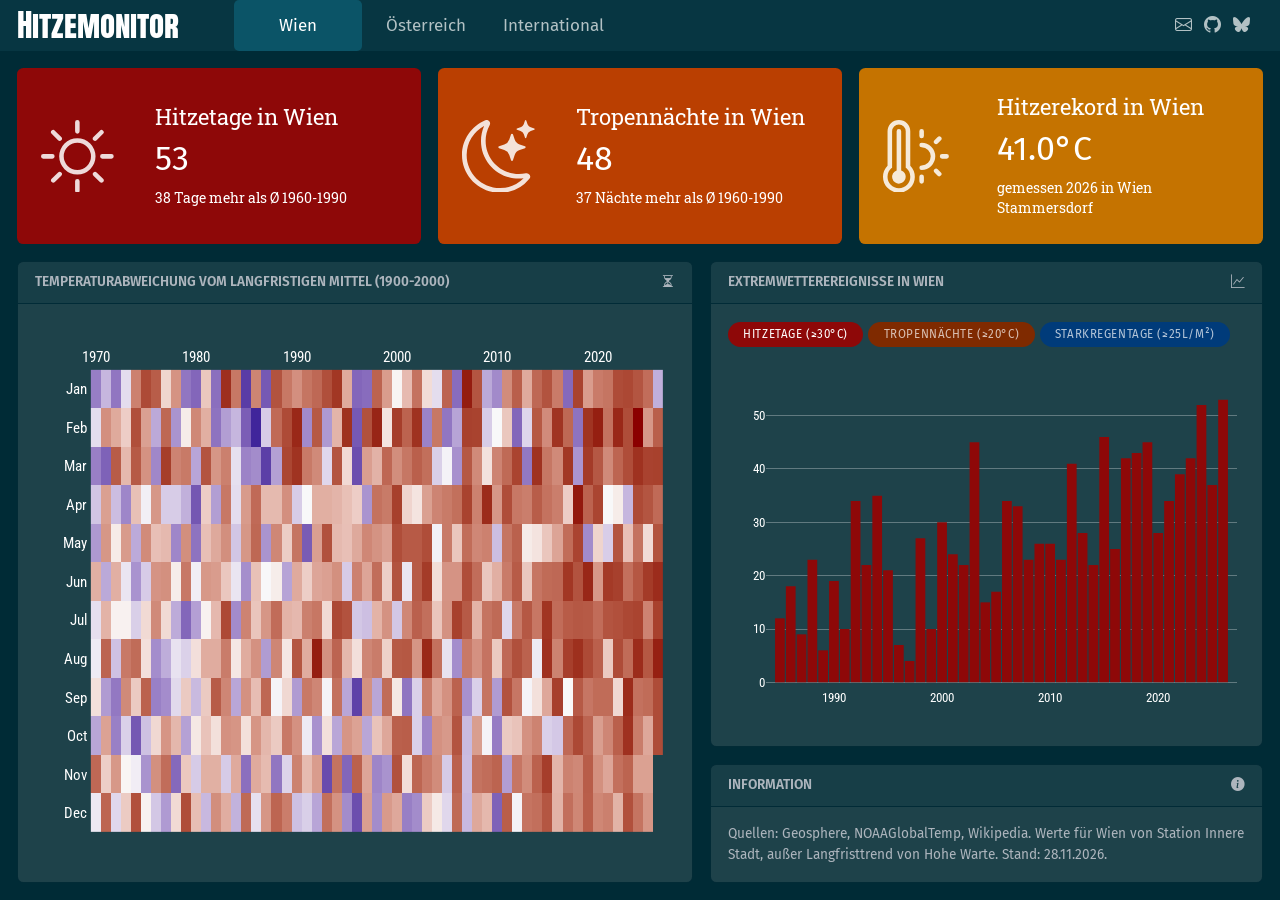
<file: index.html>
<!DOCTYPE html>
<html xmlns="http://www.w3.org/1999/xhtml" lang="en" xml:lang="en"><head>

<meta charset="utf-8">
<meta name="generator" content="quarto-1.11.9">

<meta name="viewport" content="width=device-width, initial-scale=1.0, user-scalable=yes">


<title>Hitzemonitor</title>
<style>
/* Default styles provided by pandoc.
** See https://pandoc.org/MANUAL.html#variables-for-html for config info.
*/
span.smallcaps{font-variant: small-caps;}
div.columns{display: flex; gap: 1.5em;}
div.column{flex: auto;}
@media screen {
div.columns{gap: min(4vw, 1.5em);}
div.column{overflow-x: auto;}
}
div.hanging-indent{margin-left: 1.5em; text-indent: -1.5em;}
ul.task-list{list-style: none;}
ul.task-list li input[type="checkbox"] {
  width: 0.8em;
  margin: 0 0.8em 0.2em -1em; /* quarto-specific, see https://github.com/quarto-dev/quarto-cli/issues/4556 */ 
  vertical-align: middle;
}
</style>


<script src="heat_dashboard_files/libs/clipboard/clipboard.min.js"></script>
<script src="heat_dashboard_files/libs/quarto-html/quarto.js" type="module"></script>
<script src="heat_dashboard_files/libs/quarto-html/tabsets/tabsets.js" type="module"></script>
<script src="heat_dashboard_files/libs/quarto-html/scrollable-regions/scrollable-regions.js" type="module"></script>
<script src="heat_dashboard_files/libs/quarto-html/popper.min.js"></script>
<script src="heat_dashboard_files/libs/quarto-html/tippy.umd.min.js"></script>
<script src="heat_dashboard_files/libs/quarto-html/anchor.min.js"></script>
<link href="heat_dashboard_files/libs/quarto-html/tippy.css" rel="stylesheet">
<link href="heat_dashboard_files/libs/quarto-html/quarto-syntax-highlighting-63b5708e65d6cd79cd7618c58d0c21e7.css" rel="stylesheet" class="quarto-color-scheme" id="quarto-text-highlighting-styles">
<link href="heat_dashboard_files/libs/quarto-html/quarto-syntax-highlighting-dark-447e42e69aaa9833c0ba1b986f430b20.css" rel="stylesheet" class="quarto-color-scheme quarto-color-alternate" id="quarto-text-highlighting-styles">
<link href="heat_dashboard_files/libs/quarto-html/quarto-syntax-highlighting-63b5708e65d6cd79cd7618c58d0c21e7.css" rel="stylesheet" class="quarto-color-scheme-extra" id="quarto-text-highlighting-styles">
<script src="heat_dashboard_files/libs/bootstrap/bootstrap.min.js"></script>
<link href="heat_dashboard_files/libs/bootstrap/bootstrap-icons.css" rel="stylesheet">
<link href="heat_dashboard_files/libs/bootstrap/bootstrap-05d5b7c2d4df6968c0a750b83c031371.min.css" rel="stylesheet" append-hash="true" class="quarto-color-scheme" id="quarto-bootstrap" data-mode="dark">
<link href="heat_dashboard_files/libs/bootstrap/bootstrap-dark-05d5b7c2d4df6968c0a750b83c031371.min.css" rel="stylesheet" append-hash="true" class="quarto-color-scheme quarto-color-alternate" id="quarto-bootstrap" data-mode="dark">
<link href="heat_dashboard_files/libs/bootstrap/bootstrap-05d5b7c2d4df6968c0a750b83c031371.min.css" rel="stylesheet" append-hash="true" class="quarto-color-scheme-extra" id="quarto-bootstrap" data-mode="dark">
<script src="heat_dashboard_files/libs/quarto-dashboard/quarto-dashboard.js"></script>
<script src="heat_dashboard_files/libs/quarto-dashboard/stickythead.js"></script>



<script src="heat_dashboard_files/libs/quarto-dashboard/web-components.js" type="module"></script>
<script src="heat_dashboard_files/libs/quarto-dashboard/components.js"></script>

<link href="heat_dashboard_files/libs/htmltools-fill-0.5.9/fill.css" rel="stylesheet">
<script src="heat_dashboard_files/libs/bslib-component-js-0.12.0/components.min.js"></script>
<script src="heat_dashboard_files/libs/bslib-component-js-0.12.0/web-components.min.js" type="module"></script>
<link href="heat_dashboard_files/libs/bslib-component-css-0.12.0/components.css" rel="stylesheet">
<script src="heat_dashboard_files/libs/bslib-tag-require-0.12.0/tag-require.js"></script>
<script src="heat_dashboard_files/libs/htmlwidgets-1.6.4/htmlwidgets.js"></script>
<script src="heat_dashboard_files/libs/plotly-binding-4.12.1/plotly.js"></script>
<script src="heat_dashboard_files/libs/typedarray-0.1/typedarray.min.js"></script>
<script src="heat_dashboard_files/libs/jquery-3.6.0/jquery-3.6.0.min.js"></script>
<link href="heat_dashboard_files/libs/crosstalk-1.2.2/css/crosstalk.min.css" rel="stylesheet">
<script src="heat_dashboard_files/libs/crosstalk-1.2.2/js/crosstalk.min.js"></script>
<link href="heat_dashboard_files/libs/plotly-htmlwidgets-css-2.25.2/plotly-htmlwidgets.css" rel="stylesheet">
<script src="heat_dashboard_files/libs/plotly-main-2.25.2/plotly-latest.min.js"></script>
<link href="heat_dashboard_files/libs/datatables-css-0.0.0/datatables-crosstalk.css" rel="stylesheet">
<script src="heat_dashboard_files/libs/datatables-binding-0.34.0/datatables.js"></script>
<link href="heat_dashboard_files/libs/dt-core-1.13.6/css/jquery.dataTables.min.css" rel="stylesheet">
<link href="heat_dashboard_files/libs/dt-core-1.13.6/css/jquery.dataTables.extra.css" rel="stylesheet">
<script src="heat_dashboard_files/libs/dt-core-1.13.6/js/jquery.dataTables.min.js"></script>


</head>

<body class="quarto-dashboard dashboard-fill fullcontent quarto-light"><a id="quarto-skip-link" class="visually-hidden-focusable" href="#quarto-document-content">Skip to main content</a>

<header id="quarto-dashboard-header">
<nav class="navbar navbar-expand-md slim" data-bs-theme="dark">
  <div class="navbar-container container-fluid">
    <button class="navbar-toggler" type="button" data-bs-toggle="collapse" data-bs-target="#dashboard-collapse" aria-controls="dashboard-collapse" aria-expanded="false" aria-label="Toggle navigation">
      <span class="navbar-toggler-icon"></span>
    </button>    


    <div class="navbar-brand-container">


      <div class="navbar-title">
        <div class="navbar-title-text"><a href="#">Hitzemonitor</a></div>
        
        
      </div>
    </div>
<div id="dashboard-collapse" class="navbar-collapse collapse"><ul class="navbar-nav navbar-nav-scroll me-auto" role="tablist"><li class="nav-item" role="presentation"><a id="tab-wien" class="nav-link active" data-bs-toggle="tab" role="tab" data-bs-target="#wien" data-scrolling="false" href="#wien" aria-controls="wien" aria-selected="true"><span class="nav-link-text">Wien</span></a></li><li class="nav-item" role="presentation"><a id="tab-österreich" class="nav-link" data-bs-toggle="tab" role="tab" data-bs-target="#österreich" data-scrolling="false" href="#österreich" aria-controls="österreich" aria-selected="false"><span class="nav-link-text">Österreich</span></a></li><li class="nav-item" role="presentation"><a id="tab-international" class="nav-link" data-bs-toggle="tab" role="tab" data-bs-target="#international" data-scrolling="false" href="#international" aria-controls="international" aria-selected="false"><span class="nav-link-text">International</span></a></li></ul><div class="quarto-dashboard-links"><a class="quarto-dashboard-link" href="mailto:matthias.schnetzer@akwien.at"><i class="bi bi-envelope"></i></a><a class="quarto-dashboard-link" href="https://github.com/mschnetzer"><i class="bi bi-github"></i></a><a class="quarto-dashboard-link" href="https://bsky.app/profile/matschnetzer.bsky.social"><i class="bi bi-bluesky"></i></a></div></div></div>
</nav>
</header>
<div class="page-layout-custom quarto-dashboard-content bslib-gap-spacing html-fill-container bslib-page-fill quarto-dashboard-pages" id="quarto-document-content" tabindex="-1" role="main">  

<div class="bslib-grid-item html-fill-item tab-content bslib-grid" data-layout="fill" style="display: grid; grid-template-rows: minmax(3em, 1fr); grid-auto-columns: minmax(0, 1fr);">
<div id="wien" class="dashboard-page tab-pane show active html-fill-item html-fill-container" data-orientation="rows" aria-labelledby="tab-wien">
<div class="html-fill-item html-fill-container bslib-grid" style="display: grid; grid-template-rows: minmax(3em, max-content) minmax(3em, 1fr); grid-auto-columns: minmax(0, 1fr);">
<div class="html-fill-item html-fill-container bslib-grid" style="display: grid; grid-template-columns: minmax(3em, 1fr) minmax(3em, 1fr) minmax(3em, 1fr);
grid-auto-rows: minmax(0, 1fr);">
<div class="card bslib-card bslib-mb-spacing html-fill-item html-fill-container bslib-value-box showcase-left-center" data-bslib-card-init="" data-require-bs-caller="card()" data-require-bs-version="5 5" style="color:#FFFFFF;background-color:#8e0808;--bslib-color-fg:#FFFFFF;--bslib-color-bg:#8e0808;">
<div class="card-body bslib-gap-spacing html-fill-item html-fill-container" style="margin-top:auto;margin-bottom:auto;flex:1 1 auto; padding:0;">
<div class="value-box-grid html-fill-item" style="--bslib-grid-height:auto;--bslib-grid-height-mobile:auto;---bslib-value-box-showcase-w:30%;---bslib-value-box-showcase-w-fs:1fr;---bslib-value-box-showcase-max-h:100px;---bslib-value-box-showcase-max-h-fs:67%;">
<div class="value-box-showcase html-fill-item html-fill-container"><svg xmlns="http://www.w3.org/2000/svg" viewbox="0 0 16 16" class="bi bi-sun " style="height:1em;width:1em;fill:currentColor;vertical-align:-0.125em;" aria-hidden="true" role="img"><path d="M8 11a3 3 0 1 1 0-6 3 3 0 0 1 0 6zm0 1a4 4 0 1 0 0-8 4 4 0 0 0 0 8zM8 0a.5.5 0 0 1 .5.5v2a.5.5 0 0 1-1 0v-2A.5.5 0 0 1 8 0zm0 13a.5.5 0 0 1 .5.5v2a.5.5 0 0 1-1 0v-2A.5.5 0 0 1 8 13zm8-5a.5.5 0 0 1-.5.5h-2a.5.5 0 0 1 0-1h2a.5.5 0 0 1 .5.5zM3 8a.5.5 0 0 1-.5.5h-2a.5.5 0 0 1 0-1h2A.5.5 0 0 1 3 8zm10.657-5.657a.5.5 0 0 1 0 .707l-1.414 1.415a.5.5 0 1 1-.707-.708l1.414-1.414a.5.5 0 0 1 .707 0zm-9.193 9.193a.5.5 0 0 1 0 .707L3.05 13.657a.5.5 0 0 1-.707-.707l1.414-1.414a.5.5 0 0 1 .707 0zm9.193 2.121a.5.5 0 0 1-.707 0l-1.414-1.414a.5.5 0 0 1 .707-.707l1.414 1.414a.5.5 0 0 1 0 .707zM4.464 4.465a.5.5 0 0 1-.707 0L2.343 3.05a.5.5 0 1 1 .707-.707l1.414 1.414a.5.5 0 0 1 0 .708z"></path></svg></div>
<div class="value-box-area html-fill-item html-fill-container">
<p class="value-box-title">Hitzetage in Wien</p>
<p class="value-box-value">53</p>
<p>38 Tage mehr als Ø 1960-1990</p>
</div>
</div>
</div>
<script data-bslib-card-init="">bslib.Card.initializeAllCards();</script>
<script data-bslib-card-init="">bslib.Card.initializeAllCards();</script></div><div class="card bslib-card bslib-mb-spacing html-fill-item html-fill-container bslib-value-box showcase-left-center" data-bslib-card-init="" data-require-bs-caller="card()" data-require-bs-version="5 5" style="color:#FFFFFF;background-color:#ba3f01;--bslib-color-fg:#FFFFFF;--bslib-color-bg:#ba3f01;">
<div class="card-body bslib-gap-spacing html-fill-item html-fill-container" style="margin-top:auto;margin-bottom:auto;flex:1 1 auto; padding:0;">
<div class="value-box-grid html-fill-item" style="--bslib-grid-height:auto;--bslib-grid-height-mobile:auto;---bslib-value-box-showcase-w:30%;---bslib-value-box-showcase-w-fs:1fr;---bslib-value-box-showcase-max-h:100px;---bslib-value-box-showcase-max-h-fs:67%;">
<div class="value-box-showcase html-fill-item html-fill-container"><svg xmlns="http://www.w3.org/2000/svg" viewbox="0 0 16 16" class="bi bi-moon-stars " style="height:1em;width:1em;fill:currentColor;vertical-align:-0.125em;" aria-hidden="true" role="img"><path d="M6 .278a.768.768 0 0 1 .08.858 7.208 7.208 0 0 0-.878 3.46c0 4.021 3.278 7.277 7.318 7.277.527 0 1.04-.055 1.533-.16a.787.787 0 0 1 .81.316.733.733 0 0 1-.031.893A8.349 8.349 0 0 1 8.344 16C3.734 16 0 12.286 0 7.71 0 4.266 2.114 1.312 5.124.06A.752.752 0 0 1 6 .278zM4.858 1.311A7.269 7.269 0 0 0 1.025 7.71c0 4.02 3.279 7.276 7.319 7.276a7.316 7.316 0 0 0 5.205-2.162c-.337.042-.68.063-1.029.063-4.61 0-8.343-3.714-8.343-8.29 0-1.167.242-2.278.681-3.286z"></path>
<path d="M10.794 3.148a.217.217 0 0 1 .412 0l.387 1.162c.173.518.579.924 1.097 1.097l1.162.387a.217.217 0 0 1 0 .412l-1.162.387a1.734 1.734 0 0 0-1.097 1.097l-.387 1.162a.217.217 0 0 1-.412 0l-.387-1.162A1.734 1.734 0 0 0 9.31 6.593l-1.162-.387a.217.217 0 0 1 0-.412l1.162-.387a1.734 1.734 0 0 0 1.097-1.097l.387-1.162zM13.863.099a.145.145 0 0 1 .274 0l.258.774c.115.346.386.617.732.732l.774.258a.145.145 0 0 1 0 .274l-.774.258a1.156 1.156 0 0 0-.732.732l-.258.774a.145.145 0 0 1-.274 0l-.258-.774a1.156 1.156 0 0 0-.732-.732l-.774-.258a.145.145 0 0 1 0-.274l.774-.258c.346-.115.617-.386.732-.732L13.863.1z"></path></svg></div>
<div class="value-box-area html-fill-item html-fill-container">
<p class="value-box-title">Tropennächte in Wien</p>
<p class="value-box-value">48</p>
<p>37 Nächte mehr als Ø 1960-1990</p>
</div>
</div>
</div>
<script data-bslib-card-init="">bslib.Card.initializeAllCards();</script>
<script data-bslib-card-init="">bslib.Card.initializeAllCards();</script></div><div class="card bslib-card bslib-mb-spacing html-fill-item html-fill-container bslib-value-box showcase-left-center" data-bslib-card-init="" data-require-bs-caller="card()" data-require-bs-version="5 5" style="color:#FFFFFF;background-color:#c57300;--bslib-color-fg:#FFFFFF;--bslib-color-bg:#c57300;">
<div class="card-body bslib-gap-spacing html-fill-item html-fill-container" style="margin-top:auto;margin-bottom:auto;flex:1 1 auto; padding:0;">
<div class="value-box-grid html-fill-item" style="--bslib-grid-height:auto;--bslib-grid-height-mobile:auto;---bslib-value-box-showcase-w:30%;---bslib-value-box-showcase-w-fs:1fr;---bslib-value-box-showcase-max-h:100px;---bslib-value-box-showcase-max-h-fs:67%;">
<div class="value-box-showcase html-fill-item html-fill-container"><svg xmlns="http://www.w3.org/2000/svg" viewbox="0 0 16 16" class="bi bi-thermometer-sun " style="height:1em;width:1em;fill:currentColor;vertical-align:-0.125em;" aria-hidden="true" role="img"><path d="M5 12.5a1.5 1.5 0 1 1-2-1.415V2.5a.5.5 0 0 1 1 0v8.585A1.5 1.5 0 0 1 5 12.5z"></path>
<path d="M1 2.5a2.5 2.5 0 0 1 5 0v7.55a3.5 3.5 0 1 1-5 0V2.5zM3.5 1A1.5 1.5 0 0 0 2 2.5v7.987l-.167.15a2.5 2.5 0 1 0 3.333 0L5 10.486V2.5A1.5 1.5 0 0 0 3.5 1zm5 1a.5.5 0 0 1 .5.5v1a.5.5 0 0 1-1 0v-1a.5.5 0 0 1 .5-.5zm4.243 1.757a.5.5 0 0 1 0 .707l-.707.708a.5.5 0 1 1-.708-.708l.708-.707a.5.5 0 0 1 .707 0zM8 5.5a.5.5 0 0 1 .5-.5 3 3 0 1 1 0 6 .5.5 0 0 1 0-1 2 2 0 0 0 0-4 .5.5 0 0 1-.5-.5zM12.5 8a.5.5 0 0 1 .5-.5h1a.5.5 0 1 1 0 1h-1a.5.5 0 0 1-.5-.5zm-1.172 2.828a.5.5 0 0 1 .708 0l.707.708a.5.5 0 0 1-.707.707l-.708-.707a.5.5 0 0 1 0-.708zM8.5 12a.5.5 0 0 1 .5.5v1a.5.5 0 0 1-1 0v-1a.5.5 0 0 1 .5-.5z"></path></svg></div>
<div class="value-box-area html-fill-item html-fill-container">
<p class="value-box-title">Hitzerekord in Wien</p>
<p class="value-box-value">41.0°C</p>
<p>gemessen 2026 in Wien Stammersdorf</p>
</div>
</div>
</div>
<script data-bslib-card-init="">bslib.Card.initializeAllCards();</script>
<script data-bslib-card-init="">bslib.Card.initializeAllCards();</script></div>
</div>
<div class="fill html-fill-item html-fill-container bslib-grid" data-layout="fill" style="display: grid; grid-template-columns: minmax(3em, 55fr) minmax(3em, 45fr);
grid-auto-rows: minmax(0, 1fr);">
<div class="html-fill-item html-fill-container bslib-grid" style="display: grid; grid-template-rows: minmax(3em, 1fr); grid-auto-columns: minmax(0, 1fr);">
<div class="card fill html-fill-item html-fill-container bslib-card" data-title="Temperaturabweichung vom langfristigen Mittel (1900-2000)<i class='bi bi-hourglass-split'></i>" data-fill="true" data-bslib-card-init="" data-require-bs-caller="card()">
<div class="card-header"><div class="card-title"><span style="display: inline">
Temperaturabweichung vom langfristigen Mittel (1900-2000)</span></div><i class="bi bi-hourglass-split"></i>
</div>
<div class="cell card-body html-fill-item html-fill-container">
<div class="cell-output-display html-fill-item html-fill-container">
<div class="plotly html-widget html-fill-item html-fill-container" id="htmlwidget-a8e26de8048ab43db075" style="width:100%;height:406px;"></div>
<script type="application/json" data-for="htmlwidget-a8e26de8048ab43db075">{"x":{"data":[{"x":[1970,1971,1972,1973,1974,1975,1976,1977,1978,1979,1980,1981,1982,1983,1984,1985,1986,1987,1988,1989,1990,1991,1992,1993,1994,1995,1996,1997,1998,1999,2000,2001,2002,2003,2004,2005,2006,2007,2008,2009,2010,2011,2012,2013,2014,2015,2016,2017,2018,2019,2020,2021,2022,2023,2024,2025,2026],"y":[1,2,3,4,5,6,7,8,9,10,11,12],"z":[[0.42785183314504427,0.81273307680142215,0.3922525026024542,0.57015768643587428,0.86132198867986765,0.48329281602683155,0.35895595000830283,0.26397835333121644,0.53706988739613859,0.86971914161245589,0.60046272755787622,0.32842556305560705,0.71471986834201784,0.64071621967259262,0.31422386181637085,0.80135725063207652,0.40981380584459304,0.69594920929173854,0.81273307680142215,0.75540557736999925,0.34333441416884775,0.37527561942712323,0.28785386884898556,0.78927902946201056,0.7055391393014171,0.23220127322592771,0.093717333210398865,0.67541681326236658,0.23220127322592771,0.68591939603780228,0.65285215064988034,0.20444168709749652,0.23220127322592771,0.57015768643587428,0.50162378399461371,0.3922525026024542,0.80135725063207652,0.32842556305560705,0.65285215064988034,0.61455392314796142,0.1383018861474076,0.8286379536395595,0.44622531412545036,0.77641212592731135,0.78927902946201056,0.84799033417693359,0.62796175614052407,0.78927902946201056,0.73196523830275373,0.8286379536395595,0.73196523830275373,0.74788689659133301,0.62796175614052407,0.86132198867986765,0.77641212592731135,0.69594920929173854,null],[0.80452091307964169,0.5628599686505843,0.6914376529790115,0.47486860459141439,0.43782581900005285,0.24800396190653992,0.71058742288275034,0.79264190961418368,0.15490786759717287,0.57869146067920918,0.36775825239324078,0.6349861310947128,0.6349861310947128,0.36775825239324078,0.64739925975918966,0.16900558669535298,0.64739925975918966,0.60822243185850422,0.18416147587817794,0.38444281195079671,0.74436827328878841,0.60822243185850422,0.68119672466783576,0.086603703512868474,0.77999911784201903,0.1482150495199567,0.82108463777634144,0.65921387629770734,0.21828426154286673,0.24800396190653992,0.8593569514311028,0.52917984640898652,0.8102003002952799,0.7593854936776756,0.71955741888446345,0.36775825239324078,0.82108463777634144,0.33645580367950373,0.77999911784201903,0.79264190961418368,0.81571872004788593,0.27024857135364078,0.77336158357948248,0.71955741888446345,0.82108463777634144,0.9019225870603208,0.62193819469816625,0.74436827328878841,0.72816119273645352,0.83138979431685434,0.71058742288275034,0.65921387629770734,0.78642168536967583,0.81571872004788593,0.67046736358863779,0.67046736358863779,null],[0.29022351749696318,0.66651823243965447,0.20607997788525234,0.37842083965678713,0.11578277499726682,0.34621882191136849,0.54029290898383586,0.69778588849371814,0.61712755831318467,0.27787736969681587,0.50503652762620455,0.58850453643471456,0.52292373028382544,0.7072965651699088,0.69778588849371814,0.52292373028382544,0.69778588849371814,0.61712755831318467,0.57312947583121943,0.76398990584932658,0.7072965651699088,0.43128738697333713,0.24425659454928886,0.52292373028382544,0.29022351749696318,0.69778588849371814,0.66651823243965447,0.29022351749696318,0.58850453643471456,0.65506902688349666,0.82446097860617396,0.8295930331891449,0.37842083965678713,0.2150088070903276,0.7072965651699088,0.6878412718486403,0.85338186405008609,0.33117580209386066,0.67743023412921455,0.44970583965636562,0.19751453862731894,0.57312947583121943,0.58850453643471456,0.7072965651699088,0.74157170491187563,0.37842083965678713,0.36197351306859632,0.80245595028705607,0.87850074740543271,0.81376967496715902,0.67743023412921455,0.7335163561825917,0.82446097860617396,0.92972677110669377,0.75678934093315275,0.65506902688349666,0.87049025553414661],[0.52292373028382544,0.26612568364284434,0.1892876577880985,0.72513488531639891,0.57312947583121943,0.81918901897767882,0.20607997788525234,0.23406678185092955,0.39551425724678191,0.57312947583121943,0.33117580209386094,0.57312947583121943,0.83459213185071279,0.73351635618259159,0.29022351749696351,0.70729656516990902,0.60316687231196509,0.80819488546950924,0.44970583965636596,0.5402929089838362,0.26612568364284434,0.76398990584932669,0.73351635618259159,0.44970583965636596,0.78415629340076276,0.29022351749696351,0.062485240077321758,0.70729656516990902,0.29022351749696351,0.7965434663932901,0.50503652762620488,0.18137653026875303,0.3784208396567868,0.75678934093315253,0.65506902688349689,0.70729656516990902,0.81918901897767882,0.24425659454928858,0.3784208396567868,0.77765860682278498,0.26612568364284434,0.85780486345830498,0.77094119305059283,0.44970583965636596,0.52292373028382544,0.65506902688349689,0.90068317018091892,0.46825823653247672,0.83946473988614179,0.77094119305059283,0.7965434663932901,0.7965434663932901,0.5402929089838362,0.94132405265491903,0.78415629340076276,0.7965434663932901,0.87049025553414683],[0.43237461175938902,0.81409587662817273,0.34713493467574458,0.76440965968705887,0.79689973174056217,0.5239711472502282,0.23465919438068869,0.30399215273867136,0.41423920125168223,0.37941885650419005,0.5239711472502282,0.64377635268568356,0.64377635268568356,0.75722435810364463,0.50611141240283208,0.64377635268568356,0.70784856596596957,0.2668078714353454,0.73400377915717308,0.50611141240283208,0.849126156343042,0.64377635268568356,0.96520925092506016,0.70784856596596957,0.81409587662817273,0.6179352851565465,0.5239711472502282,0.73400377915717308,0.75722435810364463,0.5580231638389872,0.83975035364050477,0.84449551840985326,0.69836269346226143,0.9470269265337603,0.78453566669025443,0.41423920125168223,0.23465919438068869,0.76440965968705887,0.70784856596596957,0.7780506132918843,0.57406273716640666,0.80280162948241895,0.86238151756842218,0.81950624591833388,0.43237461175938902,0.92990434728115079,0.74204045815213504,0.90089030491118582,0.93286865213230141,0.87477543782685108,0.82476969086215535,0.57406273716640666,0.87073311759034755,0.79689973174056217,0.94149100799297691,0.84449551840985326,0.96271728164559678],[0.40928469481719038,0.62757308221912489,0.48274447398290893,0.48274447398290893,0.37478113067853336,0.53655903034564512,0.72326367571126304,0.53655903034564512,0.30031841918120744,0.1510369994580705,0.27526824674404532,0.48274447398290893,0.61414535142557269,0.87764451986983183,0.23190816354997848,0.73984372509922536,0.58521630915278655,0.69565779031512032,0.79523159806530241,0.62757308221912489,0.61414535142557269,0.74765926131588356,0.76944748691374254,0.53655903034564512,0.88154394741215503,0.85685011915265841,0.35848175356927298,0.34288129161532327,0.62757308221912489,0.7052603328907362,0.35848175356927298,0.73171926047193314,0.82332479929686941,0.78909393763893509,0.58521630915278655,0.7052603328907362,0.89638611874480822,0.83841384387794682,0.62757308221912489,0.77621459668091464,0.80118320621825734,0.39173937320862073,0.76244325970825921,0.84319173284282778,0.76944748691374254,0.92297441397138069,0.79523159806530241,0.83351421121443448,0.84319173284282778,0.83841384387794682,0.79523159806530241,0.85240471743557411,0.86119444893100894,0.88154394741215503,0.88911032489284203,0.73984372509922536,0.89638611874480822],[0.63536381157586508,0.29515777367184692,0.63536381157586508,0.42012234899055823,0.24831907050470398,0.36824424930985084,0.70150805074417255,0.71085938800357906,0.49385448938111759,0.76670273734189853,0.43837221810301485,0.69173472484237541,0.68150777687239938,0.57915087998925097,0.42012234899055823,0.23794621131157453,0.59425042771380843,0.45686369908793173,0.49385448938111759,0.28257220243406617,0.64775862971928755,0.56334031006723928,0.65955603927295303,0.67079342989107693,0.71085938800357906,0.36824424930985084,0.7445996054115982,0.65955603927295303,0.79282369701409616,0.56334031006723928,0.85510190448721857,0.42012234899055823,0.83648828616480564,0.90882945616536859,0.52969804800737641,0.70150805074417255,0.70150805074417255,0.8679623697349399,0.79282369701409616,0.57915087998925097,0.63536381157586508,0.75960033920977577,0.83648828616480564,0.57915087998925097,0.77356196287360635,0.79884770421071227,0.80469201214510166,0.91859639743604471,0.85510190448721857,0.95061120210792693,0.69173472484237541,0.91214162459804782,0.89852938217626099,0.78660930051371758,0.84602083437615339,0.90882945616536859,0.93959010162769518],[0.26185048630382479,0.69409696952202815,0.49819822335315467,0.68398079533702927,0.29824189155525033,0.72189222776972384,0.5977336022467381,0.61195608085981323,0.22077415997136982,0.71302270719818217,0.17847746692673036,0.5977336022467381,0.65061469451418819,0.71302270719818217,0.35596316824488922,0.69409696952202815,0.80605543332819429,0.25085583504052122,0.73040243246569236,0.56716098049468078,0.77515778150938686,0.12506060447287976,0.6733854313878449,0.86051279364331967,0.61195608085981323,0.5977336022467381,0.65061469451418819,0.73040243246569236,0.70376723878653646,0.6733854313878449,0.86894489148600706,0.83764593225417316,0.83764593225417316,0.86894489148600706,0.44275076047742246,0.76131090512816701,0.58280357785436121,0.79427197589721632,0.73040243246569236,0.74644089618148435,0.34047528436690733,0.77515778150938686,0.82249427621728444,0.49819822335315467,0.51624840483186873,0.58280357785436121,0.66227563966934766,0.79427197589721632,0.88852189752706778,0.23035150448804068,0.55082105444689833,0.37215374871606727,0.85169091798044905,0.5977336022467381,0.78173655273219733,0.53382559460757228,0.85615275097196042],[0.35424189518239579,0.67220106482940756,0.33883155621485872,0.21975626780263821,0.59614212502021724,0.4407423706033462,0.69301742437149405,0.37035716155075005,0.37035716155075005,0.31013912208708722,0.11309432341057594,0.56541471978674951,0.27210412517762095,0.76759891629303179,0.40454226743903215,0.68285071399239261,0.79960980215599997,0.61044093432190971,0.61044093432190971,0.71203391232270274,0.37035716155075005,0.4592523028261663,0.63699397505149424,0.63699397505149424,0.62404891930977224,0.59614212502021724,0.56541471978674951,0.24968963028910893,0.78103054654225357,0.76052869872668527,0.89898302028108346,0.54900083727813964,0.51430321322396588,0.67220106482940756,0.73770297627040338,0.76052869872668527,0.78742024512311015,0.89180827608564517,0.7455990307682957,0.93995500056651482,0.69301742437149405,0.86849519817713217,0.76759891629303179,0.7532012395973755,0.83218301284952323,0.78103054654225357,0.7532012395973755,0.56541471978674951,0.97357349913637237,0.81657872320457481,0.88811629116225377,0.4592523028261663,0.49620955043077702,0.32413407381576637,0.87658839349865869,0.85119863203288015,0.79960980215599997],[0.20469951705573278,0.13848790942351988,0.8338087882859343,0.61496189134752699,0.83870102201848717,0.70581758485408708,0.22282450603892021,0.90359661402332536,0.74031643604982322,0.76286625424429333,0.28822654858323726,0.85267170727871799,0.69624024033741583,0.74811427789872642,0.41034333999358841,0.21356903762727461,0.23249477530342869,0.057646853339449571,0.27597705031126857,0.88558945321052962,0.92623010747981116,0.76286625424429333,0.72377566568252394,0.3927661502178843,0.85267170727871799,0.53758021404999556,0.093865281431978365,0.67573590978493592,0.62834985327020632,0.80729692255671637,0.71498660528483182,0.76985597004915352,0.82363532875810652,0.78946394760934546,0.3757706903785587,0.44677450430449034,0.24261094948842757,0.84347186205509694,0.72377566568252394,0.5201216954475284,0.74031643604982322,0.80153114035257689,0.88933051488125126,0.1880139217636029,0.92925241347183241,0.76985597004915352,0.72377566568252394,0.91686069243998858,0.25320631343761174,0.91034518238087991,0.84347186205509694,0.72377566568252394,0.81289711807392384,0.86984110430717965,0.92925241347183241,0.8929991349039339,0.89659801169995046],[0.40436731538167808,0.71194379374071615,0.64919084791926851,0.56525555860928212,0.86427396375868293,0.6720930910263202,0.29669525346450759,0.80537491307712727,0.24958390797332322,0.49602857318619825,0.72940930521663871,0.63686894905307934,0.17757047123340938,0.27198773088104056,0.32399209568462961,0.13028614859862073,0,0.37019423156867398,0.79955128439597578,0.87254476985146401,0.94823825206980039,0.22919124298559457,0.84187903123887753,0.26051648644542746,0.62391748806670577,0.92824041449059047,0.11862096262687274,0.8599999497859433,0.95358143738620005,0.51412610345524912,0.90243662128196123,0.81652508448253935,0.92824041449059047,0.21054153528249903,0.76753012166285672,0.18533313820334307,0.28403493203644398,0.89539413488926911,0.89177207227423194,0.37019423156867398,0.45906853527771163,0.58098226608953463,0.14919490608297886,0.38697557162381863,0.84187903123887753,0.72085773267208275,0.92520167859245606,0.80537491307712727,0.17757047123340938,0.92520167859245606,0.96383166109928076,0.7809662392450174,0.94823825206980039,0.86845426425898919,1,0.69291902029677976,0.82706945095680751],[0.20137220067707359,0.32328323897032157,0.18494183994155342,0.40349331673225841,0.74513836472700834,0.87635289944111849,0.83188593821860912,0.54800472768989417,0.70216942272374561,0.18494183994155342,0.14886774984162873,0.58022041225860332,0.16972983595469632,0.93402983664577621,0.76718579350574523,0.052014413306215763,0.73722421646212344,0.11834087377366406,0.8554089985672988,0.76718579350574523,0.71149262817826775,0.77402873235359682,0.80509066124570683,0.86406461700449944,0.91881616287100965,0.6485951113181827,0.14886774984162873,0.16253181903075692,0.81625666831394716,0.68223189518439231,0.47670257682107398,0.60961103496644664,0.78064438939845371,0.53090525215027751,0.40349331673225841,0.81625666831394716,0.16253181903075692,0.96863360867011539,0.85092957785227274,0.29605352716033878,0.22870961604617218,0.72042518655649457,0.82681526943049111,0.6485951113181827,0.80509066124570683,0.8554089985672988,0.76010075658736775,0.15558292073572774,0.89159094931879246,0.68223189518439231,0.76010075658736775,0.77402873235359682,0.87234432493622482,0.88027866408357314,0.85092957785227274,0.79324721514240681,0.30932939915714286]],"text":[["Dec 1970: -0.2°C","Dec 1971: +3.2°C","Dec 1972: -0.4°C","Dec 1973: +0.6°C","Dec 1974: +4.2°C","Dec 1975: +0.1°C","Dec 1976: -0.6°C","Dec 1977: -1.3°C","Dec 1978: +0.4°C","Dec 1979: +4.4°C","Dec 1980: +0.8°C","Dec 1981: -0.8°C","Dec 1982: +1.8°C","Dec 1983: +1.1°C","Dec 1984: -0.9°C","Dec 1985: +3.0°C","Dec 1986: -0.3°C","Dec 1987: +1.6°C","Dec 1988: +3.2°C","Dec 1989: +2.3°C","Dec 1990: -0.7°C","Dec 1991: -0.5°C","Dec 1992: -1.1°C","Dec 1993: +2.8°C","Dec 1994: +1.7°C","Dec 1995: -1.6°C","Dec 1996: -3.6°C","Dec 1997: +1.4°C","Dec 1998: -1.6°C","Dec 1999: +1.5°C","Dec 2000: +1.2°C","Dec 2001: -1.9°C","Dec 2002: -1.6°C","Dec 2003: +0.6°C","Dec 2004: +0.2°C","Dec 2005: -0.4°C","Dec 2006: +3.0°C","Dec 2007: -0.8°C","Dec 2008: +1.2°C","Dec 2009: +0.9°C","Dec 2010: -2.8°C","Dec 2011: +3.5°C","Dec 2012: -0.1°C","Dec 2013: +2.6°C","Dec 2014: +2.8°C","Dec 2015: +3.9°C","Dec 2016: +1.0°C","Dec 2017: +2.8°C","Dec 2018: +2.0°C","Dec 2019: +3.5°C","Dec 2020: +2.0°C","Dec 2021: +2.2°C","Dec 2022: +1.0°C","Dec 2023: +4.2°C","Dec 2024: +2.6°C","Dec 2025: +1.6°C",null],["Nov 1970: +3.1°C","Nov 1971: +0.6°C","Nov 1972: +1.6°C","Nov 1973: +0.1°C","Nov 1974: -0.1°C","Nov 1975: -1.4°C","Nov 1976: +1.8°C","Nov 1977: +2.9°C","Nov 1978: -2.5°C","Nov 1979: +0.7°C","Nov 1980: -0.5°C","Nov 1981: +1.1°C","Nov 1982: +1.1°C","Nov 1983: -0.5°C","Nov 1984: +1.2°C","Nov 1985: -2.3°C","Nov 1986: +1.2°C","Nov 1987: +0.9°C","Nov 1988: -2.1°C","Nov 1989: -0.4°C","Nov 1990: +2.2°C","Nov 1991: +0.9°C","Nov 1992: +1.5°C","Nov 1993: -3.7°C","Nov 1994: +2.7°C","Nov 1995: -2.6°C","Nov 1996: +3.4°C","Nov 1997: +1.3°C","Nov 1998: -1.7°C","Nov 1999: -1.4°C","Nov 2000: +4.2°C","Nov 2001: +0.4°C","Nov 2002: +3.2°C","Nov 2003: +2.4°C","Nov 2004: +1.9°C","Nov 2005: -0.5°C","Nov 2006: +3.4°C","Nov 2007: -0.7°C","Nov 2008: +2.7°C","Nov 2009: +2.9°C","Nov 2010: +3.3°C","Nov 2011: -1.2°C","Nov 2012: +2.6°C","Nov 2013: +1.9°C","Nov 2014: +3.4°C","Nov 2015: +5.3°C","Nov 2016: +1.0°C","Nov 2017: +2.2°C","Nov 2018: +2.0°C","Nov 2019: +3.6°C","Nov 2020: +1.8°C","Nov 2021: +1.3°C","Nov 2022: +2.8°C","Nov 2023: +3.3°C","Nov 2024: +1.4°C","Nov 2025: +1.4°C","Nov 2026: NA°C"],["Oct 1970: -1.1°C","Oct 1971: +1.3°C","Oct 1972: -1.9°C","Oct 1973: -0.5°C","Oct 1974: -3.2°C","Oct 1975: -0.7°C","Oct 1976: +0.4°C","Oct 1977: +1.6°C","Oct 1978: +0.9°C","Oct 1979: -1.2°C","Oct 1980: +0.2°C","Oct 1981: +0.7°C","Oct 1982: +0.3°C","Oct 1983: +1.7°C","Oct 1984: +1.6°C","Oct 1985: +0.3°C","Oct 1986: +1.6°C","Oct 1987: +0.9°C","Oct 1988: +0.6°C","Oct 1989: +2.4°C","Oct 1990: +1.7°C","Oct 1991: -0.2°C","Oct 1992: -1.5°C","Oct 1993: +0.3°C","Oct 1994: -1.1°C","Oct 1995: +1.6°C","Oct 1996: +1.3°C","Oct 1997: -1.1°C","Oct 1998: +0.7°C","Oct 1999: +1.2°C","Oct 2000: +3.4°C","Oct 2001: +3.5°C","Oct 2002: -0.5°C","Oct 2003: -1.8°C","Oct 2004: +1.7°C","Oct 2005: +1.5°C","Oct 2006: +4.0°C","Oct 2007: -0.8°C","Oct 2008: +1.4°C","Oct 2009: -0.1°C","Oct 2010: -2.0°C","Oct 2011: +0.6°C","Oct 2012: +0.7°C","Oct 2013: +1.7°C","Oct 2014: +2.1°C","Oct 2015: -0.5°C","Oct 2016: -0.6°C","Oct 2017: +3.0°C","Oct 2018: +4.6°C","Oct 2019: +3.2°C","Oct 2020: +1.4°C","Oct 2021: +2.0°C","Oct 2022: +3.4°C","Oct 2023: +6.1°C","Oct 2024: +2.3°C","Oct 2025: +1.2°C","Oct 2026: +4.4°C"],["Sep 1970: +0.3°C","Sep 1971: -1.3°C","Sep 1972: -2.1°C","Sep 1973: +1.9°C","Sep 1974: +0.6°C","Sep 1975: +3.3°C","Sep 1976: -1.9°C","Sep 1977: -1.6°C","Sep 1978: -0.4°C","Sep 1979: +0.6°C","Sep 1980: -0.8°C","Sep 1981: +0.6°C","Sep 1982: +3.6°C","Sep 1983: +2.0°C","Sep 1984: -1.1°C","Sep 1985: +1.7°C","Sep 1986: +0.8°C","Sep 1987: +3.1°C","Sep 1988: -0.1°C","Sep 1989: +0.4°C","Sep 1990: -1.3°C","Sep 1991: +2.4°C","Sep 1992: +2.0°C","Sep 1993: -0.1°C","Sep 1994: +2.7°C","Sep 1995: -1.1°C","Sep 1996: -4.3°C","Sep 1997: +1.7°C","Sep 1998: -1.1°C","Sep 1999: +2.9°C","Sep 2000: +0.2°C","Sep 2001: -2.2°C","Sep 2002: -0.5°C","Sep 2003: +2.3°C","Sep 2004: +1.2°C","Sep 2005: +1.7°C","Sep 2006: +3.3°C","Sep 2007: -1.5°C","Sep 2008: -0.5°C","Sep 2009: +2.6°C","Sep 2010: -1.3°C","Sep 2011: +4.1°C","Sep 2012: +2.5°C","Sep 2013: -0.1°C","Sep 2014: +0.3°C","Sep 2015: +1.2°C","Sep 2016: +5.2°C","Sep 2017: 0.0°C","Sep 2018: +3.7°C","Sep 2019: +2.5°C","Sep 2020: +2.9°C","Sep 2021: +2.9°C","Sep 2022: +0.4°C","Sep 2023: +6.5°C","Sep 2024: +2.7°C","Sep 2025: +2.9°C","Sep 2026: +4.4°C"],["Aug 1970: -0.2°C","Aug 1971: +3.2°C","Aug 1972: -0.7°C","Aug 1973: +2.4°C","Aug 1974: +2.9°C","Aug 1975: +0.3°C","Aug 1976: -1.6°C","Aug 1977: -1.0°C","Aug 1978: -0.3°C","Aug 1979: -0.5°C","Aug 1980: +0.3°C","Aug 1981: +1.1°C","Aug 1982: +1.1°C","Aug 1983: +2.3°C","Aug 1984: +0.2°C","Aug 1985: +1.1°C","Aug 1986: +1.7°C","Aug 1987: -1.3°C","Aug 1988: +2.0°C","Aug 1989: +0.2°C","Aug 1990: +3.9°C","Aug 1991: +1.1°C","Aug 1992: +7.4°C","Aug 1993: +1.7°C","Aug 1994: +3.2°C","Aug 1995: +0.9°C","Aug 1996: +0.3°C","Aug 1997: +2.0°C","Aug 1998: +2.3°C","Aug 1999: +0.5°C","Aug 2000: +3.7°C","Aug 2001: +3.8°C","Aug 2002: +1.6°C","Aug 2003: +6.7°C","Aug 2004: +2.7°C","Aug 2005: -0.3°C","Aug 2006: -1.6°C","Aug 2007: +2.4°C","Aug 2008: +1.7°C","Aug 2009: +2.6°C","Aug 2010: +0.6°C","Aug 2011: +3.0°C","Aug 2012: +4.2°C","Aug 2013: +3.3°C","Aug 2014: -0.2°C","Aug 2015: +6.1°C","Aug 2016: +2.1°C","Aug 2017: +5.2°C","Aug 2018: +6.2°C","Aug 2019: +4.5°C","Aug 2020: +3.4°C","Aug 2021: +0.6°C","Aug 2022: +4.4°C","Aug 2023: +2.9°C","Aug 2024: +6.5°C","Aug 2025: +3.8°C","Aug 2026: +7.3°C"],["Jul 1970: -0.3°C","Jul 1971: +1.0°C","Jul 1972: +0.1°C","Jul 1973: +0.1°C","Jul 1974: -0.5°C","Jul 1975: +0.4°C","Jul 1976: +1.9°C","Jul 1977: +0.4°C","Jul 1978: -1.0°C","Jul 1979: -2.6°C","Jul 1980: -1.2°C","Jul 1981: +0.1°C","Jul 1982: +0.9°C","Jul 1983: +4.6°C","Jul 1984: -1.6°C","Jul 1985: +2.1°C","Jul 1986: +0.7°C","Jul 1987: +1.6°C","Jul 1988: +2.9°C","Jul 1989: +1.0°C","Jul 1990: +0.9°C","Jul 1991: +2.2°C","Jul 1992: +2.5°C","Jul 1993: +0.4°C","Jul 1994: +4.7°C","Jul 1995: +4.1°C","Jul 1996: -0.6°C","Jul 1997: -0.7°C","Jul 1998: +1.0°C","Jul 1999: +1.7°C","Jul 2000: -0.6°C","Jul 2001: +2.0°C","Jul 2002: +3.4°C","Jul 2003: +2.8°C","Jul 2004: +0.7°C","Jul 2005: +1.7°C","Jul 2006: +5.1°C","Jul 2007: +3.7°C","Jul 2008: +1.0°C","Jul 2009: +2.6°C","Jul 2010: +3.0°C","Jul 2011: -0.4°C","Jul 2012: +2.4°C","Jul 2013: +3.8°C","Jul 2014: +2.5°C","Jul 2015: +5.9°C","Jul 2016: +2.9°C","Jul 2017: +3.6°C","Jul 2018: +3.8°C","Jul 2019: +3.7°C","Jul 2020: +2.9°C","Jul 2021: +4.0°C","Jul 2022: +4.2°C","Jul 2023: +4.7°C","Jul 2024: +4.9°C","Jul 2025: +2.1°C","Jul 2026: +5.1°C"],["Jun 1970: +1.1°C","Jun 1971: -1.0°C","Jun 1972: +1.1°C","Jun 1973: -0.2°C","Jun 1974: -1.4°C","Jun 1975: -0.5°C","Jun 1976: +1.7°C","Jun 1977: +1.8°C","Jun 1978: +0.2°C","Jun 1979: +2.5°C","Jun 1980: -0.1°C","Jun 1981: +1.6°C","Jun 1982: +1.5°C","Jun 1983: +0.7°C","Jun 1984: -0.2°C","Jun 1985: -1.5°C","Jun 1986: +0.8°C","Jun 1987: 0.0°C","Jun 1988: +0.2°C","Jun 1989: -1.1°C","Jun 1990: +1.2°C","Jun 1991: +0.6°C","Jun 1992: +1.3°C","Jun 1993: +1.4°C","Jun 1994: +1.8°C","Jun 1995: -0.5°C","Jun 1996: +2.2°C","Jun 1997: +1.3°C","Jun 1998: +2.9°C","Jun 1999: +0.6°C","Jun 2000: +4.1°C","Jun 2001: -0.2°C","Jun 2002: +3.7°C","Jun 2003: +5.5°C","Jun 2004: +0.4°C","Jun 2005: +1.7°C","Jun 2006: +1.7°C","Jun 2007: +4.4°C","Jun 2008: +2.9°C","Jun 2009: +0.7°C","Jun 2010: +1.1°C","Jun 2011: +2.4°C","Jun 2012: +3.7°C","Jun 2013: +0.7°C","Jun 2014: +2.6°C","Jun 2015: +3.0°C","Jun 2016: +3.1°C","Jun 2017: +5.8°C","Jun 2018: +4.1°C","Jun 2019: +6.9°C","Jun 2020: +1.6°C","Jun 2021: +5.6°C","Jun 2022: +5.2°C","Jun 2023: +2.8°C","Jun 2024: +3.9°C","Jun 2025: +5.5°C","Jun 2026: +6.5°C"],["May 1970: -1.3°C","May 1971: +1.6°C","May 1972: +0.2°C","May 1973: +1.5°C","May 1974: -1.0°C","May 1975: +1.9°C","May 1976: +0.8°C","May 1977: +0.9°C","May 1978: -1.7°C","May 1979: +1.8°C","May 1980: -2.2°C","May 1981: +0.8°C","May 1982: +1.2°C","May 1983: +1.8°C","May 1984: -0.6°C","May 1985: +1.6°C","May 1986: +3.1°C","May 1987: -1.4°C","May 1988: +2.0°C","May 1989: +0.6°C","May 1990: +2.6°C","May 1991: -3.0°C","May 1992: +1.4°C","May 1993: +4.2°C","May 1994: +0.9°C","May 1995: +0.8°C","May 1996: +1.2°C","May 1997: +2.0°C","May 1998: +1.7°C","May 1999: +1.4°C","May 2000: +4.4°C","May 2001: +3.7°C","May 2002: +3.7°C","May 2003: +4.4°C","May 2004: -0.1°C","May 2005: +2.4°C","May 2006: +0.7°C","May 2007: +2.9°C","May 2008: +2.0°C","May 2009: +2.2°C","May 2010: -0.7°C","May 2011: +2.6°C","May 2012: +3.4°C","May 2013: +0.2°C","May 2014: +0.3°C","May 2015: +0.7°C","May 2016: +1.3°C","May 2017: +2.9°C","May 2018: +4.9°C","May 2019: -1.6°C","May 2020: +0.5°C","May 2021: -0.5°C","May 2022: +4.0°C","May 2023: +0.8°C","May 2024: +2.7°C","May 2025: +0.4°C","May 2026: +4.1°C"],["Apr 1970: -0.6°C","Apr 1971: +1.4°C","Apr 1972: -0.7°C","Apr 1973: -1.7°C","Apr 1974: +0.8°C","Apr 1975: -0.1°C","Apr 1976: +1.6°C","Apr 1977: -0.5°C","Apr 1978: -0.5°C","Apr 1979: -0.9°C","Apr 1980: -3.2°C","Apr 1981: +0.6°C","Apr 1982: -1.2°C","Apr 1983: +2.5°C","Apr 1984: -0.3°C","Apr 1985: +1.5°C","Apr 1986: +3.0°C","Apr 1987: +0.9°C","Apr 1988: +0.9°C","Apr 1989: +1.8°C","Apr 1990: -0.5°C","Apr 1991: 0.0°C","Apr 1992: +1.1°C","Apr 1993: +1.1°C","Apr 1994: +1.0°C","Apr 1995: +0.8°C","Apr 1996: +0.6°C","Apr 1997: -1.4°C","Apr 1998: +2.7°C","Apr 1999: +2.4°C","Apr 2000: +5.2°C","Apr 2001: +0.5°C","Apr 2002: +0.3°C","Apr 2003: +1.4°C","Apr 2004: +2.1°C","Apr 2005: +2.4°C","Apr 2006: +2.8°C","Apr 2007: +5.0°C","Apr 2008: +2.2°C","Apr 2009: +6.5°C","Apr 2010: +1.6°C","Apr 2011: +4.4°C","Apr 2012: +2.5°C","Apr 2013: +2.3°C","Apr 2014: +3.6°C","Apr 2015: +2.7°C","Apr 2016: +2.3°C","Apr 2017: +0.6°C","Apr 2018: +7.8°C","Apr 2019: +3.3°C","Apr 2020: +4.9°C","Apr 2021: 0.0°C","Apr 2022: +0.2°C","Apr 2023: -0.8°C","Apr 2024: +4.6°C","Apr 2025: +4.0°C","Apr 2026: +3.0°C"],["Mar 1970: -1.9°C","Mar 1971: -2.8°C","Mar 1972: +3.6°C","Mar 1973: +0.9°C","Mar 1974: +3.7°C","Mar 1975: +1.7°C","Mar 1976: -1.7°C","Mar 1977: +5.3°C","Mar 1978: +2.1°C","Mar 1979: +2.4°C","Mar 1980: -1.1°C","Mar 1981: +4.0°C","Mar 1982: +1.6°C","Mar 1983: +2.2°C","Mar 1984: -0.3°C","Mar 1985: -1.8°C","Mar 1986: -1.6°C","Mar 1987: -4.4°C","Mar 1988: -1.2°C","Mar 1989: +4.8°C","Mar 1990: +6.0°C","Mar 1991: +2.4°C","Mar 1992: +1.9°C","Mar 1993: -0.4°C","Mar 1994: +4.0°C","Mar 1995: +0.4°C","Mar 1996: -3.6°C","Mar 1997: +1.4°C","Mar 1998: +1.0°C","Mar 1999: +3.1°C","Mar 2000: +1.8°C","Mar 2001: +2.5°C","Mar 2002: +3.4°C","Mar 2003: +2.8°C","Mar 2004: -0.5°C","Mar 2005: -0.1°C","Mar 2006: -1.5°C","Mar 2007: +3.8°C","Mar 2008: +1.9°C","Mar 2009: +0.3°C","Mar 2010: +2.1°C","Mar 2011: +3.0°C","Mar 2012: +4.9°C","Mar 2013: -2.1°C","Mar 2014: +6.1°C","Mar 2015: +2.5°C","Mar 2016: +1.9°C","Mar 2017: +5.7°C","Mar 2018: -1.4°C","Mar 2019: +5.5°C","Mar 2020: +3.8°C","Mar 2021: +1.9°C","Mar 2022: +3.2°C","Mar 2023: +4.4°C","Mar 2024: +6.1°C","Mar 2025: +5.0°C","Mar 2026: +5.1°C"],["Feb 1970: -0.3°C","Feb 1971: +1.8°C","Feb 1972: +1.2°C","Feb 1973: +0.6°C","Feb 1974: +4.3°C","Feb 1975: +1.4°C","Feb 1976: -1.0°C","Feb 1977: +3.1°C","Feb 1978: -1.4°C","Feb 1979: +0.2°C","Feb 1980: +2.0°C","Feb 1981: +1.1°C","Feb 1982: -2.2°C","Feb 1983: -1.2°C","Feb 1984: -0.8°C","Feb 1985: -2.9°C","Feb 1986: -6.0°C","Feb 1987: -0.5°C","Feb 1988: +3.0°C","Feb 1989: +4.5°C","Feb 1990: +6.8°C","Feb 1991: -1.6°C","Feb 1992: +3.8°C","Feb 1993: -1.3°C","Feb 1994: +1.0°C","Feb 1995: +6.1°C","Feb 1996: -3.1°C","Feb 1997: +4.2°C","Feb 1998: +7.0°C","Feb 1999: +0.3°C","Feb 2000: +5.3°C","Feb 2001: +3.3°C","Feb 2002: +6.1°C","Feb 2003: -1.8°C","Feb 2004: +2.5°C","Feb 2005: -2.1°C","Feb 2006: -1.1°C","Feb 2007: +5.1°C","Feb 2008: +5.0°C","Feb 2009: -0.5°C","Feb 2010: 0.0°C","Feb 2011: +0.7°C","Feb 2012: -2.6°C","Feb 2013: -0.4°C","Feb 2014: +3.8°C","Feb 2015: +1.9°C","Feb 2016: +6.0°C","Feb 2017: +3.1°C","Feb 2018: -2.2°C","Feb 2019: +6.0°C","Feb 2020: +7.4°C","Feb 2021: +2.7°C","Feb 2022: +6.8°C","Feb 2023: +4.4°C","Feb 2024: +9.0°C","Feb 2025: +1.6°C","Feb 2026: +3.5°C"],["Jan 1970: -1.9°C","Jan 1971: -0.8°C","Jan 1972: -2.1°C","Jan 1973: -0.3°C","Jan 1974: +2.2°C","Jan 1975: +4.6°C","Jan 1976: +3.6°C","Jan 1977: +0.5°C","Jan 1978: +1.7°C","Jan 1979: -2.1°C","Jan 1980: -2.6°C","Jan 1981: +0.7°C","Jan 1982: -2.3°C","Jan 1983: +6.3°C","Jan 1984: +2.5°C","Jan 1985: -4.5°C","Jan 1986: +2.1°C","Jan 1987: -3.1°C","Jan 1988: +4.1°C","Jan 1989: +2.5°C","Jan 1990: +1.8°C","Jan 1991: +2.6°C","Jan 1992: +3.1°C","Jan 1993: +4.3°C","Jan 1994: +5.8°C","Jan 1995: +1.2°C","Jan 1996: -2.6°C","Jan 1997: -2.4°C","Jan 1998: +3.3°C","Jan 1999: +1.5°C","Jan 2000: +0.1°C","Jan 2001: +0.9°C","Jan 2002: +2.7°C","Jan 2003: +0.4°C","Jan 2004: -0.3°C","Jan 2005: +3.3°C","Jan 2006: -2.4°C","Jan 2007: +7.6°C","Jan 2008: +4.0°C","Jan 2009: -1.0°C","Jan 2010: -1.6°C","Jan 2011: +1.9°C","Jan 2012: +3.5°C","Jan 2013: +1.2°C","Jan 2014: +3.1°C","Jan 2015: +4.1°C","Jan 2016: +2.4°C","Jan 2017: -2.5°C","Jan 2018: +5.0°C","Jan 2019: +1.5°C","Jan 2020: +2.4°C","Jan 2021: +2.6°C","Jan 2022: +4.5°C","Jan 2023: +4.7°C","Jan 2024: +4.0°C","Jan 2025: +2.9°C","Jan 2026: -0.9°C"]],"colorscale":[[0,"#40259B"],[0.052014413306215763,"#5A3CA6"],[0.057646853339449571,"#5C3FA7"],[0.062485240077321758,"#5E41A8"],[0.086603703512868474,"#694BAD"],[0.093717333210398865,"#6C4EAE"],[0.093865281431978365,"#6C4EAE"],[0.11309432341057594,"#7457B2"],[0.11578277499726682,"#7558B3"],[0.11834087377366406,"#7659B4"],[0.11862096262687274,"#7659B4"],[0.12506060447287976,"#795CB5"],[0.13028614859862073,"#7B5EB6"],[0.1383018861474076,"#7E62B8"],[0.13848790942351988,"#7E62B8"],[0.1482150495199567,"#8266BA"],[0.14886774984162873,"#8366BA"],[0.14919490608297886,"#8366BA"],[0.1510369994580705,"#8367BA"],[0.15490786759717287,"#8569BB"],[0.15558292073572774,"#8569BB"],[0.16253181903075692,"#886CBD"],[0.16900558669535298,"#8B6FBE"],[0.16972983595469632,"#8B6FBE"],[0.17757047123340938,"#8E73C0"],[0.17847746692673036,"#8E73C0"],[0.18137653026875303,"#8F75C1"],[0.18416147587817794,"#9176C1"],[0.18494183994155342,"#9176C1"],[0.18533313820334307,"#9176C2"],[0.1880139217636029,"#9278C2"],[0.1892876577880985,"#9378C2"],[0.19751453862731894,"#967CC4"],[0.20137220067707359,"#977EC5"],[0.20444168709749652,"#987FC5"],[0.20469951705573278,"#997FC6"],[0.20607997788525234,"#9980C6"],[0.21054153528249903,"#9B82C7"],[0.21356903762727461,"#9C83C7"],[0.2150088070903276,"#9D84C8"],[0.21828426154286673,"#9E85C8"],[0.21975626780263821,"#9E86C9"],[0.22077415997136982,"#9F86C9"],[0.22282450603892021,"#A087C9"],[0.22870961604617218,"#A28ACA"],[0.22919124298559457,"#A28ACB"],[0.23035150448804068,"#A28BCB"],[0.23190816354997848,"#A38BCB"],[0.23220127322592771,"#A38CCB"],[0.23249477530342869,"#A38CCB"],[0.23406678185092955,"#A48CCC"],[0.23465919438068869,"#A48DCC"],[0.23794621131157453,"#A58ECC"],[0.24261094948842757,"#A790CD"],[0.24425659454928858,"#A891CE"],[0.24425659454928886,"#A891CE"],[0.24800396190653992,"#A993CE"],[0.24831907050470398,"#A993CF"],[0.24958390797332322,"#AA94CF"],[0.24968963028910893,"#AA94CF"],[0.25085583504052122,"#AA94CF"],[0.25320631343761174,"#AB95D0"],[0.26051648644542746,"#AE99D1"],[0.26185048630382479,"#AE99D1"],[0.26397835333121644,"#AF9AD2"],[0.26612568364284434,"#B09BD2"],[0.2668078714353454,"#B09CD2"],[0.27024857135364078,"#B29DD3"],[0.27198773088104056,"#B29ED3"],[0.27210412517762095,"#B29ED3"],[0.27526824674404532,"#B49FD4"],[0.27597705031126857,"#B4A0D4"],[0.27787736969681587,"#B5A1D5"],[0.28257220243406617,"#B6A3D6"],[0.28403493203644398,"#B7A4D6"],[0.28785386884898556,"#B8A5D7"],[0.28822654858323726,"#B8A5D7"],[0.29022351749696318,"#B9A6D7"],[0.29022351749696351,"#B9A6D7"],[0.29515777367184692,"#BBA9D8"],[0.29605352716033878,"#BBA9D8"],[0.29669525346450759,"#BCA9D8"],[0.29824189155525033,"#BCAAD9"],[0.30031841918120744,"#BDABD9"],[0.30399215273867136,"#BEADDA"],[0.30932939915714286,"#C0AFDB"],[0.31013912208708722,"#C1B0DB"],[0.31422386181637085,"#C2B2DC"],[0.32328323897032157,"#C6B6DE"],[0.32399209568462961,"#C6B6DE"],[0.32413407381576637,"#C6B6DE"],[0.32842556305560705,"#C8B8DF"],[0.33117580209386066,"#C9BADF"],[0.33117580209386094,"#C9BADF"],[0.33645580367950373,"#CBBCE0"],[0.33883155621485872,"#CCBDE1"],[0.34047528436690733,"#CCBEE1"],[0.34288129161532327,"#CDBFE2"],[0.34333441416884775,"#CDC0E2"],[0.34621882191136849,"#CEC1E2"],[0.34713493467574458,"#CFC1E3"],[0.35424189518239579,"#D1C5E4"],[0.35596316824488922,"#D2C6E4"],[0.35848175356927298,"#D3C7E5"],[0.35895595000830283,"#D3C7E5"],[0.36197351306859632,"#D4C8E6"],[0.36775825239324078,"#D6CBE7"],[0.36824424930985084,"#D7CBE7"],[0.37019423156867398,"#D7CCE7"],[0.37035716155075005,"#D7CCE7"],[0.37215374871606727,"#D8CDE8"],[0.37478113067853336,"#D9CFE8"],[0.37527561942712323,"#D9CFE8"],[0.3757706903785587,"#D9CFE8"],[0.3784208396567868,"#DAD0E9"],[0.37842083965678713,"#DAD0E9"],[0.37941885650419005,"#DBD1E9"],[0.38444281195079671,"#DDD3EA"],[0.38697557162381863,"#DED5EB"],[0.39173937320862073,"#DFD7EC"],[0.3922525026024542,"#E0D7EC"],[0.3927661502178843,"#E0D7EC"],[0.39551425724678191,"#E1D9EC"],[0.40349331673225841,"#E4DDEE"],[0.40436731538167808,"#E4DDEE"],[0.40454226743903215,"#E4DDEE"],[0.40928469481719038,"#E6DFEF"],[0.40981380584459304,"#E6E0EF"],[0.41034333999358841,"#E6E0EF"],[0.41423920125168223,"#E8E2F0"],[0.42012234899055823,"#EAE5F1"],[0.42785183314504427,"#EDE8F3"],[0.43128738697333713,"#EEEAF4"],[0.43237461175938902,"#EEEBF4"],[0.43782581900005285,"#F1EDF5"],[0.43837221810301485,"#F1EEF5"],[0.4407423706033462,"#F2EFF5"],[0.44275076047742246,"#F2F0F6"],[0.44622531412545036,"#F4F2F7"],[0.44677450430449034,"#F4F2F7"],[0.44970583965636562,"#F5F3F7"],[0.44970583965636596,"#F5F3F7"],[0.45686369908793173,"#F8F7F9"],[0.45906853527771163,"#F8F8F9"],[0.4592523028261663,"#F8F8F9"],[0.46825823653247672,"#F9F8F7"],[0.47486860459141439,"#F9F5F4"],[0.47670257682107398,"#F8F4F3"],[0.48274447398290893,"#F8F1F0"],[0.48329281602683155,"#F8F1F0"],[0.49385448938111759,"#F6EDEA"],[0.49602857318619825,"#F6ECE9"],[0.49620955043077702,"#F6ECE9"],[0.49819822335315467,"#F6EBE8"],[0.50162378399461371,"#F5E9E6"],[0.50503652762620455,"#F5E8E4"],[0.50503652762620488,"#F5E8E4"],[0.50611141240283208,"#F5E7E4"],[0.51412610345524912,"#F4E4E0"],[0.51430321322396588,"#F4E4E0"],[0.51624840483186873,"#F4E3DF"],[0.5201216954475284,"#F3E1DD"],[0.52292373028382544,"#F3E0DB"],[0.5239711472502282,"#F3DFDB"],[0.52917984640898652,"#F2DDD8"],[0.52969804800737641,"#F2DDD8"],[0.53090525215027751,"#F2DCD7"],[0.53382559460757228,"#F1DBD6"],[0.53655903034564512,"#F1DAD4"],[0.53706988739613859,"#F1DAD4"],[0.53758021404999556,"#F1D9D4"],[0.54029290898383586,"#F0D8D2"],[0.5402929089838362,"#F0D8D2"],[0.54800472768989417,"#EFD5CE"],[0.54900083727813964,"#EFD4CE"],[0.55082105444689833,"#EFD4CD"],[0.5580231638389872,"#EED1C9"],[0.5628599686505843,"#EDCEC7"],[0.56334031006723928,"#EDCEC7"],[0.56525555860928212,"#EDCDC6"],[0.56541471978674951,"#EDCDC6"],[0.56716098049468078,"#ECCDC5"],[0.57015768643587428,"#ECCBC3"],[0.57312947583121943,"#EBCAC2"],[0.57406273716640666,"#EBCAC1"],[0.57869146067920918,"#EBC8BF"],[0.57915087998925097,"#EAC7BF"],[0.58022041225860332,"#EAC7BE"],[0.58098226608953463,"#EAC7BE"],[0.58280357785436121,"#EAC6BD"],[0.58521630915278655,"#EAC5BC"],[0.58850453643471456,"#E9C3BA"],[0.59425042771380843,"#E8C1B7"],[0.59614212502021724,"#E8C0B6"],[0.5977336022467381,"#E8BFB6"],[0.60046272755787622,"#E7BEB4"],[0.60316687231196509,"#E7BDB3"],[0.60822243185850422,"#E6BBB0"],[0.60961103496644664,"#E6BAB0"],[0.61044093432190971,"#E5BAAF"],[0.61195608085981323,"#E5B9AF"],[0.61414535142557269,"#E5B8AE"],[0.61455392314796142,"#E5B8AD"],[0.61496189134752699,"#E5B8AD"],[0.61712755831318467,"#E4B7AC"],[0.6179352851565465,"#E4B7AC"],[0.62193819469816625,"#E3B5AA"],[0.62391748806670577,"#E3B4A9"],[0.62404891930977224,"#E3B4A9"],[0.62757308221912489,"#E3B3A7"],[0.62796175614052407,"#E2B3A7"],[0.62834985327020632,"#E2B2A7"],[0.6349861310947128,"#E1B0A3"],[0.63536381157586508,"#E1AFA3"],[0.63686894905307934,"#E1AFA2"],[0.63699397505149424,"#E1AFA2"],[0.64071621967259262,"#E0ADA1"],[0.64377635268568356,"#E0AC9F"],[0.64739925975918966,"#DFAA9D"],[0.64775862971928755,"#DFAA9D"],[0.6485951113181827,"#DFAA9D"],[0.64919084791926851,"#DFAA9C"],[0.65061469451418819,"#DEA99C"],[0.65285215064988034,"#DEA89B"],[0.65506902688349666,"#DEA79A"],[0.65506902688349689,"#DEA79A"],[0.65921387629770734,"#DDA598"],[0.65955603927295303,"#DDA598"],[0.66227563966934766,"#DCA496"],[0.66651823243965447,"#DCA294"],[0.67046736358863779,"#DBA192"],[0.67079342989107693,"#DBA092"],[0.6720930910263202,"#DAA092"],[0.67220106482940756,"#DAA091"],[0.6733854313878449,"#DA9F91"],[0.67541681326236658,"#DA9E90"],[0.67573590978493592,"#DA9E90"],[0.67743023412921455,"#D99E8F"],[0.68119672466783576,"#D99C8D"],[0.68150777687239938,"#D99C8D"],[0.68223189518439231,"#D99C8D"],[0.68285071399239261,"#D89B8C"],[0.68398079533702927,"#D89B8C"],[0.68591939603780228,"#D89A8B"],[0.6878412718486403,"#D7998A"],[0.6914376529790115,"#D79888"],[0.69173472484237541,"#D79888"],[0.69291902029677976,"#D69788"],[0.69301742437149405,"#D69788"],[0.69409696952202815,"#D69787"],[0.69565779031512032,"#D69686"],[0.69594920929173854,"#D69686"],[0.69624024033741583,"#D69686"],[0.69778588849371814,"#D69585"],[0.69836269346226143,"#D59585"],[0.70150805074417255,"#D59384"],[0.70216942272374561,"#D59383"],[0.70376723878653646,"#D49383"],[0.7052603328907362,"#D49282"],[0.7055391393014171,"#D49282"],[0.70581758485408708,"#D49282"],[0.7072965651699088,"#D49181"],[0.70729656516990902,"#D49181"],[0.70784856596596957,"#D49181"],[0.71058742288275034,"#D3907F"],[0.71085938800357906,"#D3907F"],[0.71149262817826775,"#D38F7F"],[0.71194379374071615,"#D38F7F"],[0.71203391232270274,"#D38F7F"],[0.71302270719818217,"#D28F7E"],[0.71471986834201784,"#D28E7D"],[0.71498660528483182,"#D28E7D"],[0.71955741888446345,"#D18C7B"],[0.72042518655649457,"#D18C7B"],[0.72085773267208275,"#D18B7B"],[0.72189222776972384,"#D18B7A"],[0.72326367571126304,"#D08A79"],[0.72377566568252394,"#D08A79"],[0.72513488531639891,"#D08A79"],[0.72816119273645352,"#CF8877"],[0.72940930521663871,"#CF8877"],[0.73040243246569236,"#CF8776"],[0.73171926047193314,"#CF8776"],[0.73196523830275373,"#CF8775"],[0.73351635618259159,"#CE8675"],[0.7335163561825917,"#CE8675"],[0.73400377915717308,"#CE8675"],[0.73722421646212344,"#CD8573"],[0.73770297627040338,"#CD8473"],[0.73984372509922536,"#CD8372"],[0.74031643604982322,"#CD8372"],[0.74157170491187563,"#CD8371"],[0.74204045815213504,"#CC8371"],[0.74436827328878841,"#CC8270"],[0.7445996054115982,"#CC8170"],[0.74513836472700834,"#CC816F"],[0.7455990307682957,"#CC816F"],[0.74644089618148435,"#CC816F"],[0.74765926131588356,"#CB806E"],[0.74788689659133301,"#CB806E"],[0.74811427789872642,"#CB806E"],[0.7532012395973755,"#CA7E6C"],[0.75540557736999925,"#CA7D6B"],[0.75678934093315253,"#C97C6A"],[0.75678934093315275,"#C97C6A"],[0.75722435810364463,"#C97C6A"],[0.7593854936776756,"#C97B69"],[0.75960033920977577,"#C97B69"],[0.76010075658736775,"#C97B69"],[0.76052869872668527,"#C87B68"],[0.76131090512816701,"#C87A68"],[0.76244325970825921,"#C87A68"],[0.76286625424429333,"#C87A67"],[0.76398990584932658,"#C87967"],[0.76398990584932669,"#C87967"],[0.76440965968705887,"#C87967"],[0.76670273734189853,"#C77866"],[0.76718579350574523,"#C77865"],[0.76753012166285672,"#C77865"],[0.76759891629303179,"#C77865"],[0.76944748691374254,"#C77764"],[0.76985597004915352,"#C67764"],[0.77094119305059283,"#C67664"],[0.77336158357948248,"#C67563"],[0.77356196287360635,"#C67563"],[0.77402873235359682,"#C57562"],[0.77515778150938686,"#C57562"],[0.77621459668091464,"#C57461"],[0.77641212592731135,"#C57461"],[0.77765860682278498,"#C57461"],[0.7780506132918843,"#C57361"],[0.77999911784201903,"#C47360"],[0.78064438939845371,"#C4725F"],[0.7809662392450174,"#C4725F"],[0.78103054654225357,"#C4725F"],[0.78173655273219733,"#C4725F"],[0.78415629340076276,"#C3715E"],[0.78453566669025443,"#C3715E"],[0.78642168536967583,"#C3705D"],[0.78660930051371758,"#C3705D"],[0.78742024512311015,"#C2705C"],[0.78909393763893509,"#C26F5C"],[0.78927902946201056,"#C26F5C"],[0.78946394760934546,"#C26F5B"],[0.79264190961418368,"#C16D5A"],[0.79282369701409616,"#C16D5A"],[0.79324721514240681,"#C16D5A"],[0.79427197589721632,"#C16D59"],[0.79523159806530241,"#C16C59"],[0.7965434663932901,"#C06C58"],[0.79689973174056217,"#C06C58"],[0.79884770421071227,"#C06B57"],[0.79955128439597578,"#C06A57"],[0.79960980215599997,"#C06A57"],[0.80118320621825734,"#BF6A56"],[0.80135725063207652,"#BF6A56"],[0.80153114035257689,"#BF6A56"],[0.80245595028705607,"#BF6956"],[0.80280162948241895,"#BF6956"],[0.80452091307964169,"#BF6855"],[0.80469201214510166,"#BE6855"],[0.80509066124570683,"#BE6855"],[0.80537491307712727,"#BE6854"],[0.80605543332819429,"#BE6854"],[0.80729692255671637,"#BE6754"],[0.80819488546950924,"#BE6753"],[0.8102003002952799,"#BD6652"],[0.81273307680142215,"#BD6551"],[0.81289711807392384,"#BD6551"],[0.81376967496715902,"#BC6451"],[0.81409587662817273,"#BC6451"],[0.81571872004788593,"#BC6450"],[0.81625666831394716,"#BC6350"],[0.81652508448253935,"#BC634F"],[0.81657872320457481,"#BC634F"],[0.81918901897767882,"#BB624E"],[0.81950624591833388,"#BB624E"],[0.82108463777634144,"#BB614D"],[0.82249427621728444,"#BA614D"],[0.82332479929686941,"#BA604D"],[0.82363532875810652,"#BA604C"],[0.82446097860617396,"#BA604C"],[0.82476969086215535,"#BA604C"],[0.82681526943049111,"#B95F4B"],[0.82706945095680751,"#B95F4B"],[0.8286379536395595,"#B95E4A"],[0.8295930331891449,"#B95E4A"],[0.83138979431685434,"#B85D49"],[0.83188593821860912,"#B85D49"],[0.83218301284952323,"#B85D49"],[0.83351421121443448,"#B85C48"],[0.8338087882859343,"#B85C48"],[0.83459213185071279,"#B75C48"],[0.83648828616480564,"#B75B47"],[0.83764593225417316,"#B75A46"],[0.83841384387794682,"#B65A46"],[0.83870102201848717,"#B65A46"],[0.83946473988614179,"#B65A46"],[0.83975035364050477,"#B65A45"],[0.84187903123887753,"#B65944"],[0.84319173284282778,"#B55844"],[0.84347186205509694,"#B55844"],[0.84449551840985326,"#B55843"],[0.84602083437615339,"#B55743"],[0.84799033417693359,"#B45642"],[0.849126156343042,"#B45641"],[0.85092957785227274,"#B35541"],[0.85119863203288015,"#B35541"],[0.85169091798044905,"#B35440"],[0.85240471743557411,"#B35440"],[0.85267170727871799,"#B35440"],[0.85338186405008609,"#B35440"],[0.85510190448721857,"#B2533F"],[0.8554089985672988,"#B2533F"],[0.85615275097196042,"#B2533E"],[0.85685011915265841,"#B2523E"],[0.85780486345830498,"#B2523E"],[0.8593569514311028,"#B1513D"],[0.8599999497859433,"#B1513D"],[0.86051279364331967,"#B1513D"],[0.86119444893100894,"#B1503C"],[0.86132198867986765,"#B1503C"],[0.86238151756842218,"#B0503C"],[0.86406461700449944,"#B04F3B"],[0.86427396375868293,"#B04F3B"],[0.8679623697349399,"#AF4D39"],[0.86845426425898919,"#AF4D39"],[0.86849519817713217,"#AF4D39"],[0.86894489148600706,"#AF4D39"],[0.86971914161245589,"#AF4D39"],[0.86984110430717965,"#AF4D39"],[0.87049025553414661,"#AE4C38"],[0.87049025553414683,"#AE4C38"],[0.87073311759034755,"#AE4C38"],[0.87234432493622482,"#AE4C38"],[0.87254476985146401,"#AE4B37"],[0.87477543782685108,"#AD4A36"],[0.87635289944111849,"#AD4A36"],[0.87658839349865869,"#AD4A36"],[0.87764451986983183,"#AD4935"],[0.87850074740543271,"#AC4935"],[0.88027866408357314,"#AC4834"],[0.88154394741215503,"#AC4834"],[0.88558945321052962,"#AB4632"],[0.88811629116225377,"#AA4531"],[0.88852189752706778,"#AA4431"],[0.88911032489284203,"#AA4430"],[0.88933051488125126,"#AA4430"],[0.89159094931879246,"#A9432F"],[0.89177207227423194,"#A9432F"],[0.89180827608564517,"#A9432F"],[0.8929991349039339,"#A9422F"],[0.89539413488926911,"#A8412E"],[0.89638611874480822,"#A8412D"],[0.89659801169995046,"#A8412D"],[0.89852938217626099,"#A7402D"],[0.89898302028108346,"#A7402C"],[0.90068317018091892,"#A73F2C"],[0.90089030491118582,"#A73F2C"],[0.9019225870603208,"#A63E2B"],[0.90243662128196123,"#A63E2B"],[0.90359661402332536,"#A63E2A"],[0.90882945616536859,"#A43B28"],[0.91034518238087991,"#A43B28"],[0.91214162459804782,"#A43A27"],[0.91686069243998858,"#A23825"],[0.91859639743604471,"#A23724"],[0.91881616287100965,"#A23724"],[0.92297441397138069,"#A13522"],[0.92520167859245606,"#A03422"],[0.92623010747981116,"#A03321"],[0.92824041449059047,"#9F3220"],[0.92925241347183241,"#9F3220"],[0.92972677110669377,"#9F3120"],[0.92990434728115079,"#9F3120"],[0.93286865213230141,"#9E301E"],[0.93402983664577621,"#9E2F1E"],[0.93959010162769518,"#9C2C1C"],[0.93995500056651482,"#9C2C1B"],[0.94132405265491903,"#9C2C1B"],[0.94149100799297691,"#9C2C1B"],[0.9470269265337603,"#9A2918"],[0.94823825206980039,"#9A2818"],[0.95061120210792693,"#992717"],[0.95358143738620005,"#982516"],[0.96271728164559678,"#962012"],[0.96383166109928076,"#951F11"],[0.96520925092506016,"#951E11"],[0.96863360867011539,"#941C0F"],[0.97357349913637237,"#93190D"],[1,"#8B0000"]],"type":"heatmap","showscale":false,"autocolorscale":false,"showlegend":false,"xaxis":"x","yaxis":"y","hoverinfo":"text","frame":null}],"layout":{"margin":{"t":25.298464092984645,"r":9.2984640929846432,"b":28.825238688252391,"l":36.26400996264011},"plot_bgcolor":"transparent","paper_bgcolor":"transparent","font":{"color":"rgba(0,0,0,1)","family":"Roboto Condensed","size":18.596928185969279},"xaxis":{"domain":[0,1],"automargin":true,"type":"linear","autorange":false,"range":[1969.2149999999999,2026.7850000000001],"tickmode":"array","ticktext":["1970","1980","1990","2000","2010","2020"],"tickvals":[1970,1980,1990,2000,2010,2020],"categoryorder":"array","categoryarray":["1970","1980","1990","2000","2010","2020"],"nticks":null,"ticks":"","tickcolor":null,"ticklen":4.6492320464923198,"tickwidth":0,"showticklabels":true,"tickfont":{"color":"rgba(255,255,255,1)","family":"Roboto Condensed","size":14.877542548775427},"tickangle":-0,"showline":false,"linecolor":null,"linewidth":0,"showgrid":false,"gridcolor":null,"gridwidth":0,"zeroline":false,"anchor":"y","title":{"text":"","font":{"color":"rgba(0,0,0,1)","family":"Roboto Condensed","size":18.596928185969279}},"hoverformat":".2f","side":"top"},"yaxis":{"domain":[0,1],"automargin":true,"type":"linear","autorange":false,"range":[0.40000000000000002,12.6],"tickmode":"array","ticktext":["Dec","Nov","Oct","Sep","Aug","Jul","Jun","May","Apr","Mar","Feb","Jan"],"tickvals":[1,2,3,4.0000000000000009,5,6,7.0000000000000009,8,9,10,11,12],"categoryorder":"array","categoryarray":["Dec","Nov","Oct","Sep","Aug","Jul","Jun","May","Apr","Mar","Feb","Jan"],"nticks":null,"ticks":"","tickcolor":null,"ticklen":4.6492320464923216,"tickwidth":0,"showticklabels":true,"tickfont":{"color":"rgba(255,255,255,1)","family":"Roboto Condensed","size":14.87754254877543},"tickangle":-0,"showline":false,"linecolor":null,"linewidth":0,"showgrid":false,"gridcolor":null,"gridwidth":0,"zeroline":false,"anchor":"x","title":{"text":"","font":{"color":"rgba(0,0,0,1)","family":"Roboto Condensed","size":18.596928185969279}},"hoverformat":".2f"},"shapes":[],"showlegend":false,"legend":{"bgcolor":null,"bordercolor":null,"borderwidth":0,"font":{"color":"rgba(0,0,0,1)","family":"Roboto Condensed","size":14.877542548775427}},"hovermode":"closest","barmode":"relative","hoverlabel":{"bgcolor":"white","font":{"family":"Roboto Condensed","size":16}}},"config":{"doubleClick":"reset","modeBarButtonsToAdd":["hoverclosest","hovercompare"],"showSendToCloud":false,"displayModeBar":false,"displaylogo":false,"responsive":true},"source":"A","attrs":{"1d1b61a025ba":{"x":{},"y":{},"fill":{},"text":{},"type":"heatmap"}},"cur_data":"1d1b61a025ba","visdat":{"1d1b61a025ba":["function (y) ","x"]},"highlight":{"on":"plotly_click","persistent":false,"dynamic":false,"selectize":false,"opacityDim":0.20000000000000001,"selected":{"opacity":1},"debounce":0},"shinyEvents":["plotly_hover","plotly_click","plotly_selected","plotly_relayout","plotly_brushed","plotly_brushing","plotly_clickannotation","plotly_doubleclick","plotly_deselect","plotly_afterplot","plotly_sunburstclick"],"base_url":"https://plot.ly"},"evals":[],"jsHooks":[]}</script>
</div>
</div>
<script data-bslib-card-init="">bslib.Card.initializeAllCards();</script></div>
</div><div class="html-fill-item html-fill-container bslib-grid" style="display: grid; grid-template-rows: minmax(3em, 1fr) minmax(3em, max-content); grid-auto-columns: minmax(0, 1fr);">
<div class="fill html-fill-item html-fill-container bslib-grid" data-layout="fill" style="display: grid; grid-template-columns: minmax(3em, 1fr);
grid-auto-rows: minmax(0, 1fr);">
<div class="card fill html-fill-item html-fill-container bslib-card" data-title="Extremwetterereignisse in Wien<i class='bi bi-graph-up'></i>" data-fill="true" data-bslib-card-init="" data-require-bs-caller="card()">
<div class="card-header"><div class="card-title"><span style="display: inline">
Extremwetterereignisse in Wien</span></div><i class="bi bi-graph-up"></i>
</div>
<div class="card-body html-fill-item html-fill-container">
<div class="btn-group heat-toggle html-fill-item html-fill-container" role="group">
<p><button id="show-hot" class="btn btn-hot active" type="button"> Hitzetage (≥30°C) </button> <button id="show-night" class="btn btn-night" type="button"> Tropennächte (≥20°C) </button> <button id="show-rain" class="btn btn-rain" type="button"> Starkregentage (≥25l/m²) </button></p>
</div>
</div>
<div class="cell card-body html-fill-item html-fill-container">
<div class="cell-output-display html-fill-item html-fill-container">
<div class="plotly html-widget html-fill-item html-fill-container" id="heatplot" style="width:100%;height:406px;"></div>
<script type="application/json" data-for="heatplot">{"x":{"data":[{"orientation":"v","width":[0.90000000000009095,0.90000000000009095,0.90000000000009095,0.90000000000009095,0.90000000000009095,0.90000000000009095,0.90000000000009095,0.90000000000009095,0.90000000000009095,0.90000000000009095,0.90000000000009095,0.90000000000009095,0.90000000000009095,0.90000000000009095,0.90000000000009095,0.90000000000009095,0.90000000000009095,0.90000000000009095,0.90000000000009095,0.90000000000009095,0.90000000000009095,0.90000000000009095,0.90000000000009095,0.90000000000009095,0.90000000000009095,0.90000000000009095,0.90000000000009095,0.90000000000009095,0.90000000000009095,0.90000000000009095,0.90000000000009095,0.90000000000009095,0.90000000000009095,0.90000000000009095,0.90000000000009095,0.90000000000009095,0.90000000000009095,0.90000000000009095,0.90000000000009095,0.90000000000009095,0.90000000000009095,0.90000000000009095],"base":[0,0,0,0,0,0,0,0,0,0,0,0,0,0,0,0,0,0,0,0,0,0,0,0,0,0,0,0,0,0,0,0,0,0,0,0,0,0,0,0,0,0],"x":[1985,1986,1987,1988,1989,1990,1991,1992,1993,1994,1995,1996,1997,1998,1999,2000,2001,2002,2003,2004,2005,2006,2007,2008,2009,2010,2011,2012,2013,2014,2015,2016,2017,2018,2019,2020,2021,2022,2023,2024,2025,2026],"y":[12,18,9,23,6,19,10,34,22,35,21,7,4,27,10,30,24,22,45,15,17,34,33,23,26,26,23,41,28,22,46,25,42,43,45,28,34,39,42,52,37,53],"text":["1985: 12","1986: 18","1987: 9","1988: 23","1989: 6","1990: 19","1991: 10","1992: 34","1993: 22","1994: 35","1995: 21","1996: 7","1997: 4","1998: 27","1999: 10","2000: 30","2001: 24","2002: 22","2003: 45","2004: 15","2005: 17","2006: 34","2007: 33","2008: 23","2009: 26","2010: 26","2011: 23","2012: 41","2013: 28","2014: 22","2015: 46","2016: 25","2017: 42","2018: 43","2019: 45","2020: 28","2021: 34","2022: 39","2023: 42","2024: 52","2025: 37","2026: 53"],"type":"bar","textposition":"none","marker":{"autocolorscale":false,"color":"rgba(142,8,8,1)","line":{"width":1.8897637795275593,"color":"transparent"}},"name":"Hitzetage","legendgroup":"Hitzetage","showlegend":true,"xaxis":"x","yaxis":"y","hoverinfo":"text","visible":true,"frame":null},{"orientation":"v","width":[0.90000000000009095,0.90000000000009095,0.90000000000009095,0.90000000000009095,0.90000000000009095,0.90000000000009095,0.90000000000009095,0.90000000000009095,0.90000000000009095,0.90000000000009095,0.90000000000009095,0.90000000000009095,0.90000000000009095,0.90000000000009095,0.90000000000009095,0.90000000000009095,0.90000000000009095,0.90000000000009095,0.90000000000009095,0.90000000000009095,0.90000000000009095,0.90000000000009095,0.90000000000009095,0.90000000000009095,0.90000000000009095,0.90000000000009095,0.90000000000009095,0.90000000000009095,0.90000000000009095,0.90000000000009095,0.90000000000009095,0.90000000000009095,0.90000000000009095,0.90000000000009095,0.90000000000009095,0.90000000000009095,0.90000000000009095,0.90000000000009095,0.90000000000009095,0.90000000000009095,0.90000000000009095,0.90000000000009095],"base":[0,0,0,0,0,0,0,0,0,0,0,0,0,0,0,0,0,0,0,0,0,0,0,0,0,0,0,0,0,0,0,0,0,0,0,0,0,0,0,0,0,0],"x":[1985,1986,1987,1988,1989,1990,1991,1992,1993,1994,1995,1996,1997,1998,1999,2000,2001,2002,2003,2004,2005,2006,2007,2008,2009,2010,2011,2012,2013,2014,2015,2016,2017,2018,2019,2020,2021,2022,2023,2024,2025,2026],"y":[9,13,12,12,9,9,14,28,13,28,19,6,9,15,10,16,13,16,39,9,11,31,22,14,17,22,15,30,29,19,37,18,32,41,41,20,24,26,32,53,20,48],"text":["1985: 9","1986: 13","1987: 12","1988: 12","1989: 9","1990: 9","1991: 14","1992: 28","1993: 13","1994: 28","1995: 19","1996: 6","1997: 9","1998: 15","1999: 10","2000: 16","2001: 13","2002: 16","2003: 39","2004: 9","2005: 11","2006: 31","2007: 22","2008: 14","2009: 17","2010: 22","2011: 15","2012: 30","2013: 29","2014: 19","2015: 37","2016: 18","2017: 32","2018: 41","2019: 41","2020: 20","2021: 24","2022: 26","2023: 32","2024: 53","2025: 20","2026: 48"],"type":"bar","textposition":"none","marker":{"autocolorscale":false,"color":"rgba(186,63,1,1)","line":{"width":1.8897637795275593,"color":"transparent"}},"name":"Tropennächte","legendgroup":"Tropennächte","showlegend":true,"xaxis":"x","yaxis":"y","hoverinfo":"text","visible":false,"frame":null},{"orientation":"v","width":[0.90000000000009095,0.90000000000009095,0.90000000000009095,0.90000000000009095,0.90000000000009095,0.90000000000009095,0.90000000000009095,0.90000000000009095,0.90000000000009095,0.90000000000009095,0.90000000000009095,0.90000000000009095,0.90000000000009095,0.90000000000009095,0.90000000000009095,0.90000000000009095,0.90000000000009095,0.90000000000009095,0.90000000000009095,0.90000000000009095,0.90000000000009095,0.90000000000009095,0.90000000000009095,0.90000000000009095,0.90000000000009095,0.90000000000009095,0.90000000000009095,0.90000000000009095,0.90000000000009095,0.90000000000009095,0.90000000000009095,0.90000000000009095,0.90000000000009095,0.90000000000009095,0.90000000000009095,0.90000000000009095,0.90000000000009095,0.90000000000009095,0.90000000000009095,0.90000000000009095,0.90000000000009095,0.90000000000009095],"base":[0,0,0,0,0,null,0,0,null,0,0,0,0,0,0,0,null,0,0,0,0,0,0,0,0,0,0,0,0,0,0,0,0,0,0,0,0,0,0,0,0,0],"x":[1985,1986,1987,1988,1989,1990,1991,1992,1993,1994,1995,1996,1997,1998,1999,2000,2001,2002,2003,2004,2005,2006,2007,2008,2009,2010,2011,2012,2013,2014,2015,2016,2017,2018,2019,2020,2021,2022,2023,2024,2025,2026],"y":[1,4,1,1,1,null,1,2,null,1,2,2,5,3,2,2,null,3,2,3,2,3,8,5,4,6,4,5,7,7,3,4,1,5,2,4,4,1,6,5,3,2],"text":["1985: 1","1986: 4","1987: 1","1988: 1","1989: 1","1990: NA","1991: 1","1992: 2","1993: NA","1994: 1","1995: 2","1996: 2","1997: 5","1998: 3","1999: 2","2000: 2","2001: NA","2002: 3","2003: 2","2004: 3","2005: 2","2006: 3","2007: 8","2008: 5","2009: 4","2010: 6","2011: 4","2012: 5","2013: 7","2014: 7","2015: 3","2016: 4","2017: 1","2018: 5","2019: 2","2020: 4","2021: 4","2022: 1","2023: 6","2024: 5","2025: 3","2026: 2"],"type":"bar","textposition":"none","marker":{"autocolorscale":false,"color":"rgba(0,123,255,1)","line":{"width":1.8897637795275593,"color":"transparent"}},"name":"Starkregentage","legendgroup":"Starkregentage","showlegend":true,"xaxis":"x","yaxis":"y","hoverinfo":"text","visible":false,"frame":null}],"layout":{"margin":{"t":23.970112079701121,"r":7.9701120797011216,"b":24.707347447073481,"l":24.707347447073481},"plot_bgcolor":"transparent","paper_bgcolor":"transparent","font":{"color":"rgba(0,0,0,1)","family":"Roboto Condensed","size":15.940224159402243},"xaxis":{"domain":[0,1],"automargin":true,"type":"linear","autorange":false,"range":[1983.712,2027.288],"tickmode":"array","ticktext":["1990","2000","2010","2020"],"tickvals":[1990,2000,2010,2020],"categoryorder":"array","categoryarray":["1990","2000","2010","2020"],"nticks":null,"ticks":"","tickcolor":null,"ticklen":3.9850560398505608,"tickwidth":0,"showticklabels":true,"tickfont":{"color":"rgba(255,255,255,1)","family":"Roboto Condensed","size":12.7521793275218},"tickangle":-0,"showline":false,"linecolor":null,"linewidth":0,"showgrid":false,"gridcolor":null,"gridwidth":0,"zeroline":false,"anchor":"y","title":{"text":"","font":{"color":"rgba(0,0,0,1)","family":"Roboto Condensed","size":15.940224159402243}},"hoverformat":".2f"},"yaxis":{"domain":[0,1],"automargin":true,"type":"linear","autorange":false,"range":[-1.0600000000000001,54.060000000000002],"tickmode":"array","ticktext":["0","10","20","30","40","50"],"tickvals":[0,10,20,29.999999999999996,40,50],"categoryorder":"array","categoryarray":["0","10","20","30","40","50"],"nticks":null,"ticks":"","tickcolor":null,"ticklen":3.9850560398505608,"tickwidth":0,"showticklabels":true,"tickfont":{"color":"rgba(255,255,255,1)","family":"Roboto Condensed","size":12.7521793275218},"tickangle":-0,"showline":false,"linecolor":null,"linewidth":0,"showgrid":true,"gridcolor":"rgba(255,255,255,0.298)","gridwidth":0.39850560398505613,"zeroline":false,"anchor":"x","title":{"text":"","font":{"color":"rgba(0,0,0,1)","family":"Roboto Condensed","size":15.940224159402243}},"hoverformat":".2f"},"shapes":[],"showlegend":false,"legend":{"bgcolor":null,"bordercolor":null,"borderwidth":0,"font":{"color":"rgba(0,0,0,1)","family":"Roboto Condensed","size":12.7521793275218}},"hovermode":"closest","barmode":"relative","hoverlabel":{"bgcolor":"white","font":{"family":"Roboto Condensed","color":"black","size":16}}},"config":{"doubleClick":"reset","modeBarButtonsToAdd":["hoverclosest","hovercompare"],"showSendToCloud":false,"displayModeBar":false,"displaylogo":false,"responsive":true},"source":"A","attrs":{"1d1b77466069":{"x":{},"y":{},"fill":{},"text":{},"type":"bar"}},"cur_data":"1d1b77466069","visdat":{"1d1b77466069":["function (y) ","x"]},"highlight":{"on":"plotly_click","persistent":false,"dynamic":false,"selectize":false,"opacityDim":0.20000000000000001,"selected":{"opacity":1},"debounce":0},"shinyEvents":["plotly_hover","plotly_click","plotly_selected","plotly_relayout","plotly_brushed","plotly_brushing","plotly_clickannotation","plotly_doubleclick","plotly_deselect","plotly_afterplot","plotly_sunburstclick"],"base_url":"https://plot.ly"},"evals":[],"jsHooks":[]}</script>
</div>
<script>
window.addEventListener("load", function () {
  const plot = document.getElementById("heatplot");
  const hot = document.getElementById("show-hot");
  const night = document.getElementById("show-night");
  const rain = document.getElementById("show-rain");
  hot.addEventListener("click", function () {
      Plotly.restyle(
          plot,
          {visible: [true,false,false]}
      );
      hot.classList.add("active");
      night.classList.remove("active");
      rain.classList.remove("active");
  });

  night.addEventListener("click", function () {
      Plotly.restyle(
          plot,
          {visible: [false,true,false]}
      );
      night.classList.add("active");
      hot.classList.remove("active");
      rain.classList.remove("active");
  });

  rain.addEventListener("click", function () {
      Plotly.restyle(
          plot,
          {visible: [false,false,true]}
      );
      rain.classList.add("active");
      hot.classList.remove("active");
      night.classList.remove("active");
  });
});
</script>
</div>
<script data-bslib-card-init="">bslib.Card.initializeAllCards();</script></div>
</div>
<div class="html-fill-item html-fill-container bslib-grid" style="display: grid; grid-template-columns: minmax(3em, 1fr);
grid-auto-rows: minmax(0, 1fr);">
<div class="card info-card flow bslib-card html-fill-container" data-title="Information<i class='bi bi-info-circle-fill'></i>" data-fill="false" data-bslib-card-init="" data-require-bs-caller="card()">
<div class="card-header"><div class="card-title"><span style="display: inline">
Information</span></div><i class="bi bi-info-circle-fill"></i>
</div>
<div class="card-body html-fill-item html-fill-container">
<p>Quellen: Geosphere, NOAAGlobalTemp, Wikipedia. Werte für Wien von Station Innere Stadt, außer Langfristtrend von Hohe Warte. Stand: 28.11.2026.</p>
</div>
<script data-bslib-card-init="">bslib.Card.initializeAllCards();</script></div>
</div>
</div>
</div>
</div>
</div>
<div id="österreich" class="dashboard-page tab-pane grid-skip html-fill-item html-fill-container" data-orientation="rows" aria-labelledby="tab-österreich">
<div class="html-fill-item html-fill-container bslib-grid" style="display: grid; grid-template-rows: minmax(3em, max-content) minmax(3em, 1fr); grid-auto-columns: minmax(0, 1fr);">
<div class="html-fill-item html-fill-container bslib-grid" style="display: grid; grid-template-columns: minmax(3em, 1fr) minmax(3em, 1fr) minmax(3em, 1fr);
grid-auto-rows: minmax(0, 1fr);">
<div class="card bslib-card bslib-mb-spacing html-fill-item html-fill-container bslib-value-box showcase-left-center" data-bslib-card-init="" data-require-bs-caller="card()" data-require-bs-version="5 5" style="color:#FFFFFF;background-color:#8e0808;--bslib-color-fg:#FFFFFF;--bslib-color-bg:#8e0808;">
<div class="card-body bslib-gap-spacing html-fill-item html-fill-container" style="margin-top:auto;margin-bottom:auto;flex:1 1 auto; padding:0;">
<div class="value-box-grid html-fill-item" style="--bslib-grid-height:auto;--bslib-grid-height-mobile:auto;---bslib-value-box-showcase-w:30%;---bslib-value-box-showcase-w-fs:1fr;---bslib-value-box-showcase-max-h:100px;---bslib-value-box-showcase-max-h-fs:67%;">
<div class="value-box-showcase html-fill-item html-fill-container"><svg xmlns="http://www.w3.org/2000/svg" viewbox="0 0 16 16" class="bi bi-sun " style="height:1em;width:1em;fill:currentColor;vertical-align:-0.125em;" aria-hidden="true" role="img"><path d="M8 11a3 3 0 1 1 0-6 3 3 0 0 1 0 6zm0 1a4 4 0 1 0 0-8 4 4 0 0 0 0 8zM8 0a.5.5 0 0 1 .5.5v2a.5.5 0 0 1-1 0v-2A.5.5 0 0 1 8 0zm0 13a.5.5 0 0 1 .5.5v2a.5.5 0 0 1-1 0v-2A.5.5 0 0 1 8 13zm8-5a.5.5 0 0 1-.5.5h-2a.5.5 0 0 1 0-1h2a.5.5 0 0 1 .5.5zM3 8a.5.5 0 0 1-.5.5h-2a.5.5 0 0 1 0-1h2A.5.5 0 0 1 3 8zm10.657-5.657a.5.5 0 0 1 0 .707l-1.414 1.415a.5.5 0 1 1-.707-.708l1.414-1.414a.5.5 0 0 1 .707 0zm-9.193 9.193a.5.5 0 0 1 0 .707L3.05 13.657a.5.5 0 0 1-.707-.707l1.414-1.414a.5.5 0 0 1 .707 0zm9.193 2.121a.5.5 0 0 1-.707 0l-1.414-1.414a.5.5 0 0 1 .707-.707l1.414 1.414a.5.5 0 0 1 0 .707zM4.464 4.465a.5.5 0 0 1-.707 0L2.343 3.05a.5.5 0 1 1 .707-.707l1.414 1.414a.5.5 0 0 1 0 .708z"></path></svg></div>
<div class="value-box-area html-fill-item html-fill-container">
<div class="value-box-title html-fill-item html-fill-container">Die meisten Hitzetage 2026</div>
<p class="value-box-value">64</p>
<p>gemessen in Bad Radkersburg</p>
</div>
</div>
</div>
<script data-bslib-card-init="">bslib.Card.initializeAllCards();</script>
<script data-bslib-card-init="">bslib.Card.initializeAllCards();</script></div><div class="card bslib-card bslib-mb-spacing html-fill-item html-fill-container bslib-value-box showcase-left-center" data-bslib-card-init="" data-require-bs-caller="card()" data-require-bs-version="5 5" style="color:#FFFFFF;background-color:#ba3f01;--bslib-color-fg:#FFFFFF;--bslib-color-bg:#ba3f01;">
<div class="card-body bslib-gap-spacing html-fill-item html-fill-container" style="margin-top:auto;margin-bottom:auto;flex:1 1 auto; padding:0;">
<div class="value-box-grid html-fill-item" style="--bslib-grid-height:auto;--bslib-grid-height-mobile:auto;---bslib-value-box-showcase-w:30%;---bslib-value-box-showcase-w-fs:1fr;---bslib-value-box-showcase-max-h:100px;---bslib-value-box-showcase-max-h-fs:67%;">
<div class="value-box-showcase html-fill-item html-fill-container"><svg xmlns="http://www.w3.org/2000/svg" viewbox="0 0 16 16" class="bi bi-thermometer-sun " style="height:1em;width:1em;fill:currentColor;vertical-align:-0.125em;" aria-hidden="true" role="img"><path d="M5 12.5a1.5 1.5 0 1 1-2-1.415V2.5a.5.5 0 0 1 1 0v8.585A1.5 1.5 0 0 1 5 12.5z"></path>
<path d="M1 2.5a2.5 2.5 0 0 1 5 0v7.55a3.5 3.5 0 1 1-5 0V2.5zM3.5 1A1.5 1.5 0 0 0 2 2.5v7.987l-.167.15a2.5 2.5 0 1 0 3.333 0L5 10.486V2.5A1.5 1.5 0 0 0 3.5 1zm5 1a.5.5 0 0 1 .5.5v1a.5.5 0 0 1-1 0v-1a.5.5 0 0 1 .5-.5zm4.243 1.757a.5.5 0 0 1 0 .707l-.707.708a.5.5 0 1 1-.708-.708l.708-.707a.5.5 0 0 1 .707 0zM8 5.5a.5.5 0 0 1 .5-.5 3 3 0 1 1 0 6 .5.5 0 0 1 0-1 2 2 0 0 0 0-4 .5.5 0 0 1-.5-.5zM12.5 8a.5.5 0 0 1 .5-.5h1a.5.5 0 1 1 0 1h-1a.5.5 0 0 1-.5-.5zm-1.172 2.828a.5.5 0 0 1 .708 0l.707.708a.5.5 0 0 1-.707.707l-.708-.707a.5.5 0 0 1 0-.708zM8.5 12a.5.5 0 0 1 .5.5v1a.5.5 0 0 1-1 0v-1a.5.5 0 0 1 .5-.5z"></path></svg></div>
<div class="value-box-area html-fill-item html-fill-container">
<p class="value-box-title">Rekord an Hitzetagen</p>
<p class="value-box-value">64</p>
<p>gemessen 2026 in Bad Radkersburg</p>
</div>
</div>
</div>
<script data-bslib-card-init="">bslib.Card.initializeAllCards();</script>
<script data-bslib-card-init="">bslib.Card.initializeAllCards();</script></div><div class="card bslib-card bslib-mb-spacing html-fill-item html-fill-container bslib-value-box showcase-left-center" data-bslib-card-init="" data-require-bs-caller="card()" data-require-bs-version="5 5" style="color:#FFFFFF;background-color:#c57300;--bslib-color-fg:#FFFFFF;--bslib-color-bg:#c57300;">
<div class="card-body bslib-gap-spacing html-fill-item html-fill-container" style="margin-top:auto;margin-bottom:auto;flex:1 1 auto; padding:0;">
<div class="value-box-grid html-fill-item" style="--bslib-grid-height:auto;--bslib-grid-height-mobile:auto;---bslib-value-box-showcase-w:30%;---bslib-value-box-showcase-w-fs:1fr;---bslib-value-box-showcase-max-h:100px;---bslib-value-box-showcase-max-h-fs:67%;">
<div class="value-box-showcase html-fill-item html-fill-container"><svg xmlns="http://www.w3.org/2000/svg" viewbox="0 0 16 16" class="bi bi-fire " style="height:1em;width:1em;fill:currentColor;vertical-align:-0.125em;" aria-hidden="true" role="img"><path d="M8 16c3.314 0 6-2 6-5.5 0-1.5-.5-4-2.5-6 .25 1.5-1.25 2-1.25 2C11 4 9 .5 6 0c.357 2 .5 4-2 6-1.25 1-2 2.729-2 4.5C2 14 4.686 16 8 16Zm0-1c-1.657 0-3-1-3-2.75 0-.75.25-2 1.25-3C6.125 10 7 10.5 7 10.5c-.375-1.25.5-3.25 2-3.5-.179 1-.25 2 1 3 .625.5 1 1.364 1 2.25C11 14 9.657 15 8 15Z"></path></svg></div>
<div class="value-box-area html-fill-item html-fill-container">
<p class="value-box-title">Die heißeste Temperatur</p>
<p class="value-box-value">41.2°C</p>
<p>gemessen 2026 in Bad Deutsch-Altenburg</p>
</div>
</div>
</div>
<script data-bslib-card-init="">bslib.Card.initializeAllCards();</script>
<script data-bslib-card-init="">bslib.Card.initializeAllCards();</script></div>
</div>
<div class="fill html-fill-item html-fill-container bslib-grid" data-layout="fill" style="display: grid; grid-template-columns: minmax(3em, 55fr) minmax(3em, 45fr);
grid-auto-rows: minmax(0, 1fr);">
<div class="html-fill-item html-fill-container bslib-grid" style="display: grid; grid-template-rows: minmax(3em, 1fr); grid-auto-columns: minmax(0, 1fr);">
<div class="card fill html-fill-item html-fill-container bslib-card" data-title="Anzahl der Hitzetage (≥30°C) in diesem Jahr<i class='bi bi-sun-fill'></i>" data-fill="true" data-bslib-card-init="" data-require-bs-caller="card()">
<div class="card-header"><div class="card-title"><span style="display: inline">
Anzahl der Hitzetage (≥30°C) in diesem Jahr</span></div><i class="bi bi-sun-fill"></i>
</div>
<div class="cell card-body html-fill-item html-fill-container">
<div class="cell-output-display html-fill-item html-fill-container">
<div class="plotly html-widget html-fill-item html-fill-container" id="htmlwidget-5fec3fd5da43099523f9" style="width:100%;height:406px;"></div>
<script type="application/json" data-for="htmlwidget-5fec3fd5da43099523f9">{"x":{"data":[{"x":[10,10,10,10,10,10,10,10,10,10,10,10,10,10,10,10,10,10,10,10,10,10,10,10,10,10,10,10,10,10,10,10,10,10,10,10,10,10,10,10,10,10,10,10,10,10,10,10,10,10,10,10,10,10,10,10,10,10,10,10,10,10,10,10,10,10,10,10,10,10,10,10,10,10,10,10,10,null,11,11,11,11,11,11,11,11,11,11,11,11,11,11,11,11,11,11,11,11,11,11,11,11,11,11,11,11,11,11,11,11,11,11,11,11,11,11,11,11,11,11,11,11,11,11,11,11,11,11,11,11,11,11,11,11,11,11,11,11,11,11,11,11,11,11,11,11,11,11,11,11,11,11,11,11,11,null,12,12,12,12,12,12,12,12,12,12,12,12,12,12,12,12,12,12,12,12,12,12,12,12,12,12,12,12,12,12,12,12,12,12,12,12,12,12,12,12,12,12,12,12,12,12,12,12,12,12,12,12,12,12,12,12,12,12,12,12,12,12,12,12,12,12,12,12,12,12,12,12,12,12,12,12,12,null,13,13,13,13,13,13,13,13,13,13,13,13,13,13,13,13,13,13,13,13,13,13,13,13,13,13,13,13,13,13,13,13,13,13,13,13,13,13,13,13,13,13,13,13,13,13,13,13,13,13,13,13,13,13,13,13,13,13,13,13,13,13,13,13,13,13,13,13,13,13,13,13,13,13,13,13,13,null,14,14,14,14,14,14,14,14,14,14,14,14,14,14,14,14,14,14,14,14,14,14,14,14,14,14,14,14,14,14,14,14,14,14,14,14,14,14,14,14,14,14,14,14,14,14,14,14,14,14,14,14,14,14,14,14,14,14,14,14,14,14,14,14,14,14,14,14,14,14,14,14,14,14,14,14,14,null,15,15,15,15,15,15,15,15,15,15,15,15,15,15,15,15,15,15,15,15,15,15,15,15,15,15,15,15,15,15,15,15,15,15,15,15,15,15,15,15,15,15,15,15,15,15,15,15,15,15,15,15,15,15,15,15,15,15,15,15,15,15,15,15,15,15,15,15,15,15,15,15,15,15,15,15,15,null,16,16,16,16,16,16,16,16,16,16,16,16,16,16,16,16,16,16,16,16,16,16,16,16,16,16,16,16,16,16,16,16,16,16,16,16,16,16,16,16,16,16,16,16,16,16,16,16,16,16,16,16,16,16,16,16,16,16,16,16,16,16,16,16,16,16,16,16,16,16,16,16,16,16,16,16,16,null,17,17,17,17,17,17,17,17,17,17,17,17,17,17,17,17,17,17,17,17,17,17,17,17,17,17,17,17,17,17,17,17,17,17,17,17,17,17,17,17,17,17,17,17,17,17,17,17,17,17,17,17,17,17,17,17,17,17,17,17,17,17,17,17,17,17,17,17,17,17,17,17,17,17,17,17,17,null,9.5307490999999995,9.545454545454545,9.6363636363636367,9.7272727272727266,9.8181818181818183,9.9090909090909101,10,10.09090909090909,10.181818181818182,10.272727272727273,10.363636363636363,10.454545454545455,10.545454545454545,10.636363636363637,10.727272727272727,10.818181818181818,10.90909090909091,11,11.09090909090909,11.181818181818182,11.272727272727273,11.363636363636363,11.454545454545455,11.545454545454545,11.636363636363637,11.727272727272727,11.818181818181818,11.90909090909091,12,12.09090909090909,12.181818181818182,12.272727272727273,12.363636363636363,12.454545454545455,12.545454545454545,12.636363636363637,12.727272727272727,12.818181818181818,12.90909090909091,13,13.09090909090909,13.181818181818182,13.272727272727273,13.363636363636363,13.454545454545455,13.545454545454547,13.636363636363637,13.727272727272727,13.818181818181817,13.90909090909091,14,14.09090909090909,14.18181818181818,14.272727272727273,14.363636363636363,14.454545454545455,14.545454545454547,14.636363636363637,14.727272727272727,14.818181818181817,14.90909090909091,15,15.09090909090909,15.18181818181818,15.272727272727273,15.363636363636363,15.454545454545455,15.545454545454547,15.636363636363637,15.727272727272727,15.818181818181818,15.90909090909091,16,16.09090909090909,16.18181818181818,16.272727272727273,16.363636363636363,16.454545454545453,16.545454545454547,16.636363636363637,16.727272727272727,16.81818181818182,16.90909090909091,17,17.090909090909093,17.160797400000003,null,9.5307490999999995,9.545454545454545,9.6363636363636367,9.7272727272727266,9.8181818181818183,9.9090909090909101,10,10.09090909090909,10.181818181818182,10.272727272727273,10.363636363636363,10.454545454545455,10.545454545454545,10.636363636363637,10.727272727272727,10.818181818181818,10.90909090909091,11,11.09090909090909,11.181818181818182,11.272727272727273,11.363636363636363,11.454545454545455,11.545454545454545,11.636363636363637,11.727272727272727,11.818181818181818,11.90909090909091,12,12.09090909090909,12.181818181818182,12.272727272727273,12.363636363636363,12.454545454545455,12.545454545454545,12.636363636363637,12.727272727272727,12.818181818181818,12.90909090909091,13,13.09090909090909,13.181818181818182,13.272727272727273,13.363636363636363,13.454545454545455,13.545454545454547,13.636363636363637,13.727272727272727,13.818181818181817,13.90909090909091,14,14.09090909090909,14.18181818181818,14.272727272727273,14.363636363636363,14.454545454545455,14.545454545454547,14.636363636363637,14.727272727272727,14.818181818181817,14.90909090909091,15,15.09090909090909,15.18181818181818,15.272727272727273,15.363636363636363,15.454545454545455,15.545454545454547,15.636363636363637,15.727272727272727,15.818181818181818,15.90909090909091,16,16.09090909090909,16.18181818181818,16.272727272727273,16.363636363636363,16.454545454545453,16.545454545454547,16.636363636363637,16.727272727272727,16.81818181818182,16.90909090909091,17,17.090909090909093,17.160797400000003,null,9.5307490999999995,9.545454545454545,9.6363636363636367,9.7272727272727266,9.8181818181818183,9.9090909090909101,10,10.09090909090909,10.181818181818182,10.272727272727273,10.363636363636363,10.454545454545455,10.545454545454545,10.636363636363637,10.727272727272727,10.818181818181818,10.90909090909091,11,11.09090909090909,11.181818181818182,11.272727272727273,11.363636363636363,11.454545454545455,11.545454545454545,11.636363636363637,11.727272727272727,11.818181818181818,11.90909090909091,12,12.09090909090909,12.181818181818182,12.272727272727273,12.363636363636363,12.454545454545455,12.545454545454545,12.636363636363637,12.727272727272727,12.818181818181818,12.90909090909091,13,13.09090909090909,13.181818181818182,13.272727272727273,13.363636363636363,13.454545454545455,13.545454545454547,13.636363636363637,13.727272727272727,13.818181818181817,13.90909090909091,14,14.09090909090909,14.18181818181818,14.272727272727273,14.363636363636363,14.454545454545455,14.545454545454547,14.636363636363637,14.727272727272727,14.818181818181817,14.90909090909091,15,15.09090909090909,15.18181818181818,15.272727272727273,15.363636363636363,15.454545454545455,15.545454545454547,15.636363636363637,15.727272727272727,15.818181818181818,15.90909090909091,16,16.09090909090909,16.18181818181818,16.272727272727273,16.363636363636363,16.454545454545453,16.545454545454547,16.636363636363637,16.727272727272727,16.81818181818182,16.90909090909091,17,17.090909090909093,17.160797400000003,null,9.5307490999999995,9.545454545454545,9.6363636363636367,9.7272727272727266,9.8181818181818183,9.9090909090909101,10,10.09090909090909,10.181818181818182,10.272727272727273,10.363636363636363,10.454545454545455,10.545454545454545,10.636363636363637,10.727272727272727,10.818181818181818,10.90909090909091,11,11.09090909090909,11.181818181818182,11.272727272727273,11.363636363636363,11.454545454545455,11.545454545454545,11.636363636363637,11.727272727272727,11.818181818181818,11.90909090909091,12,12.09090909090909,12.181818181818182,12.272727272727273,12.363636363636363,12.454545454545455,12.545454545454545,12.636363636363637,12.727272727272727,12.818181818181818,12.90909090909091,13,13.09090909090909,13.181818181818182,13.272727272727273,13.363636363636363,13.454545454545455,13.545454545454547,13.636363636363637,13.727272727272727,13.818181818181817,13.90909090909091,14,14.09090909090909,14.18181818181818,14.272727272727273,14.363636363636363,14.454545454545455,14.545454545454547,14.636363636363637,14.727272727272727,14.818181818181817,14.90909090909091,15,15.09090909090909,15.18181818181818,15.272727272727273,15.363636363636363,15.454545454545455,15.545454545454547,15.636363636363637,15.727272727272727,15.818181818181818,15.90909090909091,16,16.09090909090909,16.18181818181818,16.272727272727273,16.363636363636363,16.454545454545453,16.545454545454547,16.636363636363637,16.727272727272727,16.81818181818182,16.90909090909091,17,17.090909090909093,17.160797400000003,null,9.5307490999999995,9.545454545454545,9.6363636363636367,9.7272727272727266,9.8181818181818183,9.9090909090909101,10,10.09090909090909,10.181818181818182,10.272727272727273,10.363636363636363,10.454545454545455,10.545454545454545,10.636363636363637,10.727272727272727,10.818181818181818,10.90909090909091,11,11.09090909090909,11.181818181818182,11.272727272727273,11.363636363636363,11.454545454545455,11.545454545454545,11.636363636363637,11.727272727272727,11.818181818181818,11.90909090909091,12,12.09090909090909,12.181818181818182,12.272727272727273,12.363636363636363,12.454545454545455,12.545454545454545,12.636363636363637,12.727272727272727,12.818181818181818,12.90909090909091,13,13.09090909090909,13.181818181818182,13.272727272727273,13.363636363636363,13.454545454545455,13.545454545454547,13.636363636363637,13.727272727272727,13.818181818181817,13.90909090909091,14,14.09090909090909,14.18181818181818,14.272727272727273,14.363636363636363,14.454545454545455,14.545454545454547,14.636363636363637,14.727272727272727,14.818181818181817,14.90909090909091,15,15.09090909090909,15.18181818181818,15.272727272727273,15.363636363636363,15.454545454545455,15.545454545454547,15.636363636363637,15.727272727272727,15.818181818181818,15.90909090909091,16,16.09090909090909,16.18181818181818,16.272727272727273,16.363636363636363,16.454545454545453,16.545454545454547,16.636363636363637,16.727272727272727,16.81818181818182,16.90909090909091,17,17.090909090909093,17.160797400000003,null,9.5307490999999995,9.545454545454545,9.6363636363636367,9.7272727272727266,9.8181818181818183,9.9090909090909101,10,10.09090909090909,10.181818181818182,10.272727272727273,10.363636363636363,10.454545454545455,10.545454545454545,10.636363636363637,10.727272727272727,10.818181818181818,10.90909090909091,11,11.09090909090909,11.181818181818182,11.272727272727273,11.363636363636363,11.454545454545455,11.545454545454545,11.636363636363637,11.727272727272727,11.818181818181818,11.90909090909091,12,12.09090909090909,12.181818181818182,12.272727272727273,12.363636363636363,12.454545454545455,12.545454545454545,12.636363636363637,12.727272727272727,12.818181818181818,12.90909090909091,13,13.09090909090909,13.181818181818182,13.272727272727273,13.363636363636363,13.454545454545455,13.545454545454547,13.636363636363637,13.727272727272727,13.818181818181817,13.90909090909091,14,14.09090909090909,14.18181818181818,14.272727272727273,14.363636363636363,14.454545454545455,14.545454545454547,14.636363636363637,14.727272727272727,14.818181818181817,14.90909090909091,15,15.09090909090909,15.18181818181818,15.272727272727273,15.363636363636363,15.454545454545455,15.545454545454547,15.636363636363637,15.727272727272727,15.818181818181818,15.90909090909091,16,16.09090909090909,16.18181818181818,16.272727272727273,16.363636363636363,16.454545454545453,16.545454545454547,16.636363636363637,16.727272727272727,16.81818181818182,16.90909090909091,17,17.090909090909093,17.160797400000003],"y":[46.372453499999999,46.388888888888886,46.424242424242422,46.459595959595958,46.494949494949495,46.530303030303031,46.565656565656568,46.601010101010104,46.636363636363633,46.671717171717169,46.707070707070706,46.742424242424242,46.777777777777779,46.813131313131315,46.848484848484851,46.883838383838381,46.919191919191917,46.954545454545453,46.98989898989899,47.025252525252526,47.060606060606062,47.095959595959599,47.131313131313128,47.166666666666664,47.202020202020201,47.237373737373737,47.272727272727273,47.30808080808081,47.343434343434346,47.378787878787875,47.414141414141412,47.449494949494948,47.484848484848484,47.520202020202021,47.555555555555557,47.590909090909093,47.62626262626263,47.661616161616159,47.696969696969695,47.732323232323232,47.767676767676768,47.803030303030305,47.838383838383841,47.87373737373737,47.909090909090907,47.944444444444443,47.979797979797979,48.015151515151516,48.050505050505052,48.085858585858588,48.121212121212125,48.156565656565654,48.19191919191919,48.227272727272727,48.262626262626263,48.297979797979799,48.333333333333336,48.368686868686865,48.404040404040401,48.439393939393938,48.474747474747474,48.51010101010101,48.545454545454547,48.580808080808083,48.616161616161619,48.651515151515149,48.686868686868685,48.722222222222221,48.757575757575758,48.792929292929294,48.828282828282831,48.86363636363636,48.898989898989896,48.934343434343432,48.969696969696969,49.005050505050505,49.018618699999998,null,46.372453499999999,46.388888888888886,46.424242424242422,46.459595959595958,46.494949494949495,46.530303030303031,46.565656565656568,46.601010101010104,46.636363636363633,46.671717171717169,46.707070707070706,46.742424242424242,46.777777777777779,46.813131313131315,46.848484848484851,46.883838383838381,46.919191919191917,46.954545454545453,46.98989898989899,47.025252525252526,47.060606060606062,47.095959595959599,47.131313131313128,47.166666666666664,47.202020202020201,47.237373737373737,47.272727272727273,47.30808080808081,47.343434343434346,47.378787878787875,47.414141414141412,47.449494949494948,47.484848484848484,47.520202020202021,47.555555555555557,47.590909090909093,47.62626262626263,47.661616161616159,47.696969696969695,47.732323232323232,47.767676767676768,47.803030303030305,47.838383838383841,47.87373737373737,47.909090909090907,47.944444444444443,47.979797979797979,48.015151515151516,48.050505050505052,48.085858585858588,48.121212121212125,48.156565656565654,48.19191919191919,48.227272727272727,48.262626262626263,48.297979797979799,48.333333333333336,48.368686868686865,48.404040404040401,48.439393939393938,48.474747474747474,48.51010101010101,48.545454545454547,48.580808080808083,48.616161616161619,48.651515151515149,48.686868686868685,48.722222222222221,48.757575757575758,48.792929292929294,48.828282828282831,48.86363636363636,48.898989898989896,48.934343434343432,48.969696969696969,49.005050505050505,49.018618699999998,null,46.372453499999999,46.388888888888886,46.424242424242422,46.459595959595958,46.494949494949495,46.530303030303031,46.565656565656568,46.601010101010104,46.636363636363633,46.671717171717169,46.707070707070706,46.742424242424242,46.777777777777779,46.813131313131315,46.848484848484851,46.883838383838381,46.919191919191917,46.954545454545453,46.98989898989899,47.025252525252526,47.060606060606062,47.095959595959599,47.131313131313128,47.166666666666664,47.202020202020201,47.237373737373737,47.272727272727273,47.30808080808081,47.343434343434346,47.378787878787875,47.414141414141412,47.449494949494948,47.484848484848484,47.520202020202021,47.555555555555557,47.590909090909093,47.62626262626263,47.661616161616159,47.696969696969695,47.732323232323232,47.767676767676768,47.803030303030305,47.838383838383841,47.87373737373737,47.909090909090907,47.944444444444443,47.979797979797979,48.015151515151516,48.050505050505052,48.085858585858588,48.121212121212125,48.156565656565654,48.19191919191919,48.227272727272727,48.262626262626263,48.297979797979799,48.333333333333336,48.368686868686865,48.404040404040401,48.439393939393938,48.474747474747474,48.51010101010101,48.545454545454547,48.580808080808083,48.616161616161619,48.651515151515149,48.686868686868685,48.722222222222221,48.757575757575758,48.792929292929294,48.828282828282831,48.86363636363636,48.898989898989896,48.934343434343432,48.969696969696969,49.005050505050505,49.018618699999998,null,46.372453499999999,46.388888888888886,46.424242424242422,46.459595959595958,46.494949494949495,46.530303030303031,46.565656565656568,46.601010101010104,46.636363636363633,46.671717171717169,46.707070707070706,46.742424242424242,46.777777777777779,46.813131313131315,46.848484848484851,46.883838383838381,46.919191919191917,46.954545454545453,46.98989898989899,47.025252525252526,47.060606060606062,47.095959595959599,47.131313131313128,47.166666666666664,47.202020202020201,47.237373737373737,47.272727272727273,47.30808080808081,47.343434343434346,47.378787878787875,47.414141414141412,47.449494949494948,47.484848484848484,47.520202020202021,47.555555555555557,47.590909090909093,47.62626262626263,47.661616161616159,47.696969696969695,47.732323232323232,47.767676767676768,47.803030303030305,47.838383838383841,47.87373737373737,47.909090909090907,47.944444444444443,47.979797979797979,48.015151515151516,48.050505050505052,48.085858585858588,48.121212121212125,48.156565656565654,48.19191919191919,48.227272727272727,48.262626262626263,48.297979797979799,48.333333333333336,48.368686868686865,48.404040404040401,48.439393939393938,48.474747474747474,48.51010101010101,48.545454545454547,48.580808080808083,48.616161616161619,48.651515151515149,48.686868686868685,48.722222222222221,48.757575757575758,48.792929292929294,48.828282828282831,48.86363636363636,48.898989898989896,48.934343434343432,48.969696969696969,49.005050505050505,49.018618699999998,null,46.372453499999999,46.388888888888886,46.424242424242422,46.459595959595958,46.494949494949495,46.530303030303031,46.565656565656568,46.601010101010104,46.636363636363633,46.671717171717169,46.707070707070706,46.742424242424242,46.777777777777779,46.813131313131315,46.848484848484851,46.883838383838381,46.919191919191917,46.954545454545453,46.98989898989899,47.025252525252526,47.060606060606062,47.095959595959599,47.131313131313128,47.166666666666664,47.202020202020201,47.237373737373737,47.272727272727273,47.30808080808081,47.343434343434346,47.378787878787875,47.414141414141412,47.449494949494948,47.484848484848484,47.520202020202021,47.555555555555557,47.590909090909093,47.62626262626263,47.661616161616159,47.696969696969695,47.732323232323232,47.767676767676768,47.803030303030305,47.838383838383841,47.87373737373737,47.909090909090907,47.944444444444443,47.979797979797979,48.015151515151516,48.050505050505052,48.085858585858588,48.121212121212125,48.156565656565654,48.19191919191919,48.227272727272727,48.262626262626263,48.297979797979799,48.333333333333336,48.368686868686865,48.404040404040401,48.439393939393938,48.474747474747474,48.51010101010101,48.545454545454547,48.580808080808083,48.616161616161619,48.651515151515149,48.686868686868685,48.722222222222221,48.757575757575758,48.792929292929294,48.828282828282831,48.86363636363636,48.898989898989896,48.934343434343432,48.969696969696969,49.005050505050505,49.018618699999998,null,46.372453499999999,46.388888888888886,46.424242424242422,46.459595959595958,46.494949494949495,46.530303030303031,46.565656565656568,46.601010101010104,46.636363636363633,46.671717171717169,46.707070707070706,46.742424242424242,46.777777777777779,46.813131313131315,46.848484848484851,46.883838383838381,46.919191919191917,46.954545454545453,46.98989898989899,47.025252525252526,47.060606060606062,47.095959595959599,47.131313131313128,47.166666666666664,47.202020202020201,47.237373737373737,47.272727272727273,47.30808080808081,47.343434343434346,47.378787878787875,47.414141414141412,47.449494949494948,47.484848484848484,47.520202020202021,47.555555555555557,47.590909090909093,47.62626262626263,47.661616161616159,47.696969696969695,47.732323232323232,47.767676767676768,47.803030303030305,47.838383838383841,47.87373737373737,47.909090909090907,47.944444444444443,47.979797979797979,48.015151515151516,48.050505050505052,48.085858585858588,48.121212121212125,48.156565656565654,48.19191919191919,48.227272727272727,48.262626262626263,48.297979797979799,48.333333333333336,48.368686868686865,48.404040404040401,48.439393939393938,48.474747474747474,48.51010101010101,48.545454545454547,48.580808080808083,48.616161616161619,48.651515151515149,48.686868686868685,48.722222222222221,48.757575757575758,48.792929292929294,48.828282828282831,48.86363636363636,48.898989898989896,48.934343434343432,48.969696969696969,49.005050505050505,49.018618699999998,null,46.372453499999999,46.388888888888886,46.424242424242422,46.459595959595958,46.494949494949495,46.530303030303031,46.565656565656568,46.601010101010104,46.636363636363633,46.671717171717169,46.707070707070706,46.742424242424242,46.777777777777779,46.813131313131315,46.848484848484851,46.883838383838381,46.919191919191917,46.954545454545453,46.98989898989899,47.025252525252526,47.060606060606062,47.095959595959599,47.131313131313128,47.166666666666664,47.202020202020201,47.237373737373737,47.272727272727273,47.30808080808081,47.343434343434346,47.378787878787875,47.414141414141412,47.449494949494948,47.484848484848484,47.520202020202021,47.555555555555557,47.590909090909093,47.62626262626263,47.661616161616159,47.696969696969695,47.732323232323232,47.767676767676768,47.803030303030305,47.838383838383841,47.87373737373737,47.909090909090907,47.944444444444443,47.979797979797979,48.015151515151516,48.050505050505052,48.085858585858588,48.121212121212125,48.156565656565654,48.19191919191919,48.227272727272727,48.262626262626263,48.297979797979799,48.333333333333336,48.368686868686865,48.404040404040401,48.439393939393938,48.474747474747474,48.51010101010101,48.545454545454547,48.580808080808083,48.616161616161619,48.651515151515149,48.686868686868685,48.722222222222221,48.757575757575758,48.792929292929294,48.828282828282831,48.86363636363636,48.898989898989896,48.934343434343432,48.969696969696969,49.005050505050505,49.018618699999998,null,46.372453499999999,46.388888888888886,46.424242424242422,46.459595959595958,46.494949494949495,46.530303030303031,46.565656565656568,46.601010101010104,46.636363636363633,46.671717171717169,46.707070707070706,46.742424242424242,46.777777777777779,46.813131313131315,46.848484848484851,46.883838383838381,46.919191919191917,46.954545454545453,46.98989898989899,47.025252525252526,47.060606060606062,47.095959595959599,47.131313131313128,47.166666666666664,47.202020202020201,47.237373737373737,47.272727272727273,47.30808080808081,47.343434343434346,47.378787878787875,47.414141414141412,47.449494949494948,47.484848484848484,47.520202020202021,47.555555555555557,47.590909090909093,47.62626262626263,47.661616161616159,47.696969696969695,47.732323232323232,47.767676767676768,47.803030303030305,47.838383838383841,47.87373737373737,47.909090909090907,47.944444444444443,47.979797979797979,48.015151515151516,48.050505050505052,48.085858585858588,48.121212121212125,48.156565656565654,48.19191919191919,48.227272727272727,48.262626262626263,48.297979797979799,48.333333333333336,48.368686868686865,48.404040404040401,48.439393939393938,48.474747474747474,48.51010101010101,48.545454545454547,48.580808080808083,48.616161616161619,48.651515151515149,48.686868686868685,48.722222222222221,48.757575757575758,48.792929292929294,48.828282828282831,48.86363636363636,48.898989898989896,48.934343434343432,48.969696969696969,49.005050505050505,49.018618699999998,null,46.5,46.5,46.5,46.5,46.5,46.5,46.5,46.5,46.5,46.5,46.5,46.5,46.5,46.5,46.5,46.5,46.5,46.5,46.5,46.5,46.5,46.5,46.5,46.5,46.5,46.5,46.5,46.5,46.5,46.5,46.5,46.5,46.5,46.5,46.5,46.5,46.5,46.5,46.5,46.5,46.5,46.5,46.5,46.5,46.5,46.5,46.5,46.5,46.5,46.5,46.5,46.5,46.5,46.5,46.5,46.5,46.5,46.5,46.5,46.5,46.5,46.5,46.5,46.5,46.5,46.5,46.5,46.5,46.5,46.5,46.5,46.5,46.5,46.5,46.5,46.5,46.5,46.5,46.5,46.5,46.5,46.5,46.5,46.5,46.5,46.5,null,47,47,47,47,47,47,47,47,47,47,47,47,47,47,47,47,47,47,47,47,47,47,47,47,47,47,47,47,47,47,47,47,47,47,47,47,47,47,47,47,47,47,47,47,47,47,47,47,47,47,47,47,47,47,47,47,47,47,47,47,47,47,47,47,47,47,47,47,47,47,47,47,47,47,47,47,47,47,47,47,47,47,47,47,47,47,null,47.5,47.5,47.5,47.5,47.5,47.5,47.5,47.5,47.5,47.5,47.5,47.5,47.5,47.5,47.5,47.5,47.5,47.5,47.5,47.5,47.5,47.5,47.5,47.5,47.5,47.5,47.5,47.5,47.5,47.5,47.5,47.5,47.5,47.5,47.5,47.5,47.5,47.5,47.5,47.5,47.5,47.5,47.5,47.5,47.5,47.5,47.5,47.5,47.5,47.5,47.5,47.5,47.5,47.5,47.5,47.5,47.5,47.5,47.5,47.5,47.5,47.5,47.5,47.5,47.5,47.5,47.5,47.5,47.5,47.5,47.5,47.5,47.5,47.5,47.5,47.5,47.5,47.5,47.5,47.5,47.5,47.5,47.5,47.5,47.5,47.5,null,48,48,48,48,48,48,48,48,48,48,48,48,48,48,48,48,48,48,48,48,48,48,48,48,48,48,48,48,48,48,48,48,48,48,48,48,48,48,48,48,48,48,48,48,48,48,48,48,48,48,48,48,48,48,48,48,48,48,48,48,48,48,48,48,48,48,48,48,48,48,48,48,48,48,48,48,48,48,48,48,48,48,48,48,48,48,null,48.5,48.5,48.5,48.5,48.5,48.5,48.5,48.5,48.5,48.5,48.5,48.5,48.5,48.5,48.5,48.5,48.5,48.5,48.5,48.5,48.5,48.5,48.5,48.5,48.5,48.5,48.5,48.5,48.5,48.5,48.5,48.5,48.5,48.5,48.5,48.5,48.5,48.5,48.5,48.5,48.5,48.5,48.5,48.5,48.5,48.5,48.5,48.5,48.5,48.5,48.5,48.5,48.5,48.5,48.5,48.5,48.5,48.5,48.5,48.5,48.5,48.5,48.5,48.5,48.5,48.5,48.5,48.5,48.5,48.5,48.5,48.5,48.5,48.5,48.5,48.5,48.5,48.5,48.5,48.5,48.5,48.5,48.5,48.5,48.5,48.5,null,49,49,49,49,49,49,49,49,49,49,49,49,49,49,49,49,49,49,49,49,49,49,49,49,49,49,49,49,49,49,49,49,49,49,49,49,49,49,49,49,49,49,49,49,49,49,49,49,49,49,49,49,49,49,49,49,49,49,49,49,49,49,49,49,49,49,49,49,49,49,49,49,49,49,49,49,49,49,49,49,49,49,49,49,49,49],"type":"scatter","mode":"lines","line":{"width":null,"color":"transparent","dash":null},"hoveron":"points","hoverinfo":"none","showlegend":false,"_isGraticule":true,"xaxis":"x","yaxis":"y","frame":null},{"x":[15.149673000000003,15.0750203,15.060962699999996,15.022556199999999,14.997286200000001,14.997249899999998,14.977214099999996,14.990350299999996,14.974313500000003,14.979387299999999,14.955755799999995,14.975887799999999,14.9752183,14.952561399999999,14.875788899999996,14.814314999999999,14.804477,14.7289602,14.715140999999999,14.717441599999999,14.691013799999995,14.736978899999999,14.801207,14.905201699999999,14.910988699999999,14.878244700000002,14.8761017,14.938300600000005,14.941178700000002,14.931446200000002,14.952825800000001,14.9602696,14.947176599999997,14.980178200000003,14.988245300000001,14.958038200000003,14.930614999999996,14.878824199999995,14.860791899999999,14.830962700000004,14.722662000000005,14.6866009,14.642040199999999,14.583261199999999,14.520807600000001,14.493873399999996,14.483136999999999,14.470617499999996,14.473685,14.4897797,14.481950099999997,14.463265399999999,14.454431000000003,14.459392099999999,14.499270699999997,14.5523247,14.624791199999999,14.697773299999996,14.725967600000004,14.7574212,14.765605399999998,14.714312500000002,14.720474700000002,14.713376699999998,14.727809100000002,14.717029699999999,14.739908399999999,14.738545100000001,14.7690965,14.821496700000001,14.8594312,14.880504900000002,14.913124200000002,14.9728774,15.0335974,15.0880963,15.100310700000001,15.1298516,15.139005799999998,15.169372599999996,15.200584899999999,15.209623199999998,15.202517199999999,15.208437499999997,15.218029699999995,15.282834300000005,15.303045599999997,15.367286600000002,15.402019299999999,15.4132731,15.435666799999998,15.454350399999999,15.5088679,15.518144100000001,15.6094793,15.638167399999999,15.6801618,15.715694800000003,15.727899500000003,15.748183999999998,15.7791689,15.819205899999998,15.8577952,15.847909299999998,15.8884767,15.902506799999999,15.916340399999999,15.958574700000002,16.018330299999999,16.056875200000004,16.107619700000001,16.117757000000001,16.119553400000001,16.140553500000003,16.171081099999999,16.207185799999998,16.223855799999999,16.240006300000001,16.254151000000004,16.269773099999998,16.2798397,16.301714099999998,16.337969100000002,16.313455600000001,16.3152957,16.332685299999998,16.367552799999995,16.372564099999995,16.3527512,16.310062800000001,16.293173599999996,16.298271199999999,16.272189900000001,16.2794177,16.296173799999998,16.3171237,16.344619299999998,16.3832305,16.360860599999999,16.391213599999997,16.408564699999999,16.421596099999999,16.437880199999999,16.487026,16.519425899999998,16.557408499999994,16.580877699999998,16.624707799999999,16.635641400000001,16.694590899999998,16.7040091,16.8280338,16.835937799999996,16.874754499999998,16.911151500000003,16.923409499999998,16.9641108,16.9779236,17.010193999999995,16.976536100000001,16.992964500000003,17.031370499999994,17.066740800000002,17.057057799999999,17.026889000000001,16.976202799999999,16.973410999999999,16.948197399999998,16.953589600000001,16.921771799999998,16.907290199999995,16.897396399999998,16.902937000000001,16.845456200000001,16.837578600000001,16.851853899999998,16.859785200000001,16.851042800000002,16.895887999999999,16.913648299999998,16.918900499999996,16.949777900000004,16.937323400000004,16.940277999999999,16.922503499999998,16.9157251,16.901901199999998,16.879432299999994,16.798817799999998,16.723183899999995,16.683170499999999,16.6763245,16.664892400000003,16.595790699999998,16.5412903,16.519486399999998,16.460411999999998,16.409466999999999,16.3665889,16.345365100000002,16.324113399999995,16.0806498,15.994264700000002,15.9549907,15.953990700000002,15.932038,15.896673,15.895281200000001,15.877090400000004,15.849365599999995,15.843195799999997,15.781896500000004,15.753633399999996,15.6913345,15.614656199999999,15.542449599999999,15.513249400000003,15.4984994,15.4714744,15.425944099999993,15.363418899999999,15.3123419,15.282818299999999,15.2610393,15.2256193,15.162977399999999,15.166311499999999,15.149673000000003,15.149673000000003,null,16.212239499999999,16.227636800000003,16.2707634,16.310832199999997,16.331359799999998,16.430828200000001,16.439340599999998,16.505384100000001,16.564015399999999,16.578036000000001,16.571210900000001,16.538575300000002,16.550043800000001,16.544143200000001,16.515885400000002,16.5105018,16.4930965,16.484585299999999,16.477769299999999,16.467079200000001,16.443971599999998,16.4352521,16.417681599999998,16.388139199999998,16.3726409,16.295895700000003,16.2539765,16.207805399999998,16.192541800000004,16.205089699999998,16.204153599999998,16.184401699999999,16.212239499999999,16.212239499999999,null,12.8471955,12.8174937,12.741589900000001,12.7284851,12.670972699999998,12.656082900000001,12.696508699999999,12.716035199999999,12.764608400000002,12.727763499999998,12.7461202,12.792158799999999,12.833853099999999,12.8456305,12.963551900000001,12.933240300000001,12.898662699999999,12.838698700000002,12.798660999999999,12.720811599999998,12.711931,12.714735899999999,12.689298599999995,12.690635199999999,12.700325900000001,12.715524500000001,12.7248833,12.731393000000001,12.758666399999999,12.785074499999997,12.831868900000002,12.837663299999997,12.851847399999999,13.087180199999999,13.167652199999999,13.2395376,13.3203587,13.377699499999999,13.425873300000001,13.504249399999997,13.5193487,13.552149600000002,13.575958699999999,13.611716299999999,13.659934800000002,13.674843599999997,13.7141851,13.801592400000001,13.8330892,13.9135457,14.006515,14.021067199999997,14.041117099999999,14.095742699999999,14.1009349,14.111434399999997,14.120463600000001,14.134552000000001,14.136299899999999,14.150887900000001,14.153396300000001,14.160954299999998,14.1742229,14.1911001,14.2057322,14.219268599999999,14.2371854,14.2831999,14.299005999999997,14.310341899999999,14.328800399999997,14.344407699999998,14.381262700000001,14.409207299999995,14.429242500000001,14.4345003,14.441961399999997,14.487052799999997,14.5224131,14.565175399999999,14.578838099999999,14.587220500000004,14.588988299999999,14.583677199999999,14.587054399999998,14.5977604,14.6307128,14.674706800000001,14.682488499999998,14.698158399999999,14.716734799999998,14.818605800000002,14.818562800000004,14.823648899999997,14.8276822,14.8433739,14.884301199999999,14.922071400000004,14.922522400000002,14.932021899999995,14.9556767,14.969715799999998,14.975440100000002,14.980706599999996,14.994814999999999,14.996338099999999,15.016738799999999,15.042742900000002,15.065120600000002,15.051798,15.026302599999999,15.0416028,15.025537199999999,14.977921599999998,14.990836499999999,15.014878200000002,15.008211399999999,15.023115299999999,14.9938413,14.957455699999999,14.902522699999997,14.853257899999996,14.842056599999996,14.765682699999994,14.7240503,14.635600999999999,14.6118024,14.579893999999999,14.519512199999999,14.493417699999997,14.460679499999999,14.453421099999998,14.391940300000002,14.3801197,14.378477600000002,14.364469199999998,14.234151299999999,14.201046799999997,14.164130799999997,14.130790999999999,14.120259099999998,14.067032299999999,14.019269600000001,14.0025724,13.955427,13.946626100000001,13.9330096,13.911460900000002,13.901047299999998,13.8970818,13.890672199999999,13.880953699999997,13.863700200000004,13.848715199999999,13.815500499999999,13.808368399999999,13.785393299999999,13.785132599999999,13.7720269,13.754523900000001,13.698944599999999,13.687613600000001,13.651056299999999,13.624566199999997,13.5733283,13.459495100000002,13.4019242,13.3750581,13.354584099999999,13.309199399999999,13.266307699999999,13.244810300000001,13.241467900000002,13.0870286,13.070283400000001,13.028228299999999,13.012043700000001,12.9643491,12.926486299999997,12.8471955,12.8471955,null,15.367286600000002,15.303045599999997,15.282834300000005,15.218029699999995,15.208437499999997,15.202517199999999,15.209623199999998,15.200584899999999,15.169372599999996,15.139005799999998,15.1298516,15.100310700000001,15.0880963,15.0335974,14.9728774,14.913124200000002,14.880504900000002,14.8594312,14.821496700000001,14.7690965,14.738545100000001,14.699070499999999,14.643874799999997,14.612879699999999,14.541085500000001,14.5260604,14.513734600000001,14.486494199999999,14.438039000000002,14.401921099999999,14.388222499999999,14.319155299999997,14.256024699999999,14.230665399999999,14.227882499999998,14.215852999999999,14.0560995,14.047698500000001,14.051151899999999,14.010662799999999,13.920091900000001,13.863820400000002,13.847199000000002,13.7780121,13.711959199999999,13.694972799999997,13.694459699999998,13.740551699999999,13.752039999999999,13.748330099999999,13.757562499999995,13.7184589,13.722088899999997,13.714585899999998,13.638896799999999,13.611309199999997,13.5918987,13.585183299999999,13.588581099999999,13.566524199999998,13.5998614,13.606840399999998,13.703952900000001,13.728925799999999,13.765568399999999,13.814461099999997,13.8287069,13.864372300000001,13.854850400000002,13.897148100000001,13.9007038,13.988403199999997,13.9931167,13.965408699999999,13.935265999999999,13.885260999999998,13.882597499999999,13.9028899,13.868457700000002,13.863010599999999,13.821319899999999,13.785132599999999,13.785393299999999,13.808368399999999,13.815500499999999,13.848715199999999,13.863700200000004,13.880953699999997,13.890672199999999,13.8970818,13.901047299999998,13.911460900000002,13.9330096,13.946626100000001,13.955427,14.0025724,14.019269600000001,14.067032299999999,14.120259099999998,14.130790999999999,14.164130799999997,14.201046799999997,14.234151299999999,14.364469199999998,14.378477600000002,14.3801197,14.391940300000002,14.453421099999998,14.460679499999999,14.493417699999997,14.519512199999999,14.579893999999999,14.6118024,14.635600999999999,14.7240503,14.765682699999994,14.842056599999996,14.853257899999996,14.902522699999997,14.957455699999999,14.9938413,15.023115299999999,15.008211399999999,15.014878200000002,14.990836499999999,14.977921599999998,15.025537199999999,15.0416028,15.026302599999999,15.051798,15.065120600000002,15.082399700000002,15.106605299999996,15.160204499999999,15.169021099999998,15.176644499999998,15.182719899999997,15.197094799999999,15.236539799999999,15.262581800000003,15.278028899999995,15.294481800000002,15.308085700000001,15.320562799999999,15.335605900000001,15.342300600000002,15.351927099999999,15.358292199999999,15.3828964,15.401979499999999,15.452529999999999,15.469323200000002,15.520070200000003,15.5365509,15.542442099999997,15.549824699999999,15.544887999999998,15.552769300000001,15.546209899999999,15.558842799999999,15.570153599999999,15.588382600000003,15.597129299999999,15.603033600000005,15.605636500000001,15.6145478,15.622963400000001,15.659445799999999,15.752443799999998,15.770829300000001,15.786422200000002,15.829023299999999,15.873779899999999,15.960003599999999,15.996735000000001,16.002644599999996,16.0108946,16.033452299999997,16.038086099999997,16.041959299999998,16.039503499999999,16.029800400000003,16.0285446,16.0217758,16.014188599999997,16.004133799999995,16.002226,15.9938667,15.985721199999999,15.9890253,15.9890341,15.995369199999995,15.9896511,15.996236,16.013625099999999,16.059410400000001,16.070348199999998,16.090812100000001,16.1239408,16.146200699999998,16.089514399999999,16.112809899999998,16.084628100000003,16.081149099999998,16.0468139,16.020943199999998,16.080802199999997,16.089107099999996,16.087681,16.096525100000001,16.105510599999999,16.106636099999999,16.171081099999999,16.140553500000003,16.119553400000001,16.117757000000001,16.107619700000001,16.056875200000004,16.018330299999999,15.958574700000002,15.916340399999999,15.902506799999999,15.8884767,15.847909299999998,15.8577952,15.819205899999998,15.7791689,15.748183999999998,15.727899500000003,15.715694800000003,15.6801618,15.638167399999999,15.6094793,15.518144100000001,15.5088679,15.454350399999999,15.435666799999998,15.4132731,15.402019299999999,15.367286600000002,15.367286600000002,null,14.043435299999999,14.014672299999999,14.028598199999999,14.0528487,14.055760499999998,14.001995699999998,13.9403562,13.875892599999998,13.839507099999999,13.837677799999998,13.828639299999999,13.821976599999999,13.817987199999999,13.809711099999999,13.7961068,13.834479799999999,13.816367699999999,13.8246161,13.805770000000003,13.801260099999999,13.772904799999999,13.753648899999998,13.745543000000001,13.727090599999999,13.720030699999997,13.706352000000001,13.677157599999999,13.662301199999998,13.656018299999999,13.641143900000001,13.6251941,13.599417299999997,13.590711999999998,13.5783866,13.566217300000002,13.552030799999999,13.528322999999997,13.5134972,13.4945629,13.469004399999999,13.4455264,13.438430600000002,13.454668399999999,13.429986000000001,13.437272000000004,13.410228,13.319243699999999,13.260885599999998,13.177043099999999,13.025007199999997,12.944684500000001,12.872357499999998,12.865168499999999,12.861253700000001,12.854415599999999,12.848059800000001,12.837434799999999,12.8280066,12.801193199999998,12.793154299999999,12.784637,12.768501799999999,12.7592058,12.758190599999997,12.751554899999997,12.760995599999999,12.841649500000001,12.8601817,12.8905686,12.910778599999995,12.940204900000001,12.977820399999997,13.0403675,13.079685,13.143046699999999,13.150673599999999,13.197442999999998,13.303820999999999,13.305976899999999,13.3642334,13.370149699999999,13.3544477,13.304701199999998,13.280951999999999,13.273502999999998,13.2902673,13.293274499999997,13.386601999999998,13.455477499999999,13.4956856,13.525235600000002,13.534025399999999,13.5327684,13.518565199999998,13.462012199999998,13.446206100000001,13.437534299999999,13.474863699999998,13.547861800000002,13.530536600000001,13.503026,13.487095099999999,13.5117514,13.518628399999997,13.5025946,13.4824482,13.477899899999999,13.5163618,13.546767900000001,13.585183299999999,13.5918987,13.611309199999997,13.638896799999999,13.714585899999998,13.722088899999997,13.7184589,13.757562499999995,13.748330099999999,13.752039999999999,13.740551699999999,13.694459699999998,13.694972799999997,13.711959199999999,13.7780121,13.847199000000002,13.863820400000002,13.920091900000001,14.010662799999999,14.051151899999999,14.047698500000001,14.0560995,14.215852999999999,14.227882499999998,14.230665399999999,14.256024699999999,14.319155299999997,14.388222499999999,14.401921099999999,14.438039000000002,14.486494199999999,14.513734600000001,14.5260604,14.541085500000001,14.612879699999999,14.643874799999997,14.699070499999999,14.738545100000001,14.739908399999999,14.717029699999999,14.727809100000002,14.713376699999998,14.720474700000002,14.714312500000002,14.765605399999998,14.7574212,14.725967600000004,14.697773299999996,14.624791199999999,14.5523247,14.499270699999997,14.459392099999999,14.454431000000003,14.463265399999999,14.481950099999997,14.4897797,14.473685,14.470617499999996,14.483136999999999,14.493873399999996,14.520807600000001,14.583261199999999,14.642040199999999,14.6866009,14.722662000000005,14.830962700000004,14.860791899999999,14.878824199999995,14.930614999999996,14.958038200000003,14.988245300000001,14.980178200000003,14.947176599999997,14.9602696,14.952825800000001,14.931446200000002,14.941178700000002,14.938300600000005,14.8761017,14.878244700000002,14.910988699999999,14.905201699999999,14.801207,14.736978899999999,14.691013799999995,14.665438799999999,14.650800699999998,14.627141899999998,14.609351200000001,14.560718100000001,14.503891599999996,14.464694799999998,14.448069599999998,14.4521847,14.4319296,14.390287799999999,14.3874067,14.359602100000002,14.336008100000001,14.267967299999997,14.141959900000002,14.1027281,14.049879499999999,14.043435299999999,14.043435299999999,null,12.977820399999997,12.940204900000001,12.910778599999995,12.8905686,12.8601817,12.869508100000001,12.8757857,12.9109371,12.937038300000001,13.001345099999998,12.938390799999999,12.9399237,12.909798500000001,12.9304615,12.9761638,13.022463,13.077465500000001,13.095516000000002,13.066875599999999,13.067729700000001,13.045025299999999,13.053297099999998,13.034742800000002,13.0460554,13.041769499999997,13.005640699999999,12.915391099999999,12.8455789,12.794642300000001,12.785153800000002,12.809579599999999,12.768656099999999,12.771777900000002,12.695795400000002,12.665502099999999,12.649995699999998,12.638442099999999,12.630164899999999,12.604631599999999,12.584763400000002,12.575026299999999,12.578841100000004,12.659151100000001,12.632918499999999,12.651477199999999,12.664753600000001,12.695183799999999,12.689881999999997,12.666773799999998,12.634580100000001,12.631551899999998,12.637692099999999,12.638039099999999,12.632317100000002,12.626691099999999,12.6249904,12.6200835,12.6026376,12.590696399999999,12.5873314,12.577436899999999,12.566419999999997,12.5608095,12.545593200000001,12.5260905,12.505761900000001,12.496873599999997,12.483538499999998,12.479132199999997,12.4831088,12.486542900000002,12.487080700000002,12.496937599999997,12.494995999999995,12.487062400000001,12.478077899999999,12.469574799999998,12.4409904,12.420455299999999,12.4092836,12.389152399999997,12.374506500000001,12.342354200000001,12.334943300000003,12.320452099999999,12.313551499999997,12.296726699999999,12.294217399999999,12.264043299999999,12.254704799999999,12.245802099999999,12.237675399999997,12.232817299999999,12.229619899999999,12.218988299999999,12.207821499999998,12.1964913,12.164748100000001,12.143179200000002,12.1234979,12.113238599999999,12.092602900000001,12.0822413,12.078806600000002,12.0786561,12.100586199999997,12.1111691,12.103586399999999,12.0871219,12.088384099999999,12.082147599999997,12.0884,12.086955100000001,12.0931076,12.093444099999999,12.111630999999997,12.1156123,12.128431300000001,12.126345300000001,12.136013799999997,12.153103499999999,12.1863451,12.225679000000001,12.2407454,12.266077299999999,12.283341199999999,12.290642,12.305233899999998,12.3191045,12.346906400000002,12.3575199,12.356306399999998,12.365726299999999,12.398905599999999,12.418261300000001,12.434308200000002,12.449644300000001,12.464331999999997,12.4731991,12.482150600000001,12.483651200000001,12.497522999999997,12.5062529,12.5201867,12.5279404,12.543396099999999,12.5526535,12.566098799999999,12.586105099999997,12.592291399999999,12.619205099999999,12.640645500000002,12.656082900000001,12.670972699999998,12.7284851,12.741589900000001,12.8174937,12.8471955,12.926486299999997,12.9643491,13.012043700000001,13.028228299999999,13.070283400000001,13.0870286,13.241467900000002,13.244810300000001,13.266307699999999,13.309199399999999,13.354584099999999,13.3750581,13.4019242,13.459495100000002,13.5733283,13.624566199999997,13.651056299999999,13.687613600000001,13.698944599999999,13.754523900000001,13.7720269,13.785132599999999,13.821319899999999,13.863010599999999,13.868457700000002,13.9028899,13.882597499999999,13.885260999999998,13.935265999999999,13.965408699999999,13.9931167,13.988403199999997,13.9007038,13.897148100000001,13.854850400000002,13.864372300000001,13.8287069,13.814461099999997,13.765568399999999,13.728925799999999,13.703952900000001,13.606840399999998,13.5998614,13.566524199999998,13.588581099999999,13.585183299999999,13.546767900000001,13.5163618,13.477899899999999,13.4824482,13.5025946,13.518628399999997,13.5117514,13.487095099999999,13.503026,13.530536600000001,13.547861800000002,13.474863699999998,13.437534299999999,13.446206100000001,13.462012199999998,13.518565199999998,13.5327684,13.534025399999999,13.525235600000002,13.4956856,13.455477499999999,13.386601999999998,13.293274499999997,13.2902673,13.273502999999998,13.280951999999999,13.304701199999998,13.3544477,13.370149699999999,13.3642334,13.305976899999999,13.303820999999999,13.197442999999998,13.150673599999999,13.143046699999999,13.079685,13.0403675,12.977820399999997,12.977820399999997,null,12.261549,12.251212199999999,12.221132199999998,12.165124899999999,12.199127799999999,12.203016699999997,12.1822567,12.173694100000001,12.136042500000002,12.060662200000001,12.051970499999999,12.036869199999998,12.023088399999997,12.011277100000001,12.001248399999998,11.982602899999998,11.976297799999999,11.9663723,11.933131599999999,11.9145989,11.903258899999999,11.894366799999998,11.862767300000002,11.854841400000002,11.850508400000001,11.844807199999998,11.775065799999998,11.744323100000001,11.701829499999999,11.679601999999997,11.656326400000001,11.6398864,11.632883099999999,11.630059699999999,11.612760399999999,11.6067213,11.6034942,11.600727699999998,11.588162599999999,11.5878797,11.587374499999999,11.570400799999998,11.535407899999997,11.5189223,11.506863300000001,11.4849771,11.4493229,11.4395443,11.410219199999998,11.389427999999999,11.385588499999999,11.4078854,11.421427600000001,11.340375600000002,11.2939635,11.2859889,11.270680299999999,11.226324199999999,11.248778699999999,11.209226599999999,11.135307899999999,11.115327099999998,11.090464800000001,11.0553744,11.030261599999999,11.0165004,11.004739200000001,10.991202300000001,10.971171799999999,10.979949399999999,10.931099399999999,10.9261512,10.872780700000002,10.874899499999998,10.9095981,10.886146799999999,10.775878499999999,10.753783199999999,10.703295499999998,10.686396,10.602812399999999,10.585466799999999,10.5719297,10.518849900000001,10.461611800000002,10.47264,10.4333217,10.4503185,10.435334899999997,10.467174900000002,10.4712134,10.438683299999999,10.430089899999999,10.3929838,10.340401700000001,10.2355348,10.178352799999997,10.183027000000001,10.217886999999999,10.201792099999999,10.2111024,10.1990947,10.212787199999999,10.217025000000001,10.205957800000002,10.159801699999999,10.1369375,10.136187899999999,10.1539415,10.128409899999999,10.1526158,10.1573767,10.142461499999998,10.1283621,10.101001999999999,10.113523800000001,10.1399145,10.144974699999999,10.228477999999999,10.2293313,10.244287199999999,10.310614699999999,10.309632099999998,10.326117299999998,10.346386300000001,10.3885305,10.420957,10.427985399999999,10.4872026,10.4681725,10.469651299999999,10.562355699999999,10.6689162,10.759281600000001,10.729163899999998,10.734400299999997,10.786068900000002,10.8166995,10.843203099999998,10.883099400000001,10.929954799999999,11.020508800000002,11.042813200000003,11.078843299999999,11.072646300000001,11.090464799999999,11.097742000000002,11.1150954,11.143215199999998,11.162786899999999,11.164281299999999,11.211286599999999,11.321565,11.3581959,11.387396500000001,11.409813999999997,11.438457999999999,11.484497599999999,11.542535700000002,11.612760399999999,11.6271995,11.635653199999998,11.6648724,11.688486299999997,11.711195499999997,11.728168299999998,11.7470287,11.764944499999997,11.771427300000001,11.7824369,11.8096161,11.835346899999999,11.842912299999998,11.852798399999999,11.862863899999999,11.874045399999998,11.879363800000002,11.8920221,11.9172501,11.932568499999999,11.947153400000001,11.9559924,11.967413399999998,11.979126599999999,11.986329300000001,11.996142199999998,12.0199316,12.029972899999999,12.040160499999999,12.0519528,12.059506500000001,12.076136300000002,12.081923900000001,12.097914300000001,12.119218099999999,12.136013799999997,12.126345300000001,12.128431300000001,12.1156123,12.111630999999997,12.093444099999999,12.0931076,12.086955100000001,12.0884,12.082147599999997,12.088384099999999,12.0871219,12.103586399999999,12.1111691,12.100586199999997,12.0786561,12.078806600000002,12.0822413,12.092602900000001,12.113238599999999,12.1234979,12.143179200000002,12.164748100000001,12.1964913,12.207821499999998,12.218988299999999,12.229619899999999,12.232817299999999,12.237675399999997,12.245802099999999,12.254704799999999,12.264043299999999,12.294217399999999,12.296726699999999,12.313551499999997,12.320452099999999,12.334943300000003,12.342354200000001,12.374506500000001,12.389152399999997,12.4092836,12.420455299999999,12.4409904,12.469574799999998,12.478077899999999,12.487062400000001,12.494995999999995,12.496937599999997,12.487080700000002,12.486542900000002,12.4831088,12.479132199999997,12.483538499999998,12.496873599999997,12.505761900000001,12.5260905,12.545593200000001,12.5608095,12.566419999999997,12.577436899999999,12.5873314,12.590696399999999,12.6026376,12.6200835,12.6249904,12.626691099999999,12.632317100000002,12.638039099999999,12.637692099999999,12.631551899999998,12.634580100000001,12.666773799999998,12.689881999999997,12.695183799999999,12.664753600000001,12.651477199999999,12.632918499999999,12.659151100000001,12.578841100000004,12.575026299999999,12.5013311,12.463853999999998,12.437007899999999,12.3671319,12.338045399999999,12.255889000000002,12.244590599999997,12.261549,12.261549,null,9.8237931000000014,9.7941953999999996,9.7623148000000004,9.7336127999999995,9.7199235000000002,9.6759388000000008,9.5587207000000003,9.5644341999999991,9.5878655999999989,9.5969957000000008,9.6553714000000017,9.6466008999999993,9.6498309000000013,9.6721722999999979,9.6582451999999979,9.6164574999999992,9.5851419,9.5307490999999995,9.5408554000000017,9.5556585999999992,9.5666119000000016,9.5575514000000013,9.5548479999999998,9.5698162999999994,9.5848095000000004,9.5792925999999987,9.573164499999999,9.5734932999999991,9.5909280999999975,9.5987325999999999,9.6081684000000003,9.6144640999999993,9.6205804000000015,9.6247393999999993,9.6254194000000002,9.6332846000000014,9.6247387000000018,9.6208340999999997,9.6340331000000017,9.6350511000000019,9.6323036999999996,9.618148699999999,9.6115174999999979,9.6070779999999996,9.6300118999999977,9.6773895999999997,9.7228496,9.7837534999999995,9.8287578000000018,9.8723242000000013,9.8894415999999996,9.8743493000000022,9.880782199999997,10.018322699999999,10.0566575,10.085421999999999,10.1048455,10.144974699999999,10.1399145,10.113523800000001,10.101001999999999,10.1283621,10.142461499999998,10.1573767,10.1526158,10.128409899999999,10.1539415,10.136187899999999,10.1369375,10.159801699999999,10.205957800000002,10.217025000000001,10.212787199999999,10.1990947,10.2111024,10.201792099999999,10.217886999999999,10.183027000000001,10.178352799999997,10.1783386,10.209722599999999,10.203690399999999,10.233277299999999,10.181293500000001,10.162000800000001,10.1212467,10.0999798,10.0747696,10.0979288,10.1008893,10.0894028,10.067795800000001,10.053050299999999,10.0396968,9.9995262000000018,9.9886719999999993,9.9942080000000022,9.972467700000001,9.9650278000000014,9.9678137000000007,9.958852799999999,9.9215333000000001,9.8833292000000004,9.8669062999999984,9.8205275000000007,9.8237931000000014,9.8237931000000014,null,17.066740800000002,17.031370499999994,16.992964500000003,16.976536100000001,17.010193999999995,16.9779236,16.9641108,16.923409499999998,16.911151500000003,16.874754499999998,16.835937799999996,16.8280338,16.7040091,16.694590899999998,16.635641400000001,16.624707799999999,16.580877699999998,16.557408499999994,16.519425899999998,16.487026,16.437880199999999,16.421596099999999,16.408564699999999,16.391213599999997,16.360860599999999,16.3832305,16.344619299999998,16.3171237,16.296173799999998,16.2794177,16.272189900000001,16.298271199999999,16.293173599999996,16.310062800000001,16.3527512,16.372564099999995,16.367552799999995,16.332685299999998,16.3152957,16.313455600000001,16.337969100000002,16.301714099999998,16.2798397,16.269773099999998,16.254151000000004,16.240006300000001,16.223855799999999,16.207185799999998,16.171081099999999,16.106636099999999,16.105510599999999,16.096525100000001,16.087681,16.089107099999996,16.080802199999997,16.020943199999998,16.0468139,16.081149099999998,16.084628100000003,16.112809899999998,16.089514399999999,16.146200699999998,16.1239408,16.090812100000001,16.070348199999998,16.059410400000001,16.013625099999999,15.996236,16.058390400000004,16.065719700000002,16.079476499999998,16.091931299999999,16.099431599999996,16.113849200000001,16.173561299999999,16.200265999999999,16.267954400000001,16.293185999999995,16.3641246,16.435061300000001,16.487179599999997,16.461089399999999,16.505047099999995,16.479994099999999,16.4726,16.521219500000001,16.505885199999998,16.4611202,16.454695700000002,16.425723399999999,16.442846199999998,16.472041999999998,16.481507699999998,16.464012000000004,16.433761699999998,16.454108999999999,16.448627599999998,16.454369100000005,16.479678799999999,16.499976,16.519732700000002,16.570091399999999,16.646220100000001,16.6614468,16.660854099999998,16.668702,16.655995099999998,16.692361200000004,16.710739999999998,16.667750100000003,16.669309699999999,16.6508292,16.6309994,16.5785351,16.522595299999999,16.4928423,16.4215424,16.440148900000001,16.449685800000001,16.4737063,16.501867499999999,16.542562399999998,16.5478916,16.539985000000001,16.552015700000002,16.607417899999998,16.6319485,16.656241999999999,16.717571700000001,16.754908000000004,16.824213699999998,16.864429499999996,16.875333099999995,16.9026399,17.083576300000001,17.054830499999998,17.068028099999999,17.014484199999995,17.088393199999999,17.108608100000001,17.095602400000001,17.113492000000001,17.0991523,17.160797400000003,17.113629199999998,17.089493600000004,17.073256600000001,17.0833017,17.073968699999998,17.080539999999999,17.074632699999999,17.089082699999999,17.066740800000002,17.066740800000002,null,12.5062529,12.497522999999997,12.483651200000001,12.482150600000001,12.4731991,12.464331999999997,12.449644300000001,12.434308200000002,12.418261300000001,12.398905599999999,12.365726299999999,12.356306399999998,12.3575199,12.346906400000002,12.3191045,12.305233899999998,12.290642,12.283341199999999,12.266077299999999,12.2407454,12.220720499999999,12.202655900000002,12.144394100000003,12.1246413,12.139928299999999,12.165205999999998,12.1537741,12.189136,12.217837299999999,12.244536800000001,12.269800000000002,12.304020299999999,12.28722,12.2852163,12.353674399999999,12.384512699999998,12.477924099999999,12.521232600000001,12.567176700000001,12.622481199999999,12.644732599999999,12.690635199999999,12.689298599999995,12.714735899999999,12.711931,12.720811599999998,12.798660999999999,12.838698700000002,12.898662699999999,12.933240300000001,12.963551900000001,12.8456305,12.833853099999999,12.792158799999999,12.7461202,12.727763499999998,12.764608400000002,12.716035199999999,12.696508699999999,12.656082900000001,12.640645500000002,12.619205099999999,12.592291399999999,12.586105099999997,12.566098799999999,12.5526535,12.543396099999999,12.5279404,12.5201867,12.5062529,12.5062529,null,16.3726409,16.388139199999998,16.417681599999998,16.4352521,16.443971599999998,16.467079200000001,16.477769299999999,16.484585299999999,16.4930965,16.5105018,16.515885400000002,16.544143200000001,16.550043800000001,16.538575300000002,16.571210900000001,16.578036000000001,16.564015399999999,16.505384100000001,16.439340599999998,16.430828200000001,16.331359799999998,16.310832199999997,16.2707634,16.227636800000003,16.212239499999999,16.184401699999999,16.204153599999998,16.205089699999998,16.192541800000004,16.207805399999998,16.2539765,16.295895700000003,16.3726409,16.3726409],"y":[48.994131499999995,48.998417300000007,49.012613399999999,49.018618699999998,49.012926800000002,48.994885299999993,48.967019000000001,48.899597799999995,48.867844399999996,48.844363699999995,48.794009599999995,48.778903499999998,48.771254999999996,48.760493100000005,48.778738399999995,48.779066100000001,48.734212500000005,48.688309199999999,48.653871500000001,48.602341499999994,48.5843019,48.558008899999997,48.556477200000003,48.515696699999999,48.502776199999992,48.483873699999997,48.465332499999995,48.419583199999998,48.409568100000001,48.394420199999999,48.389302499999999,48.376482599999996,48.330313199999992,48.316003200000004,48.270951499999995,48.213257299999995,48.229559699999996,48.229837599999996,48.223187199999998,48.191325500000005,48.176965799999998,48.159845599999997,48.177167499999996,48.2210532,48.237351599999997,48.223554600000007,48.203768499999995,48.150357199999995,48.124338899999998,48.112879899999996,48.105511299999996,48.093778300000004,48.067952099999999,48.042693899999996,47.996611200000004,47.981853299999997,47.9443658,47.927733799999999,47.931332399999995,47.903464399999997,47.876574400000003,47.8498047,47.837136699999995,47.818189400000001,47.801247300000007,47.783597199999996,47.756987599999995,47.747426300000001,47.728360099999996,47.743210900000001,47.739155799999999,47.716245299999997,47.708870399999995,47.740995299999994,47.750901299999995,47.740817900000003,47.743209399999998,47.747009399999996,47.760134399999998,47.754636500000004,47.754567999999999,47.763740899999995,47.774489099999997,47.786648899999996,47.794099999999993,47.791193800000002,47.818506099999993,47.824260599999995,47.811360999999998,47.787325699999997,47.788300799999995,47.772450399999997,47.765567799999999,47.747506699999995,47.749357199999999,47.717693599999997,47.702323800000002,47.708861299999995,47.649135199999996,47.634833000000008,47.640884200000002,47.636062899999999,47.617797400000001,47.568468499999994,47.570491199999999,47.560666599999998,47.531657099999997,47.519280199999997,47.515548699999989,47.486384899999997,47.522075700000002,47.511806499999999,47.474159,47.443162000000001,47.421337600000001,47.424157500000007,47.427687200000001,47.4366494,47.449869399999997,47.455015799999998,47.454831899999995,47.474159,47.517123699999999,47.546118900000003,47.5643855,47.5973197,47.624828600000001,47.642187600000007,47.678437500000008,47.691420799999996,47.725932600000007,47.7845461,47.79655309999999,47.808684699999993,47.809547200000004,47.788873599999995,47.806206999999993,47.842181399999994,47.866326099999995,47.882100699999995,47.882822300000001,47.912463500000008,47.926170399999997,47.941265600000001,47.940545999999998,47.903233699999994,47.8919414,47.9256046,47.9450249,47.966821499999995,48.009691400000001,48.029257200000004,48.045038299999995,48.069820799999988,48.066916299999995,48.05169699999999,48.041121099999998,48.026704199999998,48.073952200000001,48.103939099999998,48.109068699999995,48.088121699999995,48.118681599999995,48.141050199999995,48.142271899999997,48.172244499999998,48.193520799999995,48.237958800000001,48.264135599999996,48.274685099999999,48.29003269999999,48.308313200000001,48.326553999999994,48.355240500000001,48.378928199999997,48.388851299999999,48.4204747,48.438639900000005,48.493672400000001,48.499421000000005,48.515406999999996,48.535791900000007,48.573332199999996,48.617245400000002,48.625076,48.697935000000001,48.7150289,48.719461599999988,48.709232600000007,48.736747400000006,48.730630399999995,48.765171899999999,48.777688599999998,48.783386,48.811594899999989,48.801157099999998,48.806619900000001,48.745277699999988,48.729037099999999,48.742132699999999,48.732633999999997,48.750101699999995,48.780222600000002,48.803950399999998,48.821896799999998,48.823626900000001,48.844892599999994,48.836654499999995,48.855224899999996,48.85880139999999,48.8737475,48.873257299999992,48.8521784,48.857655599999994,48.895733299999996,48.907696899999998,48.915768500000006,48.935935900000004,48.948327999999997,48.95285419999999,48.981517199999999,48.977530000000002,48.992285199999998,48.956692799999999,48.959137999999996,48.943730899999998,48.967500700000002,48.994131499999995,48.994131499999995,null,48.1517202,48.127544099999994,48.132620299999999,48.122417500000005,48.1358113,48.121631799999989,48.137359499999988,48.157684500000002,48.138923900000002,48.1433119,48.158933999999995,48.180827000000008,48.233426999999999,48.260926200000007,48.268308000000005,48.285348599999992,48.290869000000001,48.291212699999996,48.276804499999997,48.279006099999997,48.291650399999988,48.3147558,48.320708799999998,48.318574699999999,48.287458100000002,48.271623799999993,48.241163299999997,48.2593356,48.225401099999999,48.209436099999998,48.196205399999997,48.171588,48.1517202,48.1517202,null,47.082208599999994,47.096454999999999,47.102754499999996,47.128917899999998,47.121522399999996,47.099700999999996,47.073361899999995,47.0469565,47.041346799999999,46.994746999999997,46.964856899999994,46.927724399999995,46.910922100000001,46.860816700000008,46.792641699999997,46.765884999999997,46.773828199999997,46.750252400000001,46.754701300000001,46.739948200000001,46.728798300000001,46.7049606,46.689660599999996,46.656971999999989,46.651439999999994,46.648882199999996,46.640879599999998,46.634288099999999,46.6460942,46.644396399999998,46.626934599999998,46.61090149999999,46.606242700000003,46.600341899999997,46.587454299999997,46.555128199999999,46.554160599999996,46.576929700000001,46.558740499999999,46.566303799999993,46.548874499999997,46.552234599999998,46.540724400000002,46.5434591,46.528252500000001,46.523550700000001,46.522703399999997,46.506958499999996,46.5164641,46.5197425,46.481359900000008,46.482180399999997,46.492743099999998,46.483846899999996,46.480083300000004,46.478804599999997,46.476300500000008,46.458825599999997,46.450379500000004,46.442308200000006,46.436779200000004,46.435686699999991,46.433768900000004,46.443926900000001,46.439604000000003,46.4428117,46.432235999999996,46.443498099999999,46.43853,46.430938300000001,46.4314216,46.437075499999999,46.439326000000001,46.445321699999994,46.446428999999995,46.4429436,46.42378089999999,46.414508900000001,46.423992299999995,46.372453499999999,46.378148900000006,46.396103199999999,46.411744800000001,46.417889899999999,46.429359499999997,46.436658799999996,46.439525400000001,46.450660399999997,46.4637654,46.467696799999999,46.496200399999999,46.509383,46.521636299999997,46.528252500000001,46.547832100000001,46.575224300000002,46.611744600000002,46.607933500000001,46.6197023,46.616459599999992,46.632728,46.625202899999998,46.607969300000001,46.602251300000006,46.614353399999999,46.622421000000003,46.640666899999999,46.651618599999999,46.652112699999996,46.6662386,46.672127099999997,46.716659999999997,46.769304399999996,46.789557299999998,46.819397799999997,46.839874999999999,46.873535199999999,46.912797499999996,46.938041599999998,46.988498399999997,47.002017500000008,47.029225199999992,47.048613299999992,47.037093499999997,47.018836,47.014241500000004,46.9995902,47.012031199999996,47.010727299999999,47.023894199999994,47.009989599999997,46.997293999999997,46.981833599999995,46.9919145,47.014719800000002,47.023457299999997,47.028889399999997,47.0740336,47.054996699999997,47.059433399999996,47.044192299999999,47.011048199999991,47.004118599999998,46.971128299999997,46.957416899999998,46.941619400000008,46.944552699999996,46.934113499999995,46.933768099999995,46.927853899999995,46.924320199999997,46.918962399999991,46.919008599999998,46.910710099999996,46.918706800000002,46.926611899999997,46.938506699999998,46.944047899999994,46.973858799999995,46.989663,47.003667999999998,47.038702000000008,47.041251799999998,47.05803139999999,47.0539001,47.078984999999996,47.071798000000001,47.093672999999995,47.097303400000001,47.088169699999995,47.092177799999995,47.079017300000004,47.050084299999995,47.026630999999995,47.015492599999995,47.028121800000001,47.042197299999991,47.040893699999998,47.0793167,47.082208599999994,47.082208599999994,null,47.824260599999995,47.818506099999993,47.791193800000002,47.794099999999993,47.786648899999996,47.774489099999997,47.763740899999995,47.754567999999999,47.754636500000004,47.760134399999998,47.747009399999996,47.743209399999998,47.740817900000003,47.750901299999995,47.740995299999994,47.708870399999995,47.716245299999997,47.739155799999999,47.743210900000001,47.728360099999996,47.747426300000001,47.7625393,47.727139999999999,47.729638000000001,47.714788200000001,47.706502199999996,47.6809905,47.679038399999996,47.654696500000007,47.651682099999995,47.635688799999997,47.60796049999999,47.614469700000008,47.633556800000001,47.649765500000001,47.651539299999996,47.617891200000003,47.628338499999998,47.669176799999995,47.7005111,47.707324299999996,47.725698399999999,47.716779700000004,47.715500599999999,47.666016899999995,47.624612199999994,47.584305899999997,47.569841099999998,47.554651500000006,47.5368353,47.518526999999992,47.474159,47.464115499999998,47.461905099999996,47.465841999999988,47.474158999999993,47.474159,47.474159,47.458077899999992,47.416252499999999,47.335731599999995,47.283295599999995,47.260599599999999,47.277137800000006,47.268405199999997,47.293804999999999,47.267385499999996,47.251693400000001,47.228530499999998,47.1961899,47.185151499999996,47.143307999999998,47.133400599999995,47.125231799999995,47.134044199999998,47.108227199999995,47.095231200000001,47.0676506,47.023187000000007,46.998220299999993,46.9580214,46.944047899999994,46.938506699999998,46.926611899999997,46.918706800000002,46.910710099999996,46.919008599999998,46.918962399999991,46.924320199999997,46.927853899999995,46.933768099999995,46.934113499999995,46.944552699999996,46.941619400000008,46.957416899999998,46.971128299999997,47.004118599999998,47.011048199999991,47.044192299999999,47.059433399999996,47.054996699999997,47.0740336,47.028889399999997,47.023457299999997,47.014719800000002,46.9919145,46.981833599999995,46.997293999999997,47.009989599999997,47.023894199999994,47.010727299999999,47.012031199999996,46.9995902,47.014241500000004,47.018836,47.037093499999997,47.048613299999992,47.029225199999992,47.002017500000008,46.988498399999997,46.938041599999998,46.912797499999996,46.873535199999999,46.839874999999999,46.819397799999997,46.789557299999998,46.769304399999996,46.716659999999997,46.672127099999997,46.6662386,46.652112699999996,46.645144900000005,46.657291999999998,46.657113599999995,46.654263399999991,46.655044499999995,46.655667000000001,46.646127799999995,46.639666800000001,46.64446989999999,46.644005299999989,46.652295700000003,46.652429999999995,46.648453500000002,46.653202,46.651074799999996,46.654412799999996,46.651474999999998,46.651624099999999,46.653548399999998,46.638516799999998,46.615017899999998,46.621535300000005,46.633124299999999,46.629951099999992,46.640085399999997,46.6464462,46.651199699999999,46.670133700000001,46.672002800000001,46.680910200000007,46.683976100000002,46.689765799999996,46.688162899999995,46.682027599999998,46.682169399999999,46.6795677,46.705440100000004,46.697968899999999,46.699975500000001,46.707469400000001,46.720931600000007,46.7196213,46.687005799999994,46.681053299999995,46.6772141,46.665222,46.657894199999994,46.656145500000001,46.685124899999991,46.690901800000006,46.700896199999995,46.711176899999998,46.711539500000001,46.716748299999999,46.717418800000004,46.723665399999994,46.730606600000002,46.75161949999999,46.758165699999999,46.774937099999995,46.808060599999997,46.826269799999999,46.835398699999999,46.881530800000007,46.914287599999994,46.932349699999996,46.936882400000002,46.989434199999998,46.996142299999995,47.073901599999999,47.151645799999997,47.22110949999999,47.2620474,47.3358889,47.366202799999996,47.406135500000005,47.406302099999998,47.396097900000001,47.392603299999998,47.397605599999999,47.4126659,47.421337600000001,47.443162000000001,47.474159,47.511806499999999,47.522075700000002,47.486384899999997,47.515548699999989,47.519280199999997,47.531657099999997,47.560666599999998,47.570491199999999,47.568468499999994,47.617797400000001,47.636062899999999,47.640884200000002,47.634833000000008,47.649135199999996,47.708861299999995,47.702323800000002,47.717693599999997,47.749357199999999,47.747506699999995,47.765567799999999,47.772450399999997,47.788300799999995,47.787325699999997,47.811360999999998,47.824260599999995,47.824260599999995,null,48.625906000000001,48.638448000000004,48.651692799999999,48.656378799999999,48.673009400000005,48.707032299999995,48.724290399999994,48.76605769999999,48.771605000000008,48.764454999999998,48.759062100000008,48.754168999999997,48.732194700000001,48.7276843,48.713600500000005,48.697674799999994,48.687693799999998,48.621465199999996,48.600075599999997,48.576488099999999,48.557880399999995,48.560635799999993,48.532869400000003,48.513019700000008,48.514561600000008,48.517549199999998,48.530500599999996,48.536026899999996,48.545914099999997,48.552496300000001,48.554429800000001,48.5690399,48.568457099999989,48.559851599999995,48.562592899999999,48.570389999999996,48.586538300000001,48.590961799999995,48.567308300000008,48.555748600000001,48.560341299999997,48.548894999999995,48.5097588,48.460857699999998,48.432553400000003,48.375613799999996,48.319200600000002,48.295989499999997,48.294389899999999,48.258315599999989,48.2066923,48.202011399999996,48.197082299999998,48.186729199999995,48.179358399999998,48.167862,48.164545699999998,48.153928899999997,48.146788200000003,48.132449099999995,48.123537800000001,48.128509199999996,48.1270612,48.118603799999995,48.112810400000001,48.075329499999995,48.021916599999997,47.996639899999998,47.994587800000005,48.019569199999999,48.034916099999997,48.025008999999997,48.038565499999997,48.004877799999996,47.989907400000007,47.972572700000008,47.975506599999996,48.007824399999997,47.995696599999995,47.976654199999999,47.967126499999999,47.941820199999995,47.962162299999996,47.95139489999999,47.888034499999996,47.863171000000001,47.825941099999994,47.797806600000008,47.803765200000001,47.791226999999999,47.79709179999999,47.788318099999998,47.778499799999999,47.773820199999989,47.782350000000001,47.768892700000002,47.74132749999999,47.725009700000001,47.712160600000004,47.683745499999993,47.670113999999998,47.640872999999999,47.6296252,47.617514700000001,47.583447799999995,47.568570999999999,47.534767100000003,47.496775899999996,47.490050799999999,47.474159,47.474159,47.474158999999993,47.465841999999988,47.461905099999996,47.464115499999998,47.474159,47.518526999999992,47.5368353,47.554651500000006,47.569841099999998,47.584305899999997,47.624612199999994,47.666016899999995,47.715500599999999,47.716779700000004,47.725698399999999,47.707324299999996,47.7005111,47.669176799999995,47.628338499999998,47.617891200000003,47.651539299999996,47.649765500000001,47.633556800000001,47.614469700000008,47.60796049999999,47.635688799999997,47.651682099999995,47.654696500000007,47.679038399999996,47.6809905,47.706502199999996,47.714788200000001,47.729638000000001,47.727139999999999,47.7625393,47.747426300000001,47.756987599999995,47.783597199999996,47.801247300000007,47.818189400000001,47.837136699999995,47.8498047,47.876574400000003,47.903464399999997,47.931332399999995,47.927733799999999,47.9443658,47.981853299999997,47.996611200000004,48.042693899999996,48.067952099999999,48.093778300000004,48.105511299999996,48.112879899999996,48.124338899999998,48.150357199999995,48.203768499999995,48.223554600000007,48.237351599999997,48.2210532,48.177167499999996,48.159845599999997,48.176965799999998,48.191325500000005,48.223187199999998,48.229837599999996,48.229559699999996,48.213257299999995,48.270951499999995,48.316003200000004,48.330313199999992,48.376482599999996,48.389302499999999,48.394420199999999,48.409568100000001,48.419583199999998,48.465332499999995,48.483873699999997,48.502776199999992,48.515696699999999,48.556477200000003,48.558008899999997,48.5843019,48.584485899999997,48.605009099999997,48.606972299999995,48.626079599999997,48.606713199999994,48.619827099999995,48.645264299999994,48.6415893,48.625691099999997,48.592614500000003,48.591240499999998,48.573526000000008,48.5719128,48.554597900000005,48.579936299999993,48.5963469,48.591416899999999,48.608480799999995,48.625906000000001,48.625906000000001,null,48.025008999999997,48.034916099999997,48.019569199999999,47.994587800000005,47.996639899999998,47.969514799999999,47.962609099999995,47.9560715,47.939635100000004,47.849454599999994,47.781084899999996,47.757718499999996,47.7226067,47.7110463,47.707744599999998,47.720390999999999,47.685549699999989,47.633088799999996,47.603820299999995,47.588554699999996,47.579023599999999,47.559367199999997,47.534077700000005,47.5205026,47.493046,47.468543200000006,47.495262099999998,47.542359699999999,47.560954899999999,47.581377099999997,47.614431599999996,47.645561199999996,47.666744999999999,47.682223,47.680418400000001,47.670825699999995,47.671776000000008,47.675637799999997,47.673162099999992,47.650069999999999,47.632315999999996,47.606218200000008,47.581793499999996,47.547981799999995,47.535310299999999,47.507122500000008,47.486575300000005,47.474159,47.465731699999999,47.466155000000001,47.45919829999999,47.447661400000008,47.439459199999995,47.432074999999998,47.427927300000007,47.4224654,47.417663500000003,47.4127528,47.4029095,47.397736899999998,47.392543499999995,47.394344400000001,47.399425600000008,47.397402799999995,47.391059599999998,47.392356400000004,47.381366699999994,47.377375399999991,47.368500900000001,47.363518799999994,47.359216300000007,47.352656000000003,47.347693199999988,47.337826600000007,47.336839399999995,47.326621499999995,47.324379399999991,47.328592099999995,47.32227309999999,47.3139471,47.315042800000001,47.311427099999996,47.321790799999995,47.328285600000001,47.325985199999998,47.329734999999999,47.331873799999997,47.325384399999997,47.302303999999999,47.308003499999998,47.3026026,47.301504599999994,47.304295399999994,47.311227799999998,47.31139559999999,47.30249839999999,47.299380399999997,47.301637500000005,47.2888515,47.302037899999995,47.305497899999999,47.2854527,47.280573500000003,47.274782200000004,47.268355300000003,47.256825799999994,47.241318399999997,47.236914599999999,47.215425400000008,47.206363099999997,47.1936471,47.178840399999999,47.169559,47.161648599999999,47.146137899999999,47.138062500000004,47.1221946,47.107659700000006,47.093283,47.080667499999997,47.079847599999994,47.091723399999999,47.082162400000009,47.069168399999995,47.075507099999996,47.092209599999997,47.094543699999996,47.092970699999988,47.105916999999991,47.108977900000006,47.112831300000003,47.129106399999998,47.140420599999999,47.152121000000001,47.142688999999997,47.149529899999997,47.145339299999996,47.147778799999998,47.152135800000003,47.152493200000002,47.157984299999995,47.157756199999994,47.153056600000006,47.150536099999997,47.138135999999996,47.130323199999999,47.128875600000001,47.134807099999996,47.131586399999996,47.125537000000001,47.120133899999992,47.105114899999997,47.099700999999996,47.121522399999996,47.128917899999998,47.102754499999996,47.096454999999999,47.082208599999994,47.0793167,47.040893699999998,47.042197299999991,47.028121800000001,47.015492599999995,47.026630999999995,47.050084299999995,47.079017300000004,47.092177799999995,47.088169699999995,47.097303400000001,47.093672999999995,47.071798000000001,47.078984999999996,47.0539001,47.05803139999999,47.041251799999998,47.038702000000008,47.003667999999998,46.989663,46.973858799999995,46.944047899999994,46.9580214,46.998220299999993,47.023187000000007,47.0676506,47.095231200000001,47.108227199999995,47.134044199999998,47.125231799999995,47.133400599999995,47.143307999999998,47.185151499999996,47.1961899,47.228530499999998,47.251693400000001,47.267385499999996,47.293804999999999,47.268405199999997,47.277137800000006,47.260599599999999,47.283295599999995,47.335731599999995,47.416252499999999,47.458077899999992,47.474159,47.490050799999999,47.496775899999996,47.534767100000003,47.568570999999999,47.583447799999995,47.617514700000001,47.6296252,47.640872999999999,47.670113999999998,47.683745499999993,47.712160600000004,47.725009700000001,47.74132749999999,47.768892700000002,47.782350000000001,47.773820199999989,47.778499799999999,47.788318099999998,47.79709179999999,47.791226999999999,47.803765200000001,47.797806600000008,47.825941099999994,47.863171000000001,47.888034499999996,47.95139489999999,47.962162299999996,47.941820199999995,47.967126499999999,47.976654199999999,47.995696599999995,48.007824399999997,47.975506599999996,47.972572700000008,47.989907400000007,48.004877799999996,48.038565499999997,48.025008999999997,48.025008999999997,null,47.731590699999998,47.7401859,47.716239599999987,47.698405299999997,47.639223100000002,47.609387599999991,47.602973299999995,47.612375,47.606608699999995,47.618743599999995,47.615157799999999,47.617111599999994,47.611320500000005,47.623798800000003,47.622435400000001,47.619049599999997,47.614073600000005,47.616947099999997,47.612779099999997,47.613541399999995,47.608711299999996,47.608527500000001,47.601674899999999,47.602278999999996,47.593399900000001,47.581717399999995,47.590404799999988,47.5879379,47.588882899999994,47.584514999999996,47.585994400000004,47.592897499999999,47.592445999999995,47.583289399999998,47.580513999999994,47.580719799999997,47.576160299999998,47.567973500000001,47.555873700000006,47.545086299999994,47.525815099999988,47.514407899999995,47.50907879999999,47.510370799999997,47.505212000000007,47.508877300000002,47.507231099999998,47.516520999999997,47.495323899999995,47.480523499999997,47.474159,47.463611199999995,47.444851999999997,47.447564299999996,47.4252781,47.406022999999998,47.398790899999995,47.398455399999996,47.428755699999996,47.432146400000001,47.413591699999998,47.3969424,47.395943799999998,47.395966000000001,47.393678500000007,47.396368000000002,47.394249299999998,47.396130999999997,47.405358100000001,47.431744199999997,47.474159,47.483054099999997,47.485356000000003,47.499371799999992,47.5130251,47.536782299999999,47.516164699999997,47.534295699999994,47.543231200000001,47.557451899999997,47.568410299999996,47.558566299999995,47.536546099999995,47.536060800000001,47.555445299999995,47.5869505,47.575943099999996,47.552317099999996,47.499512799999991,47.474159,47.433374199999996,47.410531099999993,47.385892800000001,47.372495600000001,47.312060699999996,47.273426899999997,47.270113999999992,47.261960999999999,47.251984700000001,47.237025299999999,47.209689099999999,47.189565099999996,47.157280999999998,47.150651900000007,47.134062999999998,47.113623999999994,47.084442899999999,47.068112299999996,47.047876599999988,47.021872299999998,47.003075899999999,46.985847700000008,46.978145599999991,46.946515299999994,46.92454029999999,46.891469200000003,46.872219999999999,46.851009499999996,46.868299199999996,46.898501899999999,46.929598999999996,46.924918599999998,46.945777299999996,46.955796799999987,46.986288100000003,46.998310800000006,46.978770300000001,46.959969299999997,46.936072500000002,46.884835199999998,46.854908999999999,46.841444299999999,46.872851199999999,46.8266396,46.7967108,46.788646999999997,46.793213299999998,46.776257000000001,46.779228299999993,46.765025100000003,46.7748408,46.768222899999998,46.803316700000003,46.821914999999997,46.851101100000001,46.879593799999995,46.909309899999997,46.927650700000001,46.929915199999989,46.941099000000001,46.965722600000007,46.965420299999998,46.990170199999987,46.989116299999999,46.970006200000007,46.96622459999999,46.975709099999996,47.009841400000006,46.985980300000001,47.011638599999991,47.013298800000008,47.003337899999998,46.992325299999997,46.995141299999993,46.992621699999994,46.972919999999995,46.968872499999996,46.973981299999998,46.983505299999997,46.991673800000008,46.990198599999999,46.993377699999989,47.000292899999998,47.001019299999996,47.009011699999995,47.010078700000001,47.015946699999994,47.016816200000001,47.032637300000005,47.036971399999999,47.034388500000006,47.042344799999995,47.040783599999997,47.050001099999996,47.0474934,47.0493138,47.047292000000006,47.0505748,47.060190299999995,47.061659399999996,47.058528599999995,47.059720499999997,47.069098099999998,47.077696000000003,47.073770099999997,47.080667499999997,47.093283,47.107659700000006,47.1221946,47.138062500000004,47.146137899999999,47.161648599999999,47.169559,47.178840399999999,47.1936471,47.206363099999997,47.215425400000008,47.236914599999999,47.241318399999997,47.256825799999994,47.268355300000003,47.274782200000004,47.280573500000003,47.2854527,47.305497899999999,47.302037899999995,47.2888515,47.301637500000005,47.299380399999997,47.30249839999999,47.31139559999999,47.311227799999998,47.304295399999994,47.301504599999994,47.3026026,47.308003499999998,47.302303999999999,47.325384399999997,47.331873799999997,47.329734999999999,47.325985199999998,47.328285600000001,47.321790799999995,47.311427099999996,47.315042800000001,47.3139471,47.32227309999999,47.328592099999995,47.324379399999991,47.326621499999995,47.336839399999995,47.337826600000007,47.347693199999988,47.352656000000003,47.359216300000007,47.363518799999994,47.368500900000001,47.377375399999991,47.381366699999994,47.392356400000004,47.391059599999998,47.397402799999995,47.399425600000008,47.394344400000001,47.392543499999995,47.397736899999998,47.4029095,47.4127528,47.417663500000003,47.4224654,47.427927300000007,47.432074999999998,47.439459199999995,47.447661400000008,47.45919829999999,47.466155000000001,47.465731699999999,47.474159,47.486575300000005,47.507122500000008,47.535310299999999,47.547981799999995,47.581793499999996,47.606218200000008,47.632315999999996,47.627327299999997,47.652938099999993,47.693204199999997,47.685514599999998,47.697087599999996,47.681385499999998,47.694986299999997,47.731590699999998,47.731590699999998,null,47.583713400000001,47.595005499999999,47.582825399999997,47.537770699999996,47.531760499999997,47.524253100000003,47.541892900000001,47.497691400000001,47.474159,47.464743100000007,47.451798599999996,47.433839399999997,47.4132277,47.384663799999998,47.3703991,47.359335099999996,47.315281400000003,47.270580999999993,47.260959700000008,47.252738799999989,47.242004399999999,47.231401899999994,47.223772499999995,47.218676600000002,47.204570499999996,47.195100099999998,47.187838399999997,47.171886499999999,47.1646851,47.160905499999998,47.1483889,47.148110899999999,47.151645500000008,47.145847500000002,47.132959,47.127263199999994,47.1179956,47.110545599999995,47.100800899999996,47.090544799999996,47.083695899999995,47.078663899999988,47.079412099999999,47.060774500000001,47.052615699999997,47.0603348,47.044015599999994,47.037115700000001,47.015773600000003,47.019090399999996,46.993335899999991,46.965739599999999,46.934226299999992,46.898861499999995,46.863792699999991,46.859694800000007,46.843593899999995,46.851009499999996,46.872219999999999,46.891469200000003,46.92454029999999,46.946515299999994,46.978145599999991,46.985847700000008,47.003075899999999,47.021872299999998,47.047876599999988,47.068112299999996,47.084442899999999,47.113623999999994,47.134062999999998,47.150651900000007,47.157280999999998,47.189565099999996,47.209689099999999,47.237025299999999,47.251984700000001,47.261960999999999,47.270113999999992,47.2909918,47.308987800000004,47.332984099999997,47.38125509999999,47.389727299999997,47.369749999999996,47.372847499999999,47.358439199999999,47.409232800000005,47.421568399999998,47.432128899999988,47.456156299999996,47.459370499999999,47.474159,47.486454199999997,47.483017099999998,47.4974311,47.503342600000003,47.515661700000003,47.523000400000008,47.546240599999997,47.536968099999996,47.532138199999999,47.545345999999995,47.531588299999996,47.549172000000006,47.583713400000001,47.583713400000001,null,48.118681599999995,48.088121699999995,48.109068699999995,48.103939099999998,48.073952200000001,48.026704199999998,48.041121099999998,48.05169699999999,48.066916299999995,48.069820799999988,48.045038299999995,48.029257200000004,48.009691400000001,47.966821499999995,47.9450249,47.9256046,47.8919414,47.903233699999994,47.940545999999998,47.941265600000001,47.926170399999997,47.912463500000008,47.882822300000001,47.882100699999995,47.866326099999995,47.842181399999994,47.806206999999993,47.788873599999995,47.809547200000004,47.808684699999993,47.79655309999999,47.7845461,47.725932600000007,47.691420799999996,47.678437500000008,47.642187600000007,47.624828600000001,47.5973197,47.5643855,47.546118900000003,47.517123699999999,47.474159,47.454831899999995,47.455015799999998,47.449869399999997,47.4366494,47.427687200000001,47.424157500000007,47.421337600000001,47.4126659,47.397605599999999,47.392603299999998,47.396097900000001,47.406302099999998,47.406135500000005,47.366202799999996,47.3358889,47.2620474,47.22110949999999,47.151645799999997,47.073901599999999,46.996142299999995,46.989434199999998,46.936882400000002,46.932349699999996,46.914287599999994,46.881530800000007,46.835398699999999,46.83867,46.849894600000006,46.853555700000001,46.864580599999996,46.861807200000001,46.8690681,46.907017500000002,46.935466499999997,46.965111899999997,47.0054047,47.005910499999999,46.995256099999999,47.004590199999996,47.032787999999989,47.056983199999998,47.074937600000005,47.093025699999998,47.133680599999998,47.146854099999999,47.147856899999994,47.1745643,47.198174199999997,47.243195100000008,47.261585099999998,47.283656099999995,47.327945800000002,47.352918699999996,47.363478999999998,47.404269799999994,47.410212500000007,47.408689199999991,47.392504099999996,47.409363800000001,47.406952699999998,47.446596899999996,47.4568862,47.463169000000001,47.474159,47.502141900000005,47.513358400000001,47.539287699999996,47.565536899999998,47.601861700000001,47.621630499999995,47.626899500000007,47.619386299999995,47.642631899999998,47.641837000000002,47.665298100000008,47.674727699999998,47.694276700000003,47.683930199999999,47.704559499999995,47.715327799999997,47.72334639999999,47.7365499,47.750093100000001,47.759590699999997,47.7580502,47.7427919,47.734522699999999,47.681872700000007,47.683908599999995,47.718113099999997,47.691240399999991,47.688229700000001,47.708638000000001,47.790406499999989,47.811965899999997,47.8619463,47.879330299999999,47.924215700000005,47.936725799999998,47.959336899999997,47.9723702,48.006656599999999,48.028154999999998,48.0225565,48.030238100000005,48.046239100000001,48.056063099999996,48.06497259999999,48.079754699999995,48.097451700000001,48.118681599999995,48.118681599999995,null,47.153056600000006,47.157756199999994,47.157984299999995,47.152493200000002,47.152135800000003,47.147778799999998,47.145339299999996,47.149529899999997,47.142688999999997,47.152121000000001,47.140420599999999,47.129106399999998,47.112831300000003,47.108977900000006,47.105916999999991,47.092970699999988,47.094543699999996,47.092209599999997,47.075507099999996,47.069168399999995,47.058234899999995,47.027994899999996,47.022198500000002,47.009145300000007,46.959379399999996,46.939157799999997,46.912899400000001,46.904511299999996,46.8763747,46.888841599999999,46.8839848,46.837874300000003,46.8165379,46.786334699999998,46.774926800000003,46.716900799999998,46.679835599999997,46.6752149,46.653237799999999,46.661120699999998,46.653953399999999,46.656971999999989,46.689660599999996,46.7049606,46.728798300000001,46.739948200000001,46.754701300000001,46.750252400000001,46.773828199999997,46.765884999999997,46.792641699999997,46.860816700000008,46.910922100000001,46.927724399999995,46.964856899999994,46.994746999999997,47.041346799999999,47.0469565,47.073361899999995,47.099700999999996,47.105114899999997,47.120133899999992,47.125537000000001,47.131586399999996,47.134807099999996,47.128875600000001,47.130323199999999,47.138135999999996,47.150536099999997,47.153056600000006,47.153056600000006,null,48.287458100000002,48.318574699999999,48.320708799999998,48.3147558,48.291650399999988,48.279006099999997,48.276804499999997,48.291212699999996,48.290869000000001,48.285348599999992,48.268308000000005,48.260926200000007,48.233426999999999,48.180827000000008,48.158933999999995,48.1433119,48.138923900000002,48.157684500000002,48.137359499999988,48.121631799999989,48.1358113,48.122417500000005,48.132620299999999,48.127544099999994,48.1517202,48.171588,48.196205399999997,48.209436099999998,48.225401099999999,48.2593356,48.241163299999997,48.271623799999993,48.287458100000002,48.287458100000002],"text":"","type":"scatter","mode":"lines","line":{"width":0.75590551181102372,"color":"rgba(89,89,89,1)","dash":"solid"},"fill":"toself","fillcolor":"rgba(242,242,242,1)","hoveron":"points","showlegend":false,"xaxis":"x","yaxis":"y","hoverinfo":"text","frame":null},{"x":[15.240690000000001,14.138260000000001,15.36694,14.895,13.75844,13.68444,13.13336,15.90361,13.64472,13.93472,15.99333,16.261389999999999,13.221109999999999,9.7461099999999998,11.51083,15.233611,16.844999999999999,13.08286,10.92,14.59333,16.538329999999998,14.450279999999999,9.6097199999999994,15.643890000000001,14.50639,13.824999999999999,10.185560000000001,15.448055999999999,16.559170000000002,16.280830000000002,16.035,16.061669999999999,10.74222,11.38425,14.09967,11.758139999999999,12.6465,14.75961,15.62222,12.18197,14.31833,16.326667,10.563639999999999,16.11806,15.69722,15.592219999999999,15.5525,12.80639,14.28528,15.038309999999999,16.64556,15.30222,13.105560000000001,11.85139,13.57278,16.033329999999999,14.424720000000001,16.828890000000001,11.02444,16.371670000000002,13.55972,13.19444,16.637499999999999,14.920278,15.906940000000001,13.44083,13.02833,10.71528,14.004440000000001,12.992620000000001,15.83694,15.94167,12.62594,12.648440000000001,12.73794,15.466390000000001,11.175420000000001,15.828390000000001,15.203609999999999,14.828060000000001,14.765000000000001,13.62269,15.63111,15.48978,14.38556,14.188219999999999,13.80833,13.873889999999999,14.80972,13.285830000000001,14.19083,14.66572,16.356390000000001,16.22944,16.419440000000002,14.32611,13.441940000000001,13.670920000000001,16.231470000000002,12.786390000000001,14.74689,15.226940000000001,12.38917,10.26667,14.314170000000001,10.49694,13.90194,14.77861,10.88944,11.50389,12.69528,12.423579999999999,13.008609999999999,13.64714,9.6744400000000006,16.713609999999999,10.928890000000001,12.9025,10.664720000000001,11.46611,16.228055999999999,13.475,12.16278,14.117222,13.054169999999999,10.33867,13.90422,14.89861,13.16667,13.48725,11.706670000000001,16.389720000000001,14.95416,16.080829999999999,15.21381,13.186719999999999,13.839169999999999,16.913055,13.376110000000001,14.345560000000001,13.300000000000001,13.34722,16.101109999999998,13.34333,14.490830000000001,15.672779999999999,16.00806,16.101389999999999,9.7255599999999998,10.01778,10.08611,10.1525,11.356669999999999,12.35928,12.62111,13.63428,16.454170000000001,9.82944,14.28669,16.321860000000001,10.87914,12.35389,14.036110000000001,14.40583,14.639167,15.331390000000001,14.46111,15.33911,12.495832999999999,11.46222,16.504443999999999,14.165279999999999,15.643888,15.70806,16.096779999999999,13.685280000000001,14.13111,13.717779999999999,14.249169999999999,10.86556,12.9575,12.200279999999999,15.699999999999999,15.335559999999999,17.03556,10.031667000000001,16.190861000000002,16.508889,16.029990000000002,15.501939999999999,15.94167,14.732778,14.739445,16.609439999999999,16.637499999999999,13.434530000000001,14.345560000000001,14.852499999999999,14.66361,15.00278,15.33911,16.190861000000002,16.405560000000001,16.831389999999999,12.831670000000001,13.151109999999999,13.645833,14.071389999999999,14.18806,15.14672,15.63111,15.5875,15.94495,16.265280000000001,16.27,16.36694,16.43139,16.581389999999999,16.906749999999999,13.27519,13.483611,13.77333,15.06758,15.30222,15.547972,16.035,15.876110000000001,16.209444000000001,16.452103000000001,16.834440000000001,9.9141600000000007,12.46306,12.39381,12.64611,13.18178,13.441940000000001,14.43028,14.761670000000001,15.77861,16.38917,16.38139,9.7599199999999993,9.8486100000000008,9.6300000000000008,10.50583,11.939439999999999,13.154999999999999,13.186719999999999,13.6325,15.315,15.08667,15.97861,15.93694,16.042223,9.7383299999999995,10.26667,10.23028,10.21278,10.864445,10.86556,11.29194,11.58028,11.675000000000001,12.455920000000001,12.984719999999999,13.19478,13.346111000000001,13.62269,13.61472,13.744999999999999,14.17694,15.087222000000001,15.44,15.48978,15.448919999999999,15.41028,10.317220000000001,10.86167,12.35389,13.53417,14.460556,14.38556,14.828060000000001,15.879720000000001,12.888889000000001,12.998329999999999,13.49222,13.85244,14.316667000000001,14.09694,14.639167,15.233611,15.428900000000001,15.635],"y":[47.545940000000002,47.532780000000002,48.690829999999998,48.108890000000002,47.610500000000002,46.625279999999997,47.11056,46.872219999999999,47.621940000000002,47.553330000000003,46.692219999999999,47.408329999999999,47.406669999999998,47.499169999999999,47.007219999999997,47.403055999999999,48.012779999999999,46.741889999999998,47.404170000000001,46.490560000000002,47.854170000000003,48.195830000000001,47.27111,47.44417,48.494720000000001,48.204219999999999,46.968060000000001,47.079999999999998,48.199750000000002,48.035829999999997,47.822220000000002,48.60333,47.236939999999997,47.259860000000003,47.494999999999997,47.388779999999997,47.004779999999997,47.421259999999997,48.418610000000001,47.229109999999999,46.648330000000001,47.207500000000003,47.140250000000002,48.323889999999999,48.472499999999997,47.073610000000002,46.768056000000001,46.82555,48.296390000000002,48.954639999999998,47.46528,47.789169999999999,47.977220000000003,47.162500000000001,46.808059999999998,47.511110000000002,47.069719999999997,47.949170000000002,46.86694,48.558889999999998,47.248890000000003,46.935279999999999,48.669170000000001,46.938333,47.790280000000003,47.380000000000003,48.224170000000001,47.494439999999997,48.567219999999999,47.223529999999997,47.699719999999999,48.761110000000002,47.134920000000001,47.387889999999999,47.328719999999997,47.198610000000002,47.324779999999997,47.633249999999997,48.617780000000003,46.76417,46.561388999999998,47.094470000000001,48.199719999999999,47.182110000000002,46.739170000000001,47.12303,47.13306,46.61806,47.94556,46.718609999999998,46.849170000000001,47.857190000000003,48.248609999999999,48.206940000000003,48.125,47.720280000000002,47.740279999999998,48.105420000000002,47.832329999999999,47.289999999999999,47.199829999999999,46.821669999999997,47.443890000000003,47.131390000000003,46.531109999999998,46.891109999999998,46.677219999999998,47.270829999999997,47.259720000000002,47.249169999999999,47.584440000000001,46.74644,47.789439999999999,47.706189999999999,47.314169999999997,48.337780000000002,47.13917,46.958060000000003,47.06861,47.098329999999997,47.328055999999997,48.217219999999998,47.575279999999999,47.883879999999998,47.791110000000003,47.257579999999997,47.446779999999997,48.702219999999997,46.99194,46.790500000000002,47.49944,48.731389999999998,47.52158,47.030830000000002,48.062390000000001,47.319809999999997,48.602780000000003,48.605834999999999,48.331110000000002,48.45917,48.183059999999998,47.850830000000002,47.939169999999997,47.566670000000002,47.594439999999999,47.602220000000003,47.700830000000003,47.575000000000003,47.432499999999997,47.311390000000003,47.261670000000002,47.323329999999999,47.259990000000002,47.418309999999998,47.470280000000002,47.425139999999999,47.301389999999998,47.147779999999997,47.202060000000003,47.0625,46.927059999999997,46.916939999999997,46.940829999999998,46.95861,46.670833999999999,48.209719999999997,48.047499999999999,48.334470000000003,47.279167000000001,47.208889999999997,47.975000000000001,46.630830000000003,48.674999,47.115560000000002,47.226190000000003,46.71528,48.055,47.816670000000002,46.443890000000003,47.02722,47.054169999999999,47.503059999999998,48.591940000000001,47.458329999999997,47.770000000000003,46.980277999999998,48.409832999999999,48.388055999999999,48.083329999999997,48.848059999999997,48.761110000000002,48.552199999999999,48.668056,48.570830000000001,48.669170000000001,48.464280000000002,48.45917,48.340833000000003,48.354999999999997,48.391109999999998,48.334470000000003,48.409832999999999,48.305810000000001,48.338059999999999,48.053060000000002,48.09722,48.0075,48.162779999999998,48.235280000000003,48.127310000000001,48.199719999999999,48.028060000000004,48.213619999999999,48.221110000000003,48.106940000000002,48.198329999999999,48.257219999999997,48.1175,48.136470000000003,47.877719999999997,47.802776000000001,47.879170000000002,47.85436,47.789169999999999,47.819333,47.822220000000002,47.871389999999998,47.961111000000002,47.877606,47.866109999999999,47.521940000000001,47.566110000000002,47.662889999999997,47.59778,47.591140000000003,47.740279999999998,47.507669999999997,47.647530000000003,47.717500000000001,47.744999999999997,47.562779999999997,47.275030000000001,47.457500000000003,47.497219999999999,47.500279999999997,47.39667,47.329169999999998,47.319809999999997,47.474445000000003,47.255560000000003,47.378329999999998,47.280560000000001,47.399999999999999,47.378613000000001,47.103059999999999,47.131390000000003,47.129719999999999,47.157499999999999,47.022221000000002,47.02722,47.102780000000003,47.087220000000002,47.106940000000002,47.002780000000001,47.06944,47.241439999999997,47.08305,47.094470000000001,47.060560000000002,47.15222,47.111109999999996,47.070276999999997,46.980559999999997,47.182110000000002,47.077669999999998,47.046109999999999,46.982500000000002,46.912779999999998,46.916939999999997,46.90278,46.863056,46.739170000000001,46.76417,46.948889999999999,46.685001,46.676380000000002,46.609720000000003,46.727690000000003,46.619439999999997,46.721939999999996,46.670833999999999,47.403055999999999,47.075560000000003,47.202199999999998],"text":["<span style='color:darkred;font-size:120%;font-family:Roboto Condensed;'>Aflenz<\/span><br><span style='font-size:100%;font-family:Roboto Condensed;'>Höhe: 783m<\/span><br><span style='font-size:100%;font-family:Roboto Condensed;'>2026: 15 Hitzetage<\/span>","<span style='color:darkred;font-size:120%;font-family:Roboto Condensed;'>Aigen im Ennstal<\/span><br><span style='font-size:100%;font-family:Roboto Condensed;'>Höhe: 641m<\/span><br><span style='font-size:100%;font-family:Roboto Condensed;'>2026: 29 Hitzetage<\/span>","<span style='color:darkred;font-size:120%;font-family:Roboto Condensed;'>Allentsteig<\/span><br><span style='font-size:100%;font-family:Roboto Condensed;'>Höhe: 599m<\/span><br><span style='font-size:100%;font-family:Roboto Condensed;'>2026: 20 Hitzetage<\/span>","<span style='color:darkred;font-size:120%;font-family:Roboto Condensed;'>Amstetten<\/span><br><span style='font-size:100%;font-family:Roboto Condensed;'>Höhe: 266m<\/span><br><span style='font-size:100%;font-family:Roboto Condensed;'>2026: 50 Hitzetage<\/span>","<span style='color:darkred;font-size:120%;font-family:Roboto Condensed;'>Bad Aussee<\/span><br><span style='font-size:100%;font-family:Roboto Condensed;'>Höhe: 743m<\/span><br><span style='font-size:100%;font-family:Roboto Condensed;'>2026: 31 Hitzetage<\/span>","<span style='color:darkred;font-size:120%;font-family:Roboto Condensed;'>Bad Bleiberg<\/span><br><span style='font-size:100%;font-family:Roboto Condensed;'>Höhe: 909m<\/span><br><span style='font-size:100%;font-family:Roboto Condensed;'>2026: 12 Hitzetage<\/span>","<span style='color:darkred;font-size:120%;font-family:Roboto Condensed;'>Bad Gastein<\/span><br><span style='font-size:100%;font-family:Roboto Condensed;'>Höhe: 1.092m<\/span><br><span style='font-size:100%;font-family:Roboto Condensed;'>2026: 15 Hitzetage<\/span>","<span style='color:darkred;font-size:120%;font-family:Roboto Condensed;'>Bad Gleichenberg<\/span><br><span style='font-size:100%;font-family:Roboto Condensed;'>Höhe: 269m<\/span><br><span style='font-size:100%;font-family:Roboto Condensed;'>2026: 46 Hitzetage<\/span>","<span style='color:darkred;font-size:120%;font-family:Roboto Condensed;'>Bad Goisern<\/span><br><span style='font-size:100%;font-family:Roboto Condensed;'>Höhe: 538m<\/span><br><span style='font-size:100%;font-family:Roboto Condensed;'>2026: 48 Hitzetage<\/span>","<span style='color:darkred;font-size:120%;font-family:Roboto Condensed;'>Bad Mitterndorf<\/span><br><span style='font-size:100%;font-family:Roboto Condensed;'>Höhe: 814m<\/span><br><span style='font-size:100%;font-family:Roboto Condensed;'>2026: 29 Hitzetage<\/span>","<span style='color:darkred;font-size:120%;font-family:Roboto Condensed;'>Bad Radkersburg<\/span><br><span style='font-size:100%;font-family:Roboto Condensed;'>Höhe: 207m<\/span><br><span style='font-size:100%;font-family:Roboto Condensed;'>2026: 64 Hitzetage<\/span>","<span style='color:darkred;font-size:120%;font-family:Roboto Condensed;'>Bernstein<\/span><br><span style='font-size:100%;font-family:Roboto Condensed;'>Höhe: 631m<\/span><br><span style='font-size:100%;font-family:Roboto Condensed;'>2026: 23 Hitzetage<\/span>","<span style='color:darkred;font-size:120%;font-family:Roboto Condensed;'>Bischofshofen<\/span><br><span style='font-size:100%;font-family:Roboto Condensed;'>Höhe: 550m<\/span><br><span style='font-size:100%;font-family:Roboto Condensed;'>2026: 35 Hitzetage<\/span>","<span style='color:darkred;font-size:120%;font-family:Roboto Condensed;'>Bregenz<\/span><br><span style='font-size:100%;font-family:Roboto Condensed;'>Höhe: 424m<\/span><br><span style='font-size:100%;font-family:Roboto Condensed;'>2026: 49 Hitzetage<\/span>","<span style='color:darkred;font-size:120%;font-family:Roboto Condensed;'>Brenner<\/span><br><span style='font-size:100%;font-family:Roboto Condensed;'>Höhe: 1.412m<\/span><br><span style='font-size:100%;font-family:Roboto Condensed;'>2026: 3 Hitzetage<\/span>","<span style='color:darkred;font-size:120%;font-family:Roboto Condensed;'>Bruck an der Mur<\/span><br><span style='font-size:100%;font-family:Roboto Condensed;'>Höhe: 489m<\/span><br><span style='font-size:100%;font-family:Roboto Condensed;'>2026: 43 Hitzetage<\/span>","<span style='color:darkred;font-size:120%;font-family:Roboto Condensed;'>Bruckneudorf<\/span><br><span style='font-size:100%;font-family:Roboto Condensed;'>Höhe: 166m<\/span><br><span style='font-size:100%;font-family:Roboto Condensed;'>2026: 52 Hitzetage<\/span>","<span style='color:darkred;font-size:120%;font-family:Roboto Condensed;'>Dellach<\/span><br><span style='font-size:100%;font-family:Roboto Condensed;'>Höhe: 628m<\/span><br><span style='font-size:100%;font-family:Roboto Condensed;'>2026: 55 Hitzetage<\/span>","<span style='color:darkred;font-size:120%;font-family:Roboto Condensed;'>Ehrwald<\/span><br><span style='font-size:100%;font-family:Roboto Condensed;'>Höhe: 982m<\/span><br><span style='font-size:100%;font-family:Roboto Condensed;'>2026: 24 Hitzetage<\/span>","<span style='color:darkred;font-size:120%;font-family:Roboto Condensed;'>Bad Eisenkappel<\/span><br><span style='font-size:100%;font-family:Roboto Condensed;'>Höhe: 623m<\/span><br><span style='font-size:100%;font-family:Roboto Condensed;'>2026: 43 Hitzetage<\/span>","<span style='color:darkred;font-size:120%;font-family:Roboto Condensed;'>Eisenstadt Nordost<\/span><br><span style='font-size:100%;font-family:Roboto Condensed;'>Höhe: 184m<\/span><br><span style='font-size:100%;font-family:Roboto Condensed;'>2026: 52 Hitzetage<\/span>","<span style='color:darkred;font-size:120%;font-family:Roboto Condensed;'>Enns<\/span><br><span style='font-size:100%;font-family:Roboto Condensed;'>Höhe: 317m<\/span><br><span style='font-size:100%;font-family:Roboto Condensed;'>2026: 48 Hitzetage<\/span>","<span style='color:darkred;font-size:120%;font-family:Roboto Condensed;'>Feldkirch<\/span><br><span style='font-size:100%;font-family:Roboto Condensed;'>Höhe: 438m<\/span><br><span style='font-size:100%;font-family:Roboto Condensed;'>2026: 52 Hitzetage<\/span>","<span style='color:darkred;font-size:120%;font-family:Roboto Condensed;'>Fischbach<\/span><br><span style='font-size:100%;font-family:Roboto Condensed;'>Höhe: 1.034m<\/span><br><span style='font-size:100%;font-family:Roboto Condensed;'>2026: 5 Hitzetage<\/span>","<span style='color:darkred;font-size:120%;font-family:Roboto Condensed;'>Freistadt<\/span><br><span style='font-size:100%;font-family:Roboto Condensed;'>Höhe: 539m<\/span><br><span style='font-size:100%;font-family:Roboto Condensed;'>2026: 35 Hitzetage<\/span>","<span style='color:darkred;font-size:120%;font-family:Roboto Condensed;'>Gallspach<\/span><br><span style='font-size:100%;font-family:Roboto Condensed;'>Höhe: 426m<\/span><br><span style='font-size:100%;font-family:Roboto Condensed;'>2026: 35 Hitzetage<\/span>","<span style='color:darkred;font-size:120%;font-family:Roboto Condensed;'>Galtür<\/span><br><span style='font-size:100%;font-family:Roboto Condensed;'>Höhe: 1.587m<\/span><br><span style='font-size:100%;font-family:Roboto Condensed;'>2026: 0 Hitzetage<\/span>","<span style='color:darkred;font-size:120%;font-family:Roboto Condensed;'>Graz Universität/Heinrichstraße<\/span><br><span style='font-size:100%;font-family:Roboto Condensed;'>Höhe: 366m<\/span><br><span style='font-size:100%;font-family:Roboto Condensed;'>2026: 51 Hitzetage<\/span>","<span style='color:darkred;font-size:120%;font-family:Roboto Condensed;'>Groß-Enzersdorf<\/span><br><span style='font-size:100%;font-family:Roboto Condensed;'>Höhe: 154m<\/span><br><span style='font-size:100%;font-family:Roboto Condensed;'>2026: 50 Hitzetage<\/span>","<span style='color:darkred;font-size:120%;font-family:Roboto Condensed;'>Gumpoldskirchen<\/span><br><span style='font-size:100%;font-family:Roboto Condensed;'>Höhe: 212m<\/span><br><span style='font-size:100%;font-family:Roboto Condensed;'>2026: 50 Hitzetage<\/span>","<span style='color:darkred;font-size:120%;font-family:Roboto Condensed;'>Hohe Wand/Hochkogelhaus<\/span><br><span style='font-size:100%;font-family:Roboto Condensed;'>Höhe: 937m<\/span><br><span style='font-size:100%;font-family:Roboto Condensed;'>2026: 18 Hitzetage<\/span>","<span style='color:darkred;font-size:120%;font-family:Roboto Condensed;'>Schöngrabern<\/span><br><span style='font-size:100%;font-family:Roboto Condensed;'>Höhe: 253m<\/span><br><span style='font-size:100%;font-family:Roboto Condensed;'>2026: 47 Hitzetage<\/span>","<span style='color:darkred;font-size:120%;font-family:Roboto Condensed;'>Imst<\/span><br><span style='font-size:100%;font-family:Roboto Condensed;'>Höhe: 773m<\/span><br><span style='font-size:100%;font-family:Roboto Condensed;'>2026: 43 Hitzetage<\/span>","<span style='color:darkred;font-size:120%;font-family:Roboto Condensed;'>Innsbruck Universität<\/span><br><span style='font-size:100%;font-family:Roboto Condensed;'>Höhe: 578m<\/span><br><span style='font-size:100%;font-family:Roboto Condensed;'>2026: 49 Hitzetage<\/span>","<span style='color:darkred;font-size:120%;font-family:Roboto Condensed;'>Irdning-Gumpenstein<\/span><br><span style='font-size:100%;font-family:Roboto Condensed;'>Höhe: 697m<\/span><br><span style='font-size:100%;font-family:Roboto Condensed;'>2026: 27 Hitzetage<\/span>","<span style='color:darkred;font-size:120%;font-family:Roboto Condensed;'>Jenbach<\/span><br><span style='font-size:100%;font-family:Roboto Condensed;'>Höhe: 529m<\/span><br><span style='font-size:100%;font-family:Roboto Condensed;'>2026: 40 Hitzetage<\/span>","<span style='color:darkred;font-size:120%;font-family:Roboto Condensed;'>Kals<\/span><br><span style='font-size:100%;font-family:Roboto Condensed;'>Höhe: 1.352m<\/span><br><span style='font-size:100%;font-family:Roboto Condensed;'>2026: 2 Hitzetage<\/span>","<span style='color:darkred;font-size:120%;font-family:Roboto Condensed;'>Kalwang<\/span><br><span style='font-size:100%;font-family:Roboto Condensed;'>Höhe: 744m<\/span><br><span style='font-size:100%;font-family:Roboto Condensed;'>2026: 19 Hitzetage<\/span>","<span style='color:darkred;font-size:120%;font-family:Roboto Condensed;'>Krems<\/span><br><span style='font-size:100%;font-family:Roboto Condensed;'>Höhe: 202m<\/span><br><span style='font-size:100%;font-family:Roboto Condensed;'>2026: 54 Hitzetage<\/span>","<span style='color:darkred;font-size:120%;font-family:Roboto Condensed;'>Krimml<\/span><br><span style='font-size:100%;font-family:Roboto Condensed;'>Höhe: 1.009m<\/span><br><span style='font-size:100%;font-family:Roboto Condensed;'>2026: 15 Hitzetage<\/span>","<span style='color:darkred;font-size:120%;font-family:Roboto Condensed;'>Klagenfurt Flughafen<\/span><br><span style='font-size:100%;font-family:Roboto Condensed;'>Höhe: 450m<\/span><br><span style='font-size:100%;font-family:Roboto Condensed;'>2026: 52 Hitzetage<\/span>","<span style='color:darkred;font-size:120%;font-family:Roboto Condensed;'>Kleinzicken<\/span><br><span style='font-size:100%;font-family:Roboto Condensed;'>Höhe: 263m<\/span><br><span style='font-size:100%;font-family:Roboto Condensed;'>2026: 53 Hitzetage<\/span>","<span style='color:darkred;font-size:120%;font-family:Roboto Condensed;'>Landeck<\/span><br><span style='font-size:100%;font-family:Roboto Condensed;'>Höhe: 796m<\/span><br><span style='font-size:100%;font-family:Roboto Condensed;'>2026: 37 Hitzetage<\/span>","<span style='color:darkred;font-size:120%;font-family:Roboto Condensed;'>Langenlebarn<\/span><br><span style='font-size:100%;font-family:Roboto Condensed;'>Höhe: 175m<\/span><br><span style='font-size:100%;font-family:Roboto Condensed;'>2026: 58 Hitzetage<\/span>","<span style='color:darkred;font-size:120%;font-family:Roboto Condensed;'>Langenlois<\/span><br><span style='font-size:100%;font-family:Roboto Condensed;'>Höhe: 207m<\/span><br><span style='font-size:100%;font-family:Roboto Condensed;'>2026: 51 Hitzetage<\/span>","<span style='color:darkred;font-size:120%;font-family:Roboto Condensed;'>Laßnitzhöhe<\/span><br><span style='font-size:100%;font-family:Roboto Condensed;'>Höhe: 530m<\/span><br><span style='font-size:100%;font-family:Roboto Condensed;'>2026: 29 Hitzetage<\/span>","<span style='color:darkred;font-size:120%;font-family:Roboto Condensed;'>Leibnitz-Wagna<\/span><br><span style='font-size:100%;font-family:Roboto Condensed;'>Höhe: 267m<\/span><br><span style='font-size:100%;font-family:Roboto Condensed;'>2026: 58 Hitzetage<\/span>","<span style='color:darkred;font-size:120%;font-family:Roboto Condensed;'>Lienz<\/span><br><span style='font-size:100%;font-family:Roboto Condensed;'>Höhe: 661m<\/span><br><span style='font-size:100%;font-family:Roboto Condensed;'>2026: 52 Hitzetage<\/span>","<span style='color:darkred;font-size:120%;font-family:Roboto Condensed;'>Linz Stadt<\/span><br><span style='font-size:100%;font-family:Roboto Condensed;'>Höhe: 262m<\/span><br><span style='font-size:100%;font-family:Roboto Condensed;'>2026: 46 Hitzetage<\/span>","<span style='color:darkred;font-size:120%;font-family:Roboto Condensed;'>Litschau<\/span><br><span style='font-size:100%;font-family:Roboto Condensed;'>Höhe: 558m<\/span><br><span style='font-size:100%;font-family:Roboto Condensed;'>2026: 26 Hitzetage<\/span>","<span style='color:darkred;font-size:120%;font-family:Roboto Condensed;'>Lutzmannsburg<\/span><br><span style='font-size:100%;font-family:Roboto Condensed;'>Höhe: 201m<\/span><br><span style='font-size:100%;font-family:Roboto Condensed;'>2026: 54 Hitzetage<\/span>","<span style='color:darkred;font-size:120%;font-family:Roboto Condensed;'>Mariazell/St.Sebastian Flugfeld<\/span><br><span style='font-size:100%;font-family:Roboto Condensed;'>Höhe: 864m<\/span><br><span style='font-size:100%;font-family:Roboto Condensed;'>2026: 14 Hitzetage<\/span>","<span style='color:darkred;font-size:120%;font-family:Roboto Condensed;'>Mattsee<\/span><br><span style='font-size:100%;font-family:Roboto Condensed;'>Höhe: 502m<\/span><br><span style='font-size:100%;font-family:Roboto Condensed;'>2026: 28 Hitzetage<\/span>","<span style='color:darkred;font-size:120%;font-family:Roboto Condensed;'>Mayrhofen<\/span><br><span style='font-size:100%;font-family:Roboto Condensed;'>Höhe: 640m<\/span><br><span style='font-size:100%;font-family:Roboto Condensed;'>2026: 40 Hitzetage<\/span>","<span style='color:darkred;font-size:120%;font-family:Roboto Condensed;'>Millstatt<\/span><br><span style='font-size:100%;font-family:Roboto Condensed;'>Höhe: 721m<\/span><br><span style='font-size:100%;font-family:Roboto Condensed;'>2026: 43 Hitzetage<\/span>","<span style='color:darkred;font-size:120%;font-family:Roboto Condensed;'>Mönichkirchen<\/span><br><span style='font-size:100%;font-family:Roboto Condensed;'>Höhe: 991m<\/span><br><span style='font-size:100%;font-family:Roboto Condensed;'>2026: 5 Hitzetage<\/span>","<span style='color:darkred;font-size:120%;font-family:Roboto Condensed;'>Neumarkt<\/span><br><span style='font-size:100%;font-family:Roboto Condensed;'>Höhe: 869m<\/span><br><span style='font-size:100%;font-family:Roboto Condensed;'>2026: 21 Hitzetage<\/span>","<span style='color:darkred;font-size:120%;font-family:Roboto Condensed;'>Neusiedl am See<\/span><br><span style='font-size:100%;font-family:Roboto Condensed;'>Höhe: 117m<\/span><br><span style='font-size:100%;font-family:Roboto Condensed;'>2026: 53 Hitzetage<\/span>","<span style='color:darkred;font-size:120%;font-family:Roboto Condensed;'>Obergurgl<\/span><br><span style='font-size:100%;font-family:Roboto Condensed;'>Höhe: 1.941m<\/span><br><span style='font-size:100%;font-family:Roboto Condensed;'>2026: 0 Hitzetage<\/span>","<span style='color:darkred;font-size:120%;font-family:Roboto Condensed;'>Leiser Berge<\/span><br><span style='font-size:100%;font-family:Roboto Condensed;'>Höhe: 456m<\/span><br><span style='font-size:100%;font-family:Roboto Condensed;'>2026: 31 Hitzetage<\/span>","<span style='color:darkred;font-size:120%;font-family:Roboto Condensed;'>Obertauern<\/span><br><span style='font-size:100%;font-family:Roboto Condensed;'>Höhe: 1.772m<\/span><br><span style='font-size:100%;font-family:Roboto Condensed;'>2026: 0 Hitzetage<\/span>","<span style='color:darkred;font-size:120%;font-family:Roboto Condensed;'>Obervellach<\/span><br><span style='font-size:100%;font-family:Roboto Condensed;'>Höhe: 688m<\/span><br><span style='font-size:100%;font-family:Roboto Condensed;'>2026: 38 Hitzetage<\/span>","<span style='color:darkred;font-size:120%;font-family:Roboto Condensed;'>Poysdorf-Ost<\/span><br><span style='font-size:100%;font-family:Roboto Condensed;'>Höhe: 198m<\/span><br><span style='font-size:100%;font-family:Roboto Condensed;'>2026: 46 Hitzetage<\/span>","<span style='color:darkred;font-size:120%;font-family:Roboto Condensed;'>Preitenegg<\/span><br><span style='font-size:100%;font-family:Roboto Condensed;'>Höhe: 1.059m<\/span><br><span style='font-size:100%;font-family:Roboto Condensed;'>2026: 6 Hitzetage<\/span>","<span style='color:darkred;font-size:120%;font-family:Roboto Condensed;'>Puchberg am Schneeberg<\/span><br><span style='font-size:100%;font-family:Roboto Condensed;'>Höhe: 583m<\/span><br><span style='font-size:100%;font-family:Roboto Condensed;'>2026: 29 Hitzetage<\/span>","<span style='color:darkred;font-size:120%;font-family:Roboto Condensed;'>Radstadt-Tandalier<\/span><br><span style='font-size:100%;font-family:Roboto Condensed;'>Höhe: 835m<\/span><br><span style='font-size:100%;font-family:Roboto Condensed;'>2026: 31 Hitzetage<\/span>","<span style='color:darkred;font-size:120%;font-family:Roboto Condensed;'>Ranshofen Braunau<\/span><br><span style='font-size:100%;font-family:Roboto Condensed;'>Höhe: 382m<\/span><br><span style='font-size:100%;font-family:Roboto Condensed;'>2026: 51 Hitzetage<\/span>","<span style='color:darkred;font-size:120%;font-family:Roboto Condensed;'>Reutte<\/span><br><span style='font-size:100%;font-family:Roboto Condensed;'>Höhe: 841m<\/span><br><span style='font-size:100%;font-family:Roboto Condensed;'>2026: 16 Hitzetage<\/span>","<span style='color:darkred;font-size:120%;font-family:Roboto Condensed;'>Rohrbach<\/span><br><span style='font-size:100%;font-family:Roboto Condensed;'>Höhe: 613m<\/span><br><span style='font-size:100%;font-family:Roboto Condensed;'>2026: 17 Hitzetage<\/span>","<span style='color:darkred;font-size:120%;font-family:Roboto Condensed;'>Rauris<\/span><br><span style='font-size:100%;font-family:Roboto Condensed;'>Höhe: 934m<\/span><br><span style='font-size:100%;font-family:Roboto Condensed;'>2026: 22 Hitzetage<\/span>","<span style='color:darkred;font-size:120%;font-family:Roboto Condensed;'>Reichenau an der Rax<\/span><br><span style='font-size:100%;font-family:Roboto Condensed;'>Höhe: 488m<\/span><br><span style='font-size:100%;font-family:Roboto Condensed;'>2026: 39 Hitzetage<\/span>","<span style='color:darkred;font-size:120%;font-family:Roboto Condensed;'>Retz Windmühle<\/span><br><span style='font-size:100%;font-family:Roboto Condensed;'>Höhe: 320m<\/span><br><span style='font-size:100%;font-family:Roboto Condensed;'>2026: 44 Hitzetage<\/span>","<span style='color:darkred;font-size:120%;font-family:Roboto Condensed;'>Rudolfshütte<\/span><br><span style='font-size:100%;font-family:Roboto Condensed;'>Höhe: 2.317m<\/span><br><span style='font-size:100%;font-family:Roboto Condensed;'>2026: 0 Hitzetage<\/span>","<span style='color:darkred;font-size:120%;font-family:Roboto Condensed;'>Saalbach<\/span><br><span style='font-size:100%;font-family:Roboto Condensed;'>Höhe: 975m<\/span><br><span style='font-size:100%;font-family:Roboto Condensed;'>2026: 19 Hitzetage<\/span>","<span style='color:darkred;font-size:120%;font-family:Roboto Condensed;'>Schmittenhöhe<\/span><br><span style='font-size:100%;font-family:Roboto Condensed;'>Höhe: 1.956m<\/span><br><span style='font-size:100%;font-family:Roboto Condensed;'>2026: 0 Hitzetage<\/span>","<span style='color:darkred;font-size:120%;font-family:Roboto Condensed;'>Schöckl<\/span><br><span style='font-size:100%;font-family:Roboto Condensed;'>Höhe: 1.443m<\/span><br><span style='font-size:100%;font-family:Roboto Condensed;'>2026: 0 Hitzetage<\/span>","<span style='color:darkred;font-size:120%;font-family:Roboto Condensed;'>Seefeld<\/span><br><span style='font-size:100%;font-family:Roboto Condensed;'>Höhe: 1.182m<\/span><br><span style='font-size:100%;font-family:Roboto Condensed;'>2026: 6 Hitzetage<\/span>","<span style='color:darkred;font-size:120%;font-family:Roboto Condensed;'>Semmering<\/span><br><span style='font-size:100%;font-family:Roboto Condensed;'>Höhe: 988m<\/span><br><span style='font-size:100%;font-family:Roboto Condensed;'>2026: 7 Hitzetage<\/span>","<span style='color:darkred;font-size:120%;font-family:Roboto Condensed;'>Stift Zwettl<\/span><br><span style='font-size:100%;font-family:Roboto Condensed;'>Höhe: 502m<\/span><br><span style='font-size:100%;font-family:Roboto Condensed;'>2026: 26 Hitzetage<\/span>","<span style='color:darkred;font-size:120%;font-family:Roboto Condensed;'>St.Andrä im Lavanttal<\/span><br><span style='font-size:100%;font-family:Roboto Condensed;'>Höhe: 403m<\/span><br><span style='font-size:100%;font-family:Roboto Condensed;'>2026: 63 Hitzetage<\/span>","<span style='color:darkred;font-size:120%;font-family:Roboto Condensed;'>Feistritz ob Bleiburg<\/span><br><span style='font-size:100%;font-family:Roboto Condensed;'>Höhe: 523m<\/span><br><span style='font-size:100%;font-family:Roboto Condensed;'>2026: 39 Hitzetage<\/span>","<span style='color:darkred;font-size:120%;font-family:Roboto Condensed;'>St.Michael im Lungau<\/span><br><span style='font-size:100%;font-family:Roboto Condensed;'>Höhe: 1.052m<\/span><br><span style='font-size:100%;font-family:Roboto Condensed;'>2026: 9 Hitzetage<\/span>","<span style='color:darkred;font-size:120%;font-family:Roboto Condensed;'>St.Pölten Landhaus<\/span><br><span style='font-size:100%;font-family:Roboto Condensed;'>Höhe: 274m<\/span><br><span style='font-size:100%;font-family:Roboto Condensed;'>2026: 48 Hitzetage<\/span>","<span style='color:darkred;font-size:120%;font-family:Roboto Condensed;'>St.Radegund<\/span><br><span style='font-size:100%;font-family:Roboto Condensed;'>Höhe: 726m<\/span><br><span style='font-size:100%;font-family:Roboto Condensed;'>2026: 24 Hitzetage<\/span>","<span style='color:darkred;font-size:120%;font-family:Roboto Condensed;'>St.Veit an der Glan<\/span><br><span style='font-size:100%;font-family:Roboto Condensed;'>Höhe: 463m<\/span><br><span style='font-size:100%;font-family:Roboto Condensed;'>2026: 53 Hitzetage<\/span>","<span style='color:darkred;font-size:120%;font-family:Roboto Condensed;'>Stolzalpe<\/span><br><span style='font-size:100%;font-family:Roboto Condensed;'>Höhe: 1.291m<\/span><br><span style='font-size:100%;font-family:Roboto Condensed;'>2026: 3 Hitzetage<\/span>","<span style='color:darkred;font-size:120%;font-family:Roboto Condensed;'>Tamsweg<\/span><br><span style='font-size:100%;font-family:Roboto Condensed;'>Höhe: 1.025m<\/span><br><span style='font-size:100%;font-family:Roboto Condensed;'>2026: 20 Hitzetage<\/span>","<span style='color:darkred;font-size:120%;font-family:Roboto Condensed;'>Villach Stadt<\/span><br><span style='font-size:100%;font-family:Roboto Condensed;'>Höhe: 493m<\/span><br><span style='font-size:100%;font-family:Roboto Condensed;'>2026: 55 Hitzetage<\/span>","<span style='color:darkred;font-size:120%;font-family:Roboto Condensed;'>Waidhofen an der Ybbs<\/span><br><span style='font-size:100%;font-family:Roboto Condensed;'>Höhe: 384m<\/span><br><span style='font-size:100%;font-family:Roboto Condensed;'>2026: 47 Hitzetage<\/span>","<span style='color:darkred;font-size:120%;font-family:Roboto Condensed;'>Weißensee-Gatschach<\/span><br><span style='font-size:100%;font-family:Roboto Condensed;'>Höhe: 949m<\/span><br><span style='font-size:100%;font-family:Roboto Condensed;'>2026: 18 Hitzetage<\/span>","<span style='color:darkred;font-size:120%;font-family:Roboto Condensed;'>Weitensfeld<\/span><br><span style='font-size:100%;font-family:Roboto Condensed;'>Höhe: 704m<\/span><br><span style='font-size:100%;font-family:Roboto Condensed;'>2026: 33 Hitzetage<\/span>","<span style='color:darkred;font-size:120%;font-family:Roboto Condensed;'>Weyer<\/span><br><span style='font-size:100%;font-family:Roboto Condensed;'>Höhe: 426m<\/span><br><span style='font-size:100%;font-family:Roboto Condensed;'>2026: 46 Hitzetage<\/span>","<span style='color:darkred;font-size:120%;font-family:Roboto Condensed;'>Wien Hohe Warte<\/span><br><span style='font-size:100%;font-family:Roboto Condensed;'>Höhe: 198m<\/span><br><span style='font-size:100%;font-family:Roboto Condensed;'>2026: 51 Hitzetage<\/span>","<span style='color:darkred;font-size:120%;font-family:Roboto Condensed;'>Wien Mariabrunn<\/span><br><span style='font-size:100%;font-family:Roboto Condensed;'>Höhe: 225m<\/span><br><span style='font-size:100%;font-family:Roboto Condensed;'>2026: 54 Hitzetage<\/span>","<span style='color:darkred;font-size:120%;font-family:Roboto Condensed;'>Wien Unterlaa<\/span><br><span style='font-size:100%;font-family:Roboto Condensed;'>Höhe: 200m<\/span><br><span style='font-size:100%;font-family:Roboto Condensed;'>2026: 51 Hitzetage<\/span>","<span style='color:darkred;font-size:120%;font-family:Roboto Condensed;'>Windischgarsten<\/span><br><span style='font-size:100%;font-family:Roboto Condensed;'>Höhe: 600m<\/span><br><span style='font-size:100%;font-family:Roboto Condensed;'>2026: 35 Hitzetage<\/span>","<span style='color:darkred;font-size:120%;font-family:Roboto Condensed;'>St.Wolfgang<\/span><br><span style='font-size:100%;font-family:Roboto Condensed;'>Höhe: 544m<\/span><br><span style='font-size:100%;font-family:Roboto Condensed;'>2026: 38 Hitzetage<\/span>","<span style='color:darkred;font-size:120%;font-family:Roboto Condensed;'>Wolfsegg<\/span><br><span style='font-size:100%;font-family:Roboto Condensed;'>Höhe: 635m<\/span><br><span style='font-size:100%;font-family:Roboto Condensed;'>2026: 20 Hitzetage<\/span>","<span style='color:darkred;font-size:120%;font-family:Roboto Condensed;'>Wiener Neustadt Flugplatz<\/span><br><span style='font-size:100%;font-family:Roboto Condensed;'>Höhe: 275m<\/span><br><span style='font-size:100%;font-family:Roboto Condensed;'>2026: 50 Hitzetage<\/span>","<span style='color:darkred;font-size:120%;font-family:Roboto Condensed;'>Zell am See<\/span><br><span style='font-size:100%;font-family:Roboto Condensed;'>Höhe: 754m<\/span><br><span style='font-size:100%;font-family:Roboto Condensed;'>2026: 30 Hitzetage<\/span>","<span style='color:darkred;font-size:120%;font-family:Roboto Condensed;'>Zeltweg<\/span><br><span style='font-size:100%;font-family:Roboto Condensed;'>Höhe: 678m<\/span><br><span style='font-size:100%;font-family:Roboto Condensed;'>2026: 38 Hitzetage<\/span>","<span style='color:darkred;font-size:120%;font-family:Roboto Condensed;'>Deutschlandsberg<\/span><br><span style='font-size:100%;font-family:Roboto Condensed;'>Höhe: 354m<\/span><br><span style='font-size:100%;font-family:Roboto Condensed;'>2026: 45 Hitzetage<\/span>","<span style='color:darkred;font-size:120%;font-family:Roboto Condensed;'>Kitzbühel<\/span><br><span style='font-size:100%;font-family:Roboto Condensed;'>Höhe: 772m<\/span><br><span style='font-size:100%;font-family:Roboto Condensed;'>2026: 32 Hitzetage<\/span>","<span style='color:darkred;font-size:120%;font-family:Roboto Condensed;'>St.Anton am Arlberg<\/span><br><span style='font-size:100%;font-family:Roboto Condensed;'>Höhe: 1.304m<\/span><br><span style='font-size:100%;font-family:Roboto Condensed;'>2026: 9 Hitzetage<\/span>","<span style='color:darkred;font-size:120%;font-family:Roboto Condensed;'>Ferlach<\/span><br><span style='font-size:100%;font-family:Roboto Condensed;'>Höhe: 459m<\/span><br><span style='font-size:100%;font-family:Roboto Condensed;'>2026: 64 Hitzetage<\/span>","<span style='color:darkred;font-size:120%;font-family:Roboto Condensed;'>Nauders<\/span><br><span style='font-size:100%;font-family:Roboto Condensed;'>Höhe: 1.330m<\/span><br><span style='font-size:100%;font-family:Roboto Condensed;'>2026: 9 Hitzetage<\/span>","<span style='color:darkred;font-size:120%;font-family:Roboto Condensed;'>Kanzelhöhe<\/span><br><span style='font-size:100%;font-family:Roboto Condensed;'>Höhe: 1.520m<\/span><br><span style='font-size:100%;font-family:Roboto Condensed;'>2026: 0 Hitzetage<\/span>","<span style='color:darkred;font-size:120%;font-family:Roboto Condensed;'>Seckau<\/span><br><span style='font-size:100%;font-family:Roboto Condensed;'>Höhe: 872m<\/span><br><span style='font-size:100%;font-family:Roboto Condensed;'>2026: 18 Hitzetage<\/span>","<span style='color:darkred;font-size:120%;font-family:Roboto Condensed;'>Haiming<\/span><br><span style='font-size:100%;font-family:Roboto Condensed;'>Höhe: 659m<\/span><br><span style='font-size:100%;font-family:Roboto Condensed;'>2026: 45 Hitzetage<\/span>","<span style='color:darkred;font-size:120%;font-family:Roboto Condensed;'>Rinn<\/span><br><span style='font-size:100%;font-family:Roboto Condensed;'>Höhe: 924m<\/span><br><span style='font-size:100%;font-family:Roboto Condensed;'>2026: 24 Hitzetage<\/span>","<span style='color:darkred;font-size:120%;font-family:Roboto Condensed;'>Lofer Ort<\/span><br><span style='font-size:100%;font-family:Roboto Condensed;'>Höhe: 622m<\/span><br><span style='font-size:100%;font-family:Roboto Condensed;'>2026: 28 Hitzetage<\/span>","<span style='color:darkred;font-size:120%;font-family:Roboto Condensed;'>Sillian<\/span><br><span style='font-size:100%;font-family:Roboto Condensed;'>Höhe: 1.081m<\/span><br><span style='font-size:100%;font-family:Roboto Condensed;'>2026: 25 Hitzetage<\/span>","<span style='color:darkred;font-size:120%;font-family:Roboto Condensed;'>Salzburg Flughafen<\/span><br><span style='font-size:100%;font-family:Roboto Condensed;'>Höhe: 430m<\/span><br><span style='font-size:100%;font-family:Roboto Condensed;'>2026: 46 Hitzetage<\/span>","<span style='color:darkred;font-size:120%;font-family:Roboto Condensed;'>Bad Ischl<\/span><br><span style='font-size:100%;font-family:Roboto Condensed;'>Höhe: 507m<\/span><br><span style='font-size:100%;font-family:Roboto Condensed;'>2026: 36 Hitzetage<\/span>","<span style='color:darkred;font-size:120%;font-family:Roboto Condensed;'>Fraxern<\/span><br><span style='font-size:100%;font-family:Roboto Condensed;'>Höhe: 807m<\/span><br><span style='font-size:100%;font-family:Roboto Condensed;'>2026: 34 Hitzetage<\/span>","<span style='color:darkred;font-size:120%;font-family:Roboto Condensed;'>Gänserndorf Stadt<\/span><br><span style='font-size:100%;font-family:Roboto Condensed;'>Höhe: 163m<\/span><br><span style='font-size:100%;font-family:Roboto Condensed;'>2026: 57 Hitzetage<\/span>","<span style='color:darkred;font-size:120%;font-family:Roboto Condensed;'>Umhausen<\/span><br><span style='font-size:100%;font-family:Roboto Condensed;'>Höhe: 1.035m<\/span><br><span style='font-size:100%;font-family:Roboto Condensed;'>2026: 28 Hitzetage<\/span>","<span style='color:darkred;font-size:120%;font-family:Roboto Condensed;'>Döllach<\/span><br><span style='font-size:100%;font-family:Roboto Condensed;'>Höhe: 1.071m<\/span><br><span style='font-size:100%;font-family:Roboto Condensed;'>2026: 13 Hitzetage<\/span>","<span style='color:darkred;font-size:120%;font-family:Roboto Condensed;'>Prutz<\/span><br><span style='font-size:100%;font-family:Roboto Condensed;'>Höhe: 871m<\/span><br><span style='font-size:100%;font-family:Roboto Condensed;'>2026: 36 Hitzetage<\/span>","<span style='color:darkred;font-size:120%;font-family:Roboto Condensed;'>Steinach am Brenner<\/span><br><span style='font-size:100%;font-family:Roboto Condensed;'>Höhe: 1.036m<\/span><br><span style='font-size:100%;font-family:Roboto Condensed;'>2026: 22 Hitzetage<\/span>","<span style='color:darkred;font-size:120%;font-family:Roboto Condensed;'>Bad Tatzmannsdorf<\/span><br><span style='font-size:100%;font-family:Roboto Condensed;'>Höhe: 332m<\/span><br><span style='font-size:100%;font-family:Roboto Condensed;'>2026: 47 Hitzetage<\/span>","<span style='color:darkred;font-size:120%;font-family:Roboto Condensed;'>Ried im Innkreis<\/span><br><span style='font-size:100%;font-family:Roboto Condensed;'>Höhe: 427m<\/span><br><span style='font-size:100%;font-family:Roboto Condensed;'>2026: 33 Hitzetage<\/span>","<span style='color:darkred;font-size:120%;font-family:Roboto Condensed;'>Kufstein<\/span><br><span style='font-size:100%;font-family:Roboto Condensed;'>Höhe: 490m<\/span><br><span style='font-size:100%;font-family:Roboto Condensed;'>2026: 38 Hitzetage<\/span>","<span style='color:darkred;font-size:120%;font-family:Roboto Condensed;'>Micheldorf<\/span><br><span style='font-size:100%;font-family:Roboto Condensed;'>Höhe: 443m<\/span><br><span style='font-size:100%;font-family:Roboto Condensed;'>2026: 34 Hitzetage<\/span>","<span style='color:darkred;font-size:120%;font-family:Roboto Condensed;'>Salzburg Freisaal<\/span><br><span style='font-size:100%;font-family:Roboto Condensed;'>Höhe: 419m<\/span><br><span style='font-size:100%;font-family:Roboto Condensed;'>2026: 39 Hitzetage<\/span>","<span style='color:darkred;font-size:120%;font-family:Roboto Condensed;'>Holzgau<\/span><br><span style='font-size:100%;font-family:Roboto Condensed;'>Höhe: 1.092m<\/span><br><span style='font-size:100%;font-family:Roboto Condensed;'>2026: 11 Hitzetage<\/span>","<span style='color:darkred;font-size:120%;font-family:Roboto Condensed;'>Gröbming<\/span><br><span style='font-size:100%;font-family:Roboto Condensed;'>Höhe: 766m<\/span><br><span style='font-size:100%;font-family:Roboto Condensed;'>2026: 23 Hitzetage<\/span>","<span style='color:darkred;font-size:120%;font-family:Roboto Condensed;'>Weitra<\/span><br><span style='font-size:100%;font-family:Roboto Condensed;'>Höhe: 572m<\/span><br><span style='font-size:100%;font-family:Roboto Condensed;'>2026: 27 Hitzetage<\/span>","<span style='color:darkred;font-size:120%;font-family:Roboto Condensed;'>Mallnitz<\/span><br><span style='font-size:100%;font-family:Roboto Condensed;'>Höhe: 1.197m<\/span><br><span style='font-size:100%;font-family:Roboto Condensed;'>2026: 1 Hitzetage<\/span>","<span style='color:darkred;font-size:120%;font-family:Roboto Condensed;'>Spittal an der Drau<\/span><br><span style='font-size:100%;font-family:Roboto Condensed;'>Höhe: 542m<\/span><br><span style='font-size:100%;font-family:Roboto Condensed;'>2026: 46 Hitzetage<\/span>","<span style='color:darkred;font-size:120%;font-family:Roboto Condensed;'>Achenkirch<\/span><br><span style='font-size:100%;font-family:Roboto Condensed;'>Höhe: 931m<\/span><br><span style='font-size:100%;font-family:Roboto Condensed;'>2026: 15 Hitzetage<\/span>","<span style='color:darkred;font-size:120%;font-family:Roboto Condensed;'>Laa an der Thaya Kläranlage<\/span><br><span style='font-size:100%;font-family:Roboto Condensed;'>Höhe: 184m<\/span><br><span style='font-size:100%;font-family:Roboto Condensed;'>2026: 48 Hitzetage<\/span>","<span style='color:darkred;font-size:120%;font-family:Roboto Condensed;'>Präbichl<\/span><br><span style='font-size:100%;font-family:Roboto Condensed;'>Höhe: 1.215m<\/span><br><span style='font-size:100%;font-family:Roboto Condensed;'>2026: 4 Hitzetage<\/span>","<span style='color:darkred;font-size:120%;font-family:Roboto Condensed;'>Fürstenfeld<\/span><br><span style='font-size:100%;font-family:Roboto Condensed;'>Höhe: 271m<\/span><br><span style='font-size:100%;font-family:Roboto Condensed;'>2026: 57 Hitzetage<\/span>","<span style='color:darkred;font-size:120%;font-family:Roboto Condensed;'>Oberndorf an der Melk<\/span><br><span style='font-size:100%;font-family:Roboto Condensed;'>Höhe: 295m<\/span><br><span style='font-size:100%;font-family:Roboto Condensed;'>2026: 47 Hitzetage<\/span>","<span style='color:darkred;font-size:120%;font-family:Roboto Condensed;'>St.Johann im Pongau<\/span><br><span style='font-size:100%;font-family:Roboto Condensed;'>Höhe: 634m<\/span><br><span style='font-size:100%;font-family:Roboto Condensed;'>2026: 34 Hitzetage<\/span>","<span style='color:darkred;font-size:120%;font-family:Roboto Condensed;'>Kollerschlag<\/span><br><span style='font-size:100%;font-family:Roboto Condensed;'>Höhe: 714m<\/span><br><span style='font-size:100%;font-family:Roboto Condensed;'>2026: 15 Hitzetage<\/span>","<span style='color:darkred;font-size:120%;font-family:Roboto Condensed;'>Hohenau<\/span><br><span style='font-size:100%;font-family:Roboto Condensed;'>Höhe: 150m<\/span><br><span style='font-size:100%;font-family:Roboto Condensed;'>2026: 49 Hitzetage<\/span>","<span style='color:darkred;font-size:120%;font-family:Roboto Condensed;'>Reichersberg<\/span><br><span style='font-size:100%;font-family:Roboto Condensed;'>Höhe: 351m<\/span><br><span style='font-size:100%;font-family:Roboto Condensed;'>2026: 40 Hitzetage<\/span>","<span style='color:darkred;font-size:120%;font-family:Roboto Condensed;'>Reichenau am Mühlkreis<\/span><br><span style='font-size:100%;font-family:Roboto Condensed;'>Höhe: 689m<\/span><br><span style='font-size:100%;font-family:Roboto Condensed;'>2026: 20 Hitzetage<\/span>","<span style='color:darkred;font-size:120%;font-family:Roboto Condensed;'>Aspach<\/span><br><span style='font-size:100%;font-family:Roboto Condensed;'>Höhe: 427m<\/span><br><span style='font-size:100%;font-family:Roboto Condensed;'>2026: 33 Hitzetage<\/span>","<span style='color:darkred;font-size:120%;font-family:Roboto Condensed;'>Mondsee<\/span><br><span style='font-size:100%;font-family:Roboto Condensed;'>Höhe: 480m<\/span><br><span style='font-size:100%;font-family:Roboto Condensed;'>2026: 36 Hitzetage<\/span>","<span style='color:darkred;font-size:120%;font-family:Roboto Condensed;'>Berndorf<\/span><br><span style='font-size:100%;font-family:Roboto Condensed;'>Höhe: 337m<\/span><br><span style='font-size:100%;font-family:Roboto Condensed;'>2026: 51 Hitzetage<\/span>","<span style='color:darkred;font-size:120%;font-family:Roboto Condensed;'>Abtenau<\/span><br><span style='font-size:100%;font-family:Roboto Condensed;'>Höhe: 709m<\/span><br><span style='font-size:100%;font-family:Roboto Condensed;'>2026: 36 Hitzetage<\/span>","<span style='color:darkred;font-size:120%;font-family:Roboto Condensed;'>Hall bei Admont<\/span><br><span style='font-size:100%;font-family:Roboto Condensed;'>Höhe: 637m<\/span><br><span style='font-size:100%;font-family:Roboto Condensed;'>2026: 31 Hitzetage<\/span>","<span style='color:darkred;font-size:120%;font-family:Roboto Condensed;'>Mürzzuschlag<\/span><br><span style='font-size:100%;font-family:Roboto Condensed;'>Höhe: 705m<\/span><br><span style='font-size:100%;font-family:Roboto Condensed;'>2026: 24 Hitzetage<\/span>","<span style='color:darkred;font-size:120%;font-family:Roboto Condensed;'>Pottschach<\/span><br><span style='font-size:100%;font-family:Roboto Condensed;'>Höhe: 416m<\/span><br><span style='font-size:100%;font-family:Roboto Condensed;'>2026: 49 Hitzetage<\/span>","<span style='color:darkred;font-size:120%;font-family:Roboto Condensed;'>Aspang<\/span><br><span style='font-size:100%;font-family:Roboto Condensed;'>Höhe: 454m<\/span><br><span style='font-size:100%;font-family:Roboto Condensed;'>2026: 33 Hitzetage<\/span>","<span style='color:darkred;font-size:120%;font-family:Roboto Condensed;'>Dornbirn<\/span><br><span style='font-size:100%;font-family:Roboto Condensed;'>Höhe: 407m<\/span><br><span style='font-size:100%;font-family:Roboto Condensed;'>2026: 44 Hitzetage<\/span>","<span style='color:darkred;font-size:120%;font-family:Roboto Condensed;'>Schoppernau<\/span><br><span style='font-size:100%;font-family:Roboto Condensed;'>Höhe: 839m<\/span><br><span style='font-size:100%;font-family:Roboto Condensed;'>2026: 21 Hitzetage<\/span>","<span style='color:darkred;font-size:120%;font-family:Roboto Condensed;'>Schröcken<\/span><br><span style='font-size:100%;font-family:Roboto Condensed;'>Höhe: 1.244m<\/span><br><span style='font-size:100%;font-family:Roboto Condensed;'>2026: 4 Hitzetage<\/span>","<span style='color:darkred;font-size:120%;font-family:Roboto Condensed;'>Mittelberg<\/span><br><span style='font-size:100%;font-family:Roboto Condensed;'>Höhe: 1.204m<\/span><br><span style='font-size:100%;font-family:Roboto Condensed;'>2026: 3 Hitzetage<\/span>","<span style='color:darkred;font-size:120%;font-family:Roboto Condensed;'>Innsbruck Flughafen<\/span><br><span style='font-size:100%;font-family:Roboto Condensed;'>Höhe: 578m<\/span><br><span style='font-size:100%;font-family:Roboto Condensed;'>2026: 42 Hitzetage<\/span>","<span style='color:darkred;font-size:120%;font-family:Roboto Condensed;'>Hahnenkamm-Ehrenbachhöhe<\/span><br><span style='font-size:100%;font-family:Roboto Condensed;'>Höhe: 1.794m<\/span><br><span style='font-size:100%;font-family:Roboto Condensed;'>2026: 0 Hitzetage<\/span>","<span style='color:darkred;font-size:120%;font-family:Roboto Condensed;'>Hochfilzen<\/span><br><span style='font-size:100%;font-family:Roboto Condensed;'>Höhe: 962m<\/span><br><span style='font-size:100%;font-family:Roboto Condensed;'>2026: 13 Hitzetage<\/span>","<span style='color:darkred;font-size:120%;font-family:Roboto Condensed;'>Ramsau am Dachstein<\/span><br><span style='font-size:100%;font-family:Roboto Condensed;'>Höhe: 1.207m<\/span><br><span style='font-size:100%;font-family:Roboto Condensed;'>2026: 8 Hitzetage<\/span>","<span style='color:darkred;font-size:120%;font-family:Roboto Condensed;'>Rechnitz<\/span><br><span style='font-size:100%;font-family:Roboto Condensed;'>Höhe: 308m<\/span><br><span style='font-size:100%;font-family:Roboto Condensed;'>2026: 49 Hitzetage<\/span>","<span style='color:darkred;font-size:120%;font-family:Roboto Condensed;'>Bludenz<\/span><br><span style='font-size:100%;font-family:Roboto Condensed;'>Höhe: 571m<\/span><br><span style='font-size:100%;font-family:Roboto Condensed;'>2026: 55 Hitzetage<\/span>","<span style='color:darkred;font-size:120%;font-family:Roboto Condensed;'>Oberwölz<\/span><br><span style='font-size:100%;font-family:Roboto Condensed;'>Höhe: 842m<\/span><br><span style='font-size:100%;font-family:Roboto Condensed;'>2026: 25 Hitzetage<\/span>","<span style='color:darkred;font-size:120%;font-family:Roboto Condensed;'>Güssing<\/span><br><span style='font-size:100%;font-family:Roboto Condensed;'>Höhe: 215m<\/span><br><span style='font-size:100%;font-family:Roboto Condensed;'>2026: 61 Hitzetage<\/span>","<span style='color:darkred;font-size:120%;font-family:Roboto Condensed;'>Pitztaler Gletscher<\/span><br><span style='font-size:100%;font-family:Roboto Condensed;'>Höhe: 2.864m<\/span><br><span style='font-size:100%;font-family:Roboto Condensed;'>2026: 0 Hitzetage<\/span>","<span style='color:darkred;font-size:120%;font-family:Roboto Condensed;'>St.Jakob im Defereggental<\/span><br><span style='font-size:100%;font-family:Roboto Condensed;'>Höhe: 1.383m<\/span><br><span style='font-size:100%;font-family:Roboto Condensed;'>2026: 1 Hitzetage<\/span>","<span style='color:darkred;font-size:120%;font-family:Roboto Condensed;'>Flattnitz<\/span><br><span style='font-size:100%;font-family:Roboto Condensed;'>Höhe: 1.437m<\/span><br><span style='font-size:100%;font-family:Roboto Condensed;'>2026: 0 Hitzetage<\/span>","<span style='color:darkred;font-size:120%;font-family:Roboto Condensed;'>Friesach<\/span><br><span style='font-size:100%;font-family:Roboto Condensed;'>Höhe: 640m<\/span><br><span style='font-size:100%;font-family:Roboto Condensed;'>2026: 27 Hitzetage<\/span>","<span style='color:darkred;font-size:120%;font-family:Roboto Condensed;'>Völkermarkt-Goldbrunnhof<\/span><br><span style='font-size:100%;font-family:Roboto Condensed;'>Höhe: 466m<\/span><br><span style='font-size:100%;font-family:Roboto Condensed;'>2026: 45 Hitzetage<\/span>","<span style='color:darkred;font-size:120%;font-family:Roboto Condensed;'>Melk<\/span><br><span style='font-size:100%;font-family:Roboto Condensed;'>Höhe: 307m<\/span><br><span style='font-size:100%;font-family:Roboto Condensed;'>2026: 45 Hitzetage<\/span>","<span style='color:darkred;font-size:120%;font-family:Roboto Condensed;'>Wachtberg bei Steyr<\/span><br><span style='font-size:100%;font-family:Roboto Condensed;'>Höhe: 384m<\/span><br><span style='font-size:100%;font-family:Roboto Condensed;'>2026: 39 Hitzetage<\/span>","<span style='color:darkred;font-size:120%;font-family:Roboto Condensed;'>Jauerling<\/span><br><span style='font-size:100%;font-family:Roboto Condensed;'>Höhe: 955m<\/span><br><span style='font-size:100%;font-family:Roboto Condensed;'>2026: 10 Hitzetage<\/span>","<span style='color:darkred;font-size:120%;font-family:Roboto Condensed;'>Mittersill<\/span><br><span style='font-size:100%;font-family:Roboto Condensed;'>Höhe: 783m<\/span><br><span style='font-size:100%;font-family:Roboto Condensed;'>2026: 26 Hitzetage<\/span>","<span style='color:darkred;font-size:120%;font-family:Roboto Condensed;'>Patscherkofel<\/span><br><span style='font-size:100%;font-family:Roboto Condensed;'>Höhe: 2.251m<\/span><br><span style='font-size:100%;font-family:Roboto Condensed;'>2026: 0 Hitzetage<\/span>","<span style='color:darkred;font-size:120%;font-family:Roboto Condensed;'>Seibersdorf<\/span><br><span style='font-size:100%;font-family:Roboto Condensed;'>Höhe: 185m<\/span><br><span style='font-size:100%;font-family:Roboto Condensed;'>2026: 51 Hitzetage<\/span>","<span style='color:darkred;font-size:120%;font-family:Roboto Condensed;'>Pörtschach<\/span><br><span style='font-size:100%;font-family:Roboto Condensed;'>Höhe: 450m<\/span><br><span style='font-size:100%;font-family:Roboto Condensed;'>2026: 49 Hitzetage<\/span>","<span style='color:darkred;font-size:120%;font-family:Roboto Condensed;'>Horn Wasserwerk<\/span><br><span style='font-size:100%;font-family:Roboto Condensed;'>Höhe: 308m<\/span><br><span style='font-size:100%;font-family:Roboto Condensed;'>2026: 44 Hitzetage<\/span>","<span style='color:darkred;font-size:120%;font-family:Roboto Condensed;'>Gleisdorf<\/span><br><span style='font-size:100%;font-family:Roboto Condensed;'>Höhe: 377m<\/span><br><span style='font-size:100%;font-family:Roboto Condensed;'>2026: 41 Hitzetage<\/span>","<span style='color:darkred;font-size:120%;font-family:Roboto Condensed;'>Wörterberg<\/span><br><span style='font-size:100%;font-family:Roboto Condensed;'>Höhe: 404m<\/span><br><span style='font-size:100%;font-family:Roboto Condensed;'>2026: 40 Hitzetage<\/span>","<span style='color:darkred;font-size:120%;font-family:Roboto Condensed;'>Fresach<\/span><br><span style='font-size:100%;font-family:Roboto Condensed;'>Höhe: 683m<\/span><br><span style='font-size:100%;font-family:Roboto Condensed;'>2026: 44 Hitzetage<\/span>","<span style='color:darkred;font-size:120%;font-family:Roboto Condensed;'>Kremsmünster<\/span><br><span style='font-size:100%;font-family:Roboto Condensed;'>Höhe: 382m<\/span><br><span style='font-size:100%;font-family:Roboto Condensed;'>2026: 40 Hitzetage<\/span>","<span style='color:darkred;font-size:120%;font-family:Roboto Condensed;'>Feuerkogel<\/span><br><span style='font-size:100%;font-family:Roboto Condensed;'>Höhe: 1.618m<\/span><br><span style='font-size:100%;font-family:Roboto Condensed;'>2026: 0 Hitzetage<\/span>","<span style='color:darkred;font-size:120%;font-family:Roboto Condensed;'>Loibl Tunnel<\/span><br><span style='font-size:100%;font-family:Roboto Condensed;'>Höhe: 1.097m<\/span><br><span style='font-size:100%;font-family:Roboto Condensed;'>2026: 1 Hitzetage<\/span>","<span style='color:darkred;font-size:120%;font-family:Roboto Condensed;'>St.Leonhard im Pitztal<\/span><br><span style='font-size:100%;font-family:Roboto Condensed;'>Höhe: 1.454m<\/span><br><span style='font-size:100%;font-family:Roboto Condensed;'>2026: 1 Hitzetage<\/span>","<span style='color:darkred;font-size:120%;font-family:Roboto Condensed;'>Sonnblick<\/span><br><span style='font-size:100%;font-family:Roboto Condensed;'>Höhe: 3.109m<\/span><br><span style='font-size:100%;font-family:Roboto Condensed;'>2026: 0 Hitzetage<\/span>","<span style='color:darkred;font-size:120%;font-family:Roboto Condensed;'>Söll<\/span><br><span style='font-size:100%;font-family:Roboto Condensed;'>Höhe: 697m<\/span><br><span style='font-size:100%;font-family:Roboto Condensed;'>2026: 25 Hitzetage<\/span>","<span style='color:darkred;font-size:120%;font-family:Roboto Condensed;'>Gars am Kamp<\/span><br><span style='font-size:100%;font-family:Roboto Condensed;'>Höhe: 273m<\/span><br><span style='font-size:100%;font-family:Roboto Condensed;'>2026: 44 Hitzetage<\/span>","<span style='color:darkred;font-size:120%;font-family:Roboto Condensed;'>Kapfenberg Flugfeld<\/span><br><span style='font-size:100%;font-family:Roboto Condensed;'>Höhe: 515m<\/span><br><span style='font-size:100%;font-family:Roboto Condensed;'>2026: 42 Hitzetage<\/span>","<span style='color:darkred;font-size:120%;font-family:Roboto Condensed;'>Andau<\/span><br><span style='font-size:100%;font-family:Roboto Condensed;'>Höhe: 117m<\/span><br><span style='font-size:100%;font-family:Roboto Condensed;'>2026: 55 Hitzetage<\/span>","<span style='color:darkred;font-size:120%;font-family:Roboto Condensed;'>Gaschurn<\/span><br><span style='font-size:100%;font-family:Roboto Condensed;'>Höhe: 985m<\/span><br><span style='font-size:100%;font-family:Roboto Condensed;'>2026: 18 Hitzetage<\/span>","<span style='color:darkred;font-size:120%;font-family:Roboto Condensed;'>Stockerau<\/span><br><span style='font-size:100%;font-family:Roboto Condensed;'>Höhe: 210m<\/span><br><span style='font-size:100%;font-family:Roboto Condensed;'>2026: 48 Hitzetage<\/span>","<span style='color:darkred;font-size:120%;font-family:Roboto Condensed;'>Wolkersdorf<\/span><br><span style='font-size:100%;font-family:Roboto Condensed;'>Höhe: 174m<\/span><br><span style='font-size:100%;font-family:Roboto Condensed;'>2026: 52 Hitzetage<\/span>","<span style='color:darkred;font-size:120%;font-family:Roboto Condensed;'>Klausen-Leopoldsdorf<\/span><br><span style='font-size:100%;font-family:Roboto Condensed;'>Höhe: 367m<\/span><br><span style='font-size:100%;font-family:Roboto Condensed;'>2026: 39 Hitzetage<\/span>","<span style='color:darkred;font-size:120%;font-family:Roboto Condensed;'>Raabs an der Thaya<\/span><br><span style='font-size:100%;font-family:Roboto Condensed;'>Höhe: 458m<\/span><br><span style='font-size:100%;font-family:Roboto Condensed;'>2026: 28 Hitzetage<\/span>","<span style='color:darkred;font-size:120%;font-family:Roboto Condensed;'>Retz<\/span><br><span style='font-size:100%;font-family:Roboto Condensed;'>Höhe: 320m<\/span><br><span style='font-size:100%;font-family:Roboto Condensed;'>2026: 44 Hitzetage<\/span>","<span style='color:darkred;font-size:120%;font-family:Roboto Condensed;'>Liebenau-Gugu<\/span><br><span style='font-size:100%;font-family:Roboto Condensed;'>Höhe: 846m<\/span><br><span style='font-size:100%;font-family:Roboto Condensed;'>2026: 10 Hitzetage<\/span>","<span style='color:darkred;font-size:120%;font-family:Roboto Condensed;'>Schwarzau im Freiwald<\/span><br><span style='font-size:100%;font-family:Roboto Condensed;'>Höhe: 788m<\/span><br><span style='font-size:100%;font-family:Roboto Condensed;'>2026: 10 Hitzetage<\/span>","<span style='color:darkred;font-size:120%;font-family:Roboto Condensed;'>Mistelbach<\/span><br><span style='font-size:100%;font-family:Roboto Condensed;'>Höhe: 191m<\/span><br><span style='font-size:100%;font-family:Roboto Condensed;'>2026: 59 Hitzetage<\/span>","<span style='color:darkred;font-size:120%;font-family:Roboto Condensed;'>Poysdorf Ost<\/span><br><span style='font-size:100%;font-family:Roboto Condensed;'>Höhe: 198m<\/span><br><span style='font-size:100%;font-family:Roboto Condensed;'>2026: 46 Hitzetage<\/span>","<span style='color:darkred;font-size:120%;font-family:Roboto Condensed;'>Schärding<\/span><br><span style='font-size:100%;font-family:Roboto Condensed;'>Höhe: 307m<\/span><br><span style='font-size:100%;font-family:Roboto Condensed;'>2026: 45 Hitzetage<\/span>","<span style='color:darkred;font-size:120%;font-family:Roboto Condensed;'>Reichenau im Mühlkreis<\/span><br><span style='font-size:100%;font-family:Roboto Condensed;'>Höhe: 689m<\/span><br><span style='font-size:100%;font-family:Roboto Condensed;'>2026: 20 Hitzetage<\/span>","<span style='color:darkred;font-size:120%;font-family:Roboto Condensed;'>Pabneukirchen<\/span><br><span style='font-size:100%;font-family:Roboto Condensed;'>Höhe: 621m<\/span><br><span style='font-size:100%;font-family:Roboto Condensed;'>2026: 23 Hitzetage<\/span>","<span style='color:darkred;font-size:120%;font-family:Roboto Condensed;'>Bad Zell<\/span><br><span style='font-size:100%;font-family:Roboto Condensed;'>Höhe: 554m<\/span><br><span style='font-size:100%;font-family:Roboto Condensed;'>2026: 30 Hitzetage<\/span>","<span style='color:darkred;font-size:120%;font-family:Roboto Condensed;'>Bärnkopf<\/span><br><span style='font-size:100%;font-family:Roboto Condensed;'>Höhe: 969m<\/span><br><span style='font-size:100%;font-family:Roboto Condensed;'>2026: 10 Hitzetage<\/span>","<span style='color:darkred;font-size:120%;font-family:Roboto Condensed;'>Jauerling Gipfel<\/span><br><span style='font-size:100%;font-family:Roboto Condensed;'>Höhe: 955m<\/span><br><span style='font-size:100%;font-family:Roboto Condensed;'>2026: 10 Hitzetage<\/span>","<span style='color:darkred;font-size:120%;font-family:Roboto Condensed;'>Stockerau Flugplatz<\/span><br><span style='font-size:100%;font-family:Roboto Condensed;'>Höhe: 210m<\/span><br><span style='font-size:100%;font-family:Roboto Condensed;'>2026: 48 Hitzetage<\/span>","<span style='color:darkred;font-size:120%;font-family:Roboto Condensed;'>Wien Stammersdorf<\/span><br><span style='font-size:100%;font-family:Roboto Condensed;'>Höhe: 191m<\/span><br><span style='font-size:100%;font-family:Roboto Condensed;'>2026: 58 Hitzetage<\/span>","<span style='color:darkred;font-size:120%;font-family:Roboto Condensed;'>Zwerndorf<\/span><br><span style='font-size:100%;font-family:Roboto Condensed;'>Höhe: 144m<\/span><br><span style='font-size:100%;font-family:Roboto Condensed;'>2026: 54 Hitzetage<\/span>","<span style='color:darkred;font-size:120%;font-family:Roboto Condensed;'>Ostermiething<\/span><br><span style='font-size:100%;font-family:Roboto Condensed;'>Höhe: 412m<\/span><br><span style='font-size:100%;font-family:Roboto Condensed;'>2026: 45 Hitzetage<\/span>","<span style='color:darkred;font-size:120%;font-family:Roboto Condensed;'>Mattighofen<\/span><br><span style='font-size:100%;font-family:Roboto Condensed;'>Höhe: 460m<\/span><br><span style='font-size:100%;font-family:Roboto Condensed;'>2026: 38 Hitzetage<\/span>","<span style='color:darkred;font-size:120%;font-family:Roboto Condensed;'>Vöcklabruck<\/span><br><span style='font-size:100%;font-family:Roboto Condensed;'>Höhe: 434m<\/span><br><span style='font-size:100%;font-family:Roboto Condensed;'>2026: 32 Hitzetage<\/span>","<span style='color:darkred;font-size:120%;font-family:Roboto Condensed;'>Wels-Schleißheim<\/span><br><span style='font-size:100%;font-family:Roboto Condensed;'>Höhe: 309m<\/span><br><span style='font-size:100%;font-family:Roboto Condensed;'>2026: 44 Hitzetage<\/span>","<span style='color:darkred;font-size:120%;font-family:Roboto Condensed;'>Linz Hörsching Flughafen<\/span><br><span style='font-size:100%;font-family:Roboto Condensed;'>Höhe: 298m<\/span><br><span style='font-size:100%;font-family:Roboto Condensed;'>2026: 44 Hitzetage<\/span>","<span style='color:darkred;font-size:120%;font-family:Roboto Condensed;'>Wieselburg<\/span><br><span style='font-size:100%;font-family:Roboto Condensed;'>Höhe: 259m<\/span><br><span style='font-size:100%;font-family:Roboto Condensed;'>2026: 55 Hitzetage<\/span>","<span style='color:darkred;font-size:120%;font-family:Roboto Condensed;'>St. Pölten Landhaus<\/span><br><span style='font-size:100%;font-family:Roboto Condensed;'>Höhe: 274m<\/span><br><span style='font-size:100%;font-family:Roboto Condensed;'>2026: 48 Hitzetage<\/span>","<span style='color:darkred;font-size:120%;font-family:Roboto Condensed;'>Lilienfeld-Tarschberg<\/span><br><span style='font-size:100%;font-family:Roboto Condensed;'>Höhe: 696m<\/span><br><span style='font-size:100%;font-family:Roboto Condensed;'>2026: 20 Hitzetage<\/span>","<span style='color:darkred;font-size:120%;font-family:Roboto Condensed;'>Buchberg<\/span><br><span style='font-size:100%;font-family:Roboto Condensed;'>Höhe: 460m<\/span><br><span style='font-size:100%;font-family:Roboto Condensed;'>2026: 35 Hitzetage<\/span>","<span style='color:darkred;font-size:120%;font-family:Roboto Condensed;'>Wien Jubiläumswarte<\/span><br><span style='font-size:100%;font-family:Roboto Condensed;'>Höhe: 450m<\/span><br><span style='font-size:100%;font-family:Roboto Condensed;'>2026: 39 Hitzetage<\/span>","<span style='color:darkred;font-size:120%;font-family:Roboto Condensed;'>Brunn am Gebirge<\/span><br><span style='font-size:100%;font-family:Roboto Condensed;'>Höhe: 291m<\/span><br><span style='font-size:100%;font-family:Roboto Condensed;'>2026: 45 Hitzetage<\/span>","<span style='color:darkred;font-size:120%;font-family:Roboto Condensed;'>Wien Innere Stadt<\/span><br><span style='font-size:100%;font-family:Roboto Condensed;'>Höhe: 177m<\/span><br><span style='font-size:100%;font-family:Roboto Condensed;'>2026: 53 Hitzetage<\/span>","<span style='color:darkred;font-size:120%;font-family:Roboto Condensed;'>Wien Donaufeld<\/span><br><span style='font-size:100%;font-family:Roboto Condensed;'>Höhe: 160m<\/span><br><span style='font-size:100%;font-family:Roboto Condensed;'>2026: 56 Hitzetage<\/span>","<span style='color:darkred;font-size:120%;font-family:Roboto Condensed;'>Schwechat Flughafen<\/span><br><span style='font-size:100%;font-family:Roboto Condensed;'>Höhe: 183m<\/span><br><span style='font-size:100%;font-family:Roboto Condensed;'>2026: 49 Hitzetage<\/span>","<span style='color:darkred;font-size:120%;font-family:Roboto Condensed;'>Bad Deutsch-Altenburg<\/span><br><span style='font-size:100%;font-family:Roboto Condensed;'>Höhe: 169m<\/span><br><span style='font-size:100%;font-family:Roboto Condensed;'>2026: 63 Hitzetage<\/span>","<span style='color:darkred;font-size:120%;font-family:Roboto Condensed;'>Kolomansberg<\/span><br><span style='font-size:100%;font-family:Roboto Condensed;'>Höhe: 1.113m<\/span><br><span style='font-size:100%;font-family:Roboto Condensed;'>2026: 5 Hitzetage<\/span>","<span style='color:darkred;font-size:120%;font-family:Roboto Condensed;'>Unterach am Attersee<\/span><br><span style='font-size:100%;font-family:Roboto Condensed;'>Höhe: 470m<\/span><br><span style='font-size:100%;font-family:Roboto Condensed;'>2026: 16 Hitzetage<\/span>","<span style='color:darkred;font-size:120%;font-family:Roboto Condensed;'>Altmünster<\/span><br><span style='font-size:100%;font-family:Roboto Condensed;'>Höhe: 438m<\/span><br><span style='font-size:100%;font-family:Roboto Condensed;'>2026: 34 Hitzetage<\/span>","<span style='color:darkred;font-size:120%;font-family:Roboto Condensed;'>Lunz am See<\/span><br><span style='font-size:100%;font-family:Roboto Condensed;'>Höhe: 612m<\/span><br><span style='font-size:100%;font-family:Roboto Condensed;'>2026: 26 Hitzetage<\/span>","<span style='color:darkred;font-size:120%;font-family:Roboto Condensed;'>Mariazell/St. Sebastian<\/span><br><span style='font-size:100%;font-family:Roboto Condensed;'>Höhe: 864m<\/span><br><span style='font-size:100%;font-family:Roboto Condensed;'>2026: 14 Hitzetage<\/span>","<span style='color:darkred;font-size:120%;font-family:Roboto Condensed;'>Kernhof-St. Aegyd am Neuwalde<\/span><br><span style='font-size:100%;font-family:Roboto Condensed;'>Höhe: 679m<\/span><br><span style='font-size:100%;font-family:Roboto Condensed;'>2026: 23 Hitzetage<\/span>","<span style='color:darkred;font-size:120%;font-family:Roboto Condensed;'>Hohe Wand Hochkogelhaus<\/span><br><span style='font-size:100%;font-family:Roboto Condensed;'>Höhe: 937m<\/span><br><span style='font-size:100%;font-family:Roboto Condensed;'>2026: 18 Hitzetage<\/span>","<span style='color:darkred;font-size:120%;font-family:Roboto Condensed;'>Gutenstein Mariahilfberg<\/span><br><span style='font-size:100%;font-family:Roboto Condensed;'>Höhe: 709m<\/span><br><span style='font-size:100%;font-family:Roboto Condensed;'>2026: 23 Hitzetage<\/span>","<span style='color:darkred;font-size:120%;font-family:Roboto Condensed;'>Bad Vöslau<\/span><br><span style='font-size:100%;font-family:Roboto Condensed;'>Höhe: 266m<\/span><br><span style='font-size:100%;font-family:Roboto Condensed;'>2026: 58 Hitzetage<\/span>","<span style='color:darkred;font-size:120%;font-family:Roboto Condensed;'>Hornstein<\/span><br><span style='font-size:100%;font-family:Roboto Condensed;'>Höhe: 312m<\/span><br><span style='font-size:100%;font-family:Roboto Condensed;'>2026: 41 Hitzetage<\/span>","<span style='color:darkred;font-size:120%;font-family:Roboto Condensed;'>Podersdorf Strandbad<\/span><br><span style='font-size:100%;font-family:Roboto Condensed;'>Höhe: 116m<\/span><br><span style='font-size:100%;font-family:Roboto Condensed;'>2026: 42 Hitzetage<\/span>","<span style='color:darkred;font-size:120%;font-family:Roboto Condensed;'>Sulzberg<\/span><br><span style='font-size:100%;font-family:Roboto Condensed;'>Höhe: 1.014m<\/span><br><span style='font-size:100%;font-family:Roboto Condensed;'>2026: 14 Hitzetage<\/span>","<span style='color:darkred;font-size:120%;font-family:Roboto Condensed;'>Kirchdorf in Tirol<\/span><br><span style='font-size:100%;font-family:Roboto Condensed;'>Höhe: 637m<\/span><br><span style='font-size:100%;font-family:Roboto Condensed;'>2026: 27 Hitzetage<\/span>","<span style='color:darkred;font-size:120%;font-family:Roboto Condensed;'>Kössen<\/span><br><span style='font-size:100%;font-family:Roboto Condensed;'>Höhe: 588m<\/span><br><span style='font-size:100%;font-family:Roboto Condensed;'>2026: 28 Hitzetage<\/span>","<span style='color:darkred;font-size:120%;font-family:Roboto Condensed;'>Loferer Alm<\/span><br><span style='font-size:100%;font-family:Roboto Condensed;'>Höhe: 1.619m<\/span><br><span style='font-size:100%;font-family:Roboto Condensed;'>2026: 0 Hitzetage<\/span>","<span style='color:darkred;font-size:120%;font-family:Roboto Condensed;'>Golling<\/span><br><span style='font-size:100%;font-family:Roboto Condensed;'>Höhe: 490m<\/span><br><span style='font-size:100%;font-family:Roboto Condensed;'>2026: 39 Hitzetage<\/span>","<span style='color:darkred;font-size:120%;font-family:Roboto Condensed;'>St. Wolfgang<\/span><br><span style='font-size:100%;font-family:Roboto Condensed;'>Höhe: 544m<\/span><br><span style='font-size:100%;font-family:Roboto Condensed;'>2026: 38 Hitzetage<\/span>","<span style='color:darkred;font-size:120%;font-family:Roboto Condensed;'>Rottenmann<\/span><br><span style='font-size:100%;font-family:Roboto Condensed;'>Höhe: 707m<\/span><br><span style='font-size:100%;font-family:Roboto Condensed;'>2026: 22 Hitzetage<\/span>","<span style='color:darkred;font-size:120%;font-family:Roboto Condensed;'>Mooslandl<\/span><br><span style='font-size:100%;font-family:Roboto Condensed;'>Höhe: 530m<\/span><br><span style='font-size:100%;font-family:Roboto Condensed;'>2026: 39 Hitzetage<\/span>","<span style='color:darkred;font-size:120%;font-family:Roboto Condensed;'>Rax Seilbahnbergstation<\/span><br><span style='font-size:100%;font-family:Roboto Condensed;'>Höhe: 1.547m<\/span><br><span style='font-size:100%;font-family:Roboto Condensed;'>2026: 0 Hitzetage<\/span>","<span style='color:darkred;font-size:120%;font-family:Roboto Condensed;'>Mattersburg<\/span><br><span style='font-size:100%;font-family:Roboto Condensed;'>Höhe: 284m<\/span><br><span style='font-size:100%;font-family:Roboto Condensed;'>2026: 56 Hitzetage<\/span>","<span style='color:darkred;font-size:120%;font-family:Roboto Condensed;'>Neudorf bei Landsee<\/span><br><span style='font-size:100%;font-family:Roboto Condensed;'>Höhe: 429m<\/span><br><span style='font-size:100%;font-family:Roboto Condensed;'>2026: 34 Hitzetage<\/span>","<span style='color:darkred;font-size:120%;font-family:Roboto Condensed;'>Laterns-Gapfohl<\/span><br><span style='font-size:100%;font-family:Roboto Condensed;'>Höhe: 1.559m<\/span><br><span style='font-size:100%;font-family:Roboto Condensed;'>2026: 0 Hitzetage<\/span>","<span style='color:darkred;font-size:120%;font-family:Roboto Condensed;'>Alberschwende<\/span><br><span style='font-size:100%;font-family:Roboto Condensed;'>Höhe: 715m<\/span><br><span style='font-size:100%;font-family:Roboto Condensed;'>2026: 24 Hitzetage<\/span>","<span style='color:darkred;font-size:120%;font-family:Roboto Condensed;'>Rohrspitz<\/span><br><span style='font-size:100%;font-family:Roboto Condensed;'>Höhe: 395m<\/span><br><span style='font-size:100%;font-family:Roboto Condensed;'>2026: 35 Hitzetage<\/span>","<span style='color:darkred;font-size:120%;font-family:Roboto Condensed;'>Tannheim<\/span><br><span style='font-size:100%;font-family:Roboto Condensed;'>Höhe: 1.100m<\/span><br><span style='font-size:100%;font-family:Roboto Condensed;'>2026: 5 Hitzetage<\/span>","<span style='color:darkred;font-size:120%;font-family:Roboto Condensed;'>Alpbach<\/span><br><span style='font-size:100%;font-family:Roboto Condensed;'>Höhe: 929m<\/span><br><span style='font-size:100%;font-family:Roboto Condensed;'>2026: 18 Hitzetage<\/span>","<span style='color:darkred;font-size:120%;font-family:Roboto Condensed;'>St. Veit im Pongau<\/span><br><span style='font-size:100%;font-family:Roboto Condensed;'>Höhe: 749m<\/span><br><span style='font-size:100%;font-family:Roboto Condensed;'>2026: 34 Hitzetage<\/span>","<span style='color:darkred;font-size:120%;font-family:Roboto Condensed;'>St. Johann im Pongau<\/span><br><span style='font-size:100%;font-family:Roboto Condensed;'>Höhe: 634m<\/span><br><span style='font-size:100%;font-family:Roboto Condensed;'>2026: 34 Hitzetage<\/span>","<span style='color:darkred;font-size:120%;font-family:Roboto Condensed;'>Dachstein-Schladminger Gletscher<\/span><br><span style='font-size:100%;font-family:Roboto Condensed;'>Höhe: 2.520m<\/span><br><span style='font-size:100%;font-family:Roboto Condensed;'>2026: 0 Hitzetage<\/span>","<span style='color:darkred;font-size:120%;font-family:Roboto Condensed;'>Frohnleiten<\/span><br><span style='font-size:100%;font-family:Roboto Condensed;'>Höhe: 421m<\/span><br><span style='font-size:100%;font-family:Roboto Condensed;'>2026: 44 Hitzetage<\/span>","<span style='color:darkred;font-size:120%;font-family:Roboto Condensed;'>Leoben<\/span><br><span style='font-size:100%;font-family:Roboto Condensed;'>Höhe: 544m<\/span><br><span style='font-size:100%;font-family:Roboto Condensed;'>2026: 52 Hitzetage<\/span>","<span style='color:darkred;font-size:120%;font-family:Roboto Condensed;'>Hartberg<\/span><br><span style='font-size:100%;font-family:Roboto Condensed;'>Höhe: 330m<\/span><br><span style='font-size:100%;font-family:Roboto Condensed;'>2026: 55 Hitzetage<\/span>","<span style='color:darkred;font-size:120%;font-family:Roboto Condensed;'>Rohrbach an der Lafnitz/Eichberg<\/span><br><span style='font-size:100%;font-family:Roboto Condensed;'>Höhe: 692m<\/span><br><span style='font-size:100%;font-family:Roboto Condensed;'>2026: 24 Hitzetage<\/span>","<span style='color:darkred;font-size:120%;font-family:Roboto Condensed;'>Kroisegg<\/span><br><span style='font-size:100%;font-family:Roboto Condensed;'>Höhe: 444m<\/span><br><span style='font-size:100%;font-family:Roboto Condensed;'>2026: 45 Hitzetage<\/span>","<span style='color:darkred;font-size:120%;font-family:Roboto Condensed;'>Brand<\/span><br><span style='font-size:100%;font-family:Roboto Condensed;'>Höhe: 1.029m<\/span><br><span style='font-size:100%;font-family:Roboto Condensed;'>2026: 17 Hitzetage<\/span>","<span style='color:darkred;font-size:120%;font-family:Roboto Condensed;'>St. Anton am Arlberg<\/span><br><span style='font-size:100%;font-family:Roboto Condensed;'>Höhe: 1.304m<\/span><br><span style='font-size:100%;font-family:Roboto Condensed;'>2026: 9 Hitzetage<\/span>","<span style='color:darkred;font-size:120%;font-family:Roboto Condensed;'>Galzig<\/span><br><span style='font-size:100%;font-family:Roboto Condensed;'>Höhe: 2.079m<\/span><br><span style='font-size:100%;font-family:Roboto Condensed;'>2026: 0 Hitzetage<\/span>","<span style='color:darkred;font-size:120%;font-family:Roboto Condensed;'>Valluga<\/span><br><span style='font-size:100%;font-family:Roboto Condensed;'>Höhe: 2.805m<\/span><br><span style='font-size:100%;font-family:Roboto Condensed;'>2026: 0 Hitzetage<\/span>","<span style='color:darkred;font-size:120%;font-family:Roboto Condensed;'>St. Leonhard-Neurur<\/span><br><span style='font-size:100%;font-family:Roboto Condensed;'>Höhe: 1.462m<\/span><br><span style='font-size:100%;font-family:Roboto Condensed;'>2006: 0 Hitzetage<\/span>","<span style='color:darkred;font-size:120%;font-family:Roboto Condensed;'>St. Leonhard im Pitztal<\/span><br><span style='font-size:100%;font-family:Roboto Condensed;'>Höhe: 1.454m<\/span><br><span style='font-size:100%;font-family:Roboto Condensed;'>2026: 1 Hitzetage<\/span>","<span style='color:darkred;font-size:120%;font-family:Roboto Condensed;'>Neustift/Milders<\/span><br><span style='font-size:100%;font-family:Roboto Condensed;'>Höhe: 1.007m<\/span><br><span style='font-size:100%;font-family:Roboto Condensed;'>2026: 17 Hitzetage<\/span>","<span style='color:darkred;font-size:120%;font-family:Roboto Condensed;'>Schmirn<\/span><br><span style='font-size:100%;font-family:Roboto Condensed;'>Höhe: 1.464m<\/span><br><span style='font-size:100%;font-family:Roboto Condensed;'>2026: 0 Hitzetage<\/span>","<span style='color:darkred;font-size:120%;font-family:Roboto Condensed;'>Hintertux<\/span><br><span style='font-size:100%;font-family:Roboto Condensed;'>Höhe: 1.505m<\/span><br><span style='font-size:100%;font-family:Roboto Condensed;'>2026: 0 Hitzetage<\/span>","<span style='color:darkred;font-size:120%;font-family:Roboto Condensed;'>Virgen<\/span><br><span style='font-size:100%;font-family:Roboto Condensed;'>Höhe: 1.212m<\/span><br><span style='font-size:100%;font-family:Roboto Condensed;'>2026: 11 Hitzetage<\/span>","<span style='color:darkred;font-size:120%;font-family:Roboto Condensed;'>Kolm-Saigurn<\/span><br><span style='font-size:100%;font-family:Roboto Condensed;'>Höhe: 1.626m<\/span><br><span style='font-size:100%;font-family:Roboto Condensed;'>2026: 0 Hitzetage<\/span>","<span style='color:darkred;font-size:120%;font-family:Roboto Condensed;'>Großarltal<\/span><br><span style='font-size:100%;font-family:Roboto Condensed;'>Höhe: 882m<\/span><br><span style='font-size:100%;font-family:Roboto Condensed;'>2026: 23 Hitzetage<\/span>","<span style='color:darkred;font-size:120%;font-family:Roboto Condensed;'>Kölnbreinsperre<\/span><br><span style='font-size:100%;font-family:Roboto Condensed;'>Höhe: 1.916m<\/span><br><span style='font-size:100%;font-family:Roboto Condensed;'>2026: 0 Hitzetage<\/span>","<span style='color:darkred;font-size:120%;font-family:Roboto Condensed;'>St. Michael im Lungau<\/span><br><span style='font-size:100%;font-family:Roboto Condensed;'>Höhe: 1.052m<\/span><br><span style='font-size:100%;font-family:Roboto Condensed;'>2026: 9 Hitzetage<\/span>","<span style='color:darkred;font-size:120%;font-family:Roboto Condensed;'>Katschberg<\/span><br><span style='font-size:100%;font-family:Roboto Condensed;'>Höhe: 1.635m<\/span><br><span style='font-size:100%;font-family:Roboto Condensed;'>2026: 0 Hitzetage<\/span>","<span style='color:darkred;font-size:120%;font-family:Roboto Condensed;'>Mariapfarr<\/span><br><span style='font-size:100%;font-family:Roboto Condensed;'>Höhe: 1.151m<\/span><br><span style='font-size:100%;font-family:Roboto Condensed;'>2026: 9 Hitzetage<\/span>","<span style='color:darkred;font-size:120%;font-family:Roboto Condensed;'>Murau<\/span><br><span style='font-size:100%;font-family:Roboto Condensed;'>Höhe: 816m<\/span><br><span style='font-size:100%;font-family:Roboto Condensed;'>2026: 37 Hitzetage<\/span>","<span style='color:darkred;font-size:120%;font-family:Roboto Condensed;'>Köflach<\/span><br><span style='font-size:100%;font-family:Roboto Condensed;'>Höhe: 465m<\/span><br><span style='font-size:100%;font-family:Roboto Condensed;'>2026: 39 Hitzetage<\/span>","<span style='color:darkred;font-size:120%;font-family:Roboto Condensed;'>Graz Thalerhof Flughafen<\/span><br><span style='font-size:100%;font-family:Roboto Condensed;'>Höhe: 340m<\/span><br><span style='font-size:100%;font-family:Roboto Condensed;'>2026: 44 Hitzetage<\/span>","<span style='color:darkred;font-size:120%;font-family:Roboto Condensed;'>St. Radegund<\/span><br><span style='font-size:100%;font-family:Roboto Condensed;'>Höhe: 726m<\/span><br><span style='font-size:100%;font-family:Roboto Condensed;'>2026: 24 Hitzetage<\/span>","<span style='color:darkred;font-size:120%;font-family:Roboto Condensed;'>Graz Universität<\/span><br><span style='font-size:100%;font-family:Roboto Condensed;'>Höhe: 367m<\/span><br><span style='font-size:100%;font-family:Roboto Condensed;'>2022: 27 Hitzetage<\/span>","<span style='color:darkred;font-size:120%;font-family:Roboto Condensed;'>Graz Straßgang<\/span><br><span style='font-size:100%;font-family:Roboto Condensed;'>Höhe: 356m<\/span><br><span style='font-size:100%;font-family:Roboto Condensed;'>2026: 54 Hitzetage<\/span>","<span style='color:darkred;font-size:120%;font-family:Roboto Condensed;'>Ischgl-Idalpe<\/span><br><span style='font-size:100%;font-family:Roboto Condensed;'>Höhe: 2.327m<\/span><br><span style='font-size:100%;font-family:Roboto Condensed;'>2026: 0 Hitzetage<\/span>","<span style='color:darkred;font-size:120%;font-family:Roboto Condensed;'>Brunnenkogel<\/span><br><span style='font-size:100%;font-family:Roboto Condensed;'>Höhe: 3.437m<\/span><br><span style='font-size:100%;font-family:Roboto Condensed;'>2026: 0 Hitzetage<\/span>","<span style='color:darkred;font-size:120%;font-family:Roboto Condensed;'>St. Jakob im Defereggental<\/span><br><span style='font-size:100%;font-family:Roboto Condensed;'>Höhe: 1.383m<\/span><br><span style='font-size:100%;font-family:Roboto Condensed;'>2026: 1 Hitzetage<\/span>","<span style='color:darkred;font-size:120%;font-family:Roboto Condensed;'>Gmünd<\/span><br><span style='font-size:100%;font-family:Roboto Condensed;'>Höhe: 738m<\/span><br><span style='font-size:100%;font-family:Roboto Condensed;'>2026: 29 Hitzetage<\/span>","<span style='color:darkred;font-size:120%;font-family:Roboto Condensed;'>Treibach-Althofen<\/span><br><span style='font-size:100%;font-family:Roboto Condensed;'>Höhe: 612m<\/span><br><span style='font-size:100%;font-family:Roboto Condensed;'>2026: 35 Hitzetage<\/span>","<span style='color:darkred;font-size:120%;font-family:Roboto Condensed;'>St. Veit an der Glan<\/span><br><span style='font-size:100%;font-family:Roboto Condensed;'>Höhe: 463m<\/span><br><span style='font-size:100%;font-family:Roboto Condensed;'>2026: 53 Hitzetage<\/span>","<span style='color:darkred;font-size:120%;font-family:Roboto Condensed;'>St. Andrä im Lavanttal<\/span><br><span style='font-size:100%;font-family:Roboto Condensed;'>Höhe: 403m<\/span><br><span style='font-size:100%;font-family:Roboto Condensed;'>2026: 63 Hitzetage<\/span>","<span style='color:darkred;font-size:120%;font-family:Roboto Condensed;'>Feldbach<\/span><br><span style='font-size:100%;font-family:Roboto Condensed;'>Höhe: 323m<\/span><br><span style='font-size:100%;font-family:Roboto Condensed;'>2026: 44 Hitzetage<\/span>","<span style='color:darkred;font-size:120%;font-family:Roboto Condensed;'>Kornat<\/span><br><span style='font-size:100%;font-family:Roboto Condensed;'>Höhe: 990m<\/span><br><span style='font-size:100%;font-family:Roboto Condensed;'>2026: 13 Hitzetage<\/span>","<span style='color:darkred;font-size:120%;font-family:Roboto Condensed;'>Kötschach-Mauthen<\/span><br><span style='font-size:100%;font-family:Roboto Condensed;'>Höhe: 705m<\/span><br><span style='font-size:100%;font-family:Roboto Condensed;'>2026: 43 Hitzetage<\/span>","<span style='color:darkred;font-size:120%;font-family:Roboto Condensed;'>Hermagor<\/span><br><span style='font-size:100%;font-family:Roboto Condensed;'>Höhe: 562m<\/span><br><span style='font-size:100%;font-family:Roboto Condensed;'>2026: 52 Hitzetage<\/span>","<span style='color:darkred;font-size:120%;font-family:Roboto Condensed;'>Arriach<\/span><br><span style='font-size:100%;font-family:Roboto Condensed;'>Höhe: 890m<\/span><br><span style='font-size:100%;font-family:Roboto Condensed;'>2026: 10 Hitzetage<\/span>","<span style='color:darkred;font-size:120%;font-family:Roboto Condensed;'>Klagenfurt/HTL1-Lastenstraße<\/span><br><span style='font-size:100%;font-family:Roboto Condensed;'>Höhe: 441m<\/span><br><span style='font-size:100%;font-family:Roboto Condensed;'>2026: 52 Hitzetage<\/span>","<span style='color:darkred;font-size:120%;font-family:Roboto Condensed;'>Feldkirchen<\/span><br><span style='font-size:100%;font-family:Roboto Condensed;'>Höhe: 546m<\/span><br><span style='font-size:100%;font-family:Roboto Condensed;'>2026: 52 Hitzetage<\/span>","<span style='color:darkred;font-size:120%;font-family:Roboto Condensed;'>Völkermarkt Goldbrunnhof<\/span><br><span style='font-size:100%;font-family:Roboto Condensed;'>Höhe: 466m<\/span><br><span style='font-size:100%;font-family:Roboto Condensed;'>2026: 45 Hitzetage<\/span>","<span style='color:darkred;font-size:120%;font-family:Roboto Condensed;'>Bruck an der Mur / Oberdorf<\/span><br><span style='font-size:100%;font-family:Roboto Condensed;'>Höhe: 489m<\/span><br><span style='font-size:100%;font-family:Roboto Condensed;'>2026: 43 Hitzetage<\/span>","<span style='color:darkred;font-size:120%;font-family:Roboto Condensed;'>Graz Lendplatz<\/span><br><span style='font-size:100%;font-family:Roboto Condensed;'>Höhe: 351m<\/span><br><span style='font-size:100%;font-family:Roboto Condensed;'>2026: 59 Hitzetage<\/span>","<span style='color:darkred;font-size:120%;font-family:Roboto Condensed;'>Weiz<\/span><br><span style='font-size:100%;font-family:Roboto Condensed;'>Höhe: 450m<\/span><br><span style='font-size:100%;font-family:Roboto Condensed;'>2026: 31 Hitzetage<\/span>"],"type":"scatter","mode":"markers","marker":{"autocolorscale":false,"color":["rgba(231,200,0,1)","rgba(207,150,0,1)","rgba(223,182,0,1)","rgba(168,75,1,1)","rgba(204,143,0,1)","rgba(236,211,0,1)","rgba(231,200,0,1)","rgba(176,89,1,1)","rgba(172,82,1,1)","rgba(207,150,0,1)","rgba(139,0,0,1)","rgba(218,171,0,1)","rgba(196,129,0,1)","rgba(170,78,1,1)","rgba(250,244,0,1)","rgba(181,100,0,1)","rgba(164,67,1,1)","rgba(158,55,2,1)","rgba(216,168,0,1)","rgba(181,100,0,1)","rgba(164,67,1,1)","rgba(172,82,1,1)","rgba(164,67,1,1)","rgba(247,237,0,1)","rgba(196,129,0,1)","rgba(196,129,0,1)","rgba(255,255,0,1)","rgba(166,71,1,1)","rgba(168,75,1,1)","rgba(168,75,1,1)","rgba(226,189,0,1)","rgba(174,86,1,1)","rgba(181,100,0,1)","rgba(170,78,1,1)","rgba(211,157,0,1)","rgba(187,111,0,1)","rgba(252,248,0,1)","rgba(225,186,0,1)","rgba(160,59,1,1)","rgba(231,200,0,1)","rgba(164,67,1,1)","rgba(162,63,1,1)","rgba(193,122,0,1)","rgba(152,42,2,1)","rgba(166,71,1,1)","rgba(207,150,0,1)","rgba(152,42,2,1)","rgba(164,67,1,1)","rgba(176,89,1,1)","rgba(213,161,0,1)","rgba(160,59,1,1)","rgba(233,204,0,1)","rgba(209,154,0,1)","rgba(187,111,0,1)","rgba(181,100,0,1)","rgba(247,237,0,1)","rgba(221,179,0,1)","rgba(162,63,1,1)","rgba(255,255,0,1)","rgba(204,143,0,1)","rgba(255,255,0,1)","rgba(191,118,0,1)","rgba(176,89,1,1)","rgba(246,233,0,1)","rgba(207,150,0,1)","rgba(204,143,0,1)","rgba(166,71,1,1)","rgba(230,197,0,1)","rgba(228,193,0,1)","rgba(219,175,0,1)","rgba(189,115,0,1)","rgba(179,97,0,1)","rgba(255,255,0,1)","rgba(225,186,0,1)","rgba(255,255,0,1)","rgba(255,255,0,1)","rgba(246,233,0,1)","rgba(244,229,0,1)","rgba(213,161,0,1)","rgba(141,11,1,1)","rgba(189,115,0,1)","rgba(241,222,0,1)","rgba(172,82,1,1)","rgba(216,168,0,1)","rgba(162,63,1,1)","rgba(250,244,0,1)","rgba(223,182,0,1)","rgba(158,55,2,1)","rgba(174,86,1,1)","rgba(226,189,0,1)","rgba(200,136,0,1)","rgba(176,89,1,1)","rgba(166,71,1,1)","rgba(160,59,1,1)","rgba(166,71,1,1)","rgba(196,129,0,1)","rgba(191,118,0,1)","rgba(223,182,0,1)","rgba(168,75,1,1)","rgba(205,147,0,1)","rgba(191,118,0,1)","rgba(178,93,0,1)","rgba(202,139,0,1)","rgba(241,222,0,1)","rgba(139,0,0,1)","rgba(241,222,0,1)","rgba(255,255,0,1)","rgba(226,189,0,1)","rgba(178,93,0,1)","rgba(216,168,0,1)","rgba(209,154,0,1)","rgba(214,164,0,1)","rgba(176,89,1,1)","rgba(195,125,0,1)","rgba(198,132,0,1)","rgba(154,46,2,1)","rgba(209,154,0,1)","rgba(235,207,0,1)","rgba(195,125,0,1)","rgba(219,175,0,1)","rgba(174,86,1,1)","rgba(200,136,0,1)","rgba(191,118,0,1)","rgba(198,132,0,1)","rgba(189,115,0,1)","rgba(238,215,0,1)","rgba(218,171,0,1)","rgba(211,157,0,1)","rgba(253,251,0,1)","rgba(176,89,1,1)","rgba(231,200,0,1)","rgba(172,82,1,1)","rgba(249,240,0,1)","rgba(154,46,2,1)","rgba(174,86,1,1)","rgba(198,132,0,1)","rgba(231,200,0,1)","rgba(170,78,1,1)","rgba(187,111,0,1)","rgba(223,182,0,1)","rgba(200,136,0,1)","rgba(195,125,0,1)","rgba(166,71,1,1)","rgba(195,125,0,1)","rgba(204,143,0,1)","rgba(216,168,0,1)","rgba(170,78,1,1)","rgba(200,136,0,1)","rgba(179,97,0,1)","rgba(221,179,0,1)","rgba(249,240,0,1)","rgba(250,244,0,1)","rgba(183,104,0,1)","rgba(255,255,0,1)","rgba(235,207,0,1)","rgba(243,226,0,1)","rgba(170,78,1,1)","rgba(158,55,2,1)","rgba(214,164,0,1)","rgba(145,26,1,1)","rgba(255,255,0,1)","rgba(253,251,0,1)","rgba(255,255,0,1)","rgba(211,157,0,1)","rgba(178,93,0,1)","rgba(178,93,0,1)","rgba(189,115,0,1)","rgba(239,218,0,1)","rgba(213,161,0,1)","rgba(255,255,0,1)","rgba(166,71,1,1)","rgba(170,78,1,1)","rgba(179,97,0,1)","rgba(185,107,0,1)","rgba(187,111,0,1)","rgba(179,97,0,1)","rgba(187,111,0,1)","rgba(255,255,0,1)","rgba(253,251,0,1)","rgba(253,251,0,1)","rgba(255,255,0,1)","rgba(214,164,0,1)","rgba(179,97,0,1)","rgba(183,104,0,1)","rgba(158,55,2,1)","rgba(226,189,0,1)","rgba(172,82,1,1)","rgba(164,67,1,1)","rgba(189,115,0,1)","rgba(209,154,0,1)","rgba(179,97,0,1)","rgba(239,218,0,1)","rgba(239,218,0,1)","rgba(149,37,2,1)","rgba(176,89,1,1)","rgba(178,93,0,1)","rgba(223,182,0,1)","rgba(218,171,0,1)","rgba(205,147,0,1)","rgba(239,218,0,1)","rgba(239,218,0,1)","rgba(172,82,1,1)","rgba(152,42,2,1)","rgba(160,59,1,1)","rgba(178,93,0,1)","rgba(191,118,0,1)","rgba(202,139,0,1)","rgba(179,97,0,1)","rgba(179,97,0,1)","rgba(158,55,2,1)","rgba(172,82,1,1)","rgba(223,182,0,1)","rgba(196,129,0,1)","rgba(189,115,0,1)","rgba(178,93,0,1)","rgba(162,63,1,1)","rgba(156,51,2,1)","rgba(170,78,1,1)","rgba(141,11,1,1)","rgba(247,237,0,1)","rgba(230,197,0,1)","rgba(198,132,0,1)","rgba(213,161,0,1)","rgba(233,204,0,1)","rgba(218,171,0,1)","rgba(226,189,0,1)","rgba(218,171,0,1)","rgba(152,42,2,1)","rgba(185,107,0,1)","rgba(183,104,0,1)","rgba(233,204,0,1)","rgba(211,157,0,1)","rgba(209,154,0,1)","rgba(255,255,0,1)","rgba(189,115,0,1)","rgba(191,118,0,1)","rgba(219,175,0,1)","rgba(189,115,0,1)","rgba(255,255,0,1)","rgba(156,51,2,1)","rgba(198,132,0,1)","rgba(255,255,0,1)","rgba(216,168,0,1)","rgba(196,129,0,1)","rgba(247,237,0,1)","rgba(226,189,0,1)","rgba(198,132,0,1)","rgba(198,132,0,1)","rgba(255,255,0,1)","rgba(179,97,0,1)","rgba(164,67,1,1)","rgba(158,55,2,1)","rgba(216,168,0,1)","rgba(178,93,0,1)","rgba(228,193,0,1)","rgba(241,222,0,1)","rgba(255,255,0,1)","rgba(255,255,0,1)","rgba(255,255,0,1)","rgba(253,251,0,1)","rgba(228,193,0,1)","rgba(255,255,0,1)","rgba(255,255,0,1)","rgba(238,215,0,1)","rgba(255,255,0,1)","rgba(218,171,0,1)","rgba(255,255,0,1)","rgba(241,222,0,1)","rgba(255,255,0,1)","rgba(241,222,0,1)","rgba(193,122,0,1)","rgba(189,115,0,1)","rgba(179,97,0,1)","rgba(216,168,0,1)","rgba(211,157,0,1)","rgba(160,59,1,1)","rgba(255,255,0,1)","rgba(255,255,0,1)","rgba(253,251,0,1)","rgba(207,150,0,1)","rgba(196,129,0,1)","rgba(162,63,1,1)","rgba(141,11,1,1)","rgba(179,97,0,1)","rgba(235,207,0,1)","rgba(181,100,0,1)","rgba(164,67,1,1)","rgba(239,218,0,1)","rgba(164,67,1,1)","rgba(164,67,1,1)","rgba(178,93,0,1)","rgba(181,100,0,1)","rgba(149,37,2,1)","rgba(204,143,0,1)"],"opacity":1,"size":7.559055118110237,"symbol":"circle","line":{"width":1.8897637795275593,"color":["rgba(231,200,0,1)","rgba(207,150,0,1)","rgba(223,182,0,1)","rgba(168,75,1,1)","rgba(204,143,0,1)","rgba(236,211,0,1)","rgba(231,200,0,1)","rgba(176,89,1,1)","rgba(172,82,1,1)","rgba(207,150,0,1)","rgba(139,0,0,1)","rgba(218,171,0,1)","rgba(196,129,0,1)","rgba(170,78,1,1)","rgba(250,244,0,1)","rgba(181,100,0,1)","rgba(164,67,1,1)","rgba(158,55,2,1)","rgba(216,168,0,1)","rgba(181,100,0,1)","rgba(164,67,1,1)","rgba(172,82,1,1)","rgba(164,67,1,1)","rgba(247,237,0,1)","rgba(196,129,0,1)","rgba(196,129,0,1)","rgba(255,255,0,1)","rgba(166,71,1,1)","rgba(168,75,1,1)","rgba(168,75,1,1)","rgba(226,189,0,1)","rgba(174,86,1,1)","rgba(181,100,0,1)","rgba(170,78,1,1)","rgba(211,157,0,1)","rgba(187,111,0,1)","rgba(252,248,0,1)","rgba(225,186,0,1)","rgba(160,59,1,1)","rgba(231,200,0,1)","rgba(164,67,1,1)","rgba(162,63,1,1)","rgba(193,122,0,1)","rgba(152,42,2,1)","rgba(166,71,1,1)","rgba(207,150,0,1)","rgba(152,42,2,1)","rgba(164,67,1,1)","rgba(176,89,1,1)","rgba(213,161,0,1)","rgba(160,59,1,1)","rgba(233,204,0,1)","rgba(209,154,0,1)","rgba(187,111,0,1)","rgba(181,100,0,1)","rgba(247,237,0,1)","rgba(221,179,0,1)","rgba(162,63,1,1)","rgba(255,255,0,1)","rgba(204,143,0,1)","rgba(255,255,0,1)","rgba(191,118,0,1)","rgba(176,89,1,1)","rgba(246,233,0,1)","rgba(207,150,0,1)","rgba(204,143,0,1)","rgba(166,71,1,1)","rgba(230,197,0,1)","rgba(228,193,0,1)","rgba(219,175,0,1)","rgba(189,115,0,1)","rgba(179,97,0,1)","rgba(255,255,0,1)","rgba(225,186,0,1)","rgba(255,255,0,1)","rgba(255,255,0,1)","rgba(246,233,0,1)","rgba(244,229,0,1)","rgba(213,161,0,1)","rgba(141,11,1,1)","rgba(189,115,0,1)","rgba(241,222,0,1)","rgba(172,82,1,1)","rgba(216,168,0,1)","rgba(162,63,1,1)","rgba(250,244,0,1)","rgba(223,182,0,1)","rgba(158,55,2,1)","rgba(174,86,1,1)","rgba(226,189,0,1)","rgba(200,136,0,1)","rgba(176,89,1,1)","rgba(166,71,1,1)","rgba(160,59,1,1)","rgba(166,71,1,1)","rgba(196,129,0,1)","rgba(191,118,0,1)","rgba(223,182,0,1)","rgba(168,75,1,1)","rgba(205,147,0,1)","rgba(191,118,0,1)","rgba(178,93,0,1)","rgba(202,139,0,1)","rgba(241,222,0,1)","rgba(139,0,0,1)","rgba(241,222,0,1)","rgba(255,255,0,1)","rgba(226,189,0,1)","rgba(178,93,0,1)","rgba(216,168,0,1)","rgba(209,154,0,1)","rgba(214,164,0,1)","rgba(176,89,1,1)","rgba(195,125,0,1)","rgba(198,132,0,1)","rgba(154,46,2,1)","rgba(209,154,0,1)","rgba(235,207,0,1)","rgba(195,125,0,1)","rgba(219,175,0,1)","rgba(174,86,1,1)","rgba(200,136,0,1)","rgba(191,118,0,1)","rgba(198,132,0,1)","rgba(189,115,0,1)","rgba(238,215,0,1)","rgba(218,171,0,1)","rgba(211,157,0,1)","rgba(253,251,0,1)","rgba(176,89,1,1)","rgba(231,200,0,1)","rgba(172,82,1,1)","rgba(249,240,0,1)","rgba(154,46,2,1)","rgba(174,86,1,1)","rgba(198,132,0,1)","rgba(231,200,0,1)","rgba(170,78,1,1)","rgba(187,111,0,1)","rgba(223,182,0,1)","rgba(200,136,0,1)","rgba(195,125,0,1)","rgba(166,71,1,1)","rgba(195,125,0,1)","rgba(204,143,0,1)","rgba(216,168,0,1)","rgba(170,78,1,1)","rgba(200,136,0,1)","rgba(179,97,0,1)","rgba(221,179,0,1)","rgba(249,240,0,1)","rgba(250,244,0,1)","rgba(183,104,0,1)","rgba(255,255,0,1)","rgba(235,207,0,1)","rgba(243,226,0,1)","rgba(170,78,1,1)","rgba(158,55,2,1)","rgba(214,164,0,1)","rgba(145,26,1,1)","rgba(255,255,0,1)","rgba(253,251,0,1)","rgba(255,255,0,1)","rgba(211,157,0,1)","rgba(178,93,0,1)","rgba(178,93,0,1)","rgba(189,115,0,1)","rgba(239,218,0,1)","rgba(213,161,0,1)","rgba(255,255,0,1)","rgba(166,71,1,1)","rgba(170,78,1,1)","rgba(179,97,0,1)","rgba(185,107,0,1)","rgba(187,111,0,1)","rgba(179,97,0,1)","rgba(187,111,0,1)","rgba(255,255,0,1)","rgba(253,251,0,1)","rgba(253,251,0,1)","rgba(255,255,0,1)","rgba(214,164,0,1)","rgba(179,97,0,1)","rgba(183,104,0,1)","rgba(158,55,2,1)","rgba(226,189,0,1)","rgba(172,82,1,1)","rgba(164,67,1,1)","rgba(189,115,0,1)","rgba(209,154,0,1)","rgba(179,97,0,1)","rgba(239,218,0,1)","rgba(239,218,0,1)","rgba(149,37,2,1)","rgba(176,89,1,1)","rgba(178,93,0,1)","rgba(223,182,0,1)","rgba(218,171,0,1)","rgba(205,147,0,1)","rgba(239,218,0,1)","rgba(239,218,0,1)","rgba(172,82,1,1)","rgba(152,42,2,1)","rgba(160,59,1,1)","rgba(178,93,0,1)","rgba(191,118,0,1)","rgba(202,139,0,1)","rgba(179,97,0,1)","rgba(179,97,0,1)","rgba(158,55,2,1)","rgba(172,82,1,1)","rgba(223,182,0,1)","rgba(196,129,0,1)","rgba(189,115,0,1)","rgba(178,93,0,1)","rgba(162,63,1,1)","rgba(156,51,2,1)","rgba(170,78,1,1)","rgba(141,11,1,1)","rgba(247,237,0,1)","rgba(230,197,0,1)","rgba(198,132,0,1)","rgba(213,161,0,1)","rgba(233,204,0,1)","rgba(218,171,0,1)","rgba(226,189,0,1)","rgba(218,171,0,1)","rgba(152,42,2,1)","rgba(185,107,0,1)","rgba(183,104,0,1)","rgba(233,204,0,1)","rgba(211,157,0,1)","rgba(209,154,0,1)","rgba(255,255,0,1)","rgba(189,115,0,1)","rgba(191,118,0,1)","rgba(219,175,0,1)","rgba(189,115,0,1)","rgba(255,255,0,1)","rgba(156,51,2,1)","rgba(198,132,0,1)","rgba(255,255,0,1)","rgba(216,168,0,1)","rgba(196,129,0,1)","rgba(247,237,0,1)","rgba(226,189,0,1)","rgba(198,132,0,1)","rgba(198,132,0,1)","rgba(255,255,0,1)","rgba(179,97,0,1)","rgba(164,67,1,1)","rgba(158,55,2,1)","rgba(216,168,0,1)","rgba(178,93,0,1)","rgba(228,193,0,1)","rgba(241,222,0,1)","rgba(255,255,0,1)","rgba(255,255,0,1)","rgba(255,255,0,1)","rgba(253,251,0,1)","rgba(228,193,0,1)","rgba(255,255,0,1)","rgba(255,255,0,1)","rgba(238,215,0,1)","rgba(255,255,0,1)","rgba(218,171,0,1)","rgba(255,255,0,1)","rgba(241,222,0,1)","rgba(255,255,0,1)","rgba(241,222,0,1)","rgba(193,122,0,1)","rgba(189,115,0,1)","rgba(179,97,0,1)","rgba(216,168,0,1)","rgba(211,157,0,1)","rgba(160,59,1,1)","rgba(255,255,0,1)","rgba(255,255,0,1)","rgba(253,251,0,1)","rgba(207,150,0,1)","rgba(196,129,0,1)","rgba(162,63,1,1)","rgba(141,11,1,1)","rgba(179,97,0,1)","rgba(235,207,0,1)","rgba(181,100,0,1)","rgba(164,67,1,1)","rgba(239,218,0,1)","rgba(164,67,1,1)","rgba(164,67,1,1)","rgba(178,93,0,1)","rgba(181,100,0,1)","rgba(149,37,2,1)","rgba(204,143,0,1)"]}},"hoveron":"points","showlegend":false,"xaxis":"x","yaxis":"y","hoverinfo":"text","frame":null}],"layout":{"margin":{"t":25.298464092984645,"r":9.2984640929846432,"b":13.947696139476964,"l":13.947696139476964},"plot_bgcolor":"transparent","paper_bgcolor":"transparent","font":{"color":"rgba(0,0,0,1)","family":"Roboto Condensed","size":18.596928185969279},"xaxis":{"domain":[0,1],"automargin":true,"type":"linear","autorange":false,"range":[9.5307490999999995,17.160797400000003],"tickmode":"array","ticktext":["10 &#176; E","11 &#176; E","12 &#176; E","13 &#176; E","14 &#176; E","15 &#176; E","16 &#176; E","17 &#176; E"],"tickvals":[9.5307490999999995,10.620756,11.710762900000001,12.800769800000001,13.890776700000002,14.980783600000002,16.070790500000001,17.160797400000003],"categoryorder":"array","categoryarray":["10 &#176; E","11 &#176; E","12 &#176; E","13 &#176; E","14 &#176; E","15 &#176; E","16 &#176; E","17 &#176; E"],"nticks":null,"ticks":"","tickcolor":null,"ticklen":4.6492320464923198,"tickwidth":0,"showticklabels":false,"tickfont":{"color":null,"family":null,"size":0},"tickangle":-0,"showline":false,"linecolor":null,"linewidth":0,"showgrid":false,"gridcolor":null,"gridwidth":0,"zeroline":false,"anchor":"y","title":{"text":"","font":{"color":"rgba(0,0,0,1)","family":"Roboto Condensed","size":18.596928185969279}},"scaleanchor":"y","scaleratio":0.67307013594268195,"hoverformat":".2f"},"yaxis":{"domain":[0,1],"automargin":true,"type":"linear","autorange":false,"range":[46.372453499999999,49.018618699999998],"tickmode":"array","ticktext":["46.5 &#176; N","47.0 &#176; N","47.5 &#176; N","48.0 &#176; N","48.5 &#176; N","49.0 &#176; N"],"tickvals":[46.372453499999999,46.90168654,47.430919580000001,47.960152619999995,48.489385659999996,49.018618699999998],"categoryorder":"array","categoryarray":["46.5 &#176; N","47.0 &#176; N","47.5 &#176; N","48.0 &#176; N","48.5 &#176; N","49.0 &#176; N"],"nticks":null,"ticks":"","tickcolor":null,"ticklen":4.6492320464923216,"tickwidth":0,"showticklabels":false,"tickfont":{"color":null,"family":null,"size":0},"tickangle":-0,"showline":false,"linecolor":null,"linewidth":0,"showgrid":false,"gridcolor":null,"gridwidth":0,"zeroline":false,"anchor":"x","title":{"text":"","font":{"color":"rgba(0,0,0,1)","family":"Roboto Condensed","size":18.596928185969279}},"scaleanchor":"x","scaleratio":1.4857292674253477,"hoverformat":".2f"},"shapes":[],"showlegend":false,"legend":{"bgcolor":null,"bordercolor":null,"borderwidth":0,"font":{"color":"rgba(0,0,0,1)","family":"Roboto Condensed","size":14.877542548775427}},"hovermode":"compare","barmode":"relative","hoverlabel":{"bgcolor":"white","font":{"family":"Roboto Condensed"}}},"config":{"doubleClick":"reset","modeBarButtonsToAdd":["hoverclosest","hovercompare"],"showSendToCloud":false,"displayModeBar":false,"displaylogo":false,"responsive":true},"source":"A","attrs":{"1d1b7fbce23a":{"type":"scatter"},"1d1b5ecd9b98":{"x":{},"y":{},"colour":{},"text":{}}},"cur_data":"1d1b7fbce23a","visdat":{"1d1b7fbce23a":["function (y) ","x"],"1d1b5ecd9b98":["function (y) ","x"]},"highlight":{"on":"plotly_click","persistent":false,"dynamic":false,"selectize":false,"opacityDim":0.20000000000000001,"selected":{"opacity":1},"debounce":0},"shinyEvents":["plotly_hover","plotly_click","plotly_selected","plotly_relayout","plotly_brushed","plotly_brushing","plotly_clickannotation","plotly_doubleclick","plotly_deselect","plotly_afterplot","plotly_sunburstclick"],"base_url":"https://plot.ly"},"evals":[],"jsHooks":[]}</script>
</div>
</div>
<script data-bslib-card-init="">bslib.Card.initializeAllCards();</script></div>
</div><div class="fill html-fill-item html-fill-container bslib-grid" data-layout="fill" style="display: grid; grid-template-rows: minmax(3em, 1fr); grid-auto-columns: minmax(0, 1fr);">
<div class="card fill html-fill-item html-fill-container bslib-card" data-title="Jahreshöchstwerte seit 1950<i class='bi bi-thermometer-high'></i>" data-fill="true" data-bslib-card-init="" data-require-bs-caller="card()">
<div class="card-header"><div class="card-title"><span style="display: inline">
Jahreshöchstwerte seit 1950</span></div><i class="bi bi-thermometer-high"></i>
</div>
<div class="cell card-body html-fill-item html-fill-container">
<div class="cell-output-display html-fill-item html-fill-container">
<div class="datatables html-widget html-fill-item html-fill-container" id="htmlwidget-fb829a8d404a4a6be642" style="width:100%;height:auto;"></div>
<script type="application/json" data-for="htmlwidget-fb829a8d404a4a6be642">{"x":{"filter":"none","vertical":false,"data":[[2026,2013,2007,1957,1950,2017,2003,2019,2022,1983,2011,2012,2015,2015,2025,1971,1992,2000,1984,2009,1952,2023,2021,1974,2018,1988,2010,2010,2020,1968,1998,2024,2002,2006,1958,1999,1994,1976,2001,1961,2005,1963,1951,1972,2016,1965,1991,1962,1995,1995,2014,2014,2014,2014,1973,1980,1993,1986,1986,1967,1969,1970,1981,2004,1959,2008,2008,1977,1956,1982,1985,1979,1990,1997,1964,1975,1966,1987,1960,1989,1953,1996,1996,1954,1955,1978],["Bad Deutsch-Altenburg","Bad Deutsch-Altenburg","Andau","Horn Wasserwerk","Waidhofen an der Ybbs","Wien Innere Stadt","Hohenau","Krems","Seibersdorf","St.Wolfgang","Waidhofen an der Ybbs","Bad Deutsch-Altenburg","Krems","Langenlebarn","Feistritz ob Bleiburg","St.Pölten Landhaus","Seibersdorf","Andau","Feldkirch","Waidhofen an der Ybbs","Landeck","Bludenz","Bad Deutsch-Altenburg","St.Pölten Landhaus","Enns","Seibersdorf","St.Andrä im Lavanttal","St. Andrä im Lavanttal","Wien Innere Stadt","Seibersdorf","Bad Ischl","Bad Deutsch-Altenburg","Leibnitz-Wagna","Langenlebarn","St.Pölten Landhaus","Wien Donaufeld","Bruckneudorf","St.Pölten Landhaus","Andau","Imst","Wien Innere Stadt","St.Pölten Landhaus","Bernstein","St.Pölten Landhaus","Krems","Salzburg Flughafen","Seibersdorf","Landeck","Krems","St.Pölten Landhaus","Innsbruck Universität","Neusiedl am See","Waidhofen an der Ybbs","Wieselburg","St.Pölten Landhaus","Salzburg Flughafen","Fürstenfeld","Feldkirch","Hohenau","Kufstein","Laa an der Thaya Kläranlage","Wien Unterlaa","Abtenau","Bad Ischl","Mariazell/St.Sebastian Flugfeld","Weyer","Graz Thalerhof Flughafen","Feldkirch","St.Pölten Landhaus","St.Wolfgang","Weyer","Schwechat Flughafen","Melk","Weyer","Gumpoldskirchen","Bregenz","Lienz","Seibersdorf","St.Pölten Landhaus","St.Pölten Landhaus","Kufstein","St.Andrä im Lavanttal","St. Andrä im Lavanttal","Neusiedl am See","Landeck","Schwechat Flughafen"],["Niederösterreich","Niederösterreich","Burgenland","Niederösterreich","Niederösterreich","Wien","Niederösterreich","Niederösterreich","Niederösterreich","Oberösterreich","Niederösterreich","Niederösterreich","Niederösterreich","Niederösterreich","Kärnten","Niederösterreich","Niederösterreich","Burgenland","Vorarlberg","Niederösterreich","Tirol","Vorarlberg","Niederösterreich","Niederösterreich","Oberösterreich","Niederösterreich","Kärnten","Kärnten","Wien","Niederösterreich","Oberösterreich","Niederösterreich","Steiermark","Niederösterreich","Niederösterreich","Wien","Burgenland","Niederösterreich","Burgenland","Tirol","Wien","Niederösterreich","Burgenland","Niederösterreich","Niederösterreich","Salzburg","Niederösterreich","Tirol","Niederösterreich","Niederösterreich","Tirol","Burgenland","Niederösterreich","Niederösterreich","Niederösterreich","Salzburg","Steiermark","Vorarlberg","Niederösterreich","Tirol","Niederösterreich","Wien","Salzburg","Oberösterreich","Steiermark","Oberösterreich","Steiermark","Vorarlberg","Niederösterreich","Oberösterreich","Oberösterreich","Niederösterreich","Niederösterreich","Oberösterreich","Niederösterreich","Vorarlberg","Tirol","Niederösterreich","Niederösterreich","Niederösterreich","Tirol","Kärnten","Kärnten","Burgenland","Tirol","Niederösterreich"],[41.2,40.5,39.5,39.4,39.3,38.9,38.8,38.8,38.7,38.5,38.3,38.3,38.3,38.3,38.3,38.2,38.2,38.2,38.1,37.9,37.9,37.7,37.5,37.4,37.3,37.2,37.2,37.2,37.2,37,37,36.9,36.8,36.8,36.8,36.7,36.6,36.3,36.3,36.3,36.2,36.2,36.2,36,36,36,35.8,35.8,35.7,35.7,35.7,35.7,35.7,35.7,35.6,35.6,35.6,35.4,35.4,35.2,35,35,35,35,35,34.9,34.9,34.8,34.6,34.5,34.5,34.4,34.4,34.3,34.3,34.2,34.2,34,34,33.9,33.8,33.7,33.7,33.5,33.5,31.8]],"container":"<table class=\"display\">\n  <thead>\n    <tr>\n      <th>Jahr<\/th>\n      <th>Station<\/th>\n      <th>Bundesland<\/th>\n      <th>Höchsttemperatur<\/th>\n    <\/tr>\n  <\/thead>\n<\/table>","options":{"bPaginate":false,"dom":"ifrt","language":{"info":"Showing _TOTAL_ entries"},"info":false,"paging":false,"searching":false,"columnDefs":[{"className":"dt-right","targets":[0,3]},{"name":"time","targets":0},{"name":"name","targets":1},{"name":"state","targets":2},{"name":"tlmax","targets":3}],"order":[],"autoWidth":false,"orderClasses":false,"rowCallback":"function(row, data, displayNum, displayIndex, dataIndex) {\nvar value=data[0]; $(this.api().cell(row, 0).node()).css({'font-size':'80%'});\nvar value=data[1]; $(this.api().cell(row, 1).node()).css({'font-size':'80%'});\nvar value=data[2]; $(this.api().cell(row, 2).node()).css({'font-size':'80%'});\nvar value=data[3]; $(this.api().cell(row, 3).node()).css({'font-size':'80%'});\n}"},"selection":{"mode":"multiple","selected":null,"target":"row","selectable":null}},"evals":["options.rowCallback"],"jsHooks":[]}</script>
</div>
</div>
<script data-bslib-card-init="">bslib.Card.initializeAllCards();</script></div>
</div>
</div>
</div>
</div>
<div id="international" class="dashboard-page tab-pane grid-skip html-fill-item html-fill-container" data-orientation="rows" aria-labelledby="tab-international">
<div class="html-fill-item html-fill-container bslib-grid" style="display: grid; grid-template-rows: minmax(3em, 1fr); grid-auto-columns: minmax(0, 1fr);">
<div class="html-fill-item html-fill-container bslib-grid" style="display: grid; grid-template-columns: minmax(3em, 65fr) minmax(3em, 35fr);
grid-auto-rows: minmax(0, 1fr);">
<div class="html-fill-item html-fill-container bslib-grid" style="display: grid; grid-template-rows: minmax(3em, 1fr) minmax(3em, 1fr); grid-auto-columns: minmax(0, 1fr);">
<div class="fill html-fill-item html-fill-container bslib-grid" data-layout="fill" style="display: grid; grid-template-columns: minmax(3em, 1fr);
grid-auto-rows: minmax(0, 1fr);">
<div class="card fill html-fill-item html-fill-container bslib-card" data-title="Globale Temperaturabweichung vom langjährigen Schnitt (1901-2000)<i class='bi bi-graph-up'></i>" data-fill="true" data-bslib-card-init="" data-require-bs-caller="card()">
<div class="card-header"><div class="card-title"><span style="display: inline">
Globale Temperaturabweichung vom langjährigen Schnitt (1901-2000)</span></div><i class="bi bi-graph-up"></i>
</div>
<div class="cell card-body html-fill-item html-fill-container">
<div class="cell-output-display html-fill-item html-fill-container">
<div class="plotly html-widget html-fill-item html-fill-container" id="htmlwidget-c41cb5fb39a725058665" style="width:100%;height:406px;"></div>
<script type="application/json" data-for="htmlwidget-c41cb5fb39a725058665">{"x":{"data":[{"orientation":"v","width":[0.90000000000009095,0.90000000000009095,0.90000000000009095,0.90000000000009095,0.90000000000009095,0.90000000000009095,0.90000000000009095,0.90000000000009095,0.90000000000009095,0.90000000000009095,0.90000000000009095,0.90000000000009095,0.90000000000009095,0.90000000000009095,0.90000000000009095,0.90000000000009095,0.90000000000009095,0.90000000000009095,0.90000000000009095,0.90000000000009095,0.90000000000009095,0.90000000000009095,0.90000000000009095,0.90000000000009095,0.90000000000009095,0.90000000000009095,0.90000000000009095,0.90000000000009095,0.90000000000009095,0.90000000000009095,0.90000000000009095,0.90000000000009095,0.90000000000009095,0.90000000000009095,0.90000000000009095,0.90000000000009095,0.90000000000009095,0.90000000000009095,0.90000000000009095,0.90000000000009095,0.90000000000009095,0.90000000000009095,0.90000000000009095,0.90000000000009095,0.90000000000009095,0.90000000000009095,0.90000000000009095,0.90000000000009095,0.90000000000009095,0.90000000000009095,0.90000000000009095,0.90000000000009095,0.90000000000009095],"base":[-0.14000000000000001,-0.070000000000000007,-0.27000000000000002,-0.39000000000000001,-0.39000000000000001,-0.32000000000000001,-0.089999999999999997,-0.47999999999999998,-0.42999999999999999,-0.37,-0.26000000000000001,-0.38,-0.47999999999999998,-0.33000000000000002,-0.089999999999999997,-0.080000000000000002,-0.37,-0.64000000000000001,-0.56999999999999995,-0.27000000000000002,-0.26000000000000001,-0.11,-0.20999999999999999,-0.26000000000000001,-0.17999999999999999,-0.17999999999999999,-0.17000000000000001,-0.040000000000000001,-0.41999999999999998,-0.059999999999999998,-0.26000000000000001,-0.11,-0.059999999999999998,-0.02,-0.029999999999999999,-0.20999999999999999,-0.080000000000000002,-0.01,-0.040000000000000001,-0.12,-0.31,-0.029999999999999999,-0.10000000000000001,-0.35999999999999999,-0.16,-0.16,-0.20999999999999999,-0.10000000000000001,0,-0.059999999999999998,-0.089999999999999997,-0.14000000000000001,-0.22],"x":[1900,1901,1902,1903,1904,1905,1906,1907,1908,1909,1910,1911,1912,1913,1914,1915,1916,1917,1918,1919,1920,1921,1922,1923,1924,1925,1927,1928,1929,1930,1933,1935,1936,1946,1949,1950,1951,1952,1954,1955,1956,1957,1960,1964,1965,1966,1968,1969,1970,1971,1972,1974,1976],"y":[0.14000000000000001,0.070000000000000007,0.27000000000000002,0.39000000000000001,0.39000000000000001,0.32000000000000001,0.089999999999999997,0.47999999999999998,0.42999999999999999,0.37,0.26000000000000001,0.38,0.47999999999999998,0.33000000000000002,0.089999999999999997,0.080000000000000002,0.37,0.64000000000000001,0.56999999999999995,0.27000000000000002,0.26000000000000001,0.11,0.20999999999999999,0.26000000000000001,0.17999999999999999,0.17999999999999999,0.17000000000000001,0.040000000000000001,0.41999999999999998,0.059999999999999998,0.26000000000000001,0.11,0.059999999999999998,0.02,0.029999999999999999,0.20999999999999999,0.080000000000000002,0.01,0.040000000000000001,0.12,0.31,0.029999999999999999,0.10000000000000001,0.35999999999999999,0.16,0.16,0.20999999999999999,0.10000000000000001,0,0.059999999999999998,0.089999999999999997,0.14000000000000001,0.22],"text":["1900: -0.14°C","1901: -0.07°C","1902: -0.27°C","1903: -0.39°C","1904: -0.39°C","1905: -0.32°C","1906: -0.09°C","1907: -0.48°C","1908: -0.43°C","1909: -0.37°C","1910: -0.26°C","1911: -0.38°C","1912: -0.48°C","1913: -0.33°C","1914: -0.09°C","1915: -0.08°C","1916: -0.37°C","1917: -0.64°C","1918: -0.57°C","1919: -0.27°C","1920: -0.26°C","1921: -0.11°C","1922: -0.21°C","1923: -0.26°C","1924: -0.18°C","1925: -0.18°C","1927: -0.17°C","1928: -0.04°C","1929: -0.42°C","1930: -0.06°C","1933: -0.26°C","1935: -0.11°C","1936: -0.06°C","1946: -0.02°C","1949: -0.03°C","1950: -0.21°C","1951: -0.08°C","1952: -0.01°C","1954: -0.04°C","1955: -0.12°C","1956: -0.31°C","1957: -0.03°C","1960: -0.10°C","1964: -0.36°C","1965: -0.16°C","1966: -0.16°C","1968: -0.21°C","1969: -0.10°C","1970: 0.00°C","1971: -0.06°C","1972: -0.09°C","1974: -0.14°C","1976: -0.22°C"],"type":"bar","textposition":"none","marker":{"autocolorscale":false,"color":"rgba(0,123,255,1)","line":{"width":1.8897637795275593,"color":"transparent"}},"showlegend":false,"xaxis":"x","yaxis":"y","hoverinfo":"text","frame":null},{"orientation":"v","width":[0.90000000000009095,0.90000000000009095,0.90000000000009095,0.90000000000009095,0.90000000000009095,0.90000000000009095,0.90000000000009095,0.90000000000009095,0.90000000000009095,0.90000000000009095,0.90000000000009095,0.90000000000009095,0.90000000000009095,0.90000000000009095,0.90000000000009095,0.90000000000009095,0.90000000000009095,0.90000000000009095,0.90000000000009095,0.90000000000009095,0.90000000000009095,0.90000000000009095,0.90000000000009095,0.90000000000009095,0.90000000000009095,0.90000000000009095,0.90000000000009095,0.90000000000009095,0.90000000000009095,0.90000000000009095,0.90000000000009095,0.90000000000009095,0.90000000000009095,0.90000000000009095,0.90000000000009095,0.90000000000009095,0.90000000000009095,0.90000000000009095,0.90000000000009095,0.90000000000009095,0.90000000000009095,0.90000000000009095,0.90000000000009095,0.90000000000009095,0.90000000000009095,0.90000000000009095,0.90000000000009095,0.90000000000009095,0.90000000000009095,0.90000000000009095,0.90000000000009095,0.90000000000009095,0.90000000000009095,0.90000000000009095,0.90000000000009095,0.90000000000009095,0.90000000000009095,0.90000000000009095,0.90000000000009095,0.90000000000009095,0.90000000000009095,0.90000000000009095,0.90000000000009095,0.90000000000009095,0.90000000000009095,0.90000000000009095,0.90000000000009095,0.90000000000009095,0.90000000000009095,0.90000000000009095,0.90000000000009095,0.90000000000009095,0.90000000000009095],"base":[0,0,0,0,0,0,0,0,0,0,0,0,0,0,0,0,0,0,0,0,0,0,0,0,0,0,0,0,0,0,0,0,0,0,0,0,0,0,0,0,0,0,0,0,0,0,0,0,0,0,0,0,0,0,0,0,0,0,0,0,0,0,0,0,0,0,0,0,0,0,0,0,0],"x":[1926,1931,1932,1934,1937,1938,1939,1940,1941,1942,1943,1944,1945,1947,1948,1953,1958,1959,1961,1962,1963,1967,1973,1975,1977,1978,1979,1980,1981,1982,1983,1984,1985,1986,1987,1988,1989,1990,1991,1992,1993,1994,1995,1996,1997,1998,1999,2000,2001,2002,2003,2004,2005,2006,2007,2008,2009,2010,2011,2012,2013,2014,2015,2016,2017,2018,2019,2020,2021,2022,2023,2024,2025],"y":[0.01,0.059999999999999998,0.01,0.029999999999999999,0.050000000000000003,0.26000000000000001,0.14000000000000001,0.14999999999999999,0.10000000000000001,0.070000000000000007,0.089999999999999997,0.25,0.01,0.14000000000000001,0.029999999999999999,0.20000000000000001,0.040000000000000001,0.11,0.059999999999999998,0.029999999999999999,0.040000000000000001,0.02,0.28000000000000003,0.070000000000000007,0.20000000000000001,0.029999999999999999,0.029999999999999999,0.34000000000000002,0.56000000000000005,0.01,0.39000000000000001,0.13,0.089999999999999997,0.22,0.25,0.54000000000000004,0.28999999999999998,0.60999999999999999,0.57999999999999996,0.20000000000000001,0.27000000000000002,0.38,0.76000000000000001,0.41999999999999998,0.51000000000000001,0.84999999999999998,0.60999999999999999,0.56999999999999995,0.75,0.91000000000000003,0.88,0.69999999999999996,1.1299999999999999,1.01,1.1599999999999999,0.87,0.95999999999999996,1.1599999999999999,1.03,1.02,1.02,1.05,1.3,1.6000000000000001,1.4299999999999999,1.3100000000000001,1.49,1.6299999999999999,1.3600000000000001,1.3700000000000001,1.77,1.9299999999999999,1.75],"text":["1926: +0.01°C","1931: +0.06°C","1932: +0.01°C","1934: +0.03°C","1937: +0.05°C","1938: +0.26°C","1939: +0.14°C","1940: +0.15°C","1941: +0.10°C","1942: +0.07°C","1943: +0.09°C","1944: +0.25°C","1945: +0.01°C","1947: +0.14°C","1948: +0.03°C","1953: +0.20°C","1958: +0.04°C","1959: +0.11°C","1961: +0.06°C","1962: +0.03°C","1963: +0.04°C","1967: +0.02°C","1973: +0.28°C","1975: +0.07°C","1977: +0.20°C","1978: +0.03°C","1979: +0.03°C","1980: +0.34°C","1981: +0.56°C","1982: +0.01°C","1983: +0.39°C","1984: +0.13°C","1985: +0.09°C","1986: +0.22°C","1987: +0.25°C","1988: +0.54°C","1989: +0.29°C","1990: +0.61°C","1991: +0.58°C","1992: +0.20°C","1993: +0.27°C","1994: +0.38°C","1995: +0.76°C","1996: +0.42°C","1997: +0.51°C","1998: +0.85°C","1999: +0.61°C","2000: +0.57°C","2001: +0.75°C","2002: +0.91°C","2003: +0.88°C","2004: +0.70°C","2005: +1.13°C","2006: +1.01°C","2007: +1.16°C","2008: +0.87°C","2009: +0.96°C","2010: +1.16°C","2011: +1.03°C","2012: +1.02°C","2013: +1.02°C","2014: +1.05°C","2015: +1.30°C","2016: +1.60°C","2017: +1.43°C","2018: +1.31°C","2019: +1.49°C","2020: +1.63°C","2021: +1.36°C","2022: +1.37°C","2023: +1.77°C","2024: +1.93°C","2025: +1.75°C"],"type":"bar","textposition":"none","marker":{"autocolorscale":false,"color":"rgba(142,8,8,1)","line":{"width":1.8897637795275593,"color":"transparent"}},"showlegend":false,"xaxis":"x","yaxis":"y","hoverinfo":"text","frame":null}],"layout":{"margin":{"t":25.298464092984645,"r":9.2984640929846432,"b":27.23121627231216,"l":40.514736405147374},"plot_bgcolor":"transparent","paper_bgcolor":"transparent","font":{"color":"rgba(0,0,0,1)","family":"Roboto Condensed","size":18.596928185969279},"xaxis":{"domain":[0,1],"automargin":true,"type":"linear","autorange":false,"range":[1897.0319999999999,2027.9680000000001],"tickmode":"array","ticktext":["1900","1920","1940","1960","1980","2000","2020"],"tickvals":[1900,1920,1940,1960,1980,2000,2020],"categoryorder":"array","categoryarray":["1900","1920","1940","1960","1980","2000","2020"],"nticks":null,"ticks":"","tickcolor":null,"ticklen":4.6492320464923198,"tickwidth":0,"showticklabels":true,"tickfont":{"color":"rgba(255,255,255,1)","family":"Roboto Condensed","size":13.283520132835198},"tickangle":-0,"showline":false,"linecolor":null,"linewidth":0,"showgrid":true,"gridcolor":"rgba(255,255,255,0.298)","gridwidth":0.39850560398505613,"zeroline":false,"anchor":"y","title":{"text":"","font":{"color":"rgba(0,0,0,1)","family":"Roboto Condensed","size":18.596928185969279}},"hoverformat":".2f"},"yaxis":{"domain":[0,1],"automargin":true,"type":"linear","autorange":false,"range":[-0.69140000000000001,1.9813999999999998],"tickmode":"array","ticktext":["-0.5","0.0","0.5","1.0","1.5"],"tickvals":[-0.5,0,0.5,1,1.4999999999999998],"categoryorder":"array","categoryarray":["-0.5","0.0","0.5","1.0","1.5"],"nticks":null,"ticks":"","tickcolor":null,"ticklen":4.6492320464923216,"tickwidth":0,"showticklabels":true,"tickfont":{"color":"rgba(255,255,255,1)","family":"Roboto Condensed","size":13.283520132835205},"tickangle":-0,"showline":false,"linecolor":null,"linewidth":0,"showgrid":true,"gridcolor":"rgba(255,255,255,0.298)","gridwidth":0.39850560398505613,"zeroline":false,"anchor":"x","title":{"text":"","font":{"color":"rgba(0,0,0,1)","family":"Roboto Condensed","size":18.596928185969279}},"hoverformat":".2f"},"shapes":[],"showlegend":false,"legend":{"bgcolor":null,"bordercolor":null,"borderwidth":0,"font":{"color":"rgba(0,0,0,1)","family":"Roboto Condensed","size":14.877542548775427},"title":{"text":"","font":{"color":"rgba(0,0,0,1)","family":"Roboto Condensed","size":18.596928185969279}}},"hovermode":"compare","barmode":"relative","hoverlabel":{"bgcolor":"white","font":{"family":"Roboto Condensed"}}},"config":{"doubleClick":"reset","modeBarButtonsToAdd":["hoverclosest","hovercompare"],"showSendToCloud":false,"displayModeBar":false,"displaylogo":false,"responsive":true},"source":"A","attrs":{"1d1b294d2edf":{"x":{},"y":{},"fill":{},"text":{},"type":"bar"}},"cur_data":"1d1b294d2edf","visdat":{"1d1b294d2edf":["function (y) ","x"]},"highlight":{"on":"plotly_click","persistent":false,"dynamic":false,"selectize":false,"opacityDim":0.20000000000000001,"selected":{"opacity":1},"debounce":0},"shinyEvents":["plotly_hover","plotly_click","plotly_selected","plotly_relayout","plotly_brushed","plotly_brushing","plotly_clickannotation","plotly_doubleclick","plotly_deselect","plotly_afterplot","plotly_sunburstclick"],"base_url":"https://plot.ly"},"evals":[],"jsHooks":[]}</script>
</div>
</div>
<script data-bslib-card-init="">bslib.Card.initializeAllCards();</script></div>
</div>
<div class="fill html-fill-item html-fill-container bslib-grid" data-layout="fill" style="display: grid; grid-template-columns: minmax(3em, 1fr);
grid-auto-rows: minmax(0, 1fr);">
<div class="card fill html-fill-item html-fill-container bslib-card" data-title="Neue Höchstwerte im Zeitverlauf<i class='bi bi-globe-europe-africa'></i>" data-fill="true" data-bslib-card-init="" data-require-bs-caller="card()">
<div class="card-header"><div class="card-title"><span style="display: inline">
Neue Höchstwerte im Zeitverlauf</span></div><i class="bi bi-globe-europe-africa"></i>
</div>
<div class="cell card-body html-fill-item html-fill-container">
<div class="cell-output-display html-fill-item html-fill-container">
<div class="plotly html-widget html-fill-item html-fill-container" id="htmlwidget-8458eab390ebc61d4d42" style="width:100%;height:406px;"></div>
<script type="application/json" data-for="htmlwidget-8458eab390ebc61d4d42">{"x":{"data":[{"orientation":"v","width":[0.90000000000009095,0.90000000000009095,0.90000000000009095,0.90000000000009095,0.90000000000009095,0.90000000000009095,0.90000000000009095],"base":[0,6,14,11,5,5,1],"x":[1936,2003,2024,2023,2017,2022,2015],"y":[1,1,4,2,1,2,1],"text":["1936<br>Südamerika: 1 Rekord<br>ARG (47.3°)","2003<br>Südamerika: 1 Rekord<br>ABW (36.5°)","2024<br>Südamerika: 4 Rekorde<br>BOL (47°)<br>COL (43.4°)<br>GUF (39.3°)<br>PER (41.8°)","2023<br>Südamerika: 2 Rekorde<br>BRA (44.8°)<br>GUY (40.1°)","2017<br>Südamerika: 1 Rekord<br>CHL (45°)","2022<br>Südamerika: 2 Rekorde<br>PRY (46.2°)<br>URY (44°)","2015<br>Südamerika: 1 Rekord<br>VEN (43.6°)"],"type":"bar","textposition":"none","marker":{"autocolorscale":false,"color":"rgba(4,163,189,1)","line":{"width":1.8897637795275593,"color":"transparent"}},"name":"Südamerika","legendgroup":"Südamerika","showlegend":true,"xaxis":"x","yaxis":"y","hoverinfo":"text","frame":null},{"orientation":"v","width":[0.90000000000009095,0.90000000000009095,0.90000000000009095,0.90000000000009095,0.90000000000009095,0.90000000000009095,0.90000000000009095,0.90000000000009095],"base":[4,12,4,7,3,0,0,12],"x":[2022,2024,2003,2016,2002,1973,1968,2010],"y":[1,2,2,4,1,1,1,1],"text":["2022<br>Ozeanien: 1 Rekord<br>AUS (50.7°)","2024<br>Ozeanien: 2 Rekorde<br>CCK (33.2°)<br>PLW (35.6°)","2003<br>Ozeanien: 2 Rekorde<br>FJI (37.4°)<br>NRU (34.6°)","2016<br>Ozeanien: 4 Rekorde<br>MHL (35.6°)<br>TON (35.5°)<br>VUT (36.2°)<br>WLF (35.8°)","2002<br>Ozeanien: 1 Rekord<br>NCL (39.9°)","1973<br>Ozeanien: 1 Rekord<br>NZL (42.4°)","1968<br>Ozeanien: 1 Rekord<br>WSM (35.3°)","2010<br>Ozeanien: 1 Rekord<br>SLB (36.1°)"],"type":"bar","textposition":"none","marker":{"autocolorscale":false,"color":"rgba(240,190,61,1)","line":{"width":1.8897637795275593,"color":"transparent"}},"name":"Ozeanien","legendgroup":"Ozeanien","showlegend":true,"xaxis":"x","yaxis":"y","hoverinfo":"text","frame":null},{"orientation":"v","width":[0.90000000000009095,0.90000000000009095,0.90000000000009095,0.90000000000009095,0.90000000000009095,0.90000000000009095,0.90000000000009095,0.90000000000009095,0.90000000000009095,0.90000000000009095,0.90000000000009095,0.90000000000009095,0.90000000000009095,0.90000000000009095],"base":[0,1,16,7,8,6,4,4,1,2,0,4,1,0],"x":[2015,1995,2026,2023,2024,2016,2021,2020,2013,1998,1987,2025,1972,1913],"y":[1,1,1,4,4,1,1,2,1,2,1,1,1,1],"text":["2015<br>Nordamerika: 1 Rekord<br>AIA (34.2°)","1995<br>Nordamerika: 1 Rekord<br>ATG (34.9°)","2026<br>Nordamerika: 1 Rekord<br>BHS (36.7°)","2023<br>Nordamerika: 4 Rekorde<br>BRB (35.6°)<br>CYM (35.3°)<br>DMA (36.6°)<br>VIR (36.1°)","2024<br>Nordamerika: 4 Rekorde<br>BLZ (42.3°)<br>CRI (41.5°)<br>DOM (41.4°)<br>MEX (52°)","2016<br>Nordamerika: 1 Rekord<br>VGB (35°)","2021<br>Nordamerika: 1 Rekord<br>CAN (49.6°)","2020<br>Nordamerika: 2 Rekorde<br>CUB (39.7°)<br>PRI (40°)","2013<br>Nordamerika: 1 Rekord<br>GRL (25.9°)","1998<br>Nordamerika: 2 Rekorde<br>GTM (45°)<br>PAN (40°)","1987<br>Nordamerika: 1 Rekord<br>HND (43.3°)","2025<br>Nordamerika: 1 Rekord<br>MTQ (37.6°)","1972<br>Nordamerika: 1 Rekord<br>NIC (41.6°)","1913<br>Nordamerika: 1 Rekord<br>USA (56.7°)"],"type":"bar","textposition":"none","marker":{"autocolorscale":false,"color":"rgba(147,30,24,1)","line":{"width":1.8897637795275593,"color":"transparent"}},"name":"Nordamerika","legendgroup":"Nordamerika","showlegend":true,"xaxis":"x","yaxis":"y","hoverinfo":"text","frame":null},{"orientation":"v","width":[0.90000000000009095,0.90000000000009095,0.90000000000009095,0.90000000000009095,0.90000000000009095,0.90000000000009095,0.90000000000009095,0.90000000000009095,0.90000000000009095,0.90000000000009095,0.90000000000009095,0.90000000000009095,0.90000000000009095,0.90000000000009095,0.90000000000009095,0.90000000000009095,0.90000000000009095,0.90000000000009095,0.90000000000009095,0.90000000000009095,0.90000000000009095,0.90000000000009095,0.90000000000009095,0.90000000000009095,0.90000000000009095,0.90000000000009095],"base":[6,1,1,6,1,0,0,2,0,0,8,1,0,0,5,2,0,0,1,0,1,0,0,4,0,0],"x":[2023,2019,2011,2026,2007,1916,1981,2020,1992,2003,2010,1977,1939,1887,1983,2021,2014,1994,1999,2012,2022,1970,1951,2017,2013,1947],"y":[1,5,1,10,3,1,1,2,1,4,4,1,1,1,1,2,1,1,1,2,3,1,1,1,1,1],"text":["2023<br>Europa: 1 Rekord<br>ALB (44°)","2019<br>Europa: 5 Rekorde<br>AND (39.4°)<br>BEL (41.8°)<br>FRA (46°)<br>LUX (41.4°)<br>NLD (40.7°)","2011<br>Europa: 1 Rekord<br>ARM (43.7°)","2026<br>Europa: 10 Rekorde<br>AUT (41.2°)<br>BLR (40.4°)<br>CZE (41.9°)<br>DNK (37°)<br>DEU (41.8°)<br>GGY (36.4°)<br>HUN (42°)<br>JEY (39.3°)<br>POL (40.5°)<br>SVK (42.2°)","2007<br>Europa: 3 Rekorde<br>BIH (43.1°)<br>MKD (45.7°)<br>SRB (44.9°)","1916<br>Europa: 1 Rekord<br>BGR (45.2°)","1981<br>Europa: 1 Rekord<br>HRV (42.8°)","2020<br>Europa: 2 Rekorde<br>CYP (46.2°)<br>SJM (21.7°)","1992<br>Europa: 1 Rekord<br>EST (35.6°)","2003<br>Europa: 4 Rekorde<br>FRO (26.3°)<br>LIE (37.4°)<br>PRT (47.4°)<br>CHE (41.5°)","2010<br>Europa: 4 Rekorde<br>FIN (37.2°)<br>CYP (46.6°)<br>RUS (45.4°)<br>UKR (42°)","1977<br>Europa: 1 Rekord<br>GRC (48°)","1939<br>Europa: 1 Rekord<br>ISL (30.5°)","1887<br>Europa: 1 Rekord<br>IRL (33.3°)","1983<br>Europa: 1 Rekord<br>IMN (28.9°)","2021<br>Europa: 2 Rekorde<br>ITA (48.8°)<br>ESP (47.6°)","2014<br>Europa: 1 Rekord<br>LVA (37.8°)","1994<br>Europa: 1 Rekord<br>LTU (37.5°)","1999<br>Europa: 1 Rekord<br>MLT (43.8°)","2012<br>Europa: 2 Rekorde<br>MDA (42.4°)<br>MNE (44.8°)","2022<br>Europa: 3 Rekorde<br>MCO (35.1°)<br>GBR (40.3°)<br>VAT (40.8°)","1970<br>Europa: 1 Rekord<br>NOR (35.6°)","1951<br>Europa: 1 Rekord<br>ROU (44.5°)","2017<br>Europa: 1 Rekord<br>SMR (40.3°)","2013<br>Europa: 1 Rekord<br>SVN (40.8°)","1947<br>Europa: 1 Rekord<br>SWE (38°)"],"type":"bar","textposition":"none","marker":{"autocolorscale":false,"color":"rgba(218,121,1,1)","line":{"width":1.8897637795275593,"color":"transparent"}},"name":"Europa","legendgroup":"Europa","showlegend":true,"xaxis":"x","yaxis":"y","hoverinfo":"text","frame":null},{"orientation":"v","width":[0.90000000000009095,0.90000000000009095,0.90000000000009095,0.90000000000009095,0.90000000000009095,0.90000000000009095,0.90000000000009095,0.90000000000009095,0.90000000000009095,0.90000000000009095,0.90000000000009095,0.90000000000009095,0.90000000000009095,0.90000000000009095,0.90000000000009095,0.90000000000009095,0.90000000000009095,0.90000000000009095,0.90000000000009095,0.90000000000009095,0.90000000000009095],"base":[0,1,0,0,0,6,2,3,1,1,0,3,1,1,0,0,0,1,0,0,0],"x":[1983,2026,1972,1997,2025,2024,2023,2016,2002,2017,1942,2010,2020,1998,1999,1995,1977,2021,1969,2000,2022],"y":[5,5,1,1,4,2,4,3,2,3,1,5,1,1,1,1,1,1,1,1,1],"text":["1983<br>Asien: 5 Rekorde<br>AFG (49.8°)<br>KAZ (49.1°)<br>LKA (40.1°)<br>TJK (47°)<br>TKM (50.1°)","2026<br>Asien: 5 Rekorde<br>BHR (47.6°)<br>HKG (39.8°)<br>KGZ (44.6°)<br>KOR (42.5°)<br>UZB (49.7°)","1972<br>Asien: 1 Rekord<br>BGD (45.1°)","1997<br>Asien: 1 Rekord<br>BTN (40°)","2025<br>Asien: 4 Rekorde<br>BRN (39.2°)<br>JPN (41.8°)<br>MDV (35.8°)<br>TUR (50.5°)","2024<br>Asien: 2 Rekorde<br>KHM (42.8°)<br>LAO (43.7°)","2023<br>Asien: 4 Rekorde<br>CHN (52.2°)<br>SGP (37°)<br>THA (45.4°)<br>VNM (44.2°)","2016<br>Asien: 3 Rekorde<br>IND (51°)<br>IRQ (53.9°)<br>KWT (54°)","2002<br>Asien: 2 Rekorde<br>IDN (40°)<br>ARE (52.1°)","2017<br>Asien: 3 Rekorde<br>IRN (53.7°)<br>MAC (39°)<br>PAK (53.5°)","1942<br>Asien: 1 Rekord<br>PSE (51.2°)","2010<br>Asien: 5 Rekorde<br>JOR (51.1°)<br>MMR (47.2°)<br>QAT (50.4°)<br>RUS (42.7°)<br>SAU (52°)","2020<br>Asien: 1 Rekord<br>LBN (45.4°)","1998<br>Asien: 1 Rekord<br>MYS (40.1°)","1999<br>Asien: 1 Rekord<br>MNG (44°)","1995<br>Asien: 1 Rekord<br>NPL (46.4°)","1977<br>Asien: 1 Rekord<br>PRK (40.5°)","2021<br>Asien: 1 Rekord<br>OMN (51.6°)","1969<br>Asien: 1 Rekord<br>PHL (42.2°)","2000<br>Asien: 1 Rekord<br>SYR (49.4°)","2022<br>Asien: 1 Rekord<br>TWN (41.6°)"],"type":"bar","textposition":"none","marker":{"autocolorscale":false,"color":"rgba(36,125,63,1)","line":{"width":1.8897637795275593,"color":"transparent"}},"name":"Asien","legendgroup":"Asien","showlegend":true,"xaxis":"x","yaxis":"y","hoverinfo":"text","frame":null},{"orientation":"v","width":[0.90000000000009095,0.90000000000009095,0.90000000000009095,0.90000000000009095,0.90000000000009095,0.90000000000009095,0.90000000000009095,0.90000000000009095,0.90000000000009095,0.90000000000009095,0.90000000000009095,0.90000000000009095,0.90000000000009095,0.90000000000009095,0.90000000000009095,0.90000000000009095,0.90000000000009095,0.90000000000009095,0.90000000000009095],"base":[0,0,0,0,0,0,0,0,0,0,0,0,0,0,0,0,0,0,0],"x":[2018,2016,2004,2023,2024,1966,2008,2002,2017,1998,2026,2020,2010,2019,2005,1993,2007,2021,2011],"y":[1,3,1,2,6,1,1,1,1,1,1,1,3,1,2,1,1,1,1],"text":["2018<br>Afrika: 1 Rekord<br>DZA (51.3°)","2016<br>Afrika: 3 Rekorde<br>BWA (43.8°)<br>BFA (47.5°)<br>NER (49°)","2004<br>Afrika: 1 Rekord<br>CPV (37.3°)","2023<br>Afrika: 2 Rekorde<br>TCD (48°)<br>MAR (50.4°)","2024<br>Afrika: 6 Rekorde<br>COM (36.2°)<br>EGY (50.9°)<br>GHA (44.6°)<br>MLI (48.5°)<br>COG (39.6°)<br>TGO (44°)","1966<br>Afrika: 1 Rekord<br>ETH (48.9°)","2008<br>Afrika: 1 Rekord<br>GAB (37.5°)","2002<br>Afrika: 1 Rekord<br>GMB (46.8°)","2017<br>Afrika: 1 Rekord<br>GIN (45°)","1998<br>Afrika: 1 Rekord<br>CIV (41.5°)","2026<br>Afrika: 1 Rekord<br>KEN (42.7°)","2020<br>Afrika: 1 Rekord<br>MYT (36.4°)","2010<br>Afrika: 3 Rekorde<br>NGA (46.4°)<br>SHN (34.9°)<br>SDN (49.7°)","2019<br>Afrika: 1 Rekord<br>REU (37.3°)","2005<br>Afrika: 2 Rekorde<br>RWA (35.4°)<br>UGA (40°)","1993<br>Afrika: 1 Rekord<br>ZAF (48.8°)","2007<br>Afrika: 1 Rekord<br>TZA (39.4°)","2021<br>Afrika: 1 Rekord<br>TUN (50.3°)","2011<br>Afrika: 1 Rekord<br>ZMB (43.5°)"],"type":"bar","textposition":"none","marker":{"autocolorscale":false,"color":"rgba(32,35,91,1)","line":{"width":1.8897637795275593,"color":"transparent"}},"name":"Afrika","legendgroup":"Afrika","showlegend":true,"xaxis":"x","yaxis":"y","hoverinfo":"text","frame":null}],"layout":{"margin":{"t":25.298464092984645,"r":9.2984640929846432,"b":27.23121627231216,"l":27.231216272312167},"plot_bgcolor":"transparent","paper_bgcolor":"transparent","font":{"color":"rgba(0,0,0,1)","family":"Roboto Condensed","size":18.596928185969279},"xaxis":{"domain":[0,1],"automargin":true,"type":"linear","autorange":false,"range":[1883.752,2029.248],"tickmode":"array","ticktext":["1900","1920","1940","1960","1980","2000","2020"],"tickvals":[1900,1920,1940,1960,1980,2000,2020],"categoryorder":"array","categoryarray":["1900","1920","1940","1960","1980","2000","2020"],"nticks":null,"ticks":"","tickcolor":null,"ticklen":4.6492320464923198,"tickwidth":0,"showticklabels":true,"tickfont":{"color":"rgba(255,255,255,1)","family":"Roboto Condensed","size":13.283520132835198},"tickangle":-0,"showline":false,"linecolor":null,"linewidth":0,"showgrid":true,"gridcolor":"rgba(255,255,255,0.298)","gridwidth":0.39850560398505613,"zeroline":false,"anchor":"y","title":{"text":"","font":{"color":"rgba(0,0,0,1)","family":"Roboto Condensed","size":18.596928185969279}},"hoverformat":".2f"},"yaxis":{"domain":[0,1],"automargin":true,"type":"linear","autorange":false,"range":[-0.90000000000000002,18.899999999999999],"tickmode":"array","ticktext":["0","5","10","15"],"tickvals":[0,5.0000000000000009,10,15],"categoryorder":"array","categoryarray":["0","5","10","15"],"nticks":null,"ticks":"","tickcolor":null,"ticklen":4.6492320464923216,"tickwidth":0,"showticklabels":true,"tickfont":{"color":"rgba(255,255,255,1)","family":"Roboto Condensed","size":13.283520132835205},"tickangle":-0,"showline":false,"linecolor":null,"linewidth":0,"showgrid":true,"gridcolor":"rgba(255,255,255,0.298)","gridwidth":0.39850560398505613,"zeroline":false,"anchor":"x","title":{"text":"","font":{"color":"rgba(0,0,0,1)","family":"Roboto Condensed","size":18.596928185969279}},"hoverformat":".2f"},"shapes":[],"showlegend":true,"legend":{"bgcolor":"rgba(0,0,0,0)","bordercolor":null,"borderwidth":0,"font":{"color":"rgba(255,255,255,1)","family":"Roboto Condensed","size":15.940224159402243},"title":{"text":"","font":{"color":"rgba(0,0,0,1)","family":"Roboto Condensed","size":18.596928185969279}},"x":0.050000000000000003,"y":0.97999999999999998,"xanchor":"left","yanchor":"top","orientation":"h","traceorder":"reversed","itemclick":false},"hovermode":"compare","barmode":"relative","hoverlabel":{"bgcolor":"white","font":{"family":"Roboto Condensed"}}},"config":{"doubleClick":"reset","modeBarButtonsToAdd":["hoverclosest","hovercompare"],"showSendToCloud":false,"displayModeBar":false,"displaylogo":false,"responsive":true},"source":"A","attrs":{"1d1b3945839f":{"x":{},"y":{},"fill":{},"text":{},"type":"bar"}},"cur_data":"1d1b3945839f","visdat":{"1d1b3945839f":["function (y) ","x"]},"highlight":{"on":"plotly_click","persistent":false,"dynamic":false,"selectize":false,"opacityDim":0.20000000000000001,"selected":{"opacity":1},"debounce":0},"shinyEvents":["plotly_hover","plotly_click","plotly_selected","plotly_relayout","plotly_brushed","plotly_brushing","plotly_clickannotation","plotly_doubleclick","plotly_deselect","plotly_afterplot","plotly_sunburstclick"],"base_url":"https://plot.ly"},"evals":[],"jsHooks":[]}</script>
</div>
</div>
<script data-bslib-card-init="">bslib.Card.initializeAllCards();</script></div>
</div>
</div><div class="fill html-fill-item html-fill-container bslib-grid" data-layout="fill" style="display: grid; grid-template-rows: minmax(3em, 1fr); grid-auto-columns: minmax(0, 1fr);">
<div class="card fill html-fill-item html-fill-container bslib-card" data-title="Internationale Höchstwerte<i class='bi bi-globe'></i>" data-fill="true" data-bslib-card-init="" data-require-bs-caller="card()">
<div class="card-header"><div class="card-title"><span style="display: inline">
Internationale Höchstwerte</span></div><i class="bi bi-globe"></i>
</div>
<div class="cell card-body html-fill-item html-fill-container">
<div class="cell-output-display html-fill-item html-fill-container">
<div class="datatables html-widget html-fill-item html-fill-container" id="htmlwidget-1c85b3b051f07fe3a1ae" style="width:100%;height:auto;"></div>
<script type="application/json" data-for="htmlwidget-1c85b3b051f07fe3a1ae">{"x":{"filter":"none","vertical":false,"data":[[56.7,54,53.9,53.7,53.5,52.2,52.1,52,52,51.6,51.3,51.2,51.1,51,50.9,50.7,50.5,50.4,50.4,50.3,50.1,49.8,49.7,49.7,49.6,49.4,49.1,49,48.9,48.8,48.8,48.5,48,48,47.6,47.6,47.5,47.4,47.3,47.2,47,47,46.8,46.6,46.4,46.4,46.2,46.2,46,45.7,45.4,45.4,45.4,45.2,45.1,45,45,45,44.9,44.8,44.8,44.6,44.6,44.5,44.2,44,44,44,44,43.8,43.8,43.7,43.7,43.6,43.5,43.4,43.3,43.1,42.8,42.8,42.7,42.7,42.5,42.4,42.4,42.3,42.2,42.2,42,42,41.9,41.8,41.8,41.8,41.8,41.6,41.6,41.5,41.5,41.5,41.4,41.4,41.2,40.8,40.8,40.7,40.5,40.5,40.4,40.3,40.3,40.1,40.1,40.1,40,40,40,40,40,39.9,39.8,39.7,39.6,39.4,39.4,39.3,39.3,39.2,39,38,37.8,37.6,37.5,37.5,37.4,37.4,37.3,37.3,37.2,37,37,36.7,36.6,36.5,36.4,36.4,36.2,36.2,36.1,36.1,35.8,35.8,35.6,35.6,35.6,35.6,35.6,35.5,35.4,35.3,35.3,35.1,35,34.9,34.9,34.6,34.2,33.3,33.2,30.5,28.9,26.3,25.9,21.7],[1913,2016,2016,2017,2017,2023,2002,2010,2024,2021,2018,1942,2010,2016,2024,2022,2025,2023,2010,2021,1983,1983,2010,2026,2021,2000,1983,2016,1966,1993,2021,2024,2023,1977,2026,2021,2016,2003,1936,2010,1983,2024,2002,2010,2010,1995,2020,2022,2019,2007,2020,2023,2010,1916,1972,2017,1998,2017,2007,2012,2023,2024,2026,1951,2023,2024,1999,2023,2022,2016,1999,2024,2011,2015,2011,2024,1987,2007,2024,1981,2026,2010,2026,2012,1973,2024,1969,2026,2026,2010,2026,2025,2019,2026,2024,2022,1972,1998,2003,2024,2019,2024,2026,2013,2022,2019,1977,2026,2026,2017,2022,1998,1983,2023,2005,1997,2002,1998,2020,2002,2026,2020,2024,2007,2019,2026,2024,2025,2017,1947,2014,2025,2008,1994,2003,2003,2004,2019,2010,2023,2026,2026,2023,2003,2020,2026,2024,2016,2023,2010,2025,2016,1992,1970,2023,2016,2024,2016,2005,2023,1968,2022,2016,2010,1995,2003,2015,1887,2024,1939,1983,2003,2013,2020],["Vereinigte Staaten","Kuwait","Irak","Iran","Pakistan","China","Vereinigte Arabische Emirate","Saudi Arabien","Mexiko","Oman","Algerien","Palästina","Jordanien","Indien","Ägypten","Australien","Türkei","Marokko","Katar","Tunesien","Turkmenistan","Afghanistan","Sudan","Usbekistan","Kanada","Syrische Arabische Republik","Kasachstan","Niger","Äthiopien","Südafrika","Italien","Mali","Tschad","Griechenland","Bahrain","Spanien","Burkina Faso","Portugal","Argentinien","Myanmar","Tadschikistan","Bolivien","Gambia","Zypern","Nigeria","Nepal","Zypern","Paraguay","Frankreich","Nordmazedonien","Libanon","Thailand","Russische Föderation","Bulgarien","Bangladesch","Guinea","Guatemala","Chile","Serbien","Montenegro","Brasilien","Ghana","Kirgisistan","Rumänien","Vietnam","Togo","Mongolei","Albanien","Uruguay","Botswana","Malta","Demokratische Volksrepublik Laos","Armenien","Venezuela","Sambia","Kolumbien","Honduras","Bosnien und Herzegowina","Kambodscha","Kroatien","Kenia","Russische Föderation","Korea, Republik von","Republik Moldau","Neuseeland","Belize","Philippinen","Slowakei","Ungarn","Ukraine","Tschechische Republik","Japan","Belgien","Deutschland","Peru","Taiwan","Nicaragua","Elfenbeinküste","Schweiz","Costa Rica","Luxemburg","Dominikanische Republik","Österreich","Slowenien","Vatikanstaat","Niederlande","Korea, Demokratische Volksrepublik","Polen","Weißrussland","San Marino","Großbritannien","Malaysia","Sri Lanka","Guyana","Uganda","Bhutan","Indonesien","Panama","Puerto Rico","Neukaledonien","Hongkong","Kuba","Kongo","Tansania","Andorra","Jersey","Französisch-Guayana","Brunei Darussalam","Macao","Schweden","Lettland","Martinique","Gabun","Litauen","Liechtenstein","Fidschi","Cabo Verde","Réunion","Finnland","Singapur","Dänemark","Bahamas","Dominica","Aruba","Mayotte","Guernsey","Komoren","Vanuatu","Virgin Islands, U.S.","Salomon-Inseln","Malediven","Wallis und Futuna","Estland","Norwegen","Barbados","Marshallinseln","Palau","Tonga","Ruanda","Kaimaninseln","Samoa","Monaco","Britische Jungferninseln","St. Helena, Ascension und Tristan da Cunha","Antigua und Barbuda","Nauru","Anguilla","Irland","Kokosinseln (Keelinginseln)","Island","Isle of Man","Färöer Inseln","Grönland","Svalbard und Jan Mayen"],["Nordamerika","Asien","Asien","Asien","Asien","Asien","Asien","Asien","Nordamerika","Asien","Afrika","Asien","Asien","Asien","Afrika","Ozeanien","Asien","Afrika","Asien","Afrika","Asien","Asien","Afrika","Asien","Nordamerika","Asien","Asien","Afrika","Afrika","Afrika","Europa","Afrika","Afrika","Europa","Asien","Europa","Afrika","Europa","Südamerika","Asien","Asien","Südamerika","Afrika","Europa","Afrika","Asien","Europa","Südamerika","Europa","Europa","Asien","Asien","Europa","Europa","Asien","Afrika","Nordamerika","Südamerika","Europa","Europa","Südamerika","Afrika","Asien","Europa","Asien","Afrika","Asien","Europa","Südamerika","Afrika","Europa","Asien","Europa","Südamerika","Afrika","Südamerika","Nordamerika","Europa","Asien","Europa","Afrika","Asien","Asien","Europa","Ozeanien","Nordamerika","Asien","Europa","Europa","Europa","Europa","Asien","Europa","Europa","Südamerika","Asien","Nordamerika","Afrika","Europa","Nordamerika","Europa","Nordamerika","Europa","Europa","Europa","Europa","Asien","Europa","Europa","Europa","Europa","Asien","Asien","Südamerika","Afrika","Asien","Asien","Nordamerika","Nordamerika","Ozeanien","Asien","Nordamerika","Afrika","Afrika","Europa","Europa","Südamerika","Asien","Asien","Europa","Europa","Nordamerika","Afrika","Europa","Europa","Ozeanien","Afrika","Afrika","Europa","Asien","Europa","Nordamerika","Nordamerika","Südamerika","Afrika","Europa","Afrika","Ozeanien","Nordamerika","Ozeanien","Asien","Ozeanien","Europa","Europa","Nordamerika","Ozeanien","Ozeanien","Ozeanien","Afrika","Nordamerika","Ozeanien","Europa","Nordamerika","Afrika","Nordamerika","Ozeanien","Nordamerika","Europa","Ozeanien","Europa","Europa","Europa","Nordamerika","Europa"]],"container":"<table class=\"display\">\n  <thead>\n    <tr>\n      <th>Maximum<\/th>\n      <th>Jahr<\/th>\n      <th>Land<\/th>\n      <th>Kontinent<\/th>\n    <\/tr>\n  <\/thead>\n<\/table>","options":{"bPaginate":false,"dom":"ifrt","language":{"info":"Showing _TOTAL_ entries"},"info":false,"paging":false,"searching":false,"columnDefs":[{"targets":0,"render":"function(data, type, row, meta) {\n    return type !== 'display' ? data : DTWidget.formatCurrency(data, \" °C\", 1, 3, \",\", \",\", false, null);\n  }"},{"className":"dt-right","targets":[0,1]},{"name":"temp","targets":0},{"name":"year","targets":1},{"name":"country.de","targets":2},{"name":"continent","targets":3}],"order":[],"autoWidth":false,"orderClasses":false,"rowCallback":"function(row, data, displayNum, displayIndex, dataIndex) {\nvar value=data[0]; $(this.api().cell(row, 0).node()).css({'font-size':'80%'});\nvar value=data[1]; $(this.api().cell(row, 1).node()).css({'font-size':'80%'});\nvar value=data[2]; $(this.api().cell(row, 2).node()).css({'font-size':'80%'});\nvar value=data[3]; $(this.api().cell(row, 3).node()).css({'font-size':'80%'});\n}"},"selection":{"mode":"multiple","selected":null,"target":"row","selectable":null}},"evals":["options.columnDefs.0.render","options.rowCallback"],"jsHooks":[]}</script>
</div>
</div>
<script data-bslib-card-init="">bslib.Card.initializeAllCards();</script></div>
<div id="3ade8a4a-fb1d-4a6c-8409-ac45482d5fc9" class="hidden html-fill-item html-fill-container">

</div>
</div>
</div>
</div>
</div>
</div>


<script id="quarto-html-after-body" type="application/javascript">
  window.document.addEventListener("DOMContentLoaded", function (event) {
    const icon = "";
    const anchorJS = new window.AnchorJS();
    anchorJS.options = {
      placement: 'right',
      icon: icon
    };
    anchorJS.add('.anchored');
    const isCodeAnnotation = (el) => {
      for (const clz of el.classList) {
        if (clz.startsWith('code-annotation-')) {                     
          return true;
        }
      }
      return false;
    }
    const onCopySuccess = function(e) {
      // button target
      const button = e.trigger;
      // don't keep focus
      button.blur();
      // flash "checked"
      button.classList.add('code-copy-button-checked');
      var currentTitle = button.getAttribute("title");
      button.setAttribute("title", "Copied!");
      let tooltip;
      if (window.bootstrap) {
        button.setAttribute("data-bs-toggle", "tooltip");
        button.setAttribute("data-bs-placement", "left");
        button.setAttribute("data-bs-title", "Copied!");
        tooltip = new bootstrap.Tooltip(button, 
          { trigger: "manual", 
            customClass: "code-copy-button-tooltip",
            offset: [0, -8]});
        tooltip.show();    
      }
      setTimeout(function() {
        if (tooltip) {
          tooltip.hide();
          button.removeAttribute("data-bs-title");
          button.removeAttribute("data-bs-toggle");
          button.removeAttribute("data-bs-placement");
        }
        button.setAttribute("title", currentTitle);
        button.classList.remove('code-copy-button-checked');
      }, 1000);
      // clear code selection
      e.clearSelection();
    }
    const getTextToCopy = function(trigger) {
      const outerScaffold = trigger.parentElement.cloneNode(true);
      const codeEl = outerScaffold.querySelector('code');
      for (const childEl of codeEl.children) {
        if (isCodeAnnotation(childEl)) {
          childEl.remove();
        }
      }
      return codeEl.innerText;
    }
    const clipboard = new window.ClipboardJS('.code-copy-button:not([data-in-quarto-modal])', {
      text: getTextToCopy
    });
    clipboard.on('success', onCopySuccess);
    if (window.document.getElementById('quarto-embedded-source-code-modal')) {
      const clipboardModal = new window.ClipboardJS('.code-copy-button[data-in-quarto-modal]', {
        text: getTextToCopy,
        container: window.document.getElementById('quarto-embedded-source-code-modal')
      });
      clipboardModal.on('success', onCopySuccess);
    }
      var localhostRegex = new RegExp(/^(?:http|https):\/\/localhost\:?[0-9]*\//);
      var mailtoRegex = new RegExp(/^mailto:/);
        var filterRegex = new RegExp('/' + window.location.host + '/');
      var isInternal = (href) => {
          return filterRegex.test(href) || localhostRegex.test(href) || mailtoRegex.test(href);
      }
      // Inspect non-navigation links and adorn them if external
      window.quartoDecorateExternalLinks = function (root) {
     var links = (root || window.document).querySelectorAll('a[href]:not(.nav-link):not(.navbar-brand):not(.toc-action):not(.sidebar-link):not(.sidebar-item-toggle):not(.pagination-link):not(.no-external):not([aria-hidden]):not(.dropdown-item):not(.quarto-navigation-tool):not(.about-link)');
      for (var i=0; i<links.length; i++) {
        const link = links[i];
        if (!isInternal(link.href)) {
          // undo the damage that might have been done by quarto-nav.js in the case of
          // links that we want to consider external
          if (link.dataset.originalHref !== undefined) {
            link.href = link.dataset.originalHref;
          }
          if (!link.classList.contains('no-external-icon')) {
          }
        }
      }
      };
      window.quartoDecorateExternalLinks(window.document);
    // Esc closes the popup (WCAG 1.4.13) and focus leaving both trigger and
    // popup closes it (WCAG 2.4.11); tippy handles neither for interactive popups.
    const hideOnEscAndFocusOut = {
      name: 'hideOnEscAndFocusOut',
      defaultValue: true,
      fn(instance) {
        const dismiss = () => {
          // A show scheduled by the trigger delay would otherwise reopen it
          instance.clearDelayTimeouts();
          instance.hide();
        };
        const onKeyDown = (event) => {
          if (event.key !== 'Escape') {
            return;
          }
          // Keep Esc from also reaching page handlers (e.g. reveal.js overview),
          // except an open reveal.js slide menu, which Esc should close too.
          // The menu handles keys only when its keyboard option is on.
          const menuHandlesEsc = window.Reveal?.getPlugin?.('menu')?.isOpen() &&
            window.Reveal.getConfig().menu?.keyboard !== false;
          if (!menuHandlesEsc) {
            event.stopPropagation();
          }
          if (instance.popper.contains(window.document.activeElement)) {
            // Disabled while refocusing so the focus trigger does not reopen it
            instance.disable();
            instance.reference.focus();
            instance.enable();
          }
          dismiss();
        };
        const onFocusOut = (event) => {
          const target = event.relatedTarget;
          if (target && !instance.reference.contains(target) &&
              !instance.popper.contains(target)) {
            dismiss();
          }
        };
        // On the trigger too: a click trigger (code-annotations: select) has no
        // blur handling. Attached for the instance's lifetime so leaving the
        // trigger also cancels a show still pending on the trigger delay.
        instance.reference.addEventListener('focusout', onFocusOut);
        return {
          onShow() {
            window.document.addEventListener('keydown', onKeyDown, true);
            instance.popper.addEventListener('focusout', onFocusOut);
          },
          onHide() {
            window.document.removeEventListener('keydown', onKeyDown, true);
            instance.popper.removeEventListener('focusout', onFocusOut);
          },
          onDestroy() {
            instance.reference.removeEventListener('focusout', onFocusOut);
          },
        };
      },
    };
    function tippyHover(el, contentFn, onTriggerFn, onUntriggerFn) {
      const config = {
        allowHTML: true,
        maxWidth: 500,
        delay: 100,
        arrow: false,
        appendTo: function(el) {
            return el.parentElement;
        },
        interactive: true,
        interactiveBorder: 10,
        theme: 'quarto',
        placement: 'bottom-start',
        plugins: [hideOnEscAndFocusOut],
      };
      if (contentFn) {
        config.content = contentFn;
      }
      if (onTriggerFn) {
        config.onTrigger = onTriggerFn;
      }
      if (onUntriggerFn) {
        config.onUntrigger = onUntriggerFn;
      }
      window.tippy(el, config); 
    }
    const noterefs = window.document.querySelectorAll('a[role="doc-noteref"]');
    for (var i=0; i<noterefs.length; i++) {
      const ref = noterefs[i];
      tippyHover(ref, function() {
        // use id or data attribute instead here
        let href = ref.getAttribute('data-footnote-href') || ref.getAttribute('href');
        try { href = new URL(href).hash; } catch {}
        const id = href.replace(/^#\/?/, "");
        const note = window.document.getElementById(id);
        if (note) {
          return note.innerHTML;
        } else {
          return "";
        }
      });
    }
    const xrefs = window.document.querySelectorAll('a.quarto-xref');
    const processXRef = (id, note) => {
      // Strip column container classes
      const stripColumnClz = (el) => {
        el.classList.remove("page-full", "page-columns");
        if (el.children) {
          for (const child of el.children) {
            stripColumnClz(child);
          }
        }
      }
      stripColumnClz(note)
      if (id === null || id.startsWith('sec-')) {
        // Special case sections, only their first couple elements
        const container = document.createElement("div");
        if (note.children && note.children.length > 2) {
          container.appendChild(note.children[0].cloneNode(true));
          for (let i = 1; i < note.children.length; i++) {
            const child = note.children[i];
            if (child.tagName === "P" && child.innerText === "") {
              continue;
            } else {
              container.appendChild(child.cloneNode(true));
              break;
            }
          }
          if (window.Quarto?.typesetMath) {
            window.Quarto.typesetMath(container);
          }
          return container.innerHTML
        } else {
          if (window.Quarto?.typesetMath) {
            window.Quarto.typesetMath(note);
          }
          return note.innerHTML;
        }
      } else {
        // Remove any anchor links if they are present
        const anchorLink = note.querySelector('a.anchorjs-link');
        if (anchorLink) {
          anchorLink.remove();
        }
        if (window.Quarto?.typesetMath) {
          window.Quarto.typesetMath(note);
        }
        if (note.classList.contains("callout")) {
          return note.outerHTML;
        } else {
          return note.innerHTML;
        }
      }
    }
    for (var i=0; i<xrefs.length; i++) {
      const xref = xrefs[i];
      tippyHover(xref, undefined, function(instance) {
        instance.disable();
        let url = xref.getAttribute('href');
        let hash = undefined; 
        if (url.startsWith('#')) {
          hash = url;
        } else {
          try { hash = new URL(url).hash; } catch {}
        }
        if (hash) {
          const id = hash.replace(/^#\/?/, "");
          const note = window.document.getElementById(id);
          if (note !== null) {
            try {
              const html = processXRef(id, note.cloneNode(true));
              instance.setContent(html);
            } finally {
              instance.enable();
              instance.show();
            }
          } else {
            // See if we can fetch this
            fetch(url.split('#')[0])
            .then(res => res.text())
            .then(html => {
              const parser = new DOMParser();
              const htmlDoc = parser.parseFromString(html, "text/html");
              const note = htmlDoc.getElementById(id);
              if (note !== null) {
                const html = processXRef(id, note);
                instance.setContent(html);
              } 
            }).finally(() => {
              instance.enable();
              instance.show();
            });
          }
        } else {
          // See if we can fetch a full url (with no hash to target)
          // This is a special case and we should probably do some content thinning / targeting
          fetch(url)
          .then(res => res.text())
          .then(html => {
            const parser = new DOMParser();
            const htmlDoc = parser.parseFromString(html, "text/html");
            const note = htmlDoc.querySelector('main.content');
            if (note !== null) {
              // This should only happen for chapter cross references
              // (since there is no id in the URL)
              // remove the first header
              if (note.children.length > 0 && note.children[0].tagName === "HEADER") {
                note.children[0].remove();
              }
              const html = processXRef(null, note);
              instance.setContent(html);
            } 
          }).finally(() => {
            instance.enable();
            instance.show();
          });
        }
      }, function(instance) {
      });
    }
        let selectedAnnoteEl;
        const selectorForAnnotation = ( cell, annotation) => {
          let cellAttr = 'data-code-cell="' + cell + '"';
          let lineAttr = 'data-code-annotation="' +  annotation + '"';
          const selector = 'span[' + cellAttr + '][' + lineAttr + ']';
          return selector;
        }
        const selectCodeLines = (annoteEl) => {
          const doc = window.document;
          const targetCell = annoteEl.getAttribute("data-target-cell");
          const targetAnnotation = annoteEl.getAttribute("data-target-annotation");
          const annoteSpan = window.document.querySelector(selectorForAnnotation(targetCell, targetAnnotation));
          const lines = annoteSpan.getAttribute("data-code-lines").split(",");
          const lineIds = lines.map((line) => {
            return targetCell + "-" + line;
          })
          // Each band is positioned against its own containing block, which is
          // not the offsetParent of the lines, so place it from client rects.
          const placeBand = (band, firstEl, lastEl, codeBlock) => {
            const container = band.offsetParent;
            if (container === null) {
              return;
            }
            const containerRect = container.getBoundingClientRect();
            // Reveal.js scales slides with a transform, so convert client
            // pixels back to the CSS pixels of the container.
            const scale = containerRect.height / container.offsetHeight || 1;
            const firstRect = firstEl.getBoundingClientRect();
            const lastRect = lastEl.getBoundingClientRect();
            const top = (firstRect.top - containerRect.top) / scale - container.clientTop + container.scrollTop;
            const height = (lastRect.bottom - firstRect.top) / scale;
            band.style.top = top - 2 + "px";
            band.style.height = height + 4 + "px";
            if (codeBlock) {
              // Without the copy button wrapper, the containing block is wider
              // than the code block, so span the code block explicitly.
              const blockRect = codeBlock.getBoundingClientRect();
              band.style.left = (blockRect.left - containerRect.left) / scale - container.clientLeft + container.scrollLeft + "px";
              band.style.width = blockRect.width / scale + "px";
            }
          };
          if (lineIds.length > 0) {
            const el = window.document.getElementById(lineIds[0]);
            const lastEl = window.document.getElementById(lineIds[lineIds.length - 1]);
            const parent = el.parentElement.parentElement;
            // cook up a div (if necessary) and position it
            let div = window.document.getElementById("code-annotation-line-highlight");
            if (div === null) {
              div = window.document.createElement("div");
              div.setAttribute("id", "code-annotation-line-highlight");
              div.style.position = 'absolute';
              parent.appendChild(div);
            }
            placeBand(div, el, lastEl, parent.closest("div.sourceCode") || parent);
            let gutterDiv = window.document.getElementById("code-annotation-line-highlight-gutter");
            if (gutterDiv === null) {
              gutterDiv = window.document.createElement("div");
              gutterDiv.setAttribute("id", "code-annotation-line-highlight-gutter");
              gutterDiv.style.position = 'absolute';
              const codeCell = window.document.getElementById(targetCell);
              const gutter = codeCell.querySelector('.code-annotation-gutter');
              gutter.appendChild(gutterDiv);
            }
            placeBand(gutterDiv, el, lastEl);
            selectedAnnoteEl = annoteEl;
          }
        };
        const unselectCodeLines = () => {
          const elementsIds = ["code-annotation-line-highlight", "code-annotation-line-highlight-gutter"];
          elementsIds.forEach((elId) => {
            const div = window.document.getElementById(elId);
            if (div) {
              div.remove();
            }
          });
          selectedAnnoteEl = undefined;
        };
          // Handle positioning of the toggle
      window.addEventListener(
        "resize",
        throttle(() => {
          elRect = undefined;
          if (selectedAnnoteEl) {
            selectCodeLines(selectedAnnoteEl);
          }
        }, 10)
      );
      function throttle(fn, ms) {
      let throttle = false;
      let timer;
        return (...args) => {
          if(!throttle) { // first call gets through
              fn.apply(this, args);
              throttle = true;
          } else { // all the others get throttled
              if(timer) clearTimeout(timer); // cancel #2
              timer = setTimeout(() => {
                fn.apply(this, args);
                timer = throttle = false;
              }, ms);
          }
        };
      }
        // Attach click handler to the DT
        const annoteDls = window.document.querySelectorAll('dt[data-target-cell]');
        for (const annoteDlNode of annoteDls) {
          annoteDlNode.addEventListener('click', (event) => {
            const clickedEl = event.target;
            if (clickedEl !== selectedAnnoteEl) {
              unselectCodeLines();
              const activeEl = window.document.querySelector('dt[data-target-cell].code-annotation-active');
              if (activeEl) {
                activeEl.classList.remove('code-annotation-active');
              }
              selectCodeLines(clickedEl);
              clickedEl.classList.add('code-annotation-active');
            } else {
              // Unselect the line
              unselectCodeLines();
              clickedEl.classList.remove('code-annotation-active');
            }
          });
        }
    const findCites = (el) => {
      const parentEl = el.parentElement;
      if (parentEl) {
        const cites = parentEl.dataset.cites;
        if (cites) {
          return {
            el,
            cites: cites.split(' ')
          };
        } else {
          return findCites(el.parentElement)
        }
      } else {
        return undefined;
      }
    };
    var bibliorefs = window.document.querySelectorAll('a[role="doc-biblioref"]');
    for (var i=0; i<bibliorefs.length; i++) {
      const ref = bibliorefs[i];
      const citeInfo = findCites(ref);
      if (citeInfo) {
        tippyHover(citeInfo.el, function() {
          var popup = window.document.createElement('div');
          citeInfo.cites.forEach(function(cite) {
            var citeDiv = window.document.createElement('div');
            citeDiv.classList.add('hanging-indent');
            citeDiv.classList.add('csl-entry');
            var biblioDiv = window.document.getElementById('ref-' + cite);
            if (biblioDiv) {
              citeDiv.innerHTML = biblioDiv.innerHTML;
            }
            popup.appendChild(citeDiv);
          });
          return popup.innerHTML;
        });
      }
    }
  });
  </script>
  <script type="application/javascript">
  window.quartoScrollableRegionsLabels = {"code":"Scrollable code","output":"Scrollable output"};
  </script>
</div> <!-- /container fluid -->

<script type="application/javascript">
window.document.addEventListener("DOMContentLoaded", function (_event) {
  if (window.bslib.Card) {
    window.bslib.Card.initializeAllCards();
  }
}); 
</script>
  



</body></html>
</file>
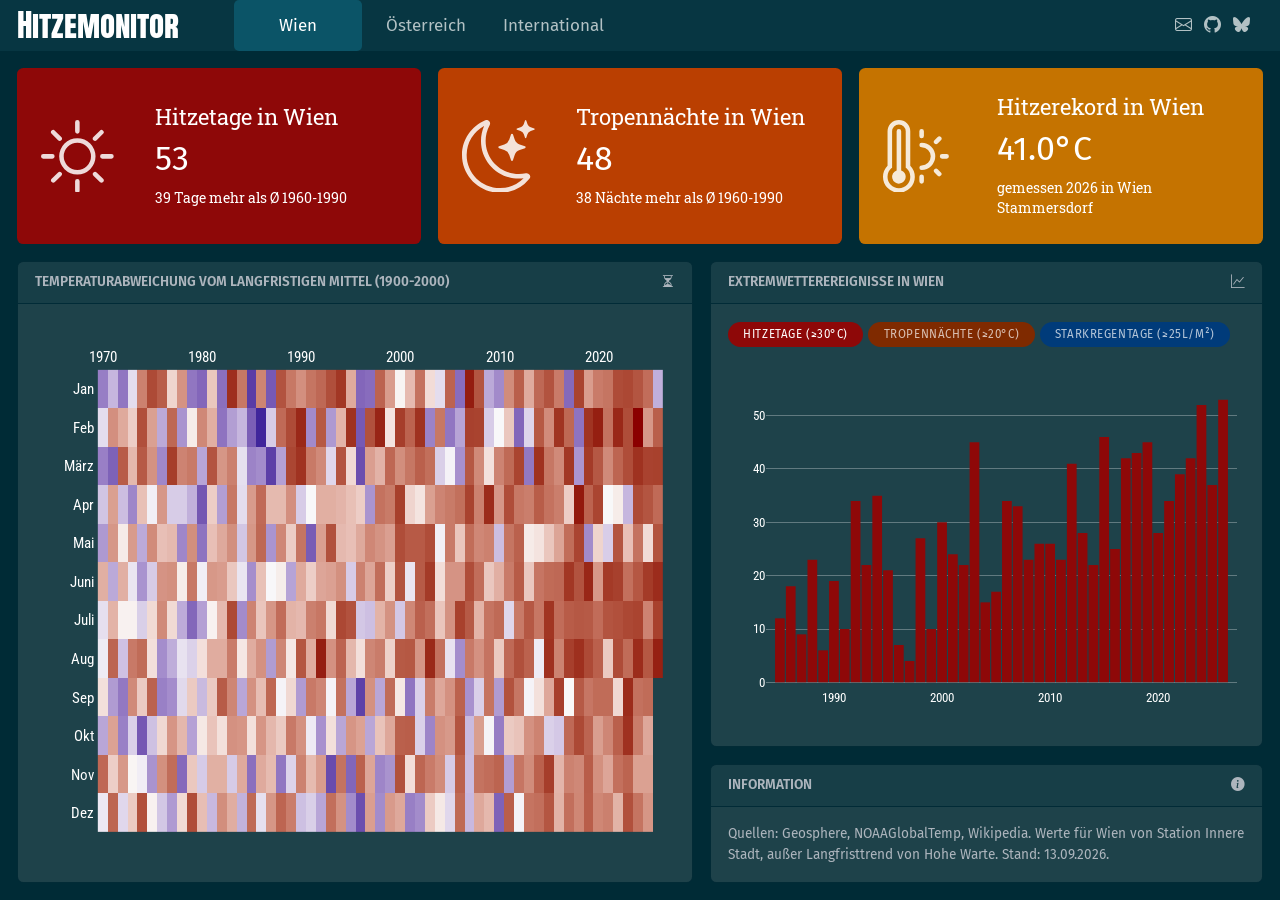
<file: docs/heat_dashboard.html>
<!DOCTYPE html>
<html xmlns="http://www.w3.org/1999/xhtml" lang="en" xml:lang="en"><head>

<meta charset="utf-8">
<meta name="generator" content="quarto-1.10.18">

<meta name="viewport" content="width=device-width, initial-scale=1.0, user-scalable=yes">


<title>Hitzemonitor</title>
<style>
/* Default styles provided by pandoc.
** See https://pandoc.org/MANUAL.html#variables-for-html for config info.
*/
span.smallcaps{font-variant: small-caps;}
div.columns{display: flex; gap: 1.5em;}
div.column{flex: auto;}
@media screen {
div.columns{gap: min(4vw, 1.5em);}
div.column{overflow-x: auto;}
}
div.hanging-indent{margin-left: 1.5em; text-indent: -1.5em;}
ul.task-list{list-style: none;}
ul.task-list li input[type="checkbox"] {
  width: 0.8em;
  margin: 0 0.8em 0.2em -1em; /* quarto-specific, see https://github.com/quarto-dev/quarto-cli/issues/4556 */ 
  vertical-align: middle;
}
</style>


<script src="heat_dashboard_files/libs/clipboard/clipboard.min.js"></script>
<script src="heat_dashboard_files/libs/quarto-html/quarto.js" type="module"></script>
<script src="heat_dashboard_files/libs/quarto-html/tabsets/tabsets.js" type="module"></script>
<script src="heat_dashboard_files/libs/quarto-html/popper.min.js"></script>
<script src="heat_dashboard_files/libs/quarto-html/tippy.umd.min.js"></script>
<script src="heat_dashboard_files/libs/quarto-html/anchor.min.js"></script>
<link href="heat_dashboard_files/libs/quarto-html/tippy.css" rel="stylesheet">
<link href="heat_dashboard_files/libs/quarto-html/quarto-syntax-highlighting-64a204ab8560d761af7679ceaba22944.css" rel="stylesheet" class="quarto-color-scheme" id="quarto-text-highlighting-styles">
<link href="heat_dashboard_files/libs/quarto-html/quarto-syntax-highlighting-dark-b85bc7c33db8c58e0ec93c3465666fed.css" rel="stylesheet" class="quarto-color-scheme quarto-color-alternate" id="quarto-text-highlighting-styles">
<link href="heat_dashboard_files/libs/quarto-html/quarto-syntax-highlighting-64a204ab8560d761af7679ceaba22944.css" rel="stylesheet" class="quarto-color-scheme-extra" id="quarto-text-highlighting-styles">
<script src="heat_dashboard_files/libs/bootstrap/bootstrap.min.js"></script>
<link href="heat_dashboard_files/libs/bootstrap/bootstrap-icons.css" rel="stylesheet">
<link href="heat_dashboard_files/libs/bootstrap/bootstrap-d9305c2794a043548ec9ebc0faa669fb.min.css" rel="stylesheet" append-hash="true" class="quarto-color-scheme" id="quarto-bootstrap" data-mode="dark">
<link href="heat_dashboard_files/libs/bootstrap/bootstrap-dark-d9305c2794a043548ec9ebc0faa669fb.min.css" rel="stylesheet" append-hash="true" class="quarto-color-scheme quarto-color-alternate" id="quarto-bootstrap" data-mode="dark">
<link href="heat_dashboard_files/libs/bootstrap/bootstrap-d9305c2794a043548ec9ebc0faa669fb.min.css" rel="stylesheet" append-hash="true" class="quarto-color-scheme-extra" id="quarto-bootstrap" data-mode="dark">
<script src="heat_dashboard_files/libs/quarto-dashboard/quarto-dashboard.js"></script>
<script src="heat_dashboard_files/libs/quarto-dashboard/stickythead.js"></script>



<script src="heat_dashboard_files/libs/quarto-dashboard/web-components.js" type="module"></script>
<script src="heat_dashboard_files/libs/quarto-dashboard/components.js"></script>

<link href="heat_dashboard_files/libs/htmltools-fill-0.5.9/fill.css" rel="stylesheet">
<script src="heat_dashboard_files/libs/bslib-component-js-0.12.0/components.min.js"></script>
<script src="heat_dashboard_files/libs/bslib-component-js-0.12.0/web-components.min.js" type="module"></script>
<link href="heat_dashboard_files/libs/bslib-component-css-0.12.0/components.css" rel="stylesheet">
<script src="heat_dashboard_files/libs/bslib-tag-require-0.12.0/tag-require.js"></script>
<script src="heat_dashboard_files/libs/htmlwidgets-1.6.4/htmlwidgets.js"></script>
<script src="heat_dashboard_files/libs/plotly-binding-4.12.1/plotly.js"></script>
<script src="heat_dashboard_files/libs/typedarray-0.1/typedarray.min.js"></script>
<script src="heat_dashboard_files/libs/jquery-3.6.0/jquery-3.6.0.min.js"></script>
<link href="heat_dashboard_files/libs/crosstalk-1.2.2/css/crosstalk.min.css" rel="stylesheet">
<script src="heat_dashboard_files/libs/crosstalk-1.2.2/js/crosstalk.min.js"></script>
<link href="heat_dashboard_files/libs/plotly-htmlwidgets-css-2.25.2/plotly-htmlwidgets.css" rel="stylesheet">
<script src="heat_dashboard_files/libs/plotly-main-2.25.2/plotly-latest.min.js"></script>
<link href="heat_dashboard_files/libs/datatables-css-0.0.0/datatables-crosstalk.css" rel="stylesheet">
<script src="heat_dashboard_files/libs/datatables-binding-0.34.0/datatables.js"></script>
<link href="heat_dashboard_files/libs/dt-core-1.13.6/css/jquery.dataTables.min.css" rel="stylesheet">
<link href="heat_dashboard_files/libs/dt-core-1.13.6/css/jquery.dataTables.extra.css" rel="stylesheet">
<script src="heat_dashboard_files/libs/dt-core-1.13.6/js/jquery.dataTables.min.js"></script>


</head>

<body class="quarto-dashboard dashboard-fill fullcontent quarto-light">

<header id="quarto-dashboard-header">
<nav class="navbar navbar-expand-md slim" data-bs-theme="dark">
  <div class="navbar-container container-fluid">
    <button class="navbar-toggler" type="button" data-bs-toggle="collapse" data-bs-target="#dashboard-collapse" aria-controls="dashboard-collapse" aria-expanded="false" aria-label="Toggle navigation">
      <span class="navbar-toggler-icon"></span>
    </button>    


    <div class="navbar-brand-container">


      <div class="navbar-title">
        <div class="navbar-title-text"><a href="#">Hitzemonitor</a></div>
        
        
      </div>
    </div>
<div id="dashboard-collapse" class="navbar-collapse collapse"><ul class="navbar-nav navbar-nav-scroll me-auto" role="tablist"><li class="nav-item" role="presentation"><a id="tab-wien" class="nav-link active" data-bs-toggle="tab" role="tab" data-bs-target="#wien" data-scrolling="false" href="#wien" aria-controls="wien" aria-selected="true"><span class="nav-link-text">Wien</span></a></li><li class="nav-item" role="presentation"><a id="tab-österreich" class="nav-link" data-bs-toggle="tab" role="tab" data-bs-target="#österreich" data-scrolling="false" href="#österreich" aria-controls="österreich" aria-selected="false"><span class="nav-link-text">Österreich</span></a></li><li class="nav-item" role="presentation"><a id="tab-international" class="nav-link" data-bs-toggle="tab" role="tab" data-bs-target="#international" data-scrolling="false" href="#international" aria-controls="international" aria-selected="false"><span class="nav-link-text">International</span></a></li></ul><div class="quarto-dashboard-links"><a class="quarto-dashboard-link" href="mailto:matthias.schnetzer@akwien.at"><i class="bi bi-envelope"></i></a><a class="quarto-dashboard-link" href="https://github.com/mschnetzer"><i class="bi bi-github"></i></a><a class="quarto-dashboard-link" href="https://bsky.app/profile/matschnetzer.bsky.social"><i class="bi bi-bluesky"></i></a></div></div></div>
</nav>
</header>
<div class="page-layout-custom quarto-dashboard-content bslib-gap-spacing html-fill-container bslib-page-fill quarto-dashboard-pages">  

<div class="bslib-grid-item html-fill-item tab-content bslib-grid" data-layout="fill" style="display: grid; grid-template-rows: minmax(3em, 1fr); grid-auto-columns: minmax(0, 1fr);">
<div id="wien" class="dashboard-page tab-pane show active html-fill-item html-fill-container" data-orientation="rows" aria-labelledby="tab-wien">
<div class="html-fill-item html-fill-container bslib-grid" style="display: grid; grid-template-rows: minmax(3em, max-content) minmax(3em, 1fr); grid-auto-columns: minmax(0, 1fr);">
<div class="html-fill-item html-fill-container bslib-grid" style="display: grid; grid-template-columns: minmax(3em, 1fr) minmax(3em, 1fr) minmax(3em, 1fr);
grid-auto-rows: minmax(0, 1fr);">
<div class="card bslib-card bslib-mb-spacing html-fill-item html-fill-container bslib-value-box showcase-left-center" data-bslib-card-init="" data-require-bs-caller="card()" data-require-bs-version="5 5" style="color:#FFFFFF;background-color:#8e0808;--bslib-color-fg:#FFFFFF;--bslib-color-bg:#8e0808;">
<div class="card-body bslib-gap-spacing html-fill-item html-fill-container" style="margin-top:auto;margin-bottom:auto;flex:1 1 auto; padding:0;">
<div class="value-box-grid html-fill-item" style="--bslib-grid-height:auto;--bslib-grid-height-mobile:auto;---bslib-value-box-showcase-w:30%;---bslib-value-box-showcase-w-fs:1fr;---bslib-value-box-showcase-max-h:100px;---bslib-value-box-showcase-max-h-fs:67%;">
<div class="value-box-showcase html-fill-item html-fill-container"><svg xmlns="http://www.w3.org/2000/svg" viewbox="0 0 16 16" class="bi bi-sun " style="height:1em;width:1em;fill:currentColor;vertical-align:-0.125em;" aria-hidden="true" role="img"><path d="M8 11a3 3 0 1 1 0-6 3 3 0 0 1 0 6zm0 1a4 4 0 1 0 0-8 4 4 0 0 0 0 8zM8 0a.5.5 0 0 1 .5.5v2a.5.5 0 0 1-1 0v-2A.5.5 0 0 1 8 0zm0 13a.5.5 0 0 1 .5.5v2a.5.5 0 0 1-1 0v-2A.5.5 0 0 1 8 13zm8-5a.5.5 0 0 1-.5.5h-2a.5.5 0 0 1 0-1h2a.5.5 0 0 1 .5.5zM3 8a.5.5 0 0 1-.5.5h-2a.5.5 0 0 1 0-1h2A.5.5 0 0 1 3 8zm10.657-5.657a.5.5 0 0 1 0 .707l-1.414 1.415a.5.5 0 1 1-.707-.708l1.414-1.414a.5.5 0 0 1 .707 0zm-9.193 9.193a.5.5 0 0 1 0 .707L3.05 13.657a.5.5 0 0 1-.707-.707l1.414-1.414a.5.5 0 0 1 .707 0zm9.193 2.121a.5.5 0 0 1-.707 0l-1.414-1.414a.5.5 0 0 1 .707-.707l1.414 1.414a.5.5 0 0 1 0 .707zM4.464 4.465a.5.5 0 0 1-.707 0L2.343 3.05a.5.5 0 1 1 .707-.707l1.414 1.414a.5.5 0 0 1 0 .708z"></path></svg></div>
<div class="value-box-area html-fill-item html-fill-container">
<p class="value-box-title">Hitzetage in Wien</p>
<p class="value-box-value">53</p>
<p>39 Tage mehr als Ø 1960-1990</p>
</div>
</div>
</div>
<script data-bslib-card-init="">bslib.Card.initializeAllCards();</script>
<script data-bslib-card-init="">bslib.Card.initializeAllCards();</script></div><div class="card bslib-card bslib-mb-spacing html-fill-item html-fill-container bslib-value-box showcase-left-center" data-bslib-card-init="" data-require-bs-caller="card()" data-require-bs-version="5 5" style="color:#FFFFFF;background-color:#ba3f01;--bslib-color-fg:#FFFFFF;--bslib-color-bg:#ba3f01;">
<div class="card-body bslib-gap-spacing html-fill-item html-fill-container" style="margin-top:auto;margin-bottom:auto;flex:1 1 auto; padding:0;">
<div class="value-box-grid html-fill-item" style="--bslib-grid-height:auto;--bslib-grid-height-mobile:auto;---bslib-value-box-showcase-w:30%;---bslib-value-box-showcase-w-fs:1fr;---bslib-value-box-showcase-max-h:100px;---bslib-value-box-showcase-max-h-fs:67%;">
<div class="value-box-showcase html-fill-item html-fill-container"><svg xmlns="http://www.w3.org/2000/svg" viewbox="0 0 16 16" class="bi bi-moon-stars " style="height:1em;width:1em;fill:currentColor;vertical-align:-0.125em;" aria-hidden="true" role="img"><path d="M6 .278a.768.768 0 0 1 .08.858 7.208 7.208 0 0 0-.878 3.46c0 4.021 3.278 7.277 7.318 7.277.527 0 1.04-.055 1.533-.16a.787.787 0 0 1 .81.316.733.733 0 0 1-.031.893A8.349 8.349 0 0 1 8.344 16C3.734 16 0 12.286 0 7.71 0 4.266 2.114 1.312 5.124.06A.752.752 0 0 1 6 .278zM4.858 1.311A7.269 7.269 0 0 0 1.025 7.71c0 4.02 3.279 7.276 7.319 7.276a7.316 7.316 0 0 0 5.205-2.162c-.337.042-.68.063-1.029.063-4.61 0-8.343-3.714-8.343-8.29 0-1.167.242-2.278.681-3.286z"></path>
<path d="M10.794 3.148a.217.217 0 0 1 .412 0l.387 1.162c.173.518.579.924 1.097 1.097l1.162.387a.217.217 0 0 1 0 .412l-1.162.387a1.734 1.734 0 0 0-1.097 1.097l-.387 1.162a.217.217 0 0 1-.412 0l-.387-1.162A1.734 1.734 0 0 0 9.31 6.593l-1.162-.387a.217.217 0 0 1 0-.412l1.162-.387a1.734 1.734 0 0 0 1.097-1.097l.387-1.162zM13.863.099a.145.145 0 0 1 .274 0l.258.774c.115.346.386.617.732.732l.774.258a.145.145 0 0 1 0 .274l-.774.258a1.156 1.156 0 0 0-.732.732l-.258.774a.145.145 0 0 1-.274 0l-.258-.774a1.156 1.156 0 0 0-.732-.732l-.774-.258a.145.145 0 0 1 0-.274l.774-.258c.346-.115.617-.386.732-.732L13.863.1z"></path></svg></div>
<div class="value-box-area html-fill-item html-fill-container">
<p class="value-box-title">Tropennächte in Wien</p>
<p class="value-box-value">48</p>
<p>38 Nächte mehr als Ø 1960-1990</p>
</div>
</div>
</div>
<script data-bslib-card-init="">bslib.Card.initializeAllCards();</script>
<script data-bslib-card-init="">bslib.Card.initializeAllCards();</script></div><div class="card bslib-card bslib-mb-spacing html-fill-item html-fill-container bslib-value-box showcase-left-center" data-bslib-card-init="" data-require-bs-caller="card()" data-require-bs-version="5 5" style="color:#FFFFFF;background-color:#c57300;--bslib-color-fg:#FFFFFF;--bslib-color-bg:#c57300;">
<div class="card-body bslib-gap-spacing html-fill-item html-fill-container" style="margin-top:auto;margin-bottom:auto;flex:1 1 auto; padding:0;">
<div class="value-box-grid html-fill-item" style="--bslib-grid-height:auto;--bslib-grid-height-mobile:auto;---bslib-value-box-showcase-w:30%;---bslib-value-box-showcase-w-fs:1fr;---bslib-value-box-showcase-max-h:100px;---bslib-value-box-showcase-max-h-fs:67%;">
<div class="value-box-showcase html-fill-item html-fill-container"><svg xmlns="http://www.w3.org/2000/svg" viewbox="0 0 16 16" class="bi bi-thermometer-sun " style="height:1em;width:1em;fill:currentColor;vertical-align:-0.125em;" aria-hidden="true" role="img"><path d="M5 12.5a1.5 1.5 0 1 1-2-1.415V2.5a.5.5 0 0 1 1 0v8.585A1.5 1.5 0 0 1 5 12.5z"></path>
<path d="M1 2.5a2.5 2.5 0 0 1 5 0v7.55a3.5 3.5 0 1 1-5 0V2.5zM3.5 1A1.5 1.5 0 0 0 2 2.5v7.987l-.167.15a2.5 2.5 0 1 0 3.333 0L5 10.486V2.5A1.5 1.5 0 0 0 3.5 1zm5 1a.5.5 0 0 1 .5.5v1a.5.5 0 0 1-1 0v-1a.5.5 0 0 1 .5-.5zm4.243 1.757a.5.5 0 0 1 0 .707l-.707.708a.5.5 0 1 1-.708-.708l.708-.707a.5.5 0 0 1 .707 0zM8 5.5a.5.5 0 0 1 .5-.5 3 3 0 1 1 0 6 .5.5 0 0 1 0-1 2 2 0 0 0 0-4 .5.5 0 0 1-.5-.5zM12.5 8a.5.5 0 0 1 .5-.5h1a.5.5 0 1 1 0 1h-1a.5.5 0 0 1-.5-.5zm-1.172 2.828a.5.5 0 0 1 .708 0l.707.708a.5.5 0 0 1-.707.707l-.708-.707a.5.5 0 0 1 0-.708zM8.5 12a.5.5 0 0 1 .5.5v1a.5.5 0 0 1-1 0v-1a.5.5 0 0 1 .5-.5z"></path></svg></div>
<div class="value-box-area html-fill-item html-fill-container">
<p class="value-box-title">Hitzerekord in Wien</p>
<p class="value-box-value">41.0°C</p>
<p>gemessen 2026 in Wien Stammersdorf</p>
</div>
</div>
</div>
<script data-bslib-card-init="">bslib.Card.initializeAllCards();</script>
<script data-bslib-card-init="">bslib.Card.initializeAllCards();</script></div>
</div>
<div class="fill html-fill-item html-fill-container bslib-grid" data-layout="fill" style="display: grid; grid-template-columns: minmax(3em, 55fr) minmax(3em, 45fr);
grid-auto-rows: minmax(0, 1fr);">
<div class="html-fill-item html-fill-container bslib-grid" style="display: grid; grid-template-rows: minmax(3em, 1fr); grid-auto-columns: minmax(0, 1fr);">
<div class="card fill html-fill-item html-fill-container bslib-card" data-fill="true" data-title="Temperaturabweichung vom langfristigen Mittel (1900-2000)<i class='bi bi-hourglass-split'></i>" data-bslib-card-init="" data-require-bs-caller="card()">
<div class="card-header"><div class="card-title"><span style="display: inline">
Temperaturabweichung vom langfristigen Mittel (1900-2000)</span></div><i class="bi bi-hourglass-split"></i>
</div>
<div class="cell card-body html-fill-item html-fill-container">
<div class="cell-output-display html-fill-item html-fill-container">
<div class="plotly html-widget html-fill-item html-fill-container" id="htmlwidget-3127c22db2df05f685cd" style="width:100%;height:406px;"></div>
<script type="application/json" data-for="htmlwidget-3127c22db2df05f685cd">{"x":{"data":[{"x":[1970,1971,1972,1973,1974,1975,1976,1977,1978,1979,1980,1981,1982,1983,1984,1985,1986,1987,1988,1989,1990,1991,1992,1993,1994,1995,1996,1997,1998,1999,2000,2001,2002,2003,2004,2005,2006,2007,2008,2009,2010,2011,2012,2013,2014,2015,2016,2017,2018,2019,2020,2021,2022,2023,2024,2025,2026],"y":[1,2,3,4,5,6,7,8,9,10,11,12],"z":[[0.42785183314504427,0.81273307680142215,0.39225250260245409,0.57015768643587417,0.86132198867986765,0.48329281602683138,0.35895595000830277,0.26397835333121644,0.53706988739613848,0.86971914161245589,0.60046272755787611,0.32842556305560694,0.71471986834201784,0.64071621967259251,0.3142238618163708,0.80135725063207652,0.40981380584459298,0.69594920929173854,0.81273307680142215,0.75540557736999925,0.34333441416884763,0.37527561942712323,0.28785386884898556,0.78927902946201056,0.7055391393014171,0.23220127322592771,0.093717333210398865,0.67541681326236658,0.23220127322592771,0.68591939603780228,0.65285215064988034,0.20444168709749652,0.23220127322592771,0.57015768643587417,0.5016237839946136,0.39225250260245409,0.80135725063207652,0.32842556305560694,0.65285215064988034,0.61455392314796131,0.1383018861474076,0.8286379536395595,0.44622531412545036,0.77641212592731135,0.78927902946201056,0.84799033417693359,0.62796175614052396,0.78927902946201056,0.73196523830275373,0.8286379536395595,0.73196523830275373,0.74788689659133301,0.62796175614052396,0.86132198867986765,0.77641212592731135,0.69594920929173854,null],[0.80452091307964169,0.5628599686505843,0.6914376529790115,0.47486860459141439,0.43782581900005285,0.24800396190653992,0.71058742288275034,0.79264190961418368,0.15490786759717287,0.57869146067920918,0.36775825239324078,0.6349861310947128,0.6349861310947128,0.36775825239324078,0.64739925975918966,0.16900558669535298,0.64739925975918966,0.60822243185850422,0.18416147587817794,0.38444281195079671,0.74436827328878841,0.60822243185850422,0.68119672466783576,0.086603703512868474,0.77999911784201903,0.1482150495199567,0.82108463777634144,0.65921387629770734,0.21828426154286673,0.24800396190653992,0.8593569514311028,0.52917984640898652,0.8102003002952799,0.7593854936776756,0.71955741888446345,0.36775825239324078,0.82108463777634144,0.33645580367950373,0.77999911784201903,0.79264190961418368,0.81571872004788593,0.27024857135364078,0.77336158357948248,0.71955741888446345,0.82108463777634144,0.9019225870603208,0.62193819469816625,0.74436827328878841,0.72816119273645352,0.83138979431685434,0.71058742288275034,0.65921387629770734,0.78642168536967583,0.81571872004788593,0.67046736358863779,0.67046736358863779,null],[0.29022351749696318,0.66651823243965447,0.20607997788525234,0.37842083965678713,0.11578277499726682,0.34621882191136849,0.54029290898383586,0.69778588849371814,0.61712755831318467,0.27787736969681587,0.50503652762620455,0.58850453643471456,0.52292373028382544,0.7072965651699088,0.69778588849371814,0.52292373028382544,0.69778588849371814,0.61712755831318467,0.57312947583121943,0.76398990584932658,0.7072965651699088,0.43128738697333713,0.24425659454928886,0.52292373028382544,0.29022351749696318,0.69778588849371814,0.66651823243965447,0.29022351749696318,0.58850453643471456,0.65506902688349666,0.82446097860617396,0.8295930331891449,0.37842083965678713,0.2150088070903276,0.7072965651699088,0.6878412718486403,0.85338186405008609,0.33117580209386066,0.67743023412921455,0.44970583965636562,0.19751453862731894,0.57312947583121943,0.58850453643471456,0.7072965651699088,0.74157170491187563,0.37842083965678713,0.36197351306859632,0.80245595028705607,0.87850074740543271,0.81376967496715902,0.67743023412921455,0.7335163561825917,0.82446097860617396,0.92972677110669377,0.75678934093315275,0.65506902688349666,null],[0.52292373028382544,0.26612568364284434,0.1892876577880985,0.72513488531639891,0.57312947583121943,0.81918901897767882,0.20607997788525234,0.23406678185092955,0.39551425724678191,0.57312947583121943,0.33117580209386094,0.57312947583121943,0.83459213185071279,0.73351635618259159,0.29022351749696351,0.70729656516990902,0.60316687231196509,0.80819488546950924,0.44970583965636596,0.5402929089838362,0.26612568364284434,0.76398990584932669,0.73351635618259159,0.44970583965636596,0.78415629340076276,0.29022351749696351,0.062485240077321758,0.70729656516990902,0.29022351749696351,0.7965434663932901,0.50503652762620488,0.18137653026875303,0.3784208396567868,0.75678934093315253,0.65506902688349689,0.70729656516990902,0.81918901897767882,0.24425659454928858,0.3784208396567868,0.77765860682278498,0.26612568364284434,0.85780486345830498,0.77094119305059283,0.44970583965636596,0.52292373028382544,0.65506902688349689,0.90068317018091892,0.46825823653247672,0.83946473988614179,0.77094119305059283,0.7965434663932901,0.7965434663932901,0.5402929089838362,0.94132405265491903,0.78415629340076276,0.7965434663932901,null],[0.43237461175938902,0.81409587662817273,0.34713493467574458,0.76440965968705887,0.79689973174056217,0.5239711472502282,0.23465919438068869,0.30399215273867136,0.41423920125168223,0.37941885650419005,0.5239711472502282,0.64377635268568356,0.64377635268568356,0.75722435810364463,0.50611141240283208,0.64377635268568356,0.70784856596596957,0.2668078714353454,0.73400377915717308,0.50611141240283208,0.849126156343042,0.64377635268568356,0.96520925092506016,0.70784856596596957,0.81409587662817273,0.6179352851565465,0.5239711472502282,0.73400377915717308,0.75722435810364463,0.5580231638389872,0.83975035364050477,0.84449551840985326,0.69836269346226143,0.9470269265337603,0.78453566669025443,0.41423920125168223,0.23465919438068869,0.76440965968705887,0.70784856596596957,0.7780506132918843,0.57406273716640666,0.80280162948241895,0.86238151756842218,0.81950624591833388,0.43237461175938902,0.92990434728115079,0.74204045815213504,0.90089030491118582,0.93286865213230141,0.87477543782685108,0.82476969086215535,0.57406273716640666,0.87073311759034755,0.79689973174056217,0.94149100799297691,0.84449551840985326,0.96271728164559678],[0.40928469481719038,0.62757308221912489,0.48274447398290893,0.48274447398290893,0.37478113067853336,0.53655903034564512,0.72326367571126304,0.53655903034564512,0.30031841918120744,0.1510369994580705,0.27526824674404532,0.48274447398290893,0.61414535142557269,0.87764451986983183,0.23190816354997848,0.73984372509922536,0.58521630915278655,0.69565779031512032,0.79523159806530241,0.62757308221912489,0.61414535142557269,0.74765926131588356,0.76944748691374254,0.53655903034564512,0.88154394741215503,0.85685011915265841,0.35848175356927298,0.34288129161532327,0.62757308221912489,0.7052603328907362,0.35848175356927298,0.73171926047193314,0.82332479929686941,0.78909393763893509,0.58521630915278655,0.7052603328907362,0.89638611874480822,0.83841384387794682,0.62757308221912489,0.77621459668091464,0.80118320621825734,0.39173937320862073,0.76244325970825921,0.84319173284282778,0.76944748691374254,0.92297441397138069,0.79523159806530241,0.83351421121443448,0.84319173284282778,0.83841384387794682,0.79523159806530241,0.85240471743557411,0.86119444893100894,0.88154394741215503,0.88911032489284203,0.73984372509922536,0.89638611874480822],[0.63536381157586508,0.29515777367184692,0.63536381157586508,0.42012234899055823,0.24831907050470398,0.36824424930985084,0.70150805074417255,0.71085938800357906,0.49385448938111759,0.76670273734189853,0.43837221810301485,0.69173472484237541,0.68150777687239938,0.57915087998925097,0.42012234899055823,0.23794621131157453,0.59425042771380843,0.45686369908793173,0.49385448938111759,0.28257220243406617,0.64775862971928755,0.56334031006723928,0.65955603927295303,0.67079342989107693,0.71085938800357906,0.36824424930985084,0.7445996054115982,0.65955603927295303,0.79282369701409616,0.56334031006723928,0.85510190448721857,0.42012234899055823,0.83648828616480564,0.90882945616536859,0.52969804800737641,0.70150805074417255,0.70150805074417255,0.8679623697349399,0.79282369701409616,0.57915087998925097,0.63536381157586508,0.75960033920977577,0.83648828616480564,0.57915087998925097,0.77356196287360635,0.79884770421071227,0.80469201214510166,0.91859639743604471,0.85510190448721857,0.95061120210792693,0.69173472484237541,0.91214162459804782,0.89852938217626099,0.78660930051371758,0.84602083437615339,0.90882945616536859,0.93959010162769518],[0.26185048630382435,0.69409696952202782,0.498198223353154,0.68398079533702894,0.29824189155524999,0.72189222776972362,0.59773360224673766,0.61195608085981268,0.22077415997136948,0.71302270719818184,0.17847746692672997,0.59773360224673766,0.65061469451418785,0.71302270719818184,0.35596316824488872,0.69409696952202782,0.80605543332819407,0.25085583504052078,0.73040243246569203,0.56716098049468033,0.77515778150938663,0.12506060447287976,0.67338543138784457,0.86051279364331956,0.61195608085981268,0.59773360224673766,0.65061469451418785,0.73040243246569203,0.70376723878653613,0.67338543138784457,0.86894489148600673,0.83764593225417283,0.83764593225417283,0.86894489148600673,0.4427507604774219,0.76131090512816679,0.58280357785436077,0.79427197589721621,0.73040243246569203,0.74644089618148413,0.34047528436690677,0.77515778150938663,0.82249427621728433,0.498198223353154,0.51624840483186807,0.58280357785436077,0.66227563966934733,0.79427197589721621,0.88852189752706767,0.2303515044880404,0.55082105444689766,0.37215374871606671,0.85169091798044905,0.59773360224673766,0.781736552732197,0.53382559460757162,0.85615275097196031],[0.35424189518239579,0.67220106482940756,0.33883155621485872,0.21975626780263821,0.59614212502021724,0.4407423706033462,0.69301742437149405,0.37035716155075005,0.37035716155075005,0.31013912208708722,0.11309432341057594,0.56541471978674951,0.27210412517762095,0.76759891629303179,0.40454226743903215,0.68285071399239261,0.79960980215599997,0.61044093432190971,0.61044093432190971,0.71203391232270274,0.37035716155075005,0.4592523028261663,0.63699397505149424,0.63699397505149424,0.62404891930977224,0.59614212502021724,0.56541471978674951,0.24968963028910893,0.78103054654225357,0.76052869872668527,0.89898302028108346,0.54900083727813964,0.51430321322396588,0.67220106482940756,0.73770297627040338,0.76052869872668527,0.78742024512311015,0.89180827608564517,0.7455990307682957,0.93995500056651482,0.69301742437149405,0.86849519817713217,0.76759891629303179,0.7532012395973755,0.83218301284952323,0.78103054654225357,0.7532012395973755,0.56541471978674951,0.97357349913637237,0.81657872320457481,0.88811629116225377,0.4592523028261663,0.49620955043077702,0.32413407381576637,0.87658839349865869,0.85119863203288015,0.79960980215599997],[0.20469951705573278,0.13848790942351988,0.8338087882859343,0.61496189134752699,0.83870102201848717,0.70581758485408708,0.22282450603892021,0.90359661402332536,0.74031643604982322,0.76286625424429333,0.28822654858323726,0.85267170727871799,0.69624024033741583,0.74811427789872642,0.41034333999358841,0.21356903762727461,0.23249477530342869,0.057646853339449571,0.27597705031126857,0.88558945321052962,0.92623010747981116,0.76286625424429333,0.72377566568252394,0.3927661502178843,0.85267170727871799,0.53758021404999556,0.093865281431978365,0.67573590978493592,0.62834985327020632,0.80729692255671637,0.71498660528483182,0.76985597004915352,0.82363532875810652,0.78946394760934546,0.3757706903785587,0.44677450430449034,0.24261094948842757,0.84347186205509694,0.72377566568252394,0.5201216954475284,0.74031643604982322,0.80153114035257689,0.88933051488125126,0.1880139217636029,0.92925241347183241,0.76985597004915352,0.72377566568252394,0.91686069243998858,0.25320631343761174,0.91034518238087991,0.84347186205509694,0.72377566568252394,0.81289711807392384,0.86984110430717965,0.92925241347183241,0.8929991349039339,0.89659801169995046],[0.40436731538167808,0.71194379374071615,0.64919084791926851,0.56525555860928212,0.86427396375868293,0.6720930910263202,0.29669525346450759,0.80537491307712727,0.24958390797332322,0.49602857318619825,0.72940930521663871,0.63686894905307934,0.17757047123340938,0.27198773088104056,0.32399209568462961,0.13028614859862073,0,0.37019423156867398,0.79955128439597578,0.87254476985146401,0.94823825206980039,0.22919124298559457,0.84187903123887753,0.26051648644542746,0.62391748806670577,0.92824041449059047,0.11862096262687274,0.8599999497859433,0.95358143738620005,0.51412610345524912,0.90243662128196123,0.81652508448253935,0.92824041449059047,0.21054153528249903,0.76753012166285672,0.18533313820334307,0.28403493203644398,0.89539413488926911,0.89177207227423194,0.37019423156867398,0.45906853527771163,0.58098226608953463,0.14919490608297886,0.38697557162381863,0.84187903123887753,0.72085773267208275,0.92520167859245606,0.80537491307712727,0.17757047123340938,0.92520167859245606,0.96383166109928076,0.7809662392450174,0.94823825206980039,0.86845426425898919,1,0.69291902029677976,0.82706945095680751],[0.20137220067707359,0.32328323897032157,0.18494183994155342,0.40349331673225841,0.74513836472700834,0.87635289944111849,0.83188593821860912,0.54800472768989417,0.70216942272374561,0.18494183994155342,0.14886774984162873,0.58022041225860332,0.16972983595469632,0.93402983664577621,0.76718579350574523,0.052014413306215763,0.73722421646212344,0.11834087377366406,0.8554089985672988,0.76718579350574523,0.71149262817826775,0.77402873235359682,0.80509066124570683,0.86406461700449944,0.91881616287100965,0.6485951113181827,0.14886774984162873,0.16253181903075692,0.81625666831394716,0.68223189518439231,0.47670257682107398,0.60961103496644664,0.78064438939845371,0.53090525215027751,0.40349331673225841,0.81625666831394716,0.16253181903075692,0.96863360867011539,0.85092957785227274,0.29605352716033878,0.22870961604617218,0.72042518655649457,0.82681526943049111,0.6485951113181827,0.80509066124570683,0.8554089985672988,0.76010075658736775,0.15558292073572774,0.89159094931879246,0.68223189518439231,0.76010075658736775,0.77402873235359682,0.87234432493622482,0.88027866408357314,0.85092957785227274,0.79324721514240681,0.30932939915714286]],"text":[["Dez 1970: -0.2°C","Dez 1971: +3.2°C","Dez 1972: -0.4°C","Dez 1973: +0.6°C","Dez 1974: +4.2°C","Dez 1975: +0.1°C","Dez 1976: -0.6°C","Dez 1977: -1.3°C","Dez 1978: +0.4°C","Dez 1979: +4.4°C","Dez 1980: +0.8°C","Dez 1981: -0.8°C","Dez 1982: +1.8°C","Dez 1983: +1.1°C","Dez 1984: -0.9°C","Dez 1985: +3.0°C","Dez 1986: -0.3°C","Dez 1987: +1.6°C","Dez 1988: +3.2°C","Dez 1989: +2.3°C","Dez 1990: -0.7°C","Dez 1991: -0.5°C","Dez 1992: -1.1°C","Dez 1993: +2.8°C","Dez 1994: +1.7°C","Dez 1995: -1.6°C","Dez 1996: -3.6°C","Dez 1997: +1.4°C","Dez 1998: -1.6°C","Dez 1999: +1.5°C","Dez 2000: +1.2°C","Dez 2001: -1.9°C","Dez 2002: -1.6°C","Dez 2003: +0.6°C","Dez 2004: +0.2°C","Dez 2005: -0.4°C","Dez 2006: +3.0°C","Dez 2007: -0.8°C","Dez 2008: +1.2°C","Dez 2009: +0.9°C","Dez 2010: -2.8°C","Dez 2011: +3.5°C","Dez 2012: -0.1°C","Dez 2013: +2.6°C","Dez 2014: +2.8°C","Dez 2015: +3.9°C","Dez 2016: +1.0°C","Dez 2017: +2.8°C","Dez 2018: +2.0°C","Dez 2019: +3.5°C","Dez 2020: +2.0°C","Dez 2021: +2.2°C","Dez 2022: +1.0°C","Dez 2023: +4.2°C","Dez 2024: +2.6°C","Dez 2025: +1.6°C",null],["Nov 1970: +3.1°C","Nov 1971: +0.6°C","Nov 1972: +1.6°C","Nov 1973: +0.1°C","Nov 1974: -0.1°C","Nov 1975: -1.4°C","Nov 1976: +1.8°C","Nov 1977: +2.9°C","Nov 1978: -2.5°C","Nov 1979: +0.7°C","Nov 1980: -0.5°C","Nov 1981: +1.1°C","Nov 1982: +1.1°C","Nov 1983: -0.5°C","Nov 1984: +1.2°C","Nov 1985: -2.3°C","Nov 1986: +1.2°C","Nov 1987: +0.9°C","Nov 1988: -2.1°C","Nov 1989: -0.4°C","Nov 1990: +2.2°C","Nov 1991: +0.9°C","Nov 1992: +1.5°C","Nov 1993: -3.7°C","Nov 1994: +2.7°C","Nov 1995: -2.6°C","Nov 1996: +3.4°C","Nov 1997: +1.3°C","Nov 1998: -1.7°C","Nov 1999: -1.4°C","Nov 2000: +4.2°C","Nov 2001: +0.4°C","Nov 2002: +3.2°C","Nov 2003: +2.4°C","Nov 2004: +1.9°C","Nov 2005: -0.5°C","Nov 2006: +3.4°C","Nov 2007: -0.7°C","Nov 2008: +2.7°C","Nov 2009: +2.9°C","Nov 2010: +3.3°C","Nov 2011: -1.2°C","Nov 2012: +2.6°C","Nov 2013: +1.9°C","Nov 2014: +3.4°C","Nov 2015: +5.3°C","Nov 2016: +1.0°C","Nov 2017: +2.2°C","Nov 2018: +2.0°C","Nov 2019: +3.6°C","Nov 2020: +1.8°C","Nov 2021: +1.3°C","Nov 2022: +2.8°C","Nov 2023: +3.3°C","Nov 2024: +1.4°C","Nov 2025: +1.4°C",null],["Okt 1970: -1.1°C","Okt 1971: +1.3°C","Okt 1972: -1.9°C","Okt 1973: -0.5°C","Okt 1974: -3.2°C","Okt 1975: -0.7°C","Okt 1976: +0.4°C","Okt 1977: +1.6°C","Okt 1978: +0.9°C","Okt 1979: -1.2°C","Okt 1980: +0.2°C","Okt 1981: +0.7°C","Okt 1982: +0.3°C","Okt 1983: +1.7°C","Okt 1984: +1.6°C","Okt 1985: +0.3°C","Okt 1986: +1.6°C","Okt 1987: +0.9°C","Okt 1988: +0.6°C","Okt 1989: +2.4°C","Okt 1990: +1.7°C","Okt 1991: -0.2°C","Okt 1992: -1.5°C","Okt 1993: +0.3°C","Okt 1994: -1.1°C","Okt 1995: +1.6°C","Okt 1996: +1.3°C","Okt 1997: -1.1°C","Okt 1998: +0.7°C","Okt 1999: +1.2°C","Okt 2000: +3.4°C","Okt 2001: +3.5°C","Okt 2002: -0.5°C","Okt 2003: -1.8°C","Okt 2004: +1.7°C","Okt 2005: +1.5°C","Okt 2006: +4.0°C","Okt 2007: -0.8°C","Okt 2008: +1.4°C","Okt 2009: -0.1°C","Okt 2010: -2.0°C","Okt 2011: +0.6°C","Okt 2012: +0.7°C","Okt 2013: +1.7°C","Okt 2014: +2.1°C","Okt 2015: -0.5°C","Okt 2016: -0.6°C","Okt 2017: +3.0°C","Okt 2018: +4.6°C","Okt 2019: +3.2°C","Okt 2020: +1.4°C","Okt 2021: +2.0°C","Okt 2022: +3.4°C","Okt 2023: +6.1°C","Okt 2024: +2.3°C","Okt 2025: +1.2°C",null],["Sep 1970: +0.3°C","Sep 1971: -1.3°C","Sep 1972: -2.1°C","Sep 1973: +1.9°C","Sep 1974: +0.6°C","Sep 1975: +3.3°C","Sep 1976: -1.9°C","Sep 1977: -1.6°C","Sep 1978: -0.4°C","Sep 1979: +0.6°C","Sep 1980: -0.8°C","Sep 1981: +0.6°C","Sep 1982: +3.6°C","Sep 1983: +2.0°C","Sep 1984: -1.1°C","Sep 1985: +1.7°C","Sep 1986: +0.8°C","Sep 1987: +3.1°C","Sep 1988: -0.1°C","Sep 1989: +0.4°C","Sep 1990: -1.3°C","Sep 1991: +2.4°C","Sep 1992: +2.0°C","Sep 1993: -0.1°C","Sep 1994: +2.7°C","Sep 1995: -1.1°C","Sep 1996: -4.3°C","Sep 1997: +1.7°C","Sep 1998: -1.1°C","Sep 1999: +2.9°C","Sep 2000: +0.2°C","Sep 2001: -2.2°C","Sep 2002: -0.5°C","Sep 2003: +2.3°C","Sep 2004: +1.2°C","Sep 2005: +1.7°C","Sep 2006: +3.3°C","Sep 2007: -1.5°C","Sep 2008: -0.5°C","Sep 2009: +2.6°C","Sep 2010: -1.3°C","Sep 2011: +4.1°C","Sep 2012: +2.5°C","Sep 2013: -0.1°C","Sep 2014: +0.3°C","Sep 2015: +1.2°C","Sep 2016: +5.2°C","Sep 2017: 0.0°C","Sep 2018: +3.7°C","Sep 2019: +2.5°C","Sep 2020: +2.9°C","Sep 2021: +2.9°C","Sep 2022: +0.4°C","Sep 2023: +6.5°C","Sep 2024: +2.7°C","Sep 2025: +2.9°C","Sep 2026: NA°C"],["Aug 1970: -0.2°C","Aug 1971: +3.2°C","Aug 1972: -0.7°C","Aug 1973: +2.4°C","Aug 1974: +2.9°C","Aug 1975: +0.3°C","Aug 1976: -1.6°C","Aug 1977: -1.0°C","Aug 1978: -0.3°C","Aug 1979: -0.5°C","Aug 1980: +0.3°C","Aug 1981: +1.1°C","Aug 1982: +1.1°C","Aug 1983: +2.3°C","Aug 1984: +0.2°C","Aug 1985: +1.1°C","Aug 1986: +1.7°C","Aug 1987: -1.3°C","Aug 1988: +2.0°C","Aug 1989: +0.2°C","Aug 1990: +3.9°C","Aug 1991: +1.1°C","Aug 1992: +7.4°C","Aug 1993: +1.7°C","Aug 1994: +3.2°C","Aug 1995: +0.9°C","Aug 1996: +0.3°C","Aug 1997: +2.0°C","Aug 1998: +2.3°C","Aug 1999: +0.5°C","Aug 2000: +3.7°C","Aug 2001: +3.8°C","Aug 2002: +1.6°C","Aug 2003: +6.7°C","Aug 2004: +2.7°C","Aug 2005: -0.3°C","Aug 2006: -1.6°C","Aug 2007: +2.4°C","Aug 2008: +1.7°C","Aug 2009: +2.6°C","Aug 2010: +0.6°C","Aug 2011: +3.0°C","Aug 2012: +4.2°C","Aug 2013: +3.3°C","Aug 2014: -0.2°C","Aug 2015: +6.1°C","Aug 2016: +2.1°C","Aug 2017: +5.2°C","Aug 2018: +6.2°C","Aug 2019: +4.5°C","Aug 2020: +3.4°C","Aug 2021: +0.6°C","Aug 2022: +4.4°C","Aug 2023: +2.9°C","Aug 2024: +6.5°C","Aug 2025: +3.8°C","Aug 2026: +7.3°C"],["Juli 1970: -0.3°C","Juli 1971: +1.0°C","Juli 1972: +0.1°C","Juli 1973: +0.1°C","Juli 1974: -0.5°C","Juli 1975: +0.4°C","Juli 1976: +1.9°C","Juli 1977: +0.4°C","Juli 1978: -1.0°C","Juli 1979: -2.6°C","Juli 1980: -1.2°C","Juli 1981: +0.1°C","Juli 1982: +0.9°C","Juli 1983: +4.6°C","Juli 1984: -1.6°C","Juli 1985: +2.1°C","Juli 1986: +0.7°C","Juli 1987: +1.6°C","Juli 1988: +2.9°C","Juli 1989: +1.0°C","Juli 1990: +0.9°C","Juli 1991: +2.2°C","Juli 1992: +2.5°C","Juli 1993: +0.4°C","Juli 1994: +4.7°C","Juli 1995: +4.1°C","Juli 1996: -0.6°C","Juli 1997: -0.7°C","Juli 1998: +1.0°C","Juli 1999: +1.7°C","Juli 2000: -0.6°C","Juli 2001: +2.0°C","Juli 2002: +3.4°C","Juli 2003: +2.8°C","Juli 2004: +0.7°C","Juli 2005: +1.7°C","Juli 2006: +5.1°C","Juli 2007: +3.7°C","Juli 2008: +1.0°C","Juli 2009: +2.6°C","Juli 2010: +3.0°C","Juli 2011: -0.4°C","Juli 2012: +2.4°C","Juli 2013: +3.8°C","Juli 2014: +2.5°C","Juli 2015: +5.9°C","Juli 2016: +2.9°C","Juli 2017: +3.6°C","Juli 2018: +3.8°C","Juli 2019: +3.7°C","Juli 2020: +2.9°C","Juli 2021: +4.0°C","Juli 2022: +4.2°C","Juli 2023: +4.7°C","Juli 2024: +4.9°C","Juli 2025: +2.1°C","Juli 2026: +5.1°C"],["Juni 1970: +1.1°C","Juni 1971: -1.0°C","Juni 1972: +1.1°C","Juni 1973: -0.2°C","Juni 1974: -1.4°C","Juni 1975: -0.5°C","Juni 1976: +1.7°C","Juni 1977: +1.8°C","Juni 1978: +0.2°C","Juni 1979: +2.5°C","Juni 1980: -0.1°C","Juni 1981: +1.6°C","Juni 1982: +1.5°C","Juni 1983: +0.7°C","Juni 1984: -0.2°C","Juni 1985: -1.5°C","Juni 1986: +0.8°C","Juni 1987: 0.0°C","Juni 1988: +0.2°C","Juni 1989: -1.1°C","Juni 1990: +1.2°C","Juni 1991: +0.6°C","Juni 1992: +1.3°C","Juni 1993: +1.4°C","Juni 1994: +1.8°C","Juni 1995: -0.5°C","Juni 1996: +2.2°C","Juni 1997: +1.3°C","Juni 1998: +2.9°C","Juni 1999: +0.6°C","Juni 2000: +4.1°C","Juni 2001: -0.2°C","Juni 2002: +3.7°C","Juni 2003: +5.5°C","Juni 2004: +0.4°C","Juni 2005: +1.7°C","Juni 2006: +1.7°C","Juni 2007: +4.4°C","Juni 2008: +2.9°C","Juni 2009: +0.7°C","Juni 2010: +1.1°C","Juni 2011: +2.4°C","Juni 2012: +3.7°C","Juni 2013: +0.7°C","Juni 2014: +2.6°C","Juni 2015: +3.0°C","Juni 2016: +3.1°C","Juni 2017: +5.8°C","Juni 2018: +4.1°C","Juni 2019: +6.9°C","Juni 2020: +1.6°C","Juni 2021: +5.6°C","Juni 2022: +5.2°C","Juni 2023: +2.8°C","Juni 2024: +3.9°C","Juni 2025: +5.5°C","Juni 2026: +6.5°C"],["Mai 1970: -1.3°C","Mai 1971: +1.6°C","Mai 1972: +0.2°C","Mai 1973: +1.5°C","Mai 1974: -1.0°C","Mai 1975: +1.9°C","Mai 1976: +0.8°C","Mai 1977: +0.9°C","Mai 1978: -1.7°C","Mai 1979: +1.8°C","Mai 1980: -2.2°C","Mai 1981: +0.8°C","Mai 1982: +1.2°C","Mai 1983: +1.8°C","Mai 1984: -0.6°C","Mai 1985: +1.6°C","Mai 1986: +3.1°C","Mai 1987: -1.4°C","Mai 1988: +2.0°C","Mai 1989: +0.6°C","Mai 1990: +2.6°C","Mai 1991: -3.0°C","Mai 1992: +1.4°C","Mai 1993: +4.2°C","Mai 1994: +0.9°C","Mai 1995: +0.8°C","Mai 1996: +1.2°C","Mai 1997: +2.0°C","Mai 1998: +1.7°C","Mai 1999: +1.4°C","Mai 2000: +4.4°C","Mai 2001: +3.7°C","Mai 2002: +3.7°C","Mai 2003: +4.4°C","Mai 2004: -0.1°C","Mai 2005: +2.4°C","Mai 2006: +0.7°C","Mai 2007: +2.9°C","Mai 2008: +2.0°C","Mai 2009: +2.2°C","Mai 2010: -0.7°C","Mai 2011: +2.6°C","Mai 2012: +3.4°C","Mai 2013: +0.2°C","Mai 2014: +0.3°C","Mai 2015: +0.7°C","Mai 2016: +1.3°C","Mai 2017: +2.9°C","Mai 2018: +4.9°C","Mai 2019: -1.6°C","Mai 2020: +0.5°C","Mai 2021: -0.5°C","Mai 2022: +4.0°C","Mai 2023: +0.8°C","Mai 2024: +2.7°C","Mai 2025: +0.4°C","Mai 2026: +4.1°C"],["Apr 1970: -0.6°C","Apr 1971: +1.4°C","Apr 1972: -0.7°C","Apr 1973: -1.7°C","Apr 1974: +0.8°C","Apr 1975: -0.1°C","Apr 1976: +1.6°C","Apr 1977: -0.5°C","Apr 1978: -0.5°C","Apr 1979: -0.9°C","Apr 1980: -3.2°C","Apr 1981: +0.6°C","Apr 1982: -1.2°C","Apr 1983: +2.5°C","Apr 1984: -0.3°C","Apr 1985: +1.5°C","Apr 1986: +3.0°C","Apr 1987: +0.9°C","Apr 1988: +0.9°C","Apr 1989: +1.8°C","Apr 1990: -0.5°C","Apr 1991: 0.0°C","Apr 1992: +1.1°C","Apr 1993: +1.1°C","Apr 1994: +1.0°C","Apr 1995: +0.8°C","Apr 1996: +0.6°C","Apr 1997: -1.4°C","Apr 1998: +2.7°C","Apr 1999: +2.4°C","Apr 2000: +5.2°C","Apr 2001: +0.5°C","Apr 2002: +0.3°C","Apr 2003: +1.4°C","Apr 2004: +2.1°C","Apr 2005: +2.4°C","Apr 2006: +2.8°C","Apr 2007: +5.0°C","Apr 2008: +2.2°C","Apr 2009: +6.5°C","Apr 2010: +1.6°C","Apr 2011: +4.4°C","Apr 2012: +2.5°C","Apr 2013: +2.3°C","Apr 2014: +3.6°C","Apr 2015: +2.7°C","Apr 2016: +2.3°C","Apr 2017: +0.6°C","Apr 2018: +7.8°C","Apr 2019: +3.3°C","Apr 2020: +4.9°C","Apr 2021: 0.0°C","Apr 2022: +0.2°C","Apr 2023: -0.8°C","Apr 2024: +4.6°C","Apr 2025: +4.0°C","Apr 2026: +3.0°C"],["März 1970: -1.9°C","März 1971: -2.8°C","März 1972: +3.6°C","März 1973: +0.9°C","März 1974: +3.7°C","März 1975: +1.7°C","März 1976: -1.7°C","März 1977: +5.3°C","März 1978: +2.1°C","März 1979: +2.4°C","März 1980: -1.1°C","März 1981: +4.0°C","März 1982: +1.6°C","März 1983: +2.2°C","März 1984: -0.3°C","März 1985: -1.8°C","März 1986: -1.6°C","März 1987: -4.4°C","März 1988: -1.2°C","März 1989: +4.8°C","März 1990: +6.0°C","März 1991: +2.4°C","März 1992: +1.9°C","März 1993: -0.4°C","März 1994: +4.0°C","März 1995: +0.4°C","März 1996: -3.6°C","März 1997: +1.4°C","März 1998: +1.0°C","März 1999: +3.1°C","März 2000: +1.8°C","März 2001: +2.5°C","März 2002: +3.4°C","März 2003: +2.8°C","März 2004: -0.5°C","März 2005: -0.1°C","März 2006: -1.5°C","März 2007: +3.8°C","März 2008: +1.9°C","März 2009: +0.3°C","März 2010: +2.1°C","März 2011: +3.0°C","März 2012: +4.9°C","März 2013: -2.1°C","März 2014: +6.1°C","März 2015: +2.5°C","März 2016: +1.9°C","März 2017: +5.7°C","März 2018: -1.4°C","März 2019: +5.5°C","März 2020: +3.8°C","März 2021: +1.9°C","März 2022: +3.2°C","März 2023: +4.4°C","März 2024: +6.1°C","März 2025: +5.0°C","März 2026: +5.1°C"],["Feb 1970: -0.3°C","Feb 1971: +1.8°C","Feb 1972: +1.2°C","Feb 1973: +0.6°C","Feb 1974: +4.3°C","Feb 1975: +1.4°C","Feb 1976: -1.0°C","Feb 1977: +3.1°C","Feb 1978: -1.4°C","Feb 1979: +0.2°C","Feb 1980: +2.0°C","Feb 1981: +1.1°C","Feb 1982: -2.2°C","Feb 1983: -1.2°C","Feb 1984: -0.8°C","Feb 1985: -2.9°C","Feb 1986: -6.0°C","Feb 1987: -0.5°C","Feb 1988: +3.0°C","Feb 1989: +4.5°C","Feb 1990: +6.8°C","Feb 1991: -1.6°C","Feb 1992: +3.8°C","Feb 1993: -1.3°C","Feb 1994: +1.0°C","Feb 1995: +6.1°C","Feb 1996: -3.1°C","Feb 1997: +4.2°C","Feb 1998: +7.0°C","Feb 1999: +0.3°C","Feb 2000: +5.3°C","Feb 2001: +3.3°C","Feb 2002: +6.1°C","Feb 2003: -1.8°C","Feb 2004: +2.5°C","Feb 2005: -2.1°C","Feb 2006: -1.1°C","Feb 2007: +5.1°C","Feb 2008: +5.0°C","Feb 2009: -0.5°C","Feb 2010: 0.0°C","Feb 2011: +0.7°C","Feb 2012: -2.6°C","Feb 2013: -0.4°C","Feb 2014: +3.8°C","Feb 2015: +1.9°C","Feb 2016: +6.0°C","Feb 2017: +3.1°C","Feb 2018: -2.2°C","Feb 2019: +6.0°C","Feb 2020: +7.4°C","Feb 2021: +2.7°C","Feb 2022: +6.8°C","Feb 2023: +4.4°C","Feb 2024: +9.0°C","Feb 2025: +1.6°C","Feb 2026: +3.5°C"],["Jan 1970: -1.9°C","Jan 1971: -0.8°C","Jan 1972: -2.1°C","Jan 1973: -0.3°C","Jan 1974: +2.2°C","Jan 1975: +4.6°C","Jan 1976: +3.6°C","Jan 1977: +0.5°C","Jan 1978: +1.7°C","Jan 1979: -2.1°C","Jan 1980: -2.6°C","Jan 1981: +0.7°C","Jan 1982: -2.3°C","Jan 1983: +6.3°C","Jan 1984: +2.5°C","Jan 1985: -4.5°C","Jan 1986: +2.1°C","Jan 1987: -3.1°C","Jan 1988: +4.1°C","Jan 1989: +2.5°C","Jan 1990: +1.8°C","Jan 1991: +2.6°C","Jan 1992: +3.1°C","Jan 1993: +4.3°C","Jan 1994: +5.8°C","Jan 1995: +1.2°C","Jan 1996: -2.6°C","Jan 1997: -2.4°C","Jan 1998: +3.3°C","Jan 1999: +1.5°C","Jan 2000: +0.1°C","Jan 2001: +0.9°C","Jan 2002: +2.7°C","Jan 2003: +0.4°C","Jan 2004: -0.3°C","Jan 2005: +3.3°C","Jan 2006: -2.4°C","Jan 2007: +7.6°C","Jan 2008: +4.0°C","Jan 2009: -1.0°C","Jan 2010: -1.6°C","Jan 2011: +1.9°C","Jan 2012: +3.5°C","Jan 2013: +1.2°C","Jan 2014: +3.1°C","Jan 2015: +4.1°C","Jan 2016: +2.4°C","Jan 2017: -2.5°C","Jan 2018: +5.0°C","Jan 2019: +1.5°C","Jan 2020: +2.4°C","Jan 2021: +2.6°C","Jan 2022: +4.5°C","Jan 2023: +4.7°C","Jan 2024: +4.0°C","Jan 2025: +2.9°C","Jan 2026: -0.9°C"]],"colorscale":[[0,"#40259B"],[0.052014413306215763,"#5A3CA6"],[0.057646853339449571,"#5C3FA7"],[0.062485240077321758,"#5E41A8"],[0.086603703512868474,"#694BAD"],[0.093717333210398865,"#6C4EAE"],[0.093865281431978365,"#6C4EAE"],[0.11309432341057594,"#7457B2"],[0.11578277499726682,"#7558B3"],[0.11834087377366406,"#7659B4"],[0.11862096262687274,"#7659B4"],[0.12506060447287976,"#795CB5"],[0.13028614859862073,"#7B5EB6"],[0.1383018861474076,"#7E62B8"],[0.13848790942351988,"#7E62B8"],[0.1482150495199567,"#8266BA"],[0.14886774984162873,"#8366BA"],[0.14919490608297886,"#8366BA"],[0.1510369994580705,"#8367BA"],[0.15490786759717287,"#8569BB"],[0.15558292073572774,"#8569BB"],[0.16253181903075692,"#886CBD"],[0.16900558669535298,"#8B6FBE"],[0.16972983595469632,"#8B6FBE"],[0.17757047123340938,"#8E73C0"],[0.17847746692672997,"#8E73C0"],[0.18137653026875303,"#8F75C1"],[0.18416147587817794,"#9176C1"],[0.18494183994155342,"#9176C1"],[0.18533313820334307,"#9176C2"],[0.1880139217636029,"#9278C2"],[0.1892876577880985,"#9378C2"],[0.19751453862731894,"#967CC4"],[0.20137220067707359,"#977EC5"],[0.20444168709749652,"#987FC5"],[0.20469951705573278,"#997FC6"],[0.20607997788525234,"#9980C6"],[0.21054153528249903,"#9B82C7"],[0.21356903762727461,"#9C83C7"],[0.2150088070903276,"#9D84C8"],[0.21828426154286673,"#9E85C8"],[0.21975626780263821,"#9E86C9"],[0.22077415997136948,"#9F86C9"],[0.22282450603892021,"#A087C9"],[0.22870961604617218,"#A28ACA"],[0.22919124298559457,"#A28ACB"],[0.2303515044880404,"#A28BCB"],[0.23190816354997848,"#A38BCB"],[0.23220127322592771,"#A38CCB"],[0.23249477530342869,"#A38CCB"],[0.23406678185092955,"#A48CCC"],[0.23465919438068869,"#A48DCC"],[0.23794621131157453,"#A58ECC"],[0.24261094948842757,"#A790CD"],[0.24425659454928858,"#A891CE"],[0.24425659454928886,"#A891CE"],[0.24800396190653992,"#A993CE"],[0.24831907050470398,"#A993CF"],[0.24958390797332322,"#AA94CF"],[0.24968963028910893,"#AA94CF"],[0.25085583504052078,"#AA94CF"],[0.25320631343761174,"#AB95D0"],[0.26051648644542746,"#AE99D1"],[0.26185048630382435,"#AE99D1"],[0.26397835333121644,"#AF9AD2"],[0.26612568364284434,"#B09BD2"],[0.2668078714353454,"#B09CD2"],[0.27024857135364078,"#B29DD3"],[0.27198773088104056,"#B29ED3"],[0.27210412517762095,"#B29ED3"],[0.27526824674404532,"#B49FD4"],[0.27597705031126857,"#B4A0D4"],[0.27787736969681587,"#B5A1D5"],[0.28257220243406617,"#B6A3D6"],[0.28403493203644398,"#B7A4D6"],[0.28785386884898556,"#B8A5D7"],[0.28822654858323726,"#B8A5D7"],[0.29022351749696318,"#B9A6D7"],[0.29022351749696351,"#B9A6D7"],[0.29515777367184692,"#BBA9D8"],[0.29605352716033878,"#BBA9D8"],[0.29669525346450759,"#BCA9D8"],[0.29824189155524999,"#BCAAD9"],[0.30031841918120744,"#BDABD9"],[0.30399215273867136,"#BEADDA"],[0.30932939915714286,"#C0AFDB"],[0.31013912208708722,"#C1B0DB"],[0.3142238618163708,"#C2B2DC"],[0.32328323897032157,"#C6B6DE"],[0.32399209568462961,"#C6B6DE"],[0.32413407381576637,"#C6B6DE"],[0.32842556305560694,"#C8B8DF"],[0.33117580209386066,"#C9BADF"],[0.33117580209386094,"#C9BADF"],[0.33645580367950373,"#CBBCE0"],[0.33883155621485872,"#CCBDE1"],[0.34047528436690677,"#CCBEE1"],[0.34288129161532327,"#CDBFE2"],[0.34333441416884763,"#CDC0E2"],[0.34621882191136849,"#CEC1E2"],[0.34713493467574458,"#CFC1E3"],[0.35424189518239579,"#D1C5E4"],[0.35596316824488872,"#D2C6E4"],[0.35848175356927298,"#D3C7E5"],[0.35895595000830277,"#D3C7E5"],[0.36197351306859632,"#D4C8E6"],[0.36775825239324078,"#D6CBE7"],[0.36824424930985084,"#D7CBE7"],[0.37019423156867398,"#D7CCE7"],[0.37035716155075005,"#D7CCE7"],[0.37215374871606671,"#D8CDE8"],[0.37478113067853336,"#D9CFE8"],[0.37527561942712323,"#D9CFE8"],[0.3757706903785587,"#D9CFE8"],[0.3784208396567868,"#DAD0E9"],[0.37842083965678713,"#DAD0E9"],[0.37941885650419005,"#DBD1E9"],[0.38444281195079671,"#DDD3EA"],[0.38697557162381863,"#DED5EB"],[0.39173937320862073,"#DFD7EC"],[0.39225250260245409,"#E0D7EC"],[0.3927661502178843,"#E0D7EC"],[0.39551425724678191,"#E1D9EC"],[0.40349331673225841,"#E4DDEE"],[0.40436731538167808,"#E4DDEE"],[0.40454226743903215,"#E4DDEE"],[0.40928469481719038,"#E6DFEF"],[0.40981380584459298,"#E6E0EF"],[0.41034333999358841,"#E6E0EF"],[0.41423920125168223,"#E8E2F0"],[0.42012234899055823,"#EAE5F1"],[0.42785183314504427,"#EDE8F3"],[0.43128738697333713,"#EEEAF4"],[0.43237461175938902,"#EEEBF4"],[0.43782581900005285,"#F1EDF5"],[0.43837221810301485,"#F1EEF5"],[0.4407423706033462,"#F2EFF5"],[0.4427507604774219,"#F2F0F6"],[0.44622531412545036,"#F4F2F7"],[0.44677450430449034,"#F4F2F7"],[0.44970583965636562,"#F5F3F7"],[0.44970583965636596,"#F5F3F7"],[0.45686369908793173,"#F8F7F9"],[0.45906853527771163,"#F8F8F9"],[0.4592523028261663,"#F8F8F9"],[0.46825823653247672,"#F9F8F7"],[0.47486860459141439,"#F9F5F4"],[0.47670257682107398,"#F8F4F3"],[0.48274447398290893,"#F8F1F0"],[0.48329281602683138,"#F8F1F0"],[0.49385448938111759,"#F6EDEA"],[0.49602857318619825,"#F6ECE9"],[0.49620955043077702,"#F6ECE9"],[0.498198223353154,"#F6EBE8"],[0.5016237839946136,"#F5E9E6"],[0.50503652762620455,"#F5E8E4"],[0.50503652762620488,"#F5E8E4"],[0.50611141240283208,"#F5E7E4"],[0.51412610345524912,"#F4E4E0"],[0.51430321322396588,"#F4E4E0"],[0.51624840483186807,"#F4E3DF"],[0.5201216954475284,"#F3E1DD"],[0.52292373028382544,"#F3E0DB"],[0.5239711472502282,"#F3DFDB"],[0.52917984640898652,"#F2DDD8"],[0.52969804800737641,"#F2DDD8"],[0.53090525215027751,"#F2DCD7"],[0.53382559460757162,"#F1DBD6"],[0.53655903034564512,"#F1DAD4"],[0.53706988739613848,"#F1DAD4"],[0.53758021404999556,"#F1D9D4"],[0.54029290898383586,"#F0D8D2"],[0.5402929089838362,"#F0D8D2"],[0.54800472768989417,"#EFD5CE"],[0.54900083727813964,"#EFD4CE"],[0.55082105444689766,"#EFD4CD"],[0.5580231638389872,"#EED1C9"],[0.5628599686505843,"#EDCEC7"],[0.56334031006723928,"#EDCEC7"],[0.56525555860928212,"#EDCDC6"],[0.56541471978674951,"#EDCDC6"],[0.56716098049468033,"#ECCDC5"],[0.57015768643587417,"#ECCBC3"],[0.57312947583121943,"#EBCAC2"],[0.57406273716640666,"#EBCAC1"],[0.57869146067920918,"#EBC8BF"],[0.57915087998925097,"#EAC7BF"],[0.58022041225860332,"#EAC7BE"],[0.58098226608953463,"#EAC7BE"],[0.58280357785436077,"#EAC6BD"],[0.58521630915278655,"#EAC5BC"],[0.58850453643471456,"#E9C3BA"],[0.59425042771380843,"#E8C1B7"],[0.59614212502021724,"#E8C0B6"],[0.59773360224673766,"#E8BFB6"],[0.60046272755787611,"#E7BEB4"],[0.60316687231196509,"#E7BDB3"],[0.60822243185850422,"#E6BBB0"],[0.60961103496644664,"#E6BAB0"],[0.61044093432190971,"#E5BAAF"],[0.61195608085981268,"#E5B9AF"],[0.61414535142557269,"#E5B8AE"],[0.61455392314796131,"#E5B8AD"],[0.61496189134752699,"#E5B8AD"],[0.61712755831318467,"#E4B7AC"],[0.6179352851565465,"#E4B7AC"],[0.62193819469816625,"#E3B5AA"],[0.62391748806670577,"#E3B4A9"],[0.62404891930977224,"#E3B4A9"],[0.62757308221912489,"#E3B3A7"],[0.62796175614052396,"#E2B3A7"],[0.62834985327020632,"#E2B2A7"],[0.6349861310947128,"#E1B0A3"],[0.63536381157586508,"#E1AFA3"],[0.63686894905307934,"#E1AFA2"],[0.63699397505149424,"#E1AFA2"],[0.64071621967259251,"#E0ADA1"],[0.64377635268568356,"#E0AC9F"],[0.64739925975918966,"#DFAA9D"],[0.64775862971928755,"#DFAA9D"],[0.6485951113181827,"#DFAA9D"],[0.64919084791926851,"#DFAA9C"],[0.65061469451418785,"#DEA99C"],[0.65285215064988034,"#DEA89B"],[0.65506902688349666,"#DEA79A"],[0.65506902688349689,"#DEA79A"],[0.65921387629770734,"#DDA598"],[0.65955603927295303,"#DDA598"],[0.66227563966934733,"#DCA496"],[0.66651823243965447,"#DCA294"],[0.67046736358863779,"#DBA192"],[0.67079342989107693,"#DBA092"],[0.6720930910263202,"#DAA092"],[0.67220106482940756,"#DAA091"],[0.67338543138784457,"#DA9F91"],[0.67541681326236658,"#DA9E90"],[0.67573590978493592,"#DA9E90"],[0.67743023412921455,"#D99E8F"],[0.68119672466783576,"#D99C8D"],[0.68150777687239938,"#D99C8D"],[0.68223189518439231,"#D99C8D"],[0.68285071399239261,"#D89B8C"],[0.68398079533702894,"#D89B8C"],[0.68591939603780228,"#D89A8B"],[0.6878412718486403,"#D7998A"],[0.6914376529790115,"#D79888"],[0.69173472484237541,"#D79888"],[0.69291902029677976,"#D69788"],[0.69301742437149405,"#D69788"],[0.69409696952202782,"#D69787"],[0.69565779031512032,"#D69686"],[0.69594920929173854,"#D69686"],[0.69624024033741583,"#D69686"],[0.69778588849371814,"#D69585"],[0.69836269346226143,"#D59585"],[0.70150805074417255,"#D59384"],[0.70216942272374561,"#D59383"],[0.70376723878653613,"#D49383"],[0.7052603328907362,"#D49282"],[0.7055391393014171,"#D49282"],[0.70581758485408708,"#D49282"],[0.7072965651699088,"#D49181"],[0.70729656516990902,"#D49181"],[0.70784856596596957,"#D49181"],[0.71058742288275034,"#D3907F"],[0.71085938800357906,"#D3907F"],[0.71149262817826775,"#D38F7F"],[0.71194379374071615,"#D38F7F"],[0.71203391232270274,"#D38F7F"],[0.71302270719818184,"#D28F7E"],[0.71471986834201784,"#D28E7D"],[0.71498660528483182,"#D28E7D"],[0.71955741888446345,"#D18C7B"],[0.72042518655649457,"#D18C7B"],[0.72085773267208275,"#D18B7B"],[0.72189222776972362,"#D18B7A"],[0.72326367571126304,"#D08A79"],[0.72377566568252394,"#D08A79"],[0.72513488531639891,"#D08A79"],[0.72816119273645352,"#CF8877"],[0.72940930521663871,"#CF8877"],[0.73040243246569203,"#CF8776"],[0.73171926047193314,"#CF8776"],[0.73196523830275373,"#CF8775"],[0.73351635618259159,"#CE8675"],[0.7335163561825917,"#CE8675"],[0.73400377915717308,"#CE8675"],[0.73722421646212344,"#CD8573"],[0.73770297627040338,"#CD8473"],[0.73984372509922536,"#CD8372"],[0.74031643604982322,"#CD8372"],[0.74157170491187563,"#CD8371"],[0.74204045815213504,"#CC8371"],[0.74436827328878841,"#CC8270"],[0.7445996054115982,"#CC8170"],[0.74513836472700834,"#CC816F"],[0.7455990307682957,"#CC816F"],[0.74644089618148413,"#CC816F"],[0.74765926131588356,"#CB806E"],[0.74788689659133301,"#CB806E"],[0.74811427789872642,"#CB806E"],[0.7532012395973755,"#CA7E6C"],[0.75540557736999925,"#CA7D6B"],[0.75678934093315253,"#C97C6A"],[0.75678934093315275,"#C97C6A"],[0.75722435810364463,"#C97C6A"],[0.7593854936776756,"#C97B69"],[0.75960033920977577,"#C97B69"],[0.76010075658736775,"#C97B69"],[0.76052869872668527,"#C87B68"],[0.76131090512816679,"#C87A68"],[0.76244325970825921,"#C87A68"],[0.76286625424429333,"#C87A67"],[0.76398990584932658,"#C87967"],[0.76398990584932669,"#C87967"],[0.76440965968705887,"#C87967"],[0.76670273734189853,"#C77866"],[0.76718579350574523,"#C77865"],[0.76753012166285672,"#C77865"],[0.76759891629303179,"#C77865"],[0.76944748691374254,"#C77764"],[0.76985597004915352,"#C67764"],[0.77094119305059283,"#C67664"],[0.77336158357948248,"#C67563"],[0.77356196287360635,"#C67563"],[0.77402873235359682,"#C57562"],[0.77515778150938663,"#C57562"],[0.77621459668091464,"#C57461"],[0.77641212592731135,"#C57461"],[0.77765860682278498,"#C57461"],[0.7780506132918843,"#C57361"],[0.77999911784201903,"#C47360"],[0.78064438939845371,"#C4725F"],[0.7809662392450174,"#C4725F"],[0.78103054654225357,"#C4725F"],[0.781736552732197,"#C4725F"],[0.78415629340076276,"#C3715E"],[0.78453566669025443,"#C3715E"],[0.78642168536967583,"#C3705D"],[0.78660930051371758,"#C3705D"],[0.78742024512311015,"#C2705C"],[0.78909393763893509,"#C26F5C"],[0.78927902946201056,"#C26F5C"],[0.78946394760934546,"#C26F5B"],[0.79264190961418368,"#C16D5A"],[0.79282369701409616,"#C16D5A"],[0.79324721514240681,"#C16D5A"],[0.79427197589721621,"#C16D59"],[0.79523159806530241,"#C16C59"],[0.7965434663932901,"#C06C58"],[0.79689973174056217,"#C06C58"],[0.79884770421071227,"#C06B57"],[0.79955128439597578,"#C06A57"],[0.79960980215599997,"#C06A57"],[0.80118320621825734,"#BF6A56"],[0.80135725063207652,"#BF6A56"],[0.80153114035257689,"#BF6A56"],[0.80245595028705607,"#BF6956"],[0.80280162948241895,"#BF6956"],[0.80452091307964169,"#BF6855"],[0.80469201214510166,"#BE6855"],[0.80509066124570683,"#BE6855"],[0.80537491307712727,"#BE6854"],[0.80605543332819407,"#BE6854"],[0.80729692255671637,"#BE6754"],[0.80819488546950924,"#BE6753"],[0.8102003002952799,"#BD6652"],[0.81273307680142215,"#BD6551"],[0.81289711807392384,"#BD6551"],[0.81376967496715902,"#BC6451"],[0.81409587662817273,"#BC6451"],[0.81571872004788593,"#BC6450"],[0.81625666831394716,"#BC6350"],[0.81652508448253935,"#BC634F"],[0.81657872320457481,"#BC634F"],[0.81918901897767882,"#BB624E"],[0.81950624591833388,"#BB624E"],[0.82108463777634144,"#BB614D"],[0.82249427621728433,"#BA614D"],[0.82332479929686941,"#BA604D"],[0.82363532875810652,"#BA604C"],[0.82446097860617396,"#BA604C"],[0.82476969086215535,"#BA604C"],[0.82681526943049111,"#B95F4B"],[0.82706945095680751,"#B95F4B"],[0.8286379536395595,"#B95E4A"],[0.8295930331891449,"#B95E4A"],[0.83138979431685434,"#B85D49"],[0.83188593821860912,"#B85D49"],[0.83218301284952323,"#B85D49"],[0.83351421121443448,"#B85C48"],[0.8338087882859343,"#B85C48"],[0.83459213185071279,"#B75C48"],[0.83648828616480564,"#B75B47"],[0.83764593225417283,"#B75A46"],[0.83841384387794682,"#B65A46"],[0.83870102201848717,"#B65A46"],[0.83946473988614179,"#B65A46"],[0.83975035364050477,"#B65A45"],[0.84187903123887753,"#B65944"],[0.84319173284282778,"#B55844"],[0.84347186205509694,"#B55844"],[0.84449551840985326,"#B55843"],[0.84602083437615339,"#B55743"],[0.84799033417693359,"#B45642"],[0.849126156343042,"#B45641"],[0.85092957785227274,"#B35541"],[0.85119863203288015,"#B35541"],[0.85169091798044905,"#B35440"],[0.85240471743557411,"#B35440"],[0.85267170727871799,"#B35440"],[0.85338186405008609,"#B35440"],[0.85510190448721857,"#B2533F"],[0.8554089985672988,"#B2533F"],[0.85615275097196031,"#B2533E"],[0.85685011915265841,"#B2523E"],[0.85780486345830498,"#B2523E"],[0.8593569514311028,"#B1513D"],[0.8599999497859433,"#B1513D"],[0.86051279364331956,"#B1513D"],[0.86119444893100894,"#B1503C"],[0.86132198867986765,"#B1503C"],[0.86238151756842218,"#B0503C"],[0.86406461700449944,"#B04F3B"],[0.86427396375868293,"#B04F3B"],[0.8679623697349399,"#AF4D39"],[0.86845426425898919,"#AF4D39"],[0.86849519817713217,"#AF4D39"],[0.86894489148600673,"#AF4D39"],[0.86971914161245589,"#AF4D39"],[0.86984110430717965,"#AF4D39"],[0.87073311759034755,"#AE4C38"],[0.87234432493622482,"#AE4C38"],[0.87254476985146401,"#AE4B37"],[0.87477543782685108,"#AD4A36"],[0.87635289944111849,"#AD4A36"],[0.87658839349865869,"#AD4A36"],[0.87764451986983183,"#AD4935"],[0.87850074740543271,"#AC4935"],[0.88027866408357314,"#AC4834"],[0.88154394741215503,"#AC4834"],[0.88558945321052962,"#AB4632"],[0.88811629116225377,"#AA4531"],[0.88852189752706767,"#AA4431"],[0.88911032489284203,"#AA4430"],[0.88933051488125126,"#AA4430"],[0.89159094931879246,"#A9432F"],[0.89177207227423194,"#A9432F"],[0.89180827608564517,"#A9432F"],[0.8929991349039339,"#A9422F"],[0.89539413488926911,"#A8412E"],[0.89638611874480822,"#A8412D"],[0.89659801169995046,"#A8412D"],[0.89852938217626099,"#A7402D"],[0.89898302028108346,"#A7402C"],[0.90068317018091892,"#A73F2C"],[0.90089030491118582,"#A73F2C"],[0.9019225870603208,"#A63E2B"],[0.90243662128196123,"#A63E2B"],[0.90359661402332536,"#A63E2A"],[0.90882945616536859,"#A43B28"],[0.91034518238087991,"#A43B28"],[0.91214162459804782,"#A43A27"],[0.91686069243998858,"#A23825"],[0.91859639743604471,"#A23724"],[0.91881616287100965,"#A23724"],[0.92297441397138069,"#A13522"],[0.92520167859245606,"#A03422"],[0.92623010747981116,"#A03321"],[0.92824041449059047,"#9F3220"],[0.92925241347183241,"#9F3220"],[0.92972677110669377,"#9F3120"],[0.92990434728115079,"#9F3120"],[0.93286865213230141,"#9E301E"],[0.93402983664577621,"#9E2F1E"],[0.93959010162769518,"#9C2C1C"],[0.93995500056651482,"#9C2C1B"],[0.94132405265491903,"#9C2C1B"],[0.94149100799297691,"#9C2C1B"],[0.9470269265337603,"#9A2918"],[0.94823825206980039,"#9A2818"],[0.95061120210792693,"#992717"],[0.95358143738620005,"#982516"],[0.96271728164559678,"#962012"],[0.96383166109928076,"#951F11"],[0.96520925092506016,"#951E11"],[0.96863360867011539,"#941C0F"],[0.97357349913637237,"#93190D"],[1,"#8B0000"]],"type":"heatmap","showscale":false,"autocolorscale":false,"showlegend":false,"xaxis":"x","yaxis":"y","hoverinfo":"text","frame":null}],"layout":{"margin":{"t":25.298464092984645,"r":9.2984640929846432,"b":28.825238688252391,"l":43.702781237027821},"plot_bgcolor":"transparent","paper_bgcolor":"transparent","font":{"color":"rgba(0,0,0,1)","family":"Roboto Condensed","size":18.596928185969279},"xaxis":{"domain":[0,1],"automargin":true,"type":"linear","autorange":false,"range":[1969.2149999999999,2026.7850000000001],"tickmode":"array","ticktext":["1970","1980","1990","2000","2010","2020"],"tickvals":[1970,1980,1990,2000,2010,2020],"categoryorder":"array","categoryarray":["1970","1980","1990","2000","2010","2020"],"nticks":null,"ticks":"","tickcolor":null,"ticklen":4.6492320464923198,"tickwidth":0,"showticklabels":true,"tickfont":{"color":"rgba(255,255,255,1)","family":"Roboto Condensed","size":14.877542548775427},"tickangle":-0,"showline":false,"linecolor":null,"linewidth":0,"showgrid":false,"gridcolor":null,"gridwidth":0,"zeroline":false,"anchor":"y","title":{"text":"","font":{"color":"rgba(0,0,0,1)","family":"Roboto Condensed","size":18.596928185969279}},"hoverformat":".2f","side":"top"},"yaxis":{"domain":[0,1],"automargin":true,"type":"linear","autorange":false,"range":[0.40000000000000002,12.6],"tickmode":"array","ticktext":["Dez","Nov","Okt","Sep","Aug","Juli","Juni","Mai","Apr","März","Feb","Jan"],"tickvals":[1,2,3,4.0000000000000009,5,6,7.0000000000000009,8,9,10,11,12],"categoryorder":"array","categoryarray":["Dez","Nov","Okt","Sep","Aug","Juli","Juni","Mai","Apr","März","Feb","Jan"],"nticks":null,"ticks":"","tickcolor":null,"ticklen":4.6492320464923216,"tickwidth":0,"showticklabels":true,"tickfont":{"color":"rgba(255,255,255,1)","family":"Roboto Condensed","size":14.87754254877543},"tickangle":-0,"showline":false,"linecolor":null,"linewidth":0,"showgrid":false,"gridcolor":null,"gridwidth":0,"zeroline":false,"anchor":"x","title":{"text":"","font":{"color":"rgba(0,0,0,1)","family":"Roboto Condensed","size":18.596928185969279}},"hoverformat":".2f"},"shapes":[],"showlegend":false,"legend":{"bgcolor":null,"bordercolor":null,"borderwidth":0,"font":{"color":"rgba(0,0,0,1)","family":"Roboto Condensed","size":14.877542548775427}},"hovermode":"closest","barmode":"relative","hoverlabel":{"bgcolor":"white","font":{"family":"Roboto Condensed","size":16}}},"config":{"doubleClick":"reset","modeBarButtonsToAdd":["hoverclosest","hovercompare"],"showSendToCloud":false,"displayModeBar":false,"displaylogo":false,"responsive":true},"source":"A","attrs":{"734bb9664b7":{"x":{},"y":{},"fill":{},"text":{},"type":"heatmap"}},"cur_data":"734bb9664b7","visdat":{"734bb9664b7":["function (y) ","x"]},"highlight":{"on":"plotly_click","persistent":false,"dynamic":false,"selectize":false,"opacityDim":0.20000000000000001,"selected":{"opacity":1},"debounce":0},"shinyEvents":["plotly_hover","plotly_click","plotly_selected","plotly_relayout","plotly_brushed","plotly_brushing","plotly_clickannotation","plotly_doubleclick","plotly_deselect","plotly_afterplot","plotly_sunburstclick"],"base_url":"https://plot.ly"},"evals":[],"jsHooks":[]}</script>
</div>
</div>
<script data-bslib-card-init="">bslib.Card.initializeAllCards();</script></div>
</div><div class="html-fill-item html-fill-container bslib-grid" style="display: grid; grid-template-rows: minmax(3em, 1fr) minmax(3em, max-content); grid-auto-columns: minmax(0, 1fr);">
<div class="fill html-fill-item html-fill-container bslib-grid" data-layout="fill" style="display: grid; grid-template-columns: minmax(3em, 1fr);
grid-auto-rows: minmax(0, 1fr);">
<div class="card fill html-fill-item html-fill-container bslib-card" data-fill="true" data-title="Extremwetterereignisse in Wien<i class='bi bi-graph-up'></i>" data-bslib-card-init="" data-require-bs-caller="card()">
<div class="card-header"><div class="card-title"><span style="display: inline">
Extremwetterereignisse in Wien</span></div><i class="bi bi-graph-up"></i>
</div>
<div class="card-body html-fill-item html-fill-container">
<div class="btn-group heat-toggle html-fill-item html-fill-container" role="group">
<p><button id="show-hot" class="btn btn-hot active" type="button"> Hitzetage (≥30°C) </button> <button id="show-night" class="btn btn-night" type="button"> Tropennächte (≥20°C) </button> <button id="show-rain" class="btn btn-rain" type="button"> Starkregentage (≥25l/m²) </button></p>
</div>
</div>
<div class="cell card-body html-fill-item html-fill-container">
<div class="cell-output-display html-fill-item html-fill-container">
<div class="plotly html-widget html-fill-item html-fill-container" id="heatplot" style="width:100%;height:406px;"></div>
<script type="application/json" data-for="heatplot">{"x":{"data":[{"orientation":"v","width":[0.90000000000009095,0.90000000000009095,0.90000000000009095,0.90000000000009095,0.90000000000009095,0.90000000000009095,0.90000000000009095,0.90000000000009095,0.90000000000009095,0.90000000000009095,0.90000000000009095,0.90000000000009095,0.90000000000009095,0.90000000000009095,0.90000000000009095,0.90000000000009095,0.90000000000009095,0.90000000000009095,0.90000000000009095,0.90000000000009095,0.90000000000009095,0.90000000000009095,0.90000000000009095,0.90000000000009095,0.90000000000009095,0.90000000000009095,0.90000000000009095,0.90000000000009095,0.90000000000009095,0.90000000000009095,0.90000000000009095,0.90000000000009095,0.90000000000009095,0.90000000000009095,0.90000000000009095,0.90000000000009095,0.90000000000009095,0.90000000000009095,0.90000000000009095,0.90000000000009095,0.90000000000009095,0.90000000000009095],"base":[0,0,0,0,0,0,0,0,0,0,0,0,0,0,0,0,0,0,0,0,0,0,0,0,0,0,0,0,0,0,0,0,0,0,0,0,0,0,0,0,0,0],"x":[1985,1986,1987,1988,1989,1990,1991,1992,1993,1994,1995,1996,1997,1998,1999,2000,2001,2002,2003,2004,2005,2006,2007,2008,2009,2010,2011,2012,2013,2014,2015,2016,2017,2018,2019,2020,2021,2022,2023,2024,2025,2026],"y":[12,18,9,23,6,19,10,34,22,35,21,7,4,27,10,30,24,22,45,15,17,34,33,23,26,26,23,41,28,22,46,25,42,43,45,28,34,39,42,52,37,53],"text":["1985: 12","1986: 18","1987: 9","1988: 23","1989: 6","1990: 19","1991: 10","1992: 34","1993: 22","1994: 35","1995: 21","1996: 7","1997: 4","1998: 27","1999: 10","2000: 30","2001: 24","2002: 22","2003: 45","2004: 15","2005: 17","2006: 34","2007: 33","2008: 23","2009: 26","2010: 26","2011: 23","2012: 41","2013: 28","2014: 22","2015: 46","2016: 25","2017: 42","2018: 43","2019: 45","2020: 28","2021: 34","2022: 39","2023: 42","2024: 52","2025: 37","2026: 53"],"type":"bar","textposition":"none","marker":{"autocolorscale":false,"color":"rgba(142,8,8,1)","line":{"width":1.8897637795275593,"color":"transparent"}},"name":"Hitzetage","legendgroup":"Hitzetage","showlegend":true,"xaxis":"x","yaxis":"y","hoverinfo":"text","visible":true,"frame":null},{"orientation":"v","width":[0.90000000000009095,0.90000000000009095,0.90000000000009095,0.90000000000009095,0.90000000000009095,0.90000000000009095,0.90000000000009095,0.90000000000009095,0.90000000000009095,0.90000000000009095,0.90000000000009095,0.90000000000009095,0.90000000000009095,0.90000000000009095,0.90000000000009095,0.90000000000009095,0.90000000000009095,0.90000000000009095,0.90000000000009095,0.90000000000009095,0.90000000000009095,0.90000000000009095,0.90000000000009095,0.90000000000009095,0.90000000000009095,0.90000000000009095,0.90000000000009095,0.90000000000009095,0.90000000000009095,0.90000000000009095,0.90000000000009095,0.90000000000009095,0.90000000000009095,0.90000000000009095,0.90000000000009095,0.90000000000009095,0.90000000000009095,0.90000000000009095,0.90000000000009095,0.90000000000009095,0.90000000000009095,0.90000000000009095],"base":[0,0,0,0,0,0,0,0,0,0,0,0,0,0,0,0,0,0,0,0,0,0,0,0,0,0,0,0,0,0,0,0,0,0,0,0,0,0,0,0,0,0],"x":[1985,1986,1987,1988,1989,1990,1991,1992,1993,1994,1995,1996,1997,1998,1999,2000,2001,2002,2003,2004,2005,2006,2007,2008,2009,2010,2011,2012,2013,2014,2015,2016,2017,2018,2019,2020,2021,2022,2023,2024,2025,2026],"y":[9,13,12,12,9,9,14,28,13,28,19,6,9,15,10,16,13,16,39,9,11,31,22,14,17,22,15,30,29,19,37,18,32,41,41,20,24,26,32,53,20,48],"text":["1985: 9","1986: 13","1987: 12","1988: 12","1989: 9","1990: 9","1991: 14","1992: 28","1993: 13","1994: 28","1995: 19","1996: 6","1997: 9","1998: 15","1999: 10","2000: 16","2001: 13","2002: 16","2003: 39","2004: 9","2005: 11","2006: 31","2007: 22","2008: 14","2009: 17","2010: 22","2011: 15","2012: 30","2013: 29","2014: 19","2015: 37","2016: 18","2017: 32","2018: 41","2019: 41","2020: 20","2021: 24","2022: 26","2023: 32","2024: 53","2025: 20","2026: 48"],"type":"bar","textposition":"none","marker":{"autocolorscale":false,"color":"rgba(186,63,1,1)","line":{"width":1.8897637795275593,"color":"transparent"}},"name":"Tropennächte","legendgroup":"Tropennächte","showlegend":true,"xaxis":"x","yaxis":"y","hoverinfo":"text","visible":false,"frame":null},{"orientation":"v","width":[0.90000000000009095,0.90000000000009095,0.90000000000009095,0.90000000000009095,0.90000000000009095,0.90000000000009095,0.90000000000009095,0.90000000000009095,0.90000000000009095,0.90000000000009095,0.90000000000009095,0.90000000000009095,0.90000000000009095,0.90000000000009095,0.90000000000009095,0.90000000000009095,0.90000000000009095,0.90000000000009095,0.90000000000009095,0.90000000000009095,0.90000000000009095,0.90000000000009095,0.90000000000009095,0.90000000000009095,0.90000000000009095,0.90000000000009095,0.90000000000009095,0.90000000000009095,0.90000000000009095,0.90000000000009095,0.90000000000009095,0.90000000000009095,0.90000000000009095,0.90000000000009095,0.90000000000009095,0.90000000000009095,0.90000000000009095,0.90000000000009095,0.90000000000009095,0.90000000000009095,0.90000000000009095,0.90000000000009095],"base":[0,0,0,0,0,null,0,0,null,0,0,0,0,0,0,0,null,0,0,0,0,0,0,0,0,0,0,0,0,0,0,0,0,0,0,0,0,0,0,0,0,0],"x":[1985,1986,1987,1988,1989,1990,1991,1992,1993,1994,1995,1996,1997,1998,1999,2000,2001,2002,2003,2004,2005,2006,2007,2008,2009,2010,2011,2012,2013,2014,2015,2016,2017,2018,2019,2020,2021,2022,2023,2024,2025,2026],"y":[1,4,1,1,1,null,1,2,null,1,2,2,5,3,2,2,null,3,2,3,2,3,8,5,4,6,4,5,7,7,3,4,1,5,2,4,4,1,6,5,3,2],"text":["1985: 1","1986: 4","1987: 1","1988: 1","1989: 1","1990: NA","1991: 1","1992: 2","1993: NA","1994: 1","1995: 2","1996: 2","1997: 5","1998: 3","1999: 2","2000: 2","2001: NA","2002: 3","2003: 2","2004: 3","2005: 2","2006: 3","2007: 8","2008: 5","2009: 4","2010: 6","2011: 4","2012: 5","2013: 7","2014: 7","2015: 3","2016: 4","2017: 1","2018: 5","2019: 2","2020: 4","2021: 4","2022: 1","2023: 6","2024: 5","2025: 3","2026: 2"],"type":"bar","textposition":"none","marker":{"autocolorscale":false,"color":"rgba(0,123,255,1)","line":{"width":1.8897637795275593,"color":"transparent"}},"name":"Starkregentage","legendgroup":"Starkregentage","showlegend":true,"xaxis":"x","yaxis":"y","hoverinfo":"text","visible":false,"frame":null}],"layout":{"margin":{"t":23.970112079701121,"r":7.9701120797011216,"b":24.707347447073481,"l":24.707347447073481},"plot_bgcolor":"transparent","paper_bgcolor":"transparent","font":{"color":"rgba(0,0,0,1)","family":"Roboto Condensed","size":15.940224159402241},"xaxis":{"domain":[0,1],"automargin":true,"type":"linear","autorange":false,"range":[1983.712,2027.288],"tickmode":"array","ticktext":["1990","2000","2010","2020"],"tickvals":[1990,2000,2010,2020],"categoryorder":"array","categoryarray":["1990","2000","2010","2020"],"nticks":null,"ticks":"","tickcolor":null,"ticklen":3.9850560398505603,"tickwidth":0,"showticklabels":true,"tickfont":{"color":"rgba(255,255,255,1)","family":"Roboto Condensed","size":12.7521793275218},"tickangle":-0,"showline":false,"linecolor":null,"linewidth":0,"showgrid":false,"gridcolor":null,"gridwidth":0,"zeroline":false,"anchor":"y","title":{"text":"","font":{"color":"rgba(0,0,0,1)","family":"Roboto Condensed","size":15.940224159402241}},"hoverformat":".2f"},"yaxis":{"domain":[0,1],"automargin":true,"type":"linear","autorange":false,"range":[-1.0600000000000001,54.060000000000002],"tickmode":"array","ticktext":["0","10","20","30","40","50"],"tickvals":[0,10,20,29.999999999999996,40,50],"categoryorder":"array","categoryarray":["0","10","20","30","40","50"],"nticks":null,"ticks":"","tickcolor":null,"ticklen":3.9850560398505608,"tickwidth":0,"showticklabels":true,"tickfont":{"color":"rgba(255,255,255,1)","family":"Roboto Condensed","size":12.7521793275218},"tickangle":-0,"showline":false,"linecolor":null,"linewidth":0,"showgrid":true,"gridcolor":"rgba(255,255,255,0.298)","gridwidth":0.39850560398505613,"zeroline":false,"anchor":"x","title":{"text":"","font":{"color":"rgba(0,0,0,1)","family":"Roboto Condensed","size":15.940224159402241}},"hoverformat":".2f"},"shapes":[],"showlegend":false,"legend":{"bgcolor":null,"bordercolor":null,"borderwidth":0,"font":{"color":"rgba(0,0,0,1)","family":"Roboto Condensed","size":12.7521793275218}},"hovermode":"closest","barmode":"relative","hoverlabel":{"bgcolor":"white","font":{"family":"Roboto Condensed","color":"black","size":16}}},"config":{"doubleClick":"reset","modeBarButtonsToAdd":["hoverclosest","hovercompare"],"showSendToCloud":false,"displayModeBar":false,"displaylogo":false,"responsive":true},"source":"A","attrs":{"734b4d915b9e":{"x":{},"y":{},"fill":{},"text":{},"type":"bar"}},"cur_data":"734b4d915b9e","visdat":{"734b4d915b9e":["function (y) ","x"]},"highlight":{"on":"plotly_click","persistent":false,"dynamic":false,"selectize":false,"opacityDim":0.20000000000000001,"selected":{"opacity":1},"debounce":0},"shinyEvents":["plotly_hover","plotly_click","plotly_selected","plotly_relayout","plotly_brushed","plotly_brushing","plotly_clickannotation","plotly_doubleclick","plotly_deselect","plotly_afterplot","plotly_sunburstclick"],"base_url":"https://plot.ly"},"evals":[],"jsHooks":[]}</script>
</div>
<script>
window.addEventListener("load", function () {
  const plot = document.getElementById("heatplot");
  const hot = document.getElementById("show-hot");
  const night = document.getElementById("show-night");
  const rain = document.getElementById("show-rain");
  hot.addEventListener("click", function () {
      Plotly.restyle(
          plot,
          {visible: [true,false,false]}
      );
      hot.classList.add("active");
      night.classList.remove("active");
      rain.classList.remove("active");
  });

  night.addEventListener("click", function () {
      Plotly.restyle(
          plot,
          {visible: [false,true,false]}
      );
      night.classList.add("active");
      hot.classList.remove("active");
      rain.classList.remove("active");
  });

  rain.addEventListener("click", function () {
      Plotly.restyle(
          plot,
          {visible: [false,false,true]}
      );
      rain.classList.add("active");
      hot.classList.remove("active");
      night.classList.remove("active");
  });
});
</script>
</div>
<script data-bslib-card-init="">bslib.Card.initializeAllCards();</script></div>
</div>
<div class="html-fill-item html-fill-container bslib-grid" style="display: grid; grid-template-columns: minmax(3em, 1fr);
grid-auto-rows: minmax(0, 1fr);">
<div class="card info-card flow bslib-card html-fill-container" data-fill="false" data-title="Information<i class='bi bi-info-circle-fill'></i>" data-bslib-card-init="" data-require-bs-caller="card()">
<div class="card-header"><div class="card-title"><span style="display: inline">
Information</span></div><i class="bi bi-info-circle-fill"></i>
</div>
<div class="card-body html-fill-item html-fill-container">
<p>Quellen: Geosphere, NOAAGlobalTemp, Wikipedia. Werte für Wien von Station Innere Stadt, außer Langfristtrend von Hohe Warte. Stand: 13.09.2026.</p>
</div>
<script data-bslib-card-init="">bslib.Card.initializeAllCards();</script></div>
</div>
</div>
</div>
</div>
</div>
<div id="österreich" class="dashboard-page tab-pane grid-skip html-fill-item html-fill-container" data-orientation="rows" aria-labelledby="tab-österreich">
<div class="html-fill-item html-fill-container bslib-grid" style="display: grid; grid-template-rows: minmax(3em, max-content) minmax(3em, 1fr); grid-auto-columns: minmax(0, 1fr);">
<div class="html-fill-item html-fill-container bslib-grid" style="display: grid; grid-template-columns: minmax(3em, 1fr) minmax(3em, 1fr) minmax(3em, 1fr);
grid-auto-rows: minmax(0, 1fr);">
<div class="card bslib-card bslib-mb-spacing html-fill-item html-fill-container bslib-value-box showcase-left-center" data-bslib-card-init="" data-require-bs-caller="card()" data-require-bs-version="5 5" style="color:#FFFFFF;background-color:#8e0808;--bslib-color-fg:#FFFFFF;--bslib-color-bg:#8e0808;">
<div class="card-body bslib-gap-spacing html-fill-item html-fill-container" style="margin-top:auto;margin-bottom:auto;flex:1 1 auto; padding:0;">
<div class="value-box-grid html-fill-item" style="--bslib-grid-height:auto;--bslib-grid-height-mobile:auto;---bslib-value-box-showcase-w:30%;---bslib-value-box-showcase-w-fs:1fr;---bslib-value-box-showcase-max-h:100px;---bslib-value-box-showcase-max-h-fs:67%;">
<div class="value-box-showcase html-fill-item html-fill-container"><svg xmlns="http://www.w3.org/2000/svg" viewbox="0 0 16 16" class="bi bi-sun " style="height:1em;width:1em;fill:currentColor;vertical-align:-0.125em;" aria-hidden="true" role="img"><path d="M8 11a3 3 0 1 1 0-6 3 3 0 0 1 0 6zm0 1a4 4 0 1 0 0-8 4 4 0 0 0 0 8zM8 0a.5.5 0 0 1 .5.5v2a.5.5 0 0 1-1 0v-2A.5.5 0 0 1 8 0zm0 13a.5.5 0 0 1 .5.5v2a.5.5 0 0 1-1 0v-2A.5.5 0 0 1 8 13zm8-5a.5.5 0 0 1-.5.5h-2a.5.5 0 0 1 0-1h2a.5.5 0 0 1 .5.5zM3 8a.5.5 0 0 1-.5.5h-2a.5.5 0 0 1 0-1h2A.5.5 0 0 1 3 8zm10.657-5.657a.5.5 0 0 1 0 .707l-1.414 1.415a.5.5 0 1 1-.707-.708l1.414-1.414a.5.5 0 0 1 .707 0zm-9.193 9.193a.5.5 0 0 1 0 .707L3.05 13.657a.5.5 0 0 1-.707-.707l1.414-1.414a.5.5 0 0 1 .707 0zm9.193 2.121a.5.5 0 0 1-.707 0l-1.414-1.414a.5.5 0 0 1 .707-.707l1.414 1.414a.5.5 0 0 1 0 .707zM4.464 4.465a.5.5 0 0 1-.707 0L2.343 3.05a.5.5 0 1 1 .707-.707l1.414 1.414a.5.5 0 0 1 0 .708z"></path></svg></div>
<div class="value-box-area html-fill-item html-fill-container">
<div class="value-box-title html-fill-item html-fill-container">Die meisten Hitzetage 2026</div>
<p class="value-box-value">64</p>
<p>gemessen in Bad Radkersburg</p>
</div>
</div>
</div>
<script data-bslib-card-init="">bslib.Card.initializeAllCards();</script>
<script data-bslib-card-init="">bslib.Card.initializeAllCards();</script></div><div class="card bslib-card bslib-mb-spacing html-fill-item html-fill-container bslib-value-box showcase-left-center" data-bslib-card-init="" data-require-bs-caller="card()" data-require-bs-version="5 5" style="color:#FFFFFF;background-color:#ba3f01;--bslib-color-fg:#FFFFFF;--bslib-color-bg:#ba3f01;">
<div class="card-body bslib-gap-spacing html-fill-item html-fill-container" style="margin-top:auto;margin-bottom:auto;flex:1 1 auto; padding:0;">
<div class="value-box-grid html-fill-item" style="--bslib-grid-height:auto;--bslib-grid-height-mobile:auto;---bslib-value-box-showcase-w:30%;---bslib-value-box-showcase-w-fs:1fr;---bslib-value-box-showcase-max-h:100px;---bslib-value-box-showcase-max-h-fs:67%;">
<div class="value-box-showcase html-fill-item html-fill-container"><svg xmlns="http://www.w3.org/2000/svg" viewbox="0 0 16 16" class="bi bi-thermometer-sun " style="height:1em;width:1em;fill:currentColor;vertical-align:-0.125em;" aria-hidden="true" role="img"><path d="M5 12.5a1.5 1.5 0 1 1-2-1.415V2.5a.5.5 0 0 1 1 0v8.585A1.5 1.5 0 0 1 5 12.5z"></path>
<path d="M1 2.5a2.5 2.5 0 0 1 5 0v7.55a3.5 3.5 0 1 1-5 0V2.5zM3.5 1A1.5 1.5 0 0 0 2 2.5v7.987l-.167.15a2.5 2.5 0 1 0 3.333 0L5 10.486V2.5A1.5 1.5 0 0 0 3.5 1zm5 1a.5.5 0 0 1 .5.5v1a.5.5 0 0 1-1 0v-1a.5.5 0 0 1 .5-.5zm4.243 1.757a.5.5 0 0 1 0 .707l-.707.708a.5.5 0 1 1-.708-.708l.708-.707a.5.5 0 0 1 .707 0zM8 5.5a.5.5 0 0 1 .5-.5 3 3 0 1 1 0 6 .5.5 0 0 1 0-1 2 2 0 0 0 0-4 .5.5 0 0 1-.5-.5zM12.5 8a.5.5 0 0 1 .5-.5h1a.5.5 0 1 1 0 1h-1a.5.5 0 0 1-.5-.5zm-1.172 2.828a.5.5 0 0 1 .708 0l.707.708a.5.5 0 0 1-.707.707l-.708-.707a.5.5 0 0 1 0-.708zM8.5 12a.5.5 0 0 1 .5.5v1a.5.5 0 0 1-1 0v-1a.5.5 0 0 1 .5-.5z"></path></svg></div>
<div class="value-box-area html-fill-item html-fill-container">
<p class="value-box-title">Rekord an Hitzetagen</p>
<p class="value-box-value">64</p>
<p>gemessen 2026 in Bad Radkersburg</p>
</div>
</div>
</div>
<script data-bslib-card-init="">bslib.Card.initializeAllCards();</script>
<script data-bslib-card-init="">bslib.Card.initializeAllCards();</script></div><div class="card bslib-card bslib-mb-spacing html-fill-item html-fill-container bslib-value-box showcase-left-center" data-bslib-card-init="" data-require-bs-caller="card()" data-require-bs-version="5 5" style="color:#FFFFFF;background-color:#c57300;--bslib-color-fg:#FFFFFF;--bslib-color-bg:#c57300;">
<div class="card-body bslib-gap-spacing html-fill-item html-fill-container" style="margin-top:auto;margin-bottom:auto;flex:1 1 auto; padding:0;">
<div class="value-box-grid html-fill-item" style="--bslib-grid-height:auto;--bslib-grid-height-mobile:auto;---bslib-value-box-showcase-w:30%;---bslib-value-box-showcase-w-fs:1fr;---bslib-value-box-showcase-max-h:100px;---bslib-value-box-showcase-max-h-fs:67%;">
<div class="value-box-showcase html-fill-item html-fill-container"><svg xmlns="http://www.w3.org/2000/svg" viewbox="0 0 16 16" class="bi bi-fire " style="height:1em;width:1em;fill:currentColor;vertical-align:-0.125em;" aria-hidden="true" role="img"><path d="M8 16c3.314 0 6-2 6-5.5 0-1.5-.5-4-2.5-6 .25 1.5-1.25 2-1.25 2C11 4 9 .5 6 0c.357 2 .5 4-2 6-1.25 1-2 2.729-2 4.5C2 14 4.686 16 8 16Zm0-1c-1.657 0-3-1-3-2.75 0-.75.25-2 1.25-3C6.125 10 7 10.5 7 10.5c-.375-1.25.5-3.25 2-3.5-.179 1-.25 2 1 3 .625.5 1 1.364 1 2.25C11 14 9.657 15 8 15Z"></path></svg></div>
<div class="value-box-area html-fill-item html-fill-container">
<p class="value-box-title">Die heißeste Temperatur</p>
<p class="value-box-value">41.2°C</p>
<p>gemessen 2026 in Bad Deutsch-Altenburg</p>
</div>
</div>
</div>
<script data-bslib-card-init="">bslib.Card.initializeAllCards();</script>
<script data-bslib-card-init="">bslib.Card.initializeAllCards();</script></div>
</div>
<div class="fill html-fill-item html-fill-container bslib-grid" data-layout="fill" style="display: grid; grid-template-columns: minmax(3em, 55fr) minmax(3em, 45fr);
grid-auto-rows: minmax(0, 1fr);">
<div class="html-fill-item html-fill-container bslib-grid" style="display: grid; grid-template-rows: minmax(3em, 1fr); grid-auto-columns: minmax(0, 1fr);">
<div class="card fill html-fill-item html-fill-container bslib-card" data-fill="true" data-title="Anzahl der Hitzetage (≥30°C) in diesem Jahr<i class='bi bi-sun-fill'></i>" data-bslib-card-init="" data-require-bs-caller="card()">
<div class="card-header"><div class="card-title"><span style="display: inline">
Anzahl der Hitzetage (≥30°C) in diesem Jahr</span></div><i class="bi bi-sun-fill"></i>
</div>
<div class="cell card-body html-fill-item html-fill-container">
<div class="cell-output-display html-fill-item html-fill-container">
<div class="plotly html-widget html-fill-item html-fill-container" id="htmlwidget-f2f96f0ab7ea4106d00b" style="width:100%;height:406px;"></div>
<script type="application/json" data-for="htmlwidget-f2f96f0ab7ea4106d00b">{"x":{"data":[{"x":[10,10,10,10,10,10,10,10,10,10,10,10,10,10,10,10,10,10,10,10,10,10,10,10,10,10,10,10,10,10,10,10,10,10,10,10,10,10,10,10,10,10,10,10,10,10,10,10,10,10,10,10,10,10,10,10,10,10,10,10,10,10,10,10,10,10,10,10,10,10,10,10,10,10,10,10,10,null,11,11,11,11,11,11,11,11,11,11,11,11,11,11,11,11,11,11,11,11,11,11,11,11,11,11,11,11,11,11,11,11,11,11,11,11,11,11,11,11,11,11,11,11,11,11,11,11,11,11,11,11,11,11,11,11,11,11,11,11,11,11,11,11,11,11,11,11,11,11,11,11,11,11,11,11,11,null,12,12,12,12,12,12,12,12,12,12,12,12,12,12,12,12,12,12,12,12,12,12,12,12,12,12,12,12,12,12,12,12,12,12,12,12,12,12,12,12,12,12,12,12,12,12,12,12,12,12,12,12,12,12,12,12,12,12,12,12,12,12,12,12,12,12,12,12,12,12,12,12,12,12,12,12,12,null,13,13,13,13,13,13,13,13,13,13,13,13,13,13,13,13,13,13,13,13,13,13,13,13,13,13,13,13,13,13,13,13,13,13,13,13,13,13,13,13,13,13,13,13,13,13,13,13,13,13,13,13,13,13,13,13,13,13,13,13,13,13,13,13,13,13,13,13,13,13,13,13,13,13,13,13,13,null,14,14,14,14,14,14,14,14,14,14,14,14,14,14,14,14,14,14,14,14,14,14,14,14,14,14,14,14,14,14,14,14,14,14,14,14,14,14,14,14,14,14,14,14,14,14,14,14,14,14,14,14,14,14,14,14,14,14,14,14,14,14,14,14,14,14,14,14,14,14,14,14,14,14,14,14,14,null,15,15,15,15,15,15,15,15,15,15,15,15,15,15,15,15,15,15,15,15,15,15,15,15,15,15,15,15,15,15,15,15,15,15,15,15,15,15,15,15,15,15,15,15,15,15,15,15,15,15,15,15,15,15,15,15,15,15,15,15,15,15,15,15,15,15,15,15,15,15,15,15,15,15,15,15,15,null,16,16,16,16,16,16,16,16,16,16,16,16,16,16,16,16,16,16,16,16,16,16,16,16,16,16,16,16,16,16,16,16,16,16,16,16,16,16,16,16,16,16,16,16,16,16,16,16,16,16,16,16,16,16,16,16,16,16,16,16,16,16,16,16,16,16,16,16,16,16,16,16,16,16,16,16,16,null,17,17,17,17,17,17,17,17,17,17,17,17,17,17,17,17,17,17,17,17,17,17,17,17,17,17,17,17,17,17,17,17,17,17,17,17,17,17,17,17,17,17,17,17,17,17,17,17,17,17,17,17,17,17,17,17,17,17,17,17,17,17,17,17,17,17,17,17,17,17,17,17,17,17,17,17,17,null,9.5307490999999995,9.545454545454545,9.6363636363636367,9.7272727272727266,9.8181818181818183,9.9090909090909101,10,10.09090909090909,10.181818181818182,10.272727272727273,10.363636363636363,10.454545454545455,10.545454545454545,10.636363636363637,10.727272727272727,10.818181818181818,10.90909090909091,11,11.09090909090909,11.181818181818182,11.272727272727273,11.363636363636363,11.454545454545455,11.545454545454545,11.636363636363637,11.727272727272727,11.818181818181818,11.90909090909091,12,12.09090909090909,12.181818181818182,12.272727272727273,12.363636363636363,12.454545454545455,12.545454545454545,12.636363636363637,12.727272727272727,12.818181818181818,12.90909090909091,13,13.09090909090909,13.181818181818182,13.272727272727273,13.363636363636363,13.454545454545455,13.545454545454547,13.636363636363637,13.727272727272727,13.818181818181817,13.90909090909091,14,14.09090909090909,14.18181818181818,14.272727272727273,14.363636363636363,14.454545454545455,14.545454545454547,14.636363636363637,14.727272727272727,14.818181818181817,14.90909090909091,15,15.09090909090909,15.18181818181818,15.272727272727273,15.363636363636363,15.454545454545455,15.545454545454547,15.636363636363637,15.727272727272727,15.818181818181818,15.90909090909091,16,16.09090909090909,16.18181818181818,16.272727272727273,16.363636363636363,16.454545454545453,16.545454545454547,16.636363636363637,16.727272727272727,16.81818181818182,16.90909090909091,17,17.090909090909093,17.160797400000003,null,9.5307490999999995,9.545454545454545,9.6363636363636367,9.7272727272727266,9.8181818181818183,9.9090909090909101,10,10.09090909090909,10.181818181818182,10.272727272727273,10.363636363636363,10.454545454545455,10.545454545454545,10.636363636363637,10.727272727272727,10.818181818181818,10.90909090909091,11,11.09090909090909,11.181818181818182,11.272727272727273,11.363636363636363,11.454545454545455,11.545454545454545,11.636363636363637,11.727272727272727,11.818181818181818,11.90909090909091,12,12.09090909090909,12.181818181818182,12.272727272727273,12.363636363636363,12.454545454545455,12.545454545454545,12.636363636363637,12.727272727272727,12.818181818181818,12.90909090909091,13,13.09090909090909,13.181818181818182,13.272727272727273,13.363636363636363,13.454545454545455,13.545454545454547,13.636363636363637,13.727272727272727,13.818181818181817,13.90909090909091,14,14.09090909090909,14.18181818181818,14.272727272727273,14.363636363636363,14.454545454545455,14.545454545454547,14.636363636363637,14.727272727272727,14.818181818181817,14.90909090909091,15,15.09090909090909,15.18181818181818,15.272727272727273,15.363636363636363,15.454545454545455,15.545454545454547,15.636363636363637,15.727272727272727,15.818181818181818,15.90909090909091,16,16.09090909090909,16.18181818181818,16.272727272727273,16.363636363636363,16.454545454545453,16.545454545454547,16.636363636363637,16.727272727272727,16.81818181818182,16.90909090909091,17,17.090909090909093,17.160797400000003,null,9.5307490999999995,9.545454545454545,9.6363636363636367,9.7272727272727266,9.8181818181818183,9.9090909090909101,10,10.09090909090909,10.181818181818182,10.272727272727273,10.363636363636363,10.454545454545455,10.545454545454545,10.636363636363637,10.727272727272727,10.818181818181818,10.90909090909091,11,11.09090909090909,11.181818181818182,11.272727272727273,11.363636363636363,11.454545454545455,11.545454545454545,11.636363636363637,11.727272727272727,11.818181818181818,11.90909090909091,12,12.09090909090909,12.181818181818182,12.272727272727273,12.363636363636363,12.454545454545455,12.545454545454545,12.636363636363637,12.727272727272727,12.818181818181818,12.90909090909091,13,13.09090909090909,13.181818181818182,13.272727272727273,13.363636363636363,13.454545454545455,13.545454545454547,13.636363636363637,13.727272727272727,13.818181818181817,13.90909090909091,14,14.09090909090909,14.18181818181818,14.272727272727273,14.363636363636363,14.454545454545455,14.545454545454547,14.636363636363637,14.727272727272727,14.818181818181817,14.90909090909091,15,15.09090909090909,15.18181818181818,15.272727272727273,15.363636363636363,15.454545454545455,15.545454545454547,15.636363636363637,15.727272727272727,15.818181818181818,15.90909090909091,16,16.09090909090909,16.18181818181818,16.272727272727273,16.363636363636363,16.454545454545453,16.545454545454547,16.636363636363637,16.727272727272727,16.81818181818182,16.90909090909091,17,17.090909090909093,17.160797400000003,null,9.5307490999999995,9.545454545454545,9.6363636363636367,9.7272727272727266,9.8181818181818183,9.9090909090909101,10,10.09090909090909,10.181818181818182,10.272727272727273,10.363636363636363,10.454545454545455,10.545454545454545,10.636363636363637,10.727272727272727,10.818181818181818,10.90909090909091,11,11.09090909090909,11.181818181818182,11.272727272727273,11.363636363636363,11.454545454545455,11.545454545454545,11.636363636363637,11.727272727272727,11.818181818181818,11.90909090909091,12,12.09090909090909,12.181818181818182,12.272727272727273,12.363636363636363,12.454545454545455,12.545454545454545,12.636363636363637,12.727272727272727,12.818181818181818,12.90909090909091,13,13.09090909090909,13.181818181818182,13.272727272727273,13.363636363636363,13.454545454545455,13.545454545454547,13.636363636363637,13.727272727272727,13.818181818181817,13.90909090909091,14,14.09090909090909,14.18181818181818,14.272727272727273,14.363636363636363,14.454545454545455,14.545454545454547,14.636363636363637,14.727272727272727,14.818181818181817,14.90909090909091,15,15.09090909090909,15.18181818181818,15.272727272727273,15.363636363636363,15.454545454545455,15.545454545454547,15.636363636363637,15.727272727272727,15.818181818181818,15.90909090909091,16,16.09090909090909,16.18181818181818,16.272727272727273,16.363636363636363,16.454545454545453,16.545454545454547,16.636363636363637,16.727272727272727,16.81818181818182,16.90909090909091,17,17.090909090909093,17.160797400000003,null,9.5307490999999995,9.545454545454545,9.6363636363636367,9.7272727272727266,9.8181818181818183,9.9090909090909101,10,10.09090909090909,10.181818181818182,10.272727272727273,10.363636363636363,10.454545454545455,10.545454545454545,10.636363636363637,10.727272727272727,10.818181818181818,10.90909090909091,11,11.09090909090909,11.181818181818182,11.272727272727273,11.363636363636363,11.454545454545455,11.545454545454545,11.636363636363637,11.727272727272727,11.818181818181818,11.90909090909091,12,12.09090909090909,12.181818181818182,12.272727272727273,12.363636363636363,12.454545454545455,12.545454545454545,12.636363636363637,12.727272727272727,12.818181818181818,12.90909090909091,13,13.09090909090909,13.181818181818182,13.272727272727273,13.363636363636363,13.454545454545455,13.545454545454547,13.636363636363637,13.727272727272727,13.818181818181817,13.90909090909091,14,14.09090909090909,14.18181818181818,14.272727272727273,14.363636363636363,14.454545454545455,14.545454545454547,14.636363636363637,14.727272727272727,14.818181818181817,14.90909090909091,15,15.09090909090909,15.18181818181818,15.272727272727273,15.363636363636363,15.454545454545455,15.545454545454547,15.636363636363637,15.727272727272727,15.818181818181818,15.90909090909091,16,16.09090909090909,16.18181818181818,16.272727272727273,16.363636363636363,16.454545454545453,16.545454545454547,16.636363636363637,16.727272727272727,16.81818181818182,16.90909090909091,17,17.090909090909093,17.160797400000003,null,9.5307490999999995,9.545454545454545,9.6363636363636367,9.7272727272727266,9.8181818181818183,9.9090909090909101,10,10.09090909090909,10.181818181818182,10.272727272727273,10.363636363636363,10.454545454545455,10.545454545454545,10.636363636363637,10.727272727272727,10.818181818181818,10.90909090909091,11,11.09090909090909,11.181818181818182,11.272727272727273,11.363636363636363,11.454545454545455,11.545454545454545,11.636363636363637,11.727272727272727,11.818181818181818,11.90909090909091,12,12.09090909090909,12.181818181818182,12.272727272727273,12.363636363636363,12.454545454545455,12.545454545454545,12.636363636363637,12.727272727272727,12.818181818181818,12.90909090909091,13,13.09090909090909,13.181818181818182,13.272727272727273,13.363636363636363,13.454545454545455,13.545454545454547,13.636363636363637,13.727272727272727,13.818181818181817,13.90909090909091,14,14.09090909090909,14.18181818181818,14.272727272727273,14.363636363636363,14.454545454545455,14.545454545454547,14.636363636363637,14.727272727272727,14.818181818181817,14.90909090909091,15,15.09090909090909,15.18181818181818,15.272727272727273,15.363636363636363,15.454545454545455,15.545454545454547,15.636363636363637,15.727272727272727,15.818181818181818,15.90909090909091,16,16.09090909090909,16.18181818181818,16.272727272727273,16.363636363636363,16.454545454545453,16.545454545454547,16.636363636363637,16.727272727272727,16.81818181818182,16.90909090909091,17,17.090909090909093,17.160797400000003],"y":[46.372453499999992,46.388888888888886,46.424242424242422,46.459595959595958,46.494949494949495,46.530303030303031,46.565656565656568,46.601010101010104,46.636363636363633,46.671717171717169,46.707070707070706,46.742424242424242,46.777777777777779,46.813131313131315,46.848484848484851,46.883838383838381,46.919191919191917,46.954545454545453,46.98989898989899,47.025252525252526,47.060606060606062,47.095959595959599,47.131313131313128,47.166666666666664,47.202020202020201,47.237373737373737,47.272727272727273,47.30808080808081,47.343434343434346,47.378787878787875,47.414141414141412,47.449494949494948,47.484848484848484,47.520202020202021,47.555555555555557,47.590909090909093,47.62626262626263,47.661616161616159,47.696969696969695,47.732323232323232,47.767676767676768,47.803030303030305,47.838383838383841,47.87373737373737,47.909090909090907,47.944444444444443,47.979797979797979,48.015151515151516,48.050505050505052,48.085858585858588,48.121212121212125,48.156565656565654,48.19191919191919,48.227272727272727,48.262626262626263,48.297979797979799,48.333333333333336,48.368686868686865,48.404040404040401,48.439393939393938,48.474747474747474,48.51010101010101,48.545454545454547,48.580808080808083,48.616161616161619,48.651515151515149,48.686868686868685,48.722222222222221,48.757575757575758,48.792929292929294,48.828282828282831,48.86363636363636,48.898989898989896,48.934343434343432,48.969696969696969,49.005050505050505,49.01861869999999,null,46.372453499999992,46.388888888888886,46.424242424242422,46.459595959595958,46.494949494949495,46.530303030303031,46.565656565656568,46.601010101010104,46.636363636363633,46.671717171717169,46.707070707070706,46.742424242424242,46.777777777777779,46.813131313131315,46.848484848484851,46.883838383838381,46.919191919191917,46.954545454545453,46.98989898989899,47.025252525252526,47.060606060606062,47.095959595959599,47.131313131313128,47.166666666666664,47.202020202020201,47.237373737373737,47.272727272727273,47.30808080808081,47.343434343434346,47.378787878787875,47.414141414141412,47.449494949494948,47.484848484848484,47.520202020202021,47.555555555555557,47.590909090909093,47.62626262626263,47.661616161616159,47.696969696969695,47.732323232323232,47.767676767676768,47.803030303030305,47.838383838383841,47.87373737373737,47.909090909090907,47.944444444444443,47.979797979797979,48.015151515151516,48.050505050505052,48.085858585858588,48.121212121212125,48.156565656565654,48.19191919191919,48.227272727272727,48.262626262626263,48.297979797979799,48.333333333333336,48.368686868686865,48.404040404040401,48.439393939393938,48.474747474747474,48.51010101010101,48.545454545454547,48.580808080808083,48.616161616161619,48.651515151515149,48.686868686868685,48.722222222222221,48.757575757575758,48.792929292929294,48.828282828282831,48.86363636363636,48.898989898989896,48.934343434343432,48.969696969696969,49.005050505050505,49.01861869999999,null,46.372453499999992,46.388888888888886,46.424242424242422,46.459595959595958,46.494949494949495,46.530303030303031,46.565656565656568,46.601010101010104,46.636363636363633,46.671717171717169,46.707070707070706,46.742424242424242,46.777777777777779,46.813131313131315,46.848484848484851,46.883838383838381,46.919191919191917,46.954545454545453,46.98989898989899,47.025252525252526,47.060606060606062,47.095959595959599,47.131313131313128,47.166666666666664,47.202020202020201,47.237373737373737,47.272727272727273,47.30808080808081,47.343434343434346,47.378787878787875,47.414141414141412,47.449494949494948,47.484848484848484,47.520202020202021,47.555555555555557,47.590909090909093,47.62626262626263,47.661616161616159,47.696969696969695,47.732323232323232,47.767676767676768,47.803030303030305,47.838383838383841,47.87373737373737,47.909090909090907,47.944444444444443,47.979797979797979,48.015151515151516,48.050505050505052,48.085858585858588,48.121212121212125,48.156565656565654,48.19191919191919,48.227272727272727,48.262626262626263,48.297979797979799,48.333333333333336,48.368686868686865,48.404040404040401,48.439393939393938,48.474747474747474,48.51010101010101,48.545454545454547,48.580808080808083,48.616161616161619,48.651515151515149,48.686868686868685,48.722222222222221,48.757575757575758,48.792929292929294,48.828282828282831,48.86363636363636,48.898989898989896,48.934343434343432,48.969696969696969,49.005050505050505,49.01861869999999,null,46.372453499999992,46.388888888888886,46.424242424242422,46.459595959595958,46.494949494949495,46.530303030303031,46.565656565656568,46.601010101010104,46.636363636363633,46.671717171717169,46.707070707070706,46.742424242424242,46.777777777777779,46.813131313131315,46.848484848484851,46.883838383838381,46.919191919191917,46.954545454545453,46.98989898989899,47.025252525252526,47.060606060606062,47.095959595959599,47.131313131313128,47.166666666666664,47.202020202020201,47.237373737373737,47.272727272727273,47.30808080808081,47.343434343434346,47.378787878787875,47.414141414141412,47.449494949494948,47.484848484848484,47.520202020202021,47.555555555555557,47.590909090909093,47.62626262626263,47.661616161616159,47.696969696969695,47.732323232323232,47.767676767676768,47.803030303030305,47.838383838383841,47.87373737373737,47.909090909090907,47.944444444444443,47.979797979797979,48.015151515151516,48.050505050505052,48.085858585858588,48.121212121212125,48.156565656565654,48.19191919191919,48.227272727272727,48.262626262626263,48.297979797979799,48.333333333333336,48.368686868686865,48.404040404040401,48.439393939393938,48.474747474747474,48.51010101010101,48.545454545454547,48.580808080808083,48.616161616161619,48.651515151515149,48.686868686868685,48.722222222222221,48.757575757575758,48.792929292929294,48.828282828282831,48.86363636363636,48.898989898989896,48.934343434343432,48.969696969696969,49.005050505050505,49.01861869999999,null,46.372453499999992,46.388888888888886,46.424242424242422,46.459595959595958,46.494949494949495,46.530303030303031,46.565656565656568,46.601010101010104,46.636363636363633,46.671717171717169,46.707070707070706,46.742424242424242,46.777777777777779,46.813131313131315,46.848484848484851,46.883838383838381,46.919191919191917,46.954545454545453,46.98989898989899,47.025252525252526,47.060606060606062,47.095959595959599,47.131313131313128,47.166666666666664,47.202020202020201,47.237373737373737,47.272727272727273,47.30808080808081,47.343434343434346,47.378787878787875,47.414141414141412,47.449494949494948,47.484848484848484,47.520202020202021,47.555555555555557,47.590909090909093,47.62626262626263,47.661616161616159,47.696969696969695,47.732323232323232,47.767676767676768,47.803030303030305,47.838383838383841,47.87373737373737,47.909090909090907,47.944444444444443,47.979797979797979,48.015151515151516,48.050505050505052,48.085858585858588,48.121212121212125,48.156565656565654,48.19191919191919,48.227272727272727,48.262626262626263,48.297979797979799,48.333333333333336,48.368686868686865,48.404040404040401,48.439393939393938,48.474747474747474,48.51010101010101,48.545454545454547,48.580808080808083,48.616161616161619,48.651515151515149,48.686868686868685,48.722222222222221,48.757575757575758,48.792929292929294,48.828282828282831,48.86363636363636,48.898989898989896,48.934343434343432,48.969696969696969,49.005050505050505,49.01861869999999,null,46.372453499999992,46.388888888888886,46.424242424242422,46.459595959595958,46.494949494949495,46.530303030303031,46.565656565656568,46.601010101010104,46.636363636363633,46.671717171717169,46.707070707070706,46.742424242424242,46.777777777777779,46.813131313131315,46.848484848484851,46.883838383838381,46.919191919191917,46.954545454545453,46.98989898989899,47.025252525252526,47.060606060606062,47.095959595959599,47.131313131313128,47.166666666666664,47.202020202020201,47.237373737373737,47.272727272727273,47.30808080808081,47.343434343434346,47.378787878787875,47.414141414141412,47.449494949494948,47.484848484848484,47.520202020202021,47.555555555555557,47.590909090909093,47.62626262626263,47.661616161616159,47.696969696969695,47.732323232323232,47.767676767676768,47.803030303030305,47.838383838383841,47.87373737373737,47.909090909090907,47.944444444444443,47.979797979797979,48.015151515151516,48.050505050505052,48.085858585858588,48.121212121212125,48.156565656565654,48.19191919191919,48.227272727272727,48.262626262626263,48.297979797979799,48.333333333333336,48.368686868686865,48.404040404040401,48.439393939393938,48.474747474747474,48.51010101010101,48.545454545454547,48.580808080808083,48.616161616161619,48.651515151515149,48.686868686868685,48.722222222222221,48.757575757575758,48.792929292929294,48.828282828282831,48.86363636363636,48.898989898989896,48.934343434343432,48.969696969696969,49.005050505050505,49.01861869999999,null,46.372453499999992,46.388888888888886,46.424242424242422,46.459595959595958,46.494949494949495,46.530303030303031,46.565656565656568,46.601010101010104,46.636363636363633,46.671717171717169,46.707070707070706,46.742424242424242,46.777777777777779,46.813131313131315,46.848484848484851,46.883838383838381,46.919191919191917,46.954545454545453,46.98989898989899,47.025252525252526,47.060606060606062,47.095959595959599,47.131313131313128,47.166666666666664,47.202020202020201,47.237373737373737,47.272727272727273,47.30808080808081,47.343434343434346,47.378787878787875,47.414141414141412,47.449494949494948,47.484848484848484,47.520202020202021,47.555555555555557,47.590909090909093,47.62626262626263,47.661616161616159,47.696969696969695,47.732323232323232,47.767676767676768,47.803030303030305,47.838383838383841,47.87373737373737,47.909090909090907,47.944444444444443,47.979797979797979,48.015151515151516,48.050505050505052,48.085858585858588,48.121212121212125,48.156565656565654,48.19191919191919,48.227272727272727,48.262626262626263,48.297979797979799,48.333333333333336,48.368686868686865,48.404040404040401,48.439393939393938,48.474747474747474,48.51010101010101,48.545454545454547,48.580808080808083,48.616161616161619,48.651515151515149,48.686868686868685,48.722222222222221,48.757575757575758,48.792929292929294,48.828282828282831,48.86363636363636,48.898989898989896,48.934343434343432,48.969696969696969,49.005050505050505,49.01861869999999,null,46.372453499999992,46.388888888888886,46.424242424242422,46.459595959595958,46.494949494949495,46.530303030303031,46.565656565656568,46.601010101010104,46.636363636363633,46.671717171717169,46.707070707070706,46.742424242424242,46.777777777777779,46.813131313131315,46.848484848484851,46.883838383838381,46.919191919191917,46.954545454545453,46.98989898989899,47.025252525252526,47.060606060606062,47.095959595959599,47.131313131313128,47.166666666666664,47.202020202020201,47.237373737373737,47.272727272727273,47.30808080808081,47.343434343434346,47.378787878787875,47.414141414141412,47.449494949494948,47.484848484848484,47.520202020202021,47.555555555555557,47.590909090909093,47.62626262626263,47.661616161616159,47.696969696969695,47.732323232323232,47.767676767676768,47.803030303030305,47.838383838383841,47.87373737373737,47.909090909090907,47.944444444444443,47.979797979797979,48.015151515151516,48.050505050505052,48.085858585858588,48.121212121212125,48.156565656565654,48.19191919191919,48.227272727272727,48.262626262626263,48.297979797979799,48.333333333333336,48.368686868686865,48.404040404040401,48.439393939393938,48.474747474747474,48.51010101010101,48.545454545454547,48.580808080808083,48.616161616161619,48.651515151515149,48.686868686868685,48.722222222222221,48.757575757575758,48.792929292929294,48.828282828282831,48.86363636363636,48.898989898989896,48.934343434343432,48.969696969696969,49.005050505050505,49.01861869999999,null,46.5,46.5,46.5,46.5,46.5,46.5,46.5,46.5,46.5,46.5,46.5,46.5,46.5,46.5,46.5,46.5,46.5,46.5,46.5,46.5,46.5,46.5,46.5,46.5,46.5,46.5,46.5,46.5,46.5,46.5,46.5,46.5,46.5,46.5,46.5,46.5,46.5,46.5,46.5,46.5,46.5,46.5,46.5,46.5,46.5,46.5,46.5,46.5,46.5,46.5,46.5,46.5,46.5,46.5,46.5,46.5,46.5,46.5,46.5,46.5,46.5,46.5,46.5,46.5,46.5,46.5,46.5,46.5,46.5,46.5,46.5,46.5,46.5,46.5,46.5,46.5,46.5,46.5,46.5,46.5,46.5,46.5,46.5,46.5,46.5,46.5,null,47,47,47,47,47,47,47,47,47,47,47,47,47,47,47,47,47,47,47,47,47,47,47,47,47,47,47,47,47,47,47,47,47,47,47,47,47,47,47,47,47,47,47,47,47,47,47,47,47,47,47,47,47,47,47,47,47,47,47,47,47,47,47,47,47,47,47,47,47,47,47,47,47,47,47,47,47,47,47,47,47,47,47,47,47,47,null,47.5,47.5,47.5,47.5,47.5,47.5,47.5,47.5,47.5,47.5,47.5,47.5,47.5,47.5,47.5,47.5,47.5,47.5,47.5,47.5,47.5,47.5,47.5,47.5,47.5,47.5,47.5,47.5,47.5,47.5,47.5,47.5,47.5,47.5,47.5,47.5,47.5,47.5,47.5,47.5,47.5,47.5,47.5,47.5,47.5,47.5,47.5,47.5,47.5,47.5,47.5,47.5,47.5,47.5,47.5,47.5,47.5,47.5,47.5,47.5,47.5,47.5,47.5,47.5,47.5,47.5,47.5,47.5,47.5,47.5,47.5,47.5,47.5,47.5,47.5,47.5,47.5,47.5,47.5,47.5,47.5,47.5,47.5,47.5,47.5,47.5,null,48,48,48,48,48,48,48,48,48,48,48,48,48,48,48,48,48,48,48,48,48,48,48,48,48,48,48,48,48,48,48,48,48,48,48,48,48,48,48,48,48,48,48,48,48,48,48,48,48,48,48,48,48,48,48,48,48,48,48,48,48,48,48,48,48,48,48,48,48,48,48,48,48,48,48,48,48,48,48,48,48,48,48,48,48,48,null,48.5,48.5,48.5,48.5,48.5,48.5,48.5,48.5,48.5,48.5,48.5,48.5,48.5,48.5,48.5,48.5,48.5,48.5,48.5,48.5,48.5,48.5,48.5,48.5,48.5,48.5,48.5,48.5,48.5,48.5,48.5,48.5,48.5,48.5,48.5,48.5,48.5,48.5,48.5,48.5,48.5,48.5,48.5,48.5,48.5,48.5,48.5,48.5,48.5,48.5,48.5,48.5,48.5,48.5,48.5,48.5,48.5,48.5,48.5,48.5,48.5,48.5,48.5,48.5,48.5,48.5,48.5,48.5,48.5,48.5,48.5,48.5,48.5,48.5,48.5,48.5,48.5,48.5,48.5,48.5,48.5,48.5,48.5,48.5,48.5,48.5,null,49,49,49,49,49,49,49,49,49,49,49,49,49,49,49,49,49,49,49,49,49,49,49,49,49,49,49,49,49,49,49,49,49,49,49,49,49,49,49,49,49,49,49,49,49,49,49,49,49,49,49,49,49,49,49,49,49,49,49,49,49,49,49,49,49,49,49,49,49,49,49,49,49,49,49,49,49,49,49,49,49,49,49,49,49,49],"type":"scatter","mode":"lines","line":{"width":null,"color":"transparent","dash":null},"hoveron":"points","hoverinfo":"none","showlegend":false,"_isGraticule":true,"xaxis":"x","yaxis":"y","frame":null},{"x":[15.149673000000003,15.0750203,15.060962699999996,15.022556199999995,14.997286200000001,14.997249899999998,14.977214099999996,14.990350299999996,14.974313500000003,14.979387299999999,14.955755799999995,14.975887799999999,14.9752183,14.952561400000002,14.875788899999996,14.814314999999999,14.804477,14.7289602,14.715140999999999,14.717441599999999,14.691013799999995,14.736978899999999,14.801207,14.905201699999999,14.910988699999999,14.878244700000002,14.8761017,14.938300600000005,14.941178700000002,14.931446200000002,14.952825800000001,14.9602696,14.947176599999997,14.980178200000003,14.988245300000001,14.958038200000003,14.930614999999996,14.878824199999995,14.860791899999999,14.830962700000004,14.722662000000005,14.6866009,14.642040199999999,14.583261199999999,14.520807600000001,14.493873399999996,14.483136999999999,14.470617499999996,14.473685,14.4897797,14.481950099999997,14.463265399999999,14.454431000000003,14.459392099999999,14.499270699999997,14.5523247,14.624791199999999,14.697773299999996,14.725967600000004,14.7574212,14.765605399999998,14.714312500000002,14.720474700000002,14.713376699999998,14.727809100000002,14.717029699999999,14.739908399999999,14.738545100000001,14.7690965,14.821496700000001,14.8594312,14.880504900000002,14.913124200000002,14.9728774,15.0335974,15.0880963,15.100310700000001,15.1298516,15.139005799999998,15.169372599999996,15.200584899999999,15.209623199999998,15.202517199999999,15.208437499999997,15.218029699999995,15.282834300000001,15.303045600000001,15.367286600000002,15.402019299999999,15.4132731,15.435666799999998,15.454350399999999,15.5088679,15.518144100000001,15.6094793,15.638167399999999,15.6801618,15.715694800000003,15.727899500000003,15.748183999999998,15.7791689,15.819205899999998,15.8577952,15.847909299999998,15.8884767,15.902506799999999,15.916340399999999,15.958574700000002,16.018330299999995,16.056875200000004,16.107619700000001,16.117757000000001,16.119553400000001,16.140553500000003,16.171081099999999,16.207185799999998,16.223855799999999,16.240006300000001,16.254151000000004,16.269773099999998,16.2798397,16.301714099999998,16.337969100000002,16.313455600000001,16.3152957,16.332685299999998,16.367552799999995,16.372564099999995,16.3527512,16.310062800000004,16.293173599999996,16.298271199999999,16.272189900000001,16.2794177,16.296173799999998,16.3171237,16.344619299999998,16.3832305,16.360860599999999,16.391213599999997,16.408564699999999,16.421596099999999,16.437880199999999,16.487026,16.519425899999998,16.557408499999994,16.580877699999998,16.624707799999999,16.635641400000001,16.694590899999998,16.7040091,16.8280338,16.835937799999996,16.874754499999998,16.911151500000003,16.923409499999998,16.9641108,16.9779236,17.010193999999995,16.976536100000001,16.992964500000003,17.031370499999994,17.066740800000002,17.057057799999999,17.026889000000001,16.976202799999999,16.973410999999999,16.948197399999998,16.953589600000001,16.921771799999998,16.907290199999995,16.897396399999998,16.902937000000001,16.845456200000001,16.837578600000001,16.851853899999998,16.859785200000001,16.851042800000002,16.895887999999999,16.913648299999998,16.918900499999996,16.949777900000004,16.937323400000004,16.940277999999999,16.922503499999998,16.9157251,16.901901199999998,16.879432299999994,16.798817799999998,16.723183899999995,16.683170499999999,16.6763245,16.664892400000003,16.595790699999998,16.5412903,16.519486399999998,16.460411999999998,16.409466999999999,16.3665889,16.345365100000002,16.324113399999995,16.0806498,15.994264700000002,15.9549907,15.953990700000002,15.932038,15.896673,15.895281200000001,15.877090400000004,15.849365599999995,15.843195799999997,15.781896500000004,15.753633399999996,15.6913345,15.614656199999999,15.542449599999996,15.513249400000003,15.4984994,15.4714744,15.425944099999993,15.363418899999999,15.3123419,15.282818299999999,15.2610393,15.2256193,15.162977399999999,15.166311499999999,15.149673000000003,15.149673000000003,null,16.212239499999999,16.227636800000003,16.2707634,16.310832199999997,16.331359799999998,16.430828200000001,16.439340599999998,16.505384100000001,16.564015399999999,16.578036000000001,16.571210900000001,16.538575300000002,16.550043800000001,16.544143200000001,16.515885400000002,16.5105018,16.4930965,16.484585299999999,16.477769299999999,16.467079200000001,16.443971599999998,16.4352521,16.417681599999998,16.388139199999998,16.3726409,16.295895700000003,16.2539765,16.207805400000002,16.192541800000001,16.205089699999998,16.204153599999998,16.184401699999999,16.212239499999999,16.212239499999999,null,12.8471955,12.8174937,12.741589900000001,12.7284851,12.670972699999998,12.656082900000001,12.696508699999999,12.716035199999999,12.764608400000002,12.727763499999998,12.7461202,12.792158799999999,12.833853099999999,12.8456305,12.963551899999999,12.933240300000001,12.898662699999999,12.838698700000002,12.798660999999999,12.720811599999998,12.711931,12.714735899999999,12.689298599999995,12.690635199999999,12.700325900000001,12.715524500000001,12.7248833,12.731393000000001,12.758666399999999,12.785074499999997,12.831868900000002,12.837663299999997,12.851847399999999,13.087180199999999,13.167652199999999,13.2395376,13.3203587,13.377699499999999,13.425873300000001,13.504249399999997,13.5193487,13.552149600000002,13.575958699999999,13.611716300000001,13.659934800000002,13.674843599999997,13.7141851,13.801592400000001,13.8330892,13.9135457,14.006515,14.021067199999997,14.041117099999999,14.095742699999999,14.1009349,14.111434399999997,14.120463600000001,14.134552000000001,14.136299899999999,14.150887900000001,14.153396300000001,14.160954299999998,14.1742229,14.1911001,14.2057322,14.219268599999999,14.2371854,14.2831999,14.299005999999997,14.310341899999999,14.328800399999997,14.344407699999998,14.381262700000001,14.409207299999995,14.429242500000001,14.4345003,14.441961399999997,14.487052799999997,14.5224131,14.565175399999999,14.578838099999999,14.587220500000004,14.588988299999999,14.583677199999999,14.587054399999998,14.5977604,14.6307128,14.674706800000001,14.682488499999998,14.698158399999999,14.716734799999998,14.818605800000002,14.8185628,14.823648899999997,14.8276822,14.8433739,14.884301199999999,14.922071400000004,14.922522400000002,14.932021899999999,14.9556767,14.969715799999998,14.975440100000002,14.980706599999996,14.994814999999999,14.996338099999999,15.016738799999999,15.042742900000002,15.065120600000002,15.051798,15.026302599999999,15.0416028,15.025537199999999,14.977921599999998,14.990836499999999,15.014878200000002,15.008211399999999,15.023115299999999,14.9938413,14.957455699999999,14.902522699999997,14.853257899999996,14.842056599999996,14.765682699999994,14.7240503,14.635600999999999,14.6118024,14.579893999999999,14.519512199999999,14.493417699999997,14.460679499999999,14.453421099999998,14.391940300000002,14.3801197,14.378477600000002,14.364469199999998,14.234151299999999,14.201046799999997,14.164130799999997,14.130790999999999,14.120259099999998,14.067032299999999,14.019269600000001,14.0025724,13.955427,13.946626100000001,13.9330096,13.911460900000002,13.901047299999998,13.8970818,13.890672199999999,13.880953699999997,13.863700200000004,13.848715199999999,13.815500499999999,13.808368399999999,13.785393299999999,13.785132599999999,13.7720269,13.754523900000001,13.698944599999999,13.687613600000001,13.651056299999999,13.624566199999997,13.5733283,13.459495100000002,13.4019242,13.3750581,13.354584099999999,13.309199399999999,13.266307699999999,13.244810300000001,13.241467900000002,13.0870286,13.070283400000001,13.028228299999999,13.012043700000001,12.9643491,12.926486300000001,12.8471955,12.8471955,null,15.367286600000002,15.303045600000001,15.282834300000001,15.218029699999995,15.208437499999997,15.202517199999999,15.209623199999998,15.200584899999999,15.169372599999996,15.139005799999998,15.1298516,15.100310700000001,15.0880963,15.0335974,14.9728774,14.913124200000002,14.880504900000002,14.8594312,14.821496700000001,14.7690965,14.738545100000001,14.699070499999999,14.643874799999997,14.612879699999999,14.541085500000001,14.5260604,14.513734600000001,14.486494199999999,14.438039000000002,14.401921099999999,14.388222499999999,14.319155299999997,14.256024699999999,14.230665399999999,14.227882499999998,14.215852999999999,14.0560995,14.047698500000001,14.051151899999999,14.010662799999999,13.920091900000001,13.863820400000002,13.847199000000002,13.778012100000002,13.711959199999999,13.694972799999997,13.694459699999998,13.740551699999999,13.752039999999999,13.748330099999999,13.757562499999995,13.7184589,13.722088899999997,13.714585899999998,13.638896799999999,13.611309199999997,13.5918987,13.585183299999999,13.588581099999999,13.566524199999998,13.5998614,13.606840399999998,13.703952900000001,13.728925799999999,13.765568399999999,13.814461099999997,13.8287069,13.864372300000001,13.854850400000002,13.897148100000001,13.9007038,13.988403199999997,13.9931167,13.965408699999999,13.935265999999999,13.885260999999998,13.882597499999999,13.9028899,13.868457700000002,13.863010599999999,13.821319899999999,13.785132599999999,13.785393299999999,13.808368399999999,13.815500499999999,13.848715199999999,13.863700200000004,13.880953699999997,13.890672199999999,13.8970818,13.901047299999998,13.911460900000002,13.9330096,13.946626100000001,13.955427,14.0025724,14.019269600000001,14.067032299999999,14.120259099999998,14.130790999999999,14.164130799999997,14.201046799999997,14.234151299999999,14.364469199999998,14.378477600000002,14.3801197,14.391940300000002,14.453421099999998,14.460679499999999,14.493417699999997,14.519512199999999,14.579893999999999,14.6118024,14.635600999999999,14.7240503,14.765682699999994,14.842056599999996,14.853257899999996,14.902522699999997,14.957455699999999,14.9938413,15.023115299999999,15.008211399999999,15.014878200000002,14.990836499999999,14.977921599999998,15.025537199999999,15.0416028,15.026302599999999,15.051798,15.065120600000002,15.082399700000002,15.106605299999996,15.160204499999999,15.169021099999998,15.176644499999998,15.182719899999997,15.197094799999999,15.236539799999999,15.262581800000003,15.278028899999995,15.294481800000002,15.308085700000001,15.320562799999999,15.335605900000001,15.342300600000002,15.351927099999999,15.358292199999999,15.3828964,15.401979499999999,15.452529999999999,15.469323200000002,15.520070200000003,15.5365509,15.542442099999997,15.549824699999999,15.544887999999998,15.552769300000001,15.546209899999999,15.558842799999999,15.570153599999999,15.588382600000003,15.597129299999999,15.603033600000005,15.605636500000001,15.6145478,15.622963400000001,15.659445799999999,15.752443799999998,15.770829300000001,15.786422200000002,15.829023299999999,15.873779899999999,15.960003599999999,15.996735000000001,16.002644599999996,16.0108946,16.033452299999997,16.038086099999997,16.041959299999998,16.039503499999999,16.029800400000003,16.0285446,16.0217758,16.014188599999997,16.004133799999995,16.002226,15.9938667,15.985721199999999,15.9890253,15.9890341,15.995369199999999,15.9896511,15.996236,16.013625099999999,16.059410400000001,16.070348199999998,16.090812100000001,16.1239408,16.146200699999998,16.089514399999999,16.112809899999998,16.0846281,16.081149099999998,16.0468139,16.020943199999998,16.080802199999997,16.089107099999996,16.087681,16.096525100000001,16.105510599999999,16.106636099999999,16.171081099999999,16.140553500000003,16.119553400000001,16.117757000000001,16.107619700000001,16.056875200000004,16.018330299999995,15.958574700000002,15.916340399999999,15.902506799999999,15.8884767,15.847909299999998,15.8577952,15.819205899999998,15.7791689,15.748183999999998,15.727899500000003,15.715694800000003,15.6801618,15.638167399999999,15.6094793,15.518144100000001,15.5088679,15.454350399999999,15.435666799999998,15.4132731,15.402019299999999,15.367286600000002,15.367286600000002,null,14.043435299999999,14.014672299999997,14.028598199999999,14.0528487,14.055760499999998,14.001995699999998,13.9403562,13.875892599999998,13.839507099999999,13.837677799999998,13.828639299999999,13.821976599999999,13.817987199999999,13.809711099999999,13.7961068,13.834479799999999,13.816367699999999,13.8246161,13.805770000000003,13.801260099999999,13.772904799999999,13.753648899999998,13.745543000000001,13.727090599999999,13.720030699999997,13.706352000000001,13.677157599999999,13.662301199999998,13.656018299999999,13.641143900000001,13.6251941,13.599417299999997,13.590711999999998,13.5783866,13.566217300000002,13.552030799999999,13.528322999999997,13.5134972,13.4945629,13.469004399999999,13.4455264,13.438430600000002,13.454668399999999,13.429986000000001,13.437272000000004,13.410228,13.319243700000001,13.260885599999998,13.177043099999999,13.025007199999997,12.944684500000001,12.8723575,12.865168499999999,12.861253700000001,12.854415599999999,12.848059800000001,12.837434799999999,12.8280066,12.801193199999998,12.793154300000001,12.784637,12.768501799999999,12.7592058,12.758190599999997,12.751554899999997,12.760995599999999,12.841649500000001,12.8601817,12.8905686,12.910778599999999,12.940204900000001,12.977820399999997,13.0403675,13.079685,13.143046699999999,13.150673599999999,13.197442999999998,13.303820999999999,13.305976899999999,13.3642334,13.370149699999999,13.3544477,13.304701199999998,13.280951999999999,13.273502999999998,13.2902673,13.293274499999997,13.386601999999998,13.455477499999999,13.4956856,13.525235600000002,13.534025399999999,13.5327684,13.518565199999998,13.462012199999998,13.446206100000001,13.437534299999999,13.474863699999998,13.547861800000002,13.530536600000001,13.503026,13.487095099999999,13.5117514,13.518628399999997,13.5025946,13.4824482,13.477899899999999,13.5163618,13.546767900000001,13.585183299999999,13.5918987,13.611309199999997,13.638896799999999,13.714585899999998,13.722088899999997,13.7184589,13.757562499999995,13.748330099999999,13.752039999999999,13.740551699999999,13.694459699999998,13.694972799999997,13.711959199999999,13.778012100000002,13.847199000000002,13.863820400000002,13.920091900000001,14.010662799999999,14.051151899999999,14.047698500000001,14.0560995,14.215852999999999,14.227882499999998,14.230665399999999,14.256024699999999,14.319155299999997,14.388222499999999,14.401921099999999,14.438039000000002,14.486494199999999,14.513734600000001,14.5260604,14.541085500000001,14.612879699999999,14.643874799999997,14.699070499999999,14.738545100000001,14.739908399999999,14.717029699999999,14.727809100000002,14.713376699999998,14.720474700000002,14.714312500000002,14.765605399999998,14.7574212,14.725967600000004,14.697773299999996,14.624791199999999,14.5523247,14.499270699999997,14.459392099999999,14.454431000000003,14.463265399999999,14.481950099999997,14.4897797,14.473685,14.470617499999996,14.483136999999999,14.493873399999996,14.520807600000001,14.583261199999999,14.642040199999999,14.6866009,14.722662000000005,14.830962700000004,14.860791899999999,14.878824199999995,14.930614999999996,14.958038200000003,14.988245300000001,14.980178200000003,14.947176599999997,14.9602696,14.952825800000001,14.931446200000002,14.941178700000002,14.938300600000005,14.8761017,14.878244700000002,14.910988699999999,14.905201699999999,14.801207,14.736978899999999,14.691013799999995,14.665438799999999,14.650800699999998,14.627141899999998,14.609351200000001,14.560718100000001,14.503891599999996,14.464694799999998,14.448069599999998,14.4521847,14.4319296,14.390287799999999,14.3874067,14.359602100000002,14.336008100000001,14.267967299999997,14.141959900000002,14.1027281,14.049879499999999,14.043435299999999,14.043435299999999,null,12.977820399999997,12.940204900000001,12.910778599999999,12.8905686,12.8601817,12.869508100000001,12.8757857,12.9109371,12.937038300000001,13.001345099999998,12.938390799999999,12.9399237,12.909798500000001,12.9304615,12.9761638,13.022463,13.077465500000001,13.095516000000002,13.066875599999999,13.067729700000001,13.045025299999999,13.053297099999998,13.0347428,13.0460554,13.041769499999997,13.005640699999999,12.915391099999999,12.8455789,12.794642300000001,12.785153800000002,12.809579599999999,12.768656099999999,12.771777900000002,12.695795400000002,12.665502099999999,12.649995699999998,12.638442100000001,12.630164899999999,12.604631599999999,12.584763400000002,12.575026299999999,12.578841100000002,12.659151100000001,12.632918499999999,12.651477199999999,12.664753600000001,12.695183799999999,12.689881999999997,12.666773800000001,12.634580100000001,12.631551899999998,12.637692099999999,12.638039099999999,12.632317100000002,12.626691099999999,12.6249904,12.6200835,12.602637599999998,12.590696399999999,12.5873314,12.577436899999999,12.566419999999997,12.5608095,12.545593200000001,12.5260905,12.505761900000001,12.496873599999997,12.483538499999998,12.479132199999997,12.4831088,12.4865429,12.4870807,12.496937599999997,12.494995999999995,12.487062400000001,12.478077899999999,12.469574799999998,12.4409904,12.420455299999999,12.4092836,12.389152399999997,12.374506500000001,12.342354200000001,12.334943300000003,12.320452099999999,12.313551499999997,12.296726699999999,12.294217399999999,12.264043299999999,12.254704799999999,12.245802099999999,12.237675399999997,12.232817299999999,12.229619899999999,12.218988299999999,12.207821499999998,12.1964913,12.164748099999999,12.143179200000002,12.1234979,12.113238599999999,12.092602900000001,12.0822413,12.078806600000002,12.0786561,12.100586199999997,12.1111691,12.103586399999999,12.0871219,12.088384099999999,12.082147599999997,12.0884,12.086955100000001,12.0931076,12.093444099999999,12.111630999999997,12.1156123,12.128431300000001,12.126345300000001,12.136013799999997,12.153103499999999,12.1863451,12.225679000000001,12.2407454,12.266077299999999,12.283341199999999,12.290642,12.305233899999998,12.3191045,12.346906400000002,12.3575199,12.356306399999998,12.365726299999999,12.398905599999999,12.418261300000001,12.434308200000002,12.449644300000001,12.464331999999997,12.4731991,12.482150600000001,12.483651200000001,12.497522999999997,12.5062529,12.5201867,12.5279404,12.543396099999999,12.5526535,12.566098800000001,12.586105099999997,12.592291399999999,12.619205100000002,12.640645500000002,12.656082900000001,12.670972699999998,12.7284851,12.741589900000001,12.8174937,12.8471955,12.926486300000001,12.9643491,13.012043700000001,13.028228299999999,13.070283400000001,13.0870286,13.241467900000002,13.244810300000001,13.266307699999999,13.309199399999999,13.354584099999999,13.3750581,13.4019242,13.459495100000002,13.5733283,13.624566199999997,13.651056299999999,13.687613600000001,13.698944599999999,13.754523900000001,13.7720269,13.785132599999999,13.821319899999999,13.863010599999999,13.868457700000002,13.9028899,13.882597499999999,13.885260999999998,13.935265999999999,13.965408699999999,13.9931167,13.988403199999997,13.9007038,13.897148100000001,13.854850400000002,13.864372300000001,13.8287069,13.814461099999997,13.765568399999999,13.728925799999999,13.703952900000001,13.606840399999998,13.5998614,13.566524199999998,13.588581099999999,13.585183299999999,13.546767900000001,13.5163618,13.477899899999999,13.4824482,13.5025946,13.518628399999997,13.5117514,13.487095099999999,13.503026,13.530536600000001,13.547861800000002,13.474863699999998,13.437534299999999,13.446206100000001,13.462012199999998,13.518565199999998,13.5327684,13.534025399999999,13.525235600000002,13.4956856,13.455477499999999,13.386601999999998,13.293274499999997,13.2902673,13.273502999999998,13.280951999999999,13.304701199999998,13.3544477,13.370149699999999,13.3642334,13.305976899999999,13.303820999999999,13.197442999999998,13.150673599999999,13.143046699999999,13.079685,13.0403675,12.977820399999997,12.977820399999997,null,12.261549,12.251212199999999,12.221132199999998,12.165124899999999,12.199127799999999,12.203016699999997,12.1822567,12.173694100000001,12.1360425,12.060662200000001,12.051970499999999,12.036869199999998,12.023088399999997,12.011277100000001,12.001248399999998,11.982602899999998,11.976297799999999,11.9663723,11.933131599999999,11.9145989,11.903258899999999,11.894366799999998,11.862767300000002,11.854841400000002,11.850508400000001,11.844807199999998,11.775065799999998,11.744323100000001,11.701829499999999,11.679601999999997,11.656326400000001,11.6398864,11.632883099999999,11.630059699999999,11.612760399999999,11.6067213,11.6034942,11.600727699999998,11.588162599999999,11.5878797,11.587374499999999,11.570400799999998,11.535407899999997,11.5189223,11.506863300000001,11.484977099999998,11.4493229,11.4395443,11.410219199999998,11.389427999999999,11.385588499999999,11.4078854,11.421427600000001,11.340375600000002,11.293963499999998,11.2859889,11.270680299999999,11.226324199999999,11.248778699999999,11.209226599999999,11.135307899999999,11.115327099999998,11.090464800000001,11.0553744,11.030261599999999,11.0165004,11.004739200000001,10.991202299999999,10.971171799999999,10.979949399999997,10.931099399999999,10.9261512,10.872780700000002,10.874899499999998,10.9095981,10.886146800000001,10.775878499999999,10.753783199999997,10.703295499999998,10.686396,10.602812399999999,10.585466799999999,10.5719297,10.518849900000001,10.461611800000002,10.47264,10.4333217,10.450318499999998,10.435334899999997,10.467174900000002,10.4712134,10.438683299999999,10.430089899999999,10.3929838,10.340401700000001,10.2355348,10.178352799999999,10.183027000000001,10.217886999999999,10.201792099999999,10.2111024,10.199094699999998,10.212787199999999,10.217025000000001,10.205957800000002,10.159801699999999,10.1369375,10.136187899999999,10.1539415,10.128409899999999,10.1526158,10.157376700000002,10.142461499999998,10.1283621,10.101001999999999,10.113523800000001,10.1399145,10.144974699999999,10.228477999999999,10.229331299999998,10.244287199999999,10.310614699999999,10.309632099999998,10.326117299999998,10.346386300000001,10.3885305,10.420957,10.427985399999999,10.4872026,10.4681725,10.469651299999999,10.562355699999999,10.6689162,10.759281600000001,10.729163899999998,10.734400299999997,10.786068900000002,10.8166995,10.843203099999998,10.883099400000001,10.929954799999999,11.020508800000002,11.042813200000003,11.078843299999999,11.072646300000001,11.090464799999999,11.097742000000002,11.1150954,11.1432152,11.162786899999999,11.164281300000001,11.211286599999999,11.321565,11.3581959,11.387396500000001,11.409813999999997,11.438457999999999,11.484497599999999,11.542535700000002,11.612760399999999,11.6271995,11.635653199999998,11.664872400000002,11.688486299999997,11.711195499999997,11.728168299999998,11.7470287,11.764944499999997,11.771427300000001,11.7824369,11.8096161,11.835346899999999,11.842912299999998,11.852798399999999,11.862863899999999,11.874045399999998,11.879363800000002,11.8920221,11.9172501,11.932568499999999,11.947153400000001,11.9559924,11.967413399999998,11.979126599999999,11.986329300000001,11.996142199999998,12.0199316,12.029972899999999,12.040160499999999,12.0519528,12.059506500000001,12.076136300000002,12.081923900000001,12.097914300000001,12.119218099999999,12.136013799999997,12.126345300000001,12.128431300000001,12.1156123,12.111630999999997,12.093444099999999,12.0931076,12.086955100000001,12.0884,12.082147599999997,12.088384099999999,12.0871219,12.103586399999999,12.1111691,12.100586199999997,12.0786561,12.078806600000002,12.0822413,12.092602900000001,12.113238599999999,12.1234979,12.143179200000002,12.164748099999999,12.1964913,12.207821499999998,12.218988299999999,12.229619899999999,12.232817299999999,12.237675399999997,12.245802099999999,12.254704799999999,12.264043299999999,12.294217399999999,12.296726699999999,12.313551499999997,12.320452099999999,12.334943300000003,12.342354200000001,12.374506500000001,12.389152399999997,12.4092836,12.420455299999999,12.4409904,12.469574799999998,12.478077899999999,12.487062400000001,12.494995999999995,12.496937599999997,12.4870807,12.4865429,12.4831088,12.479132199999997,12.483538499999998,12.496873599999997,12.505761900000001,12.5260905,12.545593200000001,12.5608095,12.566419999999997,12.577436899999999,12.5873314,12.590696399999999,12.602637599999998,12.6200835,12.6249904,12.626691099999999,12.632317100000002,12.638039099999999,12.637692099999999,12.631551899999998,12.634580100000001,12.666773800000001,12.689881999999997,12.695183799999999,12.664753600000001,12.651477199999999,12.632918499999999,12.659151100000001,12.578841100000002,12.575026299999999,12.5013311,12.463853999999998,12.437007899999999,12.3671319,12.338045399999999,12.255889000000002,12.244590599999997,12.261549,12.261549,null,9.8237931000000014,9.7941953999999996,9.7623148000000004,9.7336127999999995,9.7199235000000002,9.6759388000000008,9.5587207000000003,9.5644341999999991,9.5878655999999989,9.5969957000000008,9.6553714000000017,9.6466008999999993,9.6498309000000013,9.6721722999999979,9.6582451999999979,9.6164574999999992,9.5851419,9.5307490999999995,9.5408553999999999,9.5556585999999992,9.5666119000000016,9.5575514000000013,9.5548479999999998,9.5698162999999994,9.5848095000000004,9.5792925999999987,9.573164499999999,9.5734932999999991,9.5909280999999975,9.5987325999999999,9.6081684000000003,9.6144640999999993,9.6205804000000015,9.6247393999999993,9.6254193999999984,9.6332846000000014,9.6247387000000018,9.6208340999999997,9.6340331000000017,9.6350511000000019,9.6323036999999996,9.618148699999999,9.6115174999999997,9.6070779999999996,9.6300118999999977,9.6773895999999997,9.7228496,9.7837534999999995,9.8287578000000018,9.8723242000000013,9.8894415999999996,9.8743493000000004,9.880782199999997,10.018322699999999,10.0566575,10.085421999999999,10.1048455,10.144974699999999,10.1399145,10.113523800000001,10.101001999999999,10.1283621,10.142461499999998,10.157376700000002,10.1526158,10.128409899999999,10.1539415,10.136187899999999,10.1369375,10.159801699999999,10.205957800000002,10.217025000000001,10.212787199999999,10.199094699999998,10.2111024,10.201792099999999,10.217886999999999,10.183027000000001,10.178352799999999,10.1783386,10.209722600000001,10.203690399999999,10.233277300000001,10.181293500000001,10.1620008,10.1212467,10.0999798,10.0747696,10.0979288,10.1008893,10.0894028,10.067795800000001,10.053050299999999,10.0396968,9.9995262000000018,9.9886719999999993,9.9942080000000022,9.972467700000001,9.9650278000000014,9.9678137000000007,9.958852799999999,9.9215333000000001,9.8833292000000004,9.8669062999999984,9.8205275000000007,9.8237931000000014,9.8237931000000014,null,17.066740800000002,17.031370499999994,16.992964500000003,16.976536100000001,17.010193999999995,16.9779236,16.9641108,16.923409499999998,16.911151500000003,16.874754499999998,16.835937799999996,16.8280338,16.7040091,16.694590899999998,16.635641400000001,16.624707799999999,16.580877699999998,16.557408499999994,16.519425899999998,16.487026,16.437880199999999,16.421596099999999,16.408564699999999,16.391213599999997,16.360860599999999,16.3832305,16.344619299999998,16.3171237,16.296173799999998,16.2794177,16.272189900000001,16.298271199999999,16.293173599999996,16.310062800000004,16.3527512,16.372564099999995,16.367552799999995,16.332685299999998,16.3152957,16.313455600000001,16.337969100000002,16.301714099999998,16.2798397,16.269773099999998,16.254151000000004,16.240006300000001,16.223855799999999,16.207185799999998,16.171081099999999,16.106636099999999,16.105510599999999,16.096525100000001,16.087681,16.089107099999996,16.080802199999997,16.020943199999998,16.0468139,16.081149099999998,16.0846281,16.112809899999998,16.089514399999999,16.146200699999998,16.1239408,16.090812100000001,16.070348199999998,16.059410400000001,16.013625099999999,15.996236,16.058390400000004,16.065719700000002,16.079476499999998,16.091931299999999,16.099431599999996,16.113849200000001,16.173561299999999,16.200265999999999,16.267954400000001,16.293185999999995,16.3641246,16.435061300000001,16.487179599999997,16.461089399999999,16.505047099999995,16.479994099999999,16.4726,16.521219500000001,16.505885199999998,16.4611202,16.454695700000002,16.425723399999999,16.442846199999998,16.472041999999998,16.481507699999998,16.464012000000004,16.433761699999998,16.454108999999999,16.448627599999998,16.454369100000005,16.479678799999999,16.499976,16.519732700000002,16.570091399999999,16.646220100000001,16.6614468,16.660854099999998,16.668702,16.655995099999998,16.692361200000004,16.710739999999998,16.667750099999999,16.669309699999999,16.6508292,16.6309994,16.5785351,16.522595299999999,16.4928423,16.4215424,16.440148900000001,16.449685800000001,16.4737063,16.501867499999999,16.542562399999998,16.5478916,16.539985000000001,16.552015700000002,16.607417899999998,16.6319485,16.656241999999999,16.717571700000001,16.754908000000004,16.824213699999998,16.864429499999996,16.875333099999995,16.9026399,17.083576300000001,17.054830499999998,17.068028099999999,17.014484199999995,17.088393199999999,17.108608100000001,17.095602400000001,17.113492000000001,17.0991523,17.160797400000003,17.113629199999998,17.089493600000001,17.073256600000001,17.0833017,17.073968700000002,17.080539999999999,17.074632699999999,17.089082699999999,17.066740800000002,17.066740800000002,null,12.5062529,12.497522999999997,12.483651200000001,12.482150600000001,12.4731991,12.464331999999997,12.449644300000001,12.434308200000002,12.418261300000001,12.398905599999999,12.365726299999999,12.356306399999998,12.3575199,12.346906400000002,12.3191045,12.305233899999998,12.290642,12.283341199999999,12.266077299999999,12.2407454,12.220720499999999,12.202655900000002,12.144394100000003,12.1246413,12.139928299999999,12.165205999999998,12.1537741,12.189136,12.217837299999999,12.244536800000001,12.269800000000002,12.304020299999999,12.28722,12.2852163,12.353674399999999,12.384512699999998,12.477924099999999,12.521232600000001,12.567176700000001,12.622481199999999,12.644732599999999,12.690635199999999,12.689298599999995,12.714735899999999,12.711931,12.720811599999998,12.798660999999999,12.838698700000002,12.898662699999999,12.933240300000001,12.963551899999999,12.8456305,12.833853099999999,12.792158799999999,12.7461202,12.727763499999998,12.764608400000002,12.716035199999999,12.696508699999999,12.656082900000001,12.640645500000002,12.619205100000002,12.592291399999999,12.586105099999997,12.566098800000001,12.5526535,12.543396099999999,12.5279404,12.5201867,12.5062529,12.5062529,null,16.3726409,16.388139199999998,16.417681599999998,16.4352521,16.443971599999998,16.467079200000001,16.477769299999999,16.484585299999999,16.4930965,16.5105018,16.515885400000002,16.544143200000001,16.550043800000001,16.538575300000002,16.571210900000001,16.578036000000001,16.564015399999999,16.505384100000001,16.439340599999998,16.430828200000001,16.331359799999998,16.310832199999997,16.2707634,16.227636800000003,16.212239499999999,16.184401699999999,16.204153599999998,16.205089699999998,16.192541800000001,16.207805400000002,16.2539765,16.295895700000003,16.3726409,16.3726409],"y":[48.994131499999995,48.998417300000007,49.012613399999999,49.01861869999999,49.012926800000002,48.9948853,48.967019000000001,48.899597800000002,48.867844399999996,48.844363699999995,48.794009599999995,48.778903499999998,48.771254999999996,48.760493100000005,48.778738399999995,48.779066099999994,48.734212500000005,48.688309199999999,48.653871500000008,48.602341499999987,48.5843019,48.55800889999999,48.556477200000003,48.515696699999999,48.5027762,48.483873699999997,48.465332499999995,48.419583199999998,48.409568100000001,48.394420199999999,48.389302499999999,48.376482599999996,48.330313199999999,48.316003200000004,48.270951499999995,48.213257299999995,48.229559699999996,48.229837599999996,48.223187199999998,48.191325500000005,48.176965799999998,48.159845599999997,48.177167499999996,48.2210532,48.237351599999997,48.223554600000007,48.203768499999995,48.150357200000002,48.124338899999998,48.112879899999996,48.105511300000003,48.093778300000004,48.067952099999999,48.042693899999989,47.996611200000004,47.981853299999997,47.9443658,47.927733799999992,47.931332399999988,47.903464399999997,47.876574400000003,47.8498047,47.837136699999995,47.818189400000001,47.801247300000007,47.783597199999996,47.756987599999995,47.747426300000001,47.728360099999996,47.743210900000001,47.739155799999999,47.716245299999997,47.708870399999995,47.740995299999994,47.750901299999995,47.740817900000003,47.743209400000005,47.747009399999989,47.760134399999998,47.754636500000004,47.754567999999999,47.763740899999995,47.774489099999997,47.786648899999996,47.794099999999993,47.791193800000002,47.818506099999993,47.824260599999995,47.811360999999998,47.787325699999997,47.788300799999988,47.772450399999997,47.765567799999999,47.747506699999995,47.749357199999999,47.717693599999997,47.702323800000002,47.708861299999995,47.649135199999996,47.634833000000008,47.640884199999995,47.636062899999999,47.617797400000001,47.568468499999994,47.570491199999999,47.560666600000005,47.531657099999997,47.519280199999997,47.515548699999989,47.486384900000004,47.522075700000002,47.511806499999999,47.474159,47.443162000000001,47.421337600000001,47.424157500000007,47.427687200000001,47.436649399999993,47.44986939999999,47.455015799999998,47.454831899999995,47.474159,47.517123699999992,47.546118900000003,47.5643855,47.5973197,47.624828600000001,47.642187600000007,47.678437500000001,47.691420800000003,47.7259326,47.784546100000007,47.796553099999997,47.808684699999993,47.809547200000004,47.788873599999995,47.806206999999993,47.842181400000001,47.866326099999995,47.882100699999995,47.882822300000001,47.912463500000008,47.926170399999997,47.941265600000001,47.940545999999998,47.903233699999994,47.8919414,47.9256046,47.9450249,47.966821499999995,48.009691400000001,48.029257200000004,48.045038299999995,48.069820799999995,48.066916299999995,48.05169699999999,48.041121099999998,48.026704199999998,48.073952200000001,48.103939099999998,48.109068699999995,48.088121699999988,48.118681599999995,48.141050199999995,48.142271899999997,48.172244499999998,48.193520799999995,48.237958800000001,48.264135599999996,48.274685099999999,48.290032699999998,48.308313200000001,48.326553999999994,48.355240500000001,48.378928199999997,48.388851299999999,48.4204747,48.438639900000005,48.493672400000001,48.499421000000005,48.515406999999996,48.535791900000007,48.573332199999996,48.617245400000002,48.625076,48.697935000000001,48.7150289,48.719461599999995,48.709232600000007,48.736747399999999,48.730630399999995,48.765171900000006,48.777688599999998,48.783386,48.811594899999996,48.801157099999998,48.806619899999994,48.745277699999988,48.729037099999999,48.742132699999999,48.732633999999997,48.750101699999995,48.780222600000002,48.803950399999998,48.821896799999998,48.823626900000001,48.844892599999994,48.836654499999995,48.855224899999996,48.858801399999997,48.873747500000007,48.873257299999999,48.8521784,48.857655599999994,48.895733299999996,48.907696900000005,48.915768500000006,48.935935900000004,48.948327999999997,48.95285419999999,48.981517199999999,48.977530000000002,48.992285199999998,48.956692800000006,48.959137999999996,48.943730899999998,48.967500700000002,48.994131499999995,48.994131499999995,null,48.1517202,48.127544099999994,48.132620299999999,48.122417500000005,48.1358113,48.121631799999989,48.137359499999988,48.157684500000002,48.138923900000002,48.1433119,48.158934000000002,48.180827000000008,48.233426999999999,48.260926200000007,48.268308000000005,48.285348600000006,48.290869000000001,48.291212699999996,48.276804499999997,48.279006099999997,48.291650400000009,48.3147558,48.320708799999998,48.318574699999999,48.287458099999995,48.2716238,48.241163299999997,48.2593356,48.225401099999999,48.209436099999998,48.196205399999997,48.171588,48.1517202,48.1517202,null,47.082208599999994,47.096455000000006,47.102754499999996,47.128917899999998,47.121522399999996,47.099701000000003,47.073361899999995,47.0469565,47.041346799999999,46.994746999999997,46.964856900000001,46.927724399999995,46.910922100000001,46.860816700000001,46.792641699999997,46.765884999999997,46.773828199999997,46.750252400000001,46.754701300000001,46.739948199999994,46.728798300000001,46.7049606,46.689660599999996,46.656971999999996,46.651439999999994,46.648882199999989,46.640879600000005,46.634288099999999,46.6460942,46.644396399999998,46.626934599999998,46.610901499999997,46.606242700000003,46.600341899999997,46.587454299999997,46.555128199999992,46.554160599999996,46.576929700000001,46.558740499999999,46.566303799999993,46.548874499999997,46.552234599999998,46.540724399999995,46.5434591,46.528252500000001,46.523550700000001,46.522703400000005,46.506958499999996,46.5164641,46.5197425,46.481359900000008,46.482180399999997,46.492743099999998,46.483846899999996,46.480083300000004,46.478804600000004,46.476300500000001,46.458825599999997,46.450379500000004,46.442308200000006,46.436779200000004,46.435686699999991,46.433768900000004,46.443926900000001,46.439604000000003,46.4428117,46.432235999999996,46.443498099999999,46.43853,46.430938300000008,46.4314216,46.437075500000006,46.439326000000001,46.445321700000008,46.446428999999988,46.4429436,46.42378089999999,46.414508900000001,46.423992299999995,46.372453499999992,46.378148899999999,46.396103199999999,46.411744800000001,46.417889899999999,46.429359499999997,46.436658799999996,46.439525400000001,46.450660400000004,46.4637654,46.467696799999999,46.496200399999999,46.509383,46.521636299999997,46.528252500000001,46.547832100000001,46.575224300000002,46.611744600000002,46.607933500000001,46.6197023,46.616459599999992,46.632728,46.625202899999998,46.607969300000008,46.602251300000006,46.614353399999999,46.622421000000003,46.640666899999999,46.651618599999999,46.652112700000004,46.6662386,46.672127099999997,46.716659999999997,46.769304399999996,46.789557299999998,46.819397799999997,46.839874999999999,46.873535199999999,46.912797499999996,46.938041599999998,46.988498400000005,47.002017500000008,47.029225199999999,47.048613299999992,47.037093499999997,47.018836,47.014241500000004,46.9995902,47.012031199999996,47.010727300000006,47.023894200000008,47.009989599999997,46.997293999999997,46.981833599999995,46.9919145,47.014719800000002,47.023457299999997,47.028889400000004,47.074033600000007,47.054996699999997,47.059433399999996,47.044192299999999,47.011048199999991,47.004118599999998,46.971128299999997,46.957416899999998,46.941619400000008,46.944552699999996,46.934113499999995,46.933768099999995,46.927853899999995,46.924320199999997,46.918962399999991,46.919008599999998,46.910710099999996,46.918706799999995,46.926611899999997,46.938506699999998,46.944047899999994,46.973858799999995,46.989663,47.003667999999998,47.038702000000001,47.041251799999998,47.05803139999999,47.0539001,47.078984999999996,47.071798000000001,47.093672999999995,47.097303400000001,47.088169699999995,47.092177799999995,47.079017299999997,47.050084299999995,47.026630999999995,47.015492599999995,47.028121800000001,47.042197299999991,47.040893699999998,47.0793167,47.082208599999994,47.082208599999994,null,47.824260599999995,47.818506099999993,47.791193800000002,47.794099999999993,47.786648899999996,47.774489099999997,47.763740899999995,47.754567999999999,47.754636500000004,47.760134399999998,47.747009399999989,47.743209400000005,47.740817900000003,47.750901299999995,47.740995299999994,47.708870399999995,47.716245299999997,47.739155799999999,47.743210900000001,47.728360099999996,47.747426300000001,47.7625393,47.727139999999991,47.729638000000001,47.714788200000001,47.706502199999996,47.6809905,47.679038399999996,47.654696500000007,47.651682099999995,47.635688799999997,47.60796049999999,47.614469700000008,47.633556800000001,47.649765500000001,47.651539300000003,47.617891199999995,47.628338499999998,47.669176799999995,47.7005111,47.707324299999996,47.725698399999999,47.716779700000004,47.715500599999999,47.666016899999995,47.624612200000001,47.584305899999997,47.569841099999998,47.554651499999999,47.5368353,47.518526999999992,47.474159,47.464115499999998,47.461905099999996,47.465841999999988,47.474158999999993,47.474159,47.474159,47.458077899999999,47.416252499999999,47.335731599999995,47.283295599999988,47.260599599999999,47.277137800000006,47.268405199999997,47.293804999999999,47.267385499999996,47.251693400000001,47.228530499999998,47.1961899,47.185151499999996,47.143308000000005,47.133400599999995,47.125231799999995,47.134044199999998,47.108227199999995,47.095231200000001,47.0676506,47.023187000000007,46.998220299999993,46.958021399999993,46.944047899999994,46.938506699999998,46.926611899999997,46.918706799999995,46.910710099999996,46.919008599999998,46.918962399999991,46.924320199999997,46.927853899999995,46.933768099999995,46.934113499999995,46.944552699999996,46.941619400000008,46.957416899999998,46.971128299999997,47.004118599999998,47.011048199999991,47.044192299999999,47.059433399999996,47.054996699999997,47.074033600000007,47.028889400000004,47.023457299999997,47.014719800000002,46.9919145,46.981833599999995,46.997293999999997,47.009989599999997,47.023894200000008,47.010727300000006,47.012031199999996,46.9995902,47.014241500000004,47.018836,47.037093499999997,47.048613299999992,47.029225199999999,47.002017500000008,46.988498400000005,46.938041599999998,46.912797499999996,46.873535199999999,46.839874999999999,46.819397799999997,46.789557299999998,46.769304399999996,46.716659999999997,46.672127099999997,46.6662386,46.652112700000004,46.645144900000005,46.657292000000005,46.657113600000002,46.654263399999998,46.655044499999995,46.655667000000008,46.646127799999995,46.639666800000001,46.644469899999997,46.644005299999989,46.652295700000003,46.652429999999995,46.648453499999995,46.653202000000007,46.651074799999996,46.654412799999996,46.651474999999998,46.651624099999999,46.653548400000005,46.638516799999991,46.615017899999998,46.621535300000005,46.633124299999999,46.6299511,46.640085400000004,46.6464462,46.651199699999999,46.670133700000001,46.672002800000001,46.680910200000007,46.683976100000002,46.689765799999996,46.688162900000002,46.682027599999998,46.682169399999999,46.6795677,46.705440099999997,46.697968899999999,46.699975500000001,46.707469400000001,46.720931600000007,46.7196213,46.687005799999994,46.681053299999995,46.6772141,46.665222,46.657894199999994,46.656145500000001,46.685124899999991,46.690901800000006,46.700896199999995,46.711176899999998,46.711539500000008,46.716748300000006,46.717418800000004,46.723665400000002,46.730606600000002,46.751619499999997,46.758165699999999,46.774937099999995,46.808060599999997,46.826269799999999,46.835398699999999,46.881530800000007,46.914287599999994,46.932349699999996,46.936882400000002,46.989434199999998,46.996142299999995,47.073901599999999,47.151645800000004,47.221109499999997,47.2620474,47.3358889,47.366202799999996,47.406135500000005,47.406302099999998,47.396097900000001,47.392603299999998,47.397605599999999,47.4126659,47.421337600000001,47.443162000000001,47.474159,47.511806499999999,47.522075700000002,47.486384900000004,47.515548699999989,47.519280199999997,47.531657099999997,47.560666600000005,47.570491199999999,47.568468499999994,47.617797400000001,47.636062899999999,47.640884199999995,47.634833000000008,47.649135199999996,47.708861299999995,47.702323800000002,47.717693599999997,47.749357199999999,47.747506699999995,47.765567799999999,47.772450399999997,47.788300799999988,47.787325699999997,47.811360999999998,47.824260599999995,47.824260599999995,null,48.625906000000001,48.638447999999997,48.651692799999999,48.656378799999999,48.673009399999991,48.707032299999995,48.724290399999994,48.766057699999998,48.771605000000008,48.764454999999998,48.759062100000008,48.754168999999997,48.732194700000001,48.7276843,48.713600500000005,48.697674799999994,48.687693799999998,48.621465199999996,48.600075600000004,48.576488099999999,48.557880399999995,48.5606358,48.532869400000003,48.513019700000008,48.514561600000008,48.517549199999998,48.530500599999996,48.536026899999996,48.545914100000005,48.552496300000001,48.554429800000008,48.5690399,48.568457099999996,48.559851599999995,48.562592899999999,48.570389999999996,48.586538300000001,48.590961799999995,48.567308300000008,48.555748600000001,48.560341299999997,48.548894999999995,48.5097588,48.460857699999998,48.432553400000003,48.375613800000004,48.319200599999995,48.295989500000005,48.294389899999999,48.258315599999989,48.2066923,48.202011399999996,48.197082299999998,48.186729199999995,48.179358399999998,48.167862,48.164545699999991,48.15392889999999,48.146788200000003,48.132449100000002,48.123537800000001,48.128509199999996,48.1270612,48.118603799999995,48.112810400000001,48.075329499999995,48.021916600000004,47.996639899999998,47.994587800000005,48.019569199999992,48.034916099999997,48.025008999999997,48.038565499999997,48.004877799999996,47.989907400000007,47.972572700000001,47.975506599999996,48.007824399999997,47.995696599999995,47.976654199999999,47.967126499999999,47.941820200000002,47.962162299999996,47.95139489999999,47.888034499999996,47.863170999999994,47.825941099999994,47.797806600000008,47.803765200000001,47.791226999999999,47.79709179999999,47.788318099999998,47.778499799999999,47.773820199999996,47.782350000000001,47.768892700000002,47.74132749999999,47.725009700000001,47.712160600000004,47.683745499999993,47.670113999999998,47.640872999999999,47.6296252,47.617514700000001,47.583447799999995,47.568570999999999,47.534767100000003,47.496775899999996,47.490050799999999,47.474159,47.474159,47.474158999999993,47.465841999999988,47.461905099999996,47.464115499999998,47.474159,47.518526999999992,47.5368353,47.554651499999999,47.569841099999998,47.584305899999997,47.624612200000001,47.666016899999995,47.715500599999999,47.716779700000004,47.725698399999999,47.707324299999996,47.7005111,47.669176799999995,47.628338499999998,47.617891199999995,47.651539300000003,47.649765500000001,47.633556800000001,47.614469700000008,47.60796049999999,47.635688799999997,47.651682099999995,47.654696500000007,47.679038399999996,47.6809905,47.706502199999996,47.714788200000001,47.729638000000001,47.727139999999991,47.7625393,47.747426300000001,47.756987599999995,47.783597199999996,47.801247300000007,47.818189400000001,47.837136699999995,47.8498047,47.876574400000003,47.903464399999997,47.931332399999988,47.927733799999992,47.9443658,47.981853299999997,47.996611200000004,48.042693899999989,48.067952099999999,48.093778300000004,48.105511300000003,48.112879899999996,48.124338899999998,48.150357200000002,48.203768499999995,48.223554600000007,48.237351599999997,48.2210532,48.177167499999996,48.159845599999997,48.176965799999998,48.191325500000005,48.223187199999998,48.229837599999996,48.229559699999996,48.213257299999995,48.270951499999995,48.316003200000004,48.330313199999999,48.376482599999996,48.389302499999999,48.394420199999999,48.409568100000001,48.419583199999998,48.465332499999995,48.483873699999997,48.5027762,48.515696699999999,48.556477200000003,48.55800889999999,48.5843019,48.584485899999997,48.605009099999997,48.606972299999995,48.626079599999997,48.606713199999987,48.619827099999995,48.645264299999994,48.6415893,48.625691099999997,48.592614500000003,48.591240499999998,48.573526000000008,48.5719128,48.554597900000005,48.579936299999993,48.5963469,48.591416899999999,48.608480799999995,48.625906000000001,48.625906000000001,null,48.025008999999997,48.034916099999997,48.019569199999992,47.994587800000005,47.996639899999998,47.969514799999999,47.962609099999995,47.9560715,47.939635099999997,47.849454599999994,47.781084899999996,47.757718499999996,47.7226067,47.711046299999992,47.707744599999998,47.720390999999999,47.685549700000003,47.633088800000003,47.603820299999988,47.588554699999996,47.579023599999999,47.559367200000004,47.534077699999997,47.5205026,47.493046,47.468543200000006,47.495262099999998,47.542359699999999,47.560954899999999,47.581377099999997,47.614431599999996,47.645561199999996,47.666744999999999,47.682223,47.680418400000001,47.670825699999995,47.671776000000008,47.675637799999997,47.673162099999999,47.650069999999999,47.632315999999996,47.606218200000001,47.581793499999996,47.547981799999995,47.535310299999999,47.507122500000008,47.486575300000005,47.474159,47.465731699999999,47.466155000000001,47.45919829999999,47.447661400000008,47.439459200000002,47.432074999999998,47.427927300000007,47.4224654,47.417663500000003,47.4127528,47.402909500000007,47.397736899999998,47.392543499999995,47.394344400000001,47.399425600000008,47.397402800000002,47.391059599999998,47.392356400000004,47.381366699999994,47.377375399999991,47.368500900000001,47.363518799999994,47.3592163,47.352655999999996,47.347693199999988,47.337826600000007,47.336839399999995,47.326621499999995,47.324379399999991,47.328592099999995,47.32227309999999,47.3139471,47.315042800000001,47.311427099999996,47.321790799999995,47.328285600000001,47.325985199999998,47.329734999999999,47.331873799999997,47.325384399999997,47.302303999999999,47.308003499999998,47.3026026,47.301504599999994,47.304295400000001,47.311227799999998,47.311395600000004,47.30249839999999,47.299380399999997,47.301637500000005,47.288851500000007,47.302037899999995,47.305497899999999,47.2854527,47.280573500000003,47.274782200000004,47.268355299999996,47.256825799999994,47.241318399999997,47.236914599999999,47.215425400000008,47.206363099999997,47.1936471,47.178840400000006,47.169559,47.161648599999999,47.146137899999999,47.138062500000004,47.1221946,47.107659700000006,47.093283,47.080667499999997,47.079847599999994,47.091723399999999,47.082162400000009,47.069168399999995,47.075507099999996,47.092209599999997,47.094543700000003,47.092970699999988,47.105916999999991,47.108977900000006,47.112831300000003,47.129106399999998,47.140420600000006,47.152121000000001,47.142689000000004,47.149529899999997,47.145339299999996,47.147778799999998,47.152135800000003,47.152493200000002,47.157984299999995,47.157756199999994,47.153056600000006,47.150536099999997,47.138135999999996,47.130323199999999,47.128875600000001,47.134807099999989,47.131586399999996,47.125536999999994,47.120133899999992,47.105114899999997,47.099701000000003,47.121522399999996,47.128917899999998,47.102754499999996,47.096455000000006,47.082208599999994,47.0793167,47.040893699999998,47.042197299999991,47.028121800000001,47.015492599999995,47.026630999999995,47.050084299999995,47.079017299999997,47.092177799999995,47.088169699999995,47.097303400000001,47.093672999999995,47.071798000000001,47.078984999999996,47.0539001,47.05803139999999,47.041251799999998,47.038702000000001,47.003667999999998,46.989663,46.973858799999995,46.944047899999994,46.958021399999993,46.998220299999993,47.023187000000007,47.0676506,47.095231200000001,47.108227199999995,47.134044199999998,47.125231799999995,47.133400599999995,47.143308000000005,47.185151499999996,47.1961899,47.228530499999998,47.251693400000001,47.267385499999996,47.293804999999999,47.268405199999997,47.277137800000006,47.260599599999999,47.283295599999988,47.335731599999995,47.416252499999999,47.458077899999999,47.474159,47.490050799999999,47.496775899999996,47.534767100000003,47.568570999999999,47.583447799999995,47.617514700000001,47.6296252,47.640872999999999,47.670113999999998,47.683745499999993,47.712160600000004,47.725009700000001,47.74132749999999,47.768892700000002,47.782350000000001,47.773820199999996,47.778499799999999,47.788318099999998,47.79709179999999,47.791226999999999,47.803765200000001,47.797806600000008,47.825941099999994,47.863170999999994,47.888034499999996,47.95139489999999,47.962162299999996,47.941820200000002,47.967126499999999,47.976654199999999,47.995696599999995,48.007824399999997,47.975506599999996,47.972572700000001,47.989907400000007,48.004877799999996,48.038565499999997,48.025008999999997,48.025008999999997,null,47.731590699999998,47.7401859,47.716239599999987,47.698405299999997,47.639223100000002,47.609387599999991,47.602973299999995,47.612375,47.606608699999995,47.618743599999995,47.615157799999999,47.617111599999994,47.611320500000005,47.623798800000003,47.622435400000001,47.619049599999997,47.614073600000005,47.616947099999997,47.612779099999997,47.613541399999995,47.608711300000003,47.608527500000001,47.601674899999999,47.602278999999996,47.593399900000001,47.581717399999995,47.590404799999988,47.5879379,47.588882899999994,47.584514999999996,47.585994400000004,47.592897500000007,47.592445999999995,47.583289399999998,47.580513999999994,47.58071979999999,47.576160299999998,47.567973500000001,47.555873700000006,47.545086299999994,47.525815099999996,47.514407899999995,47.50907879999999,47.510370799999997,47.505212000000007,47.508877299999995,47.507231100000006,47.516520999999997,47.495323899999995,47.480523499999997,47.474159,47.463611199999995,47.444851999999997,47.447564300000003,47.4252781,47.406022999999998,47.398790899999995,47.398455399999996,47.428755699999996,47.432146400000001,47.413591699999998,47.3969424,47.395943799999998,47.395966000000001,47.3936785,47.396368000000002,47.394249299999998,47.396131000000004,47.405358100000001,47.431744199999997,47.474159,47.483054099999997,47.485356000000003,47.499371799999992,47.513025099999993,47.536782299999992,47.516164699999997,47.534295700000008,47.543231200000001,47.557451899999997,47.568410299999996,47.558566299999995,47.536546099999995,47.536060800000001,47.555445299999995,47.5869505,47.575943099999996,47.552317099999996,47.499512799999991,47.474159,47.433374199999996,47.410531099999993,47.385892800000001,47.372495600000001,47.312060699999996,47.273426899999997,47.270113999999992,47.261960999999999,47.251984699999994,47.237025299999999,47.209689099999999,47.189565099999996,47.157281000000005,47.150651900000007,47.134062999999998,47.113623999999987,47.084442899999992,47.068112299999996,47.047876599999988,47.021872299999991,47.003075899999999,46.985847700000008,46.978145599999991,46.946515299999994,46.924540299999983,46.891469200000003,46.872219999999999,46.851009499999996,46.868299199999996,46.898501899999999,46.929598999999996,46.924918599999998,46.945777299999996,46.955796799999987,46.986288100000003,46.998310800000006,46.978770300000008,46.959969299999997,46.936072500000002,46.884835199999998,46.854908999999999,46.841444299999999,46.872851199999999,46.8266396,46.7967108,46.788647000000005,46.793213299999991,46.776257000000001,46.779228299999993,46.765025100000003,46.7748408,46.768222899999998,46.803316700000003,46.821914999999997,46.851101100000001,46.879593799999995,46.909309899999997,46.927650700000001,46.929915199999996,46.941099000000001,46.965722600000007,46.965420300000005,46.990170199999994,46.989116299999999,46.9700062,46.96622459999999,46.975709099999996,47.009841399999999,46.985980300000001,47.011638599999991,47.013298800000008,47.003337899999998,46.992325299999997,46.995141299999993,46.992621699999994,46.972919999999995,46.968872499999996,46.973981300000005,46.983505299999997,46.991673800000008,46.990198599999999,46.993377699999989,47.000292899999998,47.001019299999996,47.009011699999995,47.010078700000001,47.015946700000001,47.016816200000008,47.032637300000005,47.036971399999999,47.034388500000006,47.042344799999995,47.04078359999999,47.050001099999996,47.0474934,47.0493138,47.047291999999999,47.0505748,47.060190299999995,47.061659399999996,47.058528599999995,47.059720500000005,47.069098100000005,47.077696000000003,47.073770099999997,47.080667499999997,47.093283,47.107659700000006,47.1221946,47.138062500000004,47.146137899999999,47.161648599999999,47.169559,47.178840400000006,47.1936471,47.206363099999997,47.215425400000008,47.236914599999999,47.241318399999997,47.256825799999994,47.268355299999996,47.274782200000004,47.280573500000003,47.2854527,47.305497899999999,47.302037899999995,47.288851500000007,47.301637500000005,47.299380399999997,47.30249839999999,47.311395600000004,47.311227799999998,47.304295400000001,47.301504599999994,47.3026026,47.308003499999998,47.302303999999999,47.325384399999997,47.331873799999997,47.329734999999999,47.325985199999998,47.328285600000001,47.321790799999995,47.311427099999996,47.315042800000001,47.3139471,47.32227309999999,47.328592099999995,47.324379399999991,47.326621499999995,47.336839399999995,47.337826600000007,47.347693199999988,47.352655999999996,47.3592163,47.363518799999994,47.368500900000001,47.377375399999991,47.381366699999994,47.392356400000004,47.391059599999998,47.397402800000002,47.399425600000008,47.394344400000001,47.392543499999995,47.397736899999998,47.402909500000007,47.4127528,47.417663500000003,47.4224654,47.427927300000007,47.432074999999998,47.439459200000002,47.447661400000008,47.45919829999999,47.466155000000001,47.465731699999999,47.474159,47.486575300000005,47.507122500000008,47.535310299999999,47.547981799999995,47.581793499999996,47.606218200000001,47.632315999999996,47.627327299999997,47.652938099999993,47.693204199999997,47.685514599999998,47.697087600000003,47.681385499999998,47.694986299999997,47.731590699999998,47.731590699999998,null,47.583713399999993,47.595005499999999,47.582825399999997,47.537770699999996,47.531760499999997,47.524253100000003,47.541892900000001,47.497691400000008,47.474159,47.4647431,47.451798599999996,47.433839399999997,47.4132277,47.384663800000006,47.3703991,47.359335099999996,47.315281400000003,47.270581,47.260959700000001,47.252738799999989,47.242004399999999,47.231401899999994,47.223772499999995,47.218676600000002,47.204570499999996,47.195100099999998,47.187838399999997,47.171886499999999,47.1646851,47.160905499999998,47.1483889,47.148110899999999,47.151645500000001,47.145847500000002,47.132959,47.127263199999994,47.1179956,47.110545600000002,47.100800899999996,47.090544799999996,47.083695899999995,47.078663899999988,47.079412099999999,47.060774500000001,47.052615699999997,47.0603348,47.044015599999994,47.037115700000001,47.015773600000003,47.019090399999996,46.993335899999998,46.965739600000006,46.934226299999992,46.898861499999995,46.863792699999991,46.859694800000007,46.843593899999995,46.851009499999996,46.872219999999999,46.891469200000003,46.924540299999983,46.946515299999994,46.978145599999991,46.985847700000008,47.003075899999999,47.021872299999991,47.047876599999988,47.068112299999996,47.084442899999992,47.113623999999987,47.134062999999998,47.150651900000007,47.157281000000005,47.189565099999996,47.209689099999999,47.237025299999999,47.251984699999994,47.261960999999999,47.270113999999992,47.2909918,47.308987799999997,47.332984099999997,47.381255100000004,47.389727299999997,47.369750000000003,47.372847500000006,47.358439199999999,47.409232800000005,47.421568399999998,47.432128899999988,47.456156299999996,47.459370499999991,47.474159,47.486454199999997,47.483017099999998,47.4974311,47.503342600000003,47.515661700000003,47.523000400000008,47.546240600000004,47.536968099999996,47.532138199999991,47.545345999999995,47.531588299999996,47.549172000000006,47.583713399999993,47.583713399999993,null,48.118681599999995,48.088121699999988,48.109068699999995,48.103939099999998,48.073952200000001,48.026704199999998,48.041121099999998,48.05169699999999,48.066916299999995,48.069820799999995,48.045038299999995,48.029257200000004,48.009691400000001,47.966821499999995,47.9450249,47.9256046,47.8919414,47.903233699999994,47.940545999999998,47.941265600000001,47.926170399999997,47.912463500000008,47.882822300000001,47.882100699999995,47.866326099999995,47.842181400000001,47.806206999999993,47.788873599999995,47.809547200000004,47.808684699999993,47.796553099999997,47.784546100000007,47.7259326,47.691420800000003,47.678437500000001,47.642187600000007,47.624828600000001,47.5973197,47.5643855,47.546118900000003,47.517123699999992,47.474159,47.454831899999995,47.455015799999998,47.44986939999999,47.436649399999993,47.427687200000001,47.424157500000007,47.421337600000001,47.4126659,47.397605599999999,47.392603299999998,47.396097900000001,47.406302099999998,47.406135500000005,47.366202799999996,47.3358889,47.2620474,47.221109499999997,47.151645800000004,47.073901599999999,46.996142299999995,46.989434199999998,46.936882400000002,46.932349699999996,46.914287599999994,46.881530800000007,46.835398699999999,46.83867,46.849894600000006,46.853555700000001,46.864580599999996,46.861807200000001,46.8690681,46.907017499999995,46.935466499999997,46.965111899999989,47.0054047,47.005910499999999,46.995256099999999,47.004590199999996,47.032787999999996,47.056983199999998,47.074937600000005,47.093025699999998,47.133680599999998,47.146854099999999,47.147856899999994,47.1745643,47.198174199999997,47.243195100000001,47.261585099999998,47.283656099999995,47.327945800000002,47.352918699999989,47.363478999999998,47.404269799999994,47.410212500000007,47.408689199999991,47.392504099999996,47.409363800000001,47.406952699999998,47.446596899999996,47.456886200000007,47.463169000000001,47.474159,47.502141900000005,47.513358400000001,47.539287699999996,47.565536899999998,47.601861700000001,47.621630499999995,47.626899500000007,47.619386299999995,47.642631899999998,47.641836999999995,47.665298100000008,47.674727699999998,47.694276699999996,47.683930199999999,47.704559499999995,47.715327799999997,47.72334639999999,47.7365499,47.750093100000001,47.759590699999997,47.7580502,47.7427919,47.734522699999999,47.681872700000007,47.683908599999995,47.718113099999997,47.691240399999991,47.688229700000001,47.708638000000001,47.790406499999996,47.811965899999997,47.8619463,47.879330299999999,47.924215700000005,47.936725799999998,47.959336899999997,47.9723702,48.006656599999999,48.028154999999998,48.0225565,48.030238100000005,48.046239100000001,48.056063099999989,48.06497259999999,48.079754699999995,48.097451700000001,48.118681599999995,48.118681599999995,null,47.153056600000006,47.157756199999994,47.157984299999995,47.152493200000002,47.152135800000003,47.147778799999998,47.145339299999996,47.149529899999997,47.142689000000004,47.152121000000001,47.140420600000006,47.129106399999998,47.112831300000003,47.108977900000006,47.105916999999991,47.092970699999988,47.094543700000003,47.092209599999997,47.075507099999996,47.069168399999995,47.058234899999995,47.027994899999996,47.022198500000002,47.0091453,46.959379399999996,46.939157799999997,46.912899400000001,46.904511300000003,46.876374700000007,46.888841599999999,46.8839848,46.837874300000003,46.8165379,46.786334699999998,46.774926800000003,46.716900799999998,46.679835600000004,46.6752149,46.653237799999999,46.661120700000005,46.653953400000006,46.656971999999996,46.689660599999996,46.7049606,46.728798300000001,46.739948199999994,46.754701300000001,46.750252400000001,46.773828199999997,46.765884999999997,46.792641699999997,46.860816700000001,46.910922100000001,46.927724399999995,46.964856900000001,46.994746999999997,47.041346799999999,47.0469565,47.073361899999995,47.099701000000003,47.105114899999997,47.120133899999992,47.125536999999994,47.131586399999996,47.134807099999989,47.128875600000001,47.130323199999999,47.138135999999996,47.150536099999997,47.153056600000006,47.153056600000006,null,48.287458099999995,48.318574699999999,48.320708799999998,48.3147558,48.291650400000009,48.279006099999997,48.276804499999997,48.291212699999996,48.290869000000001,48.285348600000006,48.268308000000005,48.260926200000007,48.233426999999999,48.180827000000008,48.158934000000002,48.1433119,48.138923900000002,48.157684500000002,48.137359499999988,48.121631799999989,48.1358113,48.122417500000005,48.132620299999999,48.127544099999994,48.1517202,48.171588,48.196205399999997,48.209436099999998,48.225401099999999,48.2593356,48.241163299999997,48.2716238,48.287458099999995,48.287458099999995],"text":"","type":"scatter","mode":"lines","line":{"width":0.75590551181102372,"color":"rgba(89,89,89,1)","dash":"solid"},"fill":"toself","fillcolor":"rgba(242,242,242,1)","hoveron":"points","showlegend":false,"xaxis":"x","yaxis":"y","hoverinfo":"text","frame":null},{"x":[15.240690000000001,14.138260000000001,15.36694,14.895,13.75844,13.68444,13.13336,15.90361,13.64472,13.93472,15.99333,16.261389999999999,13.221109999999999,9.7461099999999998,11.51083,15.233611,16.844999999999999,13.08286,10.92,14.59333,16.538329999999998,14.450279999999999,9.6097199999999994,15.643890000000001,14.50639,13.824999999999999,10.185560000000001,15.448055999999999,16.559170000000002,16.280830000000002,16.035,16.061669999999999,10.74222,11.38425,14.09967,11.758139999999999,12.6465,14.75961,15.62222,12.18197,14.31833,16.326667,10.563639999999999,16.11806,15.69722,15.592219999999999,15.5525,12.80639,14.28528,15.038309999999999,16.64556,15.30222,13.105560000000001,11.85139,13.57278,16.033329999999999,14.424720000000001,16.828890000000001,11.02444,16.371670000000002,13.55972,13.19444,16.637499999999999,14.920278,15.906940000000001,13.44083,13.02833,10.71528,14.004440000000001,12.992620000000001,15.83694,15.94167,12.62594,12.648440000000001,12.73794,15.466390000000001,11.175420000000001,15.828390000000001,15.203609999999999,14.828060000000001,14.765000000000001,13.62269,15.63111,15.48978,14.38556,14.188219999999999,13.80833,13.873889999999999,14.80972,13.285830000000001,14.19083,14.66572,16.356390000000001,16.22944,16.419440000000002,14.32611,13.441940000000001,13.670920000000001,16.231470000000002,12.786390000000001,14.74689,15.226940000000001,12.38917,10.26667,14.314170000000001,10.49694,13.90194,14.77861,10.88944,11.50389,12.69528,12.423579999999999,13.008609999999999,13.64714,9.6744400000000006,16.713609999999999,10.928890000000001,12.9025,10.664720000000001,11.46611,16.228055999999999,13.475,12.16278,14.117222,13.054169999999999,10.33867,13.90422,14.89861,13.16667,13.48725,11.706670000000001,16.389720000000001,14.95416,16.080829999999999,15.21381,13.186719999999999,13.839169999999999,16.913055,13.376110000000001,14.345560000000001,13.300000000000001,13.34722,16.101109999999998,13.34333,14.490830000000001,15.672779999999999,16.00806,16.101389999999999,9.7255599999999998,10.01778,10.08611,10.1525,11.356669999999999,12.35928,12.62111,13.63428,16.454170000000001,9.82944,14.28669,16.321860000000001,10.87914,12.35389,14.036110000000001,14.40583,14.639167,15.331390000000001,14.46111,15.33911,12.495832999999999,11.46222,16.504443999999999,14.165279999999999,15.643888,15.70806,16.096779999999999,13.685280000000001,14.13111,13.717779999999999,14.249169999999999,10.86556,12.9575,12.200279999999999,15.699999999999999,15.335559999999999,17.03556,10.031667000000001,16.190861000000002,16.508889,16.029990000000002,15.501939999999999,15.94167,14.732778,14.739445,16.609439999999999,16.637499999999999,13.434530000000001,14.345560000000001,14.852499999999999,14.66361,15.00278,15.33911,16.190861000000002,16.405560000000001,16.831389999999999,12.831670000000001,13.151109999999999,13.645833,14.071389999999999,14.18806,15.14672,15.63111,15.5875,15.94495,16.265280000000001,16.27,16.36694,16.43139,16.581389999999999,16.906749999999999,13.27519,13.483611,13.77333,15.06758,15.30222,15.547972,16.035,15.876110000000001,16.209444000000001,16.452103000000001,16.834440000000001,9.9141600000000007,12.46306,12.39381,12.64611,13.18178,13.441940000000001,14.43028,14.761670000000001,15.77861,16.38917,16.38139,9.7599199999999993,9.8486100000000008,9.6300000000000008,10.50583,11.939439999999999,13.154999999999999,13.186719999999999,13.6325,15.315,15.08667,15.97861,15.93694,16.042223,9.7383299999999995,10.26667,10.23028,10.21278,10.864445,10.86556,11.29194,11.58028,11.675000000000001,12.455920000000001,12.984719999999999,13.19478,13.346111000000001,13.62269,13.61472,13.744999999999999,14.17694,15.087222000000001,15.44,15.48978,15.448919999999999,15.41028,10.317220000000001,10.86167,12.35389,13.53417,14.460556,14.38556,14.828060000000001,15.879720000000001,12.888889000000001,12.998329999999999,13.49222,13.85244,14.316667000000001,14.09694,14.639167,15.233611,15.428900000000001,15.635],"y":[47.545940000000002,47.532780000000002,48.690829999999998,48.108890000000002,47.610500000000002,46.625279999999997,47.11056,46.872219999999999,47.621940000000002,47.553330000000003,46.692219999999999,47.408329999999999,47.406669999999998,47.499169999999999,47.007219999999997,47.403055999999999,48.012779999999999,46.741889999999998,47.404170000000001,46.490560000000002,47.854170000000003,48.195830000000001,47.27111,47.44417,48.494720000000001,48.204219999999999,46.968060000000001,47.079999999999998,48.199750000000002,48.035829999999997,47.822220000000002,48.60333,47.236939999999997,47.259860000000003,47.494999999999997,47.388779999999997,47.004779999999997,47.421259999999997,48.418610000000001,47.229109999999999,46.648330000000001,47.207500000000003,47.140250000000002,48.323889999999999,48.472499999999997,47.073610000000002,46.768056000000001,46.82555,48.296390000000002,48.954639999999998,47.46528,47.789169999999999,47.977220000000003,47.162500000000001,46.808059999999998,47.511110000000002,47.069719999999997,47.949170000000002,46.86694,48.558889999999998,47.248890000000003,46.935279999999999,48.669170000000001,46.938333,47.790280000000003,47.380000000000003,48.224170000000001,47.494439999999997,48.567219999999999,47.223529999999997,47.699719999999999,48.761110000000002,47.134920000000001,47.387889999999999,47.328719999999997,47.198610000000002,47.324779999999997,47.633249999999997,48.617780000000003,46.76417,46.561388999999998,47.094470000000001,48.199719999999999,47.182110000000002,46.739170000000001,47.12303,47.13306,46.61806,47.94556,46.718609999999998,46.849170000000001,47.857190000000003,48.248609999999999,48.206940000000003,48.125,47.720280000000002,47.740279999999998,48.105420000000002,47.832329999999999,47.289999999999999,47.199829999999999,46.821669999999997,47.443890000000003,47.131390000000003,46.531109999999998,46.891109999999998,46.677219999999998,47.270829999999997,47.259720000000002,47.249169999999999,47.584440000000001,46.74644,47.789439999999999,47.706189999999999,47.314169999999997,48.337780000000002,47.13917,46.958060000000003,47.06861,47.098329999999997,47.328055999999997,48.217219999999998,47.575279999999999,47.883879999999998,47.791110000000003,47.257579999999997,47.446779999999997,48.702219999999997,46.99194,46.790500000000002,47.49944,48.731389999999998,47.52158,47.030830000000002,48.062390000000001,47.319809999999997,48.602780000000003,48.605834999999999,48.331110000000002,48.45917,48.183059999999998,47.850830000000002,47.939169999999997,47.566670000000002,47.594439999999999,47.602220000000003,47.700830000000003,47.575000000000003,47.432499999999997,47.311390000000003,47.261670000000002,47.323329999999999,47.259990000000002,47.418309999999998,47.470280000000002,47.425139999999999,47.301389999999998,47.147779999999997,47.202060000000003,47.0625,46.927059999999997,46.916939999999997,46.940829999999998,46.95861,46.670833999999999,48.209719999999997,48.047499999999999,48.334470000000003,47.279167000000001,47.208889999999997,47.975000000000001,46.630830000000003,48.674999,47.115560000000002,47.226190000000003,46.71528,48.055,47.816670000000002,46.443890000000003,47.02722,47.054169999999999,47.503059999999998,48.591940000000001,47.458329999999997,47.770000000000003,46.980277999999998,48.409832999999999,48.388055999999999,48.083329999999997,48.848059999999997,48.761110000000002,48.552199999999999,48.668056,48.570830000000001,48.669170000000001,48.464280000000002,48.45917,48.340833000000003,48.354999999999997,48.391109999999998,48.334470000000003,48.409832999999999,48.305810000000001,48.338059999999999,48.053060000000002,48.09722,48.0075,48.162779999999998,48.235280000000003,48.127310000000001,48.199719999999999,48.028060000000004,48.213619999999999,48.221110000000003,48.106940000000002,48.198329999999999,48.257219999999997,48.1175,48.136470000000003,47.877719999999997,47.802776000000001,47.879170000000002,47.85436,47.789169999999999,47.819333,47.822220000000002,47.871389999999998,47.961111000000002,47.877606,47.866109999999999,47.521940000000001,47.566110000000002,47.662889999999997,47.59778,47.591140000000003,47.740279999999998,47.507669999999997,47.647530000000003,47.717500000000001,47.744999999999997,47.562779999999997,47.275030000000001,47.457500000000003,47.497219999999999,47.500279999999997,47.39667,47.329169999999998,47.319809999999997,47.474445000000003,47.255560000000003,47.378329999999998,47.280560000000001,47.399999999999999,47.378613000000001,47.103059999999999,47.131390000000003,47.129719999999999,47.157499999999999,47.022221000000002,47.02722,47.102780000000003,47.087220000000002,47.106940000000002,47.002780000000001,47.06944,47.241439999999997,47.08305,47.094470000000001,47.060560000000002,47.15222,47.111109999999996,47.070276999999997,46.980559999999997,47.182110000000002,47.077669999999998,47.046109999999999,46.982500000000002,46.912779999999998,46.916939999999997,46.90278,46.863056,46.739170000000001,46.76417,46.948889999999999,46.685001,46.676380000000002,46.609720000000003,46.727690000000003,46.619439999999997,46.721939999999996,46.670833999999999,47.403055999999999,47.075560000000003,47.202199999999998],"text":["<span style='color:darkred;font-size:120%;font-family:Roboto Condensed;'>Aflenz<\/span><br><span style='font-size:100%;font-family:Roboto Condensed;'>Höhe: 783m<\/span><br><span style='font-size:100%;font-family:Roboto Condensed;'>2026: 15 Hitzetage<\/span>","<span style='color:darkred;font-size:120%;font-family:Roboto Condensed;'>Aigen im Ennstal<\/span><br><span style='font-size:100%;font-family:Roboto Condensed;'>Höhe: 641m<\/span><br><span style='font-size:100%;font-family:Roboto Condensed;'>2026: 29 Hitzetage<\/span>","<span style='color:darkred;font-size:120%;font-family:Roboto Condensed;'>Allentsteig<\/span><br><span style='font-size:100%;font-family:Roboto Condensed;'>Höhe: 599m<\/span><br><span style='font-size:100%;font-family:Roboto Condensed;'>2026: 20 Hitzetage<\/span>","<span style='color:darkred;font-size:120%;font-family:Roboto Condensed;'>Amstetten<\/span><br><span style='font-size:100%;font-family:Roboto Condensed;'>Höhe: 266m<\/span><br><span style='font-size:100%;font-family:Roboto Condensed;'>2026: 50 Hitzetage<\/span>","<span style='color:darkred;font-size:120%;font-family:Roboto Condensed;'>Bad Aussee<\/span><br><span style='font-size:100%;font-family:Roboto Condensed;'>Höhe: 743m<\/span><br><span style='font-size:100%;font-family:Roboto Condensed;'>2026: 31 Hitzetage<\/span>","<span style='color:darkred;font-size:120%;font-family:Roboto Condensed;'>Bad Bleiberg<\/span><br><span style='font-size:100%;font-family:Roboto Condensed;'>Höhe: 909m<\/span><br><span style='font-size:100%;font-family:Roboto Condensed;'>2026: 12 Hitzetage<\/span>","<span style='color:darkred;font-size:120%;font-family:Roboto Condensed;'>Bad Gastein<\/span><br><span style='font-size:100%;font-family:Roboto Condensed;'>Höhe: 1.092m<\/span><br><span style='font-size:100%;font-family:Roboto Condensed;'>2026: 15 Hitzetage<\/span>","<span style='color:darkred;font-size:120%;font-family:Roboto Condensed;'>Bad Gleichenberg<\/span><br><span style='font-size:100%;font-family:Roboto Condensed;'>Höhe: 269m<\/span><br><span style='font-size:100%;font-family:Roboto Condensed;'>2026: 46 Hitzetage<\/span>","<span style='color:darkred;font-size:120%;font-family:Roboto Condensed;'>Bad Goisern<\/span><br><span style='font-size:100%;font-family:Roboto Condensed;'>Höhe: 538m<\/span><br><span style='font-size:100%;font-family:Roboto Condensed;'>2026: 48 Hitzetage<\/span>","<span style='color:darkred;font-size:120%;font-family:Roboto Condensed;'>Bad Mitterndorf<\/span><br><span style='font-size:100%;font-family:Roboto Condensed;'>Höhe: 814m<\/span><br><span style='font-size:100%;font-family:Roboto Condensed;'>2026: 29 Hitzetage<\/span>","<span style='color:darkred;font-size:120%;font-family:Roboto Condensed;'>Bad Radkersburg<\/span><br><span style='font-size:100%;font-family:Roboto Condensed;'>Höhe: 207m<\/span><br><span style='font-size:100%;font-family:Roboto Condensed;'>2026: 64 Hitzetage<\/span>","<span style='color:darkred;font-size:120%;font-family:Roboto Condensed;'>Bernstein<\/span><br><span style='font-size:100%;font-family:Roboto Condensed;'>Höhe: 631m<\/span><br><span style='font-size:100%;font-family:Roboto Condensed;'>2026: 23 Hitzetage<\/span>","<span style='color:darkred;font-size:120%;font-family:Roboto Condensed;'>Bischofshofen<\/span><br><span style='font-size:100%;font-family:Roboto Condensed;'>Höhe: 550m<\/span><br><span style='font-size:100%;font-family:Roboto Condensed;'>2026: 35 Hitzetage<\/span>","<span style='color:darkred;font-size:120%;font-family:Roboto Condensed;'>Bregenz<\/span><br><span style='font-size:100%;font-family:Roboto Condensed;'>Höhe: 424m<\/span><br><span style='font-size:100%;font-family:Roboto Condensed;'>2026: 49 Hitzetage<\/span>","<span style='color:darkred;font-size:120%;font-family:Roboto Condensed;'>Brenner<\/span><br><span style='font-size:100%;font-family:Roboto Condensed;'>Höhe: 1.412m<\/span><br><span style='font-size:100%;font-family:Roboto Condensed;'>2026: 3 Hitzetage<\/span>","<span style='color:darkred;font-size:120%;font-family:Roboto Condensed;'>Bruck an der Mur<\/span><br><span style='font-size:100%;font-family:Roboto Condensed;'>Höhe: 489m<\/span><br><span style='font-size:100%;font-family:Roboto Condensed;'>2026: 43 Hitzetage<\/span>","<span style='color:darkred;font-size:120%;font-family:Roboto Condensed;'>Bruckneudorf<\/span><br><span style='font-size:100%;font-family:Roboto Condensed;'>Höhe: 166m<\/span><br><span style='font-size:100%;font-family:Roboto Condensed;'>2026: 52 Hitzetage<\/span>","<span style='color:darkred;font-size:120%;font-family:Roboto Condensed;'>Dellach<\/span><br><span style='font-size:100%;font-family:Roboto Condensed;'>Höhe: 628m<\/span><br><span style='font-size:100%;font-family:Roboto Condensed;'>2026: 55 Hitzetage<\/span>","<span style='color:darkred;font-size:120%;font-family:Roboto Condensed;'>Ehrwald<\/span><br><span style='font-size:100%;font-family:Roboto Condensed;'>Höhe: 982m<\/span><br><span style='font-size:100%;font-family:Roboto Condensed;'>2026: 24 Hitzetage<\/span>","<span style='color:darkred;font-size:120%;font-family:Roboto Condensed;'>Bad Eisenkappel<\/span><br><span style='font-size:100%;font-family:Roboto Condensed;'>Höhe: 623m<\/span><br><span style='font-size:100%;font-family:Roboto Condensed;'>2026: 43 Hitzetage<\/span>","<span style='color:darkred;font-size:120%;font-family:Roboto Condensed;'>Eisenstadt Nordost<\/span><br><span style='font-size:100%;font-family:Roboto Condensed;'>Höhe: 184m<\/span><br><span style='font-size:100%;font-family:Roboto Condensed;'>2026: 52 Hitzetage<\/span>","<span style='color:darkred;font-size:120%;font-family:Roboto Condensed;'>Enns<\/span><br><span style='font-size:100%;font-family:Roboto Condensed;'>Höhe: 317m<\/span><br><span style='font-size:100%;font-family:Roboto Condensed;'>2026: 48 Hitzetage<\/span>","<span style='color:darkred;font-size:120%;font-family:Roboto Condensed;'>Feldkirch<\/span><br><span style='font-size:100%;font-family:Roboto Condensed;'>Höhe: 438m<\/span><br><span style='font-size:100%;font-family:Roboto Condensed;'>2026: 52 Hitzetage<\/span>","<span style='color:darkred;font-size:120%;font-family:Roboto Condensed;'>Fischbach<\/span><br><span style='font-size:100%;font-family:Roboto Condensed;'>Höhe: 1.034m<\/span><br><span style='font-size:100%;font-family:Roboto Condensed;'>2026: 5 Hitzetage<\/span>","<span style='color:darkred;font-size:120%;font-family:Roboto Condensed;'>Freistadt<\/span><br><span style='font-size:100%;font-family:Roboto Condensed;'>Höhe: 539m<\/span><br><span style='font-size:100%;font-family:Roboto Condensed;'>2026: 35 Hitzetage<\/span>","<span style='color:darkred;font-size:120%;font-family:Roboto Condensed;'>Gallspach<\/span><br><span style='font-size:100%;font-family:Roboto Condensed;'>Höhe: 426m<\/span><br><span style='font-size:100%;font-family:Roboto Condensed;'>2026: 35 Hitzetage<\/span>","<span style='color:darkred;font-size:120%;font-family:Roboto Condensed;'>Galtür<\/span><br><span style='font-size:100%;font-family:Roboto Condensed;'>Höhe: 1.587m<\/span><br><span style='font-size:100%;font-family:Roboto Condensed;'>2026: 0 Hitzetage<\/span>","<span style='color:darkred;font-size:120%;font-family:Roboto Condensed;'>Graz Universität/Heinrichstraße<\/span><br><span style='font-size:100%;font-family:Roboto Condensed;'>Höhe: 366m<\/span><br><span style='font-size:100%;font-family:Roboto Condensed;'>2026: 51 Hitzetage<\/span>","<span style='color:darkred;font-size:120%;font-family:Roboto Condensed;'>Groß-Enzersdorf<\/span><br><span style='font-size:100%;font-family:Roboto Condensed;'>Höhe: 154m<\/span><br><span style='font-size:100%;font-family:Roboto Condensed;'>2026: 50 Hitzetage<\/span>","<span style='color:darkred;font-size:120%;font-family:Roboto Condensed;'>Gumpoldskirchen<\/span><br><span style='font-size:100%;font-family:Roboto Condensed;'>Höhe: 212m<\/span><br><span style='font-size:100%;font-family:Roboto Condensed;'>2026: 50 Hitzetage<\/span>","<span style='color:darkred;font-size:120%;font-family:Roboto Condensed;'>Hohe Wand/Hochkogelhaus<\/span><br><span style='font-size:100%;font-family:Roboto Condensed;'>Höhe: 937m<\/span><br><span style='font-size:100%;font-family:Roboto Condensed;'>2026: 18 Hitzetage<\/span>","<span style='color:darkred;font-size:120%;font-family:Roboto Condensed;'>Schöngrabern<\/span><br><span style='font-size:100%;font-family:Roboto Condensed;'>Höhe: 253m<\/span><br><span style='font-size:100%;font-family:Roboto Condensed;'>2026: 47 Hitzetage<\/span>","<span style='color:darkred;font-size:120%;font-family:Roboto Condensed;'>Imst<\/span><br><span style='font-size:100%;font-family:Roboto Condensed;'>Höhe: 773m<\/span><br><span style='font-size:100%;font-family:Roboto Condensed;'>2026: 43 Hitzetage<\/span>","<span style='color:darkred;font-size:120%;font-family:Roboto Condensed;'>Innsbruck Universität<\/span><br><span style='font-size:100%;font-family:Roboto Condensed;'>Höhe: 578m<\/span><br><span style='font-size:100%;font-family:Roboto Condensed;'>2026: 49 Hitzetage<\/span>","<span style='color:darkred;font-size:120%;font-family:Roboto Condensed;'>Irdning-Gumpenstein<\/span><br><span style='font-size:100%;font-family:Roboto Condensed;'>Höhe: 697m<\/span><br><span style='font-size:100%;font-family:Roboto Condensed;'>2026: 27 Hitzetage<\/span>","<span style='color:darkred;font-size:120%;font-family:Roboto Condensed;'>Jenbach<\/span><br><span style='font-size:100%;font-family:Roboto Condensed;'>Höhe: 529m<\/span><br><span style='font-size:100%;font-family:Roboto Condensed;'>2026: 40 Hitzetage<\/span>","<span style='color:darkred;font-size:120%;font-family:Roboto Condensed;'>Kals<\/span><br><span style='font-size:100%;font-family:Roboto Condensed;'>Höhe: 1.352m<\/span><br><span style='font-size:100%;font-family:Roboto Condensed;'>2026: 2 Hitzetage<\/span>","<span style='color:darkred;font-size:120%;font-family:Roboto Condensed;'>Kalwang<\/span><br><span style='font-size:100%;font-family:Roboto Condensed;'>Höhe: 744m<\/span><br><span style='font-size:100%;font-family:Roboto Condensed;'>2026: 19 Hitzetage<\/span>","<span style='color:darkred;font-size:120%;font-family:Roboto Condensed;'>Krems<\/span><br><span style='font-size:100%;font-family:Roboto Condensed;'>Höhe: 202m<\/span><br><span style='font-size:100%;font-family:Roboto Condensed;'>2026: 54 Hitzetage<\/span>","<span style='color:darkred;font-size:120%;font-family:Roboto Condensed;'>Krimml<\/span><br><span style='font-size:100%;font-family:Roboto Condensed;'>Höhe: 1.009m<\/span><br><span style='font-size:100%;font-family:Roboto Condensed;'>2026: 15 Hitzetage<\/span>","<span style='color:darkred;font-size:120%;font-family:Roboto Condensed;'>Klagenfurt Flughafen<\/span><br><span style='font-size:100%;font-family:Roboto Condensed;'>Höhe: 450m<\/span><br><span style='font-size:100%;font-family:Roboto Condensed;'>2026: 52 Hitzetage<\/span>","<span style='color:darkred;font-size:120%;font-family:Roboto Condensed;'>Kleinzicken<\/span><br><span style='font-size:100%;font-family:Roboto Condensed;'>Höhe: 263m<\/span><br><span style='font-size:100%;font-family:Roboto Condensed;'>2026: 53 Hitzetage<\/span>","<span style='color:darkred;font-size:120%;font-family:Roboto Condensed;'>Landeck<\/span><br><span style='font-size:100%;font-family:Roboto Condensed;'>Höhe: 796m<\/span><br><span style='font-size:100%;font-family:Roboto Condensed;'>2026: 37 Hitzetage<\/span>","<span style='color:darkred;font-size:120%;font-family:Roboto Condensed;'>Langenlebarn<\/span><br><span style='font-size:100%;font-family:Roboto Condensed;'>Höhe: 175m<\/span><br><span style='font-size:100%;font-family:Roboto Condensed;'>2026: 58 Hitzetage<\/span>","<span style='color:darkred;font-size:120%;font-family:Roboto Condensed;'>Langenlois<\/span><br><span style='font-size:100%;font-family:Roboto Condensed;'>Höhe: 207m<\/span><br><span style='font-size:100%;font-family:Roboto Condensed;'>2026: 51 Hitzetage<\/span>","<span style='color:darkred;font-size:120%;font-family:Roboto Condensed;'>Laßnitzhöhe<\/span><br><span style='font-size:100%;font-family:Roboto Condensed;'>Höhe: 530m<\/span><br><span style='font-size:100%;font-family:Roboto Condensed;'>2026: 29 Hitzetage<\/span>","<span style='color:darkred;font-size:120%;font-family:Roboto Condensed;'>Leibnitz-Wagna<\/span><br><span style='font-size:100%;font-family:Roboto Condensed;'>Höhe: 267m<\/span><br><span style='font-size:100%;font-family:Roboto Condensed;'>2026: 58 Hitzetage<\/span>","<span style='color:darkred;font-size:120%;font-family:Roboto Condensed;'>Lienz<\/span><br><span style='font-size:100%;font-family:Roboto Condensed;'>Höhe: 661m<\/span><br><span style='font-size:100%;font-family:Roboto Condensed;'>2026: 52 Hitzetage<\/span>","<span style='color:darkred;font-size:120%;font-family:Roboto Condensed;'>Linz Stadt<\/span><br><span style='font-size:100%;font-family:Roboto Condensed;'>Höhe: 262m<\/span><br><span style='font-size:100%;font-family:Roboto Condensed;'>2026: 46 Hitzetage<\/span>","<span style='color:darkred;font-size:120%;font-family:Roboto Condensed;'>Litschau<\/span><br><span style='font-size:100%;font-family:Roboto Condensed;'>Höhe: 558m<\/span><br><span style='font-size:100%;font-family:Roboto Condensed;'>2026: 26 Hitzetage<\/span>","<span style='color:darkred;font-size:120%;font-family:Roboto Condensed;'>Lutzmannsburg<\/span><br><span style='font-size:100%;font-family:Roboto Condensed;'>Höhe: 201m<\/span><br><span style='font-size:100%;font-family:Roboto Condensed;'>2026: 54 Hitzetage<\/span>","<span style='color:darkred;font-size:120%;font-family:Roboto Condensed;'>Mariazell/St.Sebastian Flugfeld<\/span><br><span style='font-size:100%;font-family:Roboto Condensed;'>Höhe: 864m<\/span><br><span style='font-size:100%;font-family:Roboto Condensed;'>2026: 14 Hitzetage<\/span>","<span style='color:darkred;font-size:120%;font-family:Roboto Condensed;'>Mattsee<\/span><br><span style='font-size:100%;font-family:Roboto Condensed;'>Höhe: 502m<\/span><br><span style='font-size:100%;font-family:Roboto Condensed;'>2026: 28 Hitzetage<\/span>","<span style='color:darkred;font-size:120%;font-family:Roboto Condensed;'>Mayrhofen<\/span><br><span style='font-size:100%;font-family:Roboto Condensed;'>Höhe: 640m<\/span><br><span style='font-size:100%;font-family:Roboto Condensed;'>2026: 40 Hitzetage<\/span>","<span style='color:darkred;font-size:120%;font-family:Roboto Condensed;'>Millstatt<\/span><br><span style='font-size:100%;font-family:Roboto Condensed;'>Höhe: 721m<\/span><br><span style='font-size:100%;font-family:Roboto Condensed;'>2026: 43 Hitzetage<\/span>","<span style='color:darkred;font-size:120%;font-family:Roboto Condensed;'>Mönichkirchen<\/span><br><span style='font-size:100%;font-family:Roboto Condensed;'>Höhe: 991m<\/span><br><span style='font-size:100%;font-family:Roboto Condensed;'>2026: 5 Hitzetage<\/span>","<span style='color:darkred;font-size:120%;font-family:Roboto Condensed;'>Neumarkt<\/span><br><span style='font-size:100%;font-family:Roboto Condensed;'>Höhe: 869m<\/span><br><span style='font-size:100%;font-family:Roboto Condensed;'>2026: 21 Hitzetage<\/span>","<span style='color:darkred;font-size:120%;font-family:Roboto Condensed;'>Neusiedl am See<\/span><br><span style='font-size:100%;font-family:Roboto Condensed;'>Höhe: 117m<\/span><br><span style='font-size:100%;font-family:Roboto Condensed;'>2026: 53 Hitzetage<\/span>","<span style='color:darkred;font-size:120%;font-family:Roboto Condensed;'>Obergurgl<\/span><br><span style='font-size:100%;font-family:Roboto Condensed;'>Höhe: 1.941m<\/span><br><span style='font-size:100%;font-family:Roboto Condensed;'>2026: 0 Hitzetage<\/span>","<span style='color:darkred;font-size:120%;font-family:Roboto Condensed;'>Leiser Berge<\/span><br><span style='font-size:100%;font-family:Roboto Condensed;'>Höhe: 456m<\/span><br><span style='font-size:100%;font-family:Roboto Condensed;'>2026: 31 Hitzetage<\/span>","<span style='color:darkred;font-size:120%;font-family:Roboto Condensed;'>Obertauern<\/span><br><span style='font-size:100%;font-family:Roboto Condensed;'>Höhe: 1.772m<\/span><br><span style='font-size:100%;font-family:Roboto Condensed;'>2026: 0 Hitzetage<\/span>","<span style='color:darkred;font-size:120%;font-family:Roboto Condensed;'>Obervellach<\/span><br><span style='font-size:100%;font-family:Roboto Condensed;'>Höhe: 688m<\/span><br><span style='font-size:100%;font-family:Roboto Condensed;'>2026: 38 Hitzetage<\/span>","<span style='color:darkred;font-size:120%;font-family:Roboto Condensed;'>Poysdorf-Ost<\/span><br><span style='font-size:100%;font-family:Roboto Condensed;'>Höhe: 198m<\/span><br><span style='font-size:100%;font-family:Roboto Condensed;'>2026: 46 Hitzetage<\/span>","<span style='color:darkred;font-size:120%;font-family:Roboto Condensed;'>Preitenegg<\/span><br><span style='font-size:100%;font-family:Roboto Condensed;'>Höhe: 1.059m<\/span><br><span style='font-size:100%;font-family:Roboto Condensed;'>2026: 6 Hitzetage<\/span>","<span style='color:darkred;font-size:120%;font-family:Roboto Condensed;'>Puchberg am Schneeberg<\/span><br><span style='font-size:100%;font-family:Roboto Condensed;'>Höhe: 583m<\/span><br><span style='font-size:100%;font-family:Roboto Condensed;'>2026: 29 Hitzetage<\/span>","<span style='color:darkred;font-size:120%;font-family:Roboto Condensed;'>Radstadt-Tandalier<\/span><br><span style='font-size:100%;font-family:Roboto Condensed;'>Höhe: 835m<\/span><br><span style='font-size:100%;font-family:Roboto Condensed;'>2026: 31 Hitzetage<\/span>","<span style='color:darkred;font-size:120%;font-family:Roboto Condensed;'>Ranshofen Braunau<\/span><br><span style='font-size:100%;font-family:Roboto Condensed;'>Höhe: 382m<\/span><br><span style='font-size:100%;font-family:Roboto Condensed;'>2026: 51 Hitzetage<\/span>","<span style='color:darkred;font-size:120%;font-family:Roboto Condensed;'>Reutte<\/span><br><span style='font-size:100%;font-family:Roboto Condensed;'>Höhe: 842m<\/span><br><span style='font-size:100%;font-family:Roboto Condensed;'>2026: 16 Hitzetage<\/span>","<span style='color:darkred;font-size:120%;font-family:Roboto Condensed;'>Rohrbach<\/span><br><span style='font-size:100%;font-family:Roboto Condensed;'>Höhe: 613m<\/span><br><span style='font-size:100%;font-family:Roboto Condensed;'>2026: 17 Hitzetage<\/span>","<span style='color:darkred;font-size:120%;font-family:Roboto Condensed;'>Rauris<\/span><br><span style='font-size:100%;font-family:Roboto Condensed;'>Höhe: 934m<\/span><br><span style='font-size:100%;font-family:Roboto Condensed;'>2026: 22 Hitzetage<\/span>","<span style='color:darkred;font-size:120%;font-family:Roboto Condensed;'>Reichenau an der Rax<\/span><br><span style='font-size:100%;font-family:Roboto Condensed;'>Höhe: 488m<\/span><br><span style='font-size:100%;font-family:Roboto Condensed;'>2026: 39 Hitzetage<\/span>","<span style='color:darkred;font-size:120%;font-family:Roboto Condensed;'>Retz Windmühle<\/span><br><span style='font-size:100%;font-family:Roboto Condensed;'>Höhe: 320m<\/span><br><span style='font-size:100%;font-family:Roboto Condensed;'>2026: 44 Hitzetage<\/span>","<span style='color:darkred;font-size:120%;font-family:Roboto Condensed;'>Rudolfshütte<\/span><br><span style='font-size:100%;font-family:Roboto Condensed;'>Höhe: 2.317m<\/span><br><span style='font-size:100%;font-family:Roboto Condensed;'>2026: 0 Hitzetage<\/span>","<span style='color:darkred;font-size:120%;font-family:Roboto Condensed;'>Saalbach<\/span><br><span style='font-size:100%;font-family:Roboto Condensed;'>Höhe: 975m<\/span><br><span style='font-size:100%;font-family:Roboto Condensed;'>2026: 19 Hitzetage<\/span>","<span style='color:darkred;font-size:120%;font-family:Roboto Condensed;'>Schmittenhöhe<\/span><br><span style='font-size:100%;font-family:Roboto Condensed;'>Höhe: 1.956m<\/span><br><span style='font-size:100%;font-family:Roboto Condensed;'>2026: 0 Hitzetage<\/span>","<span style='color:darkred;font-size:120%;font-family:Roboto Condensed;'>Schöckl<\/span><br><span style='font-size:100%;font-family:Roboto Condensed;'>Höhe: 1.443m<\/span><br><span style='font-size:100%;font-family:Roboto Condensed;'>2026: 0 Hitzetage<\/span>","<span style='color:darkred;font-size:120%;font-family:Roboto Condensed;'>Seefeld<\/span><br><span style='font-size:100%;font-family:Roboto Condensed;'>Höhe: 1.182m<\/span><br><span style='font-size:100%;font-family:Roboto Condensed;'>2026: 6 Hitzetage<\/span>","<span style='color:darkred;font-size:120%;font-family:Roboto Condensed;'>Semmering<\/span><br><span style='font-size:100%;font-family:Roboto Condensed;'>Höhe: 988m<\/span><br><span style='font-size:100%;font-family:Roboto Condensed;'>2026: 7 Hitzetage<\/span>","<span style='color:darkred;font-size:120%;font-family:Roboto Condensed;'>Stift Zwettl<\/span><br><span style='font-size:100%;font-family:Roboto Condensed;'>Höhe: 502m<\/span><br><span style='font-size:100%;font-family:Roboto Condensed;'>2026: 26 Hitzetage<\/span>","<span style='color:darkred;font-size:120%;font-family:Roboto Condensed;'>St.Andrä im Lavanttal<\/span><br><span style='font-size:100%;font-family:Roboto Condensed;'>Höhe: 403m<\/span><br><span style='font-size:100%;font-family:Roboto Condensed;'>2026: 62 Hitzetage<\/span>","<span style='color:darkred;font-size:120%;font-family:Roboto Condensed;'>Feistritz ob Bleiburg<\/span><br><span style='font-size:100%;font-family:Roboto Condensed;'>Höhe: 523m<\/span><br><span style='font-size:100%;font-family:Roboto Condensed;'>2026: 39 Hitzetage<\/span>","<span style='color:darkred;font-size:120%;font-family:Roboto Condensed;'>St.Michael im Lungau<\/span><br><span style='font-size:100%;font-family:Roboto Condensed;'>Höhe: 1.052m<\/span><br><span style='font-size:100%;font-family:Roboto Condensed;'>2026: 9 Hitzetage<\/span>","<span style='color:darkred;font-size:120%;font-family:Roboto Condensed;'>St.Pölten Landhaus<\/span><br><span style='font-size:100%;font-family:Roboto Condensed;'>Höhe: 274m<\/span><br><span style='font-size:100%;font-family:Roboto Condensed;'>2026: 48 Hitzetage<\/span>","<span style='color:darkred;font-size:120%;font-family:Roboto Condensed;'>St.Radegund<\/span><br><span style='font-size:100%;font-family:Roboto Condensed;'>Höhe: 726m<\/span><br><span style='font-size:100%;font-family:Roboto Condensed;'>2026: 24 Hitzetage<\/span>","<span style='color:darkred;font-size:120%;font-family:Roboto Condensed;'>St.Veit an der Glan<\/span><br><span style='font-size:100%;font-family:Roboto Condensed;'>Höhe: 463m<\/span><br><span style='font-size:100%;font-family:Roboto Condensed;'>2026: 53 Hitzetage<\/span>","<span style='color:darkred;font-size:120%;font-family:Roboto Condensed;'>Stolzalpe<\/span><br><span style='font-size:100%;font-family:Roboto Condensed;'>Höhe: 1.291m<\/span><br><span style='font-size:100%;font-family:Roboto Condensed;'>2026: 3 Hitzetage<\/span>","<span style='color:darkred;font-size:120%;font-family:Roboto Condensed;'>Tamsweg<\/span><br><span style='font-size:100%;font-family:Roboto Condensed;'>Höhe: 1.025m<\/span><br><span style='font-size:100%;font-family:Roboto Condensed;'>2026: 20 Hitzetage<\/span>","<span style='color:darkred;font-size:120%;font-family:Roboto Condensed;'>Villach Stadt<\/span><br><span style='font-size:100%;font-family:Roboto Condensed;'>Höhe: 493m<\/span><br><span style='font-size:100%;font-family:Roboto Condensed;'>2026: 55 Hitzetage<\/span>","<span style='color:darkred;font-size:120%;font-family:Roboto Condensed;'>Waidhofen an der Ybbs<\/span><br><span style='font-size:100%;font-family:Roboto Condensed;'>Höhe: 384m<\/span><br><span style='font-size:100%;font-family:Roboto Condensed;'>2026: 47 Hitzetage<\/span>","<span style='color:darkred;font-size:120%;font-family:Roboto Condensed;'>Weißensee-Gatschach<\/span><br><span style='font-size:100%;font-family:Roboto Condensed;'>Höhe: 949m<\/span><br><span style='font-size:100%;font-family:Roboto Condensed;'>2026: 18 Hitzetage<\/span>","<span style='color:darkred;font-size:120%;font-family:Roboto Condensed;'>Weitensfeld<\/span><br><span style='font-size:100%;font-family:Roboto Condensed;'>Höhe: 704m<\/span><br><span style='font-size:100%;font-family:Roboto Condensed;'>2026: 33 Hitzetage<\/span>","<span style='color:darkred;font-size:120%;font-family:Roboto Condensed;'>Weyer<\/span><br><span style='font-size:100%;font-family:Roboto Condensed;'>Höhe: 426m<\/span><br><span style='font-size:100%;font-family:Roboto Condensed;'>2026: 46 Hitzetage<\/span>","<span style='color:darkred;font-size:120%;font-family:Roboto Condensed;'>Wien Hohe Warte<\/span><br><span style='font-size:100%;font-family:Roboto Condensed;'>Höhe: 198m<\/span><br><span style='font-size:100%;font-family:Roboto Condensed;'>2026: 51 Hitzetage<\/span>","<span style='color:darkred;font-size:120%;font-family:Roboto Condensed;'>Wien Mariabrunn<\/span><br><span style='font-size:100%;font-family:Roboto Condensed;'>Höhe: 225m<\/span><br><span style='font-size:100%;font-family:Roboto Condensed;'>2026: 54 Hitzetage<\/span>","<span style='color:darkred;font-size:120%;font-family:Roboto Condensed;'>Wien Unterlaa<\/span><br><span style='font-size:100%;font-family:Roboto Condensed;'>Höhe: 200m<\/span><br><span style='font-size:100%;font-family:Roboto Condensed;'>2026: 51 Hitzetage<\/span>","<span style='color:darkred;font-size:120%;font-family:Roboto Condensed;'>Windischgarsten<\/span><br><span style='font-size:100%;font-family:Roboto Condensed;'>Höhe: 600m<\/span><br><span style='font-size:100%;font-family:Roboto Condensed;'>2026: 35 Hitzetage<\/span>","<span style='color:darkred;font-size:120%;font-family:Roboto Condensed;'>St.Wolfgang<\/span><br><span style='font-size:100%;font-family:Roboto Condensed;'>Höhe: 544m<\/span><br><span style='font-size:100%;font-family:Roboto Condensed;'>2026: 38 Hitzetage<\/span>","<span style='color:darkred;font-size:120%;font-family:Roboto Condensed;'>Wolfsegg<\/span><br><span style='font-size:100%;font-family:Roboto Condensed;'>Höhe: 635m<\/span><br><span style='font-size:100%;font-family:Roboto Condensed;'>2026: 20 Hitzetage<\/span>","<span style='color:darkred;font-size:120%;font-family:Roboto Condensed;'>Wiener Neustadt Flugplatz<\/span><br><span style='font-size:100%;font-family:Roboto Condensed;'>Höhe: 275m<\/span><br><span style='font-size:100%;font-family:Roboto Condensed;'>2026: 50 Hitzetage<\/span>","<span style='color:darkred;font-size:120%;font-family:Roboto Condensed;'>Zell am See<\/span><br><span style='font-size:100%;font-family:Roboto Condensed;'>Höhe: 754m<\/span><br><span style='font-size:100%;font-family:Roboto Condensed;'>2026: 30 Hitzetage<\/span>","<span style='color:darkred;font-size:120%;font-family:Roboto Condensed;'>Zeltweg<\/span><br><span style='font-size:100%;font-family:Roboto Condensed;'>Höhe: 678m<\/span><br><span style='font-size:100%;font-family:Roboto Condensed;'>2026: 38 Hitzetage<\/span>","<span style='color:darkred;font-size:120%;font-family:Roboto Condensed;'>Deutschlandsberg<\/span><br><span style='font-size:100%;font-family:Roboto Condensed;'>Höhe: 354m<\/span><br><span style='font-size:100%;font-family:Roboto Condensed;'>2026: 45 Hitzetage<\/span>","<span style='color:darkred;font-size:120%;font-family:Roboto Condensed;'>Kitzbühel<\/span><br><span style='font-size:100%;font-family:Roboto Condensed;'>Höhe: 772m<\/span><br><span style='font-size:100%;font-family:Roboto Condensed;'>2026: 32 Hitzetage<\/span>","<span style='color:darkred;font-size:120%;font-family:Roboto Condensed;'>St.Anton am Arlberg<\/span><br><span style='font-size:100%;font-family:Roboto Condensed;'>Höhe: 1.304m<\/span><br><span style='font-size:100%;font-family:Roboto Condensed;'>2026: 9 Hitzetage<\/span>","<span style='color:darkred;font-size:120%;font-family:Roboto Condensed;'>Ferlach<\/span><br><span style='font-size:100%;font-family:Roboto Condensed;'>Höhe: 459m<\/span><br><span style='font-size:100%;font-family:Roboto Condensed;'>2026: 64 Hitzetage<\/span>","<span style='color:darkred;font-size:120%;font-family:Roboto Condensed;'>Nauders<\/span><br><span style='font-size:100%;font-family:Roboto Condensed;'>Höhe: 1.330m<\/span><br><span style='font-size:100%;font-family:Roboto Condensed;'>2026: 9 Hitzetage<\/span>","<span style='color:darkred;font-size:120%;font-family:Roboto Condensed;'>Kanzelhöhe<\/span><br><span style='font-size:100%;font-family:Roboto Condensed;'>Höhe: 1.520m<\/span><br><span style='font-size:100%;font-family:Roboto Condensed;'>2026: 0 Hitzetage<\/span>","<span style='color:darkred;font-size:120%;font-family:Roboto Condensed;'>Seckau<\/span><br><span style='font-size:100%;font-family:Roboto Condensed;'>Höhe: 872m<\/span><br><span style='font-size:100%;font-family:Roboto Condensed;'>2026: 18 Hitzetage<\/span>","<span style='color:darkred;font-size:120%;font-family:Roboto Condensed;'>Haiming<\/span><br><span style='font-size:100%;font-family:Roboto Condensed;'>Höhe: 659m<\/span><br><span style='font-size:100%;font-family:Roboto Condensed;'>2026: 45 Hitzetage<\/span>","<span style='color:darkred;font-size:120%;font-family:Roboto Condensed;'>Rinn<\/span><br><span style='font-size:100%;font-family:Roboto Condensed;'>Höhe: 924m<\/span><br><span style='font-size:100%;font-family:Roboto Condensed;'>2026: 24 Hitzetage<\/span>","<span style='color:darkred;font-size:120%;font-family:Roboto Condensed;'>Lofer Ort<\/span><br><span style='font-size:100%;font-family:Roboto Condensed;'>Höhe: 622m<\/span><br><span style='font-size:100%;font-family:Roboto Condensed;'>2026: 28 Hitzetage<\/span>","<span style='color:darkred;font-size:120%;font-family:Roboto Condensed;'>Sillian<\/span><br><span style='font-size:100%;font-family:Roboto Condensed;'>Höhe: 1.081m<\/span><br><span style='font-size:100%;font-family:Roboto Condensed;'>2026: 25 Hitzetage<\/span>","<span style='color:darkred;font-size:120%;font-family:Roboto Condensed;'>Salzburg Flughafen<\/span><br><span style='font-size:100%;font-family:Roboto Condensed;'>Höhe: 430m<\/span><br><span style='font-size:100%;font-family:Roboto Condensed;'>2026: 46 Hitzetage<\/span>","<span style='color:darkred;font-size:120%;font-family:Roboto Condensed;'>Bad Ischl<\/span><br><span style='font-size:100%;font-family:Roboto Condensed;'>Höhe: 507m<\/span><br><span style='font-size:100%;font-family:Roboto Condensed;'>2026: 36 Hitzetage<\/span>","<span style='color:darkred;font-size:120%;font-family:Roboto Condensed;'>Fraxern<\/span><br><span style='font-size:100%;font-family:Roboto Condensed;'>Höhe: 807m<\/span><br><span style='font-size:100%;font-family:Roboto Condensed;'>2026: 34 Hitzetage<\/span>","<span style='color:darkred;font-size:120%;font-family:Roboto Condensed;'>Gänserndorf Stadt<\/span><br><span style='font-size:100%;font-family:Roboto Condensed;'>Höhe: 163m<\/span><br><span style='font-size:100%;font-family:Roboto Condensed;'>2026: 57 Hitzetage<\/span>","<span style='color:darkred;font-size:120%;font-family:Roboto Condensed;'>Umhausen<\/span><br><span style='font-size:100%;font-family:Roboto Condensed;'>Höhe: 1.035m<\/span><br><span style='font-size:100%;font-family:Roboto Condensed;'>2026: 28 Hitzetage<\/span>","<span style='color:darkred;font-size:120%;font-family:Roboto Condensed;'>Döllach<\/span><br><span style='font-size:100%;font-family:Roboto Condensed;'>Höhe: 1.071m<\/span><br><span style='font-size:100%;font-family:Roboto Condensed;'>2026: 13 Hitzetage<\/span>","<span style='color:darkred;font-size:120%;font-family:Roboto Condensed;'>Prutz<\/span><br><span style='font-size:100%;font-family:Roboto Condensed;'>Höhe: 871m<\/span><br><span style='font-size:100%;font-family:Roboto Condensed;'>2026: 36 Hitzetage<\/span>","<span style='color:darkred;font-size:120%;font-family:Roboto Condensed;'>Steinach am Brenner<\/span><br><span style='font-size:100%;font-family:Roboto Condensed;'>Höhe: 1.036m<\/span><br><span style='font-size:100%;font-family:Roboto Condensed;'>2026: 22 Hitzetage<\/span>","<span style='color:darkred;font-size:120%;font-family:Roboto Condensed;'>Bad Tatzmannsdorf<\/span><br><span style='font-size:100%;font-family:Roboto Condensed;'>Höhe: 332m<\/span><br><span style='font-size:100%;font-family:Roboto Condensed;'>2026: 47 Hitzetage<\/span>","<span style='color:darkred;font-size:120%;font-family:Roboto Condensed;'>Ried im Innkreis<\/span><br><span style='font-size:100%;font-family:Roboto Condensed;'>Höhe: 427m<\/span><br><span style='font-size:100%;font-family:Roboto Condensed;'>2026: 33 Hitzetage<\/span>","<span style='color:darkred;font-size:120%;font-family:Roboto Condensed;'>Kufstein<\/span><br><span style='font-size:100%;font-family:Roboto Condensed;'>Höhe: 490m<\/span><br><span style='font-size:100%;font-family:Roboto Condensed;'>2026: 38 Hitzetage<\/span>","<span style='color:darkred;font-size:120%;font-family:Roboto Condensed;'>Micheldorf<\/span><br><span style='font-size:100%;font-family:Roboto Condensed;'>Höhe: 443m<\/span><br><span style='font-size:100%;font-family:Roboto Condensed;'>2026: 34 Hitzetage<\/span>","<span style='color:darkred;font-size:120%;font-family:Roboto Condensed;'>Salzburg Freisaal<\/span><br><span style='font-size:100%;font-family:Roboto Condensed;'>Höhe: 419m<\/span><br><span style='font-size:100%;font-family:Roboto Condensed;'>2026: 39 Hitzetage<\/span>","<span style='color:darkred;font-size:120%;font-family:Roboto Condensed;'>Holzgau<\/span><br><span style='font-size:100%;font-family:Roboto Condensed;'>Höhe: 1.092m<\/span><br><span style='font-size:100%;font-family:Roboto Condensed;'>2026: 11 Hitzetage<\/span>","<span style='color:darkred;font-size:120%;font-family:Roboto Condensed;'>Gröbming<\/span><br><span style='font-size:100%;font-family:Roboto Condensed;'>Höhe: 766m<\/span><br><span style='font-size:100%;font-family:Roboto Condensed;'>2026: 23 Hitzetage<\/span>","<span style='color:darkred;font-size:120%;font-family:Roboto Condensed;'>Weitra<\/span><br><span style='font-size:100%;font-family:Roboto Condensed;'>Höhe: 572m<\/span><br><span style='font-size:100%;font-family:Roboto Condensed;'>2026: 27 Hitzetage<\/span>","<span style='color:darkred;font-size:120%;font-family:Roboto Condensed;'>Mallnitz<\/span><br><span style='font-size:100%;font-family:Roboto Condensed;'>Höhe: 1.197m<\/span><br><span style='font-size:100%;font-family:Roboto Condensed;'>2026: 1 Hitzetage<\/span>","<span style='color:darkred;font-size:120%;font-family:Roboto Condensed;'>Spittal an der Drau<\/span><br><span style='font-size:100%;font-family:Roboto Condensed;'>Höhe: 542m<\/span><br><span style='font-size:100%;font-family:Roboto Condensed;'>2026: 46 Hitzetage<\/span>","<span style='color:darkred;font-size:120%;font-family:Roboto Condensed;'>Achenkirch<\/span><br><span style='font-size:100%;font-family:Roboto Condensed;'>Höhe: 931m<\/span><br><span style='font-size:100%;font-family:Roboto Condensed;'>2026: 15 Hitzetage<\/span>","<span style='color:darkred;font-size:120%;font-family:Roboto Condensed;'>Laa an der Thaya Kläranlage<\/span><br><span style='font-size:100%;font-family:Roboto Condensed;'>Höhe: 184m<\/span><br><span style='font-size:100%;font-family:Roboto Condensed;'>2026: 48 Hitzetage<\/span>","<span style='color:darkred;font-size:120%;font-family:Roboto Condensed;'>Präbichl<\/span><br><span style='font-size:100%;font-family:Roboto Condensed;'>Höhe: 1.215m<\/span><br><span style='font-size:100%;font-family:Roboto Condensed;'>2026: 4 Hitzetage<\/span>","<span style='color:darkred;font-size:120%;font-family:Roboto Condensed;'>Fürstenfeld<\/span><br><span style='font-size:100%;font-family:Roboto Condensed;'>Höhe: 271m<\/span><br><span style='font-size:100%;font-family:Roboto Condensed;'>2026: 57 Hitzetage<\/span>","<span style='color:darkred;font-size:120%;font-family:Roboto Condensed;'>Oberndorf an der Melk<\/span><br><span style='font-size:100%;font-family:Roboto Condensed;'>Höhe: 295m<\/span><br><span style='font-size:100%;font-family:Roboto Condensed;'>2026: 47 Hitzetage<\/span>","<span style='color:darkred;font-size:120%;font-family:Roboto Condensed;'>St.Johann im Pongau<\/span><br><span style='font-size:100%;font-family:Roboto Condensed;'>Höhe: 634m<\/span><br><span style='font-size:100%;font-family:Roboto Condensed;'>2026: 34 Hitzetage<\/span>","<span style='color:darkred;font-size:120%;font-family:Roboto Condensed;'>Kollerschlag<\/span><br><span style='font-size:100%;font-family:Roboto Condensed;'>Höhe: 714m<\/span><br><span style='font-size:100%;font-family:Roboto Condensed;'>2026: 15 Hitzetage<\/span>","<span style='color:darkred;font-size:120%;font-family:Roboto Condensed;'>Hohenau<\/span><br><span style='font-size:100%;font-family:Roboto Condensed;'>Höhe: 150m<\/span><br><span style='font-size:100%;font-family:Roboto Condensed;'>2026: 49 Hitzetage<\/span>","<span style='color:darkred;font-size:120%;font-family:Roboto Condensed;'>Reichersberg<\/span><br><span style='font-size:100%;font-family:Roboto Condensed;'>Höhe: 351m<\/span><br><span style='font-size:100%;font-family:Roboto Condensed;'>2026: 40 Hitzetage<\/span>","<span style='color:darkred;font-size:120%;font-family:Roboto Condensed;'>Reichenau am Mühlkreis<\/span><br><span style='font-size:100%;font-family:Roboto Condensed;'>Höhe: 689m<\/span><br><span style='font-size:100%;font-family:Roboto Condensed;'>2026: 20 Hitzetage<\/span>","<span style='color:darkred;font-size:120%;font-family:Roboto Condensed;'>Aspach<\/span><br><span style='font-size:100%;font-family:Roboto Condensed;'>Höhe: 427m<\/span><br><span style='font-size:100%;font-family:Roboto Condensed;'>2026: 33 Hitzetage<\/span>","<span style='color:darkred;font-size:120%;font-family:Roboto Condensed;'>Mondsee<\/span><br><span style='font-size:100%;font-family:Roboto Condensed;'>Höhe: 480m<\/span><br><span style='font-size:100%;font-family:Roboto Condensed;'>2026: 36 Hitzetage<\/span>","<span style='color:darkred;font-size:120%;font-family:Roboto Condensed;'>Berndorf<\/span><br><span style='font-size:100%;font-family:Roboto Condensed;'>Höhe: 337m<\/span><br><span style='font-size:100%;font-family:Roboto Condensed;'>2026: 51 Hitzetage<\/span>","<span style='color:darkred;font-size:120%;font-family:Roboto Condensed;'>Abtenau<\/span><br><span style='font-size:100%;font-family:Roboto Condensed;'>Höhe: 709m<\/span><br><span style='font-size:100%;font-family:Roboto Condensed;'>2026: 36 Hitzetage<\/span>","<span style='color:darkred;font-size:120%;font-family:Roboto Condensed;'>Hall bei Admont<\/span><br><span style='font-size:100%;font-family:Roboto Condensed;'>Höhe: 637m<\/span><br><span style='font-size:100%;font-family:Roboto Condensed;'>2026: 31 Hitzetage<\/span>","<span style='color:darkred;font-size:120%;font-family:Roboto Condensed;'>Mürzzuschlag<\/span><br><span style='font-size:100%;font-family:Roboto Condensed;'>Höhe: 705m<\/span><br><span style='font-size:100%;font-family:Roboto Condensed;'>2026: 24 Hitzetage<\/span>","<span style='color:darkred;font-size:120%;font-family:Roboto Condensed;'>Pottschach<\/span><br><span style='font-size:100%;font-family:Roboto Condensed;'>Höhe: 416m<\/span><br><span style='font-size:100%;font-family:Roboto Condensed;'>2026: 49 Hitzetage<\/span>","<span style='color:darkred;font-size:120%;font-family:Roboto Condensed;'>Aspang<\/span><br><span style='font-size:100%;font-family:Roboto Condensed;'>Höhe: 454m<\/span><br><span style='font-size:100%;font-family:Roboto Condensed;'>2026: 33 Hitzetage<\/span>","<span style='color:darkred;font-size:120%;font-family:Roboto Condensed;'>Dornbirn<\/span><br><span style='font-size:100%;font-family:Roboto Condensed;'>Höhe: 407m<\/span><br><span style='font-size:100%;font-family:Roboto Condensed;'>2026: 44 Hitzetage<\/span>","<span style='color:darkred;font-size:120%;font-family:Roboto Condensed;'>Schoppernau<\/span><br><span style='font-size:100%;font-family:Roboto Condensed;'>Höhe: 839m<\/span><br><span style='font-size:100%;font-family:Roboto Condensed;'>2026: 21 Hitzetage<\/span>","<span style='color:darkred;font-size:120%;font-family:Roboto Condensed;'>Schröcken<\/span><br><span style='font-size:100%;font-family:Roboto Condensed;'>Höhe: 1.244m<\/span><br><span style='font-size:100%;font-family:Roboto Condensed;'>2026: 4 Hitzetage<\/span>","<span style='color:darkred;font-size:120%;font-family:Roboto Condensed;'>Mittelberg<\/span><br><span style='font-size:100%;font-family:Roboto Condensed;'>Höhe: 1.204m<\/span><br><span style='font-size:100%;font-family:Roboto Condensed;'>2026: 3 Hitzetage<\/span>","<span style='color:darkred;font-size:120%;font-family:Roboto Condensed;'>Innsbruck Flughafen<\/span><br><span style='font-size:100%;font-family:Roboto Condensed;'>Höhe: 578m<\/span><br><span style='font-size:100%;font-family:Roboto Condensed;'>2026: 42 Hitzetage<\/span>","<span style='color:darkred;font-size:120%;font-family:Roboto Condensed;'>Hahnenkamm-Ehrenbachhöhe<\/span><br><span style='font-size:100%;font-family:Roboto Condensed;'>Höhe: 1.794m<\/span><br><span style='font-size:100%;font-family:Roboto Condensed;'>2026: 0 Hitzetage<\/span>","<span style='color:darkred;font-size:120%;font-family:Roboto Condensed;'>Hochfilzen<\/span><br><span style='font-size:100%;font-family:Roboto Condensed;'>Höhe: 962m<\/span><br><span style='font-size:100%;font-family:Roboto Condensed;'>2026: 13 Hitzetage<\/span>","<span style='color:darkred;font-size:120%;font-family:Roboto Condensed;'>Ramsau am Dachstein<\/span><br><span style='font-size:100%;font-family:Roboto Condensed;'>Höhe: 1.207m<\/span><br><span style='font-size:100%;font-family:Roboto Condensed;'>2026: 8 Hitzetage<\/span>","<span style='color:darkred;font-size:120%;font-family:Roboto Condensed;'>Rechnitz<\/span><br><span style='font-size:100%;font-family:Roboto Condensed;'>Höhe: 308m<\/span><br><span style='font-size:100%;font-family:Roboto Condensed;'>2026: 49 Hitzetage<\/span>","<span style='color:darkred;font-size:120%;font-family:Roboto Condensed;'>Bludenz<\/span><br><span style='font-size:100%;font-family:Roboto Condensed;'>Höhe: 571m<\/span><br><span style='font-size:100%;font-family:Roboto Condensed;'>2026: 55 Hitzetage<\/span>","<span style='color:darkred;font-size:120%;font-family:Roboto Condensed;'>Oberwölz<\/span><br><span style='font-size:100%;font-family:Roboto Condensed;'>Höhe: 842m<\/span><br><span style='font-size:100%;font-family:Roboto Condensed;'>2026: 25 Hitzetage<\/span>","<span style='color:darkred;font-size:120%;font-family:Roboto Condensed;'>Güssing<\/span><br><span style='font-size:100%;font-family:Roboto Condensed;'>Höhe: 215m<\/span><br><span style='font-size:100%;font-family:Roboto Condensed;'>2026: 61 Hitzetage<\/span>","<span style='color:darkred;font-size:120%;font-family:Roboto Condensed;'>Pitztaler Gletscher<\/span><br><span style='font-size:100%;font-family:Roboto Condensed;'>Höhe: 2.864m<\/span><br><span style='font-size:100%;font-family:Roboto Condensed;'>2026: 0 Hitzetage<\/span>","<span style='color:darkred;font-size:120%;font-family:Roboto Condensed;'>St.Jakob im Defereggental<\/span><br><span style='font-size:100%;font-family:Roboto Condensed;'>Höhe: 1.383m<\/span><br><span style='font-size:100%;font-family:Roboto Condensed;'>2026: 1 Hitzetage<\/span>","<span style='color:darkred;font-size:120%;font-family:Roboto Condensed;'>Flattnitz<\/span><br><span style='font-size:100%;font-family:Roboto Condensed;'>Höhe: 1.437m<\/span><br><span style='font-size:100%;font-family:Roboto Condensed;'>2026: 0 Hitzetage<\/span>","<span style='color:darkred;font-size:120%;font-family:Roboto Condensed;'>Friesach<\/span><br><span style='font-size:100%;font-family:Roboto Condensed;'>Höhe: 640m<\/span><br><span style='font-size:100%;font-family:Roboto Condensed;'>2026: 27 Hitzetage<\/span>","<span style='color:darkred;font-size:120%;font-family:Roboto Condensed;'>Völkermarkt-Goldbrunnhof<\/span><br><span style='font-size:100%;font-family:Roboto Condensed;'>Höhe: 466m<\/span><br><span style='font-size:100%;font-family:Roboto Condensed;'>2026: 45 Hitzetage<\/span>","<span style='color:darkred;font-size:120%;font-family:Roboto Condensed;'>Melk<\/span><br><span style='font-size:100%;font-family:Roboto Condensed;'>Höhe: 307m<\/span><br><span style='font-size:100%;font-family:Roboto Condensed;'>2026: 45 Hitzetage<\/span>","<span style='color:darkred;font-size:120%;font-family:Roboto Condensed;'>Wachtberg bei Steyr<\/span><br><span style='font-size:100%;font-family:Roboto Condensed;'>Höhe: 384m<\/span><br><span style='font-size:100%;font-family:Roboto Condensed;'>2026: 39 Hitzetage<\/span>","<span style='color:darkred;font-size:120%;font-family:Roboto Condensed;'>Jauerling<\/span><br><span style='font-size:100%;font-family:Roboto Condensed;'>Höhe: 955m<\/span><br><span style='font-size:100%;font-family:Roboto Condensed;'>2026: 10 Hitzetage<\/span>","<span style='color:darkred;font-size:120%;font-family:Roboto Condensed;'>Mittersill<\/span><br><span style='font-size:100%;font-family:Roboto Condensed;'>Höhe: 783m<\/span><br><span style='font-size:100%;font-family:Roboto Condensed;'>2026: 26 Hitzetage<\/span>","<span style='color:darkred;font-size:120%;font-family:Roboto Condensed;'>Patscherkofel<\/span><br><span style='font-size:100%;font-family:Roboto Condensed;'>Höhe: 2.251m<\/span><br><span style='font-size:100%;font-family:Roboto Condensed;'>2026: 0 Hitzetage<\/span>","<span style='color:darkred;font-size:120%;font-family:Roboto Condensed;'>Seibersdorf<\/span><br><span style='font-size:100%;font-family:Roboto Condensed;'>Höhe: 185m<\/span><br><span style='font-size:100%;font-family:Roboto Condensed;'>2026: 51 Hitzetage<\/span>","<span style='color:darkred;font-size:120%;font-family:Roboto Condensed;'>Pörtschach<\/span><br><span style='font-size:100%;font-family:Roboto Condensed;'>Höhe: 450m<\/span><br><span style='font-size:100%;font-family:Roboto Condensed;'>2026: 49 Hitzetage<\/span>","<span style='color:darkred;font-size:120%;font-family:Roboto Condensed;'>Horn Wasserwerk<\/span><br><span style='font-size:100%;font-family:Roboto Condensed;'>Höhe: 308m<\/span><br><span style='font-size:100%;font-family:Roboto Condensed;'>2026: 44 Hitzetage<\/span>","<span style='color:darkred;font-size:120%;font-family:Roboto Condensed;'>Gleisdorf<\/span><br><span style='font-size:100%;font-family:Roboto Condensed;'>Höhe: 377m<\/span><br><span style='font-size:100%;font-family:Roboto Condensed;'>2026: 41 Hitzetage<\/span>","<span style='color:darkred;font-size:120%;font-family:Roboto Condensed;'>Wörterberg<\/span><br><span style='font-size:100%;font-family:Roboto Condensed;'>Höhe: 404m<\/span><br><span style='font-size:100%;font-family:Roboto Condensed;'>2026: 40 Hitzetage<\/span>","<span style='color:darkred;font-size:120%;font-family:Roboto Condensed;'>Fresach<\/span><br><span style='font-size:100%;font-family:Roboto Condensed;'>Höhe: 683m<\/span><br><span style='font-size:100%;font-family:Roboto Condensed;'>2026: 44 Hitzetage<\/span>","<span style='color:darkred;font-size:120%;font-family:Roboto Condensed;'>Kremsmünster<\/span><br><span style='font-size:100%;font-family:Roboto Condensed;'>Höhe: 382m<\/span><br><span style='font-size:100%;font-family:Roboto Condensed;'>2026: 40 Hitzetage<\/span>","<span style='color:darkred;font-size:120%;font-family:Roboto Condensed;'>Feuerkogel<\/span><br><span style='font-size:100%;font-family:Roboto Condensed;'>Höhe: 1.618m<\/span><br><span style='font-size:100%;font-family:Roboto Condensed;'>2026: 0 Hitzetage<\/span>","<span style='color:darkred;font-size:120%;font-family:Roboto Condensed;'>Loibl Tunnel<\/span><br><span style='font-size:100%;font-family:Roboto Condensed;'>Höhe: 1.097m<\/span><br><span style='font-size:100%;font-family:Roboto Condensed;'>2026: 1 Hitzetage<\/span>","<span style='color:darkred;font-size:120%;font-family:Roboto Condensed;'>St.Leonhard im Pitztal<\/span><br><span style='font-size:100%;font-family:Roboto Condensed;'>Höhe: 1.454m<\/span><br><span style='font-size:100%;font-family:Roboto Condensed;'>2026: 1 Hitzetage<\/span>","<span style='color:darkred;font-size:120%;font-family:Roboto Condensed;'>Sonnblick<\/span><br><span style='font-size:100%;font-family:Roboto Condensed;'>Höhe: 3.109m<\/span><br><span style='font-size:100%;font-family:Roboto Condensed;'>2026: 0 Hitzetage<\/span>","<span style='color:darkred;font-size:120%;font-family:Roboto Condensed;'>Söll<\/span><br><span style='font-size:100%;font-family:Roboto Condensed;'>Höhe: 697m<\/span><br><span style='font-size:100%;font-family:Roboto Condensed;'>2026: 25 Hitzetage<\/span>","<span style='color:darkred;font-size:120%;font-family:Roboto Condensed;'>Gars am Kamp<\/span><br><span style='font-size:100%;font-family:Roboto Condensed;'>Höhe: 273m<\/span><br><span style='font-size:100%;font-family:Roboto Condensed;'>2026: 44 Hitzetage<\/span>","<span style='color:darkred;font-size:120%;font-family:Roboto Condensed;'>Kapfenberg Flugfeld<\/span><br><span style='font-size:100%;font-family:Roboto Condensed;'>Höhe: 515m<\/span><br><span style='font-size:100%;font-family:Roboto Condensed;'>2026: 42 Hitzetage<\/span>","<span style='color:darkred;font-size:120%;font-family:Roboto Condensed;'>Andau<\/span><br><span style='font-size:100%;font-family:Roboto Condensed;'>Höhe: 117m<\/span><br><span style='font-size:100%;font-family:Roboto Condensed;'>2026: 55 Hitzetage<\/span>","<span style='color:darkred;font-size:120%;font-family:Roboto Condensed;'>Gaschurn<\/span><br><span style='font-size:100%;font-family:Roboto Condensed;'>Höhe: 985m<\/span><br><span style='font-size:100%;font-family:Roboto Condensed;'>2026: 18 Hitzetage<\/span>","<span style='color:darkred;font-size:120%;font-family:Roboto Condensed;'>Stockerau<\/span><br><span style='font-size:100%;font-family:Roboto Condensed;'>Höhe: 210m<\/span><br><span style='font-size:100%;font-family:Roboto Condensed;'>2026: 48 Hitzetage<\/span>","<span style='color:darkred;font-size:120%;font-family:Roboto Condensed;'>Wolkersdorf<\/span><br><span style='font-size:100%;font-family:Roboto Condensed;'>Höhe: 174m<\/span><br><span style='font-size:100%;font-family:Roboto Condensed;'>2026: 52 Hitzetage<\/span>","<span style='color:darkred;font-size:120%;font-family:Roboto Condensed;'>Klausen-Leopoldsdorf<\/span><br><span style='font-size:100%;font-family:Roboto Condensed;'>Höhe: 367m<\/span><br><span style='font-size:100%;font-family:Roboto Condensed;'>2026: 39 Hitzetage<\/span>","<span style='color:darkred;font-size:120%;font-family:Roboto Condensed;'>Raabs an der Thaya<\/span><br><span style='font-size:100%;font-family:Roboto Condensed;'>Höhe: 458m<\/span><br><span style='font-size:100%;font-family:Roboto Condensed;'>2026: 28 Hitzetage<\/span>","<span style='color:darkred;font-size:120%;font-family:Roboto Condensed;'>Retz<\/span><br><span style='font-size:100%;font-family:Roboto Condensed;'>Höhe: 320m<\/span><br><span style='font-size:100%;font-family:Roboto Condensed;'>2026: 44 Hitzetage<\/span>","<span style='color:darkred;font-size:120%;font-family:Roboto Condensed;'>Liebenau-Gugu<\/span><br><span style='font-size:100%;font-family:Roboto Condensed;'>Höhe: 846m<\/span><br><span style='font-size:100%;font-family:Roboto Condensed;'>2026: 10 Hitzetage<\/span>","<span style='color:darkred;font-size:120%;font-family:Roboto Condensed;'>Schwarzau im Freiwald<\/span><br><span style='font-size:100%;font-family:Roboto Condensed;'>Höhe: 788m<\/span><br><span style='font-size:100%;font-family:Roboto Condensed;'>2026: 10 Hitzetage<\/span>","<span style='color:darkred;font-size:120%;font-family:Roboto Condensed;'>Mistelbach<\/span><br><span style='font-size:100%;font-family:Roboto Condensed;'>Höhe: 191m<\/span><br><span style='font-size:100%;font-family:Roboto Condensed;'>2026: 59 Hitzetage<\/span>","<span style='color:darkred;font-size:120%;font-family:Roboto Condensed;'>Poysdorf Ost<\/span><br><span style='font-size:100%;font-family:Roboto Condensed;'>Höhe: 198m<\/span><br><span style='font-size:100%;font-family:Roboto Condensed;'>2026: 46 Hitzetage<\/span>","<span style='color:darkred;font-size:120%;font-family:Roboto Condensed;'>Schärding<\/span><br><span style='font-size:100%;font-family:Roboto Condensed;'>Höhe: 307m<\/span><br><span style='font-size:100%;font-family:Roboto Condensed;'>2026: 45 Hitzetage<\/span>","<span style='color:darkred;font-size:120%;font-family:Roboto Condensed;'>Reichenau im Mühlkreis<\/span><br><span style='font-size:100%;font-family:Roboto Condensed;'>Höhe: 689m<\/span><br><span style='font-size:100%;font-family:Roboto Condensed;'>2026: 20 Hitzetage<\/span>","<span style='color:darkred;font-size:120%;font-family:Roboto Condensed;'>Pabneukirchen<\/span><br><span style='font-size:100%;font-family:Roboto Condensed;'>Höhe: 621m<\/span><br><span style='font-size:100%;font-family:Roboto Condensed;'>2026: 23 Hitzetage<\/span>","<span style='color:darkred;font-size:120%;font-family:Roboto Condensed;'>Bad Zell<\/span><br><span style='font-size:100%;font-family:Roboto Condensed;'>Höhe: 554m<\/span><br><span style='font-size:100%;font-family:Roboto Condensed;'>2026: 30 Hitzetage<\/span>","<span style='color:darkred;font-size:120%;font-family:Roboto Condensed;'>Bärnkopf<\/span><br><span style='font-size:100%;font-family:Roboto Condensed;'>Höhe: 969m<\/span><br><span style='font-size:100%;font-family:Roboto Condensed;'>2026: 10 Hitzetage<\/span>","<span style='color:darkred;font-size:120%;font-family:Roboto Condensed;'>Jauerling Gipfel<\/span><br><span style='font-size:100%;font-family:Roboto Condensed;'>Höhe: 955m<\/span><br><span style='font-size:100%;font-family:Roboto Condensed;'>2026: 10 Hitzetage<\/span>","<span style='color:darkred;font-size:120%;font-family:Roboto Condensed;'>Stockerau Flugplatz<\/span><br><span style='font-size:100%;font-family:Roboto Condensed;'>Höhe: 210m<\/span><br><span style='font-size:100%;font-family:Roboto Condensed;'>2026: 48 Hitzetage<\/span>","<span style='color:darkred;font-size:120%;font-family:Roboto Condensed;'>Wien Stammersdorf<\/span><br><span style='font-size:100%;font-family:Roboto Condensed;'>Höhe: 191m<\/span><br><span style='font-size:100%;font-family:Roboto Condensed;'>2026: 58 Hitzetage<\/span>","<span style='color:darkred;font-size:120%;font-family:Roboto Condensed;'>Zwerndorf<\/span><br><span style='font-size:100%;font-family:Roboto Condensed;'>Höhe: 144m<\/span><br><span style='font-size:100%;font-family:Roboto Condensed;'>2026: 54 Hitzetage<\/span>","<span style='color:darkred;font-size:120%;font-family:Roboto Condensed;'>Ostermiething<\/span><br><span style='font-size:100%;font-family:Roboto Condensed;'>Höhe: 412m<\/span><br><span style='font-size:100%;font-family:Roboto Condensed;'>2026: 45 Hitzetage<\/span>","<span style='color:darkred;font-size:120%;font-family:Roboto Condensed;'>Mattighofen<\/span><br><span style='font-size:100%;font-family:Roboto Condensed;'>Höhe: 460m<\/span><br><span style='font-size:100%;font-family:Roboto Condensed;'>2026: 38 Hitzetage<\/span>","<span style='color:darkred;font-size:120%;font-family:Roboto Condensed;'>Vöcklabruck<\/span><br><span style='font-size:100%;font-family:Roboto Condensed;'>Höhe: 434m<\/span><br><span style='font-size:100%;font-family:Roboto Condensed;'>2026: 32 Hitzetage<\/span>","<span style='color:darkred;font-size:120%;font-family:Roboto Condensed;'>Wels-Schleißheim<\/span><br><span style='font-size:100%;font-family:Roboto Condensed;'>Höhe: 309m<\/span><br><span style='font-size:100%;font-family:Roboto Condensed;'>2026: 44 Hitzetage<\/span>","<span style='color:darkred;font-size:120%;font-family:Roboto Condensed;'>Linz Hörsching Flughafen<\/span><br><span style='font-size:100%;font-family:Roboto Condensed;'>Höhe: 298m<\/span><br><span style='font-size:100%;font-family:Roboto Condensed;'>2026: 44 Hitzetage<\/span>","<span style='color:darkred;font-size:120%;font-family:Roboto Condensed;'>Wieselburg<\/span><br><span style='font-size:100%;font-family:Roboto Condensed;'>Höhe: 259m<\/span><br><span style='font-size:100%;font-family:Roboto Condensed;'>2026: 55 Hitzetage<\/span>","<span style='color:darkred;font-size:120%;font-family:Roboto Condensed;'>St. Pölten Landhaus<\/span><br><span style='font-size:100%;font-family:Roboto Condensed;'>Höhe: 274m<\/span><br><span style='font-size:100%;font-family:Roboto Condensed;'>2026: 48 Hitzetage<\/span>","<span style='color:darkred;font-size:120%;font-family:Roboto Condensed;'>Lilienfeld-Tarschberg<\/span><br><span style='font-size:100%;font-family:Roboto Condensed;'>Höhe: 696m<\/span><br><span style='font-size:100%;font-family:Roboto Condensed;'>2026: 20 Hitzetage<\/span>","<span style='color:darkred;font-size:120%;font-family:Roboto Condensed;'>Buchberg<\/span><br><span style='font-size:100%;font-family:Roboto Condensed;'>Höhe: 460m<\/span><br><span style='font-size:100%;font-family:Roboto Condensed;'>2026: 35 Hitzetage<\/span>","<span style='color:darkred;font-size:120%;font-family:Roboto Condensed;'>Wien Jubiläumswarte<\/span><br><span style='font-size:100%;font-family:Roboto Condensed;'>Höhe: 450m<\/span><br><span style='font-size:100%;font-family:Roboto Condensed;'>2026: 39 Hitzetage<\/span>","<span style='color:darkred;font-size:120%;font-family:Roboto Condensed;'>Brunn am Gebirge<\/span><br><span style='font-size:100%;font-family:Roboto Condensed;'>Höhe: 291m<\/span><br><span style='font-size:100%;font-family:Roboto Condensed;'>2026: 45 Hitzetage<\/span>","<span style='color:darkred;font-size:120%;font-family:Roboto Condensed;'>Wien Innere Stadt<\/span><br><span style='font-size:100%;font-family:Roboto Condensed;'>Höhe: 177m<\/span><br><span style='font-size:100%;font-family:Roboto Condensed;'>2026: 53 Hitzetage<\/span>","<span style='color:darkred;font-size:120%;font-family:Roboto Condensed;'>Wien Donaufeld<\/span><br><span style='font-size:100%;font-family:Roboto Condensed;'>Höhe: 160m<\/span><br><span style='font-size:100%;font-family:Roboto Condensed;'>2026: 56 Hitzetage<\/span>","<span style='color:darkred;font-size:120%;font-family:Roboto Condensed;'>Schwechat Flughafen<\/span><br><span style='font-size:100%;font-family:Roboto Condensed;'>Höhe: 183m<\/span><br><span style='font-size:100%;font-family:Roboto Condensed;'>2026: 49 Hitzetage<\/span>","<span style='color:darkred;font-size:120%;font-family:Roboto Condensed;'>Bad Deutsch-Altenburg<\/span><br><span style='font-size:100%;font-family:Roboto Condensed;'>Höhe: 169m<\/span><br><span style='font-size:100%;font-family:Roboto Condensed;'>2026: 63 Hitzetage<\/span>","<span style='color:darkred;font-size:120%;font-family:Roboto Condensed;'>Kolomansberg<\/span><br><span style='font-size:100%;font-family:Roboto Condensed;'>Höhe: 1.113m<\/span><br><span style='font-size:100%;font-family:Roboto Condensed;'>2026: 5 Hitzetage<\/span>","<span style='color:darkred;font-size:120%;font-family:Roboto Condensed;'>Unterach am Attersee<\/span><br><span style='font-size:100%;font-family:Roboto Condensed;'>Höhe: 470m<\/span><br><span style='font-size:100%;font-family:Roboto Condensed;'>2026: 15 Hitzetage<\/span>","<span style='color:darkred;font-size:120%;font-family:Roboto Condensed;'>Altmünster<\/span><br><span style='font-size:100%;font-family:Roboto Condensed;'>Höhe: 438m<\/span><br><span style='font-size:100%;font-family:Roboto Condensed;'>2026: 34 Hitzetage<\/span>","<span style='color:darkred;font-size:120%;font-family:Roboto Condensed;'>Lunz am See<\/span><br><span style='font-size:100%;font-family:Roboto Condensed;'>Höhe: 612m<\/span><br><span style='font-size:100%;font-family:Roboto Condensed;'>2026: 26 Hitzetage<\/span>","<span style='color:darkred;font-size:120%;font-family:Roboto Condensed;'>Mariazell/St. Sebastian<\/span><br><span style='font-size:100%;font-family:Roboto Condensed;'>Höhe: 864m<\/span><br><span style='font-size:100%;font-family:Roboto Condensed;'>2026: 14 Hitzetage<\/span>","<span style='color:darkred;font-size:120%;font-family:Roboto Condensed;'>Kernhof-St. Aegyd am Neuwalde<\/span><br><span style='font-size:100%;font-family:Roboto Condensed;'>Höhe: 679m<\/span><br><span style='font-size:100%;font-family:Roboto Condensed;'>2026: 23 Hitzetage<\/span>","<span style='color:darkred;font-size:120%;font-family:Roboto Condensed;'>Hohe Wand Hochkogelhaus<\/span><br><span style='font-size:100%;font-family:Roboto Condensed;'>Höhe: 937m<\/span><br><span style='font-size:100%;font-family:Roboto Condensed;'>2026: 18 Hitzetage<\/span>","<span style='color:darkred;font-size:120%;font-family:Roboto Condensed;'>Gutenstein Mariahilfberg<\/span><br><span style='font-size:100%;font-family:Roboto Condensed;'>Höhe: 709m<\/span><br><span style='font-size:100%;font-family:Roboto Condensed;'>2026: 23 Hitzetage<\/span>","<span style='color:darkred;font-size:120%;font-family:Roboto Condensed;'>Bad Vöslau<\/span><br><span style='font-size:100%;font-family:Roboto Condensed;'>Höhe: 266m<\/span><br><span style='font-size:100%;font-family:Roboto Condensed;'>2026: 58 Hitzetage<\/span>","<span style='color:darkred;font-size:120%;font-family:Roboto Condensed;'>Hornstein<\/span><br><span style='font-size:100%;font-family:Roboto Condensed;'>Höhe: 312m<\/span><br><span style='font-size:100%;font-family:Roboto Condensed;'>2026: 41 Hitzetage<\/span>","<span style='color:darkred;font-size:120%;font-family:Roboto Condensed;'>Podersdorf Strandbad<\/span><br><span style='font-size:100%;font-family:Roboto Condensed;'>Höhe: 116m<\/span><br><span style='font-size:100%;font-family:Roboto Condensed;'>2026: 42 Hitzetage<\/span>","<span style='color:darkred;font-size:120%;font-family:Roboto Condensed;'>Sulzberg<\/span><br><span style='font-size:100%;font-family:Roboto Condensed;'>Höhe: 1.014m<\/span><br><span style='font-size:100%;font-family:Roboto Condensed;'>2026: 14 Hitzetage<\/span>","<span style='color:darkred;font-size:120%;font-family:Roboto Condensed;'>Kirchdorf in Tirol<\/span><br><span style='font-size:100%;font-family:Roboto Condensed;'>Höhe: 637m<\/span><br><span style='font-size:100%;font-family:Roboto Condensed;'>2026: 27 Hitzetage<\/span>","<span style='color:darkred;font-size:120%;font-family:Roboto Condensed;'>Kössen<\/span><br><span style='font-size:100%;font-family:Roboto Condensed;'>Höhe: 588m<\/span><br><span style='font-size:100%;font-family:Roboto Condensed;'>2026: 28 Hitzetage<\/span>","<span style='color:darkred;font-size:120%;font-family:Roboto Condensed;'>Loferer Alm<\/span><br><span style='font-size:100%;font-family:Roboto Condensed;'>Höhe: 1.619m<\/span><br><span style='font-size:100%;font-family:Roboto Condensed;'>2026: 0 Hitzetage<\/span>","<span style='color:darkred;font-size:120%;font-family:Roboto Condensed;'>Golling<\/span><br><span style='font-size:100%;font-family:Roboto Condensed;'>Höhe: 490m<\/span><br><span style='font-size:100%;font-family:Roboto Condensed;'>2026: 36 Hitzetage<\/span>","<span style='color:darkred;font-size:120%;font-family:Roboto Condensed;'>St. Wolfgang<\/span><br><span style='font-size:100%;font-family:Roboto Condensed;'>Höhe: 544m<\/span><br><span style='font-size:100%;font-family:Roboto Condensed;'>2026: 38 Hitzetage<\/span>","<span style='color:darkred;font-size:120%;font-family:Roboto Condensed;'>Rottenmann<\/span><br><span style='font-size:100%;font-family:Roboto Condensed;'>Höhe: 707m<\/span><br><span style='font-size:100%;font-family:Roboto Condensed;'>2026: 22 Hitzetage<\/span>","<span style='color:darkred;font-size:120%;font-family:Roboto Condensed;'>Mooslandl<\/span><br><span style='font-size:100%;font-family:Roboto Condensed;'>Höhe: 530m<\/span><br><span style='font-size:100%;font-family:Roboto Condensed;'>2026: 39 Hitzetage<\/span>","<span style='color:darkred;font-size:120%;font-family:Roboto Condensed;'>Rax Seilbahnbergstation<\/span><br><span style='font-size:100%;font-family:Roboto Condensed;'>Höhe: 1.547m<\/span><br><span style='font-size:100%;font-family:Roboto Condensed;'>2026: 0 Hitzetage<\/span>","<span style='color:darkred;font-size:120%;font-family:Roboto Condensed;'>Mattersburg<\/span><br><span style='font-size:100%;font-family:Roboto Condensed;'>Höhe: 284m<\/span><br><span style='font-size:100%;font-family:Roboto Condensed;'>2026: 56 Hitzetage<\/span>","<span style='color:darkred;font-size:120%;font-family:Roboto Condensed;'>Neudorf bei Landsee<\/span><br><span style='font-size:100%;font-family:Roboto Condensed;'>Höhe: 429m<\/span><br><span style='font-size:100%;font-family:Roboto Condensed;'>2026: 34 Hitzetage<\/span>","<span style='color:darkred;font-size:120%;font-family:Roboto Condensed;'>Laterns-Gapfohl<\/span><br><span style='font-size:100%;font-family:Roboto Condensed;'>Höhe: 1.559m<\/span><br><span style='font-size:100%;font-family:Roboto Condensed;'>2026: 0 Hitzetage<\/span>","<span style='color:darkred;font-size:120%;font-family:Roboto Condensed;'>Alberschwende<\/span><br><span style='font-size:100%;font-family:Roboto Condensed;'>Höhe: 715m<\/span><br><span style='font-size:100%;font-family:Roboto Condensed;'>2026: 24 Hitzetage<\/span>","<span style='color:darkred;font-size:120%;font-family:Roboto Condensed;'>Rohrspitz<\/span><br><span style='font-size:100%;font-family:Roboto Condensed;'>Höhe: 395m<\/span><br><span style='font-size:100%;font-family:Roboto Condensed;'>2026: 35 Hitzetage<\/span>","<span style='color:darkred;font-size:120%;font-family:Roboto Condensed;'>Tannheim<\/span><br><span style='font-size:100%;font-family:Roboto Condensed;'>Höhe: 1.100m<\/span><br><span style='font-size:100%;font-family:Roboto Condensed;'>2026: 5 Hitzetage<\/span>","<span style='color:darkred;font-size:120%;font-family:Roboto Condensed;'>Alpbach<\/span><br><span style='font-size:100%;font-family:Roboto Condensed;'>Höhe: 929m<\/span><br><span style='font-size:100%;font-family:Roboto Condensed;'>2026: 18 Hitzetage<\/span>","<span style='color:darkred;font-size:120%;font-family:Roboto Condensed;'>St. Veit im Pongau<\/span><br><span style='font-size:100%;font-family:Roboto Condensed;'>Höhe: 749m<\/span><br><span style='font-size:100%;font-family:Roboto Condensed;'>2026: 34 Hitzetage<\/span>","<span style='color:darkred;font-size:120%;font-family:Roboto Condensed;'>St. Johann im Pongau<\/span><br><span style='font-size:100%;font-family:Roboto Condensed;'>Höhe: 634m<\/span><br><span style='font-size:100%;font-family:Roboto Condensed;'>2026: 34 Hitzetage<\/span>","<span style='color:darkred;font-size:120%;font-family:Roboto Condensed;'>Dachstein-Schladminger Gletscher<\/span><br><span style='font-size:100%;font-family:Roboto Condensed;'>Höhe: 2.520m<\/span><br><span style='font-size:100%;font-family:Roboto Condensed;'>2026: 0 Hitzetage<\/span>","<span style='color:darkred;font-size:120%;font-family:Roboto Condensed;'>Frohnleiten<\/span><br><span style='font-size:100%;font-family:Roboto Condensed;'>Höhe: 421m<\/span><br><span style='font-size:100%;font-family:Roboto Condensed;'>2026: 44 Hitzetage<\/span>","<span style='color:darkred;font-size:120%;font-family:Roboto Condensed;'>Leoben<\/span><br><span style='font-size:100%;font-family:Roboto Condensed;'>Höhe: 544m<\/span><br><span style='font-size:100%;font-family:Roboto Condensed;'>2026: 52 Hitzetage<\/span>","<span style='color:darkred;font-size:120%;font-family:Roboto Condensed;'>Hartberg<\/span><br><span style='font-size:100%;font-family:Roboto Condensed;'>Höhe: 330m<\/span><br><span style='font-size:100%;font-family:Roboto Condensed;'>2026: 55 Hitzetage<\/span>","<span style='color:darkred;font-size:120%;font-family:Roboto Condensed;'>Rohrbach an der Lafnitz/Eichberg<\/span><br><span style='font-size:100%;font-family:Roboto Condensed;'>Höhe: 692m<\/span><br><span style='font-size:100%;font-family:Roboto Condensed;'>2026: 24 Hitzetage<\/span>","<span style='color:darkred;font-size:120%;font-family:Roboto Condensed;'>Kroisegg<\/span><br><span style='font-size:100%;font-family:Roboto Condensed;'>Höhe: 444m<\/span><br><span style='font-size:100%;font-family:Roboto Condensed;'>2026: 45 Hitzetage<\/span>","<span style='color:darkred;font-size:120%;font-family:Roboto Condensed;'>Brand<\/span><br><span style='font-size:100%;font-family:Roboto Condensed;'>Höhe: 1.029m<\/span><br><span style='font-size:100%;font-family:Roboto Condensed;'>2026: 17 Hitzetage<\/span>","<span style='color:darkred;font-size:120%;font-family:Roboto Condensed;'>St. Anton am Arlberg<\/span><br><span style='font-size:100%;font-family:Roboto Condensed;'>Höhe: 1.304m<\/span><br><span style='font-size:100%;font-family:Roboto Condensed;'>2026: 9 Hitzetage<\/span>","<span style='color:darkred;font-size:120%;font-family:Roboto Condensed;'>Galzig<\/span><br><span style='font-size:100%;font-family:Roboto Condensed;'>Höhe: 2.079m<\/span><br><span style='font-size:100%;font-family:Roboto Condensed;'>2026: 0 Hitzetage<\/span>","<span style='color:darkred;font-size:120%;font-family:Roboto Condensed;'>Valluga<\/span><br><span style='font-size:100%;font-family:Roboto Condensed;'>Höhe: 2.805m<\/span><br><span style='font-size:100%;font-family:Roboto Condensed;'>2026: 0 Hitzetage<\/span>","<span style='color:darkred;font-size:120%;font-family:Roboto Condensed;'>St. Leonhard-Neurur<\/span><br><span style='font-size:100%;font-family:Roboto Condensed;'>Höhe: 1.462m<\/span><br><span style='font-size:100%;font-family:Roboto Condensed;'>2006: 0 Hitzetage<\/span>","<span style='color:darkred;font-size:120%;font-family:Roboto Condensed;'>St. Leonhard im Pitztal<\/span><br><span style='font-size:100%;font-family:Roboto Condensed;'>Höhe: 1.454m<\/span><br><span style='font-size:100%;font-family:Roboto Condensed;'>2026: 1 Hitzetage<\/span>","<span style='color:darkred;font-size:120%;font-family:Roboto Condensed;'>Neustift/Milders<\/span><br><span style='font-size:100%;font-family:Roboto Condensed;'>Höhe: 1.007m<\/span><br><span style='font-size:100%;font-family:Roboto Condensed;'>2026: 16 Hitzetage<\/span>","<span style='color:darkred;font-size:120%;font-family:Roboto Condensed;'>Schmirn<\/span><br><span style='font-size:100%;font-family:Roboto Condensed;'>Höhe: 1.464m<\/span><br><span style='font-size:100%;font-family:Roboto Condensed;'>2026: 0 Hitzetage<\/span>","<span style='color:darkred;font-size:120%;font-family:Roboto Condensed;'>Hintertux<\/span><br><span style='font-size:100%;font-family:Roboto Condensed;'>Höhe: 1.505m<\/span><br><span style='font-size:100%;font-family:Roboto Condensed;'>2026: 0 Hitzetage<\/span>","<span style='color:darkred;font-size:120%;font-family:Roboto Condensed;'>Virgen<\/span><br><span style='font-size:100%;font-family:Roboto Condensed;'>Höhe: 1.212m<\/span><br><span style='font-size:100%;font-family:Roboto Condensed;'>2026: 11 Hitzetage<\/span>","<span style='color:darkred;font-size:120%;font-family:Roboto Condensed;'>Kolm-Saigurn<\/span><br><span style='font-size:100%;font-family:Roboto Condensed;'>Höhe: 1.626m<\/span><br><span style='font-size:100%;font-family:Roboto Condensed;'>2026: 0 Hitzetage<\/span>","<span style='color:darkred;font-size:120%;font-family:Roboto Condensed;'>Großarltal<\/span><br><span style='font-size:100%;font-family:Roboto Condensed;'>Höhe: 882m<\/span><br><span style='font-size:100%;font-family:Roboto Condensed;'>2026: 23 Hitzetage<\/span>","<span style='color:darkred;font-size:120%;font-family:Roboto Condensed;'>Kölnbreinsperre<\/span><br><span style='font-size:100%;font-family:Roboto Condensed;'>Höhe: 1.916m<\/span><br><span style='font-size:100%;font-family:Roboto Condensed;'>2026: 0 Hitzetage<\/span>","<span style='color:darkred;font-size:120%;font-family:Roboto Condensed;'>St. Michael im Lungau<\/span><br><span style='font-size:100%;font-family:Roboto Condensed;'>Höhe: 1.052m<\/span><br><span style='font-size:100%;font-family:Roboto Condensed;'>2026: 9 Hitzetage<\/span>","<span style='color:darkred;font-size:120%;font-family:Roboto Condensed;'>Katschberg<\/span><br><span style='font-size:100%;font-family:Roboto Condensed;'>Höhe: 1.635m<\/span><br><span style='font-size:100%;font-family:Roboto Condensed;'>2026: 0 Hitzetage<\/span>","<span style='color:darkred;font-size:120%;font-family:Roboto Condensed;'>Mariapfarr<\/span><br><span style='font-size:100%;font-family:Roboto Condensed;'>Höhe: 1.151m<\/span><br><span style='font-size:100%;font-family:Roboto Condensed;'>2026: 9 Hitzetage<\/span>","<span style='color:darkred;font-size:120%;font-family:Roboto Condensed;'>Murau<\/span><br><span style='font-size:100%;font-family:Roboto Condensed;'>Höhe: 816m<\/span><br><span style='font-size:100%;font-family:Roboto Condensed;'>2026: 37 Hitzetage<\/span>","<span style='color:darkred;font-size:120%;font-family:Roboto Condensed;'>Köflach<\/span><br><span style='font-size:100%;font-family:Roboto Condensed;'>Höhe: 465m<\/span><br><span style='font-size:100%;font-family:Roboto Condensed;'>2026: 39 Hitzetage<\/span>","<span style='color:darkred;font-size:120%;font-family:Roboto Condensed;'>Graz Thalerhof Flughafen<\/span><br><span style='font-size:100%;font-family:Roboto Condensed;'>Höhe: 340m<\/span><br><span style='font-size:100%;font-family:Roboto Condensed;'>2026: 44 Hitzetage<\/span>","<span style='color:darkred;font-size:120%;font-family:Roboto Condensed;'>St. Radegund<\/span><br><span style='font-size:100%;font-family:Roboto Condensed;'>Höhe: 726m<\/span><br><span style='font-size:100%;font-family:Roboto Condensed;'>2026: 24 Hitzetage<\/span>","<span style='color:darkred;font-size:120%;font-family:Roboto Condensed;'>Graz Universität<\/span><br><span style='font-size:100%;font-family:Roboto Condensed;'>Höhe: 367m<\/span><br><span style='font-size:100%;font-family:Roboto Condensed;'>2022: 27 Hitzetage<\/span>","<span style='color:darkred;font-size:120%;font-family:Roboto Condensed;'>Graz Straßgang<\/span><br><span style='font-size:100%;font-family:Roboto Condensed;'>Höhe: 356m<\/span><br><span style='font-size:100%;font-family:Roboto Condensed;'>2026: 54 Hitzetage<\/span>","<span style='color:darkred;font-size:120%;font-family:Roboto Condensed;'>Ischgl-Idalpe<\/span><br><span style='font-size:100%;font-family:Roboto Condensed;'>Höhe: 2.327m<\/span><br><span style='font-size:100%;font-family:Roboto Condensed;'>2026: 0 Hitzetage<\/span>","<span style='color:darkred;font-size:120%;font-family:Roboto Condensed;'>Brunnenkogel<\/span><br><span style='font-size:100%;font-family:Roboto Condensed;'>Höhe: 3.437m<\/span><br><span style='font-size:100%;font-family:Roboto Condensed;'>2026: 0 Hitzetage<\/span>","<span style='color:darkred;font-size:120%;font-family:Roboto Condensed;'>St. Jakob im Defereggental<\/span><br><span style='font-size:100%;font-family:Roboto Condensed;'>Höhe: 1.383m<\/span><br><span style='font-size:100%;font-family:Roboto Condensed;'>2026: 1 Hitzetage<\/span>","<span style='color:darkred;font-size:120%;font-family:Roboto Condensed;'>Gmünd<\/span><br><span style='font-size:100%;font-family:Roboto Condensed;'>Höhe: 738m<\/span><br><span style='font-size:100%;font-family:Roboto Condensed;'>2026: 29 Hitzetage<\/span>","<span style='color:darkred;font-size:120%;font-family:Roboto Condensed;'>Treibach-Althofen<\/span><br><span style='font-size:100%;font-family:Roboto Condensed;'>Höhe: 612m<\/span><br><span style='font-size:100%;font-family:Roboto Condensed;'>2026: 35 Hitzetage<\/span>","<span style='color:darkred;font-size:120%;font-family:Roboto Condensed;'>St. Veit an der Glan<\/span><br><span style='font-size:100%;font-family:Roboto Condensed;'>Höhe: 463m<\/span><br><span style='font-size:100%;font-family:Roboto Condensed;'>2026: 53 Hitzetage<\/span>","<span style='color:darkred;font-size:120%;font-family:Roboto Condensed;'>St. Andrä im Lavanttal<\/span><br><span style='font-size:100%;font-family:Roboto Condensed;'>Höhe: 403m<\/span><br><span style='font-size:100%;font-family:Roboto Condensed;'>2026: 62 Hitzetage<\/span>","<span style='color:darkred;font-size:120%;font-family:Roboto Condensed;'>Feldbach<\/span><br><span style='font-size:100%;font-family:Roboto Condensed;'>Höhe: 323m<\/span><br><span style='font-size:100%;font-family:Roboto Condensed;'>2026: 44 Hitzetage<\/span>","<span style='color:darkred;font-size:120%;font-family:Roboto Condensed;'>Kornat<\/span><br><span style='font-size:100%;font-family:Roboto Condensed;'>Höhe: 990m<\/span><br><span style='font-size:100%;font-family:Roboto Condensed;'>2026: 13 Hitzetage<\/span>","<span style='color:darkred;font-size:120%;font-family:Roboto Condensed;'>Kötschach-Mauthen<\/span><br><span style='font-size:100%;font-family:Roboto Condensed;'>Höhe: 705m<\/span><br><span style='font-size:100%;font-family:Roboto Condensed;'>2026: 43 Hitzetage<\/span>","<span style='color:darkred;font-size:120%;font-family:Roboto Condensed;'>Hermagor<\/span><br><span style='font-size:100%;font-family:Roboto Condensed;'>Höhe: 562m<\/span><br><span style='font-size:100%;font-family:Roboto Condensed;'>2026: 52 Hitzetage<\/span>","<span style='color:darkred;font-size:120%;font-family:Roboto Condensed;'>Arriach<\/span><br><span style='font-size:100%;font-family:Roboto Condensed;'>Höhe: 890m<\/span><br><span style='font-size:100%;font-family:Roboto Condensed;'>2026: 10 Hitzetage<\/span>","<span style='color:darkred;font-size:120%;font-family:Roboto Condensed;'>Klagenfurt/HTL1-Lastenstraße<\/span><br><span style='font-size:100%;font-family:Roboto Condensed;'>Höhe: 441m<\/span><br><span style='font-size:100%;font-family:Roboto Condensed;'>2026: 52 Hitzetage<\/span>","<span style='color:darkred;font-size:120%;font-family:Roboto Condensed;'>Feldkirchen<\/span><br><span style='font-size:100%;font-family:Roboto Condensed;'>Höhe: 546m<\/span><br><span style='font-size:100%;font-family:Roboto Condensed;'>2026: 52 Hitzetage<\/span>","<span style='color:darkred;font-size:120%;font-family:Roboto Condensed;'>Völkermarkt Goldbrunnhof<\/span><br><span style='font-size:100%;font-family:Roboto Condensed;'>Höhe: 466m<\/span><br><span style='font-size:100%;font-family:Roboto Condensed;'>2026: 45 Hitzetage<\/span>","<span style='color:darkred;font-size:120%;font-family:Roboto Condensed;'>Bruck an der Mur / Oberdorf<\/span><br><span style='font-size:100%;font-family:Roboto Condensed;'>Höhe: 489m<\/span><br><span style='font-size:100%;font-family:Roboto Condensed;'>2026: 43 Hitzetage<\/span>","<span style='color:darkred;font-size:120%;font-family:Roboto Condensed;'>Graz Lendplatz<\/span><br><span style='font-size:100%;font-family:Roboto Condensed;'>Höhe: 351m<\/span><br><span style='font-size:100%;font-family:Roboto Condensed;'>2026: 59 Hitzetage<\/span>","<span style='color:darkred;font-size:120%;font-family:Roboto Condensed;'>Weiz<\/span><br><span style='font-size:100%;font-family:Roboto Condensed;'>Höhe: 450m<\/span><br><span style='font-size:100%;font-family:Roboto Condensed;'>2026: 31 Hitzetage<\/span>"],"type":"scatter","mode":"markers","marker":{"autocolorscale":false,"color":["rgba(231,200,0,1)","rgba(207,150,0,1)","rgba(223,182,0,1)","rgba(168,75,1,1)","rgba(204,143,0,1)","rgba(236,211,0,1)","rgba(231,200,0,1)","rgba(176,89,1,1)","rgba(172,82,1,1)","rgba(207,150,0,1)","rgba(139,0,0,1)","rgba(218,171,0,1)","rgba(196,129,0,1)","rgba(170,78,1,1)","rgba(250,244,0,1)","rgba(181,100,0,1)","rgba(164,67,1,1)","rgba(158,55,2,1)","rgba(216,168,0,1)","rgba(181,100,0,1)","rgba(164,67,1,1)","rgba(172,82,1,1)","rgba(164,67,1,1)","rgba(247,237,0,1)","rgba(196,129,0,1)","rgba(196,129,0,1)","rgba(255,255,0,1)","rgba(166,71,1,1)","rgba(168,75,1,1)","rgba(168,75,1,1)","rgba(226,189,0,1)","rgba(174,86,1,1)","rgba(181,100,0,1)","rgba(170,78,1,1)","rgba(211,157,0,1)","rgba(187,111,0,1)","rgba(252,248,0,1)","rgba(225,186,0,1)","rgba(160,59,1,1)","rgba(231,200,0,1)","rgba(164,67,1,1)","rgba(162,63,1,1)","rgba(193,122,0,1)","rgba(152,42,2,1)","rgba(166,71,1,1)","rgba(207,150,0,1)","rgba(152,42,2,1)","rgba(164,67,1,1)","rgba(176,89,1,1)","rgba(213,161,0,1)","rgba(160,59,1,1)","rgba(233,204,0,1)","rgba(209,154,0,1)","rgba(187,111,0,1)","rgba(181,100,0,1)","rgba(247,237,0,1)","rgba(221,179,0,1)","rgba(162,63,1,1)","rgba(255,255,0,1)","rgba(204,143,0,1)","rgba(255,255,0,1)","rgba(191,118,0,1)","rgba(176,89,1,1)","rgba(246,233,0,1)","rgba(207,150,0,1)","rgba(204,143,0,1)","rgba(166,71,1,1)","rgba(230,197,0,1)","rgba(228,193,0,1)","rgba(219,175,0,1)","rgba(189,115,0,1)","rgba(179,97,0,1)","rgba(255,255,0,1)","rgba(225,186,0,1)","rgba(255,255,0,1)","rgba(255,255,0,1)","rgba(246,233,0,1)","rgba(244,229,0,1)","rgba(213,161,0,1)","rgba(143,19,1,1)","rgba(189,115,0,1)","rgba(241,222,0,1)","rgba(172,82,1,1)","rgba(216,168,0,1)","rgba(162,63,1,1)","rgba(250,244,0,1)","rgba(223,182,0,1)","rgba(158,55,2,1)","rgba(174,86,1,1)","rgba(226,189,0,1)","rgba(200,136,0,1)","rgba(176,89,1,1)","rgba(166,71,1,1)","rgba(160,59,1,1)","rgba(166,71,1,1)","rgba(196,129,0,1)","rgba(191,118,0,1)","rgba(223,182,0,1)","rgba(168,75,1,1)","rgba(205,147,0,1)","rgba(191,118,0,1)","rgba(178,93,0,1)","rgba(202,139,0,1)","rgba(241,222,0,1)","rgba(139,0,0,1)","rgba(241,222,0,1)","rgba(255,255,0,1)","rgba(226,189,0,1)","rgba(178,93,0,1)","rgba(216,168,0,1)","rgba(209,154,0,1)","rgba(214,164,0,1)","rgba(176,89,1,1)","rgba(195,125,0,1)","rgba(198,132,0,1)","rgba(154,46,2,1)","rgba(209,154,0,1)","rgba(235,207,0,1)","rgba(195,125,0,1)","rgba(219,175,0,1)","rgba(174,86,1,1)","rgba(200,136,0,1)","rgba(191,118,0,1)","rgba(198,132,0,1)","rgba(189,115,0,1)","rgba(238,215,0,1)","rgba(218,171,0,1)","rgba(211,157,0,1)","rgba(253,251,0,1)","rgba(176,89,1,1)","rgba(231,200,0,1)","rgba(172,82,1,1)","rgba(249,240,0,1)","rgba(154,46,2,1)","rgba(174,86,1,1)","rgba(198,132,0,1)","rgba(231,200,0,1)","rgba(170,78,1,1)","rgba(187,111,0,1)","rgba(223,182,0,1)","rgba(200,136,0,1)","rgba(195,125,0,1)","rgba(166,71,1,1)","rgba(195,125,0,1)","rgba(204,143,0,1)","rgba(216,168,0,1)","rgba(170,78,1,1)","rgba(200,136,0,1)","rgba(179,97,0,1)","rgba(221,179,0,1)","rgba(249,240,0,1)","rgba(250,244,0,1)","rgba(183,104,0,1)","rgba(255,255,0,1)","rgba(235,207,0,1)","rgba(243,226,0,1)","rgba(170,78,1,1)","rgba(158,55,2,1)","rgba(214,164,0,1)","rgba(145,26,1,1)","rgba(255,255,0,1)","rgba(253,251,0,1)","rgba(255,255,0,1)","rgba(211,157,0,1)","rgba(178,93,0,1)","rgba(178,93,0,1)","rgba(189,115,0,1)","rgba(239,218,0,1)","rgba(213,161,0,1)","rgba(255,255,0,1)","rgba(166,71,1,1)","rgba(170,78,1,1)","rgba(179,97,0,1)","rgba(185,107,0,1)","rgba(187,111,0,1)","rgba(179,97,0,1)","rgba(187,111,0,1)","rgba(255,255,0,1)","rgba(253,251,0,1)","rgba(253,251,0,1)","rgba(255,255,0,1)","rgba(214,164,0,1)","rgba(179,97,0,1)","rgba(183,104,0,1)","rgba(158,55,2,1)","rgba(226,189,0,1)","rgba(172,82,1,1)","rgba(164,67,1,1)","rgba(189,115,0,1)","rgba(209,154,0,1)","rgba(179,97,0,1)","rgba(239,218,0,1)","rgba(239,218,0,1)","rgba(149,37,2,1)","rgba(176,89,1,1)","rgba(178,93,0,1)","rgba(223,182,0,1)","rgba(218,171,0,1)","rgba(205,147,0,1)","rgba(239,218,0,1)","rgba(239,218,0,1)","rgba(172,82,1,1)","rgba(152,42,2,1)","rgba(160,59,1,1)","rgba(178,93,0,1)","rgba(191,118,0,1)","rgba(202,139,0,1)","rgba(179,97,0,1)","rgba(179,97,0,1)","rgba(158,55,2,1)","rgba(172,82,1,1)","rgba(223,182,0,1)","rgba(196,129,0,1)","rgba(189,115,0,1)","rgba(178,93,0,1)","rgba(162,63,1,1)","rgba(156,51,2,1)","rgba(170,78,1,1)","rgba(141,11,1,1)","rgba(247,237,0,1)","rgba(231,200,0,1)","rgba(198,132,0,1)","rgba(213,161,0,1)","rgba(233,204,0,1)","rgba(218,171,0,1)","rgba(226,189,0,1)","rgba(218,171,0,1)","rgba(152,42,2,1)","rgba(185,107,0,1)","rgba(183,104,0,1)","rgba(233,204,0,1)","rgba(211,157,0,1)","rgba(209,154,0,1)","rgba(255,255,0,1)","rgba(195,125,0,1)","rgba(191,118,0,1)","rgba(219,175,0,1)","rgba(189,115,0,1)","rgba(255,255,0,1)","rgba(156,51,2,1)","rgba(198,132,0,1)","rgba(255,255,0,1)","rgba(216,168,0,1)","rgba(196,129,0,1)","rgba(247,237,0,1)","rgba(226,189,0,1)","rgba(198,132,0,1)","rgba(198,132,0,1)","rgba(255,255,0,1)","rgba(179,97,0,1)","rgba(164,67,1,1)","rgba(158,55,2,1)","rgba(216,168,0,1)","rgba(178,93,0,1)","rgba(228,193,0,1)","rgba(241,222,0,1)","rgba(255,255,0,1)","rgba(255,255,0,1)","rgba(255,255,0,1)","rgba(253,251,0,1)","rgba(230,197,0,1)","rgba(255,255,0,1)","rgba(255,255,0,1)","rgba(238,215,0,1)","rgba(255,255,0,1)","rgba(218,171,0,1)","rgba(255,255,0,1)","rgba(241,222,0,1)","rgba(255,255,0,1)","rgba(241,222,0,1)","rgba(193,122,0,1)","rgba(189,115,0,1)","rgba(179,97,0,1)","rgba(216,168,0,1)","rgba(211,157,0,1)","rgba(160,59,1,1)","rgba(255,255,0,1)","rgba(255,255,0,1)","rgba(253,251,0,1)","rgba(207,150,0,1)","rgba(196,129,0,1)","rgba(162,63,1,1)","rgba(143,19,1,1)","rgba(179,97,0,1)","rgba(235,207,0,1)","rgba(181,100,0,1)","rgba(164,67,1,1)","rgba(239,218,0,1)","rgba(164,67,1,1)","rgba(164,67,1,1)","rgba(178,93,0,1)","rgba(181,100,0,1)","rgba(149,37,2,1)","rgba(204,143,0,1)"],"opacity":1,"size":7.559055118110237,"symbol":"circle","line":{"width":1.8897637795275593,"color":["rgba(231,200,0,1)","rgba(207,150,0,1)","rgba(223,182,0,1)","rgba(168,75,1,1)","rgba(204,143,0,1)","rgba(236,211,0,1)","rgba(231,200,0,1)","rgba(176,89,1,1)","rgba(172,82,1,1)","rgba(207,150,0,1)","rgba(139,0,0,1)","rgba(218,171,0,1)","rgba(196,129,0,1)","rgba(170,78,1,1)","rgba(250,244,0,1)","rgba(181,100,0,1)","rgba(164,67,1,1)","rgba(158,55,2,1)","rgba(216,168,0,1)","rgba(181,100,0,1)","rgba(164,67,1,1)","rgba(172,82,1,1)","rgba(164,67,1,1)","rgba(247,237,0,1)","rgba(196,129,0,1)","rgba(196,129,0,1)","rgba(255,255,0,1)","rgba(166,71,1,1)","rgba(168,75,1,1)","rgba(168,75,1,1)","rgba(226,189,0,1)","rgba(174,86,1,1)","rgba(181,100,0,1)","rgba(170,78,1,1)","rgba(211,157,0,1)","rgba(187,111,0,1)","rgba(252,248,0,1)","rgba(225,186,0,1)","rgba(160,59,1,1)","rgba(231,200,0,1)","rgba(164,67,1,1)","rgba(162,63,1,1)","rgba(193,122,0,1)","rgba(152,42,2,1)","rgba(166,71,1,1)","rgba(207,150,0,1)","rgba(152,42,2,1)","rgba(164,67,1,1)","rgba(176,89,1,1)","rgba(213,161,0,1)","rgba(160,59,1,1)","rgba(233,204,0,1)","rgba(209,154,0,1)","rgba(187,111,0,1)","rgba(181,100,0,1)","rgba(247,237,0,1)","rgba(221,179,0,1)","rgba(162,63,1,1)","rgba(255,255,0,1)","rgba(204,143,0,1)","rgba(255,255,0,1)","rgba(191,118,0,1)","rgba(176,89,1,1)","rgba(246,233,0,1)","rgba(207,150,0,1)","rgba(204,143,0,1)","rgba(166,71,1,1)","rgba(230,197,0,1)","rgba(228,193,0,1)","rgba(219,175,0,1)","rgba(189,115,0,1)","rgba(179,97,0,1)","rgba(255,255,0,1)","rgba(225,186,0,1)","rgba(255,255,0,1)","rgba(255,255,0,1)","rgba(246,233,0,1)","rgba(244,229,0,1)","rgba(213,161,0,1)","rgba(143,19,1,1)","rgba(189,115,0,1)","rgba(241,222,0,1)","rgba(172,82,1,1)","rgba(216,168,0,1)","rgba(162,63,1,1)","rgba(250,244,0,1)","rgba(223,182,0,1)","rgba(158,55,2,1)","rgba(174,86,1,1)","rgba(226,189,0,1)","rgba(200,136,0,1)","rgba(176,89,1,1)","rgba(166,71,1,1)","rgba(160,59,1,1)","rgba(166,71,1,1)","rgba(196,129,0,1)","rgba(191,118,0,1)","rgba(223,182,0,1)","rgba(168,75,1,1)","rgba(205,147,0,1)","rgba(191,118,0,1)","rgba(178,93,0,1)","rgba(202,139,0,1)","rgba(241,222,0,1)","rgba(139,0,0,1)","rgba(241,222,0,1)","rgba(255,255,0,1)","rgba(226,189,0,1)","rgba(178,93,0,1)","rgba(216,168,0,1)","rgba(209,154,0,1)","rgba(214,164,0,1)","rgba(176,89,1,1)","rgba(195,125,0,1)","rgba(198,132,0,1)","rgba(154,46,2,1)","rgba(209,154,0,1)","rgba(235,207,0,1)","rgba(195,125,0,1)","rgba(219,175,0,1)","rgba(174,86,1,1)","rgba(200,136,0,1)","rgba(191,118,0,1)","rgba(198,132,0,1)","rgba(189,115,0,1)","rgba(238,215,0,1)","rgba(218,171,0,1)","rgba(211,157,0,1)","rgba(253,251,0,1)","rgba(176,89,1,1)","rgba(231,200,0,1)","rgba(172,82,1,1)","rgba(249,240,0,1)","rgba(154,46,2,1)","rgba(174,86,1,1)","rgba(198,132,0,1)","rgba(231,200,0,1)","rgba(170,78,1,1)","rgba(187,111,0,1)","rgba(223,182,0,1)","rgba(200,136,0,1)","rgba(195,125,0,1)","rgba(166,71,1,1)","rgba(195,125,0,1)","rgba(204,143,0,1)","rgba(216,168,0,1)","rgba(170,78,1,1)","rgba(200,136,0,1)","rgba(179,97,0,1)","rgba(221,179,0,1)","rgba(249,240,0,1)","rgba(250,244,0,1)","rgba(183,104,0,1)","rgba(255,255,0,1)","rgba(235,207,0,1)","rgba(243,226,0,1)","rgba(170,78,1,1)","rgba(158,55,2,1)","rgba(214,164,0,1)","rgba(145,26,1,1)","rgba(255,255,0,1)","rgba(253,251,0,1)","rgba(255,255,0,1)","rgba(211,157,0,1)","rgba(178,93,0,1)","rgba(178,93,0,1)","rgba(189,115,0,1)","rgba(239,218,0,1)","rgba(213,161,0,1)","rgba(255,255,0,1)","rgba(166,71,1,1)","rgba(170,78,1,1)","rgba(179,97,0,1)","rgba(185,107,0,1)","rgba(187,111,0,1)","rgba(179,97,0,1)","rgba(187,111,0,1)","rgba(255,255,0,1)","rgba(253,251,0,1)","rgba(253,251,0,1)","rgba(255,255,0,1)","rgba(214,164,0,1)","rgba(179,97,0,1)","rgba(183,104,0,1)","rgba(158,55,2,1)","rgba(226,189,0,1)","rgba(172,82,1,1)","rgba(164,67,1,1)","rgba(189,115,0,1)","rgba(209,154,0,1)","rgba(179,97,0,1)","rgba(239,218,0,1)","rgba(239,218,0,1)","rgba(149,37,2,1)","rgba(176,89,1,1)","rgba(178,93,0,1)","rgba(223,182,0,1)","rgba(218,171,0,1)","rgba(205,147,0,1)","rgba(239,218,0,1)","rgba(239,218,0,1)","rgba(172,82,1,1)","rgba(152,42,2,1)","rgba(160,59,1,1)","rgba(178,93,0,1)","rgba(191,118,0,1)","rgba(202,139,0,1)","rgba(179,97,0,1)","rgba(179,97,0,1)","rgba(158,55,2,1)","rgba(172,82,1,1)","rgba(223,182,0,1)","rgba(196,129,0,1)","rgba(189,115,0,1)","rgba(178,93,0,1)","rgba(162,63,1,1)","rgba(156,51,2,1)","rgba(170,78,1,1)","rgba(141,11,1,1)","rgba(247,237,0,1)","rgba(231,200,0,1)","rgba(198,132,0,1)","rgba(213,161,0,1)","rgba(233,204,0,1)","rgba(218,171,0,1)","rgba(226,189,0,1)","rgba(218,171,0,1)","rgba(152,42,2,1)","rgba(185,107,0,1)","rgba(183,104,0,1)","rgba(233,204,0,1)","rgba(211,157,0,1)","rgba(209,154,0,1)","rgba(255,255,0,1)","rgba(195,125,0,1)","rgba(191,118,0,1)","rgba(219,175,0,1)","rgba(189,115,0,1)","rgba(255,255,0,1)","rgba(156,51,2,1)","rgba(198,132,0,1)","rgba(255,255,0,1)","rgba(216,168,0,1)","rgba(196,129,0,1)","rgba(247,237,0,1)","rgba(226,189,0,1)","rgba(198,132,0,1)","rgba(198,132,0,1)","rgba(255,255,0,1)","rgba(179,97,0,1)","rgba(164,67,1,1)","rgba(158,55,2,1)","rgba(216,168,0,1)","rgba(178,93,0,1)","rgba(228,193,0,1)","rgba(241,222,0,1)","rgba(255,255,0,1)","rgba(255,255,0,1)","rgba(255,255,0,1)","rgba(253,251,0,1)","rgba(230,197,0,1)","rgba(255,255,0,1)","rgba(255,255,0,1)","rgba(238,215,0,1)","rgba(255,255,0,1)","rgba(218,171,0,1)","rgba(255,255,0,1)","rgba(241,222,0,1)","rgba(255,255,0,1)","rgba(241,222,0,1)","rgba(193,122,0,1)","rgba(189,115,0,1)","rgba(179,97,0,1)","rgba(216,168,0,1)","rgba(211,157,0,1)","rgba(160,59,1,1)","rgba(255,255,0,1)","rgba(255,255,0,1)","rgba(253,251,0,1)","rgba(207,150,0,1)","rgba(196,129,0,1)","rgba(162,63,1,1)","rgba(143,19,1,1)","rgba(179,97,0,1)","rgba(235,207,0,1)","rgba(181,100,0,1)","rgba(164,67,1,1)","rgba(239,218,0,1)","rgba(164,67,1,1)","rgba(164,67,1,1)","rgba(178,93,0,1)","rgba(181,100,0,1)","rgba(149,37,2,1)","rgba(204,143,0,1)"]}},"hoveron":"points","showlegend":false,"xaxis":"x","yaxis":"y","hoverinfo":"text","frame":null}],"layout":{"margin":{"t":25.298464092984645,"r":9.2984640929846432,"b":13.947696139476964,"l":13.947696139476964},"plot_bgcolor":"transparent","paper_bgcolor":"transparent","font":{"color":"rgba(0,0,0,1)","family":"Roboto Condensed","size":18.596928185969279},"xaxis":{"domain":[0,1],"automargin":true,"type":"linear","autorange":false,"range":[9.5307490999999995,17.160797400000003],"tickmode":"array","ticktext":["10 &#176; E","11 &#176; E","12 &#176; E","13 &#176; E","14 &#176; E","15 &#176; E","16 &#176; E","17 &#176; E"],"tickvals":[9.5307490999999995,10.620756,11.710762900000001,12.800769800000001,13.890776700000002,14.980783600000002,16.070790500000001,17.160797400000003],"categoryorder":"array","categoryarray":["10 &#176; E","11 &#176; E","12 &#176; E","13 &#176; E","14 &#176; E","15 &#176; E","16 &#176; E","17 &#176; E"],"nticks":null,"ticks":"","tickcolor":null,"ticklen":4.6492320464923198,"tickwidth":0,"showticklabels":false,"tickfont":{"color":null,"family":null,"size":0},"tickangle":-0,"showline":false,"linecolor":null,"linewidth":0,"showgrid":false,"gridcolor":null,"gridwidth":0,"zeroline":false,"anchor":"y","title":{"text":"","font":{"color":"rgba(0,0,0,1)","family":"Roboto Condensed","size":18.596928185969279}},"scaleanchor":"y","scaleratio":0.67307013594268206,"hoverformat":".2f"},"yaxis":{"domain":[0,1],"automargin":true,"type":"linear","autorange":false,"range":[46.372453499999992,49.01861869999999],"tickmode":"array","ticktext":["46.5 &#176; N","47.0 &#176; N","47.5 &#176; N","48.0 &#176; N","48.5 &#176; N","49.0 &#176; N"],"tickvals":[46.372453499999992,46.901686539999993,47.430919579999994,47.960152619999988,48.489385659999989,49.01861869999999],"categoryorder":"array","categoryarray":["46.5 &#176; N","47.0 &#176; N","47.5 &#176; N","48.0 &#176; N","48.5 &#176; N","49.0 &#176; N"],"nticks":null,"ticks":"","tickcolor":null,"ticklen":4.6492320464923216,"tickwidth":0,"showticklabels":false,"tickfont":{"color":null,"family":null,"size":0},"tickangle":-0,"showline":false,"linecolor":null,"linewidth":0,"showgrid":false,"gridcolor":null,"gridwidth":0,"zeroline":false,"anchor":"x","title":{"text":"","font":{"color":"rgba(0,0,0,1)","family":"Roboto Condensed","size":18.596928185969279}},"scaleanchor":"x","scaleratio":1.4857292674253475,"hoverformat":".2f"},"shapes":[],"showlegend":false,"legend":{"bgcolor":null,"bordercolor":null,"borderwidth":0,"font":{"color":"rgba(0,0,0,1)","family":"Roboto Condensed","size":14.877542548775427}},"hovermode":"compare","barmode":"relative","hoverlabel":{"bgcolor":"white","font":{"family":"Roboto Condensed"}}},"config":{"doubleClick":"reset","modeBarButtonsToAdd":["hoverclosest","hovercompare"],"showSendToCloud":false,"displayModeBar":false,"displaylogo":false,"responsive":true},"source":"A","attrs":{"734b178eb014":{"type":"scatter"},"734b18c9fd21":{"x":{},"y":{},"colour":{},"text":{}}},"cur_data":"734b178eb014","visdat":{"734b178eb014":["function (y) ","x"],"734b18c9fd21":["function (y) ","x"]},"highlight":{"on":"plotly_click","persistent":false,"dynamic":false,"selectize":false,"opacityDim":0.20000000000000001,"selected":{"opacity":1},"debounce":0},"shinyEvents":["plotly_hover","plotly_click","plotly_selected","plotly_relayout","plotly_brushed","plotly_brushing","plotly_clickannotation","plotly_doubleclick","plotly_deselect","plotly_afterplot","plotly_sunburstclick"],"base_url":"https://plot.ly"},"evals":[],"jsHooks":[]}</script>
</div>
</div>
<script data-bslib-card-init="">bslib.Card.initializeAllCards();</script></div>
</div><div class="fill html-fill-item html-fill-container bslib-grid" data-layout="fill" style="display: grid; grid-template-rows: minmax(3em, 1fr); grid-auto-columns: minmax(0, 1fr);">
<div class="card fill html-fill-item html-fill-container bslib-card" data-fill="true" data-title="Jahreshöchstwerte seit 1950<i class='bi bi-thermometer-high'></i>" data-bslib-card-init="" data-require-bs-caller="card()">
<div class="card-header"><div class="card-title"><span style="display: inline">
Jahreshöchstwerte seit 1950</span></div><i class="bi bi-thermometer-high"></i>
</div>
<div class="cell card-body html-fill-item html-fill-container">
<div class="cell-output-display html-fill-item html-fill-container">
<div class="datatables html-widget html-fill-item html-fill-container" id="htmlwidget-1c6519b39bce2764dfee" style="width:100%;height:auto;"></div>
<script type="application/json" data-for="htmlwidget-1c6519b39bce2764dfee">{"x":{"filter":"none","vertical":false,"data":[[2026,2013,2007,1957,1950,2017,2003,2019,2022,1983,2011,2012,2015,2015,2025,1971,1992,2000,1984,2009,1952,2023,2021,1974,2018,1988,2010,2010,2020,1968,1998,2024,2002,2006,1958,1999,1994,1976,2001,1961,2005,1963,1951,1972,2016,1965,1991,1962,1995,1995,2014,2014,2014,2014,1973,1980,1993,1986,1986,1967,1969,1970,1981,2004,1959,2008,2008,1977,1956,1982,1985,1979,1990,1997,1964,1975,1966,1987,1960,1989,1953,1996,1996,1954,1955,1978],["Bad Deutsch-Altenburg","Bad Deutsch-Altenburg","Andau","Horn Wasserwerk","Waidhofen an der Ybbs","Wien Innere Stadt","Hohenau","Krems","Seibersdorf","St.Wolfgang","Waidhofen an der Ybbs","Bad Deutsch-Altenburg","Krems","Langenlebarn","Feistritz ob Bleiburg","St.Pölten Landhaus","Seibersdorf","Andau","Feldkirch","Waidhofen an der Ybbs","Landeck","Bludenz","Bad Deutsch-Altenburg","St.Pölten Landhaus","Enns","Seibersdorf","St.Andrä im Lavanttal","St. Andrä im Lavanttal","Wien Innere Stadt","Seibersdorf","Bad Ischl","Bad Deutsch-Altenburg","Leibnitz-Wagna","Langenlebarn","St.Pölten Landhaus","Wien Donaufeld","Bruckneudorf","St.Pölten Landhaus","Andau","Imst","Wien Innere Stadt","St.Pölten Landhaus","Bernstein","St.Pölten Landhaus","Krems","Salzburg Flughafen","Seibersdorf","Landeck","Krems","St.Pölten Landhaus","Innsbruck Universität","Neusiedl am See","Waidhofen an der Ybbs","Wieselburg","St.Pölten Landhaus","Salzburg Flughafen","Fürstenfeld","Feldkirch","Hohenau","Kufstein","Laa an der Thaya Kläranlage","Wien Unterlaa","Abtenau","Bad Ischl","Mariazell/St.Sebastian Flugfeld","Weyer","Graz Thalerhof Flughafen","Feldkirch","St.Pölten Landhaus","St.Wolfgang","Weyer","Schwechat Flughafen","Melk","Weyer","Gumpoldskirchen","Bregenz","Lienz","Seibersdorf","St.Pölten Landhaus","St.Pölten Landhaus","Kufstein","St.Andrä im Lavanttal","St. Andrä im Lavanttal","Neusiedl am See","Landeck","Schwechat Flughafen"],["Niederösterreich","Niederösterreich","Burgenland","Niederösterreich","Niederösterreich","Wien","Niederösterreich","Niederösterreich","Niederösterreich","Oberösterreich","Niederösterreich","Niederösterreich","Niederösterreich","Niederösterreich","Kärnten","Niederösterreich","Niederösterreich","Burgenland","Vorarlberg","Niederösterreich","Tirol","Vorarlberg","Niederösterreich","Niederösterreich","Oberösterreich","Niederösterreich","Kärnten","Kärnten","Wien","Niederösterreich","Oberösterreich","Niederösterreich","Steiermark","Niederösterreich","Niederösterreich","Wien","Burgenland","Niederösterreich","Burgenland","Tirol","Wien","Niederösterreich","Burgenland","Niederösterreich","Niederösterreich","Salzburg","Niederösterreich","Tirol","Niederösterreich","Niederösterreich","Tirol","Burgenland","Niederösterreich","Niederösterreich","Niederösterreich","Salzburg","Steiermark","Vorarlberg","Niederösterreich","Tirol","Niederösterreich","Wien","Salzburg","Oberösterreich","Steiermark","Oberösterreich","Steiermark","Vorarlberg","Niederösterreich","Oberösterreich","Oberösterreich","Niederösterreich","Niederösterreich","Oberösterreich","Niederösterreich","Vorarlberg","Tirol","Niederösterreich","Niederösterreich","Niederösterreich","Tirol","Kärnten","Kärnten","Burgenland","Tirol","Niederösterreich"],[41.2,40.5,39.5,39.4,39.3,38.9,38.8,38.8,38.7,38.5,38.3,38.3,38.3,38.3,38.3,38.2,38.2,38.2,38.1,37.9,37.9,37.7,37.5,37.4,37.3,37.2,37.2,37.2,37.2,37,37,36.9,36.8,36.8,36.8,36.7,36.6,36.3,36.3,36.3,36.2,36.2,36.2,36,36,36,35.8,35.8,35.7,35.7,35.7,35.7,35.7,35.7,35.6,35.6,35.6,35.4,35.4,35.2,35,35,35,35,35,34.9,34.9,34.8,34.6,34.5,34.5,34.4,34.4,34.3,34.3,34.2,34.2,34,34,33.9,33.8,33.7,33.7,33.5,33.5,31.8]],"container":"<table class=\"display\">\n  <thead>\n    <tr>\n      <th>Jahr<\/th>\n      <th>Station<\/th>\n      <th>Bundesland<\/th>\n      <th>Höchsttemperatur<\/th>\n    <\/tr>\n  <\/thead>\n<\/table>","options":{"bPaginate":false,"dom":"ifrt","language":{"info":"Showing _TOTAL_ entries"},"info":false,"paging":false,"searching":false,"columnDefs":[{"className":"dt-right","targets":[0,3]},{"name":"time","targets":0},{"name":"name","targets":1},{"name":"state","targets":2},{"name":"tlmax","targets":3}],"order":[],"autoWidth":false,"orderClasses":false,"rowCallback":"function(row, data, displayNum, displayIndex, dataIndex) {\nvar value=data[0]; $(this.api().cell(row, 0).node()).css({'font-size':'80%'});\nvar value=data[1]; $(this.api().cell(row, 1).node()).css({'font-size':'80%'});\nvar value=data[2]; $(this.api().cell(row, 2).node()).css({'font-size':'80%'});\nvar value=data[3]; $(this.api().cell(row, 3).node()).css({'font-size':'80%'});\n}"},"selection":{"mode":"multiple","selected":null,"target":"row","selectable":null}},"evals":["options.rowCallback"],"jsHooks":[]}</script>
</div>
</div>
<script data-bslib-card-init="">bslib.Card.initializeAllCards();</script></div>
</div>
</div>
</div>
</div>
<div id="international" class="dashboard-page tab-pane grid-skip html-fill-item html-fill-container" data-orientation="rows" aria-labelledby="tab-international">
<div class="html-fill-item html-fill-container bslib-grid" style="display: grid; grid-template-rows: minmax(3em, 1fr); grid-auto-columns: minmax(0, 1fr);">
<div class="html-fill-item html-fill-container bslib-grid" style="display: grid; grid-template-columns: minmax(3em, 65fr) minmax(3em, 35fr);
grid-auto-rows: minmax(0, 1fr);">
<div class="html-fill-item html-fill-container bslib-grid" style="display: grid; grid-template-rows: minmax(3em, 1fr) minmax(3em, 1fr); grid-auto-columns: minmax(0, 1fr);">
<div class="fill html-fill-item html-fill-container bslib-grid" data-layout="fill" style="display: grid; grid-template-columns: minmax(3em, 1fr);
grid-auto-rows: minmax(0, 1fr);">
<div class="card fill html-fill-item html-fill-container bslib-card" data-fill="true" data-title="Globale Temperaturabweichung vom langjährigen Schnitt (1901-2000)<i class='bi bi-graph-up'></i>" data-bslib-card-init="" data-require-bs-caller="card()">
<div class="card-header"><div class="card-title"><span style="display: inline">
Globale Temperaturabweichung vom langjährigen Schnitt (1901-2000)</span></div><i class="bi bi-graph-up"></i>
</div>
<div class="cell card-body html-fill-item html-fill-container">
<div class="cell-output-display html-fill-item html-fill-container">
<div class="plotly html-widget html-fill-item html-fill-container" id="htmlwidget-233d29acbdf9802bb7e7" style="width:100%;height:406px;"></div>
<script type="application/json" data-for="htmlwidget-233d29acbdf9802bb7e7">{"x":{"data":[{"orientation":"v","width":[0.90000000000009095,0.90000000000009095,0.90000000000009095,0.90000000000009095,0.90000000000009095,0.90000000000009095,0.90000000000009095,0.90000000000009095,0.90000000000009095,0.90000000000009095,0.90000000000009095,0.90000000000009095,0.90000000000009095,0.90000000000009095,0.90000000000009095,0.90000000000009095,0.90000000000009095,0.90000000000009095,0.90000000000009095,0.90000000000009095,0.90000000000009095,0.90000000000009095,0.90000000000009095,0.90000000000009095,0.90000000000009095,0.90000000000009095,0.90000000000009095,0.90000000000009095,0.90000000000009095,0.90000000000009095,0.90000000000009095,0.90000000000009095,0.90000000000009095,0.90000000000009095,0.90000000000009095,0.90000000000009095,0.90000000000009095,0.90000000000009095,0.90000000000009095,0.90000000000009095,0.90000000000009095,0.90000000000009095,0.90000000000009095,0.90000000000009095,0.90000000000009095,0.90000000000009095,0.90000000000009095,0.90000000000009095,0.90000000000009095,0.90000000000009095,0.90000000000009095,0.90000000000009095,0.90000000000009095],"base":[-0.14999999999999999,-0.080000000000000002,-0.28000000000000003,-0.39000000000000001,-0.40000000000000002,-0.32000000000000001,-0.089999999999999997,-0.48999999999999999,-0.42999999999999999,-0.38,-0.26000000000000001,-0.39000000000000001,-0.47999999999999998,-0.33000000000000002,-0.10000000000000001,-0.089999999999999997,-0.38,-0.64000000000000001,-0.56999999999999995,-0.27000000000000002,-0.26000000000000001,-0.11,-0.20999999999999999,-0.26000000000000001,-0.17999999999999999,-0.17999999999999999,-0.16,-0.040000000000000001,-0.40999999999999998,-0.050000000000000003,-0.26000000000000001,-0.10000000000000001,-0.059999999999999998,-0.01,-0.029999999999999999,-0.20999999999999999,-0.080000000000000002,-0.01,-0.040000000000000001,-0.12,-0.31,-0.040000000000000001,-0.11,-0.35999999999999999,-0.17000000000000001,-0.16,-0.22,-0.10000000000000001,0,-0.059999999999999998,-0.089999999999999997,-0.14999999999999999,-0.22],"x":[1900,1901,1902,1903,1904,1905,1906,1907,1908,1909,1910,1911,1912,1913,1914,1915,1916,1917,1918,1919,1920,1921,1922,1923,1924,1925,1927,1928,1929,1930,1933,1935,1936,1946,1949,1950,1951,1952,1954,1955,1956,1957,1960,1964,1965,1966,1968,1969,1970,1971,1972,1974,1976],"y":[0.14999999999999999,0.080000000000000002,0.28000000000000003,0.39000000000000001,0.40000000000000002,0.32000000000000001,0.089999999999999997,0.48999999999999999,0.42999999999999999,0.38,0.26000000000000001,0.39000000000000001,0.47999999999999998,0.33000000000000002,0.10000000000000001,0.089999999999999997,0.38,0.64000000000000001,0.56999999999999995,0.27000000000000002,0.26000000000000001,0.11,0.20999999999999999,0.26000000000000001,0.17999999999999999,0.17999999999999999,0.16,0.040000000000000001,0.40999999999999998,0.050000000000000003,0.26000000000000001,0.10000000000000001,0.059999999999999998,0.01,0.029999999999999999,0.20999999999999999,0.080000000000000002,0.01,0.040000000000000001,0.12,0.31,0.040000000000000001,0.11,0.35999999999999999,0.17000000000000001,0.16,0.22,0.10000000000000001,0,0.059999999999999998,0.089999999999999997,0.14999999999999999,0.22],"text":["1900: -0.15°C","1901: -0.08°C","1902: -0.28°C","1903: -0.39°C","1904: -0.40°C","1905: -0.32°C","1906: -0.09°C","1907: -0.49°C","1908: -0.43°C","1909: -0.38°C","1910: -0.26°C","1911: -0.39°C","1912: -0.48°C","1913: -0.33°C","1914: -0.10°C","1915: -0.09°C","1916: -0.38°C","1917: -0.64°C","1918: -0.57°C","1919: -0.27°C","1920: -0.26°C","1921: -0.11°C","1922: -0.21°C","1923: -0.26°C","1924: -0.18°C","1925: -0.18°C","1927: -0.16°C","1928: -0.04°C","1929: -0.41°C","1930: -0.05°C","1933: -0.26°C","1935: -0.10°C","1936: -0.06°C","1946: -0.01°C","1949: -0.03°C","1950: -0.21°C","1951: -0.08°C","1952: -0.01°C","1954: -0.04°C","1955: -0.12°C","1956: -0.31°C","1957: -0.04°C","1960: -0.11°C","1964: -0.36°C","1965: -0.17°C","1966: -0.16°C","1968: -0.22°C","1969: -0.10°C","1970: 0.00°C","1971: -0.06°C","1972: -0.09°C","1974: -0.15°C","1976: -0.22°C"],"type":"bar","textposition":"none","marker":{"autocolorscale":false,"color":"rgba(0,123,255,1)","line":{"width":1.8897637795275593,"color":"transparent"}},"showlegend":false,"xaxis":"x","yaxis":"y","hoverinfo":"text","frame":null},{"orientation":"v","width":[0.90000000000009095,0.90000000000009095,0.90000000000009095,0.90000000000009095,0.90000000000009095,0.90000000000009095,0.90000000000009095,0.90000000000009095,0.90000000000009095,0.90000000000009095,0.90000000000009095,0.90000000000009095,0.90000000000009095,0.90000000000009095,0.90000000000009095,0.90000000000009095,0.90000000000009095,0.90000000000009095,0.90000000000009095,0.90000000000009095,0.90000000000009095,0.90000000000009095,0.90000000000009095,0.90000000000009095,0.90000000000009095,0.90000000000009095,0.90000000000009095,0.90000000000009095,0.90000000000009095,0.90000000000009095,0.90000000000009095,0.90000000000009095,0.90000000000009095,0.90000000000009095,0.90000000000009095,0.90000000000009095,0.90000000000009095,0.90000000000009095,0.90000000000009095,0.90000000000009095,0.90000000000009095,0.90000000000009095,0.90000000000009095,0.90000000000009095,0.90000000000009095,0.90000000000009095,0.90000000000009095,0.90000000000009095,0.90000000000009095,0.90000000000009095,0.90000000000009095,0.90000000000009095,0.90000000000009095,0.90000000000009095,0.90000000000009095,0.90000000000009095,0.90000000000009095,0.90000000000009095,0.90000000000009095,0.90000000000009095,0.90000000000009095,0.90000000000009095,0.90000000000009095,0.90000000000009095,0.90000000000009095,0.90000000000009095,0.90000000000009095,0.90000000000009095,0.90000000000009095,0.90000000000009095,0.90000000000009095,0.90000000000009095,0.90000000000009095],"base":[0,0,0,0,0,0,0,0,0,0,0,0,0,0,0,0,0,0,0,0,0,0,0,0,0,0,0,0,0,0,0,0,0,0,0,0,0,0,0,0,0,0,0,0,0,0,0,0,0,0,0,0,0,0,0,0,0,0,0,0,0,0,0,0,0,0,0,0,0,0,0,0,0],"x":[1926,1931,1932,1934,1937,1938,1939,1940,1941,1942,1943,1944,1945,1947,1948,1953,1958,1959,1961,1962,1963,1967,1973,1975,1977,1978,1979,1980,1981,1982,1983,1984,1985,1986,1987,1988,1989,1990,1991,1992,1993,1994,1995,1996,1997,1998,1999,2000,2001,2002,2003,2004,2005,2006,2007,2008,2009,2010,2011,2012,2013,2014,2015,2016,2017,2018,2019,2020,2021,2022,2023,2024,2025],"y":[0.02,0.070000000000000007,0.01,0.040000000000000001,0.059999999999999998,0.26000000000000001,0.14000000000000001,0.16,0.11,0.080000000000000002,0.089999999999999997,0.25,0.01,0.14000000000000001,0.029999999999999999,0.20000000000000001,0.040000000000000001,0.10000000000000001,0.059999999999999998,0.029999999999999999,0.040000000000000001,0.01,0.28000000000000003,0.059999999999999998,0.20000000000000001,0.029999999999999999,0.029999999999999999,0.34000000000000002,0.55000000000000004,0.01,0.39000000000000001,0.12,0.089999999999999997,0.22,0.25,0.54000000000000004,0.28999999999999998,0.60999999999999999,0.57999999999999996,0.20000000000000001,0.27000000000000002,0.38,0.76000000000000001,0.41999999999999998,0.51000000000000001,0.84999999999999998,0.60999999999999999,0.56999999999999995,0.75,0.90000000000000002,0.87,0.69999999999999996,1.1200000000000001,1,1.1499999999999999,0.85999999999999999,0.94999999999999996,1.1499999999999999,1.02,1.01,1.01,1.05,1.3,1.5900000000000001,1.4299999999999999,1.3100000000000001,1.49,1.6299999999999999,1.3600000000000001,1.3600000000000001,1.76,1.9299999999999999,1.76],"text":["1926: +0.02°C","1931: +0.07°C","1932: +0.01°C","1934: +0.04°C","1937: +0.06°C","1938: +0.26°C","1939: +0.14°C","1940: +0.16°C","1941: +0.11°C","1942: +0.08°C","1943: +0.09°C","1944: +0.25°C","1945: +0.01°C","1947: +0.14°C","1948: +0.03°C","1953: +0.20°C","1958: +0.04°C","1959: +0.10°C","1961: +0.06°C","1962: +0.03°C","1963: +0.04°C","1967: +0.01°C","1973: +0.28°C","1975: +0.06°C","1977: +0.20°C","1978: +0.03°C","1979: +0.03°C","1980: +0.34°C","1981: +0.55°C","1982: +0.01°C","1983: +0.39°C","1984: +0.12°C","1985: +0.09°C","1986: +0.22°C","1987: +0.25°C","1988: +0.54°C","1989: +0.29°C","1990: +0.61°C","1991: +0.58°C","1992: +0.20°C","1993: +0.27°C","1994: +0.38°C","1995: +0.76°C","1996: +0.42°C","1997: +0.51°C","1998: +0.85°C","1999: +0.61°C","2000: +0.57°C","2001: +0.75°C","2002: +0.90°C","2003: +0.87°C","2004: +0.70°C","2005: +1.12°C","2006: +1.00°C","2007: +1.15°C","2008: +0.86°C","2009: +0.95°C","2010: +1.15°C","2011: +1.02°C","2012: +1.01°C","2013: +1.01°C","2014: +1.05°C","2015: +1.30°C","2016: +1.59°C","2017: +1.43°C","2018: +1.31°C","2019: +1.49°C","2020: +1.63°C","2021: +1.36°C","2022: +1.36°C","2023: +1.76°C","2024: +1.93°C","2025: +1.76°C"],"type":"bar","textposition":"none","marker":{"autocolorscale":false,"color":"rgba(142,8,8,1)","line":{"width":1.8897637795275593,"color":"transparent"}},"showlegend":false,"xaxis":"x","yaxis":"y","hoverinfo":"text","frame":null}],"layout":{"margin":{"t":25.298464092984645,"r":9.2984640929846432,"b":27.231216272312167,"l":40.514736405147374},"plot_bgcolor":"transparent","paper_bgcolor":"transparent","font":{"color":"rgba(0,0,0,1)","family":"Roboto Condensed","size":18.596928185969279},"xaxis":{"domain":[0,1],"automargin":true,"type":"linear","autorange":false,"range":[1897.0319999999999,2027.9680000000001],"tickmode":"array","ticktext":["1900","1920","1940","1960","1980","2000","2020"],"tickvals":[1900,1920,1940,1960,1980,2000,2020],"categoryorder":"array","categoryarray":["1900","1920","1940","1960","1980","2000","2020"],"nticks":null,"ticks":"","tickcolor":null,"ticklen":4.6492320464923198,"tickwidth":0,"showticklabels":true,"tickfont":{"color":"rgba(255,255,255,1)","family":"Roboto Condensed","size":13.283520132835205},"tickangle":-0,"showline":false,"linecolor":null,"linewidth":0,"showgrid":true,"gridcolor":"rgba(255,255,255,0.298)","gridwidth":0.39850560398505613,"zeroline":false,"anchor":"y","title":{"text":"","font":{"color":"rgba(0,0,0,1)","family":"Roboto Condensed","size":18.596928185969279}},"hoverformat":".2f"},"yaxis":{"domain":[0,1],"automargin":true,"type":"linear","autorange":false,"range":[-0.69140000000000001,1.9813999999999998],"tickmode":"array","ticktext":["-0.5","0.0","0.5","1.0","1.5"],"tickvals":[-0.5,0,0.5,1,1.4999999999999998],"categoryorder":"array","categoryarray":["-0.5","0.0","0.5","1.0","1.5"],"nticks":null,"ticks":"","tickcolor":null,"ticklen":4.6492320464923216,"tickwidth":0,"showticklabels":true,"tickfont":{"color":"rgba(255,255,255,1)","family":"Roboto Condensed","size":13.283520132835205},"tickangle":-0,"showline":false,"linecolor":null,"linewidth":0,"showgrid":true,"gridcolor":"rgba(255,255,255,0.298)","gridwidth":0.39850560398505613,"zeroline":false,"anchor":"x","title":{"text":"","font":{"color":"rgba(0,0,0,1)","family":"Roboto Condensed","size":18.596928185969279}},"hoverformat":".2f"},"shapes":[],"showlegend":false,"legend":{"bgcolor":null,"bordercolor":null,"borderwidth":0,"font":{"color":"rgba(0,0,0,1)","family":"Roboto Condensed","size":14.877542548775427},"title":{"text":"","font":{"color":"rgba(0,0,0,1)","family":"Roboto Condensed","size":18.596928185969279}}},"hovermode":"compare","barmode":"relative","hoverlabel":{"bgcolor":"white","font":{"family":"Roboto Condensed"}}},"config":{"doubleClick":"reset","modeBarButtonsToAdd":["hoverclosest","hovercompare"],"showSendToCloud":false,"displayModeBar":false,"displaylogo":false,"responsive":true},"source":"A","attrs":{"734b2da56d43":{"x":{},"y":{},"fill":{},"text":{},"type":"bar"}},"cur_data":"734b2da56d43","visdat":{"734b2da56d43":["function (y) ","x"]},"highlight":{"on":"plotly_click","persistent":false,"dynamic":false,"selectize":false,"opacityDim":0.20000000000000001,"selected":{"opacity":1},"debounce":0},"shinyEvents":["plotly_hover","plotly_click","plotly_selected","plotly_relayout","plotly_brushed","plotly_brushing","plotly_clickannotation","plotly_doubleclick","plotly_deselect","plotly_afterplot","plotly_sunburstclick"],"base_url":"https://plot.ly"},"evals":[],"jsHooks":[]}</script>
</div>
</div>
<script data-bslib-card-init="">bslib.Card.initializeAllCards();</script></div>
</div>
<div class="fill html-fill-item html-fill-container bslib-grid" data-layout="fill" style="display: grid; grid-template-columns: minmax(3em, 1fr);
grid-auto-rows: minmax(0, 1fr);">
<div class="card fill html-fill-item html-fill-container bslib-card" data-fill="true" data-title="Neue Höchstwerte im Zeitverlauf<i class='bi bi-globe-europe-africa'></i>" data-bslib-card-init="" data-require-bs-caller="card()">
<div class="card-header"><div class="card-title"><span style="display: inline">
Neue Höchstwerte im Zeitverlauf</span></div><i class="bi bi-globe-europe-africa"></i>
</div>
<div class="cell card-body html-fill-item html-fill-container">
<div class="cell-output-display html-fill-item html-fill-container">
<div class="plotly html-widget html-fill-item html-fill-container" id="htmlwidget-6ff642b1b4cbd02e9648" style="width:100%;height:406px;"></div>
<script type="application/json" data-for="htmlwidget-6ff642b1b4cbd02e9648">{"x":{"data":[{"orientation":"v","width":[0.90000000000009095,0.90000000000009095,0.90000000000009095,0.90000000000009095,0.90000000000009095,0.90000000000009095,0.90000000000009095,0.90000000000009095],"base":[0,6,14,0,5,11,5,1],"x":[1936,2003,2024,1963,2017,2023,2022,2015],"y":[1,1,4,1,1,1,2,1],"text":["1936<br>Südamerika: 1 Rekord<br>ARG (47.3°)","2003<br>Südamerika: 1 Rekord<br>ABW (36.5°)","2024<br>Südamerika: 4 Rekorde<br>BOL (47°)<br>COL (43.4°)<br>GUF (39.3°)<br>PER (41.8°)","1963<br>Südamerika: 1 Rekord<br>BRA (44.6°)","2017<br>Südamerika: 1 Rekord<br>CHL (45°)","2023<br>Südamerika: 1 Rekord<br>GUY (40.1°)","2022<br>Südamerika: 2 Rekorde<br>PRY (46.2°)<br>URY (44°)","2015<br>Südamerika: 1 Rekord<br>VEN (43.6°)"],"type":"bar","textposition":"none","marker":{"autocolorscale":false,"color":"rgba(4,163,189,1)","line":{"width":1.8897637795275593,"color":"transparent"}},"name":"Südamerika","legendgroup":"Südamerika","showlegend":true,"xaxis":"x","yaxis":"y","hoverinfo":"text","frame":null},{"orientation":"v","width":[0.90000000000009095,0.90000000000009095,0.90000000000009095,0.90000000000009095,0.90000000000009095,0.90000000000009095,0.90000000000009095,0.90000000000009095],"base":[4,12,4,7,3,0,0,12],"x":[2022,2024,2003,2016,2002,1973,1968,2010],"y":[1,2,2,4,1,1,1,1],"text":["2022<br>Ozeanien: 1 Rekord<br>AUS (50.7°)","2024<br>Ozeanien: 2 Rekorde<br>CCK (33.2°)<br>PLW (35.6°)","2003<br>Ozeanien: 2 Rekorde<br>FJI (37.4°)<br>NRU (34.6°)","2016<br>Ozeanien: 4 Rekorde<br>MHL (35.6°)<br>TON (35.5°)<br>VUT (36.2°)<br>WLF (35.8°)","2002<br>Ozeanien: 1 Rekord<br>NCL (39.9°)","1973<br>Ozeanien: 1 Rekord<br>NZL (42.4°)","1968<br>Ozeanien: 1 Rekord<br>WSM (35.3°)","2010<br>Ozeanien: 1 Rekord<br>SLB (36.1°)"],"type":"bar","textposition":"none","marker":{"autocolorscale":false,"color":"rgba(240,190,61,1)","line":{"width":1.8897637795275593,"color":"transparent"}},"name":"Ozeanien","legendgroup":"Ozeanien","showlegend":true,"xaxis":"x","yaxis":"y","hoverinfo":"text","frame":null},{"orientation":"v","width":[0.90000000000009095,0.90000000000009095,0.90000000000009095,0.90000000000009095,0.90000000000009095,0.90000000000009095,0.90000000000009095,0.90000000000009095,0.90000000000009095,0.90000000000009095,0.90000000000009095,0.90000000000009095,0.90000000000009095],"base":[0,1,16,7,8,6,4,4,1,2,0,4,1],"x":[2015,1995,2026,2023,2024,2016,2021,2020,2013,1998,1987,2025,1972],"y":[1,1,1,4,4,1,2,2,1,2,1,1,1],"text":["2015<br>Nordamerika: 1 Rekord<br>AIA (34.2°)","1995<br>Nordamerika: 1 Rekord<br>ATG (34.9°)","2026<br>Nordamerika: 1 Rekord<br>BHS (36.7°)","2023<br>Nordamerika: 4 Rekorde<br>BRB (35.6°)<br>CYM (35.3°)<br>DMA (36.6°)<br>VIR (36.1°)","2024<br>Nordamerika: 4 Rekorde<br>BLZ (42.3°)<br>CRI (41.5°)<br>DOM (41.4°)<br>MEX (52°)","2016<br>Nordamerika: 1 Rekord<br>VGB (35°)","2021<br>Nordamerika: 2 Rekorde<br>CAN (49.6°)<br>USA (54.4°)","2020<br>Nordamerika: 2 Rekorde<br>CUB (39.7°)<br>PRI (40°)","2013<br>Nordamerika: 1 Rekord<br>GRL (25.9°)","1998<br>Nordamerika: 2 Rekorde<br>GTM (45°)<br>PAN (40°)","1987<br>Nordamerika: 1 Rekord<br>HND (43.3°)","2025<br>Nordamerika: 1 Rekord<br>MTQ (37.6°)","1972<br>Nordamerika: 1 Rekord<br>NIC (41.6°)"],"type":"bar","textposition":"none","marker":{"autocolorscale":false,"color":"rgba(147,30,24,1)","line":{"width":1.8897637795275593,"color":"transparent"}},"name":"Nordamerika","legendgroup":"Nordamerika","showlegend":true,"xaxis":"x","yaxis":"y","hoverinfo":"text","frame":null},{"orientation":"v","width":[0.90000000000009095,0.90000000000009095,0.90000000000009095,0.90000000000009095,0.90000000000009095,0.90000000000009095,0.90000000000009095,0.90000000000009095,0.90000000000009095,0.90000000000009095,0.90000000000009095,0.90000000000009095,0.90000000000009095,0.90000000000009095,0.90000000000009095,0.90000000000009095,0.90000000000009095,0.90000000000009095,0.90000000000009095,0.90000000000009095,0.90000000000009095,0.90000000000009095,0.90000000000009095,0.90000000000009095,0.90000000000009095,0.90000000000009095],"base":[6,1,1,6,1,0,0,2,0,0,8,1,0,0,5,2,0,0,1,0,1,0,0,4,0,0],"x":[2023,2019,2011,2026,2007,1916,1981,2020,1992,2003,2010,1977,1939,1887,1983,2021,2014,1994,1999,2012,2022,1970,1951,2017,2013,1947],"y":[1,5,1,10,3,1,1,2,1,4,4,1,1,1,1,2,1,1,1,2,3,1,1,1,1,1],"text":["2023<br>Europa: 1 Rekord<br>ALB (44°)","2019<br>Europa: 5 Rekorde<br>AND (39.4°)<br>BEL (41.8°)<br>FRA (46°)<br>LUX (41.4°)<br>NLD (40.7°)","2011<br>Europa: 1 Rekord<br>ARM (43.7°)","2026<br>Europa: 10 Rekorde<br>AUT (41.2°)<br>BLR (40.4°)<br>CZE (41.9°)<br>DNK (37°)<br>DEU (41.8°)<br>GGY (36.4°)<br>HUN (42°)<br>JEY (39.3°)<br>POL (40.5°)<br>SVK (42.2°)","2007<br>Europa: 3 Rekorde<br>BIH (43.1°)<br>MKD (45.7°)<br>SRB (44.9°)","1916<br>Europa: 1 Rekord<br>BGR (45.2°)","1981<br>Europa: 1 Rekord<br>HRV (42.8°)","2020<br>Europa: 2 Rekorde<br>CYP (46.2°)<br>SJM (21.7°)","1992<br>Europa: 1 Rekord<br>EST (35.6°)","2003<br>Europa: 4 Rekorde<br>FRO (26.3°)<br>LIE (37.4°)<br>PRT (47.4°)<br>CHE (41.5°)","2010<br>Europa: 4 Rekorde<br>FIN (37.2°)<br>CYP (46.6°)<br>RUS (45.4°)<br>UKR (42°)","1977<br>Europa: 1 Rekord<br>GRC (48°)","1939<br>Europa: 1 Rekord<br>ISL (30.5°)","1887<br>Europa: 1 Rekord<br>IRL (33.3°)","1983<br>Europa: 1 Rekord<br>IMN (28.9°)","2021<br>Europa: 2 Rekorde<br>ITA (48.8°)<br>ESP (47.6°)","2014<br>Europa: 1 Rekord<br>LVA (37.8°)","1994<br>Europa: 1 Rekord<br>LTU (37.5°)","1999<br>Europa: 1 Rekord<br>MLT (43.8°)","2012<br>Europa: 2 Rekorde<br>MDA (42.4°)<br>MNE (44.8°)","2022<br>Europa: 3 Rekorde<br>MCO (35.1°)<br>GBR (40.3°)<br>VAT (40.8°)","1970<br>Europa: 1 Rekord<br>NOR (35.6°)","1951<br>Europa: 1 Rekord<br>ROU (44.5°)","2017<br>Europa: 1 Rekord<br>SMR (40.3°)","2013<br>Europa: 1 Rekord<br>SVN (40.8°)","1947<br>Europa: 1 Rekord<br>SWE (38°)"],"type":"bar","textposition":"none","marker":{"autocolorscale":false,"color":"rgba(218,121,1,1)","line":{"width":1.8897637795275593,"color":"transparent"}},"name":"Europa","legendgroup":"Europa","showlegend":true,"xaxis":"x","yaxis":"y","hoverinfo":"text","frame":null},{"orientation":"v","width":[0.90000000000009095,0.90000000000009095,0.90000000000009095,0.90000000000009095,0.90000000000009095,0.90000000000009095,0.90000000000009095,0.90000000000009095,0.90000000000009095,0.90000000000009095,0.90000000000009095,0.90000000000009095,0.90000000000009095,0.90000000000009095,0.90000000000009095,0.90000000000009095,0.90000000000009095,0.90000000000009095,0.90000000000009095,0.90000000000009095,0.90000000000009095],"base":[0,1,0,0,0,6,2,3,1,1,0,3,1,1,0,0,0,1,0,0,0],"x":[1983,2026,1972,1997,2025,2024,2023,2016,2002,2017,1942,2010,2020,1998,1999,1995,1977,2021,1969,2000,2022],"y":[5,5,1,1,4,2,4,3,2,3,1,5,1,1,1,1,1,1,1,1,1],"text":["1983<br>Asien: 5 Rekorde<br>AFG (49.8°)<br>KAZ (49.1°)<br>LKA (40.1°)<br>TJK (47°)<br>TKM (50.1°)","2026<br>Asien: 5 Rekorde<br>BHR (47.6°)<br>HKG (39.8°)<br>KGZ (44.6°)<br>KOR (42.5°)<br>UZB (49.7°)","1972<br>Asien: 1 Rekord<br>BGD (45.1°)","1997<br>Asien: 1 Rekord<br>BTN (40°)","2025<br>Asien: 4 Rekorde<br>BRN (39.2°)<br>JPN (41.8°)<br>MDV (35.8°)<br>TUR (50.5°)","2024<br>Asien: 2 Rekorde<br>KHM (42.8°)<br>LAO (43.7°)","2023<br>Asien: 4 Rekorde<br>CHN (52.2°)<br>SGP (37°)<br>THA (45.4°)<br>VNM (44.2°)","2016<br>Asien: 3 Rekorde<br>IND (51°)<br>IRQ (53.9°)<br>KWT (54°)","2002<br>Asien: 2 Rekorde<br>IDN (40°)<br>ARE (52.1°)","2017<br>Asien: 3 Rekorde<br>IRN (53.7°)<br>MAC (39°)<br>PAK (53.5°)","1942<br>Asien: 1 Rekord<br>PSE (51.2°)","2010<br>Asien: 5 Rekorde<br>JOR (51.1°)<br>MMR (47.2°)<br>QAT (50.4°)<br>RUS (42.7°)<br>SAU (52°)","2020<br>Asien: 1 Rekord<br>LBN (45.4°)","1998<br>Asien: 1 Rekord<br>MYS (40.1°)","1999<br>Asien: 1 Rekord<br>MNG (44°)","1995<br>Asien: 1 Rekord<br>NPL (46.4°)","1977<br>Asien: 1 Rekord<br>PRK (40.5°)","2021<br>Asien: 1 Rekord<br>OMN (51.6°)","1969<br>Asien: 1 Rekord<br>PHL (42.2°)","2000<br>Asien: 1 Rekord<br>SYR (49.4°)","2022<br>Asien: 1 Rekord<br>TWN (41.6°)"],"type":"bar","textposition":"none","marker":{"autocolorscale":false,"color":"rgba(36,125,63,1)","line":{"width":1.8897637795275593,"color":"transparent"}},"name":"Asien","legendgroup":"Asien","showlegend":true,"xaxis":"x","yaxis":"y","hoverinfo":"text","frame":null},{"orientation":"v","width":[0.90000000000009095,0.90000000000009095,0.90000000000009095,0.90000000000009095,0.90000000000009095,0.90000000000009095,0.90000000000009095,0.90000000000009095,0.90000000000009095,0.90000000000009095,0.90000000000009095,0.90000000000009095,0.90000000000009095,0.90000000000009095,0.90000000000009095,0.90000000000009095,0.90000000000009095,0.90000000000009095,0.90000000000009095],"base":[0,0,0,0,0,0,0,0,0,0,0,0,0,0,0,0,0,0,0],"x":[2018,2016,2004,2023,2024,1966,2008,2002,2017,1998,2026,2020,2010,2019,2005,1993,2007,2021,2011],"y":[1,3,1,2,6,1,1,1,1,1,1,1,3,1,2,1,1,1,1],"text":["2018<br>Afrika: 1 Rekord<br>DZA (51.3°)","2016<br>Afrika: 3 Rekorde<br>BWA (43.8°)<br>BFA (47.5°)<br>NER (49°)","2004<br>Afrika: 1 Rekord<br>CPV (37.3°)","2023<br>Afrika: 2 Rekorde<br>TCD (48°)<br>MAR (50.4°)","2024<br>Afrika: 6 Rekorde<br>COM (36.2°)<br>EGY (50.9°)<br>GHA (44.6°)<br>MLI (48.5°)<br>COG (39.6°)<br>TGO (44°)","1966<br>Afrika: 1 Rekord<br>ETH (48.9°)","2008<br>Afrika: 1 Rekord<br>GAB (37.5°)","2002<br>Afrika: 1 Rekord<br>GMB (46.8°)","2017<br>Afrika: 1 Rekord<br>GIN (45°)","1998<br>Afrika: 1 Rekord<br>CIV (41.5°)","2026<br>Afrika: 1 Rekord<br>KEN (42.7°)","2020<br>Afrika: 1 Rekord<br>MYT (36.4°)","2010<br>Afrika: 3 Rekorde<br>NGA (46.4°)<br>SHN (34.9°)<br>SDN (49.7°)","2019<br>Afrika: 1 Rekord<br>REU (37.3°)","2005<br>Afrika: 2 Rekorde<br>RWA (35.4°)<br>UGA (40°)","1993<br>Afrika: 1 Rekord<br>ZAF (48.8°)","2007<br>Afrika: 1 Rekord<br>TZA (39.4°)","2021<br>Afrika: 1 Rekord<br>TUN (50.3°)","2011<br>Afrika: 1 Rekord<br>ZMB (43.5°)"],"type":"bar","textposition":"none","marker":{"autocolorscale":false,"color":"rgba(32,35,91,1)","line":{"width":1.8897637795275593,"color":"transparent"}},"name":"Afrika","legendgroup":"Afrika","showlegend":true,"xaxis":"x","yaxis":"y","hoverinfo":"text","frame":null}],"layout":{"margin":{"t":25.298464092984645,"r":9.2984640929846432,"b":27.231216272312167,"l":27.231216272312167},"plot_bgcolor":"transparent","paper_bgcolor":"transparent","font":{"color":"rgba(0,0,0,1)","family":"Roboto Condensed","size":18.596928185969279},"xaxis":{"domain":[0,1],"automargin":true,"type":"linear","autorange":false,"range":[1883.752,2029.248],"tickmode":"array","ticktext":["1900","1920","1940","1960","1980","2000","2020"],"tickvals":[1900,1920,1940,1960,1980,2000,2020],"categoryorder":"array","categoryarray":["1900","1920","1940","1960","1980","2000","2020"],"nticks":null,"ticks":"","tickcolor":null,"ticklen":4.6492320464923198,"tickwidth":0,"showticklabels":true,"tickfont":{"color":"rgba(255,255,255,1)","family":"Roboto Condensed","size":13.283520132835205},"tickangle":-0,"showline":false,"linecolor":null,"linewidth":0,"showgrid":true,"gridcolor":"rgba(255,255,255,0.298)","gridwidth":0.39850560398505613,"zeroline":false,"anchor":"y","title":{"text":"","font":{"color":"rgba(0,0,0,1)","family":"Roboto Condensed","size":18.596928185969279}},"hoverformat":".2f"},"yaxis":{"domain":[0,1],"automargin":true,"type":"linear","autorange":false,"range":[-0.90000000000000002,18.899999999999999],"tickmode":"array","ticktext":["0","5","10","15"],"tickvals":[0,5.0000000000000009,10,15],"categoryorder":"array","categoryarray":["0","5","10","15"],"nticks":null,"ticks":"","tickcolor":null,"ticklen":4.6492320464923216,"tickwidth":0,"showticklabels":true,"tickfont":{"color":"rgba(255,255,255,1)","family":"Roboto Condensed","size":13.283520132835205},"tickangle":-0,"showline":false,"linecolor":null,"linewidth":0,"showgrid":true,"gridcolor":"rgba(255,255,255,0.298)","gridwidth":0.39850560398505613,"zeroline":false,"anchor":"x","title":{"text":"","font":{"color":"rgba(0,0,0,1)","family":"Roboto Condensed","size":18.596928185969279}},"hoverformat":".2f"},"shapes":[],"showlegend":true,"legend":{"bgcolor":"rgba(0,0,0,0)","bordercolor":null,"borderwidth":0,"font":{"color":"rgba(255,255,255,1)","family":"Roboto Condensed","size":15.940224159402241},"title":{"text":"","font":{"color":"rgba(0,0,0,1)","family":"Roboto Condensed","size":18.596928185969279}},"x":0.050000000000000003,"y":0.97999999999999998,"xanchor":"left","yanchor":"top","orientation":"h","traceorder":"reversed","itemclick":false},"hovermode":"compare","barmode":"relative","hoverlabel":{"bgcolor":"white","font":{"family":"Roboto Condensed"}}},"config":{"doubleClick":"reset","modeBarButtonsToAdd":["hoverclosest","hovercompare"],"showSendToCloud":false,"displayModeBar":false,"displaylogo":false,"responsive":true},"source":"A","attrs":{"734b3d40fdd6":{"x":{},"y":{},"fill":{},"text":{},"type":"bar"}},"cur_data":"734b3d40fdd6","visdat":{"734b3d40fdd6":["function (y) ","x"]},"highlight":{"on":"plotly_click","persistent":false,"dynamic":false,"selectize":false,"opacityDim":0.20000000000000001,"selected":{"opacity":1},"debounce":0},"shinyEvents":["plotly_hover","plotly_click","plotly_selected","plotly_relayout","plotly_brushed","plotly_brushing","plotly_clickannotation","plotly_doubleclick","plotly_deselect","plotly_afterplot","plotly_sunburstclick"],"base_url":"https://plot.ly"},"evals":[],"jsHooks":[]}</script>
</div>
</div>
<script data-bslib-card-init="">bslib.Card.initializeAllCards();</script></div>
</div>
</div><div class="fill html-fill-item html-fill-container bslib-grid" data-layout="fill" style="display: grid; grid-template-rows: minmax(3em, 1fr); grid-auto-columns: minmax(0, 1fr);">
<div class="card fill html-fill-item html-fill-container bslib-card" data-fill="true" data-title="Internationale Höchstwerte<i class='bi bi-globe'></i>" data-bslib-card-init="" data-require-bs-caller="card()">
<div class="card-header"><div class="card-title"><span style="display: inline">
Internationale Höchstwerte</span></div><i class="bi bi-globe"></i>
</div>
<div class="cell card-body html-fill-item html-fill-container">
<div class="cell-output-display html-fill-item html-fill-container">
<div class="datatables html-widget html-fill-item html-fill-container" id="htmlwidget-0a3b0145bc7baca3eb8e" style="width:100%;height:auto;"></div>
<script type="application/json" data-for="htmlwidget-0a3b0145bc7baca3eb8e">{"x":{"filter":"none","vertical":false,"data":[[54.4,54,53.9,53.7,53.5,52.2,52.1,52,52,51.6,51.3,51.2,51.1,51,50.9,50.7,50.5,50.4,50.4,50.3,50.1,49.8,49.7,49.7,49.6,49.4,49.1,49,48.9,48.8,48.8,48.5,48,48,47.6,47.6,47.5,47.4,47.3,47.2,47,47,46.8,46.6,46.4,46.4,46.2,46.2,46,45.7,45.4,45.4,45.4,45.2,45.1,45,45,45,44.9,44.8,44.6,44.6,44.6,44.5,44.2,44,44,44,44,43.8,43.8,43.7,43.7,43.6,43.5,43.4,43.3,43.1,42.8,42.8,42.7,42.7,42.5,42.4,42.4,42.3,42.2,42.2,42,42,41.9,41.8,41.8,41.8,41.8,41.6,41.6,41.5,41.5,41.5,41.4,41.4,41.2,40.8,40.8,40.7,40.5,40.5,40.4,40.3,40.3,40.1,40.1,40.1,40,40,40,40,40,39.9,39.8,39.7,39.6,39.4,39.4,39.3,39.3,39.2,39,38,37.8,37.6,37.5,37.5,37.4,37.4,37.3,37.3,37.2,37,37,36.7,36.6,36.5,36.4,36.4,36.2,36.2,36.1,36.1,35.8,35.8,35.6,35.6,35.6,35.6,35.6,35.5,35.4,35.3,35.3,35.1,35,34.9,34.9,34.6,34.2,33.3,33.2,30.5,28.9,26.3,25.9,21.7],[2021,2016,2016,2017,2017,2023,2002,2010,2024,2021,2018,1942,2010,2016,2024,2022,2025,2023,2010,2021,1983,1983,2010,2026,2021,2000,1983,2016,1966,1993,2021,2024,2023,1977,2026,2021,2016,2003,1936,2010,1983,2024,2002,2010,2010,1995,2020,2022,2019,2007,2020,2023,2010,1916,1972,2017,1998,2017,2007,2012,2024,2026,1963,1951,2023,2024,1999,2023,2022,2016,1999,2024,2011,2015,2011,2024,1987,2007,2024,1981,2026,2010,2026,2012,1973,2024,1969,2026,2026,2010,2026,2025,2019,2026,2024,2022,1972,1998,2003,2024,2019,2024,2026,2013,2022,2019,1977,2026,2026,2017,2022,1998,1983,2023,2005,1997,2002,1998,2020,2002,2026,2020,2024,2007,2019,2026,2024,2025,2017,1947,2014,2025,2008,1994,2003,2003,2004,2019,2010,2023,2026,2026,2023,2003,2020,2026,2024,2016,2023,2010,2025,2016,1992,1970,2023,2016,2024,2016,2005,2023,1968,2022,2016,2010,1995,2003,2015,1887,2024,1939,1983,2003,2013,2020],["Vereinigte Staaten","Kuwait","Irak","Iran","Pakistan","China","Vereinigte Arabische Emirate","Saudi Arabien","Mexiko","Oman","Algerien","Palästina","Jordanien","Indien","Ägypten","Australien","Türkei","Marokko","Katar","Tunesien","Turkmenistan","Afghanistan","Sudan","Usbekistan","Kanada","Syrische Arabische Republik","Kasachstan","Niger","Äthiopien","Südafrika","Italien","Mali","Tschad","Griechenland","Bahrain","Spanien","Burkina Faso","Portugal","Argentinien","Myanmar","Tadschikistan","Bolivien","Gambia","Zypern","Nigeria","Nepal","Zypern","Paraguay","Frankreich","Nordmazedonien","Libanon","Thailand","Russische Föderation","Bulgarien","Bangladesch","Guinea","Guatemala","Chile","Serbien","Montenegro","Ghana","Kirgisistan","Brasilien","Rumänien","Vietnam","Togo","Mongolei","Albanien","Uruguay","Botswana","Malta","Demokratische Volksrepublik Laos","Armenien","Venezuela","Sambia","Kolumbien","Honduras","Bosnien und Herzegowina","Kambodscha","Kroatien","Kenia","Russische Föderation","Korea, Republik von","Republik Moldau","Neuseeland","Belize","Philippinen","Slowakei","Ungarn","Ukraine","Tschechische Republik","Japan","Belgien","Deutschland","Peru","Taiwan","Nicaragua","Elfenbeinküste","Schweiz","Costa Rica","Luxemburg","Dominikanische Republik","Österreich","Slowenien","Vatikanstaat","Niederlande","Korea, Demokratische Volksrepublik","Polen","Weißrussland","San Marino","Großbritannien","Malaysia","Sri Lanka","Guyana","Uganda","Bhutan","Indonesien","Panama","Puerto Rico","Neukaledonien","Hongkong","Kuba","Kongo","Tansania","Andorra","Jersey","Französisch-Guayana","Brunei Darussalam","Macao","Schweden","Lettland","Martinique","Gabun","Litauen","Liechtenstein","Fidschi","Cabo Verde","Réunion","Finnland","Singapur","Dänemark","Bahamas","Dominica","Aruba","Mayotte","Guernsey","Komoren","Vanuatu","Virgin Islands, U.S.","Salomon-Inseln","Malediven","Wallis und Futuna","Estland","Norwegen","Barbados","Marshallinseln","Palau","Tonga","Ruanda","Kaimaninseln","Samoa","Monaco","Britische Jungferninseln","St. Helena, Ascension und Tristan da Cunha","Antigua und Barbuda","Nauru","Anguilla","Irland","Kokosinseln (Keelinginseln)","Island","Isle of Man","Färöer Inseln","Grönland","Svalbard und Jan Mayen"],["Nordamerika","Asien","Asien","Asien","Asien","Asien","Asien","Asien","Nordamerika","Asien","Afrika","Asien","Asien","Asien","Afrika","Ozeanien","Asien","Afrika","Asien","Afrika","Asien","Asien","Afrika","Asien","Nordamerika","Asien","Asien","Afrika","Afrika","Afrika","Europa","Afrika","Afrika","Europa","Asien","Europa","Afrika","Europa","Südamerika","Asien","Asien","Südamerika","Afrika","Europa","Afrika","Asien","Europa","Südamerika","Europa","Europa","Asien","Asien","Europa","Europa","Asien","Afrika","Nordamerika","Südamerika","Europa","Europa","Afrika","Asien","Südamerika","Europa","Asien","Afrika","Asien","Europa","Südamerika","Afrika","Europa","Asien","Europa","Südamerika","Afrika","Südamerika","Nordamerika","Europa","Asien","Europa","Afrika","Asien","Asien","Europa","Ozeanien","Nordamerika","Asien","Europa","Europa","Europa","Europa","Asien","Europa","Europa","Südamerika","Asien","Nordamerika","Afrika","Europa","Nordamerika","Europa","Nordamerika","Europa","Europa","Europa","Europa","Asien","Europa","Europa","Europa","Europa","Asien","Asien","Südamerika","Afrika","Asien","Asien","Nordamerika","Nordamerika","Ozeanien","Asien","Nordamerika","Afrika","Afrika","Europa","Europa","Südamerika","Asien","Asien","Europa","Europa","Nordamerika","Afrika","Europa","Europa","Ozeanien","Afrika","Afrika","Europa","Asien","Europa","Nordamerika","Nordamerika","Südamerika","Afrika","Europa","Afrika","Ozeanien","Nordamerika","Ozeanien","Asien","Ozeanien","Europa","Europa","Nordamerika","Ozeanien","Ozeanien","Ozeanien","Afrika","Nordamerika","Ozeanien","Europa","Nordamerika","Afrika","Nordamerika","Ozeanien","Nordamerika","Europa","Ozeanien","Europa","Europa","Europa","Nordamerika","Europa"]],"container":"<table class=\"display\">\n  <thead>\n    <tr>\n      <th>Maximum<\/th>\n      <th>Jahr<\/th>\n      <th>Land<\/th>\n      <th>Kontinent<\/th>\n    <\/tr>\n  <\/thead>\n<\/table>","options":{"bPaginate":false,"dom":"ifrt","language":{"info":"Showing _TOTAL_ entries"},"info":false,"paging":false,"searching":false,"columnDefs":[{"targets":0,"render":"function(data, type, row, meta) {\n    return type !== 'display' ? data : DTWidget.formatCurrency(data, \" °C\", 1, 3, \",\", \",\", false, null);\n  }"},{"className":"dt-right","targets":[0,1]},{"name":"temp","targets":0},{"name":"year","targets":1},{"name":"country.de","targets":2},{"name":"continent","targets":3}],"order":[],"autoWidth":false,"orderClasses":false,"rowCallback":"function(row, data, displayNum, displayIndex, dataIndex) {\nvar value=data[0]; $(this.api().cell(row, 0).node()).css({'font-size':'80%'});\nvar value=data[1]; $(this.api().cell(row, 1).node()).css({'font-size':'80%'});\nvar value=data[2]; $(this.api().cell(row, 2).node()).css({'font-size':'80%'});\nvar value=data[3]; $(this.api().cell(row, 3).node()).css({'font-size':'80%'});\n}"},"selection":{"mode":"multiple","selected":null,"target":"row","selectable":null}},"evals":["options.columnDefs.0.render","options.rowCallback"],"jsHooks":[]}</script>
</div>
</div>
<script data-bslib-card-init="">bslib.Card.initializeAllCards();</script></div>
<div id="3ade8a4a-fb1d-4a6c-8409-ac45482d5fc9" class="hidden html-fill-item html-fill-container">

</div>
</div>
</div>
</div>
</div>
</div>


<script id="quarto-html-after-body" type="application/javascript">
  window.document.addEventListener("DOMContentLoaded", function (event) {
    const icon = "";
    const anchorJS = new window.AnchorJS();
    anchorJS.options = {
      placement: 'right',
      icon: icon
    };
    anchorJS.add('.anchored');
    const isCodeAnnotation = (el) => {
      for (const clz of el.classList) {
        if (clz.startsWith('code-annotation-')) {                     
          return true;
        }
      }
      return false;
    }
    const onCopySuccess = function(e) {
      // button target
      const button = e.trigger;
      // don't keep focus
      button.blur();
      // flash "checked"
      button.classList.add('code-copy-button-checked');
      var currentTitle = button.getAttribute("title");
      button.setAttribute("title", "Copied!");
      let tooltip;
      if (window.bootstrap) {
        button.setAttribute("data-bs-toggle", "tooltip");
        button.setAttribute("data-bs-placement", "left");
        button.setAttribute("data-bs-title", "Copied!");
        tooltip = new bootstrap.Tooltip(button, 
          { trigger: "manual", 
            customClass: "code-copy-button-tooltip",
            offset: [0, -8]});
        tooltip.show();    
      }
      setTimeout(function() {
        if (tooltip) {
          tooltip.hide();
          button.removeAttribute("data-bs-title");
          button.removeAttribute("data-bs-toggle");
          button.removeAttribute("data-bs-placement");
        }
        button.setAttribute("title", currentTitle);
        button.classList.remove('code-copy-button-checked');
      }, 1000);
      // clear code selection
      e.clearSelection();
    }
    const getTextToCopy = function(trigger) {
      const outerScaffold = trigger.parentElement.cloneNode(true);
      const codeEl = outerScaffold.querySelector('code');
      for (const childEl of codeEl.children) {
        if (isCodeAnnotation(childEl)) {
          childEl.remove();
        }
      }
      return codeEl.innerText;
    }
    const clipboard = new window.ClipboardJS('.code-copy-button:not([data-in-quarto-modal])', {
      text: getTextToCopy
    });
    clipboard.on('success', onCopySuccess);
    if (window.document.getElementById('quarto-embedded-source-code-modal')) {
      const clipboardModal = new window.ClipboardJS('.code-copy-button[data-in-quarto-modal]', {
        text: getTextToCopy,
        container: window.document.getElementById('quarto-embedded-source-code-modal')
      });
      clipboardModal.on('success', onCopySuccess);
    }
      var localhostRegex = new RegExp(/^(?:http|https):\/\/localhost\:?[0-9]*\//);
      var mailtoRegex = new RegExp(/^mailto:/);
        var filterRegex = new RegExp('/' + window.location.host + '/');
      var isInternal = (href) => {
          return filterRegex.test(href) || localhostRegex.test(href) || mailtoRegex.test(href);
      }
      // Inspect non-navigation links and adorn them if external
     var links = window.document.querySelectorAll('a[href]:not(.nav-link):not(.navbar-brand):not(.toc-action):not(.sidebar-link):not(.sidebar-item-toggle):not(.pagination-link):not(.no-external):not([aria-hidden]):not(.dropdown-item):not(.quarto-navigation-tool):not(.about-link)');
      for (var i=0; i<links.length; i++) {
        const link = links[i];
        if (!isInternal(link.href)) {
          // undo the damage that might have been done by quarto-nav.js in the case of
          // links that we want to consider external
          if (link.dataset.originalHref !== undefined) {
            link.href = link.dataset.originalHref;
          }
        }
      }
    function tippyHover(el, contentFn, onTriggerFn, onUntriggerFn) {
      const config = {
        allowHTML: true,
        maxWidth: 500,
        delay: 100,
        arrow: false,
        appendTo: function(el) {
            return el.parentElement;
        },
        interactive: true,
        interactiveBorder: 10,
        theme: 'quarto',
        placement: 'bottom-start',
      };
      if (contentFn) {
        config.content = contentFn;
      }
      if (onTriggerFn) {
        config.onTrigger = onTriggerFn;
      }
      if (onUntriggerFn) {
        config.onUntrigger = onUntriggerFn;
      }
      window.tippy(el, config); 
    }
    const noterefs = window.document.querySelectorAll('a[role="doc-noteref"]');
    for (var i=0; i<noterefs.length; i++) {
      const ref = noterefs[i];
      tippyHover(ref, function() {
        // use id or data attribute instead here
        let href = ref.getAttribute('data-footnote-href') || ref.getAttribute('href');
        try { href = new URL(href).hash; } catch {}
        const id = href.replace(/^#\/?/, "");
        const note = window.document.getElementById(id);
        if (note) {
          return note.innerHTML;
        } else {
          return "";
        }
      });
    }
    const xrefs = window.document.querySelectorAll('a.quarto-xref');
    const processXRef = (id, note) => {
      // Strip column container classes
      const stripColumnClz = (el) => {
        el.classList.remove("page-full", "page-columns");
        if (el.children) {
          for (const child of el.children) {
            stripColumnClz(child);
          }
        }
      }
      stripColumnClz(note)
      if (id === null || id.startsWith('sec-')) {
        // Special case sections, only their first couple elements
        const container = document.createElement("div");
        if (note.children && note.children.length > 2) {
          container.appendChild(note.children[0].cloneNode(true));
          for (let i = 1; i < note.children.length; i++) {
            const child = note.children[i];
            if (child.tagName === "P" && child.innerText === "") {
              continue;
            } else {
              container.appendChild(child.cloneNode(true));
              break;
            }
          }
          if (window.Quarto?.typesetMath) {
            window.Quarto.typesetMath(container);
          }
          return container.innerHTML
        } else {
          if (window.Quarto?.typesetMath) {
            window.Quarto.typesetMath(note);
          }
          return note.innerHTML;
        }
      } else {
        // Remove any anchor links if they are present
        const anchorLink = note.querySelector('a.anchorjs-link');
        if (anchorLink) {
          anchorLink.remove();
        }
        if (window.Quarto?.typesetMath) {
          window.Quarto.typesetMath(note);
        }
        if (note.classList.contains("callout")) {
          return note.outerHTML;
        } else {
          return note.innerHTML;
        }
      }
    }
    for (var i=0; i<xrefs.length; i++) {
      const xref = xrefs[i];
      tippyHover(xref, undefined, function(instance) {
        instance.disable();
        let url = xref.getAttribute('href');
        let hash = undefined; 
        if (url.startsWith('#')) {
          hash = url;
        } else {
          try { hash = new URL(url).hash; } catch {}
        }
        if (hash) {
          const id = hash.replace(/^#\/?/, "");
          const note = window.document.getElementById(id);
          if (note !== null) {
            try {
              const html = processXRef(id, note.cloneNode(true));
              instance.setContent(html);
            } finally {
              instance.enable();
              instance.show();
            }
          } else {
            // See if we can fetch this
            fetch(url.split('#')[0])
            .then(res => res.text())
            .then(html => {
              const parser = new DOMParser();
              const htmlDoc = parser.parseFromString(html, "text/html");
              const note = htmlDoc.getElementById(id);
              if (note !== null) {
                const html = processXRef(id, note);
                instance.setContent(html);
              } 
            }).finally(() => {
              instance.enable();
              instance.show();
            });
          }
        } else {
          // See if we can fetch a full url (with no hash to target)
          // This is a special case and we should probably do some content thinning / targeting
          fetch(url)
          .then(res => res.text())
          .then(html => {
            const parser = new DOMParser();
            const htmlDoc = parser.parseFromString(html, "text/html");
            const note = htmlDoc.querySelector('main.content');
            if (note !== null) {
              // This should only happen for chapter cross references
              // (since there is no id in the URL)
              // remove the first header
              if (note.children.length > 0 && note.children[0].tagName === "HEADER") {
                note.children[0].remove();
              }
              const html = processXRef(null, note);
              instance.setContent(html);
            } 
          }).finally(() => {
            instance.enable();
            instance.show();
          });
        }
      }, function(instance) {
      });
    }
        let selectedAnnoteEl;
        const selectorForAnnotation = ( cell, annotation) => {
          let cellAttr = 'data-code-cell="' + cell + '"';
          let lineAttr = 'data-code-annotation="' +  annotation + '"';
          const selector = 'span[' + cellAttr + '][' + lineAttr + ']';
          return selector;
        }
        const selectCodeLines = (annoteEl) => {
          const doc = window.document;
          const targetCell = annoteEl.getAttribute("data-target-cell");
          const targetAnnotation = annoteEl.getAttribute("data-target-annotation");
          const annoteSpan = window.document.querySelector(selectorForAnnotation(targetCell, targetAnnotation));
          const lines = annoteSpan.getAttribute("data-code-lines").split(",");
          const lineIds = lines.map((line) => {
            return targetCell + "-" + line;
          })
          let top = null;
          let height = null;
          let parent = null;
          if (lineIds.length > 0) {
              //compute the position of the single el (top and bottom and make a div)
              const el = window.document.getElementById(lineIds[0]);
              top = el.offsetTop;
              height = el.offsetHeight;
              parent = el.parentElement.parentElement;
            if (lineIds.length > 1) {
              const lastEl = window.document.getElementById(lineIds[lineIds.length - 1]);
              const bottom = lastEl.offsetTop + lastEl.offsetHeight;
              height = bottom - top;
            }
            if (top !== null && height !== null && parent !== null) {
              // cook up a div (if necessary) and position it 
              let div = window.document.getElementById("code-annotation-line-highlight");
              if (div === null) {
                div = window.document.createElement("div");
                div.setAttribute("id", "code-annotation-line-highlight");
                div.style.position = 'absolute';
                parent.appendChild(div);
              }
              div.style.top = top - 2 + "px";
              div.style.height = height + 4 + "px";
              div.style.left = 0;
              let gutterDiv = window.document.getElementById("code-annotation-line-highlight-gutter");
              if (gutterDiv === null) {
                gutterDiv = window.document.createElement("div");
                gutterDiv.setAttribute("id", "code-annotation-line-highlight-gutter");
                gutterDiv.style.position = 'absolute';
                const codeCell = window.document.getElementById(targetCell);
                const gutter = codeCell.querySelector('.code-annotation-gutter');
                gutter.appendChild(gutterDiv);
              }
              gutterDiv.style.top = top - 2 + "px";
              gutterDiv.style.height = height + 4 + "px";
            }
            selectedAnnoteEl = annoteEl;
          }
        };
        const unselectCodeLines = () => {
          const elementsIds = ["code-annotation-line-highlight", "code-annotation-line-highlight-gutter"];
          elementsIds.forEach((elId) => {
            const div = window.document.getElementById(elId);
            if (div) {
              div.remove();
            }
          });
          selectedAnnoteEl = undefined;
        };
          // Handle positioning of the toggle
      window.addEventListener(
        "resize",
        throttle(() => {
          elRect = undefined;
          if (selectedAnnoteEl) {
            selectCodeLines(selectedAnnoteEl);
          }
        }, 10)
      );
      function throttle(fn, ms) {
      let throttle = false;
      let timer;
        return (...args) => {
          if(!throttle) { // first call gets through
              fn.apply(this, args);
              throttle = true;
          } else { // all the others get throttled
              if(timer) clearTimeout(timer); // cancel #2
              timer = setTimeout(() => {
                fn.apply(this, args);
                timer = throttle = false;
              }, ms);
          }
        };
      }
        // Attach click handler to the DT
        const annoteDls = window.document.querySelectorAll('dt[data-target-cell]');
        for (const annoteDlNode of annoteDls) {
          annoteDlNode.addEventListener('click', (event) => {
            const clickedEl = event.target;
            if (clickedEl !== selectedAnnoteEl) {
              unselectCodeLines();
              const activeEl = window.document.querySelector('dt[data-target-cell].code-annotation-active');
              if (activeEl) {
                activeEl.classList.remove('code-annotation-active');
              }
              selectCodeLines(clickedEl);
              clickedEl.classList.add('code-annotation-active');
            } else {
              // Unselect the line
              unselectCodeLines();
              clickedEl.classList.remove('code-annotation-active');
            }
          });
        }
    const findCites = (el) => {
      const parentEl = el.parentElement;
      if (parentEl) {
        const cites = parentEl.dataset.cites;
        if (cites) {
          return {
            el,
            cites: cites.split(' ')
          };
        } else {
          return findCites(el.parentElement)
        }
      } else {
        return undefined;
      }
    };
    var bibliorefs = window.document.querySelectorAll('a[role="doc-biblioref"]');
    for (var i=0; i<bibliorefs.length; i++) {
      const ref = bibliorefs[i];
      const citeInfo = findCites(ref);
      if (citeInfo) {
        tippyHover(citeInfo.el, function() {
          var popup = window.document.createElement('div');
          citeInfo.cites.forEach(function(cite) {
            var citeDiv = window.document.createElement('div');
            citeDiv.classList.add('hanging-indent');
            citeDiv.classList.add('csl-entry');
            var biblioDiv = window.document.getElementById('ref-' + cite);
            if (biblioDiv) {
              citeDiv.innerHTML = biblioDiv.innerHTML;
            }
            popup.appendChild(citeDiv);
          });
          return popup.innerHTML;
        });
      }
    }
  });
  </script>
</div> <!-- /container fluid -->

<script type="application/javascript">
window.document.addEventListener("DOMContentLoaded", function (_event) {
  if (window.bslib.Card) {
    window.bslib.Card.initializeAllCards();
  }
}); 
</script>
  



</body></html>
</file>
<file: heat_dashboard_files/libs/quarto-html/tippy.css>
.tippy-box[data-animation=fade][data-state=hidden]{opacity:0}[data-tippy-root]{max-width:calc(100vw - 10px)}.tippy-box{position:relative;background-color:#333;color:#fff;border-radius:4px;font-size:14px;line-height:1.4;white-space:normal;outline:0;transition-property:transform,visibility,opacity}.tippy-box[data-placement^=top]>.tippy-arrow{bottom:0}.tippy-box[data-placement^=top]>.tippy-arrow:before{bottom:-7px;left:0;border-width:8px 8px 0;border-top-color:initial;transform-origin:center top}.tippy-box[data-placement^=bottom]>.tippy-arrow{top:0}.tippy-box[data-placement^=bottom]>.tippy-arrow:before{top:-7px;left:0;border-width:0 8px 8px;border-bottom-color:initial;transform-origin:center bottom}.tippy-box[data-placement^=left]>.tippy-arrow{right:0}.tippy-box[data-placement^=left]>.tippy-arrow:before{border-width:8px 0 8px 8px;border-left-color:initial;right:-7px;transform-origin:center left}.tippy-box[data-placement^=right]>.tippy-arrow{left:0}.tippy-box[data-placement^=right]>.tippy-arrow:before{left:-7px;border-width:8px 8px 8px 0;border-right-color:initial;transform-origin:center right}.tippy-box[data-inertia][data-state=visible]{transition-timing-function:cubic-bezier(.54,1.5,.38,1.11)}.tippy-arrow{width:16px;height:16px;color:#333}.tippy-arrow:before{content:"";position:absolute;border-color:transparent;border-style:solid}.tippy-content{position:relative;padding:5px 9px;z-index:1}
</file>
<file: heat_dashboard_files/libs/quarto-html/quarto-syntax-highlighting-63b5708e65d6cd79cd7618c58d0c21e7.css>
/* quarto syntax highlight colors */
:root {
  --quarto-hl-ot-color: #003B4F;
  --quarto-hl-at-color: #657422;
  --quarto-hl-ss-color: #20794D;
  --quarto-hl-an-color: #5E5E5E;
  --quarto-hl-fu-color: #4758AB;
  --quarto-hl-st-color: #20794D;
  --quarto-hl-cf-color: #003B4F;
  --quarto-hl-op-color: #5E5E5E;
  --quarto-hl-er-color: #AD0000;
  --quarto-hl-bn-color: #AD0000;
  --quarto-hl-al-color: #AD0000;
  --quarto-hl-va-color: #111111;
  --quarto-hl-bu-color: inherit;
  --quarto-hl-ex-color: inherit;
  --quarto-hl-pp-color: #AD0000;
  --quarto-hl-in-color: #5E5E5E;
  --quarto-hl-vs-color: #20794D;
  --quarto-hl-wa-color: #5E5E5E;
  --quarto-hl-do-color: #5E5E5E;
  --quarto-hl-im-color: #00769E;
  --quarto-hl-ch-color: #20794D;
  --quarto-hl-dt-color: #AD0000;
  --quarto-hl-fl-color: #AD0000;
  --quarto-hl-co-color: #5E5E5E;
  --quarto-hl-cv-color: #5E5E5E;
  --quarto-hl-cn-color: #8f5902;
  --quarto-hl-sc-color: #5E5E5E;
  --quarto-hl-dv-color: #AD0000;
  --quarto-hl-kw-color: #003B4F;
}

/* other quarto variables */
:root {
  --quarto-font-monospace: SFMono-Regular, Menlo, Monaco, Consolas, "Liberation Mono", "Courier New", monospace;
}

/* syntax highlight based on Pandoc's rules */
pre > code.sourceCode > span {
  color: #003B4F;
}

code.sourceCode > span {
  color: #003B4F;
}

div.sourceCode,
div.sourceCode pre.sourceCode {
  color: #003B4F;
}

/* Normal */
code span {
  color: #003B4F;
}

/* Alert */
code span.al {
  color: #AD0000;
  font-style: inherit;
}

/* Annotation */
code span.an {
  color: #5E5E5E;
  font-style: inherit;
}

/* Attribute */
code span.at {
  color: #657422;
  font-style: inherit;
}

/* BaseN */
code span.bn {
  color: #AD0000;
  font-style: inherit;
}

/* BuiltIn */
code span.bu {
  font-style: inherit;
}

/* ControlFlow */
code span.cf {
  color: #003B4F;
  font-weight: bold;
  font-style: inherit;
}

/* Char */
code span.ch {
  color: #20794D;
  font-style: inherit;
}

/* Constant */
code span.cn {
  color: #8f5902;
  font-style: inherit;
}

/* Comment */
code span.co {
  color: #5E5E5E;
  font-style: inherit;
}

/* CommentVar */
code span.cv {
  color: #5E5E5E;
  font-style: italic;
}

/* Documentation */
code span.do {
  color: #5E5E5E;
  font-style: italic;
}

/* DataType */
code span.dt {
  color: #AD0000;
  font-style: inherit;
}

/* DecVal */
code span.dv {
  color: #AD0000;
  font-style: inherit;
}

/* Error */
code span.er {
  color: #AD0000;
  font-style: inherit;
}

/* Extension */
code span.ex {
  font-style: inherit;
}

/* Float */
code span.fl {
  color: #AD0000;
  font-style: inherit;
}

/* Function */
code span.fu {
  color: #4758AB;
  font-style: inherit;
}

/* Import */
code span.im {
  color: #00769E;
  font-style: inherit;
}

/* Information */
code span.in {
  color: #5E5E5E;
  font-style: inherit;
}

/* Keyword */
code span.kw {
  color: #003B4F;
  font-weight: bold;
  font-style: inherit;
}

/* Operator */
code span.op {
  color: #5E5E5E;
  font-style: inherit;
}

/* Other */
code span.ot {
  color: #003B4F;
  font-style: inherit;
}

/* Preprocessor */
code span.pp {
  color: #AD0000;
  font-style: inherit;
}

/* SpecialChar */
code span.sc {
  color: #5E5E5E;
  font-style: inherit;
}

/* SpecialString */
code span.ss {
  color: #20794D;
  font-style: inherit;
}

/* String */
code span.st {
  color: #20794D;
  font-style: inherit;
}

/* Variable */
code span.va {
  color: #111111;
  font-style: inherit;
}

/* VerbatimString */
code span.vs {
  color: #20794D;
  font-style: inherit;
}

/* Warning */
code span.wa {
  color: #5E5E5E;
  font-style: italic;
}

.prevent-inlining {
  content: "</";
}

/*# sourceMappingURL=054cc16b9e9817627be6994582d2ffb5.css.map */
</file>
<file: heat_dashboard_files/libs/quarto-html/quarto-syntax-highlighting-dark-447e42e69aaa9833c0ba1b986f430b20.css>
/* quarto syntax highlight colors */
:root {
  --quarto-hl-al-color: #f07178;
  --quarto-hl-an-color: #d4d0ab;
  --quarto-hl-at-color: #00e0e0;
  --quarto-hl-bn-color: #d4d0ab;
  --quarto-hl-bu-color: #abe338;
  --quarto-hl-ch-color: #abe338;
  --quarto-hl-co-color: #f8f8f2;
  --quarto-hl-cv-color: #ffd700;
  --quarto-hl-cn-color: #ffd700;
  --quarto-hl-cf-color: #ffa07a;
  --quarto-hl-dt-color: #ffa07a;
  --quarto-hl-dv-color: #d4d0ab;
  --quarto-hl-do-color: #f8f8f2;
  --quarto-hl-er-color: #f07178;
  --quarto-hl-ex-color: #00e0e0;
  --quarto-hl-fl-color: #d4d0ab;
  --quarto-hl-fu-color: #ffa07a;
  --quarto-hl-im-color: #abe338;
  --quarto-hl-in-color: #d4d0ab;
  --quarto-hl-kw-color: #ffa07a;
  --quarto-hl-op-color: #ffa07a;
  --quarto-hl-ot-color: #00e0e0;
  --quarto-hl-pp-color: #dcc6e0;
  --quarto-hl-re-color: #00e0e0;
  --quarto-hl-sc-color: #abe338;
  --quarto-hl-ss-color: #abe338;
  --quarto-hl-st-color: #abe338;
  --quarto-hl-va-color: #00e0e0;
  --quarto-hl-vs-color: #abe338;
  --quarto-hl-wa-color: #dcc6e0;
}

/* other quarto variables */
:root {
  --quarto-font-monospace: SFMono-Regular, Menlo, Monaco, Consolas, "Liberation Mono", "Courier New", monospace;
}

/* syntax highlight based on Pandoc's rules */
pre > code.sourceCode > span {
  color: #f8f8f2;
}

code.sourceCode > span {
  color: #f8f8f2;
}

div.sourceCode,
div.sourceCode pre.sourceCode {
  color: #f8f8f2;
}

/* Normal */
code span {
  color: #f8f8f2;
}

/* Alert */
code span.al {
  color: #f07178;
}

/* Annotation */
code span.an {
  color: #d4d0ab;
}

/* Attribute */
code span.at {
  color: #00e0e0;
}

/* BaseN */
code span.bn {
  color: #d4d0ab;
}

/* BuiltIn */
code span.bu {
  color: #abe338;
}

/* ControlFlow */
code span.cf {
  font-weight: bold;
  color: #ffa07a;
}

/* Char */
code span.ch {
  color: #abe338;
}

/* Constant */
code span.cn {
  color: #ffd700;
}

/* Comment */
code span.co {
  font-style: italic;
  color: #f8f8f2;
}

/* CommentVar */
code span.cv {
  color: #ffd700;
}

/* Documentation */
code span.do {
  color: #f8f8f2;
}

/* DataType */
code span.dt {
  color: #ffa07a;
}

/* DecVal */
code span.dv {
  color: #d4d0ab;
}

/* Error */
code span.er {
  color: #f07178;
  text-decoration: underline;
}

/* Extension */
code span.ex {
  font-weight: bold;
  color: #00e0e0;
}

/* Float */
code span.fl {
  color: #d4d0ab;
}

/* Function */
code span.fu {
  color: #ffa07a;
}

/* Import */
code span.im {
  color: #abe338;
}

/* Information */
code span.in {
  color: #d4d0ab;
}

/* Keyword */
code span.kw {
  font-weight: bold;
  color: #ffa07a;
}

/* Operator */
code span.op {
  color: #ffa07a;
}

/* Other */
code span.ot {
  color: #00e0e0;
}

/* Preprocessor */
code span.pp {
  color: #dcc6e0;
}

/* RegionMarker */
code span.re {
  background-color: #f8f8f2;
  color: #00e0e0;
}

/* SpecialChar */
code span.sc {
  color: #abe338;
}

/* SpecialString */
code span.ss {
  color: #abe338;
}

/* String */
code span.st {
  color: #abe338;
}

/* Variable */
code span.va {
  color: #00e0e0;
}

/* VerbatimString */
code span.vs {
  color: #abe338;
}

/* Warning */
code span.wa {
  color: #dcc6e0;
}

.prevent-inlining {
  content: "</";
}

/*# sourceMappingURL=be8e1111c2b710f7c3a4926ffa2967aa.css.map */
</file>
<file: heat_dashboard_files/libs/htmltools-fill-0.5.9/fill.css>
@layer htmltools {
  .html-fill-container {
    display: flex;
    flex-direction: column;
    /* Prevent the container from expanding vertically or horizontally beyond its
    parent's constraints. */
    min-height: 0;
    min-width: 0;
  }
  .html-fill-container > .html-fill-item {
    /* Fill items can grow and shrink freely within
    available vertical space in fillable container */
    flex: 1 1 auto;
    min-height: 0;
    min-width: 0;
  }
  .html-fill-container > :not(.html-fill-item) {
    /* Prevent shrinking or growing of non-fill items */
    flex: 0 0 auto;
  }
}
</file>
<file: heat_dashboard_files/libs/bslib-component-css-0.12.0/components.css>
.accordion .accordion-header{font-size:calc(1.325rem + .9vw);margin-top:0;margin-bottom:.5rem;font-weight:400;line-height:1.2;color:var(--bs-heading-color);margin-bottom:0}@media (min-width: 1200px){.accordion .accordion-header{font-size:2rem}}.accordion .accordion-icon:not(:empty){margin-right:0.75rem;display:flex}.accordion .accordion-button:not(.collapsed){box-shadow:none}.accordion .accordion-button:not(.collapsed):focus{box-shadow:var(--bs-accordion-btn-focus-box-shadow)}.bslib-card{overflow:auto}.bslib-card .card-body+.card-body{padding-top:0}.bslib-card .card-body{overflow:auto}.bslib-card .card-body p{margin-top:0}.bslib-card .card-body p:last-child{margin-bottom:0}.bslib-card .card-body{max-height:var(--bslib-card-body-max-height, none)}.bslib-card[data-full-screen="true"]>.card-body{max-height:var(--bslib-card-body-max-height-full-screen, none)}.bslib-card .card-header{display:flex;flex-direction:row;align-items:center;align-self:stretch;min-height:2.5rem;padding-block:calc(var(--bs-card-cap-padding-y) / 2);gap:0.25rem}.bslib-card .card-header>.nav{flex:1;min-width:0}.bslib-card .card-header>.bslib-nav-spacer{margin-left:auto}.bslib-card .card-header .form-group{margin-bottom:0}.bslib-card .card-header .selectize-control{margin-bottom:0}.bslib-card .card-header .selectize-control .item{margin-right:1.15rem}.bslib-card .card-footer{margin-top:auto}.bslib-card .bslib-navs-card-title{display:flex;flex-wrap:wrap;justify-content:space-between;align-items:center}.bslib-card .bslib-navs-card-title .nav{margin-left:auto}.bslib-card .bslib-sidebar-layout:not([data-bslib-sidebar-border="true"]){border:none}.bslib-card .bslib-sidebar-layout:not([data-bslib-sidebar-border-radius="true"]){border-top-left-radius:0;border-top-right-radius:0}.bslib-card[data-full-screen="true"]{position:fixed;inset:3.5rem 1rem 1rem;height:auto !important;max-height:none !important;width:auto !important;z-index:1070}.bslib-full-screen-enter{position:absolute;bottom:var(--bslib-full-screen-enter-bottom, 0.2rem);right:var(--bslib-full-screen-enter-right, 0);top:var(--bslib-full-screen-enter-top);left:var(--bslib-full-screen-enter-left);color:var(--bslib-color-fg, var(--bs-card-color));background-color:var(--bslib-color-bg, var(--bs-card-bg, var(--bs-body-bg)));border:var(--bs-card-border-width) solid var(--bslib-color-fg, var(--bs-card-border-color));box-shadow:0 2px 4px rgba(0,0,0,0.15);margin:0.2rem 0.4rem;padding:0.55rem !important;font-size:.8rem;cursor:pointer;opacity:0;z-index:1070}.card:hover>*>.bslib-full-screen-enter,.card:focus-within>*>.bslib-full-screen-enter{opacity:0.6}.card:hover>*>.bslib-full-screen-enter:hover,.card:hover>*>.bslib-full-screen-enter:focus,.card:focus-within>*>.bslib-full-screen-enter:hover,.card:focus-within>*>.bslib-full-screen-enter:focus{opacity:1}.card[data-full-screen="false"]:hover>*>.bslib-full-screen-enter{display:block}.bslib-has-full-screen .bslib-full-screen-enter{display:none !important}.card:has(bslib-offcanvas.show,bslib-offcanvas.showing) .bslib-full-screen-enter{display:none !important}.bslib-full-screen-exit{position:relative;top:1.35rem;font-size:0.9rem;cursor:pointer;text-decoration:none;display:flex;float:right;margin-right:2.15rem;align-items:center;color:rgba(var(--bs-body-bg-rgb), 0.8)}.bslib-full-screen-exit:hover{color:rgba(var(--bs-body-bg-rgb), 1)}.bslib-full-screen-exit svg{margin-left:0.5rem;font-size:1.5rem}#bslib-full-screen-overlay{position:fixed;inset:0;background-color:rgba(var(--bs-body-color-rgb), 0.6);backdrop-filter:blur(2px);-webkit-backdrop-filter:blur(2px);z-index:1069;animation:bslib-full-screen-overlay-enter 400ms cubic-bezier(0.6, 0.02, 0.65, 1) forwards}@keyframes bslib-full-screen-overlay-enter{0%{opacity:0}100%{opacity:1}}@media (max-width: 575.98px){.bslib-card[data-full-screen="true"]{inset:2.5rem 0.5rem 0.5rem}.bslib-full-screen-exit{top:0.75rem;margin-right:1.25rem}}.bslib-grid{--_item-column-span: 1;display:grid !important;gap:var(--bslib-spacer, 1rem);height:var(--bslib-grid-height)}.bslib-grid>*{grid-column:auto/span var(--_item-column-span, 1)}.bslib-grid.grid{grid-template-columns:repeat(var(--bs-columns, 12), minmax(0, 1fr));grid-template-rows:unset;grid-auto-rows:var(--bslib-grid--row-heights);--bslib-grid--row-heights--xs: unset;--bslib-grid--row-heights--sm: unset;--bslib-grid--row-heights--md: unset;--bslib-grid--row-heights--lg: unset;--bslib-grid--row-heights--xl: unset;--bslib-grid--row-heights--xxl: unset}.bslib-grid.grid.bslib-grid--row-heights--xs{--bslib-grid--row-heights: var(--bslib-grid--row-heights--xs)}@media (min-width: 576px){.bslib-grid.grid.bslib-grid--row-heights--sm{--bslib-grid--row-heights: var(--bslib-grid--row-heights--sm)}}@media (min-width: 768px){.bslib-grid.grid.bslib-grid--row-heights--md{--bslib-grid--row-heights: var(--bslib-grid--row-heights--md)}}@media (min-width: 992px){.bslib-grid.grid.bslib-grid--row-heights--lg{--bslib-grid--row-heights: var(--bslib-grid--row-heights--lg)}}@media (min-width: 1200px){.bslib-grid.grid.bslib-grid--row-heights--xl{--bslib-grid--row-heights: var(--bslib-grid--row-heights--xl)}}@media (min-width: 1400px){.bslib-grid.grid.bslib-grid--row-heights--xxl{--bslib-grid--row-heights: var(--bslib-grid--row-heights--xxl)}}.bslib-grid>*>.shiny-input-container{width:100%}bslib-layout-columns.bslib-grid{--_item-column-span: 6}bslib-layout-columns[hidden-until-init]>*{display:none}@media (max-width: 767.98px){bslib-layout-columns:where(.bslib-grid)>*{grid-column:1 / -1}}@media (max-width: 575.98px){.bslib-grid{grid-template-columns:1fr !important;height:var(--bslib-grid-height-mobile)}.bslib-grid.grid{height:unset !important}}.bslib-input-submit-textarea{margin:0 auto}.bslib-submit-textarea-container{display:flex;flex-direction:column;gap:0.5rem;padding:0.5rem;border:var(--bs-border-width, 1px) solid var(--bs-gray-500, #ced4da);border-radius:var(--bs-border-radius-sm, 4px);background-color:var(--bs-body-bg, white);transition:border-color 0.2s, box-shadow 0.2s}.bslib-submit-textarea-container:focus-within{border-color:var(--bs-primary, #007bff);box-shadow:0 0 0 var(--bs-focus-ring-width, 0.25rem) var(--bs-focus-ring-color, rgba(13,110,253,0.25))}.bslib-submit-textarea-container>textarea{border:none;resize:none;min-height:1rem;max-height:10rem;background-color:transparent;padding:0;color:var(--bs-body-color, #212529)}.bslib-submit-textarea-container>textarea:focus{outline:none;box-shadow:none}.bslib-submit-textarea-container>footer{display:flex;flex-wrap:wrap;justify-content:space-between;align-items:center;gap:0.5rem}.bslib-submit-textarea-container .bslib-submit-textarea-btn{margin-left:auto}.bslib-toolbar{display:flex;align-items:center;gap:0.25rem}.bslib-submit-key{border-radius:var(--bs-border-radius-sm, 4px);padding:0.25em 0.5em;font-weight:300;font-size:0.7em;vertical-align:0.15em}:not(.disabled) .bslib-submit-key{background-color:rgba(var(--bs-body-color-rgb, 0, 0, 0), 0.2)}@media (min-width: 576px){.nav:not(.nav-hidden){display:flex !important;display:-webkit-flex !important}.nav:not(.nav-hidden):not(.nav-stacked):not(.flex-column){float:none !important}.nav:not(.nav-hidden):not(.nav-stacked):not(.flex-column)>.bslib-nav-spacer{margin-left:auto !important}.nav:not(.nav-hidden):not(.nav-stacked):not(.flex-column)>.form-inline{margin-top:auto;margin-bottom:auto}.nav:not(.nav-hidden).nav-stacked{flex-direction:column;-webkit-flex-direction:column;height:100%}.nav:not(.nav-hidden).nav-stacked>.bslib-nav-spacer{margin-top:auto !important}}.offcanvas-title{font-size:calc(1.275rem + .3vw);font-weight:400;color:var(--bs-heading-color)}.offcanvas-footer{display:flex;align-items:center;padding:var(--bs-offcanvas-padding-y) var(--bs-offcanvas-padding-x);border-top:var(--bs-offcanvas-border-width) solid var(--bs-offcanvas-border-color)}.bslib-page-fill{width:100%;height:100%;margin:0;padding:var(--bslib-spacer, 1rem);gap:var(--bslib-spacer, 1rem)}@media (max-width: 575.98px){.bslib-flow-mobile>.html-fill-item{flex:0 0 auto}.bslib-flow-mobile.bslib-page-sidebar>.html-fill-item,.bslib-flow-mobile.bslib-page-navbar.has-page-sidebar>.html-fill-item{flex:1 1 auto}.bslib-flow-mobile.bslib-page-sidebar>.bslib-sidebar-layout>.main>.html-fill-item,.bslib-flow-mobile.bslib-page-navbar.has-page-sidebar>.html-fill-container>.bslib-sidebar-layout>.main>.html-fill-item{flex:0 0 auto}}.navbar+.container-fluid:has(>.tab-content>.tab-pane.active.html-fill-container){padding-left:0;padding-right:0}.navbar+.container-fluid>.tab-content>.tab-pane.active.html-fill-container{padding:var(--bslib-spacer, 1rem);gap:var(--bslib-spacer, 1rem)}.navbar+.container-fluid>.tab-content>.tab-pane.active.html-fill-container:has(>.bslib-sidebar-layout:only-child){padding:0}.navbar+.container-fluid>.tab-content>.tab-pane.active.html-fill-container>.bslib-sidebar-layout:only-child:not([data-bslib-sidebar-border="true"]){border-left:none;border-right:none;border-bottom:none}.navbar+.container-fluid>.tab-content>.tab-pane.active.html-fill-container>.bslib-sidebar-layout:only-child:not([data-bslib-sidebar-border-radius="true"]){border-radius:0}.navbar+div>.bslib-sidebar-layout{border-top:var(--bslib-sidebar-border)}:root{--bslib-page-sidebar-title-bg: #202020;--bslib-page-sidebar-title-color: #fff}.bslib-page-sidebar>.navbar{--bs-navbar-brand-color: var(--bslib-page-sidebar-title-color);border-bottom:var(--bs-border-width) solid var(--bs-border-color-translucent);background-color:var(--bslib-page-sidebar-title-bg);color:var(--bslib-page-sidebar-title-color)}.bslib-page-sidebar .bslib-page-title{margin-bottom:0;line-height:var(--bs-body-line-height)}@media (max-width: 991.98px){.bslib-page-sidebar>.bslib-sidebar-layout.sidebar-collapsed:not(.sidebar-right)>.main,.bslib-page-navbar>div>.bslib-sidebar-layout.sidebar-collapsed:not(.sidebar-right)>.main{padding-right:var(--_padding)}.bslib-page-sidebar>.bslib-sidebar-layout.sidebar-collapsed.sidebar-right>.main,.bslib-page-navbar>div>.bslib-sidebar-layout.sidebar-collapsed.sidebar-right>.main{padding-left:var(--_padding)}}@media (min-width: 576px){.bslib-sidebar-layout .bslib-page-main.html-fill-container{min-height:var(--bslib-page-main-min-height, 576px)}.bslib-sidebar-layout:not(.sidebar-collapsed) .bslib-page-main.html-fill-container,.bslib-sidebar-layout.transitioning .bslib-page-main.html-fill-container{min-width:var(--bslib-page-main-min-width, 576px)}}.bslib-sidebar-layout{container-type:style;--_transition-duration: 0;--_transition-easing-x: var(--bslib-sidebar-transition-easing-x, cubic-bezier(0.8, 0.78, 0.22, 1.07));--_border: var(--bslib-sidebar-border, var(--bs-card-border-width, var(--bs-border-width)) solid var(--bs-card-border-color, var(--bs-border-color-translucent)));--_border-radius: var(--bslib-sidebar-border-radius, var(--bs-border-radius));--_vert-border: var(--bslib-sidebar-vert-border, var(--_border));--_sidebar-width: var(--bslib-sidebar-width, 250px);--_sidebar-bg: var(--bslib-sidebar-bg, RGBA(var(--bs-body-bg-rgb), 0.05));--_sidebar-fg: var(--bslib-sidebar-fg, var(--_main-fg));--_main-fg: var(--bslib-sidebar-main-fg, var(--bs-body-color));--_main-bg: var(--bslib-sidebar-main-bg, transparent);--_toggle-bg: var(--bslib-sidebar-toggle-bg, rgba(var(--bs-emphasis-color-rgb, 0, 0, 0), 0.1));--_padding: var(--bslib-sidebar-padding, var(--bslib-spacer, 1.5rem));--_icon-size: var(--bslib-sidebar-icon-size, 1rem);--_icon-button-size: var(--bslib-sidebar-icon-button-size, calc(var(--_icon-size, 1rem) * 2));--_padding-icon: calc(var(--_icon-button-size, 2rem) * 1.5);--_toggle-border-radius: var(--bslib-collapse-toggle-border-radius, var(--bs-border-radius, 3px));--_toggle-transform: var(--bslib-collapse-toggle-transform, 0deg);--_toggle-transition-easing: var(--bslib-sidebar-toggle-transition-easing, cubic-bezier(1, 0, 0, 1));--_toggle-right-transform: var(--bslib-collapse-toggle-right-transform, 180deg);--_toggle-position-y: calc(var(--_js-toggle-count-this-side, 0) * calc(var(--_icon-size) + var(--_padding)) + var(--_icon-size, 1rem) / 2);--_toggle-position-x: calc(-2.5 * var(--_icon-size) - var(--bs-card-border-width, 1px));--_mobile-max-height: var(--bslib-sidebar-mobile-max-height, var(--bslib-sidebar-max-height-mobile));--_sidebar-mobile-opacity: var(--bslib-sidebar-mobile-opacity);--_main-mobile-expanded-opacity: var(--bslib-sidebar-main-mobile-expanded-opacity, 0);--_sidebar-mobile-max-width: var(--bslib-sidebar-mobile-max-width);--_sidebar-mobile-box-shadow: var(--bslib-sidebar-mobile-box-shadow);--_column-main: minmax(0, 1fr);--_toggle-collective-height: calc(calc(var(--_icon-button-size) + 0.5em) * var(--_js-toggle-count-max-side, 1));--_resize-handle-width: var(--bslib-sidebar-resize-handle-width, 8px);--_resize-indicator-color: var(--_sidebar-fg, var(--bs-emphasis-color, black));--_resize-indicator-color-active: var(--bslib-sidebar-resize-indicator-color-active, var(--bs-primary, #0d6efd));display:grid !important;grid-template-columns:Min(calc(100% - var(--_padding-icon)), var(--_sidebar-width)) var(--_column-main);position:relative;transition:grid-template-columns ease-in-out var(--_transition-duration),background-color linear var(--_transition-duration);border:var(--_border);border-radius:var(--_border-radius)}@container style(--bs-card-color: not " "){.bslib-sidebar-layout{--_main-fg: var(--bslib-sidebar-main-fg, var(--bs-card-color, var(--bs-body-color)))}}@media (any-pointer: coarse){.bslib-sidebar-layout{--_resize-handle-width: var(--bslib-sidebar-resize-handle-width, 26px)}}.bslib-sidebar-layout.transitioning{--_transition-duration: max(var(--bslib-sidebar-transition-duration, 300ms), 5ms)}@media (prefers-reduced-motion: reduce){.bslib-sidebar-layout{transition:none}}.bslib-sidebar-layout,.html-fill-container>.bslib-sidebar-layout.html-fill-item{min-height:var(--_toggle-collective-height)}.bslib-sidebar-layout[data-bslib-sidebar-border="false"]{border:none}.bslib-sidebar-layout[data-bslib-sidebar-border-radius="false"]{border-radius:initial}.bslib-sidebar-layout>.main,.bslib-sidebar-layout>.sidebar{grid-row:1 / 2;border-radius:inherit;overflow:auto}.bslib-sidebar-layout>.main{grid-column:2 / 3;border-top-left-radius:0;border-bottom-left-radius:0;padding:var(--_padding);transition:padding var(--_transition-easing-x) var(--_transition-duration);color:var(--_main-fg);background-color:var(--_main-bg)}.bslib-sidebar-layout>.sidebar{grid-column:1 / 2;width:100%;border-right:var(--_vert-border);border-top-right-radius:0;border-bottom-right-radius:0;color:var(--_sidebar-fg);background-color:var(--_sidebar-bg);position:relative}.bslib-sidebar-layout>.sidebar>.sidebar-content{display:flex;flex-direction:column;gap:var(--bslib-spacer, 1rem);padding:var(--_padding);padding-top:var(--_padding-icon)}.bslib-sidebar-layout>.sidebar>.sidebar-content>:last-child:not(.sidebar-title){margin-bottom:0}.bslib-sidebar-layout>.sidebar>.sidebar-content>.accordion{margin-left:calc(-1 * var(--_padding));margin-right:calc(-1 * var(--_padding))}.bslib-sidebar-layout>.sidebar>.sidebar-content>.accordion:last-child{margin-bottom:calc(-1 * var(--_padding))}.bslib-sidebar-layout>.sidebar>.sidebar-content>.accordion:not(:last-child){margin-bottom:1rem}.bslib-sidebar-layout>.sidebar>.sidebar-content>.accordion .accordion-body{display:flex;flex-direction:column}.bslib-sidebar-layout>.sidebar>.sidebar-content>.accordion:not(:first-child) .accordion-item:first-child{border-top:var(--bs-accordion-border-width) solid var(--bs-accordion-border-color)}.bslib-sidebar-layout>.sidebar>.sidebar-content>.accordion:not(:last-child) .accordion-item:last-child{border-bottom:var(--bs-accordion-border-width) solid var(--bs-accordion-border-color)}.bslib-sidebar-layout>.sidebar>.sidebar-content.has-accordion>.sidebar-title{border-bottom:none;padding-bottom:0}.bslib-sidebar-layout>.sidebar .shiny-input-container{width:100%}.bslib-sidebar-layout>.collapse-toggle{grid-row:1 / 2;grid-column:1 / 2;z-index:1000;display:inline-flex;align-items:center;position:absolute;right:calc(var(--_icon-size));top:calc(var(--_icon-size, 1rem) / 2);border:none;border-radius:var(--_toggle-border-radius);height:var(--_icon-button-size, 2rem);width:var(--_icon-button-size, 2rem);display:flex;align-items:center;justify-content:center;padding:0;color:var(--_sidebar-fg);background-color:unset;transition:color var(--_transition-easing-x) var(--_transition-duration),top var(--_transition-easing-x) var(--_transition-duration),right var(--_transition-easing-x) var(--_transition-duration),left var(--_transition-easing-x) var(--_transition-duration)}.bslib-sidebar-layout>.collapse-toggle:hover{background-color:var(--_toggle-bg)}.bslib-sidebar-layout>.collapse-toggle>.collapse-icon{opacity:0.8;width:var(--_icon-size);height:var(--_icon-size);transform:rotateY(var(--_toggle-transform));transition:transform var(--_toggle-transition-easing) var(--_transition-duration)}.bslib-sidebar-layout>.collapse-toggle:hover>.collapse-icon{opacity:1}.bslib-sidebar-layout .sidebar-title{font-size:1.25rem;line-height:1.25;margin-top:0;margin-bottom:1rem;padding-bottom:1rem;border-bottom:var(--_border)}.bslib-sidebar-layout.sidebar-right{grid-template-columns:var(--_column-main) Min(calc(100% - var(--_padding-icon)), var(--_sidebar-width))}.bslib-sidebar-layout.sidebar-right>.main{grid-column:1 / 2;border-top-right-radius:0;border-bottom-right-radius:0;border-top-left-radius:inherit;border-bottom-left-radius:inherit}.bslib-sidebar-layout.sidebar-right>.sidebar{grid-column:2 / 3;border-right:none;border-left:var(--_vert-border);border-top-left-radius:0;border-bottom-left-radius:0}.bslib-sidebar-layout.sidebar-right>.collapse-toggle{grid-column:2 / 3;left:var(--_icon-size);right:unset;border:var(--bslib-collapse-toggle-border)}.bslib-sidebar-layout.sidebar-right>.collapse-toggle>.collapse-icon{transform:rotateY(var(--_toggle-right-transform))}.bslib-sidebar-layout.transitioning>.sidebar>.sidebar-content{display:none}.bslib-sidebar-layout.sidebar-collapsed{--_toggle-transform: 180deg;--_toggle-right-transform: 0deg;--_vert-border: none;grid-template-columns:0 minmax(0, 1fr)}.bslib-sidebar-layout.sidebar-collapsed.sidebar-right{grid-template-columns:minmax(0, 1fr) 0}.bslib-sidebar-layout.sidebar-collapsed:not(.transitioning)>.sidebar>*{display:none}.bslib-sidebar-layout.sidebar-collapsed>.main{border-radius:inherit;padding-left:var(--_padding-icon);padding-right:var(--_padding-icon)}.bslib-sidebar-layout.sidebar-collapsed>.collapse-toggle{color:var(--_main-fg);top:var(--_toggle-position-y);right:var(--_toggle-position-x)}.bslib-sidebar-layout.sidebar-collapsed.sidebar-right>.collapse-toggle{left:var(--_toggle-position-x);right:unset}.bslib-sidebar-layout .bslib-sidebar-resize-handle{position:absolute;top:0;bottom:0;width:var(--_resize-handle-width);left:calc(calc(-1 * var(--_resize-handle-width)) - 2px);grid-column:2;pointer-events:none;user-select:none;z-index:calc(1000 + 1)}.bslib-sidebar-layout .bslib-sidebar-resize-handle::before{content:"";position:absolute;top:0;bottom:0;left:100%;width:5px;pointer-events:auto}.bslib-sidebar-layout .bslib-sidebar-resize-handle.handle-active{cursor:ew-resize}.bslib-sidebar-layout .bslib-sidebar-resize-handle.handle-active::before{left:calc(100% - 10px);width:24px}@media (any-pointer: coarse){.bslib-sidebar-layout .bslib-sidebar-resize-handle{pointer-events:auto;cursor:ew-resize}.bslib-sidebar-layout .bslib-sidebar-resize-handle::before{left:0;width:auto;right:calc(-1 * var(--_resize-handle-width) - 2px)}}.bslib-sidebar-layout .bslib-sidebar-resize-handle .resize-indicator{position:absolute;top:50%;right:2px;width:2px;height:30px;transform:translate(-50%, -50%);background-color:var(--_resize-indicator-color);opacity:0.1;border-radius:1px;transition:all 0.15s ease;pointer-events:auto;cursor:ew-resize}.bslib-sidebar-layout .bslib-sidebar-resize-handle:hover .resize-indicator,.bslib-sidebar-layout .bslib-sidebar-resize-handle:focus .resize-indicator,.bslib-sidebar-layout .bslib-sidebar-resize-handle:active .resize-indicator,.bslib-sidebar-layout .bslib-sidebar-resize-handle.handle-active .resize-indicator{opacity:1}.bslib-sidebar-layout .bslib-sidebar-resize-handle:hover .resize-indicator,.bslib-sidebar-layout .bslib-sidebar-resize-handle:focus .resize-indicator,.bslib-sidebar-layout .bslib-sidebar-resize-handle.handle-active .resize-indicator,.bslib-sidebar-layout .bslib-sidebar-resize-handle .resize-indicator:hover{width:3px;height:40px;opacity:1}.bslib-sidebar-layout .bslib-sidebar-resize-handle:active .resize-indicator{background-color:var(--_resize-indicator-color-active);width:4px;height:50px}.bslib-sidebar-layout .bslib-sidebar-resize-handle:focus{outline:none}.bslib-sidebar-layout .bslib-sidebar-resize-handle:focus .resize-indicator{outline:2px solid var(--bs-focus-ring-color, rgba(13,110,253,0.25));outline-offset:2px}.bslib-sidebar-layout.sidebar-right>.bslib-sidebar-resize-handle{left:2px}.bslib-sidebar-layout.sidebar-right>.bslib-sidebar-resize-handle::before{left:auto;right:100%}.bslib-sidebar-layout.sidebar-right>.bslib-sidebar-resize-handle.handle-active::before{right:calc(100% - 10px)}.bslib-sidebar-layout.sidebar-right>.bslib-sidebar-resize-handle .resize-indicator{right:auto;left:2px}.bslib-sidebar-layout>.sidebar:not([data-resizable])~.bslib-sidebar-resize-handle{display:none}.bslib-sidebar-layout.transitioning>.bslib-sidebar-resize-handle,.bslib-sidebar-layout.sidebar-collapsed>.bslib-sidebar-resize-handle{display:none}.bslib-sidebar-layout.sidebar-resizing{user-select:none}.bslib-sidebar-layout.sidebar-resizing>.bslib-sidebar-resize-handle .resize-indicator{background-color:var(--_resize-indicator-color-active);width:4px;height:50px}.bslib-sidebar-layout{--bslib-sidebar-js-window-size: desktop}@media (max-width: 575.98px){.bslib-sidebar-layout{--bslib-sidebar-js-window-size: mobile}.bslib-sidebar-layout .bslib-sidebar-resize-handle{display:none !important}}@media (min-width: 576px){.bslib-sidebar-layout[data-collapsible-desktop="false"]{--_padding-icon: var(--_padding)}.bslib-sidebar-layout[data-collapsible-desktop="false"]>.collapse-toggle{display:none}.bslib-sidebar-layout[data-collapsible-desktop="false"]>.sidebar[hidden]{display:block !important}.bslib-sidebar-layout[data-collapsible-desktop="false"]>.sidebar[hidden]>.sidebar-content{display:flex !important}}@media (max-width: 575.98px){.bslib-sidebar-layout>.sidebar,.bslib-sidebar-layout.sidebar-right>.sidebar{border:none}.bslib-sidebar-layout>.main,.bslib-sidebar-layout.sidebar-right>.main{grid-column:1 / 3}.bslib-sidebar-layout[data-collapsible-mobile="true"]{grid-template-rows:calc(var(--_icon-button-size) + var(--_padding)) 1fr;grid-template-columns:100% 0}.bslib-sidebar-layout[data-collapsible-mobile="true"]>.collapse-toggle{grid-row:1 / 2}.bslib-sidebar-layout[data-collapsible-mobile="true"]>.main{grid-row:2 / 3}.bslib-sidebar-layout[data-collapsible-mobile="true"]>.sidebar{grid-row:1 / 3}.bslib-sidebar-layout[data-collapsible-mobile="true"]:not(.sidebar-collapsed)>.sidebar,.bslib-sidebar-layout[data-collapsible-mobile="true"].transitioning>.sidebar{z-index:1045}.bslib-sidebar-layout[data-collapsible-mobile="true"]:not(.sidebar-collapsed)>.collapse-toggle,.bslib-sidebar-layout[data-collapsible-mobile="true"].transitioning>.collapse-toggle{z-index:1045}.bslib-sidebar-layout[data-collapsible-mobile="true"]>.collapse-toggle{top:unset;position:relative;align-self:center}.bslib-sidebar-layout[data-collapsible-mobile="true"]:not(.sidebar-right)>.collapse-toggle{left:var(--_icon-size);right:unset;justify-self:left}.bslib-sidebar-layout[data-collapsible-mobile="true"].sidebar-right>.collapse-toggle{right:var(--_icon-size);left:unset;justify-self:right}.bslib-sidebar-layout[data-collapsible-mobile="true"]>.sidebar{opacity:var(--_sidebar-mobile-opacity, 1);max-width:var(--_sidebar-mobile-max-width, 100%);box-shadow:var(--_sidebar-mobile-box-shadow)}.bslib-sidebar-layout[data-collapsible-mobile="true"]>.sidebar{margin:0;padding-top:var(--_padding-icon)}.bslib-sidebar-layout[data-collapsible-mobile="true"]>.sidebar>.sidebar-content{padding-top:0;height:100%;overflow-y:auto}.bslib-sidebar-layout[data-collapsible-mobile="true"]:not(.sidebar-right)>.sidebar{margin-right:auto}.bslib-sidebar-layout[data-collapsible-mobile="true"].sidebar-right>.sidebar{margin-left:auto}.bslib-sidebar-layout[data-collapsible-mobile="true"].sidebar-right{grid-template-columns:0 100%}.bslib-sidebar-layout[data-collapsible-mobile="true"].sidebar-collapsed{grid-template-columns:0 100%}.bslib-sidebar-layout[data-collapsible-mobile="true"].sidebar-collapsed.sidebar-right{grid-template-columns:100% 0}.bslib-sidebar-layout[data-collapsible-mobile="true"]>.main{padding-top:1px;padding-left:var(--_padding);padding-right:var(--_padding)}.bslib-sidebar-layout[data-collapsible-mobile="true"]>.main{opacity:var(--_main-mobile-expanded-opacity);transition:opacity var(--_transition-easing-x) var(--_transition-duration)}.bslib-sidebar-layout[data-collapsible-mobile="true"].sidebar-collapsed>.main{opacity:1}.bslib-sidebar-layout[data-collapsible-mobile="true"]>.main{background-color:none}.bslib-sidebar-layout[data-collapsible-mobile="true"],.bslib-sidebar-layout[data-collapsible-mobile="true"].sidebar-collapsed{background-color:var(--_main-bg)}}@media (max-width: 575.98px){.bslib-sidebar-layout[data-collapsible-mobile="false"]{display:block !important;--_padding-icon: var(--_padding);--_vert-border: var(--_border)}.bslib-sidebar-layout[data-collapsible-mobile="false"]>.sidebar[hidden]{display:block !important}.bslib-sidebar-layout[data-collapsible-mobile="false"]>.sidebar[hidden]>.sidebar-content{display:flex !important}.bslib-sidebar-layout[data-collapsible-mobile="false"]>.sidebar{max-height:var(--_mobile-max-height);overflow-y:auto}.bslib-sidebar-layout[data-collapsible-mobile="false"][data-open-mobile="always"]>.sidebar{border-top:var(--_vert-border)}.bslib-sidebar-layout[data-collapsible-mobile="false"][data-open-mobile="always-above"]>.sidebar{border-bottom:var(--_vert-border)}.bslib-sidebar-layout[data-collapsible-mobile="false"]>.collapse-toggle{display:none}}html[data-bslib-sidebar-resizing="true"]{cursor:ew-resize !important;user-select:none !important}.toast{--bslib-toast-shadow: var(--bs-box-shadow);box-shadow:var(--bslib-toast-shadow);position:relative;overflow:hidden}.toast-body:empty{display:none}.text-bg-primary.toast .toast-body .btn-close,.text-bg-secondary.toast .toast-body .btn-close,.text-bg-success.toast .toast-body .btn-close,.text-bg-info.toast .toast-body .btn-close,.text-bg-warning.toast .toast-body .btn-close,.text-bg-danger.toast .toast-body .btn-close,.text-bg-dark.toast .toast-body .btn-close,.text-white.toast .toast-body .btn-close,.text-light.toast .toast-body .btn-close{filter:var(--bs-btn-close-white-filter)}@keyframes bslib-toast-progress{from{transform:scaleX(0)}to{transform:scaleX(1)}}.bslib-toast-progress-bar{position:absolute;top:0;left:0;height:2px;width:100%;pointer-events:none;z-index:1;transform-origin:left;border-radius:inherit;pointer-events:none;background-color:currentColor}.bslib-toolbar{--_divider-height: var(--bslib-toolbar-divider-height, 1lh);--_divider-width: var(--bslib-toolbar-divider-width, 2px);--_divider-gap: var(--bslib-toolbar-divider-gap, 1rem);--_divider-color: var(--bslib-toolbar-divider-color, var(--bs-border-color-translucent, rgba(40, 70, 94, 0.1)));--_toolbar-btn-size: var(--bslib-toolbar-btn-size, 1.75rem);display:flex;flex-wrap:wrap;align-items:center;gap:0}.bslib-toolbar[data-align="left"]{margin-right:auto;justify-content:start}.bslib-toolbar[data-align="right"]{margin-left:auto;justify-content:end}.bslib-toolbar .bslib-toolbar-input-button{align-items:center;justify-content:center;line-height:1;height:var(--_toolbar-btn-size);display:flex}.bslib-toolbar .bslib-toolbar-input-button .action-icon,.bslib-toolbar .bslib-toolbar-input-button .action-label{margin:0}.bslib-toolbar .bslib-toolbar-input-button.btn-default:not(.btn-primary):not(.btn-secondary):not(.btn-success):not(.btn-danger):not(.btn-warning):not(.btn-info):not(.btn-light):not(.btn-dark){background-color:transparent !important;background-image:none !important;color:currentColor !important}.bslib-toolbar .bslib-toolbar-input-button.btn-default:not(.btn-primary):not(.btn-secondary):not(.btn-success):not(.btn-danger):not(.btn-warning):not(.btn-info):not(.btn-light):not(.btn-dark):hover{background-color:rgba(var(--bs-emphasis-color-rgb, 0, 0, 0), 0.08) !important}.bslib-toolbar .bslib-toolbar-input-button.btn-default:not(.btn-primary):not(.btn-secondary):not(.btn-success):not(.btn-danger):not(.btn-warning):not(.btn-info):not(.btn-light):not(.btn-dark):active{background-color:rgba(var(--bs-emphasis-color-rgb, 0, 0, 0), 0.16) !important}.bslib-toolbar .bslib-toolbar-input-button.btn-default:not(.btn-primary):not(.btn-secondary):not(.btn-success):not(.btn-danger):not(.btn-warning):not(.btn-info):not(.btn-light):not(.btn-dark):focus-within{background-color:rgba(var(--bs-emphasis-color-rgb, 0, 0, 0), 0.12) !important;box-shadow:0 0 0 0.25rem rgba(var(--bs-emphasis-color-rgb, 0, 0, 0), 0.25) !important}.bslib-toolbar .bslib-toolbar-icon.action-icon svg,.bslib-toolbar .bslib-toolbar-icon.action-icon img{margin:0 !important}.bslib-toolbar .bslib-toolbar-input-button[data-type="label"] .action-label{padding-left:0}.bslib-toolbar .bslib-toolbar-input-button[data-type="both"] .action-icon{margin-right:0.35rem}.bslib-toolbar .bslib-toolbar-input-button[data-type="icon"]{aspect-ratio:1;line-height:1 !important}.bslib-toolbar .bslib-toolbar-input-button[data-type="icon"] .action-label{padding-left:0}.bslib-toolbar .bslib-toolbar-input-button[data-type="icon"]>.action-icon{display:flex;align-items:center;justify-content:center;line-height:1;margin:0}.bslib-toolbar .bslib-toolbar-divider{align-self:center;height:var(--_divider-height);width:var(--_divider-gap)}.bslib-toolbar .bslib-toolbar-divider::before{content:"";display:block;width:var(--_divider-width);height:100%;background-color:var(--_divider-color);margin:0 auto}.bslib-toolbar .bslib-toolbar-spacer{margin-left:auto}.bslib-toolbar,.bslib-toolbar :not(bslib-offcanvas,bslib-offcanvas *){font-size:0.9rem}.bslib-toolbar>:not(bslib-offcanvas,.offcanvas-backdrop){margin-bottom:0 !important;width:auto;align-self:center}label:has(>.bslib-toolbar){width:100%}label>.bslib-toolbar{width:100%}.bslib-toolbar-input-select{padding-inline:0.25rem;height:var(--_toolbar-btn-size, 1.75rem);display:inline-flex;align-items:center;width:auto !important;border-radius:var(--bs-border-radius-sm, 0.25rem);gap:0.05rem;transition:border-color 0.15s ease-in-out, box-shadow 0.15s ease-in-out}.bslib-toolbar-input-select select{appearance:auto;background-image:none;padding:0.1rem 0.5rem 0.1rem 0.1rem;border:none;background-color:transparent;color:currentColor;line-height:1;width:auto;min-width:fit-content;font-family:inherit}.bslib-toolbar-input-select select:focus{outline:none;box-shadow:none}.bslib-toolbar-input-select:hover{background-color:rgba(var(--bs-emphasis-color-rgb, 0, 0, 0), 0.08)}.bslib-toolbar-input-select:active{background-color:rgba(var(--bs-emphasis-color-rgb, 0, 0, 0), 0.16)}.bslib-toolbar-input-select:focus-within{background-color:rgba(var(--bs-emphasis-color-rgb, 0, 0, 0), 0.12);box-shadow:0 0 0 0.25rem rgba(var(--bs-emphasis-color-rgb, 0, 0, 0), 0.25)}.bslib-toolbar-input-select .bslib-toolbar-icon{display:inline-flex;align-items:center;color:var(--bs-secondary-color);margin-left:0.15rem}.bslib-toolbar-input-select .bslib-toolbar-icon:empty{display:none}.bslib-toolbar-input-select label,.bslib-toolbar-input-select label.control-label{font-weight:600;margin-bottom:0;display:inline-flex;align-items:center}.bslib-toolbar-input-select .bslib-toolbar-label{margin-left:0.15rem}:is(.popover, .tooltip) .shiny-html-output{min-width:1px}.bslib-value-box{container-name:bslib-value-box;container-type:inline-size}.bslib-value-box.default{--bslib-value-box-bg-default: var(--bs-card-bg, #fff);--bslib-value-box-border-color-default: var(--bs-card-border-color, var(--bs-border-color-translucent));color:var(--bslib-value-box-color, var(--bs-body-color));background-color:var(--bslib-value-box-bg, var(--bslib-value-box-bg-default));border-color:var(--bslib-value-box-border-color, var(--bslib-value-box-border-color-default))}.bslib-value-box .value-box-grid{display:grid;grid-template-areas:"left right";align-items:center;overflow:hidden}.bslib-value-box .value-box-showcase{height:100%;max-height:var(---bslib-value-box-showcase-max-h, 100%)}.bslib-value-box .value-box-showcase,.bslib-value-box .value-box-showcase>.html-fill-item{width:100%}.bslib-value-box[data-full-screen="true"] .value-box-showcase{max-height:var(---bslib-value-box-showcase-max-h-fs, 100%)}@media screen and (min-width: 575.98px){@container bslib-value-box (max-width: 300px){.bslib-value-box:not(.showcase-bottom) .value-box-grid{grid-template-columns:1fr !important;grid-template-rows:auto auto;grid-template-areas:"top" "bottom"}.bslib-value-box:not(.showcase-bottom) .value-box-grid .value-box-showcase{grid-area:top !important}.bslib-value-box:not(.showcase-bottom) .value-box-grid .value-box-area{grid-area:bottom !important;justify-content:end}}}.bslib-value-box .value-box-area{justify-content:center;padding:1.5rem 1rem;font-size:.9rem;font-weight:500}.bslib-value-box .value-box-area *{margin-bottom:0;margin-top:0}.bslib-value-box .value-box-title{font-size:1rem;margin-top:0;margin-bottom:.5rem;font-weight:400;line-height:1.2}.bslib-value-box .value-box-title:empty::after{content:'\00a0 '}.bslib-value-box .value-box-value{font-size:calc(1.325rem + .9vw);margin-top:0;margin-bottom:.5rem;font-weight:400;line-height:1.2}@media (min-width: 1200px){.bslib-value-box .value-box-value{font-size:2rem}}.bslib-value-box .value-box-value:empty::after{content:'\00a0 '}.bslib-value-box .value-box-showcase{align-items:center;justify-content:center;margin-top:auto;margin-bottom:auto;padding:1rem}.bslib-value-box .value-box-showcase .bi,.bslib-value-box .value-box-showcase .fa,.bslib-value-box .value-box-showcase .fab,.bslib-value-box .value-box-showcase .fas,.bslib-value-box .value-box-showcase .far{opacity:.85;min-width:50px;max-width:125%}.bslib-value-box .value-box-showcase .bi,.bslib-value-box .value-box-showcase .fa,.bslib-value-box .value-box-showcase .fab,.bslib-value-box .value-box-showcase .fas,.bslib-value-box .value-box-showcase .far{font-size:4rem}.bslib-value-box.showcase-top-right .value-box-grid{grid-template-columns:1fr var(---bslib-value-box-showcase-w, 50%)}.bslib-value-box.showcase-top-right .value-box-grid .value-box-showcase{grid-area:right;margin-left:auto;align-self:start;align-items:end;padding-left:0;padding-bottom:0}.bslib-value-box.showcase-top-right .value-box-grid .value-box-area{grid-area:left;align-self:end}.bslib-value-box.showcase-top-right[data-full-screen="true"] .value-box-grid{grid-template-columns:auto var(---bslib-value-box-showcase-w-fs, 1fr)}.bslib-value-box.showcase-top-right[data-full-screen="true"] .value-box-grid>div{align-self:center}.bslib-value-box.showcase-top-right:not([data-full-screen="true"]) .value-box-showcase{margin-top:0}@container bslib-value-box (max-width: 300px){.bslib-value-box.showcase-top-right:not([data-full-screen="true"]) .value-box-grid .value-box-showcase{padding-left:1rem}}.bslib-value-box.showcase-left-center .value-box-grid{grid-template-columns:var(---bslib-value-box-showcase-w, 30%) auto}.bslib-value-box.showcase-left-center[data-full-screen="true"] .value-box-grid{grid-template-columns:var(---bslib-value-box-showcase-w-fs, 1fr) auto}.bslib-value-box.showcase-left-center:not([data-fill-screen="true"]) .value-box-grid .value-box-showcase{grid-area:left}.bslib-value-box.showcase-left-center:not([data-fill-screen="true"]) .value-box-grid .value-box-area{grid-area:right}.bslib-value-box.showcase-bottom .value-box-grid{grid-template-columns:1fr;grid-template-rows:1fr var(---bslib-value-box-showcase-h, auto);grid-template-areas:"top" "bottom";overflow:hidden}.bslib-value-box.showcase-bottom .value-box-grid .value-box-showcase{grid-area:bottom;padding:0;margin:0}.bslib-value-box.showcase-bottom .value-box-grid .value-box-area{grid-area:top}.bslib-value-box.showcase-bottom[data-full-screen="true"] .value-box-grid{grid-template-rows:1fr var(---bslib-value-box-showcase-h-fs, 2fr)}.bslib-value-box.showcase-bottom[data-full-screen="true"] .value-box-grid .value-box-showcase{padding:1rem}
</file>
<file: heat_dashboard_files/libs/plotly-htmlwidgets-css-2.25.2/plotly-htmlwidgets.css>
/*
just here so that plotly works
correctly with ioslides.
see https://github.com/ropensci/plotly/issues/463
*/

slide:not(.current) .plotly.html-widget{
  display: none;
}
</file>
<file: heat_dashboard_files/libs/datatables-css-0.0.0/datatables-crosstalk.css>
.dt-crosstalk-fade {
  opacity: 0.2;
}

html body div.DTS div.dataTables_scrollBody {
  background: none;
}


/*
Fix https://github.com/rstudio/DT/issues/563
If the `table.display` is set to "block" (e.g., pkgdown), the browser will display
datatable objects strangely. The search panel and the page buttons will still be
in full-width but the table body will be "compact" and shorter.
In therory, having this attributes will affect `dom="t"`
with `display: block` users. But in reality, there should be no one.
We may remove the below lines in the future if the upstream agree to have this there.
See https://github.com/DataTables/DataTablesSrc/issues/160
*/

table.dataTable {
  display: table;
}


/*
When DTOutput(fill = TRUE), it receives a .html-fill-item class (via htmltools::bindFillRole()), which effectively amounts to `flex: 1 1 auto`. That's mostly fine, but the case where `fillContainer=TRUE`+`height:auto`+`flex-basis:auto` and the container (e.g., a bslib::card()) doesn't have a defined height is a bit problematic since the table wants to fit the parent but the parent wants to fit the table, which results pretty small table height (maybe because there is a minimum height somewhere?). It seems better in this case to impose a 400px height default for the table, which we can do by setting `flex-basis` to 400px (the table is still allowed to grow/shrink when the container has an opinionated height).
*/

.html-fill-container > .html-fill-item.datatables {
  flex-basis: 400px;
}
</file>
<file: docs/heat_dashboard_files/libs/quarto-html/tippy.css>
.tippy-box[data-animation=fade][data-state=hidden]{opacity:0}[data-tippy-root]{max-width:calc(100vw - 10px)}.tippy-box{position:relative;background-color:#333;color:#fff;border-radius:4px;font-size:14px;line-height:1.4;white-space:normal;outline:0;transition-property:transform,visibility,opacity}.tippy-box[data-placement^=top]>.tippy-arrow{bottom:0}.tippy-box[data-placement^=top]>.tippy-arrow:before{bottom:-7px;left:0;border-width:8px 8px 0;border-top-color:initial;transform-origin:center top}.tippy-box[data-placement^=bottom]>.tippy-arrow{top:0}.tippy-box[data-placement^=bottom]>.tippy-arrow:before{top:-7px;left:0;border-width:0 8px 8px;border-bottom-color:initial;transform-origin:center bottom}.tippy-box[data-placement^=left]>.tippy-arrow{right:0}.tippy-box[data-placement^=left]>.tippy-arrow:before{border-width:8px 0 8px 8px;border-left-color:initial;right:-7px;transform-origin:center left}.tippy-box[data-placement^=right]>.tippy-arrow{left:0}.tippy-box[data-placement^=right]>.tippy-arrow:before{left:-7px;border-width:8px 8px 8px 0;border-right-color:initial;transform-origin:center right}.tippy-box[data-inertia][data-state=visible]{transition-timing-function:cubic-bezier(.54,1.5,.38,1.11)}.tippy-arrow{width:16px;height:16px;color:#333}.tippy-arrow:before{content:"";position:absolute;border-color:transparent;border-style:solid}.tippy-content{position:relative;padding:5px 9px;z-index:1}
</file>
<file: docs/heat_dashboard_files/libs/quarto-html/quarto-syntax-highlighting-64a204ab8560d761af7679ceaba22944.css>
/* quarto syntax highlight colors */
:root {
  --quarto-hl-ot-color: #003B4F;
  --quarto-hl-at-color: #657422;
  --quarto-hl-ss-color: #20794D;
  --quarto-hl-an-color: #5E5E5E;
  --quarto-hl-fu-color: #4758AB;
  --quarto-hl-st-color: #20794D;
  --quarto-hl-cf-color: #003B4F;
  --quarto-hl-op-color: #5E5E5E;
  --quarto-hl-er-color: #AD0000;
  --quarto-hl-bn-color: #AD0000;
  --quarto-hl-al-color: #AD0000;
  --quarto-hl-va-color: #111111;
  --quarto-hl-bu-color: inherit;
  --quarto-hl-ex-color: inherit;
  --quarto-hl-pp-color: #AD0000;
  --quarto-hl-in-color: #5E5E5E;
  --quarto-hl-vs-color: #20794D;
  --quarto-hl-wa-color: #5E5E5E;
  --quarto-hl-do-color: #5E5E5E;
  --quarto-hl-im-color: #00769E;
  --quarto-hl-ch-color: #20794D;
  --quarto-hl-dt-color: #AD0000;
  --quarto-hl-fl-color: #AD0000;
  --quarto-hl-co-color: #5E5E5E;
  --quarto-hl-cv-color: #5E5E5E;
  --quarto-hl-cn-color: #8f5902;
  --quarto-hl-sc-color: #5E5E5E;
  --quarto-hl-dv-color: #AD0000;
  --quarto-hl-kw-color: #003B4F;
}

/* other quarto variables */
:root {
  --quarto-font-monospace: SFMono-Regular, Menlo, Monaco, Consolas, "Liberation Mono", "Courier New", monospace;
}

/* syntax highlight based on Pandoc's rules */
pre > code.sourceCode > span {
  color: #003B4F;
}

code.sourceCode > span {
  color: #003B4F;
}

div.sourceCode,
div.sourceCode pre.sourceCode {
  color: #003B4F;
}

/* Normal */
code span {
  color: #003B4F;
}

/* Alert */
code span.al {
  color: #AD0000;
  font-style: inherit;
}

/* Annotation */
code span.an {
  color: #5E5E5E;
  font-style: inherit;
}

/* Attribute */
code span.at {
  color: #657422;
  font-style: inherit;
}

/* BaseN */
code span.bn {
  color: #AD0000;
  font-style: inherit;
}

/* BuiltIn */
code span.bu {
  font-style: inherit;
}

/* ControlFlow */
code span.cf {
  color: #003B4F;
  font-weight: bold;
  font-style: inherit;
}

/* Char */
code span.ch {
  color: #20794D;
  font-style: inherit;
}

/* Constant */
code span.cn {
  color: #8f5902;
  font-style: inherit;
}

/* Comment */
code span.co {
  color: #5E5E5E;
  font-style: inherit;
}

/* CommentVar */
code span.cv {
  color: #5E5E5E;
  font-style: italic;
}

/* Documentation */
code span.do {
  color: #5E5E5E;
  font-style: italic;
}

/* DataType */
code span.dt {
  color: #AD0000;
  font-style: inherit;
}

/* DecVal */
code span.dv {
  color: #AD0000;
  font-style: inherit;
}

/* Error */
code span.er {
  color: #AD0000;
  font-style: inherit;
}

/* Extension */
code span.ex {
  font-style: inherit;
}

/* Float */
code span.fl {
  color: #AD0000;
  font-style: inherit;
}

/* Function */
code span.fu {
  color: #4758AB;
  font-style: inherit;
}

/* Import */
code span.im {
  color: #00769E;
  font-style: inherit;
}

/* Information */
code span.in {
  color: #5E5E5E;
  font-style: inherit;
}

/* Keyword */
code span.kw {
  color: #003B4F;
  font-weight: bold;
  font-style: inherit;
}

/* Operator */
code span.op {
  color: #5E5E5E;
  font-style: inherit;
}

/* Other */
code span.ot {
  color: #003B4F;
  font-style: inherit;
}

/* Preprocessor */
code span.pp {
  color: #AD0000;
  font-style: inherit;
}

/* SpecialChar */
code span.sc {
  color: #5E5E5E;
  font-style: inherit;
}

/* SpecialString */
code span.ss {
  color: #20794D;
  font-style: inherit;
}

/* String */
code span.st {
  color: #20794D;
  font-style: inherit;
}

/* Variable */
code span.va {
  color: #111111;
  font-style: inherit;
}

/* VerbatimString */
code span.vs {
  color: #20794D;
  font-style: inherit;
}

/* Warning */
code span.wa {
  color: #5E5E5E;
  font-style: italic;
}

.prevent-inlining {
  content: "</";
}

/*# sourceMappingURL=9d8d5bb603a83b8298b89080a598c93b.css.map */
</file>
<file: docs/heat_dashboard_files/libs/quarto-html/quarto-syntax-highlighting-dark-b85bc7c33db8c58e0ec93c3465666fed.css>
/* quarto syntax highlight colors */
:root {
  --quarto-hl-al-color: #f07178;
  --quarto-hl-an-color: #d4d0ab;
  --quarto-hl-at-color: #00e0e0;
  --quarto-hl-bn-color: #d4d0ab;
  --quarto-hl-bu-color: #abe338;
  --quarto-hl-ch-color: #abe338;
  --quarto-hl-co-color: #f8f8f2;
  --quarto-hl-cv-color: #ffd700;
  --quarto-hl-cn-color: #ffd700;
  --quarto-hl-cf-color: #ffa07a;
  --quarto-hl-dt-color: #ffa07a;
  --quarto-hl-dv-color: #d4d0ab;
  --quarto-hl-do-color: #f8f8f2;
  --quarto-hl-er-color: #f07178;
  --quarto-hl-ex-color: #00e0e0;
  --quarto-hl-fl-color: #d4d0ab;
  --quarto-hl-fu-color: #ffa07a;
  --quarto-hl-im-color: #abe338;
  --quarto-hl-in-color: #d4d0ab;
  --quarto-hl-kw-color: #ffa07a;
  --quarto-hl-op-color: #ffa07a;
  --quarto-hl-ot-color: #00e0e0;
  --quarto-hl-pp-color: #dcc6e0;
  --quarto-hl-re-color: #00e0e0;
  --quarto-hl-sc-color: #abe338;
  --quarto-hl-ss-color: #abe338;
  --quarto-hl-st-color: #abe338;
  --quarto-hl-va-color: #00e0e0;
  --quarto-hl-vs-color: #abe338;
  --quarto-hl-wa-color: #dcc6e0;
}

/* other quarto variables */
:root {
  --quarto-font-monospace: SFMono-Regular, Menlo, Monaco, Consolas, "Liberation Mono", "Courier New", monospace;
}

/* syntax highlight based on Pandoc's rules */
pre > code.sourceCode > span {
  color: #f8f8f2;
}

code.sourceCode > span {
  color: #f8f8f2;
}

div.sourceCode,
div.sourceCode pre.sourceCode {
  color: #f8f8f2;
}

/* Normal */
code span {
  color: #f8f8f2;
}

/* Alert */
code span.al {
  color: #f07178;
}

/* Annotation */
code span.an {
  color: #d4d0ab;
}

/* Attribute */
code span.at {
  color: #00e0e0;
}

/* BaseN */
code span.bn {
  color: #d4d0ab;
}

/* BuiltIn */
code span.bu {
  color: #abe338;
}

/* ControlFlow */
code span.cf {
  font-weight: bold;
  color: #ffa07a;
}

/* Char */
code span.ch {
  color: #abe338;
}

/* Constant */
code span.cn {
  color: #ffd700;
}

/* Comment */
code span.co {
  font-style: italic;
  color: #f8f8f2;
}

/* CommentVar */
code span.cv {
  color: #ffd700;
}

/* Documentation */
code span.do {
  color: #f8f8f2;
}

/* DataType */
code span.dt {
  color: #ffa07a;
}

/* DecVal */
code span.dv {
  color: #d4d0ab;
}

/* Error */
code span.er {
  color: #f07178;
  text-decoration: underline;
}

/* Extension */
code span.ex {
  font-weight: bold;
  color: #00e0e0;
}

/* Float */
code span.fl {
  color: #d4d0ab;
}

/* Function */
code span.fu {
  color: #ffa07a;
}

/* Import */
code span.im {
  color: #abe338;
}

/* Information */
code span.in {
  color: #d4d0ab;
}

/* Keyword */
code span.kw {
  font-weight: bold;
  color: #ffa07a;
}

/* Operator */
code span.op {
  color: #ffa07a;
}

/* Other */
code span.ot {
  color: #00e0e0;
}

/* Preprocessor */
code span.pp {
  color: #dcc6e0;
}

/* RegionMarker */
code span.re {
  background-color: #f8f8f2;
  color: #00e0e0;
}

/* SpecialChar */
code span.sc {
  color: #abe338;
}

/* SpecialString */
code span.ss {
  color: #abe338;
}

/* String */
code span.st {
  color: #abe338;
}

/* Variable */
code span.va {
  color: #00e0e0;
}

/* VerbatimString */
code span.vs {
  color: #abe338;
}

/* Warning */
code span.wa {
  color: #dcc6e0;
}

.prevent-inlining {
  content: "</";
}

/*# sourceMappingURL=4ed8f1090dec6531da29ab00902aa718.css.map */
</file>
<file: docs/heat_dashboard_files/libs/htmltools-fill-0.5.9/fill.css>
@layer htmltools {
  .html-fill-container {
    display: flex;
    flex-direction: column;
    /* Prevent the container from expanding vertically or horizontally beyond its
    parent's constraints. */
    min-height: 0;
    min-width: 0;
  }
  .html-fill-container > .html-fill-item {
    /* Fill items can grow and shrink freely within
    available vertical space in fillable container */
    flex: 1 1 auto;
    min-height: 0;
    min-width: 0;
  }
  .html-fill-container > :not(.html-fill-item) {
    /* Prevent shrinking or growing of non-fill items */
    flex: 0 0 auto;
  }
}
</file>
<file: docs/heat_dashboard_files/libs/bslib-component-css-0.12.0/components.css>
.accordion .accordion-header{font-size:calc(1.325rem + .9vw);margin-top:0;margin-bottom:.5rem;font-weight:400;line-height:1.2;color:var(--bs-heading-color);margin-bottom:0}@media (min-width: 1200px){.accordion .accordion-header{font-size:2rem}}.accordion .accordion-icon:not(:empty){margin-right:0.75rem;display:flex}.accordion .accordion-button:not(.collapsed){box-shadow:none}.accordion .accordion-button:not(.collapsed):focus{box-shadow:var(--bs-accordion-btn-focus-box-shadow)}.bslib-card{overflow:auto}.bslib-card .card-body+.card-body{padding-top:0}.bslib-card .card-body{overflow:auto}.bslib-card .card-body p{margin-top:0}.bslib-card .card-body p:last-child{margin-bottom:0}.bslib-card .card-body{max-height:var(--bslib-card-body-max-height, none)}.bslib-card[data-full-screen="true"]>.card-body{max-height:var(--bslib-card-body-max-height-full-screen, none)}.bslib-card .card-header{display:flex;flex-direction:row;align-items:center;align-self:stretch;min-height:2.5rem;padding-block:calc(var(--bs-card-cap-padding-y) / 2);gap:0.25rem}.bslib-card .card-header>.nav{flex:1;min-width:0}.bslib-card .card-header>.bslib-nav-spacer{margin-left:auto}.bslib-card .card-header .form-group{margin-bottom:0}.bslib-card .card-header .selectize-control{margin-bottom:0}.bslib-card .card-header .selectize-control .item{margin-right:1.15rem}.bslib-card .card-footer{margin-top:auto}.bslib-card .bslib-navs-card-title{display:flex;flex-wrap:wrap;justify-content:space-between;align-items:center}.bslib-card .bslib-navs-card-title .nav{margin-left:auto}.bslib-card .bslib-sidebar-layout:not([data-bslib-sidebar-border="true"]){border:none}.bslib-card .bslib-sidebar-layout:not([data-bslib-sidebar-border-radius="true"]){border-top-left-radius:0;border-top-right-radius:0}.bslib-card[data-full-screen="true"]{position:fixed;inset:3.5rem 1rem 1rem;height:auto !important;max-height:none !important;width:auto !important;z-index:1070}.bslib-full-screen-enter{position:absolute;bottom:var(--bslib-full-screen-enter-bottom, 0.2rem);right:var(--bslib-full-screen-enter-right, 0);top:var(--bslib-full-screen-enter-top);left:var(--bslib-full-screen-enter-left);color:var(--bslib-color-fg, var(--bs-card-color));background-color:var(--bslib-color-bg, var(--bs-card-bg, var(--bs-body-bg)));border:var(--bs-card-border-width) solid var(--bslib-color-fg, var(--bs-card-border-color));box-shadow:0 2px 4px rgba(0,0,0,0.15);margin:0.2rem 0.4rem;padding:0.55rem !important;font-size:.8rem;cursor:pointer;opacity:0;z-index:1070}.card:hover>*>.bslib-full-screen-enter,.card:focus-within>*>.bslib-full-screen-enter{opacity:0.6}.card:hover>*>.bslib-full-screen-enter:hover,.card:hover>*>.bslib-full-screen-enter:focus,.card:focus-within>*>.bslib-full-screen-enter:hover,.card:focus-within>*>.bslib-full-screen-enter:focus{opacity:1}.card[data-full-screen="false"]:hover>*>.bslib-full-screen-enter{display:block}.bslib-has-full-screen .bslib-full-screen-enter{display:none !important}.card:has(bslib-offcanvas.show,bslib-offcanvas.showing) .bslib-full-screen-enter{display:none !important}.bslib-full-screen-exit{position:relative;top:1.35rem;font-size:0.9rem;cursor:pointer;text-decoration:none;display:flex;float:right;margin-right:2.15rem;align-items:center;color:rgba(var(--bs-body-bg-rgb), 0.8)}.bslib-full-screen-exit:hover{color:rgba(var(--bs-body-bg-rgb), 1)}.bslib-full-screen-exit svg{margin-left:0.5rem;font-size:1.5rem}#bslib-full-screen-overlay{position:fixed;inset:0;background-color:rgba(var(--bs-body-color-rgb), 0.6);backdrop-filter:blur(2px);-webkit-backdrop-filter:blur(2px);z-index:1069;animation:bslib-full-screen-overlay-enter 400ms cubic-bezier(0.6, 0.02, 0.65, 1) forwards}@keyframes bslib-full-screen-overlay-enter{0%{opacity:0}100%{opacity:1}}@media (max-width: 575.98px){.bslib-card[data-full-screen="true"]{inset:2.5rem 0.5rem 0.5rem}.bslib-full-screen-exit{top:0.75rem;margin-right:1.25rem}}.bslib-grid{--_item-column-span: 1;display:grid !important;gap:var(--bslib-spacer, 1rem);height:var(--bslib-grid-height)}.bslib-grid>*{grid-column:auto/span var(--_item-column-span, 1)}.bslib-grid.grid{grid-template-columns:repeat(var(--bs-columns, 12), minmax(0, 1fr));grid-template-rows:unset;grid-auto-rows:var(--bslib-grid--row-heights);--bslib-grid--row-heights--xs: unset;--bslib-grid--row-heights--sm: unset;--bslib-grid--row-heights--md: unset;--bslib-grid--row-heights--lg: unset;--bslib-grid--row-heights--xl: unset;--bslib-grid--row-heights--xxl: unset}.bslib-grid.grid.bslib-grid--row-heights--xs{--bslib-grid--row-heights: var(--bslib-grid--row-heights--xs)}@media (min-width: 576px){.bslib-grid.grid.bslib-grid--row-heights--sm{--bslib-grid--row-heights: var(--bslib-grid--row-heights--sm)}}@media (min-width: 768px){.bslib-grid.grid.bslib-grid--row-heights--md{--bslib-grid--row-heights: var(--bslib-grid--row-heights--md)}}@media (min-width: 992px){.bslib-grid.grid.bslib-grid--row-heights--lg{--bslib-grid--row-heights: var(--bslib-grid--row-heights--lg)}}@media (min-width: 1200px){.bslib-grid.grid.bslib-grid--row-heights--xl{--bslib-grid--row-heights: var(--bslib-grid--row-heights--xl)}}@media (min-width: 1400px){.bslib-grid.grid.bslib-grid--row-heights--xxl{--bslib-grid--row-heights: var(--bslib-grid--row-heights--xxl)}}.bslib-grid>*>.shiny-input-container{width:100%}bslib-layout-columns.bslib-grid{--_item-column-span: 6}bslib-layout-columns[hidden-until-init]>*{display:none}@media (max-width: 767.98px){bslib-layout-columns:where(.bslib-grid)>*{grid-column:1 / -1}}@media (max-width: 575.98px){.bslib-grid{grid-template-columns:1fr !important;height:var(--bslib-grid-height-mobile)}.bslib-grid.grid{height:unset !important}}.bslib-input-submit-textarea{margin:0 auto}.bslib-submit-textarea-container{display:flex;flex-direction:column;gap:0.5rem;padding:0.5rem;border:var(--bs-border-width, 1px) solid var(--bs-gray-500, #ced4da);border-radius:var(--bs-border-radius-sm, 4px);background-color:var(--bs-body-bg, white);transition:border-color 0.2s, box-shadow 0.2s}.bslib-submit-textarea-container:focus-within{border-color:var(--bs-primary, #007bff);box-shadow:0 0 0 var(--bs-focus-ring-width, 0.25rem) var(--bs-focus-ring-color, rgba(13,110,253,0.25))}.bslib-submit-textarea-container>textarea{border:none;resize:none;min-height:1rem;max-height:10rem;background-color:transparent;padding:0;color:var(--bs-body-color, #212529)}.bslib-submit-textarea-container>textarea:focus{outline:none;box-shadow:none}.bslib-submit-textarea-container>footer{display:flex;flex-wrap:wrap;justify-content:space-between;align-items:center;gap:0.5rem}.bslib-submit-textarea-container .bslib-submit-textarea-btn{margin-left:auto}.bslib-toolbar{display:flex;align-items:center;gap:0.25rem}.bslib-submit-key{border-radius:var(--bs-border-radius-sm, 4px);padding:0.25em 0.5em;font-weight:300;font-size:0.7em;vertical-align:0.15em}:not(.disabled) .bslib-submit-key{background-color:rgba(var(--bs-body-color-rgb, 0, 0, 0), 0.2)}@media (min-width: 576px){.nav:not(.nav-hidden){display:flex !important;display:-webkit-flex !important}.nav:not(.nav-hidden):not(.nav-stacked):not(.flex-column){float:none !important}.nav:not(.nav-hidden):not(.nav-stacked):not(.flex-column)>.bslib-nav-spacer{margin-left:auto !important}.nav:not(.nav-hidden):not(.nav-stacked):not(.flex-column)>.form-inline{margin-top:auto;margin-bottom:auto}.nav:not(.nav-hidden).nav-stacked{flex-direction:column;-webkit-flex-direction:column;height:100%}.nav:not(.nav-hidden).nav-stacked>.bslib-nav-spacer{margin-top:auto !important}}.offcanvas-title{font-size:calc(1.275rem + .3vw);font-weight:400;color:var(--bs-heading-color)}.offcanvas-footer{display:flex;align-items:center;padding:var(--bs-offcanvas-padding-y) var(--bs-offcanvas-padding-x);border-top:var(--bs-offcanvas-border-width) solid var(--bs-offcanvas-border-color)}.bslib-page-fill{width:100%;height:100%;margin:0;padding:var(--bslib-spacer, 1rem);gap:var(--bslib-spacer, 1rem)}@media (max-width: 575.98px){.bslib-flow-mobile>.html-fill-item{flex:0 0 auto}.bslib-flow-mobile.bslib-page-sidebar>.html-fill-item,.bslib-flow-mobile.bslib-page-navbar.has-page-sidebar>.html-fill-item{flex:1 1 auto}.bslib-flow-mobile.bslib-page-sidebar>.bslib-sidebar-layout>.main>.html-fill-item,.bslib-flow-mobile.bslib-page-navbar.has-page-sidebar>.html-fill-container>.bslib-sidebar-layout>.main>.html-fill-item{flex:0 0 auto}}.navbar+.container-fluid:has(>.tab-content>.tab-pane.active.html-fill-container){padding-left:0;padding-right:0}.navbar+.container-fluid>.tab-content>.tab-pane.active.html-fill-container{padding:var(--bslib-spacer, 1rem);gap:var(--bslib-spacer, 1rem)}.navbar+.container-fluid>.tab-content>.tab-pane.active.html-fill-container:has(>.bslib-sidebar-layout:only-child){padding:0}.navbar+.container-fluid>.tab-content>.tab-pane.active.html-fill-container>.bslib-sidebar-layout:only-child:not([data-bslib-sidebar-border="true"]){border-left:none;border-right:none;border-bottom:none}.navbar+.container-fluid>.tab-content>.tab-pane.active.html-fill-container>.bslib-sidebar-layout:only-child:not([data-bslib-sidebar-border-radius="true"]){border-radius:0}.navbar+div>.bslib-sidebar-layout{border-top:var(--bslib-sidebar-border)}:root{--bslib-page-sidebar-title-bg: #202020;--bslib-page-sidebar-title-color: #fff}.bslib-page-sidebar>.navbar{--bs-navbar-brand-color: var(--bslib-page-sidebar-title-color);border-bottom:var(--bs-border-width) solid var(--bs-border-color-translucent);background-color:var(--bslib-page-sidebar-title-bg);color:var(--bslib-page-sidebar-title-color)}.bslib-page-sidebar .bslib-page-title{margin-bottom:0;line-height:var(--bs-body-line-height)}@media (max-width: 991.98px){.bslib-page-sidebar>.bslib-sidebar-layout.sidebar-collapsed:not(.sidebar-right)>.main,.bslib-page-navbar>div>.bslib-sidebar-layout.sidebar-collapsed:not(.sidebar-right)>.main{padding-right:var(--_padding)}.bslib-page-sidebar>.bslib-sidebar-layout.sidebar-collapsed.sidebar-right>.main,.bslib-page-navbar>div>.bslib-sidebar-layout.sidebar-collapsed.sidebar-right>.main{padding-left:var(--_padding)}}@media (min-width: 576px){.bslib-sidebar-layout .bslib-page-main.html-fill-container{min-height:var(--bslib-page-main-min-height, 576px)}.bslib-sidebar-layout:not(.sidebar-collapsed) .bslib-page-main.html-fill-container,.bslib-sidebar-layout.transitioning .bslib-page-main.html-fill-container{min-width:var(--bslib-page-main-min-width, 576px)}}.bslib-sidebar-layout{container-type:style;--_transition-duration: 0;--_transition-easing-x: var(--bslib-sidebar-transition-easing-x, cubic-bezier(0.8, 0.78, 0.22, 1.07));--_border: var(--bslib-sidebar-border, var(--bs-card-border-width, var(--bs-border-width)) solid var(--bs-card-border-color, var(--bs-border-color-translucent)));--_border-radius: var(--bslib-sidebar-border-radius, var(--bs-border-radius));--_vert-border: var(--bslib-sidebar-vert-border, var(--_border));--_sidebar-width: var(--bslib-sidebar-width, 250px);--_sidebar-bg: var(--bslib-sidebar-bg, RGBA(var(--bs-body-bg-rgb), 0.05));--_sidebar-fg: var(--bslib-sidebar-fg, var(--_main-fg));--_main-fg: var(--bslib-sidebar-main-fg, var(--bs-body-color));--_main-bg: var(--bslib-sidebar-main-bg, transparent);--_toggle-bg: var(--bslib-sidebar-toggle-bg, rgba(var(--bs-emphasis-color-rgb, 0, 0, 0), 0.1));--_padding: var(--bslib-sidebar-padding, var(--bslib-spacer, 1.5rem));--_icon-size: var(--bslib-sidebar-icon-size, 1rem);--_icon-button-size: var(--bslib-sidebar-icon-button-size, calc(var(--_icon-size, 1rem) * 2));--_padding-icon: calc(var(--_icon-button-size, 2rem) * 1.5);--_toggle-border-radius: var(--bslib-collapse-toggle-border-radius, var(--bs-border-radius, 3px));--_toggle-transform: var(--bslib-collapse-toggle-transform, 0deg);--_toggle-transition-easing: var(--bslib-sidebar-toggle-transition-easing, cubic-bezier(1, 0, 0, 1));--_toggle-right-transform: var(--bslib-collapse-toggle-right-transform, 180deg);--_toggle-position-y: calc(var(--_js-toggle-count-this-side, 0) * calc(var(--_icon-size) + var(--_padding)) + var(--_icon-size, 1rem) / 2);--_toggle-position-x: calc(-2.5 * var(--_icon-size) - var(--bs-card-border-width, 1px));--_mobile-max-height: var(--bslib-sidebar-mobile-max-height, var(--bslib-sidebar-max-height-mobile));--_sidebar-mobile-opacity: var(--bslib-sidebar-mobile-opacity);--_main-mobile-expanded-opacity: var(--bslib-sidebar-main-mobile-expanded-opacity, 0);--_sidebar-mobile-max-width: var(--bslib-sidebar-mobile-max-width);--_sidebar-mobile-box-shadow: var(--bslib-sidebar-mobile-box-shadow);--_column-main: minmax(0, 1fr);--_toggle-collective-height: calc(calc(var(--_icon-button-size) + 0.5em) * var(--_js-toggle-count-max-side, 1));--_resize-handle-width: var(--bslib-sidebar-resize-handle-width, 8px);--_resize-indicator-color: var(--_sidebar-fg, var(--bs-emphasis-color, black));--_resize-indicator-color-active: var(--bslib-sidebar-resize-indicator-color-active, var(--bs-primary, #0d6efd));display:grid !important;grid-template-columns:Min(calc(100% - var(--_padding-icon)), var(--_sidebar-width)) var(--_column-main);position:relative;transition:grid-template-columns ease-in-out var(--_transition-duration),background-color linear var(--_transition-duration);border:var(--_border);border-radius:var(--_border-radius)}@container style(--bs-card-color: not " "){.bslib-sidebar-layout{--_main-fg: var(--bslib-sidebar-main-fg, var(--bs-card-color, var(--bs-body-color)))}}@media (any-pointer: coarse){.bslib-sidebar-layout{--_resize-handle-width: var(--bslib-sidebar-resize-handle-width, 26px)}}.bslib-sidebar-layout.transitioning{--_transition-duration: max(var(--bslib-sidebar-transition-duration, 300ms), 5ms)}@media (prefers-reduced-motion: reduce){.bslib-sidebar-layout{transition:none}}.bslib-sidebar-layout,.html-fill-container>.bslib-sidebar-layout.html-fill-item{min-height:var(--_toggle-collective-height)}.bslib-sidebar-layout[data-bslib-sidebar-border="false"]{border:none}.bslib-sidebar-layout[data-bslib-sidebar-border-radius="false"]{border-radius:initial}.bslib-sidebar-layout>.main,.bslib-sidebar-layout>.sidebar{grid-row:1 / 2;border-radius:inherit;overflow:auto}.bslib-sidebar-layout>.main{grid-column:2 / 3;border-top-left-radius:0;border-bottom-left-radius:0;padding:var(--_padding);transition:padding var(--_transition-easing-x) var(--_transition-duration);color:var(--_main-fg);background-color:var(--_main-bg)}.bslib-sidebar-layout>.sidebar{grid-column:1 / 2;width:100%;border-right:var(--_vert-border);border-top-right-radius:0;border-bottom-right-radius:0;color:var(--_sidebar-fg);background-color:var(--_sidebar-bg);position:relative}.bslib-sidebar-layout>.sidebar>.sidebar-content{display:flex;flex-direction:column;gap:var(--bslib-spacer, 1rem);padding:var(--_padding);padding-top:var(--_padding-icon)}.bslib-sidebar-layout>.sidebar>.sidebar-content>:last-child:not(.sidebar-title){margin-bottom:0}.bslib-sidebar-layout>.sidebar>.sidebar-content>.accordion{margin-left:calc(-1 * var(--_padding));margin-right:calc(-1 * var(--_padding))}.bslib-sidebar-layout>.sidebar>.sidebar-content>.accordion:last-child{margin-bottom:calc(-1 * var(--_padding))}.bslib-sidebar-layout>.sidebar>.sidebar-content>.accordion:not(:last-child){margin-bottom:1rem}.bslib-sidebar-layout>.sidebar>.sidebar-content>.accordion .accordion-body{display:flex;flex-direction:column}.bslib-sidebar-layout>.sidebar>.sidebar-content>.accordion:not(:first-child) .accordion-item:first-child{border-top:var(--bs-accordion-border-width) solid var(--bs-accordion-border-color)}.bslib-sidebar-layout>.sidebar>.sidebar-content>.accordion:not(:last-child) .accordion-item:last-child{border-bottom:var(--bs-accordion-border-width) solid var(--bs-accordion-border-color)}.bslib-sidebar-layout>.sidebar>.sidebar-content.has-accordion>.sidebar-title{border-bottom:none;padding-bottom:0}.bslib-sidebar-layout>.sidebar .shiny-input-container{width:100%}.bslib-sidebar-layout>.collapse-toggle{grid-row:1 / 2;grid-column:1 / 2;z-index:1000;display:inline-flex;align-items:center;position:absolute;right:calc(var(--_icon-size));top:calc(var(--_icon-size, 1rem) / 2);border:none;border-radius:var(--_toggle-border-radius);height:var(--_icon-button-size, 2rem);width:var(--_icon-button-size, 2rem);display:flex;align-items:center;justify-content:center;padding:0;color:var(--_sidebar-fg);background-color:unset;transition:color var(--_transition-easing-x) var(--_transition-duration),top var(--_transition-easing-x) var(--_transition-duration),right var(--_transition-easing-x) var(--_transition-duration),left var(--_transition-easing-x) var(--_transition-duration)}.bslib-sidebar-layout>.collapse-toggle:hover{background-color:var(--_toggle-bg)}.bslib-sidebar-layout>.collapse-toggle>.collapse-icon{opacity:0.8;width:var(--_icon-size);height:var(--_icon-size);transform:rotateY(var(--_toggle-transform));transition:transform var(--_toggle-transition-easing) var(--_transition-duration)}.bslib-sidebar-layout>.collapse-toggle:hover>.collapse-icon{opacity:1}.bslib-sidebar-layout .sidebar-title{font-size:1.25rem;line-height:1.25;margin-top:0;margin-bottom:1rem;padding-bottom:1rem;border-bottom:var(--_border)}.bslib-sidebar-layout.sidebar-right{grid-template-columns:var(--_column-main) Min(calc(100% - var(--_padding-icon)), var(--_sidebar-width))}.bslib-sidebar-layout.sidebar-right>.main{grid-column:1 / 2;border-top-right-radius:0;border-bottom-right-radius:0;border-top-left-radius:inherit;border-bottom-left-radius:inherit}.bslib-sidebar-layout.sidebar-right>.sidebar{grid-column:2 / 3;border-right:none;border-left:var(--_vert-border);border-top-left-radius:0;border-bottom-left-radius:0}.bslib-sidebar-layout.sidebar-right>.collapse-toggle{grid-column:2 / 3;left:var(--_icon-size);right:unset;border:var(--bslib-collapse-toggle-border)}.bslib-sidebar-layout.sidebar-right>.collapse-toggle>.collapse-icon{transform:rotateY(var(--_toggle-right-transform))}.bslib-sidebar-layout.transitioning>.sidebar>.sidebar-content{display:none}.bslib-sidebar-layout.sidebar-collapsed{--_toggle-transform: 180deg;--_toggle-right-transform: 0deg;--_vert-border: none;grid-template-columns:0 minmax(0, 1fr)}.bslib-sidebar-layout.sidebar-collapsed.sidebar-right{grid-template-columns:minmax(0, 1fr) 0}.bslib-sidebar-layout.sidebar-collapsed:not(.transitioning)>.sidebar>*{display:none}.bslib-sidebar-layout.sidebar-collapsed>.main{border-radius:inherit;padding-left:var(--_padding-icon);padding-right:var(--_padding-icon)}.bslib-sidebar-layout.sidebar-collapsed>.collapse-toggle{color:var(--_main-fg);top:var(--_toggle-position-y);right:var(--_toggle-position-x)}.bslib-sidebar-layout.sidebar-collapsed.sidebar-right>.collapse-toggle{left:var(--_toggle-position-x);right:unset}.bslib-sidebar-layout .bslib-sidebar-resize-handle{position:absolute;top:0;bottom:0;width:var(--_resize-handle-width);left:calc(calc(-1 * var(--_resize-handle-width)) - 2px);grid-column:2;pointer-events:none;user-select:none;z-index:calc(1000 + 1)}.bslib-sidebar-layout .bslib-sidebar-resize-handle::before{content:"";position:absolute;top:0;bottom:0;left:100%;width:5px;pointer-events:auto}.bslib-sidebar-layout .bslib-sidebar-resize-handle.handle-active{cursor:ew-resize}.bslib-sidebar-layout .bslib-sidebar-resize-handle.handle-active::before{left:calc(100% - 10px);width:24px}@media (any-pointer: coarse){.bslib-sidebar-layout .bslib-sidebar-resize-handle{pointer-events:auto;cursor:ew-resize}.bslib-sidebar-layout .bslib-sidebar-resize-handle::before{left:0;width:auto;right:calc(-1 * var(--_resize-handle-width) - 2px)}}.bslib-sidebar-layout .bslib-sidebar-resize-handle .resize-indicator{position:absolute;top:50%;right:2px;width:2px;height:30px;transform:translate(-50%, -50%);background-color:var(--_resize-indicator-color);opacity:0.1;border-radius:1px;transition:all 0.15s ease;pointer-events:auto;cursor:ew-resize}.bslib-sidebar-layout .bslib-sidebar-resize-handle:hover .resize-indicator,.bslib-sidebar-layout .bslib-sidebar-resize-handle:focus .resize-indicator,.bslib-sidebar-layout .bslib-sidebar-resize-handle:active .resize-indicator,.bslib-sidebar-layout .bslib-sidebar-resize-handle.handle-active .resize-indicator{opacity:1}.bslib-sidebar-layout .bslib-sidebar-resize-handle:hover .resize-indicator,.bslib-sidebar-layout .bslib-sidebar-resize-handle:focus .resize-indicator,.bslib-sidebar-layout .bslib-sidebar-resize-handle.handle-active .resize-indicator,.bslib-sidebar-layout .bslib-sidebar-resize-handle .resize-indicator:hover{width:3px;height:40px;opacity:1}.bslib-sidebar-layout .bslib-sidebar-resize-handle:active .resize-indicator{background-color:var(--_resize-indicator-color-active);width:4px;height:50px}.bslib-sidebar-layout .bslib-sidebar-resize-handle:focus{outline:none}.bslib-sidebar-layout .bslib-sidebar-resize-handle:focus .resize-indicator{outline:2px solid var(--bs-focus-ring-color, rgba(13,110,253,0.25));outline-offset:2px}.bslib-sidebar-layout.sidebar-right>.bslib-sidebar-resize-handle{left:2px}.bslib-sidebar-layout.sidebar-right>.bslib-sidebar-resize-handle::before{left:auto;right:100%}.bslib-sidebar-layout.sidebar-right>.bslib-sidebar-resize-handle.handle-active::before{right:calc(100% - 10px)}.bslib-sidebar-layout.sidebar-right>.bslib-sidebar-resize-handle .resize-indicator{right:auto;left:2px}.bslib-sidebar-layout>.sidebar:not([data-resizable])~.bslib-sidebar-resize-handle{display:none}.bslib-sidebar-layout.transitioning>.bslib-sidebar-resize-handle,.bslib-sidebar-layout.sidebar-collapsed>.bslib-sidebar-resize-handle{display:none}.bslib-sidebar-layout.sidebar-resizing{user-select:none}.bslib-sidebar-layout.sidebar-resizing>.bslib-sidebar-resize-handle .resize-indicator{background-color:var(--_resize-indicator-color-active);width:4px;height:50px}.bslib-sidebar-layout{--bslib-sidebar-js-window-size: desktop}@media (max-width: 575.98px){.bslib-sidebar-layout{--bslib-sidebar-js-window-size: mobile}.bslib-sidebar-layout .bslib-sidebar-resize-handle{display:none !important}}@media (min-width: 576px){.bslib-sidebar-layout[data-collapsible-desktop="false"]{--_padding-icon: var(--_padding)}.bslib-sidebar-layout[data-collapsible-desktop="false"]>.collapse-toggle{display:none}.bslib-sidebar-layout[data-collapsible-desktop="false"]>.sidebar[hidden]{display:block !important}.bslib-sidebar-layout[data-collapsible-desktop="false"]>.sidebar[hidden]>.sidebar-content{display:flex !important}}@media (max-width: 575.98px){.bslib-sidebar-layout>.sidebar,.bslib-sidebar-layout.sidebar-right>.sidebar{border:none}.bslib-sidebar-layout>.main,.bslib-sidebar-layout.sidebar-right>.main{grid-column:1 / 3}.bslib-sidebar-layout[data-collapsible-mobile="true"]{grid-template-rows:calc(var(--_icon-button-size) + var(--_padding)) 1fr;grid-template-columns:100% 0}.bslib-sidebar-layout[data-collapsible-mobile="true"]>.collapse-toggle{grid-row:1 / 2}.bslib-sidebar-layout[data-collapsible-mobile="true"]>.main{grid-row:2 / 3}.bslib-sidebar-layout[data-collapsible-mobile="true"]>.sidebar{grid-row:1 / 3}.bslib-sidebar-layout[data-collapsible-mobile="true"]:not(.sidebar-collapsed)>.sidebar,.bslib-sidebar-layout[data-collapsible-mobile="true"].transitioning>.sidebar{z-index:1045}.bslib-sidebar-layout[data-collapsible-mobile="true"]:not(.sidebar-collapsed)>.collapse-toggle,.bslib-sidebar-layout[data-collapsible-mobile="true"].transitioning>.collapse-toggle{z-index:1045}.bslib-sidebar-layout[data-collapsible-mobile="true"]>.collapse-toggle{top:unset;position:relative;align-self:center}.bslib-sidebar-layout[data-collapsible-mobile="true"]:not(.sidebar-right)>.collapse-toggle{left:var(--_icon-size);right:unset;justify-self:left}.bslib-sidebar-layout[data-collapsible-mobile="true"].sidebar-right>.collapse-toggle{right:var(--_icon-size);left:unset;justify-self:right}.bslib-sidebar-layout[data-collapsible-mobile="true"]>.sidebar{opacity:var(--_sidebar-mobile-opacity, 1);max-width:var(--_sidebar-mobile-max-width, 100%);box-shadow:var(--_sidebar-mobile-box-shadow)}.bslib-sidebar-layout[data-collapsible-mobile="true"]>.sidebar{margin:0;padding-top:var(--_padding-icon)}.bslib-sidebar-layout[data-collapsible-mobile="true"]>.sidebar>.sidebar-content{padding-top:0;height:100%;overflow-y:auto}.bslib-sidebar-layout[data-collapsible-mobile="true"]:not(.sidebar-right)>.sidebar{margin-right:auto}.bslib-sidebar-layout[data-collapsible-mobile="true"].sidebar-right>.sidebar{margin-left:auto}.bslib-sidebar-layout[data-collapsible-mobile="true"].sidebar-right{grid-template-columns:0 100%}.bslib-sidebar-layout[data-collapsible-mobile="true"].sidebar-collapsed{grid-template-columns:0 100%}.bslib-sidebar-layout[data-collapsible-mobile="true"].sidebar-collapsed.sidebar-right{grid-template-columns:100% 0}.bslib-sidebar-layout[data-collapsible-mobile="true"]>.main{padding-top:1px;padding-left:var(--_padding);padding-right:var(--_padding)}.bslib-sidebar-layout[data-collapsible-mobile="true"]>.main{opacity:var(--_main-mobile-expanded-opacity);transition:opacity var(--_transition-easing-x) var(--_transition-duration)}.bslib-sidebar-layout[data-collapsible-mobile="true"].sidebar-collapsed>.main{opacity:1}.bslib-sidebar-layout[data-collapsible-mobile="true"]>.main{background-color:none}.bslib-sidebar-layout[data-collapsible-mobile="true"],.bslib-sidebar-layout[data-collapsible-mobile="true"].sidebar-collapsed{background-color:var(--_main-bg)}}@media (max-width: 575.98px){.bslib-sidebar-layout[data-collapsible-mobile="false"]{display:block !important;--_padding-icon: var(--_padding);--_vert-border: var(--_border)}.bslib-sidebar-layout[data-collapsible-mobile="false"]>.sidebar[hidden]{display:block !important}.bslib-sidebar-layout[data-collapsible-mobile="false"]>.sidebar[hidden]>.sidebar-content{display:flex !important}.bslib-sidebar-layout[data-collapsible-mobile="false"]>.sidebar{max-height:var(--_mobile-max-height);overflow-y:auto}.bslib-sidebar-layout[data-collapsible-mobile="false"][data-open-mobile="always"]>.sidebar{border-top:var(--_vert-border)}.bslib-sidebar-layout[data-collapsible-mobile="false"][data-open-mobile="always-above"]>.sidebar{border-bottom:var(--_vert-border)}.bslib-sidebar-layout[data-collapsible-mobile="false"]>.collapse-toggle{display:none}}html[data-bslib-sidebar-resizing="true"]{cursor:ew-resize !important;user-select:none !important}.toast{--bslib-toast-shadow: var(--bs-box-shadow);box-shadow:var(--bslib-toast-shadow);position:relative;overflow:hidden}.toast-body:empty{display:none}.text-bg-primary.toast .toast-body .btn-close,.text-bg-secondary.toast .toast-body .btn-close,.text-bg-success.toast .toast-body .btn-close,.text-bg-info.toast .toast-body .btn-close,.text-bg-warning.toast .toast-body .btn-close,.text-bg-danger.toast .toast-body .btn-close,.text-bg-dark.toast .toast-body .btn-close,.text-white.toast .toast-body .btn-close,.text-light.toast .toast-body .btn-close{filter:var(--bs-btn-close-white-filter)}@keyframes bslib-toast-progress{from{transform:scaleX(0)}to{transform:scaleX(1)}}.bslib-toast-progress-bar{position:absolute;top:0;left:0;height:2px;width:100%;pointer-events:none;z-index:1;transform-origin:left;border-radius:inherit;pointer-events:none;background-color:currentColor}.bslib-toolbar{--_divider-height: var(--bslib-toolbar-divider-height, 1lh);--_divider-width: var(--bslib-toolbar-divider-width, 2px);--_divider-gap: var(--bslib-toolbar-divider-gap, 1rem);--_divider-color: var(--bslib-toolbar-divider-color, var(--bs-border-color-translucent, rgba(40, 70, 94, 0.1)));--_toolbar-btn-size: var(--bslib-toolbar-btn-size, 1.75rem);display:flex;flex-wrap:wrap;align-items:center;gap:0}.bslib-toolbar[data-align="left"]{margin-right:auto;justify-content:start}.bslib-toolbar[data-align="right"]{margin-left:auto;justify-content:end}.bslib-toolbar .bslib-toolbar-input-button{align-items:center;justify-content:center;line-height:1;height:var(--_toolbar-btn-size);display:flex}.bslib-toolbar .bslib-toolbar-input-button .action-icon,.bslib-toolbar .bslib-toolbar-input-button .action-label{margin:0}.bslib-toolbar .bslib-toolbar-input-button.btn-default:not(.btn-primary):not(.btn-secondary):not(.btn-success):not(.btn-danger):not(.btn-warning):not(.btn-info):not(.btn-light):not(.btn-dark){background-color:transparent !important;background-image:none !important;color:currentColor !important}.bslib-toolbar .bslib-toolbar-input-button.btn-default:not(.btn-primary):not(.btn-secondary):not(.btn-success):not(.btn-danger):not(.btn-warning):not(.btn-info):not(.btn-light):not(.btn-dark):hover{background-color:rgba(var(--bs-emphasis-color-rgb, 0, 0, 0), 0.08) !important}.bslib-toolbar .bslib-toolbar-input-button.btn-default:not(.btn-primary):not(.btn-secondary):not(.btn-success):not(.btn-danger):not(.btn-warning):not(.btn-info):not(.btn-light):not(.btn-dark):active{background-color:rgba(var(--bs-emphasis-color-rgb, 0, 0, 0), 0.16) !important}.bslib-toolbar .bslib-toolbar-input-button.btn-default:not(.btn-primary):not(.btn-secondary):not(.btn-success):not(.btn-danger):not(.btn-warning):not(.btn-info):not(.btn-light):not(.btn-dark):focus-within{background-color:rgba(var(--bs-emphasis-color-rgb, 0, 0, 0), 0.12) !important;box-shadow:0 0 0 0.25rem rgba(var(--bs-emphasis-color-rgb, 0, 0, 0), 0.25) !important}.bslib-toolbar .bslib-toolbar-icon.action-icon svg,.bslib-toolbar .bslib-toolbar-icon.action-icon img{margin:0 !important}.bslib-toolbar .bslib-toolbar-input-button[data-type="label"] .action-label{padding-left:0}.bslib-toolbar .bslib-toolbar-input-button[data-type="both"] .action-icon{margin-right:0.35rem}.bslib-toolbar .bslib-toolbar-input-button[data-type="icon"]{aspect-ratio:1;line-height:1 !important}.bslib-toolbar .bslib-toolbar-input-button[data-type="icon"] .action-label{padding-left:0}.bslib-toolbar .bslib-toolbar-input-button[data-type="icon"]>.action-icon{display:flex;align-items:center;justify-content:center;line-height:1;margin:0}.bslib-toolbar .bslib-toolbar-divider{align-self:center;height:var(--_divider-height);width:var(--_divider-gap)}.bslib-toolbar .bslib-toolbar-divider::before{content:"";display:block;width:var(--_divider-width);height:100%;background-color:var(--_divider-color);margin:0 auto}.bslib-toolbar .bslib-toolbar-spacer{margin-left:auto}.bslib-toolbar,.bslib-toolbar :not(bslib-offcanvas,bslib-offcanvas *){font-size:0.9rem}.bslib-toolbar>:not(bslib-offcanvas,.offcanvas-backdrop){margin-bottom:0 !important;width:auto;align-self:center}label:has(>.bslib-toolbar){width:100%}label>.bslib-toolbar{width:100%}.bslib-toolbar-input-select{padding-inline:0.25rem;height:var(--_toolbar-btn-size, 1.75rem);display:inline-flex;align-items:center;width:auto !important;border-radius:var(--bs-border-radius-sm, 0.25rem);gap:0.05rem;transition:border-color 0.15s ease-in-out, box-shadow 0.15s ease-in-out}.bslib-toolbar-input-select select{appearance:auto;background-image:none;padding:0.1rem 0.5rem 0.1rem 0.1rem;border:none;background-color:transparent;color:currentColor;line-height:1;width:auto;min-width:fit-content;font-family:inherit}.bslib-toolbar-input-select select:focus{outline:none;box-shadow:none}.bslib-toolbar-input-select:hover{background-color:rgba(var(--bs-emphasis-color-rgb, 0, 0, 0), 0.08)}.bslib-toolbar-input-select:active{background-color:rgba(var(--bs-emphasis-color-rgb, 0, 0, 0), 0.16)}.bslib-toolbar-input-select:focus-within{background-color:rgba(var(--bs-emphasis-color-rgb, 0, 0, 0), 0.12);box-shadow:0 0 0 0.25rem rgba(var(--bs-emphasis-color-rgb, 0, 0, 0), 0.25)}.bslib-toolbar-input-select .bslib-toolbar-icon{display:inline-flex;align-items:center;color:var(--bs-secondary-color);margin-left:0.15rem}.bslib-toolbar-input-select .bslib-toolbar-icon:empty{display:none}.bslib-toolbar-input-select label,.bslib-toolbar-input-select label.control-label{font-weight:600;margin-bottom:0;display:inline-flex;align-items:center}.bslib-toolbar-input-select .bslib-toolbar-label{margin-left:0.15rem}:is(.popover, .tooltip) .shiny-html-output{min-width:1px}.bslib-value-box{container-name:bslib-value-box;container-type:inline-size}.bslib-value-box.default{--bslib-value-box-bg-default: var(--bs-card-bg, #fff);--bslib-value-box-border-color-default: var(--bs-card-border-color, var(--bs-border-color-translucent));color:var(--bslib-value-box-color, var(--bs-body-color));background-color:var(--bslib-value-box-bg, var(--bslib-value-box-bg-default));border-color:var(--bslib-value-box-border-color, var(--bslib-value-box-border-color-default))}.bslib-value-box .value-box-grid{display:grid;grid-template-areas:"left right";align-items:center;overflow:hidden}.bslib-value-box .value-box-showcase{height:100%;max-height:var(---bslib-value-box-showcase-max-h, 100%)}.bslib-value-box .value-box-showcase,.bslib-value-box .value-box-showcase>.html-fill-item{width:100%}.bslib-value-box[data-full-screen="true"] .value-box-showcase{max-height:var(---bslib-value-box-showcase-max-h-fs, 100%)}@media screen and (min-width: 575.98px){@container bslib-value-box (max-width: 300px){.bslib-value-box:not(.showcase-bottom) .value-box-grid{grid-template-columns:1fr !important;grid-template-rows:auto auto;grid-template-areas:"top" "bottom"}.bslib-value-box:not(.showcase-bottom) .value-box-grid .value-box-showcase{grid-area:top !important}.bslib-value-box:not(.showcase-bottom) .value-box-grid .value-box-area{grid-area:bottom !important;justify-content:end}}}.bslib-value-box .value-box-area{justify-content:center;padding:1.5rem 1rem;font-size:.9rem;font-weight:500}.bslib-value-box .value-box-area *{margin-bottom:0;margin-top:0}.bslib-value-box .value-box-title{font-size:1rem;margin-top:0;margin-bottom:.5rem;font-weight:400;line-height:1.2}.bslib-value-box .value-box-title:empty::after{content:'\00a0 '}.bslib-value-box .value-box-value{font-size:calc(1.325rem + .9vw);margin-top:0;margin-bottom:.5rem;font-weight:400;line-height:1.2}@media (min-width: 1200px){.bslib-value-box .value-box-value{font-size:2rem}}.bslib-value-box .value-box-value:empty::after{content:'\00a0 '}.bslib-value-box .value-box-showcase{align-items:center;justify-content:center;margin-top:auto;margin-bottom:auto;padding:1rem}.bslib-value-box .value-box-showcase .bi,.bslib-value-box .value-box-showcase .fa,.bslib-value-box .value-box-showcase .fab,.bslib-value-box .value-box-showcase .fas,.bslib-value-box .value-box-showcase .far{opacity:.85;min-width:50px;max-width:125%}.bslib-value-box .value-box-showcase .bi,.bslib-value-box .value-box-showcase .fa,.bslib-value-box .value-box-showcase .fab,.bslib-value-box .value-box-showcase .fas,.bslib-value-box .value-box-showcase .far{font-size:4rem}.bslib-value-box.showcase-top-right .value-box-grid{grid-template-columns:1fr var(---bslib-value-box-showcase-w, 50%)}.bslib-value-box.showcase-top-right .value-box-grid .value-box-showcase{grid-area:right;margin-left:auto;align-self:start;align-items:end;padding-left:0;padding-bottom:0}.bslib-value-box.showcase-top-right .value-box-grid .value-box-area{grid-area:left;align-self:end}.bslib-value-box.showcase-top-right[data-full-screen="true"] .value-box-grid{grid-template-columns:auto var(---bslib-value-box-showcase-w-fs, 1fr)}.bslib-value-box.showcase-top-right[data-full-screen="true"] .value-box-grid>div{align-self:center}.bslib-value-box.showcase-top-right:not([data-full-screen="true"]) .value-box-showcase{margin-top:0}@container bslib-value-box (max-width: 300px){.bslib-value-box.showcase-top-right:not([data-full-screen="true"]) .value-box-grid .value-box-showcase{padding-left:1rem}}.bslib-value-box.showcase-left-center .value-box-grid{grid-template-columns:var(---bslib-value-box-showcase-w, 30%) auto}.bslib-value-box.showcase-left-center[data-full-screen="true"] .value-box-grid{grid-template-columns:var(---bslib-value-box-showcase-w-fs, 1fr) auto}.bslib-value-box.showcase-left-center:not([data-fill-screen="true"]) .value-box-grid .value-box-showcase{grid-area:left}.bslib-value-box.showcase-left-center:not([data-fill-screen="true"]) .value-box-grid .value-box-area{grid-area:right}.bslib-value-box.showcase-bottom .value-box-grid{grid-template-columns:1fr;grid-template-rows:1fr var(---bslib-value-box-showcase-h, auto);grid-template-areas:"top" "bottom";overflow:hidden}.bslib-value-box.showcase-bottom .value-box-grid .value-box-showcase{grid-area:bottom;padding:0;margin:0}.bslib-value-box.showcase-bottom .value-box-grid .value-box-area{grid-area:top}.bslib-value-box.showcase-bottom[data-full-screen="true"] .value-box-grid{grid-template-rows:1fr var(---bslib-value-box-showcase-h-fs, 2fr)}.bslib-value-box.showcase-bottom[data-full-screen="true"] .value-box-grid .value-box-showcase{padding:1rem}
</file>
<file: docs/heat_dashboard_files/libs/plotly-htmlwidgets-css-2.25.2/plotly-htmlwidgets.css>
/*
just here so that plotly works
correctly with ioslides.
see https://github.com/ropensci/plotly/issues/463
*/

slide:not(.current) .plotly.html-widget{
  display: none;
}
</file>
<file: docs/heat_dashboard_files/libs/datatables-css-0.0.0/datatables-crosstalk.css>
.dt-crosstalk-fade {
  opacity: 0.2;
}

html body div.DTS div.dataTables_scrollBody {
  background: none;
}


/*
Fix https://github.com/rstudio/DT/issues/563
If the `table.display` is set to "block" (e.g., pkgdown), the browser will display
datatable objects strangely. The search panel and the page buttons will still be
in full-width but the table body will be "compact" and shorter.
In therory, having this attributes will affect `dom="t"`
with `display: block` users. But in reality, there should be no one.
We may remove the below lines in the future if the upstream agree to have this there.
See https://github.com/DataTables/DataTablesSrc/issues/160
*/

table.dataTable {
  display: table;
}


/*
When DTOutput(fill = TRUE), it receives a .html-fill-item class (via htmltools::bindFillRole()), which effectively amounts to `flex: 1 1 auto`. That's mostly fine, but the case where `fillContainer=TRUE`+`height:auto`+`flex-basis:auto` and the container (e.g., a bslib::card()) doesn't have a defined height is a bit problematic since the table wants to fit the parent but the parent wants to fit the table, which results pretty small table height (maybe because there is a minimum height somewhere?). It seems better in this case to impose a 400px height default for the table, which we can do by setting `flex-basis` to 400px (the table is still allowed to grow/shrink when the container has an opinionated height).
*/

.html-fill-container > .html-fill-item.datatables {
  flex-basis: 400px;
}
</file>
<file: heat_dashboard_files/libs/crosstalk-1.2.2/css/crosstalk.min.css>
.container-fluid.crosstalk-bscols{margin-left:-30px;margin-right:-30px;white-space:normal}body>.container-fluid.crosstalk-bscols{margin-left:auto;margin-right:auto}.crosstalk-input-checkboxgroup .crosstalk-options-group .crosstalk-options-column{display:inline-block;padding-right:12px;vertical-align:top}@media only screen and (max-width: 480px){.crosstalk-input-checkboxgroup .crosstalk-options-group .crosstalk-options-column{display:block;padding-right:inherit}}.crosstalk-input{margin-bottom:15px}.crosstalk-input .control-label{margin-bottom:0;vertical-align:middle}.crosstalk-input input[type="checkbox"]{margin:4px 0 0;margin-top:1px;line-height:normal}.crosstalk-input .checkbox{position:relative;display:block;margin-top:10px;margin-bottom:10px}.crosstalk-input .checkbox>label{padding-left:20px;margin-bottom:0;font-weight:400;cursor:pointer}.crosstalk-input .checkbox input[type="checkbox"],.crosstalk-input .checkbox-inline input[type="checkbox"]{position:absolute;margin-top:2px;margin-left:-20px}.crosstalk-input .checkbox+.checkbox{margin-top:-5px}.crosstalk-input .checkbox-inline{position:relative;display:inline-block;padding-left:20px;margin-bottom:0;font-weight:400;vertical-align:middle;cursor:pointer}.crosstalk-input .checkbox-inline+.checkbox-inline{margin-top:0;margin-left:10px}
</file>
<file: docs/heat_dashboard_files/libs/crosstalk-1.2.2/css/crosstalk.min.css>
.container-fluid.crosstalk-bscols{margin-left:-30px;margin-right:-30px;white-space:normal}body>.container-fluid.crosstalk-bscols{margin-left:auto;margin-right:auto}.crosstalk-input-checkboxgroup .crosstalk-options-group .crosstalk-options-column{display:inline-block;padding-right:12px;vertical-align:top}@media only screen and (max-width: 480px){.crosstalk-input-checkboxgroup .crosstalk-options-group .crosstalk-options-column{display:block;padding-right:inherit}}.crosstalk-input{margin-bottom:15px}.crosstalk-input .control-label{margin-bottom:0;vertical-align:middle}.crosstalk-input input[type="checkbox"]{margin:4px 0 0;margin-top:1px;line-height:normal}.crosstalk-input .checkbox{position:relative;display:block;margin-top:10px;margin-bottom:10px}.crosstalk-input .checkbox>label{padding-left:20px;margin-bottom:0;font-weight:400;cursor:pointer}.crosstalk-input .checkbox input[type="checkbox"],.crosstalk-input .checkbox-inline input[type="checkbox"]{position:absolute;margin-top:2px;margin-left:-20px}.crosstalk-input .checkbox+.checkbox{margin-top:-5px}.crosstalk-input .checkbox-inline{position:relative;display:inline-block;padding-left:20px;margin-bottom:0;font-weight:400;vertical-align:middle;cursor:pointer}.crosstalk-input .checkbox-inline+.checkbox-inline{margin-top:0;margin-left:10px}
</file>
